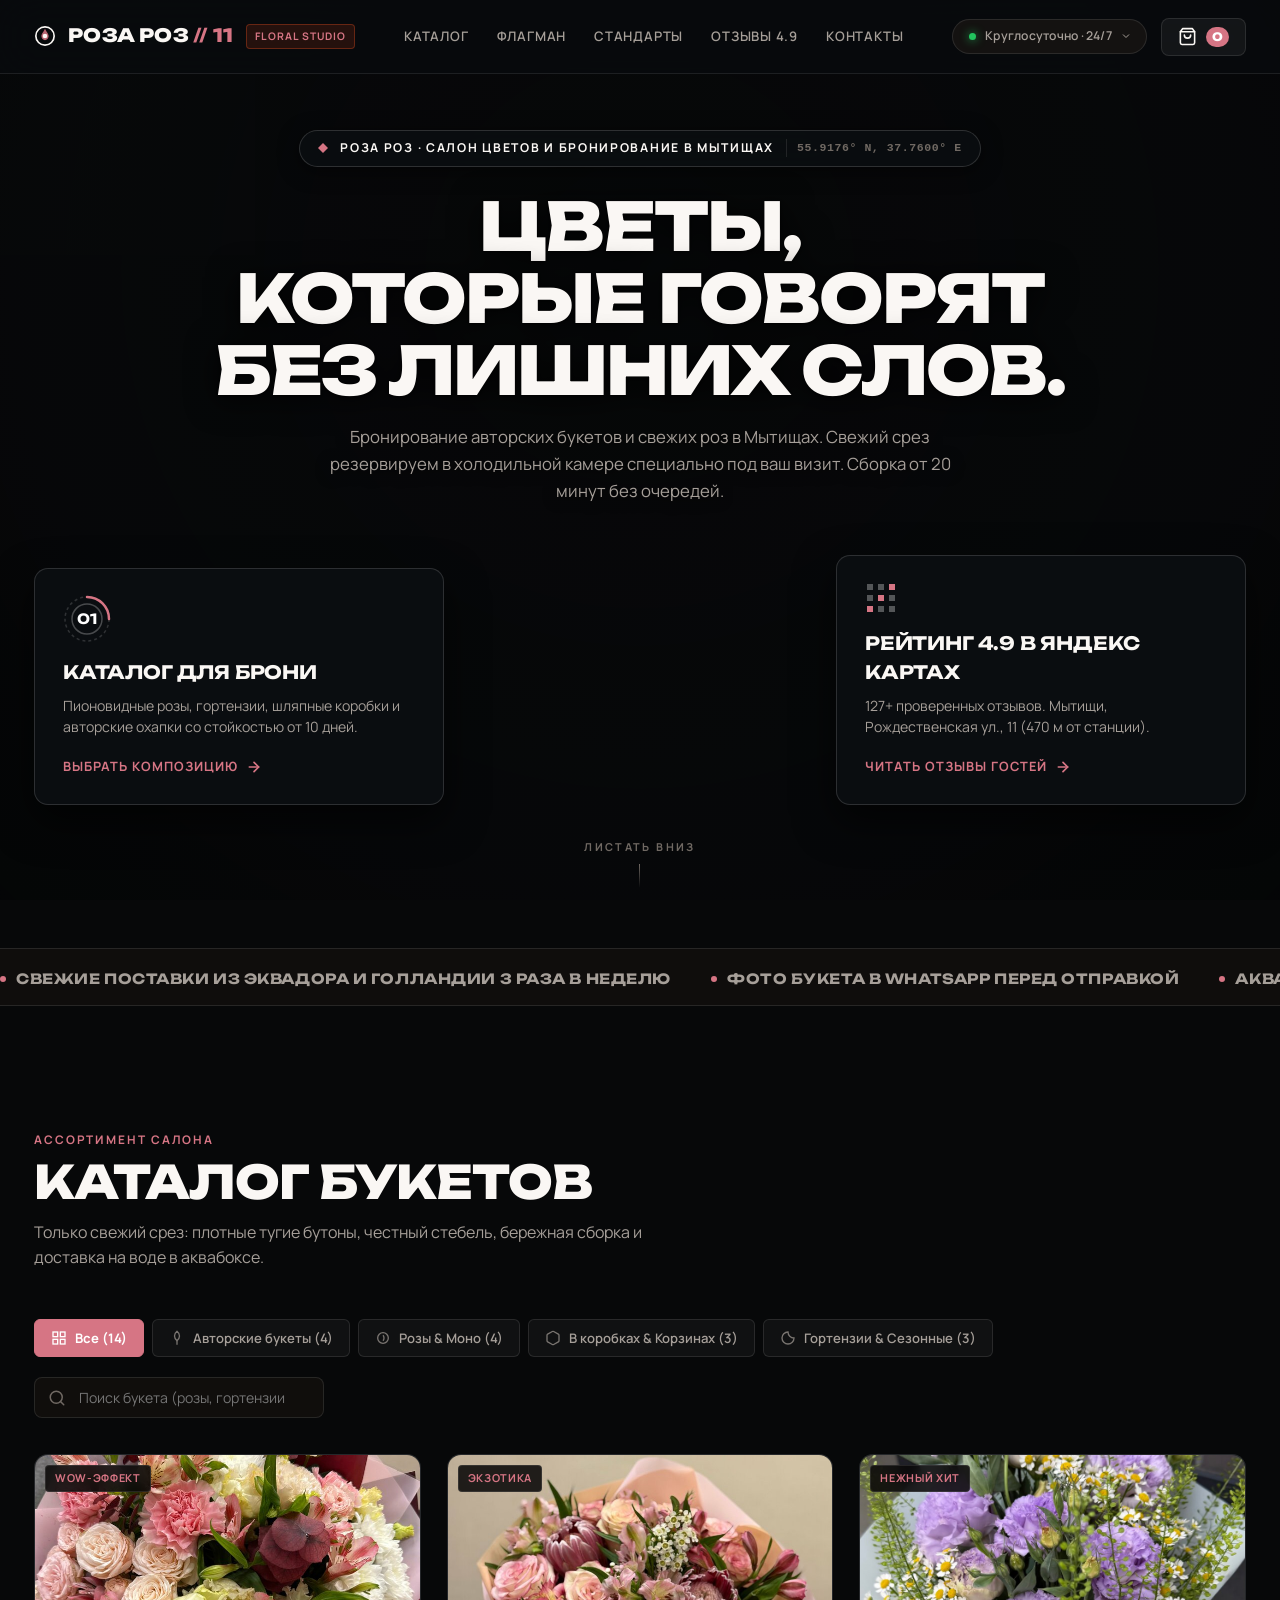
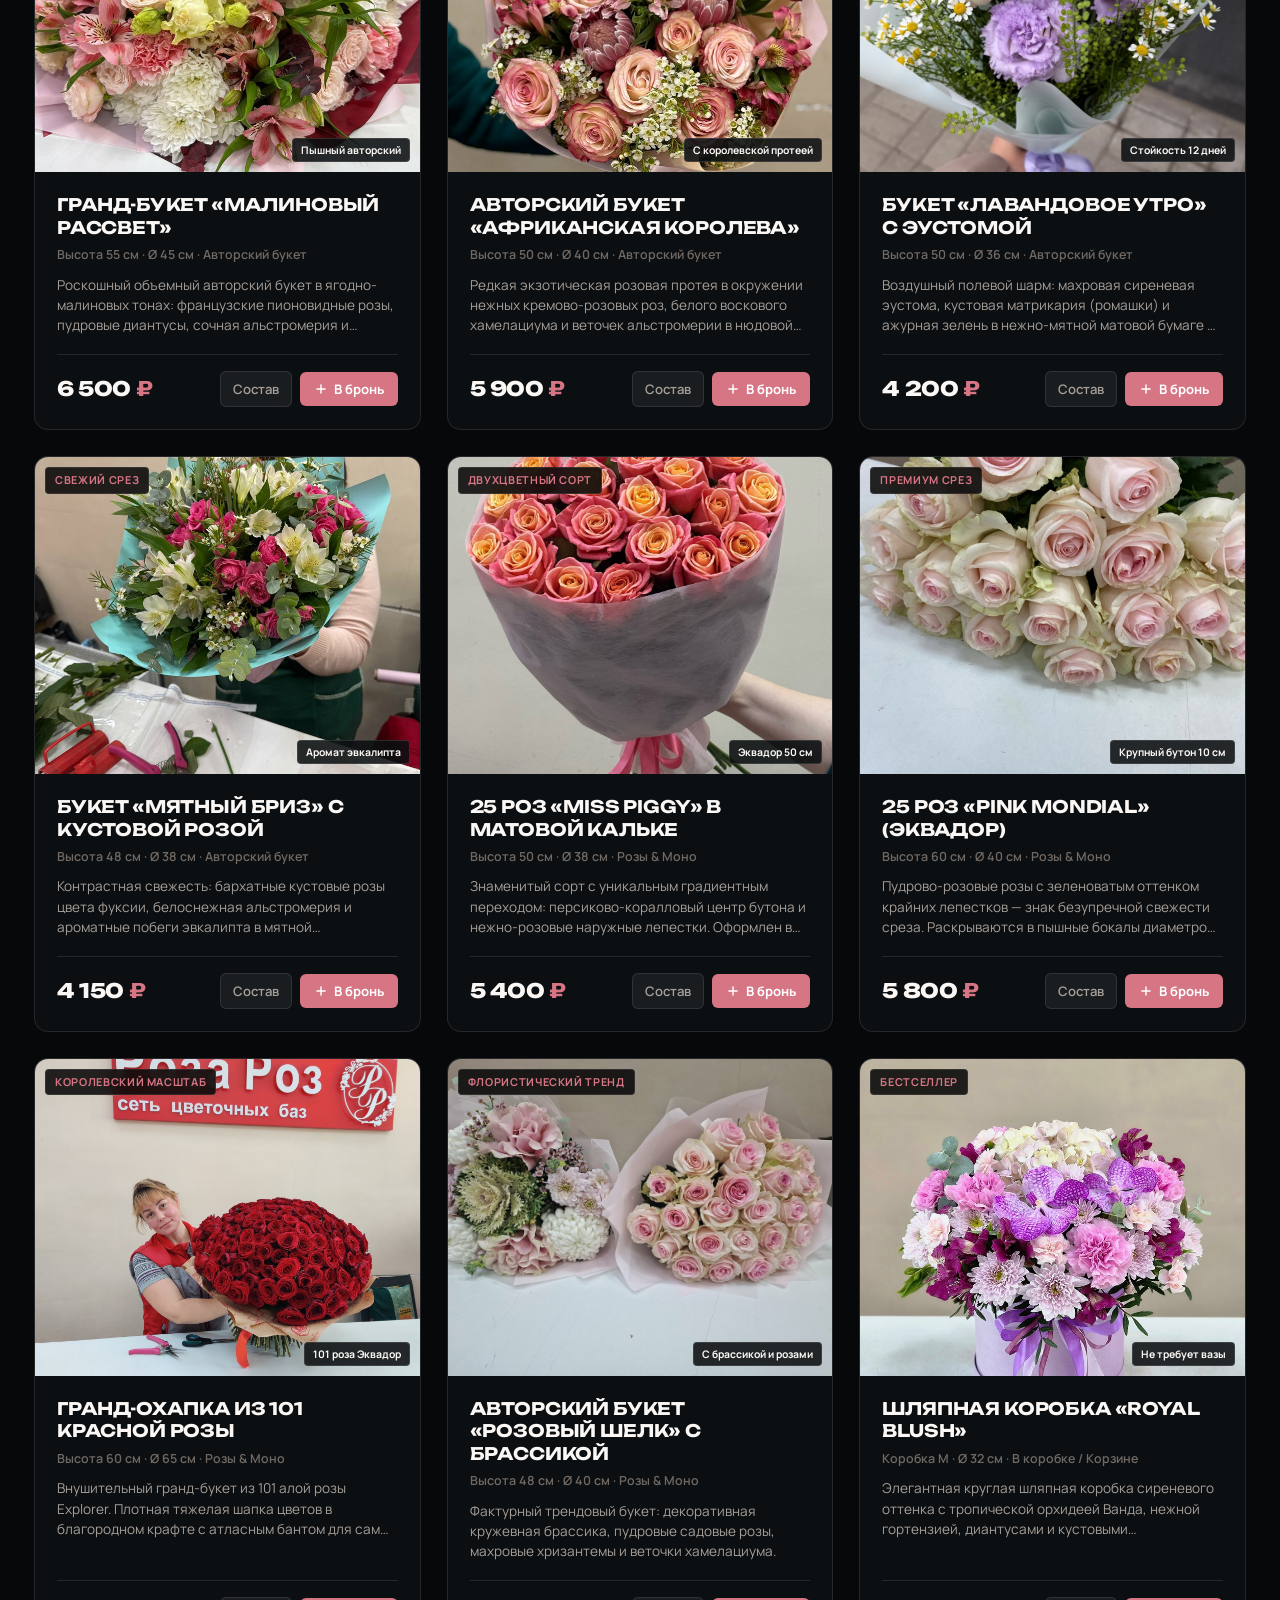
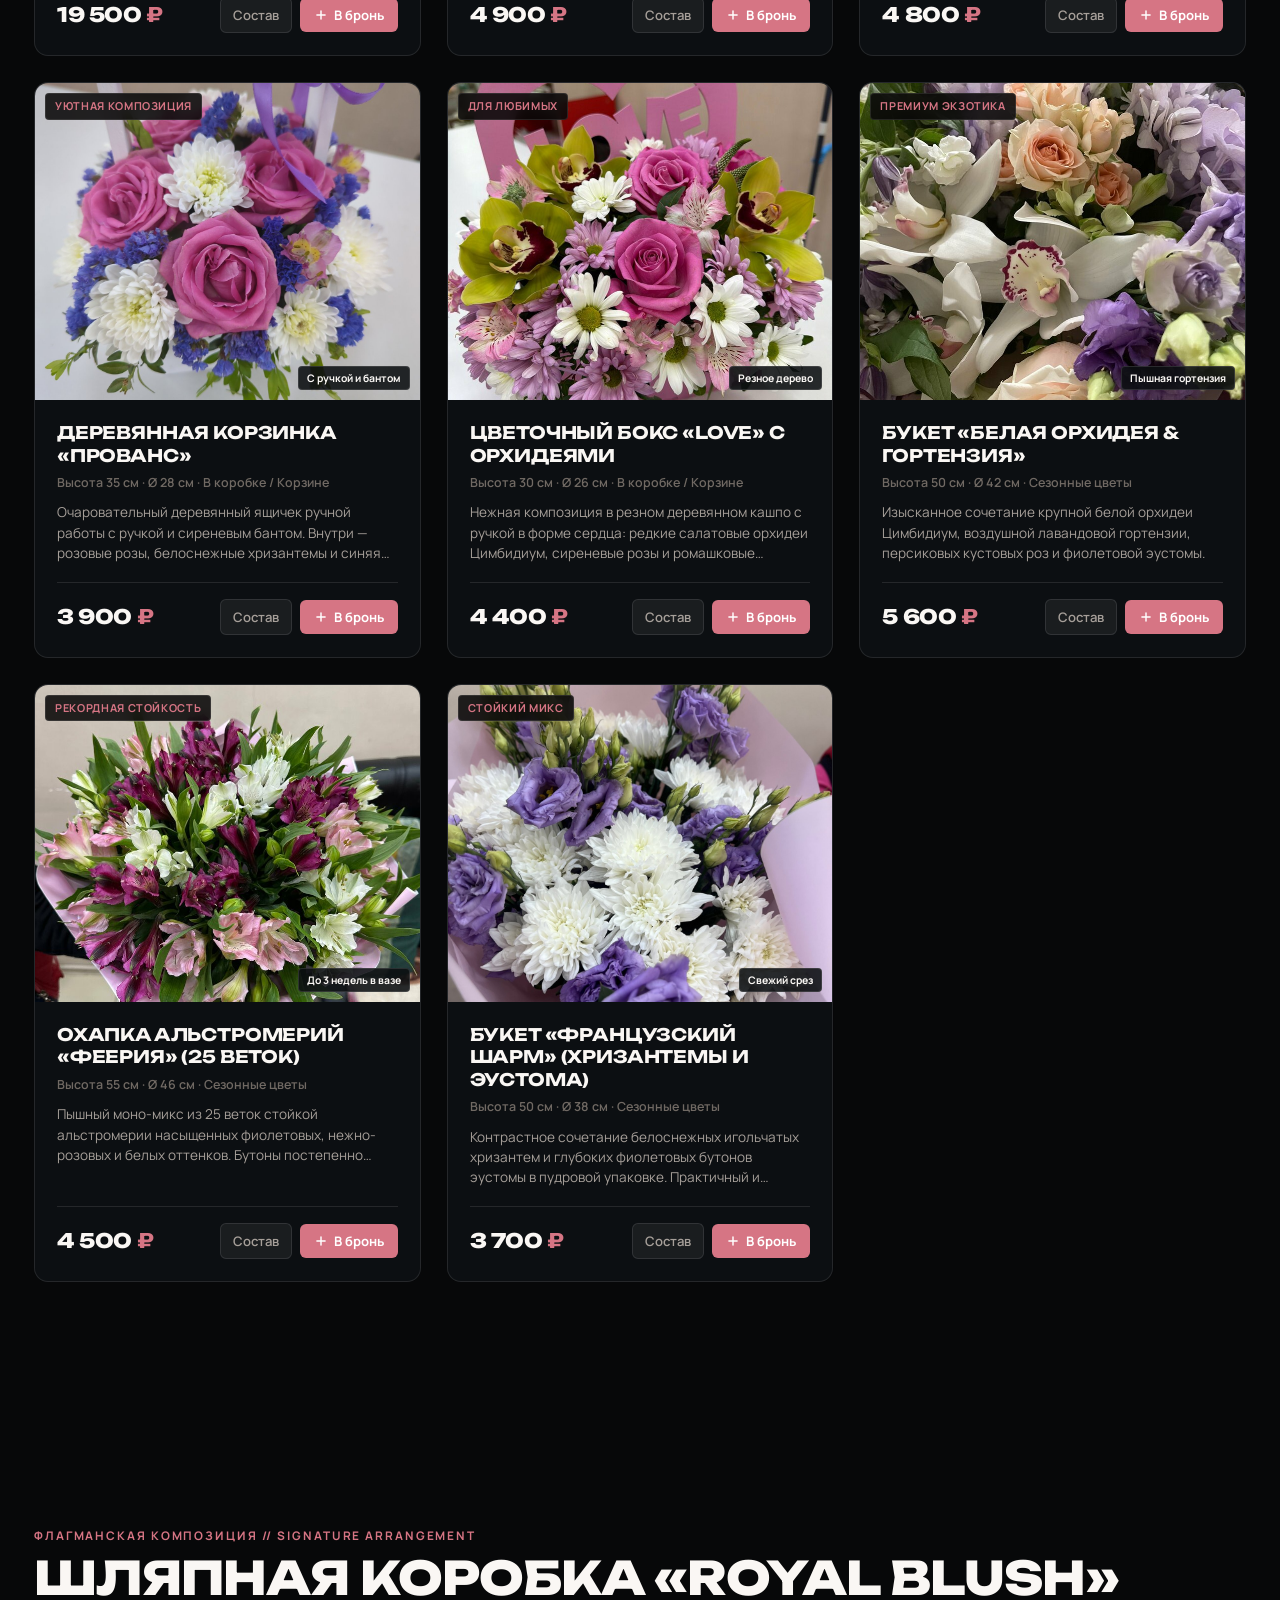
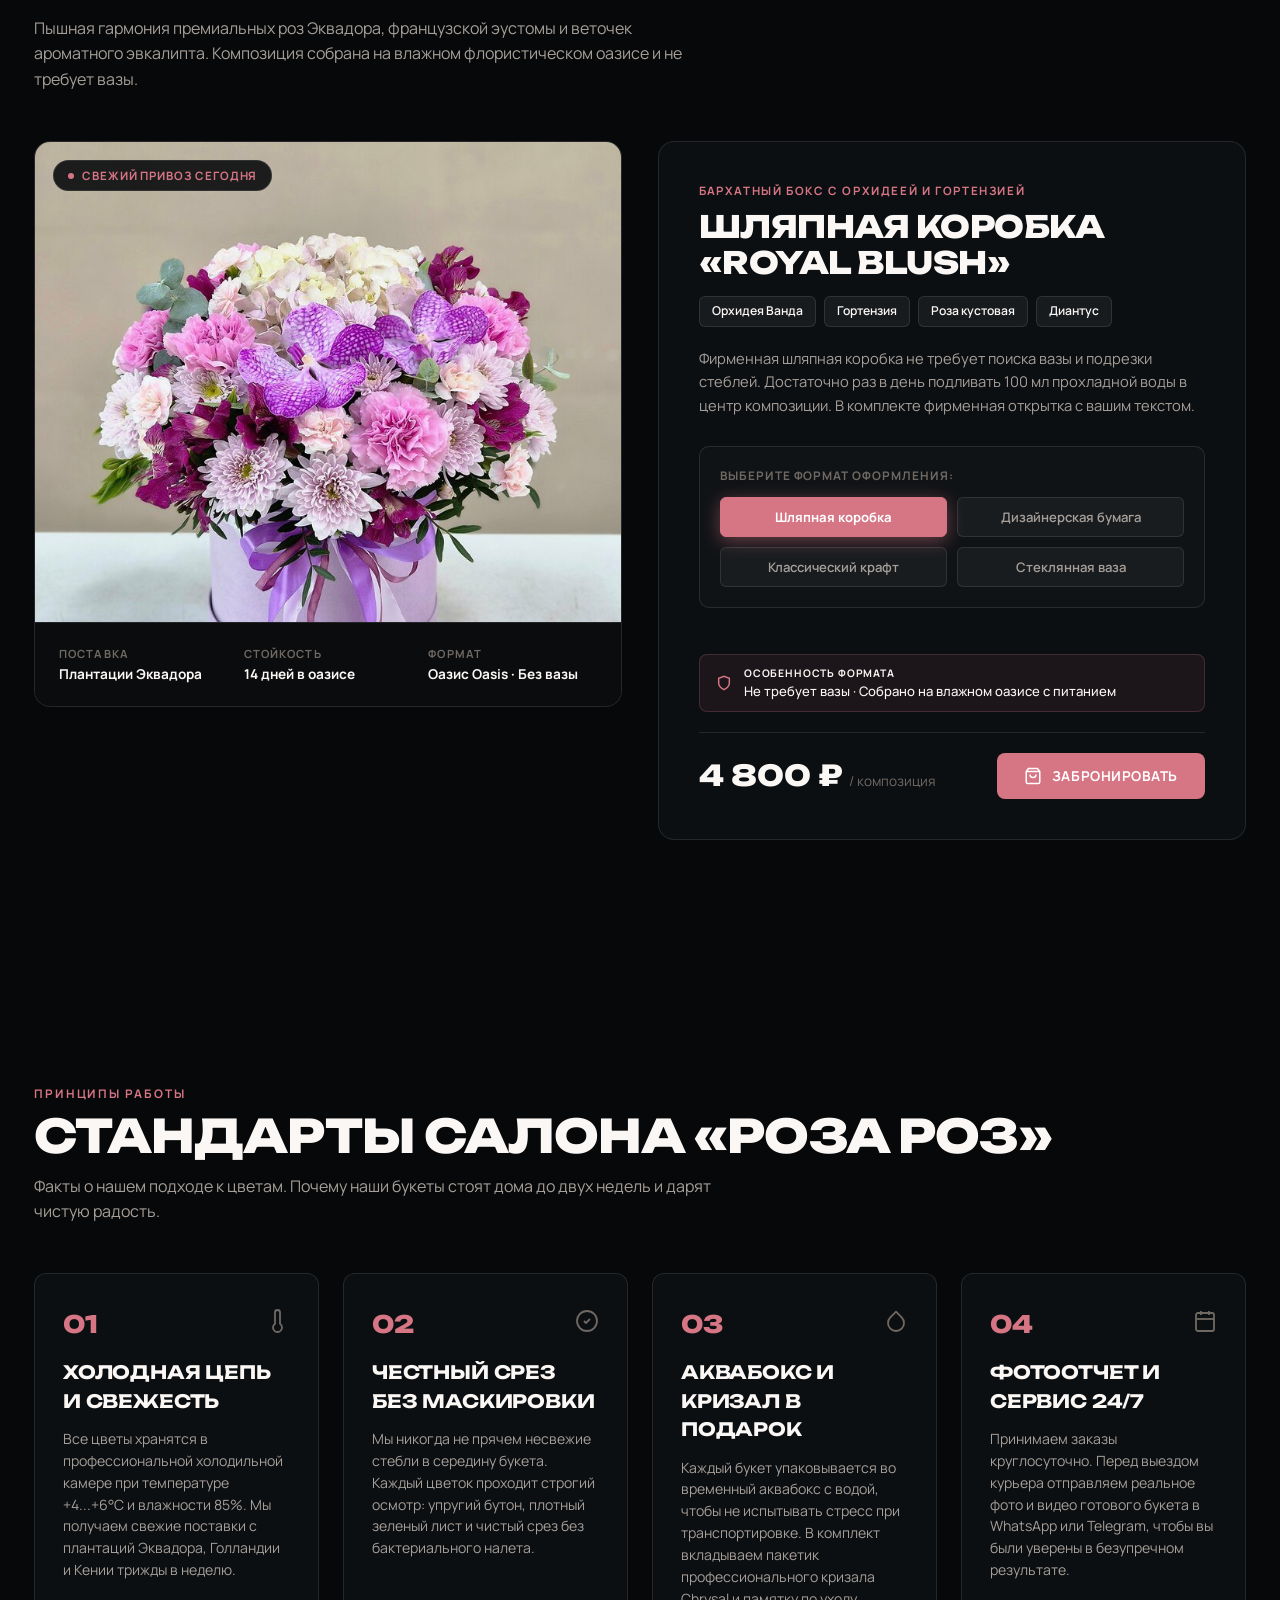
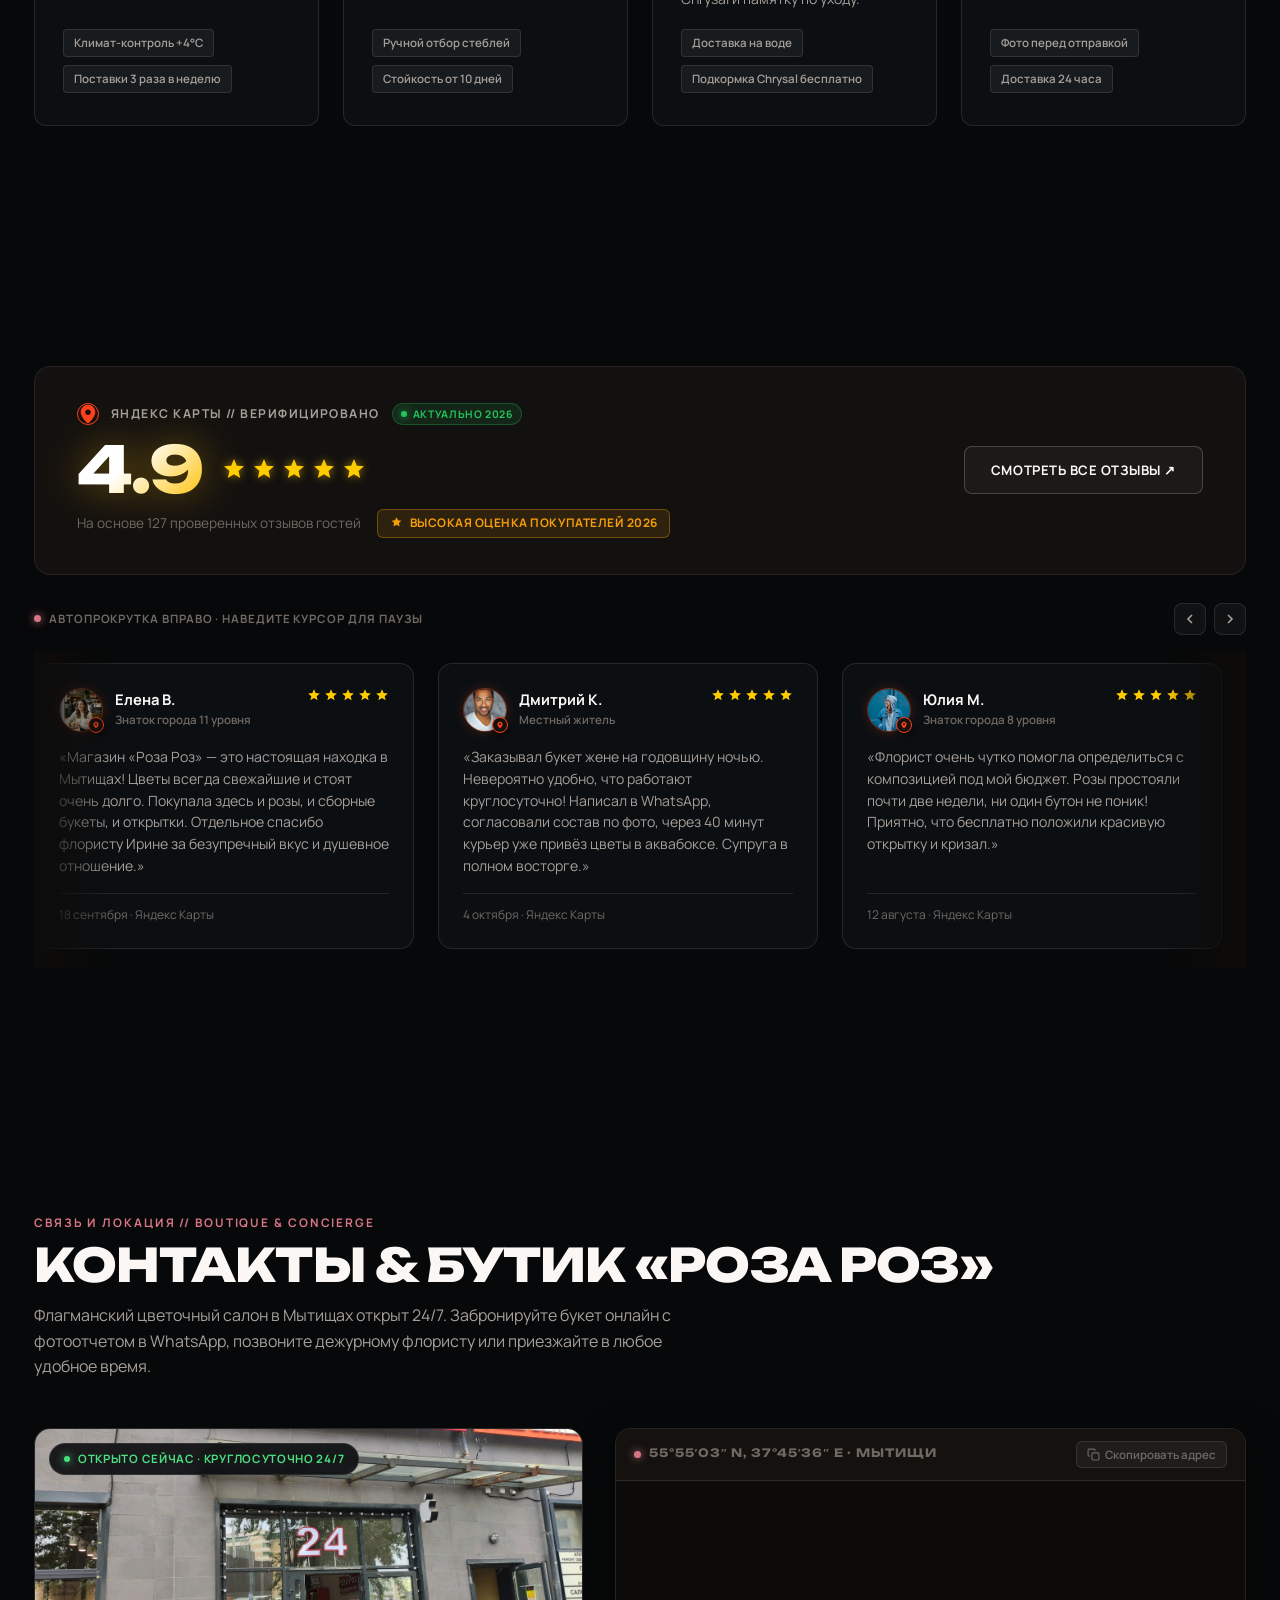
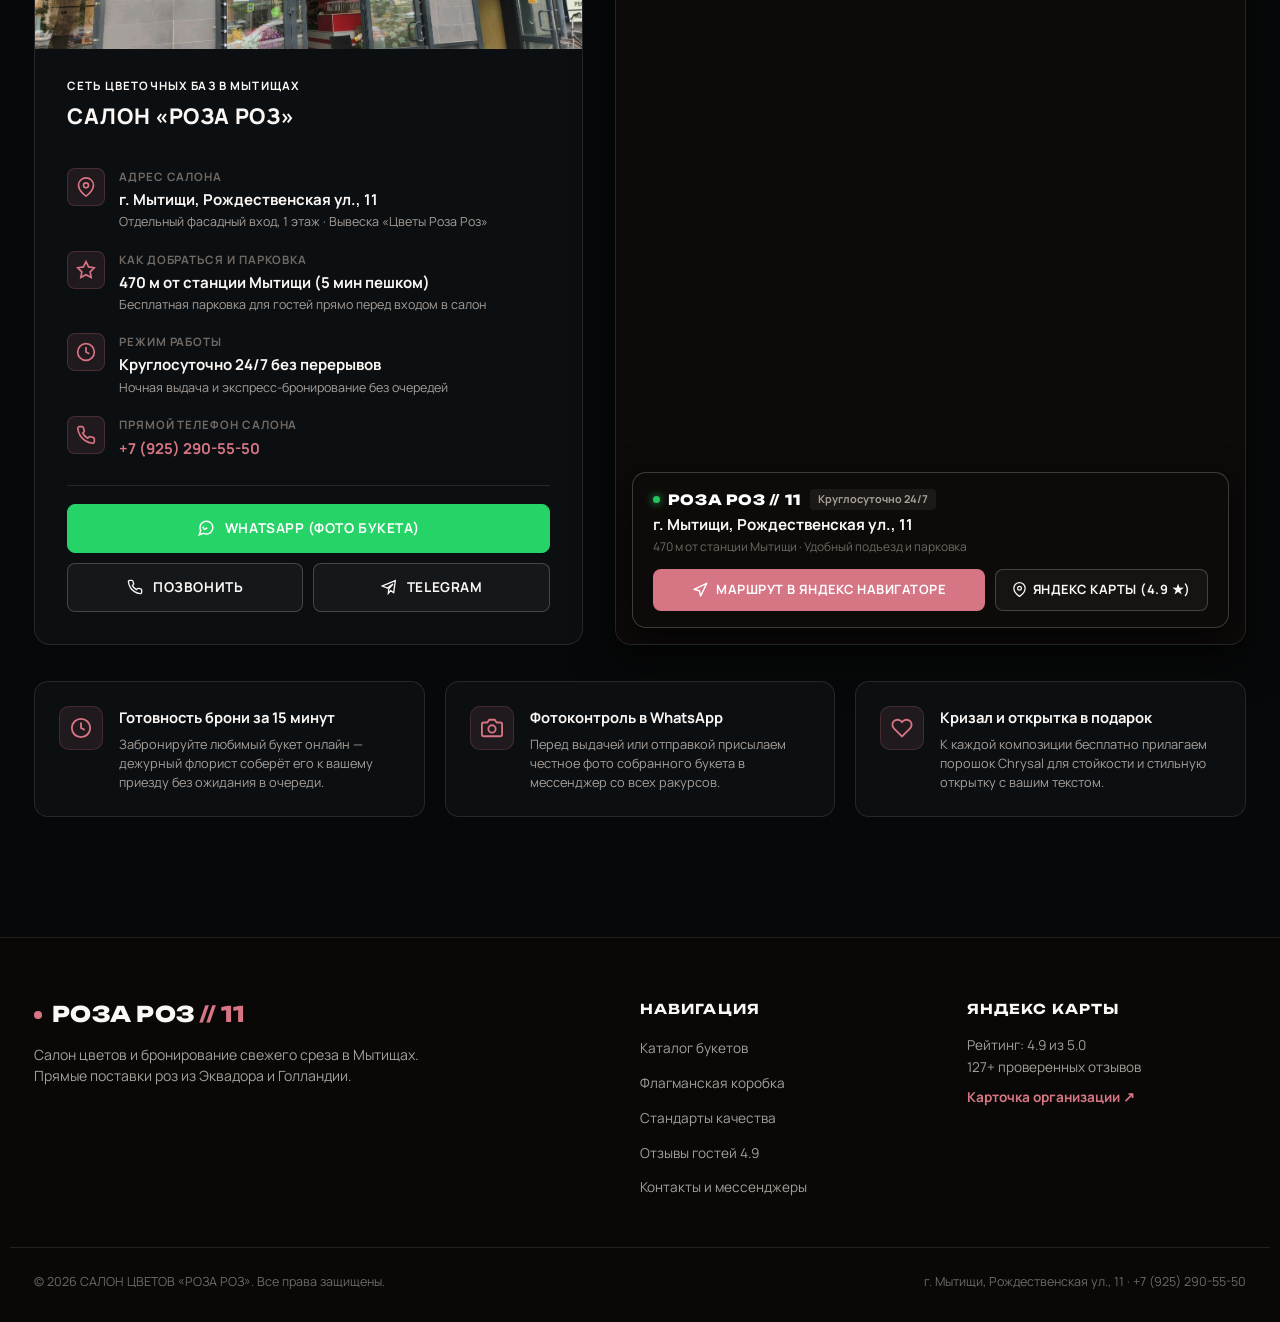
<file: index.html>
<!DOCTYPE html>
<html lang="ru">
<head>
  <meta charset="UTF-8">
  <meta name="viewport" content="width=device-width, initial-scale=1.0, maximum-scale=5.0">
  <title>РОЗА РОЗ — Салон цветов и круглосуточная доставка | Мытищи, Рождественская 11</title>
  <meta name="description" content="Флористический салон «Роза роз» в Мытищах: свежие розы Эквадора и Кении, авторские букеты, композиции в шляпных коробках. Доставка от 45 минут 24/7. Рейтинг 4.9 на Яндекс Картах.">
  
  <!-- Editorial & Avant-Garde Fonts: Unbounded + Manrope + Cormorant Garamond -->
  <link rel="preconnect" href="https://fonts.googleapis.com">
  <link rel="preconnect" href="https://fonts.gstatic.com" crossorigin>
  <link href="https://fonts.googleapis.com/css2?family=Cormorant+Garamond:ital,wght@0,500;0,600;0,700;1,400;1,600&family=Manrope:wght@400;500;600;700;800&family=Unbounded:wght@400;500;600;700;800;900&display=swap" rel="stylesheet">
  
  <link rel="stylesheet" href="styles.css">
</head>
<body>

  <!-- Video Background with Dynamic Hardware-Accelerated Scroll Blur & Parallax -->
  <div class="video-background-container" id="videoBgContainer" aria-hidden="true">
    <video class="bg-video" id="bgVideo" autoplay muted loop playsinline preload="auto">
      <source src="gemini_generated_video_e9bfe32d.mp4" type="video/mp4">
    </video>
    <!-- Vignette Tint -->
    <div class="video-overlay" id="videoOverlay"></div>
    <!-- Dynamic Blur Backdrop Filter Layer -->
    <div class="video-blur-layer" id="videoBlurLayer"></div>
  </div>

  <!-- Header / Navigation Bar with Hover Schedule Popup -->
  <header class="header" id="header">
    <div class="header-inner container">
      <!-- Luxury Brand Logo: РОЗА РОЗ // 11 -->
      <a href="#hero" class="brand-logo" aria-label="РОЗА РОЗ главная">
        <span class="logo-symbol">
          <svg width="22" height="22" viewBox="0 0 24 24" fill="none">
            <circle cx="12" cy="12" r="10" stroke="currentColor" stroke-width="1.8"/>
            <path d="M12 4 C14 8, 16 10, 16 12 C16 14.5, 14 16.5, 12 16.5 C10 16.5, 8 14.5, 8 12 C8 10, 10 8, 12 4 Z" fill="var(--accent-orange)" opacity="0.85"/>
            <circle cx="12" cy="12" r="2.5" fill="#faf7f4"/>
          </svg>
        </span>
        <span class="logo-text">РОЗА РОЗ<span class="logo-accent">// 11</span></span>
        <span class="logo-badge">FLORAL STUDIO</span>
      </a>

      <!-- Desktop Nav Menu -->
      <nav class="nav-menu" id="navMenu">
        <a href="#menu" class="nav-link">Каталог</a>
        <a href="#showcase" class="nav-link">Флагман</a>
        <a href="#facts" class="nav-link">Стандарты</a>
        <a href="#reviews" class="nav-link">Отзывы 4.9</a>
        <a href="#contacts" class="nav-link">Контакты</a>

        <div class="mobile-nav-quick-actions">
          <a href="tel:+79252905550" class="mobile-nav-phone-btn">
            <svg width="18" height="18" viewBox="0 0 24 24" fill="none" stroke="currentColor" stroke-width="2">
              <path d="M22 16.92v3a2 2 0 01-2.18 2 19.79 19.79 0 01-8.63-3.07 19.5 19.5 0 01-6-6 19.79 19.79 0 01-3.07-8.67A2 2 0 014.11 2h3a2 2 0 012 1.72 12.84 12.84 0 00.7 2.81 2 2 0 01-.45 2.11L8.09 9.91a16 16 0 006 6l1.27-1.27a2 2 0 012.11-.45 12.84 12.84 0 002.81.7A2 2 0 0122 16.92z"/>
            </svg>
            <span>+7 (925) 290-55-50</span>
          </a>
          <a href="https://wa.me/79252905550" target="_blank" rel="noopener noreferrer" class="mobile-nav-wa-btn">
            <svg width="18" height="18" viewBox="0 0 24 24" fill="none" stroke="currentColor" stroke-width="2">
              <path d="M21 11.5a8.38 8.38 0 0 1-.9 3.8 8.5 8.5 0 0 1-7.6 4.7 8.38 8.38 0 0 1-3.8-.9L3 21l1.9-5.7a8.38 8.38 0 0 1-.9-3.8 8.5 8.5 0 0 1 4.7-7.6 8.38 8.38 0 0 1 3.8-.9h.5a8.48 8.48 0 0 1 8 8v.5z"/>
            </svg>
            <span>Написать в WhatsApp</span>
          </a>
          <div class="mobile-nav-badge">
            <span class="status-dot-mini"></span>
            <span>Мытищи, Рождественская 11 · 24/7</span>
          </div>
        </div>
      </nav>

      <!-- Status (with Hover Dropdown for schedule) & Cart Trigger -->
      <div class="header-actions">
        
        <!-- Live Status Trigger with Hover Schedule Popover -->
        <div class="schedule-trigger-wrapper" id="scheduleTriggerWrapper">
          <div class="live-status-badge" id="liveStatusBadge">
            <span class="status-indicator-ring">
              <span class="status-dot"></span>
            </span>
            <span class="status-text">Круглосуточно · 24/7</span>
            <svg class="chevron-micro" width="12" height="12" viewBox="0 0 24 24" fill="none" stroke="currentColor" stroke-width="2">
              <polyline points="6 9 12 15 18 9"></polyline>
            </svg>
          </div>

          <!-- Schedule Dropdown Card -->
          <div class="schedule-dropdown" id="scheduleDropdown">
            <div class="schedule-dropdown-header">
              <div class="dropdown-title">РЕЖИМ РАБОТЫ</div>
              <div class="dropdown-live-status">
                <span class="status-dot-mini"></span>
                <span>Сейчас открыто</span>
              </div>
            </div>
            <div class="schedule-table">
              <div class="schedule-row">
                <span class="schedule-days">Салон на Рождественской, 11</span>
                <span class="schedule-hours">Круглосуточно</span>
              </div>
              <div class="schedule-row">
                <span class="schedule-days">Курьерская доставка</span>
                <span class="schedule-hours">24/7 от 45 мин</span>
              </div>
              <div class="schedule-row sub-row">
                <span class="schedule-days">Сборка авторских букетов</span>
                <span class="schedule-hours">от 20 минут</span>
              </div>
            </div>
            <div class="schedule-dropdown-footer">
              <svg width="14" height="14" viewBox="0 0 24 24" fill="none" stroke="currentColor" stroke-width="2">
                <path d="M21 10c0 7-9 13-9 13s-9-6-9-13a9 9 0 0118 0z"/>
                <circle cx="12" cy="10" r="3"/>
              </svg>
              <span>г. Мытищи, Рождественская ул., 11</span>
            </div>
          </div>
        </div>

        <!-- Cart Button -->
        <button class="cart-trigger-btn" id="openCartBtn" aria-label="Открыть корзину">
          <svg class="cart-icon" width="19" height="19" viewBox="0 0 24 24" fill="none" stroke="currentColor" stroke-width="2" stroke-linecap="round" stroke-linejoin="round">
            <path d="M6 2L3 6v14a2 2 0 002 2h14a2 2 0 002-2V6l-3-4z"/>
            <line x1="3" y1="6" x2="21" y2="6"/>
            <path d="M16 10a4 4 0 01-8 0"/>
          </svg>
          <span class="cart-count" id="cartCount">0</span>
        </button>

        <!-- Burger Toggle for Mobile -->
        <button class="burger-btn" id="burgerBtn" aria-label="Меню навигации">
          <span class="burger-line"></span>
          <span class="burger-line"></span>
        </button>
      </div>
    </div>
  </header>

  <main>
    <!-- HERO SECTION -->
    <section class="hero-section" id="hero">
      <div class="container hero-container">
        
        <!-- Eyebrow label -->
        <div class="hero-top-eyebrow">
          <span class="eyebrow-accent">
            <svg width="10" height="10" viewBox="0 0 10 10" fill="none">
              <polygon points="5,0 10,5 5,10 0,5" fill="var(--accent-orange)"/>
            </svg>
          </span>
          <span class="eyebrow-text">РОЗА РОЗ · САЛОН ЦВЕТОВ И БРОНИРОВАНИЕ В МЫТИЩАХ</span>
          <span class="eyebrow-coords">55.9176° N, 37.7600° E</span>
        </div>

        <!-- Main Giant Monolithic Headline -->
        <div class="hero-title-wrapper">
          <h1 class="hero-title">
            ЦВЕТЫ,<br>
            КОТОРЫЕ ГОВОРЯТ<br>
            БЕЗ ЛИШНИХ СЛОВ.
          </h1>
          <p class="hero-description" style="max-width: 660px; margin: 18px auto 0; font-size: 1.05rem; color: var(--text-muted); line-height: 1.6; text-shadow: 0 2px 14px rgba(0,0,0,0.95);">
            Бронирование авторских букетов и свежих роз в Мытищах. Свежий срез резервируем в холодильной камере специально под ваш визит. Сборка от 20 минут без очередей.
          </p>
        </div>

        <!-- Lower Interactive Blocks -->
        <div class="hero-bottom-grid">
          
          <!-- Left Element -->
          <a href="#menu" class="hero-card hero-card-left" id="heroMenuShortcut">
            <div class="hero-card-marker">
              <div class="radar-circle">
                <svg class="radar-svg" viewBox="0 0 48 48" fill="none">
                  <circle cx="24" cy="24" r="22" stroke="rgba(255,255,255,0.15)" stroke-width="1.5" stroke-dasharray="3 3"/>
                  <circle cx="24" cy="24" r="15" stroke="rgba(255,255,255,0.25)" stroke-width="1.5"/>
                  <path d="M24 2 A 22 22 0 0 1 46 24" stroke="var(--accent-orange)" stroke-width="2.5" stroke-linecap="round"/>
                </svg>
                <span class="radar-num">01</span>
              </div>
            </div>
            <div class="hero-card-content">
              <h2 class="hero-card-title">КАТАЛОГ ДЛЯ БРОНИ</h2>
              <p class="hero-card-desc">
                Пионовидные розы, гортензии, шляпные коробки и авторские охапки со стойкостью от 10 дней.
              </p>
              <div class="hero-card-action">
                <span>Выбрать композицию</span>
                <svg class="arrow-icon" width="16" height="16" viewBox="0 0 24 24" fill="none" stroke="currentColor" stroke-width="2.5" stroke-linecap="round" stroke-linejoin="round">
                  <line x1="5" y1="12" x2="19" y2="12"></line>
                  <polyline points="12 5 19 12 12 19"></polyline>
                </svg>
              </div>
            </div>
          </a>

          <!-- Right Element -->
          <a href="#reviews" class="hero-card hero-card-right" id="heroLocationShortcut">
            <div class="hero-card-marker">
              <div class="matrix-badge">
                <svg width="32" height="32" viewBox="0 0 32 32" fill="none">
                  <rect x="2" y="2" width="6" height="6" fill="rgba(255,255,255,0.3)"/>
                  <rect x="13" y="2" width="6" height="6" fill="rgba(255,255,255,0.3)"/>
                  <rect x="24" y="2" width="6" height="6" fill="var(--accent-orange)"/>
                  <rect x="2" y="13" width="6" height="6" fill="rgba(255,255,255,0.3)"/>
                  <rect x="13" y="13" width="6" height="6" fill="var(--accent-orange)"/>
                  <rect x="24" y="13" width="6" height="6" fill="rgba(255,255,255,0.3)"/>
                  <rect x="2" y="24" width="6" height="6" fill="var(--accent-orange)"/>
                  <rect x="13" y="24" width="6" height="6" fill="rgba(255,255,255,0.3)"/>
                  <rect x="24" y="24" width="6" height="6" fill="rgba(255,255,255,0.3)"/>
                </svg>
              </div>
            </div>
            <div class="hero-card-content">
              <h2 class="hero-card-title">РЕЙТИНГ 4.9 В ЯНДЕКС КАРТАХ</h2>
              <p class="hero-card-desc">
                127+ проверенных отзывов. Мытищи, Рождественская ул., 11 (470 м от станции).
              </p>
              <div class="hero-card-action">
                <span>Читать отзывы гостей</span>
                <svg class="arrow-icon" width="16" height="16" viewBox="0 0 24 24" fill="none" stroke="currentColor" stroke-width="2.5" stroke-linecap="round" stroke-linejoin="round">
                  <line x1="5" y1="12" x2="19" y2="12"></line>
                  <polyline points="12 5 19 12 12 19"></polyline>
                </svg>
              </div>
            </div>
          </a>

        </div>

        <!-- Scroll down indicator -->
        <div class="hero-scroll-cue">
          <span class="scroll-cue-text">ЛИСТАТЬ ВНИЗ</span>
          <div class="scroll-cue-line"></div>
        </div>

      </div>
    </section>

    <!-- Ticker Strip -->
    <section class="ticker-strip" aria-hidden="true">
      <div class="ticker-track">
        <div class="ticker-item"><span class="ticker-dot"></span> СВЕЖИЕ ПОСТАВКИ ИЗ ЭКВАДОРА И ГОЛЛАНДИИ 3 РАЗА В НЕДЕЛЮ</div>
        <div class="ticker-item"><span class="ticker-dot"></span> ФОТО БУКЕТА В WHATSAPP ПЕРЕД ОТПРАВКОЙ</div>
        <div class="ticker-item"><span class="ticker-dot"></span> АКВАБОКС И КРИЗАЛ В ПОДАРОК К КАЖДОМУ ЗАКАЗУ</div>
        <div class="ticker-item"><span class="ticker-dot"></span> КРУГЛОСУТОЧНАЯ ДОСТАВКА 24/7 ОТ 45 МИНУТ</div>
        <div class="ticker-item"><span class="ticker-dot"></span> РЕЙТИНГ 4.9 В ЯНДЕКС КАРТАХ · 127 ОТЗЫВОВ</div>
        <div class="ticker-item"><span class="ticker-dot"></span> ОТКРЫТКА С ВАШИМ ТЕКСТОМ БЕСПЛАТНО</div>
        <div class="ticker-item"><span class="ticker-dot"></span> СТОЙКОСТЬ ЦВЕТОВ ОТ 10 ДО 14 ДНЕЙ</div>
        <div class="ticker-item"><span class="ticker-dot"></span> СВЕЖИЕ ПОСТАВКИ ИЗ ЭКВАДОРА И ГОЛЛАНДИИ 3 РАЗА В НЕДЕЛЮ</div>
        <div class="ticker-item"><span class="ticker-dot"></span> ФОТО БУКЕТА В WHATSAPP ПЕРЕД ОТПРАВКОЙ</div>
        <div class="ticker-item"><span class="ticker-dot"></span> АКВАБОКС И КРИЗАЛ В ПОДАРОК К КАЖДОМУ ЗАКАЗУ</div>
        <div class="ticker-item"><span class="ticker-dot"></span> КРУГЛОСУТОЧНАЯ ДОСТАВКА 24/7 ОТ 45 МИНУТ</div>
        <div class="ticker-item"><span class="ticker-dot"></span> РЕЙТИНГ 4.9 В ЯНДЕКС КАРТАХ · 127 ОТЗЫВОВ</div>
        <div class="ticker-item"><span class="ticker-dot"></span> ОТКРЫТКА С ВАШИМ ТЕКСТОМ БЕСПЛАТНО</div>
        <div class="ticker-item"><span class="ticker-dot"></span> СТОЙКОСТЬ ЦВЕТОВ ОТ 10 ДО 14 ДНЕЙ</div>
      </div>
    </section>

    <!-- MENU / CATALOG SECTION -->
    <section class="menu-section section-padding" id="menu">
      <div class="container">
        
        <div class="section-header">
          <div class="section-label">АССОРТИМЕНТ САЛОНА</div>
          <h2 class="section-title">КАТАЛОГ БУКЕТОВ</h2>
          <p class="section-subtitle">
            Только свежий срез: плотные тугие бутоны, честный стебель, бережная сборка и доставка на воде в аквабоксе.
          </p>
        </div>

        <!-- Controls: Category Filters & Live Search -->
        <div class="catalog-controls">
          <div class="category-tabs" id="categoryTabs">
            <button class="cat-btn active" data-category="all">
              <svg class="cat-icon" width="16" height="16" viewBox="0 0 24 24" fill="none" stroke="currentColor" stroke-width="2">
                <rect x="3" y="3" width="7" height="7"/>
                <rect x="14" y="3" width="7" height="7"/>
                <rect x="14" y="14" width="7" height="7"/>
                <rect x="3" y="14" width="7" height="7"/>
              </svg>
              <span>Все (14)</span>
            </button>
            <button class="cat-btn" data-category="author">
              <svg class="cat-icon" width="16" height="16" viewBox="0 0 24 24" fill="none" stroke="currentColor" stroke-width="2">
                <path d="M12 2C7 6 7 12 12 16 C17 12 17 6 12 2 Z"/>
                <path d="M12 16 L12 22"/>
              </svg>
              <span>Авторские букеты (4)</span>
            </button>
            <button class="cat-btn" data-category="roses">
              <svg class="cat-icon" width="16" height="16" viewBox="0 0 24 24" fill="none" stroke="currentColor" stroke-width="2">
                <circle cx="12" cy="12" r="8"/>
                <path d="M12 8c2 2 2 6 0 8"/>
              </svg>
              <span>Розы & Моно (4)</span>
            </button>
            <button class="cat-btn" data-category="boxes">
              <svg class="cat-icon" width="16" height="16" viewBox="0 0 24 24" fill="none" stroke="currentColor" stroke-width="2">
                <path d="M21 8a2 2 0 0 0-1-1.73l-7-4a2 2 0 0 0-2 0l-7 4A2 2 0 0 0 3 8v8a2 2 0 0 0 1 1.73l7 4a2 2 0 0 0 2 0l7-4A2 2 0 0 0 21 16Z"/>
              </svg>
              <span>В коробках & Корзинах (3)</span>
            </button>
            <button class="cat-btn" data-category="seasonal">
              <svg class="cat-icon" width="16" height="16" viewBox="0 0 24 24" fill="none" stroke="currentColor" stroke-width="2">
                <path d="M12 3a9 9 0 0 0 9 9 9 9 0 1 1-9-9Z"/>
              </svg>
              <span>Гортензии & Сезонные (3)</span>
            </button>
          </div>

          <div class="search-box">
            <svg class="search-icon" width="18" height="18" viewBox="0 0 24 24" fill="none" stroke="currentColor" stroke-width="2" stroke-linecap="round" stroke-linejoin="round">
              <circle cx="11" cy="11" r="8"/>
              <line x1="21" y1="21" x2="16.65" y2="16.65"/>
            </svg>
            <input type="text" id="catalogSearch" placeholder="Поиск букета (розы, гортензии, пионы, коробка)..." aria-label="Поиск по каталогу цветов">
            <button class="clear-search-btn" id="clearSearchBtn" aria-label="Очистить поиск" style="display:none;">
              <svg width="14" height="14" viewBox="0 0 24 24" fill="none" stroke="currentColor" stroke-width="2.5" stroke-linecap="round">
                <line x1="18" y1="6" x2="6" y2="18"></line>
                <line x1="6" y1="6" x2="18" y2="18"></line>
              </svg>
            </button>
          </div>
        </div>

        <!-- Catalog Grid -->
        <div class="catalog-grid" id="catalogGrid">
          <!-- Dynamically populated via script.js -->
        </div>

      </div>
    </section>

    <!-- FLAGSHIP SHOWCASE (ФЛАГМАНСКАЯ КОМПОЗИЦИЯ) -->
    <section class="beans-showcase-section section-padding" id="showcase">
      <div class="container">
        <div class="section-header">
          <div class="section-label">ФЛАГМАНСКАЯ КОМПОЗИЦИЯ // SIGNATURE ARRANGEMENT</div>
          <h2 class="section-title">ШЛЯПНАЯ КОРОБКА «ROYAL BLUSH»</h2>
          <p class="section-subtitle">
            Пышная гармония премиальных роз Эквадора, французской эустомы и веточек ароматного эвкалипта. Композиция собрана на влажном флористическом оазисе и не требует вазы.
          </p>
        </div>

        <div class="beans-editorial-grid">
          
          <!-- Large Visual Card -->
          <div class="beans-media-card">
            <div class="beans-image-wrap">
              <img id="beansShowcaseImg" src="assets/images/curated/catalog_5_hatbox_royal.jpg" alt="Шляпная коробка Royal Blush в салоне Роза роз" loading="lazy">
              <div class="beans-float-badge">
                <span class="badge-dot"></span>
                <span>СВЕЖИЙ ПРИВОЗ СЕГОДНЯ</span>
              </div>
            </div>
            <div class="beans-profile-row">
              <div class="profile-item">
                <div class="profile-label">ПОСТАВКА</div>
                <div class="profile-val">Плантации Эквадора</div>
              </div>
              <div class="profile-item">
                <div class="profile-label">СТОЙКОСТЬ</div>
                <div class="profile-val">10–14 дней в оазисе</div>
              </div>
              <div class="profile-item">
                <div class="profile-label">ФОРМАТ</div>
                <div class="profile-val" id="beansProfileFormat">Оазис Oasis · Без вазы</div>
              </div>
            </div>
          </div>

          <!-- Interactive Selection Card -->
          <div class="beans-config-card">
            <div class="beans-card-tag">ЛУЧШИЙ ВЫБОР ДЛЯ ПРАЗДНИКА И ПОДАРКА</div>
            <h3 class="beans-card-title">ШЛЯПНАЯ КОРОБКА «ROYAL BLUSH»</h3>
            <div class="beans-descriptors">
              <span class="desc-pill">Орхидея Ванда</span>
              <span class="desc-pill">Гортензия</span>
              <span class="desc-pill">Роза кустовая</span>
              <span class="desc-pill">Диантус</span>
            </div>

            <p class="beans-description">
              Фирменная шляпная коробка не требует поиска вазы и подрезки стеблей. Достаточно раз в день подливать 100 мл прохладной воды в центр композиции. В комплекте фирменная открытка с вашим текстом.
            </p>

            <!-- Packaging Selector Tool -->
            <div class="grind-selector-box">
              <div class="selector-title">ВЫБЕРИТЕ ФОРМАТ ОФОРМЛЕНИЯ:</div>
              <div class="grind-options-grid" id="grindOptionsGrid">
                <button class="grind-pill active" data-grind="Шляпная коробка">Шляпная коробка</button>
                <button class="grind-pill" data-grind="Дизайнерская бумага">Дизайнерская бумага</button>
                <button class="grind-pill" data-grind="Классический крафт">Классический крафт</button>
                <button class="grind-pill" data-grind="Стеклянная ваза">Стеклянная ваза</button>
              </div>
            </div>

            <!-- Dedicated Format Feature Strip (fixed height, zero layout shift) -->
            <div class="packaging-feature-card">
              <div class="pfc-icon">
                <svg width="16" height="16" viewBox="0 0 24 24" fill="none" stroke="currentColor" stroke-width="2.2">
                  <path d="M12 22s8-4 8-10V5l-8-3-8 3v7c0 6 8 10 8 10z"/>
                </svg>
              </div>
              <div class="pfc-content">
                <span class="pfc-label">ОСОБЕННОСТЬ ФОРМАТА</span>
                <span class="pfc-text" id="packagingNoteText">Не требует вазы · Собрано на влажном оазисе с питанием</span>
              </div>
            </div>

            <!-- Price & Order Bar -->
            <div class="beans-order-bar">
              <div class="beans-price-box">
                <span class="beans-price-value">4 800&nbsp;₽</span>
                <span class="beans-price-meta">/ композиция</span>
              </div>
              <button class="btn btn-primary" id="addBeansToCartBtn">
                <svg width="18" height="18" viewBox="0 0 24 24" fill="none" stroke="currentColor" stroke-width="2">
                  <path d="M6 2L3 6v14a2 2 0 002 2h14a2 2 0 002-2V6l-3-4z"/>
                  <line x1="3" y1="6" x2="21" y2="6"/>
                  <path d="M16 10a4 4 0 01-8 0"/>
                </svg>
                <span>Забронировать</span>
              </button>
            </div>
          </div>

        </div>
      </div>
    </section>

    <!-- FACTS & STANDARDS -->
    <section class="standards-section section-padding" id="facts">
      <div class="container">
        
        <div class="section-header">
          <div class="section-label">ПРИНЦИПЫ РАБОТЫ</div>
          <h2 class="section-title">СТАНДАРТЫ САЛОНА «РОЗА РОЗ»</h2>
          <p class="section-subtitle">
            Факты о нашем подходе к цветам. Почему наши букеты стоят дома до двух недель и дарят чистую радость.
          </p>
        </div>

        <div class="standards-grid">
          
          <div class="standard-card">
            <div class="standard-header-row">
              <div class="standard-num">01</div>
              <div class="standard-icon">
                <svg width="24" height="24" viewBox="0 0 24 24" fill="none" stroke="currentColor" stroke-width="1.8">
                  <path d="M14 14.76V3.5a2.5 2.5 0 0 0-5 0v11.26a4.5 4.5 0 1 0 5 0z"/>
                </svg>
              </div>
            </div>
            <h3 class="standard-title">ХОЛОДНАЯ ЦЕПЬ И СВЕЖЕСТЬ</h3>
            <p class="standard-text">
              Все цветы хранятся в профессиональной холодильной камере при температуре +4...+6°C и влажности 85%. Мы получаем свежие поставки с плантаций Эквадора, Голландии и Кении трижды в неделю.
            </p>
            <div class="standard-tags">
              <span>Климат-контроль +4°C</span>
              <span>Поставки 3 раза в неделю</span>
            </div>
          </div>

          <div class="standard-card">
            <div class="standard-header-row">
              <div class="standard-num">02</div>
              <div class="standard-icon">
                <svg width="24" height="24" viewBox="0 0 24 24" fill="none" stroke="currentColor" stroke-width="1.8">
                  <circle cx="12" cy="12" r="10"/>
                  <path d="M9 12l2 2 4-4"/>
                </svg>
              </div>
            </div>
            <h3 class="standard-title">ЧЕСТНЫЙ СРЕЗ БЕЗ МАСКИРОВКИ</h3>
            <p class="standard-text">
              Мы никогда не прячем несвежие стебли в середину букета. Каждый цветок проходит строгий осмотр: упругий бутон, плотный зеленый лист и чистый срез без бактериального налета.
            </p>
            <div class="standard-tags">
              <span>Ручной отбор стеблей</span>
              <span>Стойкость от 10 дней</span>
            </div>
          </div>

          <div class="standard-card">
            <div class="standard-header-row">
              <div class="standard-num">03</div>
              <div class="standard-icon">
                <svg width="24" height="24" viewBox="0 0 24 24" fill="none" stroke="currentColor" stroke-width="1.8">
                  <path d="M12 2.69l5.66 5.66a8 8 0 1 1-11.31 0z"/>
                </svg>
              </div>
            </div>
            <h3 class="standard-title">АКВАБОКС И КРИЗАЛ В ПОДАРОК</h3>
            <p class="standard-text">
              Каждый букет упаковывается во временный аквабокс с водой, чтобы не испытывать стресс при транспортировке. В комплект вкладываем пакетик профессионального кризала Chrysal и памятку по уходу.
            </p>
            <div class="standard-tags">
              <span>Доставка на воде</span>
              <span>Подкормка Chrysal бесплатно</span>
            </div>
          </div>

          <div class="standard-card">
            <div class="standard-header-row">
              <div class="standard-num">04</div>
              <div class="standard-icon">
                <svg width="24" height="24" viewBox="0 0 24 24" fill="none" stroke="currentColor" stroke-width="1.8">
                  <rect x="3" y="4" width="18" height="18" rx="2" ry="2"/>
                  <line x1="16" y1="2" x2="16" y2="6"/>
                  <line x1="8" y1="2" x2="8" y2="6"/>
                  <line x1="3" y1="10" x2="21" y2="10"/>
                </svg>
              </div>
            </div>
            <h3 class="standard-title">ФОТООТЧЕТ И СЕРВИС 24/7</h3>
            <p class="standard-text">
              Принимаем заказы круглосуточно. Перед выездом курьера отправляем реальное фото и видео готового букета в WhatsApp или Telegram, чтобы вы были уверены в безупречном результате.
            </p>
            <div class="standard-tags">
              <span>Фото перед отправкой</span>
              <span>Доставка 24 часа</span>
            </div>
          </div>

        </div>

      </div>
    </section>

    <!-- REVIEWS SECTION -->
    <section class="reviews-section section-padding" id="reviews">
      <div class="container">
        
        <div class="yandex-minimal-banner" id="yandexBanner">
          <div class="yandex-stat-col">
            <div class="yandex-brand-row">
              <div class="yandex-icon-wrap">
                <svg width="22" height="22" viewBox="0 0 24 24" fill="none">
                  <path d="M12 2C7.58 2 4 5.58 4 10c0 5.25 7 12 8 12s8-6.75 8-12c0-4.42-3.58-8-8-8zm0 11c-1.66 0-3-1.34-3-3s1.34-3 3-3 3 1.34 3 3-1.34 3-3 3z" fill="#FC3F1D"/>
                </svg>
                <span class="yandex-radar-wave"></span>
              </div>
              <span class="yandex-brand-name">ЯНДЕКС КАРТЫ // ВЕРИФИЦИРОВАНО</span>
              <div class="live-status-pill-mini">
                <span class="beacon-pulse-glow"></span>
                <span>АКТУАЛЬНО 2026</span>
              </div>
            </div>

            <div class="score-row-minimal">
              <div class="rating-counter-box">
                <span class="rating-num-big" id="ratingCounter" data-target="4.9">4.9</span>
              </div>
              <div class="rating-stars-clean" id="ratingStars">
                <svg class="star-svg" style="--i:1" width="24" height="24" viewBox="0 0 24 24" fill="#fc0"><path d="M12 17.27L18.18 21l-1.64-7.03L22 9.24l-7.19-.61L12 2 9.19 8.63 2 9.24l5.46 4.73L5.82 21z"/></svg>
                <svg class="star-svg" style="--i:2" width="24" height="24" viewBox="0 0 24 24" fill="#fc0"><path d="M12 17.27L18.18 21l-1.64-7.03L22 9.24l-7.19-.61L12 2 9.19 8.63 2 9.24l5.46 4.73L5.82 21z"/></svg>
                <svg class="star-svg" style="--i:3" width="24" height="24" viewBox="0 0 24 24" fill="#fc0"><path d="M12 17.27L18.18 21l-1.64-7.03L22 9.24l-7.19-.61L12 2 9.19 8.63 2 9.24l5.46 4.73L5.82 21z"/></svg>
                <svg class="star-svg" style="--i:4" width="24" height="24" viewBox="0 0 24 24" fill="#fc0"><path d="M12 17.27L18.18 21l-1.64-7.03L22 9.24l-7.19-.61L12 2 9.19 8.63 2 9.24l5.46 4.73L5.82 21z"/></svg>
                <svg class="star-svg" style="--i:5" width="24" height="24" viewBox="0 0 24 24" fill="#fc0"><path d="M12 17.27L18.18 21l-1.64-7.03L22 9.24l-7.19-.61L12 2 9.19 8.63 2 9.24l5.46 4.73L5.82 21z"/></svg>
              </div>
            </div>

            <div class="rating-sub-row">
              <span class="reviews-count-text">На основе 127 проверенных отзывов гостей</span>
              <div class="award-laurel-badge">
                <svg width="15" height="15" viewBox="0 0 24 24" fill="#f59e0b">
                  <path d="M12 2l2.4 4.8 5.3.8-3.8 3.7.9 5.3-4.8-2.5-4.8 2.5.9-5.3-3.8-3.7 5.3-.8L12 2z"/>
                </svg>
                <span>Высокая оценка покупателей 2026</span>
                <span class="award-shimmer-sweep"></span>
              </div>
            </div>
          </div>

          <div class="yandex-cta-col">
            <a href="https://yandex.ru/maps/org/roza_roz/96483127133/" target="_blank" rel="noopener noreferrer" class="btn btn-outline yandex-direct-btn">
              <span>Смотреть все отзывы ↗</span>
            </a>
          </div>
        </div>

        <!-- Reviews Carousel Bar -->
        <div class="reviews-marquee-header">
          <div class="marquee-indicator-pill">
            <span class="marquee-pulse-dot"></span>
            <span>АВТОПРОКРУТКА ВПРАВО · НАВЕДИТЕ КУРСОР ДЛЯ ПАУЗЫ</span>
          </div>
          <div class="marquee-control-buttons">
            <button class="marquee-shift-btn" id="revPrevBtn" aria-label="Сдвинуть влево">
              <svg width="16" height="16" viewBox="0 0 24 24" fill="none" stroke="currentColor" stroke-width="2.5"><polyline points="15 18 9 12 15 6"></polyline></svg>
            </button>
            <button class="marquee-shift-btn" id="revNextBtn" aria-label="Сдвинуть вправо">
              <svg width="16" height="16" viewBox="0 0 24 24" fill="none" stroke="currentColor" stroke-width="2.5"><polyline points="9 18 15 12 9 6"></polyline></svg>
            </button>
          </div>
        </div>

        <!-- Reviews Marquee Viewport with Continuous Seamless Flow -->
        <div class="reviews-marquee-viewport" id="reviewsMarquee">
          <div class="marquee-edge-fade left-fade"></div>
          <div class="marquee-edge-fade right-fade"></div>

          <div class="reviews-marquee-track" id="reviewsTrack">
            
            <!-- CARD 1 -->
            <div class="review-card">
              <div class="review-card-top">
                <div class="author-info">
                  <div class="author-avatar-wrap">
                    <img src="assets/images/avatar_evorlova.jpg" alt="Елена В." class="author-avatar-img" loading="lazy">
                    <span class="avatar-badge-yandex" title="Проверен Яндекс Картами">
                      <svg width="8" height="8" viewBox="0 0 24 24" fill="#fc3f1d"><path d="M12 2C7.58 2 4 5.58 4 10c0 5.25 7 12 8 12s8-6.75 8-12c0-4.42-3.58-8-8-8zm0 11c-1.66 0-3-1.34-3-3s1.34-3 3-3 3 1.34 3 3-1.34 3-3 3z"/></svg>
                    </span>
                  </div>
                  <div>
                    <div class="author-name">Елена В.</div>
                    <div class="author-level">Знаток города 11 уровня</div>
                  </div>
                </div>
                <div class="stars-vector-row">
                  <svg width="14" height="14" viewBox="0 0 24 24" fill="#fc0"><path d="M12 17.27L18.18 21l-1.64-7.03L22 9.24l-7.19-.61L12 2 9.19 8.63 2 9.24l5.46 4.73L5.82 21z"/></svg>
                  <svg width="14" height="14" viewBox="0 0 24 24" fill="#fc0"><path d="M12 17.27L18.18 21l-1.64-7.03L22 9.24l-7.19-.61L12 2 9.19 8.63 2 9.24l5.46 4.73L5.82 21z"/></svg>
                  <svg width="14" height="14" viewBox="0 0 24 24" fill="#fc0"><path d="M12 17.27L18.18 21l-1.64-7.03L22 9.24l-7.19-.61L12 2 9.19 8.63 2 9.24l5.46 4.73L5.82 21z"/></svg>
                  <svg width="14" height="14" viewBox="0 0 24 24" fill="#fc0"><path d="M12 17.27L18.18 21l-1.64-7.03L22 9.24l-7.19-.61L12 2 9.19 8.63 2 9.24l5.46 4.73L5.82 21z"/></svg>
                  <svg width="14" height="14" viewBox="0 0 24 24" fill="#fc0"><path d="M12 17.27L18.18 21l-1.64-7.03L22 9.24l-7.19-.61L12 2 9.19 8.63 2 9.24l5.46 4.73L5.82 21z"/></svg>
                </div>
              </div>
              <p class="review-text">
                «Магазин «Роза Роз» — это настоящая находка в Мытищах! Цветы всегда свежайшие и стоят очень долго. Покупала здесь и розы, и сборные букеты, и открытки. Отдельное спасибо флористу Ирине за безупречный вкус и душевное отношение.»
              </p>
              <div class="review-date">18 сентября · Яндекс Карты</div>
            </div>

            <!-- CARD 2 -->
            <div class="review-card">
              <div class="review-card-top">
                <div class="author-info">
                  <div class="author-avatar-wrap">
                    <img src="assets/images/avatar_mikhail.jpg" alt="Дмитрий К." class="author-avatar-img" loading="lazy">
                    <span class="avatar-badge-yandex" title="Проверен Яндекс Картами">
                      <svg width="8" height="8" viewBox="0 0 24 24" fill="#fc3f1d"><path d="M12 2C7.58 2 4 5.58 4 10c0 5.25 7 12 8 12s8-6.75 8-12c0-4.42-3.58-8-8-8zm0 11c-1.66 0-3-1.34-3-3s1.34-3 3-3 3 1.34 3 3-1.34 3-3 3z"/></svg>
                    </span>
                  </div>
                  <div>
                    <div class="author-name">Дмитрий К.</div>
                    <div class="author-level">Местный житель</div>
                  </div>
                </div>
                <div class="stars-vector-row">
                  <svg width="14" height="14" viewBox="0 0 24 24" fill="#fc0"><path d="M12 17.27L18.18 21l-1.64-7.03L22 9.24l-7.19-.61L12 2 9.19 8.63 2 9.24l5.46 4.73L5.82 21z"/></svg>
                  <svg width="14" height="14" viewBox="0 0 24 24" fill="#fc0"><path d="M12 17.27L18.18 21l-1.64-7.03L22 9.24l-7.19-.61L12 2 9.19 8.63 2 9.24l5.46 4.73L5.82 21z"/></svg>
                  <svg width="14" height="14" viewBox="0 0 24 24" fill="#fc0"><path d="M12 17.27L18.18 21l-1.64-7.03L22 9.24l-7.19-.61L12 2 9.19 8.63 2 9.24l5.46 4.73L5.82 21z"/></svg>
                  <svg width="14" height="14" viewBox="0 0 24 24" fill="#fc0"><path d="M12 17.27L18.18 21l-1.64-7.03L22 9.24l-7.19-.61L12 2 9.19 8.63 2 9.24l5.46 4.73L5.82 21z"/></svg>
                  <svg width="14" height="14" viewBox="0 0 24 24" fill="#fc0"><path d="M12 17.27L18.18 21l-1.64-7.03L22 9.24l-7.19-.61L12 2 9.19 8.63 2 9.24l5.46 4.73L5.82 21z"/></svg>
                </div>
              </div>
              <p class="review-text">
                «Заказывал букет жене на годовщину ночью. Невероятно удобно, что работают круглосуточно! Написал в WhatsApp, согласовали состав по фото, через 40 минут курьер уже привёз цветы в аквабоксе. Супруга в полном восторге.»
              </p>
              <div class="review-date">4 октября · Яндекс Карты</div>
            </div>

            <!-- CARD 3 -->
            <div class="review-card">
              <div class="review-card-top">
                <div class="author-info">
                  <div class="author-avatar-wrap">
                    <img src="assets/images/avatar_daria.jpg" alt="Юлия М." class="author-avatar-img" loading="lazy">
                    <span class="avatar-badge-yandex" title="Проверен Яндекс Картами">
                      <svg width="8" height="8" viewBox="0 0 24 24" fill="#fc3f1d"><path d="M12 2C7.58 2 4 5.58 4 10c0 5.25 7 12 8 12s8-6.75 8-12c0-4.42-3.58-8-8-8zm0 11c-1.66 0-3-1.34-3-3s1.34-3 3-3 3 1.34 3 3-1.34 3-3 3z"/></svg>
                    </span>
                  </div>
                  <div>
                    <div class="author-name">Юлия М.</div>
                    <div class="author-level">Знаток города 8 уровня</div>
                  </div>
                </div>
                <div class="stars-vector-row">
                  <svg width="14" height="14" viewBox="0 0 24 24" fill="#fc0"><path d="M12 17.27L18.18 21l-1.64-7.03L22 9.24l-7.19-.61L12 2 9.19 8.63 2 9.24l5.46 4.73L5.82 21z"/></svg>
                  <svg width="14" height="14" viewBox="0 0 24 24" fill="#fc0"><path d="M12 17.27L18.18 21l-1.64-7.03L22 9.24l-7.19-.61L12 2 9.19 8.63 2 9.24l5.46 4.73L5.82 21z"/></svg>
                  <svg width="14" height="14" viewBox="0 0 24 24" fill="#fc0"><path d="M12 17.27L18.18 21l-1.64-7.03L22 9.24l-7.19-.61L12 2 9.19 8.63 2 9.24l5.46 4.73L5.82 21z"/></svg>
                  <svg width="14" height="14" viewBox="0 0 24 24" fill="#fc0"><path d="M12 17.27L18.18 21l-1.64-7.03L22 9.24l-7.19-.61L12 2 9.19 8.63 2 9.24l5.46 4.73L5.82 21z"/></svg>
                  <svg width="14" height="14" viewBox="0 0 24 24" fill="#fc0"><path d="M12 17.27L18.18 21l-1.64-7.03L22 9.24l-7.19-.61L12 2 9.19 8.63 2 9.24l5.46 4.73L5.82 21z"/></svg>
                </div>
              </div>
              <p class="review-text">
                «Флорист очень чутко помогла определиться с композицией под мой бюджет. Розы простояли почти две недели, ни один бутон не поник! Приятно, что бесплатно положили красивую открытку и кризал.»
              </p>
              <div class="review-date">12 августа · Яндекс Карты</div>
            </div>

            <!-- CARD 4 -->
            <div class="review-card">
              <div class="review-card-top">
                <div class="author-info">
                  <div class="author-avatar-wrap">
                    <img src="assets/images/avatar_artem.jpg" alt="Алексей С." class="author-avatar-img" loading="lazy">
                    <span class="avatar-badge-yandex" title="Проверен Яндекс Картами">
                      <svg width="8" height="8" viewBox="0 0 24 24" fill="#fc3f1d"><path d="M12 2C7.58 2 4 5.58 4 10c0 5.25 7 12 8 12s8-6.75 8-12c0-4.42-3.58-8-8-8zm0 11c-1.66 0-3-1.34-3-3s1.34-3 3-3 3 1.34 3 3-1.34 3-3 3z"/></svg>
                    </span>
                  </div>
                  <div>
                    <div class="author-name">Алексей С.</div>
                    <div class="author-level">Знаток города 9 уровня</div>
                  </div>
                </div>
                <div class="stars-vector-row">
                  <svg width="14" height="14" viewBox="0 0 24 24" fill="#fc0"><path d="M12 17.27L18.18 21l-1.64-7.03L22 9.24l-7.19-.61L12 2 9.19 8.63 2 9.24l5.46 4.73L5.82 21z"/></svg>
                  <svg width="14" height="14" viewBox="0 0 24 24" fill="#fc0"><path d="M12 17.27L18.18 21l-1.64-7.03L22 9.24l-7.19-.61L12 2 9.19 8.63 2 9.24l5.46 4.73L5.82 21z"/></svg>
                  <svg width="14" height="14" viewBox="0 0 24 24" fill="#fc0"><path d="M12 17.27L18.18 21l-1.64-7.03L22 9.24l-7.19-.61L12 2 9.19 8.63 2 9.24l5.46 4.73L5.82 21z"/></svg>
                  <svg width="14" height="14" viewBox="0 0 24 24" fill="#fc0"><path d="M12 17.27L18.18 21l-1.64-7.03L22 9.24l-7.19-.61L12 2 9.19 8.63 2 9.24l5.46 4.73L5.82 21z"/></svg>
                  <svg width="14" height="14" viewBox="0 0 24 24" fill="#fc0"><path d="M12 17.27L18.18 21l-1.64-7.03L22 9.24l-7.19-.61L12 2 9.19 8.63 2 9.24l5.46 4.73L5.82 21z"/></svg>
                </div>
              </div>
              <p class="review-text">
                «Беру цветы только здесь, когда нужно поздравить маму или коллег. Свежая роза из Эквадора с крупным плотным бутоном. Цены честные и адекватные, без накрутки как в переходах.»
              </p>
              <div class="review-date">29 июля · Яндекс Карты</div>
            </div>

            <!-- CARD 5 -->
            <div class="review-card">
              <div class="review-card-top">
                <div class="author-info">
                  <div class="author-avatar-wrap">
                    <img src="assets/images/avatar_sofia.jpg" alt="Анастасия Т." class="author-avatar-img" loading="lazy">
                    <span class="avatar-badge-yandex" title="Проверен Яндекс Картами">
                      <svg width="8" height="8" viewBox="0 0 24 24" fill="#fc3f1d"><path d="M12 2C7.58 2 4 5.58 4 10c0 5.25 7 12 8 12s8-6.75 8-12c0-4.42-3.58-8-8-8zm0 11c-1.66 0-3-1.34-3-3s1.34-3 3-3 3 1.34 3 3-1.34 3-3 3z"/></svg>
                    </span>
                  </div>
                  <div>
                    <div class="author-name">Анастасия Т.</div>
                    <div class="author-level">Знаток города 6 уровня</div>
                  </div>
                </div>
                <div class="stars-vector-row">
                  <svg width="14" height="14" viewBox="0 0 24 24" fill="#fc0"><path d="M12 17.27L18.18 21l-1.64-7.03L22 9.24l-7.19-.61L12 2 9.19 8.63 2 9.24l5.46 4.73L5.82 21z"/></svg>
                  <svg width="14" height="14" viewBox="0 0 24 24" fill="#fc0"><path d="M12 17.27L18.18 21l-1.64-7.03L22 9.24l-7.19-.61L12 2 9.19 8.63 2 9.24l5.46 4.73L5.82 21z"/></svg>
                  <svg width="14" height="14" viewBox="0 0 24 24" fill="#fc0"><path d="M12 17.27L18.18 21l-1.64-7.03L22 9.24l-7.19-.61L12 2 9.19 8.63 2 9.24l5.46 4.73L5.82 21z"/></svg>
                  <svg width="14" height="14" viewBox="0 0 24 24" fill="#fc0"><path d="M12 17.27L18.18 21l-1.64-7.03L22 9.24l-7.19-.61L12 2 9.19 8.63 2 9.24l5.46 4.73L5.82 21z"/></svg>
                  <svg width="14" height="14" viewBox="0 0 24 24" fill="#fc0"><path d="M12 17.27L18.18 21l-1.64-7.03L22 9.24l-7.19-.61L12 2 9.19 8.63 2 9.24l5.46 4.73L5.82 21z"/></svg>
                </div>
              </div>
              <p class="review-text">
                «Очень стильная подарочная упаковка в матовую бумагу и атласные ленты. Никакого пластикового блеска, все сдержанно и со вкусом. Брала композицию в шляпной коробке для подруги — восторг!»
              </p>
              <div class="review-date">16 июня · Яндекс Карты</div>
            </div>

            <!-- CARD 6 -->
            <div class="review-card">
              <div class="review-card-top">
                <div class="author-info">
                  <div class="author-avatar-wrap">
                    <img src="assets/images/avatar_alexey.jpg" alt="Сергей П." class="author-avatar-img" loading="lazy">
                    <span class="avatar-badge-yandex" title="Проверен Яндекс Картами">
                      <svg width="8" height="8" viewBox="0 0 24 24" fill="#fc3f1d"><path d="M12 2C7.58 2 4 5.58 4 10c0 5.25 7 12 8 12s8-6.75 8-12c0-4.42-3.58-8-8-8zm0 11c-1.66 0-3-1.34-3-3s1.34-3 3-3 3 1.34 3 3-1.34 3-3 3z"/></svg>
                    </span>
                  </div>
                  <div>
                    <div class="author-name">Сергей П.</div>
                    <div class="author-level">Местный житель</div>
                  </div>
                </div>
                <div class="stars-vector-row">
                  <svg width="14" height="14" viewBox="0 0 24 24" fill="#fc0"><path d="M12 17.27L18.18 21l-1.64-7.03L22 9.24l-7.19-.61L12 2 9.19 8.63 2 9.24l5.46 4.73L5.82 21z"/></svg>
                  <svg width="14" height="14" viewBox="0 0 24 24" fill="#fc0"><path d="M12 17.27L18.18 21l-1.64-7.03L22 9.24l-7.19-.61L12 2 9.19 8.63 2 9.24l5.46 4.73L5.82 21z"/></svg>
                  <svg width="14" height="14" viewBox="0 0 24 24" fill="#fc0"><path d="M12 17.27L18.18 21l-1.64-7.03L22 9.24l-7.19-.61L12 2 9.19 8.63 2 9.24l5.46 4.73L5.82 21z"/></svg>
                  <svg width="14" height="14" viewBox="0 0 24 24" fill="#fc0"><path d="M12 17.27L18.18 21l-1.64-7.03L22 9.24l-7.19-.61L12 2 9.19 8.63 2 9.24l5.46 4.73L5.82 21z"/></svg>
                  <svg width="14" height="14" viewBox="0 0 24 24" fill="#fc0"><path d="M12 17.27L18.18 21l-1.64-7.03L22 9.24l-7.19-.61L12 2 9.19 8.63 2 9.24l5.46 4.73L5.82 21z"/></svg>
                </div>
              </div>
              <p class="review-text">
                «Удобная локация на Рождественской прямо рядом со станцией Мытищи, всегда есть где припарковаться. Девушки-флористы быстро собрали великолепный букет на выписку из роддома.»
              </p>
              <div class="review-date">10 октября · Яндекс Карты</div>
            </div>

            <!-- DUPLICATE SET FOR SEAMLESS 100% INFINITE LOOP -->
            <div class="review-card" aria-hidden="true">
              <div class="review-card-top">
                <div class="author-info">
                  <div class="author-avatar-wrap">
                    <img src="assets/images/avatar_evorlova.jpg" alt="Елена В." class="author-avatar-img" loading="lazy">
                    <span class="avatar-badge-yandex">
                      <svg width="8" height="8" viewBox="0 0 24 24" fill="#fc3f1d"><path d="M12 2C7.58 2 4 5.58 4 10c0 5.25 7 12 8 12s8-6.75 8-12c0-4.42-3.58-8-8-8zm0 11c-1.66 0-3-1.34-3-3s1.34-3 3-3 3 1.34 3 3-1.34 3-3 3z"/></svg>
                    </span>
                  </div>
                  <div>
                    <div class="author-name">Елена В.</div>
                    <div class="author-level">Знаток города 11 уровня</div>
                  </div>
                </div>
                <div class="stars-vector-row">
                  <svg width="14" height="14" viewBox="0 0 24 24" fill="#fc0"><path d="M12 17.27L18.18 21l-1.64-7.03L22 9.24l-7.19-.61L12 2 9.19 8.63 2 9.24l5.46 4.73L5.82 21z"/></svg>
                  <svg width="14" height="14" viewBox="0 0 24 24" fill="#fc0"><path d="M12 17.27L18.18 21l-1.64-7.03L22 9.24l-7.19-.61L12 2 9.19 8.63 2 9.24l5.46 4.73L5.82 21z"/></svg>
                  <svg width="14" height="14" viewBox="0 0 24 24" fill="#fc0"><path d="M12 17.27L18.18 21l-1.64-7.03L22 9.24l-7.19-.61L12 2 9.19 8.63 2 9.24l5.46 4.73L5.82 21z"/></svg>
                  <svg width="14" height="14" viewBox="0 0 24 24" fill="#fc0"><path d="M12 17.27L18.18 21l-1.64-7.03L22 9.24l-7.19-.61L12 2 9.19 8.63 2 9.24l5.46 4.73L5.82 21z"/></svg>
                  <svg width="14" height="14" viewBox="0 0 24 24" fill="#fc0"><path d="M12 17.27L18.18 21l-1.64-7.03L22 9.24l-7.19-.61L12 2 9.19 8.63 2 9.24l5.46 4.73L5.82 21z"/></svg>
                </div>
              </div>
              <p class="review-text">
                «Магазин «Роза Роз» — это настоящая находка в Мытищах! Цветы всегда свежайшие и стоят очень долго. Покупала здесь и розы, и сборные букеты, и открытки. Отдельное спасибо флористу Ирине за безупречный вкус и душевное отношение.»
              </p>
              <div class="review-date">18 сентября · Яндекс Карты</div>
            </div>

            <div class="review-card" aria-hidden="true">
              <div class="review-card-top">
                <div class="author-info">
                  <div class="author-avatar-wrap">
                    <img src="assets/images/avatar_mikhail.jpg" alt="Дмитрий К." class="author-avatar-img" loading="lazy">
                    <span class="avatar-badge-yandex">
                      <svg width="8" height="8" viewBox="0 0 24 24" fill="#fc3f1d"><path d="M12 2C7.58 2 4 5.58 4 10c0 5.25 7 12 8 12s8-6.75 8-12c0-4.42-3.58-8-8-8zm0 11c-1.66 0-3-1.34-3-3s1.34-3 3-3 3 1.34 3 3-1.34 3-3 3z"/></svg>
                    </span>
                  </div>
                  <div>
                    <div class="author-name">Дмитрий К.</div>
                    <div class="author-level">Местный житель</div>
                  </div>
                </div>
                <div class="stars-vector-row">
                  <svg width="14" height="14" viewBox="0 0 24 24" fill="#fc0"><path d="M12 17.27L18.18 21l-1.64-7.03L22 9.24l-7.19-.61L12 2 9.19 8.63 2 9.24l5.46 4.73L5.82 21z"/></svg>
                  <svg width="14" height="14" viewBox="0 0 24 24" fill="#fc0"><path d="M12 17.27L18.18 21l-1.64-7.03L22 9.24l-7.19-.61L12 2 9.19 8.63 2 9.24l5.46 4.73L5.82 21z"/></svg>
                  <svg width="14" height="14" viewBox="0 0 24 24" fill="#fc0"><path d="M12 17.27L18.18 21l-1.64-7.03L22 9.24l-7.19-.61L12 2 9.19 8.63 2 9.24l5.46 4.73L5.82 21z"/></svg>
                  <svg width="14" height="14" viewBox="0 0 24 24" fill="#fc0"><path d="M12 17.27L18.18 21l-1.64-7.03L22 9.24l-7.19-.61L12 2 9.19 8.63 2 9.24l5.46 4.73L5.82 21z"/></svg>
                  <svg width="14" height="14" viewBox="0 0 24 24" fill="#fc0"><path d="M12 17.27L18.18 21l-1.64-7.03L22 9.24l-7.19-.61L12 2 9.19 8.63 2 9.24l5.46 4.73L5.82 21z"/></svg>
                </div>
              </div>
              <p class="review-text">
                «Заказывал букет жене на годовщину ночью. Невероятно удобно, что работают круглосуточно! Написал в WhatsApp, согласовали состав по фото, через 40 минут курьер уже привёз цветы в аквабоксе. Супруга в полном восторге.»
              </p>
              <div class="review-date">4 октября · Яндекс Карты</div>
            </div>

          </div>
        </div>

      </div>
    </section>

    <!-- CONTACTS & BOUTIQUE LOCATION -->
    <section class="contacts-section section-padding" id="contacts">
      <div class="container">
        
        <div class="section-header">
          <div class="section-label">СВЯЗЬ И ЛОКАЦИЯ // BOUTIQUE & CONCIERGE</div>
          <h2 class="section-title">КОНТАКТЫ & БУТИК «РОЗА РОЗ»</h2>
          <p class="section-subtitle">
            Флагманский цветочный салон в Мытищах открыт 24/7. Забронируйте букет онлайн с фотоотчетом в WhatsApp, позвоните дежурному флористу или приезжайте в любое удобное время.
          </p>
        </div>

        <!-- Location Layout with Salon Showcase & Interactive Map -->
        <div class="contacts-layout">
          
          <!-- Left: Salon Boutique Identity Card -->
          <div class="salon-identity-card">
            <div class="salon-facade-banner">
              <img src="assets/images/curated/salon_facade.jpg" alt="Фасад цветочного салона Роза роз в Мытищах" loading="lazy">
              <div class="facade-status-badge">
                <span class="fsb-dot"></span>
                <span>ОТКРЫТО СЕЙЧАС · КРУГЛОСУТОЧНО 24/7</span>
              </div>
            </div>

            <div class="salon-card-body">
              <div class="salon-brand-header">
                <div class="salon-brand-pre">СЕТЬ ЦВЕТОЧНЫХ БАЗ В МЫТИЩАХ</div>
                <h3 class="salon-brand-name">САЛОН «РОЗА РОЗ»</h3>
              </div>

              <div class="info-items-list">
                
                <div class="info-item">
                  <div class="info-icon">
                    <svg width="20" height="20" viewBox="0 0 24 24" fill="none" stroke="currentColor" stroke-width="2">
                      <path d="M21 10c0 7-9 13-9 13s-9-6-9-13a9 9 0 0118 0z"/>
                      <circle cx="12" cy="10" r="3"/>
                    </svg>
                  </div>
                  <div>
                    <div class="info-title">Адрес салона</div>
                    <div class="info-val">г. Мытищи, Рождественская ул., 11</div>
                    <div class="info-sub">Отдельный фасадный вход, 1 этаж · Вывеска «Цветы Роза Роз»</div>
                  </div>
                </div>

                <div class="info-item">
                  <div class="info-icon">
                    <svg width="20" height="20" viewBox="0 0 24 24" fill="none" stroke="currentColor" stroke-width="2">
                      <polygon points="12 2 15.09 8.26 22 9.27 17 14.14 18.18 21.02 12 17.77 5.82 21.02 7 14.14 2 9.27 8.91 8.26 12 2"/>
                    </svg>
                  </div>
                  <div>
                    <div class="info-title">Как добраться и парковка</div>
                    <div class="info-val">470 м от станции Мытищи (5 мин пешком)</div>
                    <div class="info-sub">Бесплатная парковка для гостей прямо перед входом в салон</div>
                  </div>
                </div>

                <div class="info-item">
                  <div class="info-icon">
                    <svg width="20" height="20" viewBox="0 0 24 24" fill="none" stroke="currentColor" stroke-width="2">
                      <circle cx="12" cy="12" r="10"/>
                      <polyline points="12 6 12 12 16 14"/>
                    </svg>
                  </div>
                  <div>
                    <div class="info-title">Режим работы</div>
                    <div class="info-val">Круглосуточно 24/7 без перерывов</div>
                    <div class="info-sub">Ночная выдача и экспресс-бронирование без очередей</div>
                  </div>
                </div>

                <div class="info-item">
                  <div class="info-icon">
                    <svg width="20" height="20" viewBox="0 0 24 24" fill="none" stroke="currentColor" stroke-width="2">
                      <path d="M22 16.92v3a2 2 0 01-2.18 2 19.79 19.79 0 01-8.63-3.07 19.5 19.5 0 01-6-6 19.79 19.79 0 01-3.07-8.67A2 2 0 014.11 2h3a2 2 0 012 1.72 12.84 12.84 0 00.7 2.81 2 2 0 01-.45 2.11L8.09 9.91a16 16 0 006 6l1.27-1.27a2 2 0 012.11-.45 12.84 12.84 0 002.81.7A2 2 0 0122 16.92z"/>
                    </svg>
                  </div>
                  <div>
                    <div class="info-title">Прямой телефон салона</div>
                    <a href="tel:+79252905550" class="info-val info-link">+7 (925) 290-55-50</a>
                  </div>
                </div>

              </div>

              <div class="salon-contact-actions">
                <a href="https://wa.me/79252905550" target="_blank" rel="noopener noreferrer" class="btn btn-primary salon-btn-wa">
                  <svg width="18" height="18" viewBox="0 0 24 24" fill="none" stroke="currentColor" stroke-width="2">
                    <path d="M21 11.5a8.38 8.38 0 0 1-.9 3.8 8.5 8.5 0 0 1-7.6 4.7 8.38 8.38 0 0 1-3.8-.9L3 21l1.9-5.7a8.38 8.38 0 0 1-.9-3.8 8.5 8.5 0 0 1 4.7-7.6 8.38 8.38 0 0 1 3.8-.9h.5a8.48 8.48 0 0 1 8 8v.5z"/>
                    <path d="M9 10a1.5 1.5 0 0 0 3 3l1.5-1.5"/>
                  </svg>
                  <span>WhatsApp (фото букета)</span>
                </a>
                <div class="salon-sub-actions">
                  <a href="tel:+79252905550" class="btn btn-outline">
                    <svg width="16" height="16" viewBox="0 0 24 24" fill="none" stroke="currentColor" stroke-width="2">
                      <path d="M22 16.92v3a2 2 0 01-2.18 2 19.79 19.79 0 01-8.63-3.07 19.5 19.5 0 01-6-6 19.79 19.79 0 01-3.07-8.67A2 2 0 014.11 2h3a2 2 0 012 1.72 12.84 12.84 0 00.7 2.81 2 2 0 01-.45 2.11L8.09 9.91a16 16 0 006 6l1.27-1.27a2 2 0 012.11-.45 12.84 12.84 0 002.81.7A2 2 0 0122 16.92z"/>
                    </svg>
                    <span>Позвонить</span>
                  </a>
                  <a href="https://t.me/roza_roz_mytischi" target="_blank" rel="noopener noreferrer" class="btn btn-outline">
                    <svg width="16" height="16" viewBox="0 0 24 24" fill="none" stroke="currentColor" stroke-width="2">
                      <path d="M21.5 2.5L2 10.5L9.5 13.5L18 7.5L11.5 15L11 21.5L14.5 17.5L19 20.5L21.5 2.5Z"/>
                    </svg>
                    <span>Telegram</span>
                  </a>
                </div>
              </div>

            </div>
          </div>

          <!-- Right: Minimalist Dark Online Map -->
          <div class="bespoke-map-card minimal-dark-map-card" id="mapCard">
            
            <!-- Map Top Bar: Coordinates & Status -->
            <div class="map-top-bar">
              <div class="map-coords-tag">
                <span class="map-radar-pulse"></span>
                <span class="map-coords-text">55°55′03″ N, 37°45′36″ E · МЫТИЩИ</span>
              </div>
              
              <div class="map-top-actions">
                <button class="map-copy-btn" id="copyAddressBtn" type="button" title="Скопировать точный адрес">
                  <svg width="13" height="13" viewBox="0 0 24 24" fill="none" stroke="currentColor" stroke-width="2">
                    <rect x="9" y="9" width="13" height="13" rx="2" ry="2"/>
                    <path d="M5 15H4a2 2 0 01-2-2V4a2 2 0 012-2h9a2 2 0 012 2v1"/>
                  </svg>
                  <span>Скопировать адрес</span>
                </button>
              </div>
            </div>

            <!-- Dark Online Map Container -->
            <div class="dark-map-viewport">
              <iframe 
                class="dark-online-map-iframe" 
                id="onlineMapIframe" 
                src="https://yandex.ru/map-widget/v1/?ll=37.760050%2C55.917571&z=16&pt=37.760050,55.917571,pm2rdm" 
                width="100%" 
                height="100%" 
                frameborder="0" 
                allowfullscreen="true" 
                loading="lazy"
                title="Интерактивная карта салона цветов Роза роз в Мытищах">
              </iframe>

              <!-- Map HUD Footer -->
              <div class="map-hud-overlay minimal-hud">
                <div class="hud-main-info">
                  <div class="hud-brand-row">
                    <span class="hud-status-dot"></span>
                    <span class="hud-brand-title">РОЗА РОЗ // 11</span>
                    <span class="hud-hours-pill">Круглосуточно 24/7</span>
                  </div>
                  <div class="hud-address-text">г. Мытищи, Рождественская ул., 11</div>
                  <div class="hud-meta-info">470 м от станции Мытищи · Удобный подъезд и парковка</div>
                </div>

                <div class="hud-actions-row">
                  <a href="https://yandex.ru/maps/org/roza_roz/96483127133/" target="_blank" rel="noopener noreferrer" class="btn btn-primary hud-route-btn">
                    <svg width="16" height="16" viewBox="0 0 24 24" fill="none" stroke="currentColor" stroke-width="2.2" stroke-linecap="round" stroke-linejoin="round">
                      <polygon points="3 11 22 2 13 21 11 13 3 11"/>
                    </svg>
                    <span>Маршрут в Яндекс Навигаторе</span>
                  </a>
                  <a href="https://yandex.ru/maps/org/roza_roz/96483127133/" target="_blank" rel="noopener noreferrer" class="btn btn-outline hud-maps-btn">
                    <svg width="15" height="15" viewBox="0 0 24 24" fill="none" stroke="currentColor" stroke-width="2">
                      <path d="M21 10c0 7-9 13-9 13s-9-6-9-13a9 9 0 0118 0z"/>
                      <circle cx="12" cy="10" r="3"/>
                    </svg>
                    <span>Яндекс Карты (4.9 ★)</span>
                  </a>
                </div>
              </div>
            </div>

          </div>

        </div>

        <!-- Salon Boutique Guarantees / Perks Strip -->
        <div class="contacts-perks-row">
          
          <div class="contact-perk-card">
            <div class="cpc-icon">
              <svg width="22" height="22" viewBox="0 0 24 24" fill="none" stroke="currentColor" stroke-width="2">
                <circle cx="12" cy="12" r="10"/>
                <polyline points="12 6 12 12 16 14"/>
              </svg>
            </div>
            <div class="cpc-text">
              <div class="cpc-title">Готовность брони за 15 минут</div>
              <div class="cpc-desc">Забронируйте любимый букет онлайн — дежурный флорист соберёт его к вашему приезду без ожидания в очереди.</div>
            </div>
          </div>

          <div class="contact-perk-card">
            <div class="cpc-icon">
              <svg width="22" height="22" viewBox="0 0 24 24" fill="none" stroke="currentColor" stroke-width="2">
                <path d="M23 19a2 2 0 0 1-2 2H3a2 2 0 0 1-2-2V8a2 2 0 0 1 2-2h4l2-3h6l2 3h4a2 2 0 0 1 2 2z"/>
                <circle cx="12" cy="13" r="4"/>
              </svg>
            </div>
            <div class="cpc-text">
              <div class="cpc-title">Фотоконтроль в WhatsApp</div>
              <div class="cpc-desc">Перед выдачей или отправкой присылаем честное фото собранного букета в мессенджер со всех ракурсов.</div>
            </div>
          </div>

          <div class="contact-perk-card">
            <div class="cpc-icon">
              <svg width="22" height="22" viewBox="0 0 24 24" fill="none" stroke="currentColor" stroke-width="2">
                <path d="M20.84 4.61a5.5 5.5 0 0 0-7.78 0L12 5.67l-1.06-1.06a5.5 5.5 0 0 0-7.78 7.78l1.06 1.06L12 21.23l7.78-7.78 1.06-1.06a5.5 5.5 0 0 0 0-7.78z"/>
              </svg>
            </div>
            <div class="cpc-text">
              <div class="cpc-title">Кризал и открытка в подарок</div>
              <div class="cpc-desc">К каждой композиции бесплатно прилагаем порошок Chrysal для стойкости и стильную открытку с вашим текстом.</div>
            </div>
          </div>

        </div>

        </div>

      </div>
    </section>

  </main>

  <!-- STICKY MOBILE BOTTOM ACTION DOCK -->
  <nav class="mobile-bottom-dock" id="mobileBottomDock" aria-label="Быстрая мобильная навигация">
    <a href="#menu" class="dock-item">
      <svg width="20" height="20" viewBox="0 0 24 24" fill="none" stroke="currentColor" stroke-width="2">
        <rect x="3" y="3" width="7" height="7"/>
        <rect x="14" y="3" width="7" height="7"/>
        <rect x="14" y="14" width="7" height="7"/>
        <rect x="3" y="14" width="7" height="7"/>
      </svg>
      <span>Каталог</span>
    </a>

    <button class="dock-item" id="mobileCartTrigger">
      <div class="dock-badge-wrap">
        <svg width="20" height="20" viewBox="0 0 24 24" fill="none" stroke="currentColor" stroke-width="2">
          <path d="M6 2L3 6v14a2 2 0 002 2h14a2 2 0 002-2V6l-3-4z"/>
          <line x1="3" y1="6" x2="21" y2="6"/>
          <path d="M16 10a4 4 0 01-8 0"/>
        </svg>
        <span class="dock-cart-count" id="dockCartCount">0</span>
      </div>
      <span>Бронь</span>
    </button>

    <a href="https://yandex.ru/maps/org/roza_roz/96483127133/" target="_blank" rel="noopener noreferrer" class="dock-item">
      <svg width="20" height="20" viewBox="0 0 24 24" fill="none" stroke="currentColor" stroke-width="2">
        <path d="M21 10c0 7-9 13-9 13s-9-6-9-13a9 9 0 0118 0z"/>
        <circle cx="12" cy="10" r="3"/>
      </svg>
      <span>Карты</span>
    </a>

    <a href="https://wa.me/79252905550" target="_blank" rel="noopener noreferrer" class="dock-item dock-accent">
      <svg width="20" height="20" viewBox="0 0 24 24" fill="none" stroke="currentColor" stroke-width="2">
        <path d="M21 11.5a8.38 8.38 0 0 1-.9 3.8 8.5 8.5 0 0 1-7.6 4.7 8.38 8.38 0 0 1-3.8-.9L3 21l1.9-5.7a8.38 8.38 0 0 1-.9-3.8 8.5 8.5 0 0 1 4.7-7.6 8.38 8.38 0 0 1 3.8-.9h.5a8.48 8.48 0 0 1 8 8v.5z"/>
      </svg>
      <span>WhatsApp</span>
    </a>
  </nav>

  <!-- FOOTER -->
  <footer class="footer">
    <div class="container footer-content">
      <div class="footer-col">
        <div class="footer-logo">
          <span class="footer-logo-dot"></span>
          <span>РОЗА РОЗ<span class="logo-accent">// 11</span></span>
        </div>
        <p class="footer-copy">
          Салон цветов и бронирование свежего среза в Мытищах.<br>
          Прямые поставки роз из Эквадора и Голландии.
        </p>
      </div>

      <div class="footer-col">
        <div class="footer-heading">НАВИГАЦИЯ</div>
        <ul class="footer-links">
          <li><a href="#menu">Каталог букетов</a></li>
          <li><a href="#showcase">Флагманская коробка</a></li>
          <li><a href="#facts">Стандарты качества</a></li>
          <li><a href="#reviews">Отзывы гостей 4.9</a></li>
          <li><a href="#contacts">Контакты и мессенджеры</a></li>
        </ul>
      </div>

      <div class="footer-col">
        <div class="footer-heading">ЯНДЕКС КАРТЫ</div>
        <p class="footer-yandex-info">
          Рейтинг: 4.9 из 5.0<br>
          127+ проверенных отзывов<br>
          <a href="https://yandex.ru/maps/org/roza_roz/96483127133/" target="_blank" rel="noopener noreferrer" class="footer-yandex-link">
            <span>Карточка организации ↗</span>
          </a>
        </p>
      </div>
    </div>
    
    <div class="footer-bottom container">
      <div class="copyright">
        <span>© 2026 САЛОН ЦВЕТОВ «РОЗА РОЗ». Все права защищены.</span>
      </div>
      <div class="dev-badge">г. Мытищи, Рождественская ул., 11 · +7 (925) 290-55-50</div>
    </div>
  </footer>

  <!-- ELEVATED LUXURY CART DRAWER -->
  <div class="cart-drawer-overlay" id="cartOverlay">
    <aside class="cart-drawer" id="cartDrawer" role="dialog" aria-modal="true" aria-label="Корзина бронирования цветов">
      <div class="cart-drawer-header">
        <div class="cart-header-title-box">
          <h3 class="cart-title">ВАША БРОНЬ</h3>
          <span class="cart-title-count" id="cartHeaderCount">(0)</span>
        </div>
        <button class="cart-close-btn" id="closeCartBtn" aria-label="Закрыть корзину">
          <svg width="18" height="18" viewBox="0 0 24 24" fill="none" stroke="currentColor" stroke-width="2.5" stroke-linecap="round">
            <line x1="18" y1="6" x2="6" y2="18"></line>
            <line x1="6" y1="6" x2="18" y2="18"></line>
          </svg>
        </button>
      </div>

      <!-- Free Gift Progress Bar -->
      <div class="cart-gift-meter" id="cartGiftMeter">
        <div class="meter-text-row">
          <span>Аквабокс, кризал и открытка</span>
          <span class="meter-highlight">Бронируются бесплатно</span>
        </div>
        <div class="meter-track">
          <div class="meter-bar" style="width: 100%;"></div>
        </div>
      </div>

      <div class="cart-items-container" id="cartItemsList">
        <!-- Rendered dynamically -->
        <div class="empty-cart-state" id="emptyCartState">
          <div class="empty-cart-vector">
            <svg width="64" height="64" viewBox="0 0 64 64" fill="none">
              <circle cx="32" cy="32" r="30" stroke="rgba(255,255,255,0.1)" stroke-width="2"/>
              <path d="M32 16 C36 24, 42 28, 42 34 C42 40, 37.5 45, 32 45 C26.5 45, 22 40, 22 34 C22 28, 28 24, 32 16 Z" stroke="var(--accent-orange)" stroke-width="2.5" stroke-linecap="round" stroke-linejoin="round"/>
              <path d="M32 45 L32 54" stroke="var(--accent-orange)" stroke-width="2.5" stroke-linecap="round"/>
            </svg>
          </div>
          <div class="empty-title">В списке брони пока пусто</div>
          <div class="empty-desc">Выберите понравившиеся букеты или композиции в каталоге, чтобы забронировать их к вашему визиту.</div>
          <button class="btn btn-outline" onclick="document.getElementById('cartOverlay').classList.remove('active'); document.getElementById('menu').scrollIntoView({behavior:'smooth'});">
            Перейти в каталог
          </button>
        </div>
      </div>

      <div class="cart-drawer-footer" id="cartFooter" style="display:none;">
        <div class="cart-summary-row">
          <span class="summary-label">Итого по брони:</span>
          <span class="cart-total-sum" id="cartTotalSum">0&nbsp;₽</span>
        </div>
        <button class="btn btn-primary btn-block checkout-btn-styled" id="proceedCheckoutBtn">
          <span>Оформить бронирование</span>
          <svg width="18" height="18" viewBox="0 0 24 24" fill="none" stroke="currentColor" stroke-width="2">
            <line x1="5" y1="12" x2="19" y2="12"></line>
            <polyline points="12 5 19 12 12 19"></polyline>
          </svg>
        </button>
      </div>
    </aside>
  </div>

  <!-- PRODUCT DETAIL MODAL -->
  <div class="modal-overlay" id="productModalOverlay">
    <div class="product-modal" id="productModal" role="dialog" aria-modal="true">
      <button class="modal-close-btn" id="closeModalBtn" aria-label="Закрыть окно">
        <svg width="16" height="16" viewBox="0 0 24 24" fill="none" stroke="currentColor" stroke-width="2.5" stroke-linecap="round">
          <line x1="18" y1="6" x2="6" y2="18"></line>
          <line x1="6" y1="6" x2="18" y2="18"></line>
        </svg>
      </button>
      <div class="modal-body" id="modalBody">
        <!-- Injected via script.js -->
      </div>
    </div>
  </div>

  <!-- CHECKOUT / RESERVATION MODAL -->
  <div class="modal-overlay" id="checkoutModalOverlay">
    <div class="checkout-modal" role="dialog" aria-modal="true">
      <button class="modal-close-btn" id="closeCheckoutBtn" aria-label="Закрыть окно">
        <svg width="16" height="16" viewBox="0 0 24 24" fill="none" stroke="currentColor" stroke-width="2.5" stroke-linecap="round">
          <line x1="18" y1="6" x2="6" y2="18"></line>
          <line x1="6" y1="6" x2="18" y2="18"></line>
        </svg>
      </button>
      <div class="checkout-header">
        <h3>БРОНИРОВАНИЕ БУКЕТА</h3>
        <p>Зарезервируем свежие цветы в холодильной камере и бережно соберём к нужному времени на ул. Рождественская, 11</p>
      </div>
      <form id="checkoutForm" class="checkout-form">
        <div class="form-group">
          <label for="orderName">Ваше имя</label>
          <input type="text" id="orderName" required placeholder="Например, Александр">
        </div>
        <div class="form-group">
          <label for="orderPhone">Телефон для подтверждения</label>
          <input type="tel" id="orderPhone" required placeholder="+7 (999) 000-00-00">
        </div>
        <div class="form-group">
          <label for="deliveryType">Способ получения</label>
          <select id="deliveryType">
            <option value="Самовывоз">Заберу лично в салоне (Мытищи, Рождественская ул., 11)</option>
            <option value="Доставка курьером">Нужна отправка курьером (Мытищи и МО)</option>
          </select>
        </div>
        <div class="form-group" id="addressGroup" style="display:none;">
          <label for="orderAddress">Адрес доставки</label>
          <input type="text" id="orderAddress" placeholder="Улица, дом, подъезд, квартира">
        </div>
        <div class="form-group">
          <label for="orderTime">Желаемое время готовности</label>
          <select id="orderTime">
            <option value="Через 20–30 минут (срочно к приходу)">Через 20–30 минут (к приходу в салон)</option>
            <option value="Сегодня к определенному времени">Сегодня к определенному времени</option>
            <option value="Завтра утром к открытию">Завтра утром к открытию</option>
            <option value="Другая дата">Другая дата (укажите в пожеланиях)</option>
          </select>
        </div>
        <div class="form-group">
          <label for="cardText">Текст для бесплатной открытки</label>
          <input type="text" id="cardText" placeholder="Напишите тёплые строки (подпишем от руки)">
        </div>
        <div class="form-group">
          <label for="orderComment">Пожелания к бронированию</label>
          <input type="text" id="orderComment" placeholder="Например: прислать фото готового букета в WhatsApp">
        </div>

        <div class="order-summary-box" id="orderSummaryBox">
          <!-- Summary list -->
        </div>

        <div class="checkout-submit-buttons">
          <button type="submit" class="btn btn-primary btn-block">
            <span>Подтвердить бронирование</span>
          </button>
        </div>
      </form>
    </div>
  </div>

  <!-- TOAST NOTIFICATION POPUP -->
  <div class="toast-notification" id="toastNotification" role="status" aria-live="polite">
    <span class="toast-indicator"></span>
    <span class="toast-text" id="toastText">Букет добавлен в заказ</span>
  </div>

  <script src="script.js"></script>
</body>
</html>
</file>
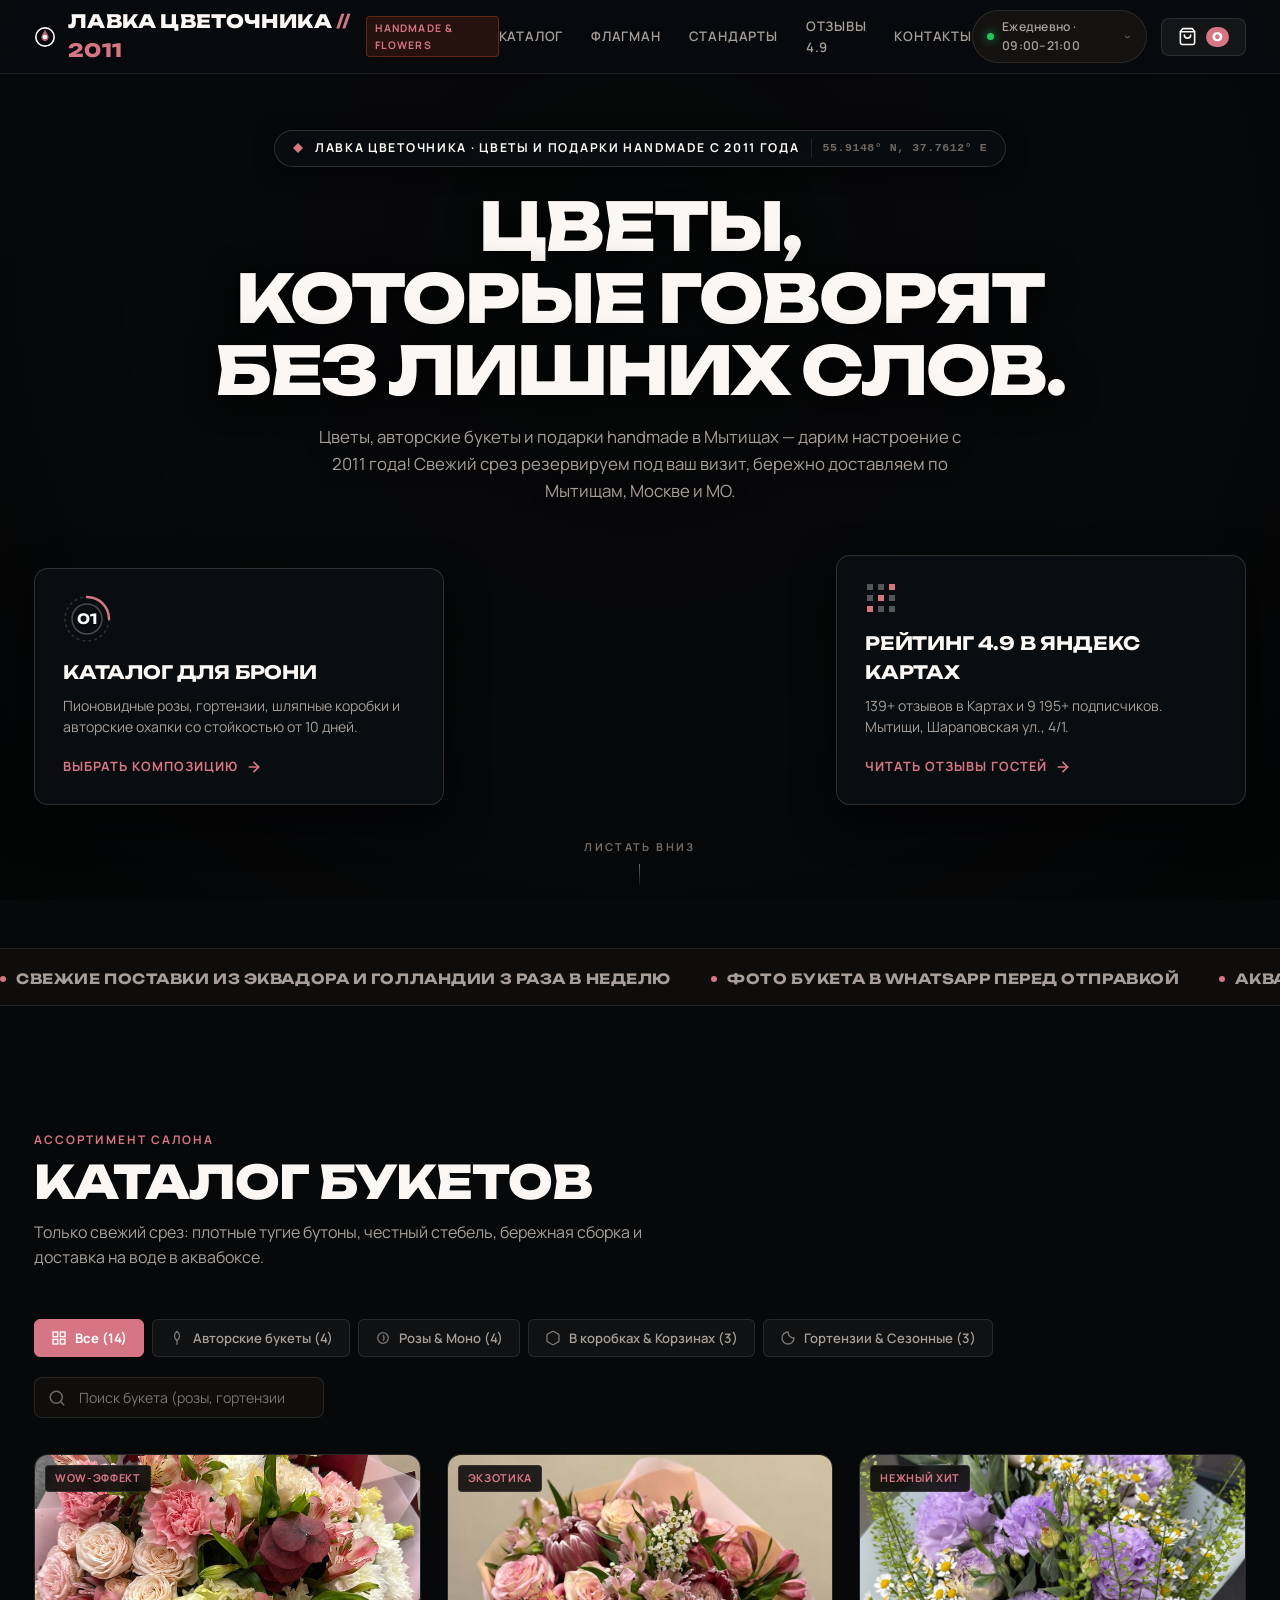
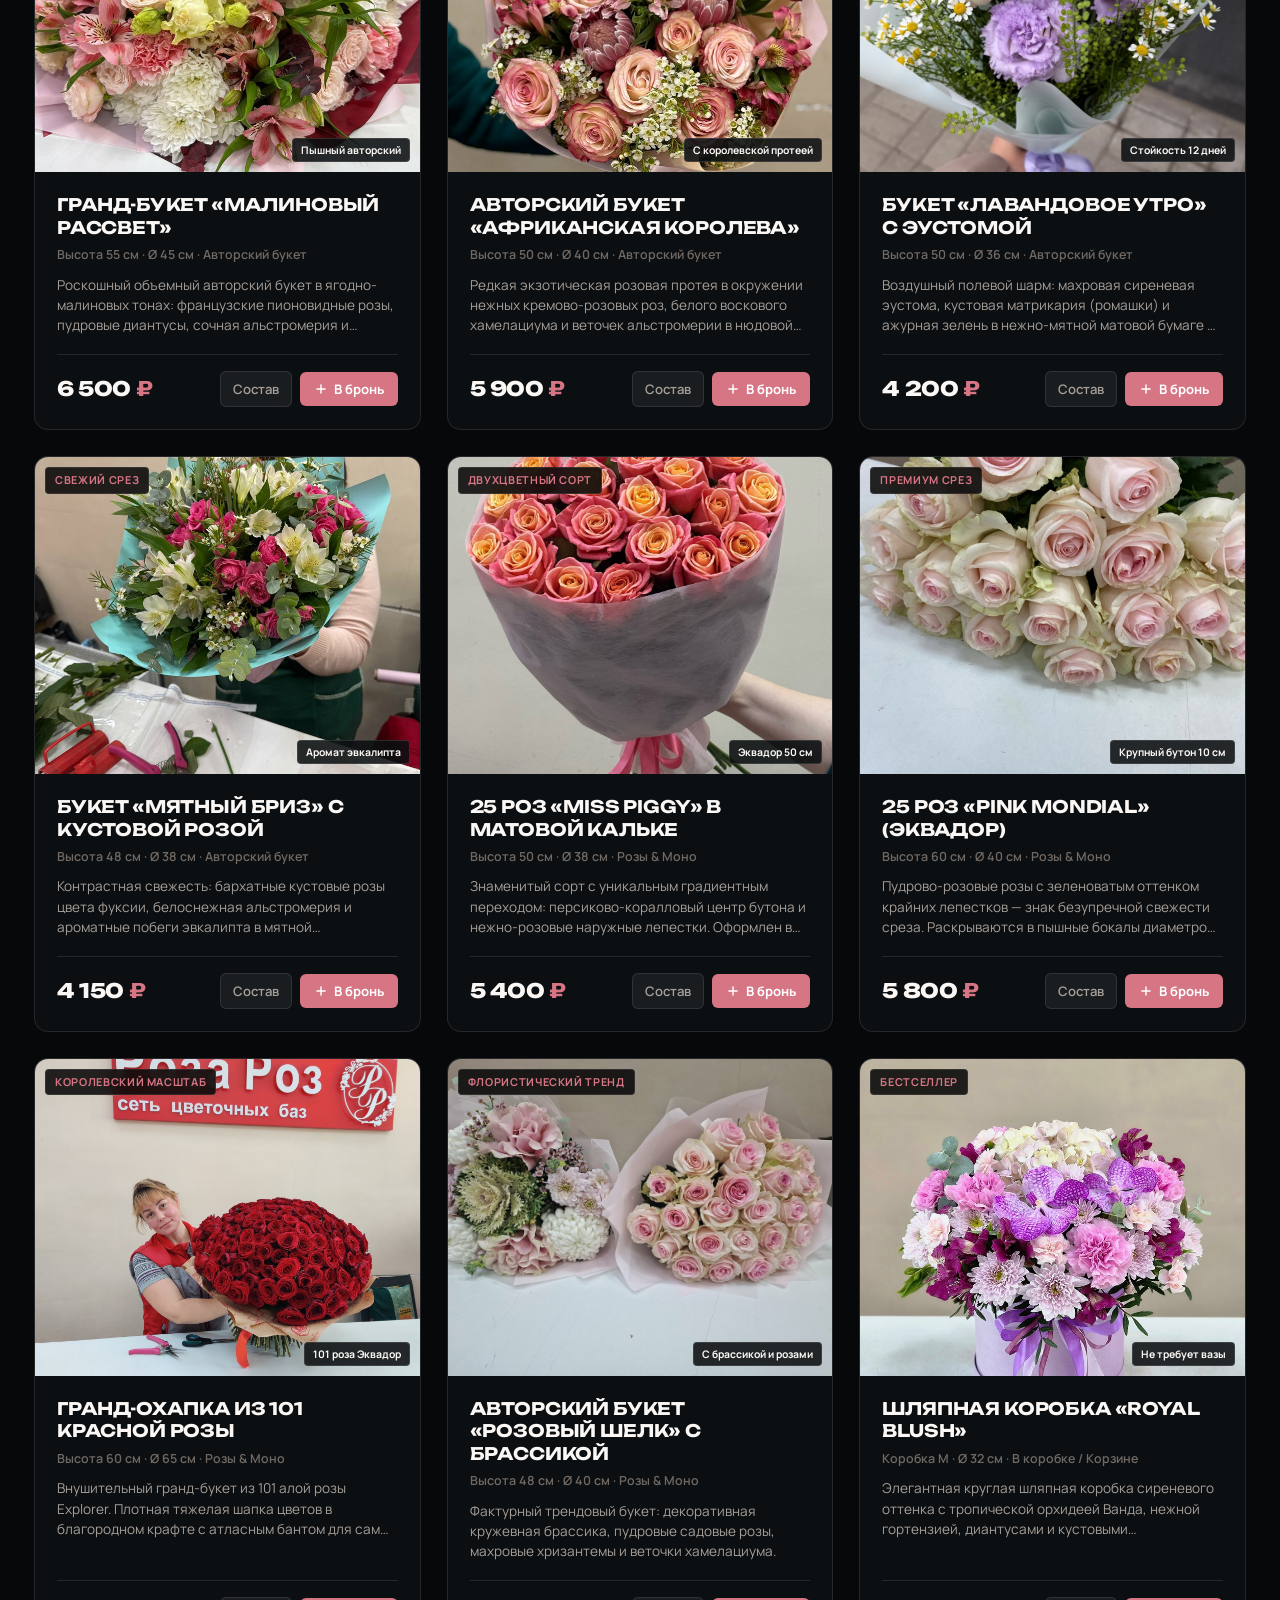
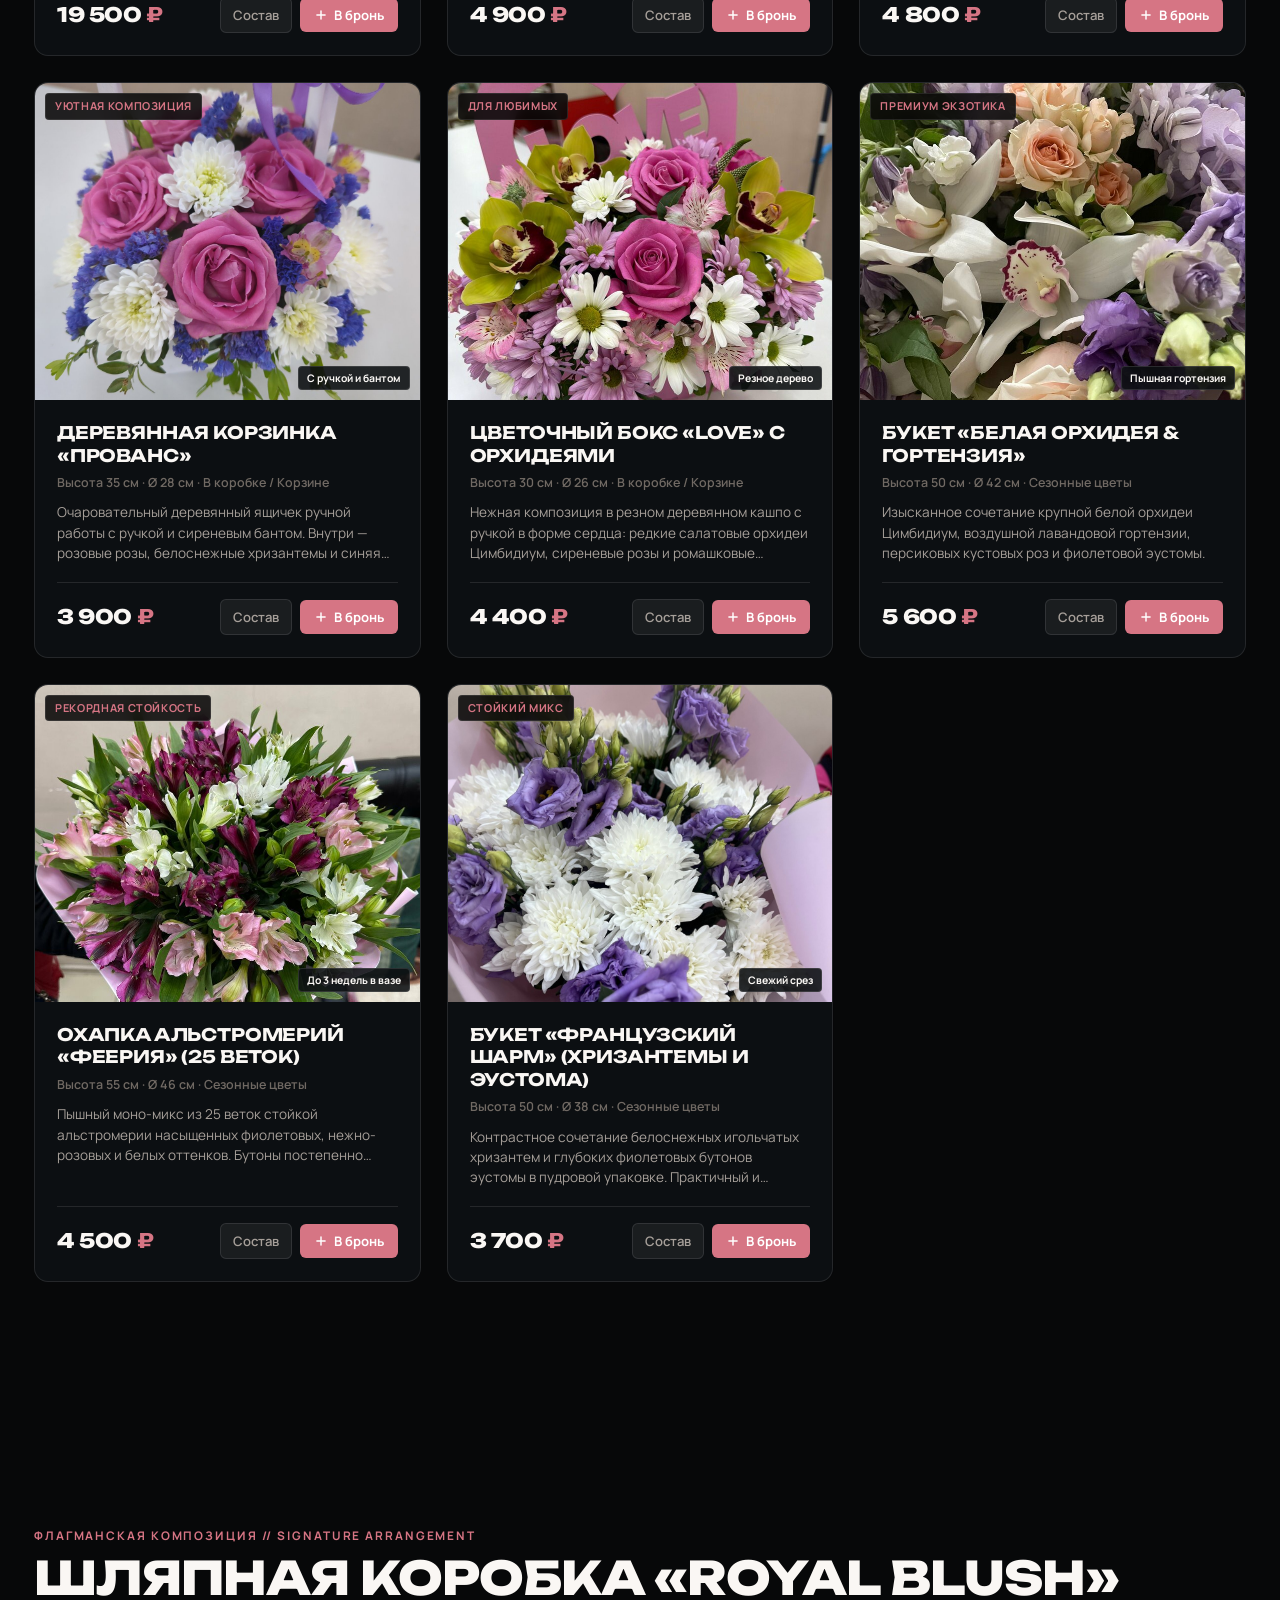
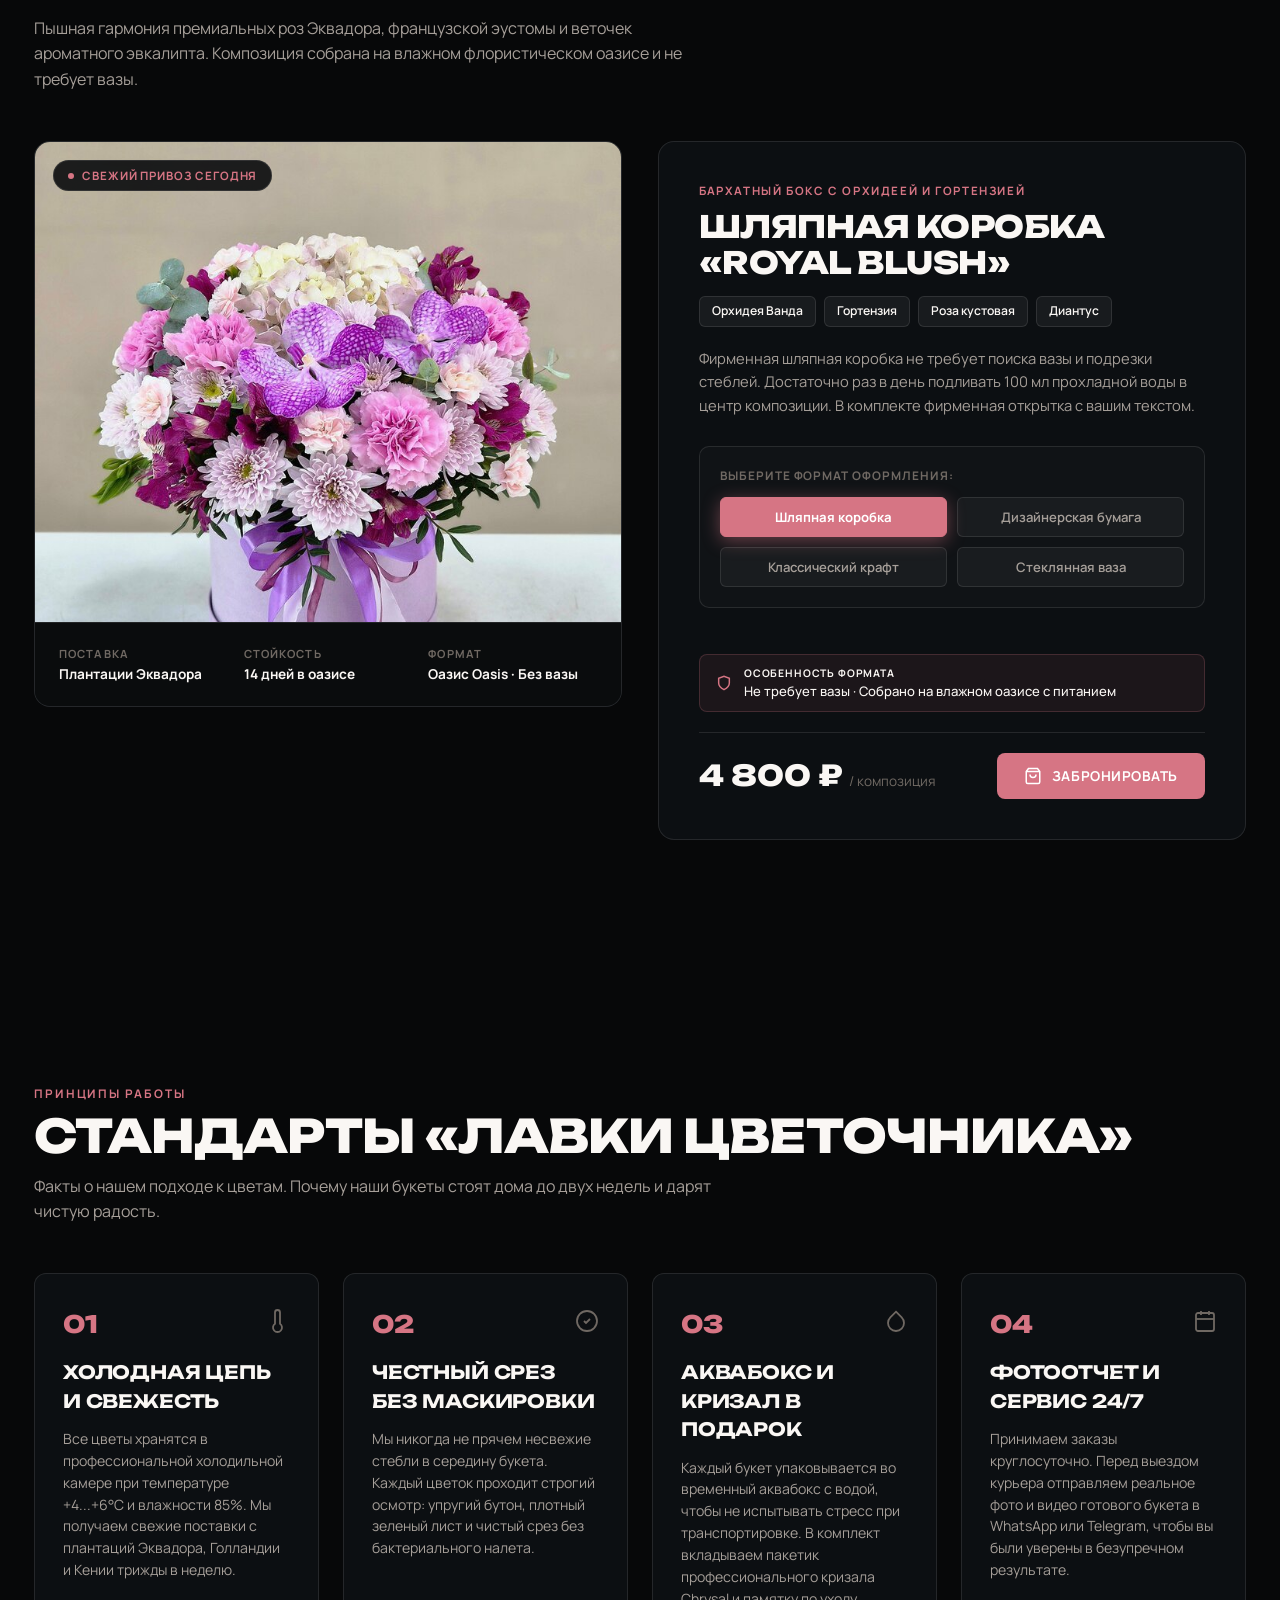
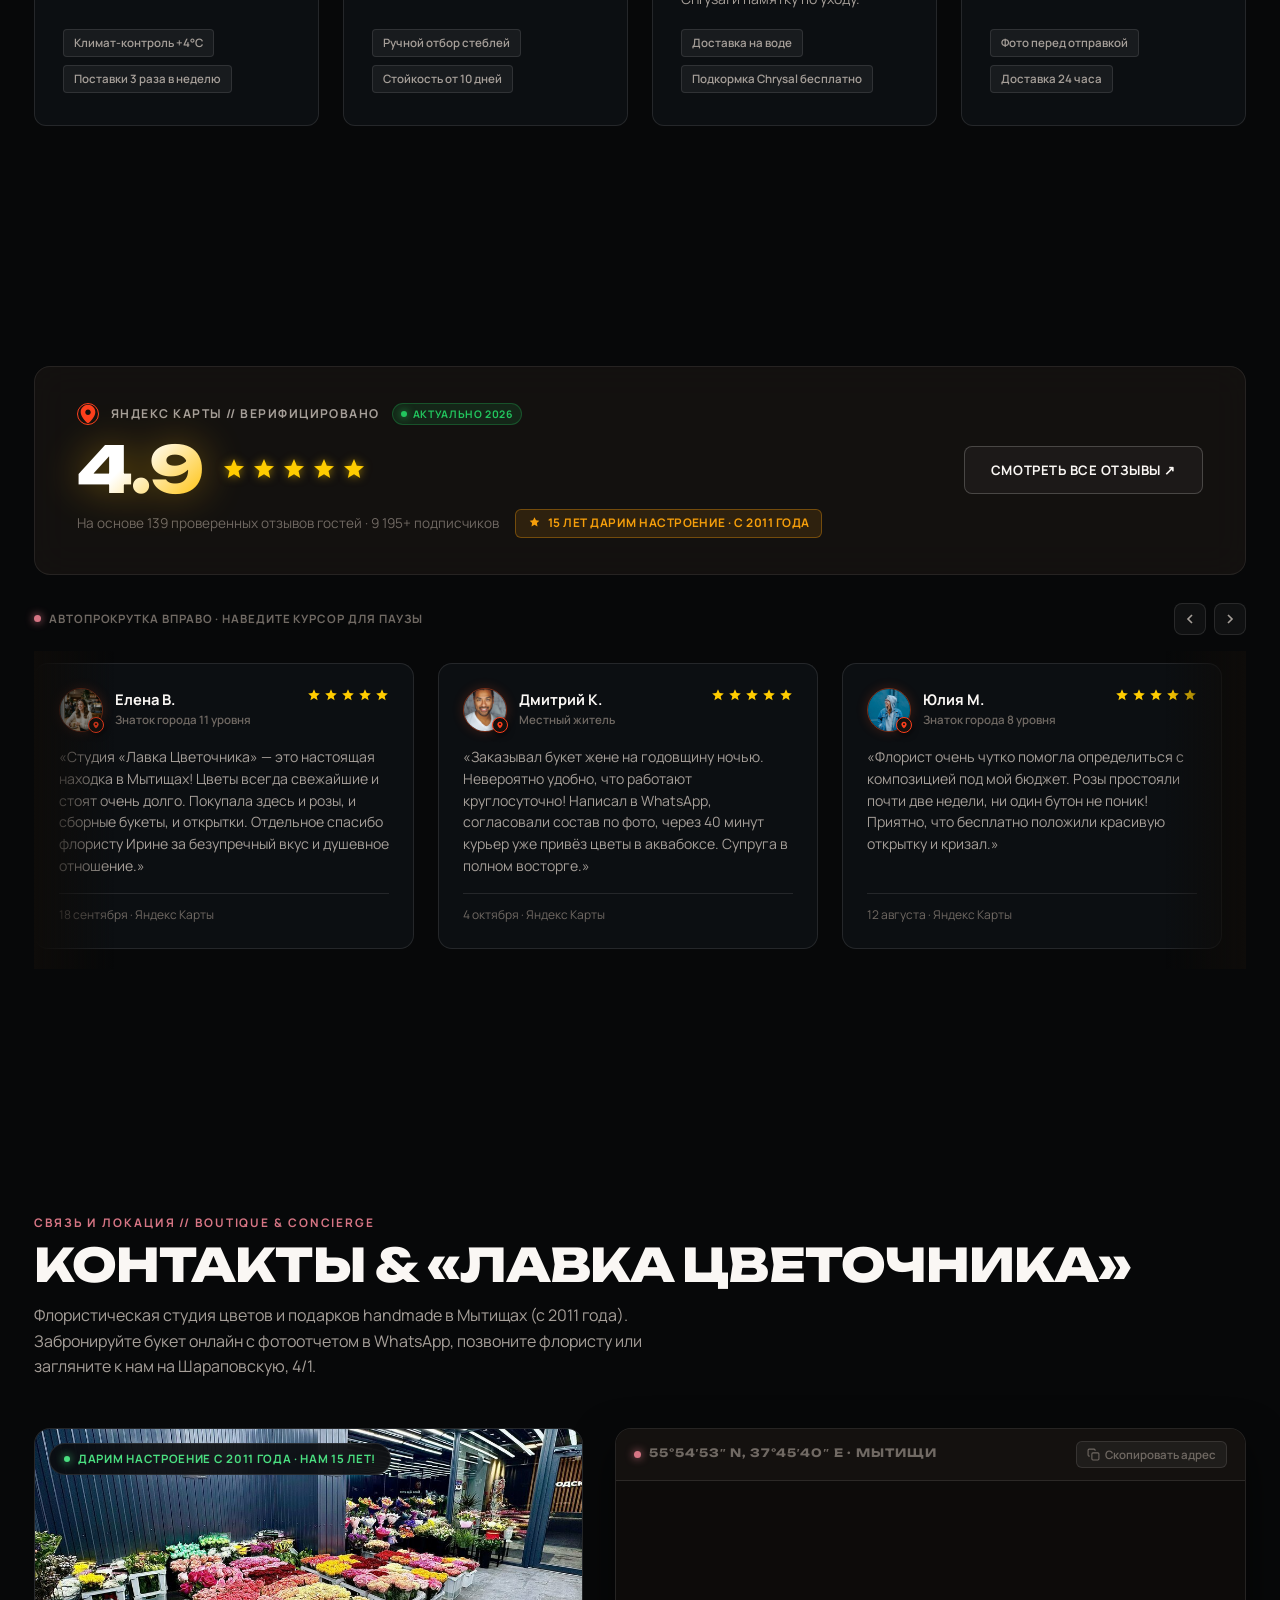
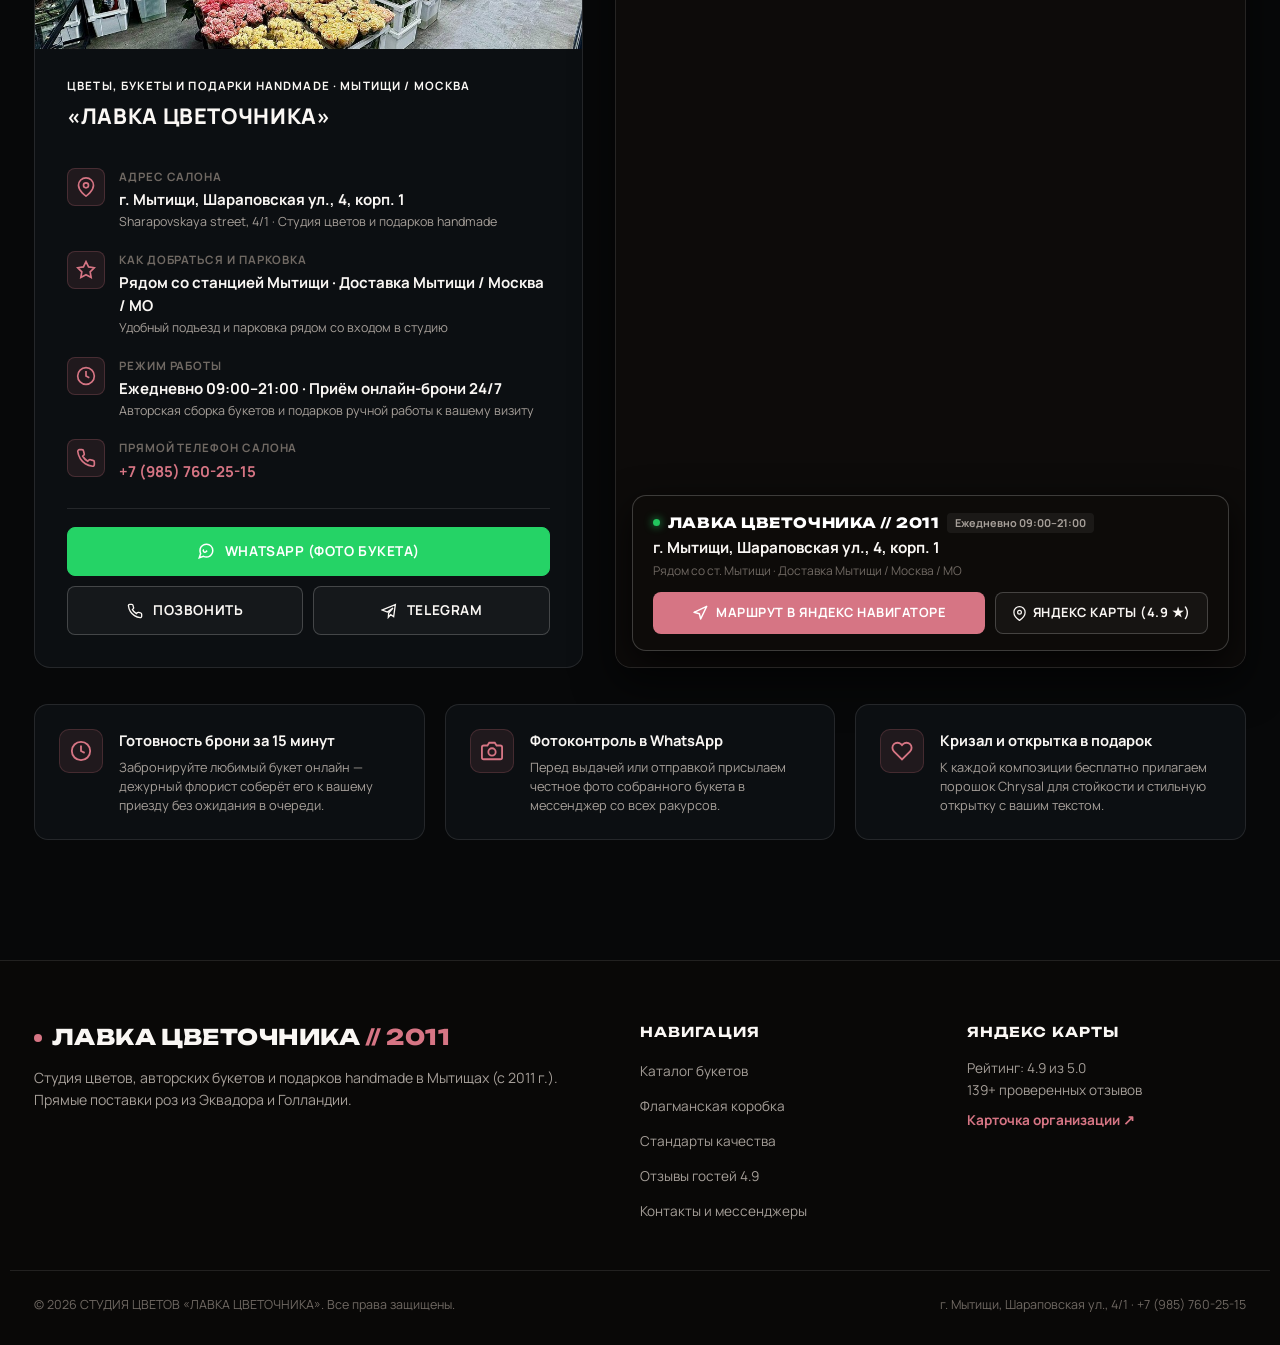
<file: Лавка Цветочника/index.html>
<!DOCTYPE html>
<html lang="ru">
<head>
  <meta charset="UTF-8">
  <meta name="viewport" content="width=device-width, initial-scale=1.0, maximum-scale=5.0">
  <title>ЛАВКА ЦВЕТОЧНИКА — Цветы, авторские букеты и подарки handmade | Мытищи, Шараповская 4/1</title>
  <meta name="description" content="Флористическая студия «Лавка Цветочника» в Мытищах (с 2011 года): авторские букеты, свежие цветы, подарки handmade. Доставка Мытищи, Москва и МО. Рейтинг 4.9 на Яндекс Картах.">
  
  <!-- Editorial & Avant-Garde Fonts: Unbounded + Manrope + Cormorant Garamond -->
  <link rel="preconnect" href="https://fonts.googleapis.com">
  <link rel="preconnect" href="https://fonts.gstatic.com" crossorigin>
  <link href="https://fonts.googleapis.com/css2?family=Cormorant+Garamond:ital,wght@0,500;0,600;0,700;1,400;1,600&family=Manrope:wght@400;500;600;700;800&family=Unbounded:wght@400;500;600;700;800;900&display=swap" rel="stylesheet">
  
  <link rel="stylesheet" href="styles.css">
</head>
<body>

  <!-- Video Background with Dynamic Hardware-Accelerated Scroll Blur & Parallax -->
  <div class="video-background-container" id="videoBgContainer" aria-hidden="true">
    <video class="bg-video" id="bgVideo" autoplay muted loop playsinline preload="auto">
      <source src="gemini_generated_video_e9bfe32d.mp4" type="video/mp4">
    </video>
    <!-- Vignette Tint -->
    <div class="video-overlay" id="videoOverlay"></div>
    <!-- Dynamic Blur Backdrop Filter Layer -->
    <div class="video-blur-layer" id="videoBlurLayer"></div>
  </div>

  <!-- Header / Navigation Bar with Hover Schedule Popup -->
  <header class="header" id="header">
    <div class="header-inner container">
      <!-- Luxury Brand Logo: ЛАВКА ЦВЕТОЧНИКА // 2011 -->
      <a href="#hero" class="brand-logo" aria-label="ЛАВКА ЦВЕТОЧНИКА главная">
        <span class="logo-symbol">
          <svg width="22" height="22" viewBox="0 0 24 24" fill="none">
            <circle cx="12" cy="12" r="10" stroke="currentColor" stroke-width="1.8"/>
            <path d="M12 4 C14 8, 16 10, 16 12 C16 14.5, 14 16.5, 12 16.5 C10 16.5, 8 14.5, 8 12 C8 10, 10 8, 12 4 Z" fill="var(--accent-orange)" opacity="0.85"/>
            <circle cx="12" cy="12" r="2.5" fill="#faf7f4"/>
          </svg>
        </span>
        <span class="logo-text">ЛАВКА ЦВЕТОЧНИКА<span class="logo-accent">// 2011</span></span>
        <span class="logo-badge">HANDMADE & FLOWERS</span>
      </a>

      <!-- Desktop Nav Menu -->
      <nav class="nav-menu" id="navMenu">
        <a href="#menu" class="nav-link">Каталог</a>
        <a href="#showcase" class="nav-link">Флагман</a>
        <a href="#facts" class="nav-link">Стандарты</a>
        <a href="#reviews" class="nav-link">Отзывы 4.9</a>
        <a href="#contacts" class="nav-link">Контакты</a>

        <div class="mobile-nav-quick-actions">
          <a href="tel:+79857602515" class="mobile-nav-phone-btn">
            <svg width="18" height="18" viewBox="0 0 24 24" fill="none" stroke="currentColor" stroke-width="2">
              <path d="M22 16.92v3a2 2 0 01-2.18 2 19.79 19.79 0 01-8.63-3.07 19.5 19.5 0 01-6-6 19.79 19.79 0 01-3.07-8.67A2 2 0 014.11 2h3a2 2 0 012 1.72 12.84 12.84 0 00.7 2.81 2 2 0 01-.45 2.11L8.09 9.91a16 16 0 006 6l1.27-1.27a2 2 0 012.11-.45 12.84 12.84 0 002.81.7A2 2 0 0122 16.92z"/>
            </svg>
            <span>+7 (985) 760-25-15</span>
          </a>
          <a href="https://wa.me/79857602515" target="_blank" rel="noopener noreferrer" class="mobile-nav-wa-btn">
            <svg width="18" height="18" viewBox="0 0 24 24" fill="none" stroke="currentColor" stroke-width="2">
              <path d="M21 11.5a8.38 8.38 0 0 1-.9 3.8 8.5 8.5 0 0 1-7.6 4.7 8.38 8.38 0 0 1-3.8-.9L3 21l1.9-5.7a8.38 8.38 0 0 1-.9-3.8 8.5 8.5 0 0 1 4.7-7.6 8.38 8.38 0 0 1 3.8-.9h.5a8.48 8.48 0 0 1 8 8v.5z"/>
            </svg>
            <span>Написать в WhatsApp</span>
          </a>
          <div class="mobile-nav-badge">
            <span class="status-dot-mini"></span>
            <span>Мытищи, Шараповская 4/1 · с 2011 г.</span>
          </div>
        </div>
      </nav>

      <!-- Status (with Hover Dropdown for schedule) & Cart Trigger -->
      <div class="header-actions">
        
        <!-- Live Status Trigger with Hover Schedule Popover -->
        <div class="schedule-trigger-wrapper" id="scheduleTriggerWrapper">
          <div class="live-status-badge" id="liveStatusBadge">
            <span class="status-indicator-ring">
              <span class="status-dot"></span>
            </span>
            <span class="status-text">Ежедневно · 09:00–21:00</span>
            <svg class="chevron-micro" width="12" height="12" viewBox="0 0 24 24" fill="none" stroke="currentColor" stroke-width="2">
              <polyline points="6 9 12 15 18 9"></polyline>
            </svg>
          </div>

          <!-- Schedule Dropdown Card -->
          <div class="schedule-dropdown" id="scheduleDropdown">
            <div class="schedule-dropdown-header">
              <div class="dropdown-title">РЕЖИМ РАБОТЫ</div>
              <div class="dropdown-live-status">
                <span class="status-dot-mini"></span>
                <span>Сейчас открыто</span>
              </div>
            </div>
            <div class="schedule-table">
              <div class="schedule-row">
                <span class="schedule-days">Студия на Шараповской, 4/1</span>
                <span class="schedule-hours">09:00 – 21:00</span>
              </div>
              <div class="schedule-row">
                <span class="schedule-days">Доставка Мытищи / Москва / МО</span>
                <span class="schedule-hours">24/7 от 45 мин</span>
              </div>
              <div class="schedule-row sub-row">
                <span class="schedule-days">Сборка авторских букетов</span>
                <span class="schedule-hours">от 20 минут</span>
              </div>
            </div>
            <div class="schedule-dropdown-footer">
              <svg width="14" height="14" viewBox="0 0 24 24" fill="none" stroke="currentColor" stroke-width="2">
                <path d="M21 10c0 7-9 13-9 13s-9-6-9-13a9 9 0 0118 0z"/>
                <circle cx="12" cy="10" r="3"/>
              </svg>
              <span>г. Мытищи, Шараповская ул., 4/1</span>
            </div>
          </div>
        </div>

        <!-- Cart Button -->
        <button class="cart-trigger-btn" id="openCartBtn" aria-label="Открыть корзину">
          <svg class="cart-icon" width="19" height="19" viewBox="0 0 24 24" fill="none" stroke="currentColor" stroke-width="2" stroke-linecap="round" stroke-linejoin="round">
            <path d="M6 2L3 6v14a2 2 0 002 2h14a2 2 0 002-2V6l-3-4z"/>
            <line x1="3" y1="6" x2="21" y2="6"/>
            <path d="M16 10a4 4 0 01-8 0"/>
          </svg>
          <span class="cart-count" id="cartCount">0</span>
        </button>

        <!-- Burger Toggle for Mobile -->
        <button class="burger-btn" id="burgerBtn" aria-label="Меню навигации">
          <span class="burger-line"></span>
          <span class="burger-line"></span>
        </button>
      </div>
    </div>
  </header>

  <main>
    <!-- HERO SECTION -->
    <section class="hero-section" id="hero">
      <div class="container hero-container">
        
        <!-- Eyebrow label -->
        <div class="hero-top-eyebrow">
          <span class="eyebrow-accent">
            <svg width="10" height="10" viewBox="0 0 10 10" fill="none">
              <polygon points="5,0 10,5 5,10 0,5" fill="var(--accent-orange)"/>
            </svg>
          </span>
          <span class="eyebrow-text">ЛАВКА ЦВЕТОЧНИКА · ЦВЕТЫ И ПОДАРКИ HANDMADE С 2011 ГОДА</span>
          <span class="eyebrow-coords">55.9148° N, 37.7612° E</span>
        </div>

        <!-- Main Giant Monolithic Headline -->
        <div class="hero-title-wrapper">
          <h1 class="hero-title">
            ЦВЕТЫ,<br>
            КОТОРЫЕ ГОВОРЯТ<br>
            БЕЗ ЛИШНИХ СЛОВ.
          </h1>
          <p class="hero-description" style="max-width: 660px; margin: 18px auto 0; font-size: 1.05rem; color: var(--text-muted); line-height: 1.6; text-shadow: 0 2px 14px rgba(0,0,0,0.95);">
            Цветы, авторские букеты и подарки handmade в Мытищах — дарим настроение с 2011 года! Свежий срез резервируем под ваш визит, бережно доставляем по Мытищам, Москве и МО.
          </p>
        </div>

        <!-- Lower Interactive Blocks -->
        <div class="hero-bottom-grid">
          
          <!-- Left Element -->
          <a href="#menu" class="hero-card hero-card-left" id="heroMenuShortcut">
            <div class="hero-card-marker">
              <div class="radar-circle">
                <svg class="radar-svg" viewBox="0 0 48 48" fill="none">
                  <circle cx="24" cy="24" r="22" stroke="rgba(255,255,255,0.15)" stroke-width="1.5" stroke-dasharray="3 3"/>
                  <circle cx="24" cy="24" r="15" stroke="rgba(255,255,255,0.25)" stroke-width="1.5"/>
                  <path d="M24 2 A 22 22 0 0 1 46 24" stroke="var(--accent-orange)" stroke-width="2.5" stroke-linecap="round"/>
                </svg>
                <span class="radar-num">01</span>
              </div>
            </div>
            <div class="hero-card-content">
              <h2 class="hero-card-title">КАТАЛОГ ДЛЯ БРОНИ</h2>
              <p class="hero-card-desc">
                Пионовидные розы, гортензии, шляпные коробки и авторские охапки со стойкостью от 10 дней.
              </p>
              <div class="hero-card-action">
                <span>Выбрать композицию</span>
                <svg class="arrow-icon" width="16" height="16" viewBox="0 0 24 24" fill="none" stroke="currentColor" stroke-width="2.5" stroke-linecap="round" stroke-linejoin="round">
                  <line x1="5" y1="12" x2="19" y2="12"></line>
                  <polyline points="12 5 19 12 12 19"></polyline>
                </svg>
              </div>
            </div>
          </a>

          <!-- Right Element -->
          <a href="#reviews" class="hero-card hero-card-right" id="heroLocationShortcut">
            <div class="hero-card-marker">
              <div class="matrix-badge">
                <svg width="32" height="32" viewBox="0 0 32 32" fill="none">
                  <rect x="2" y="2" width="6" height="6" fill="rgba(255,255,255,0.3)"/>
                  <rect x="13" y="2" width="6" height="6" fill="rgba(255,255,255,0.3)"/>
                  <rect x="24" y="2" width="6" height="6" fill="var(--accent-orange)"/>
                  <rect x="2" y="13" width="6" height="6" fill="rgba(255,255,255,0.3)"/>
                  <rect x="13" y="13" width="6" height="6" fill="var(--accent-orange)"/>
                  <rect x="24" y="13" width="6" height="6" fill="rgba(255,255,255,0.3)"/>
                  <rect x="2" y="24" width="6" height="6" fill="var(--accent-orange)"/>
                  <rect x="13" y="24" width="6" height="6" fill="rgba(255,255,255,0.3)"/>
                  <rect x="24" y="24" width="6" height="6" fill="rgba(255,255,255,0.3)"/>
                </svg>
              </div>
            </div>
            <div class="hero-card-content">
              <h2 class="hero-card-title">РЕЙТИНГ 4.9 В ЯНДЕКС КАРТАХ</h2>
              <p class="hero-card-desc">
                139+ отзывов в Картах и 9 195+ подписчиков. Мытищи, Шараповская ул., 4/1.
              </p>
              <div class="hero-card-action">
                <span>Читать отзывы гостей</span>
                <svg class="arrow-icon" width="16" height="16" viewBox="0 0 24 24" fill="none" stroke="currentColor" stroke-width="2.5" stroke-linecap="round" stroke-linejoin="round">
                  <line x1="5" y1="12" x2="19" y2="12"></line>
                  <polyline points="12 5 19 12 12 19"></polyline>
                </svg>
              </div>
            </div>
          </a>

        </div>

        <!-- Scroll down indicator -->
        <div class="hero-scroll-cue">
          <span class="scroll-cue-text">ЛИСТАТЬ ВНИЗ</span>
          <div class="scroll-cue-line"></div>
        </div>

      </div>
    </section>

    <!-- Ticker Strip -->
    <section class="ticker-strip" aria-hidden="true">
      <div class="ticker-track">
        <div class="ticker-item"><span class="ticker-dot"></span> СВЕЖИЕ ПОСТАВКИ ИЗ ЭКВАДОРА И ГОЛЛАНДИИ 3 РАЗА В НЕДЕЛЮ</div>
        <div class="ticker-item"><span class="ticker-dot"></span> ФОТО БУКЕТА В WHATSAPP ПЕРЕД ОТПРАВКОЙ</div>
        <div class="ticker-item"><span class="ticker-dot"></span> АКВАБОКС И КРИЗАЛ В ПОДАРОК К КАЖДОМУ ЗАКАЗУ</div>
        <div class="ticker-item"><span class="ticker-dot"></span> ДОСТАВКА МЫТИЩИ / МОСКВА / МО · ПОДАРКИ HANDMADE</div>
        <div class="ticker-item"><span class="ticker-dot"></span> РЕЙТИНГ 4.9 В ЯНДЕКС КАРТАХ · 139 ОТЗЫВОВ · НАМ 15 ЛЕТ</div>
        <div class="ticker-item"><span class="ticker-dot"></span> ОТКРЫТКА С ВАШИМ ТЕКСТОМ БЕСПЛАТНО</div>
        <div class="ticker-item"><span class="ticker-dot"></span> СТОЙКОСТЬ ЦВЕТОВ ОТ 10 ДО 14 ДНЕЙ</div>
        <div class="ticker-item"><span class="ticker-dot"></span> СВЕЖИЕ ПОСТАВКИ ИЗ ЭКВАДОРА И ГОЛЛАНДИИ 3 РАЗА В НЕДЕЛЮ</div>
        <div class="ticker-item"><span class="ticker-dot"></span> ФОТО БУКЕТА В WHATSAPP ПЕРЕД ОТПРАВКОЙ</div>
        <div class="ticker-item"><span class="ticker-dot"></span> АКВАБОКС И КРИЗАЛ В ПОДАРОК К КАЖДОМУ ЗАКАЗУ</div>
        <div class="ticker-item"><span class="ticker-dot"></span> ДОСТАВКА МЫТИЩИ / МОСКВА / МО · ПОДАРКИ HANDMADE</div>
        <div class="ticker-item"><span class="ticker-dot"></span> РЕЙТИНГ 4.9 В ЯНДЕКС КАРТАХ · 139 ОТЗЫВОВ · НАМ 15 ЛЕТ</div>
        <div class="ticker-item"><span class="ticker-dot"></span> ОТКРЫТКА С ВАШИМ ТЕКСТОМ БЕСПЛАТНО</div>
        <div class="ticker-item"><span class="ticker-dot"></span> СТОЙКОСТЬ ЦВЕТОВ ОТ 10 ДО 14 ДНЕЙ</div>
      </div>
    </section>

    <!-- MENU / CATALOG SECTION -->
    <section class="menu-section section-padding" id="menu">
      <div class="container">
        
        <div class="section-header">
          <div class="section-label">АССОРТИМЕНТ САЛОНА</div>
          <h2 class="section-title">КАТАЛОГ БУКЕТОВ</h2>
          <p class="section-subtitle">
            Только свежий срез: плотные тугие бутоны, честный стебель, бережная сборка и доставка на воде в аквабоксе.
          </p>
        </div>

        <!-- Controls: Category Filters & Live Search -->
        <div class="catalog-controls">
          <div class="category-tabs" id="categoryTabs">
            <button class="cat-btn active" data-category="all">
              <svg class="cat-icon" width="16" height="16" viewBox="0 0 24 24" fill="none" stroke="currentColor" stroke-width="2">
                <rect x="3" y="3" width="7" height="7"/>
                <rect x="14" y="3" width="7" height="7"/>
                <rect x="14" y="14" width="7" height="7"/>
                <rect x="3" y="14" width="7" height="7"/>
              </svg>
              <span>Все (14)</span>
            </button>
            <button class="cat-btn" data-category="author">
              <svg class="cat-icon" width="16" height="16" viewBox="0 0 24 24" fill="none" stroke="currentColor" stroke-width="2">
                <path d="M12 2C7 6 7 12 12 16 C17 12 17 6 12 2 Z"/>
                <path d="M12 16 L12 22"/>
              </svg>
              <span>Авторские букеты (4)</span>
            </button>
            <button class="cat-btn" data-category="roses">
              <svg class="cat-icon" width="16" height="16" viewBox="0 0 24 24" fill="none" stroke="currentColor" stroke-width="2">
                <circle cx="12" cy="12" r="8"/>
                <path d="M12 8c2 2 2 6 0 8"/>
              </svg>
              <span>Розы & Моно (4)</span>
            </button>
            <button class="cat-btn" data-category="boxes">
              <svg class="cat-icon" width="16" height="16" viewBox="0 0 24 24" fill="none" stroke="currentColor" stroke-width="2">
                <path d="M21 8a2 2 0 0 0-1-1.73l-7-4a2 2 0 0 0-2 0l-7 4A2 2 0 0 0 3 8v8a2 2 0 0 0 1 1.73l7 4a2 2 0 0 0 2 0l7-4A2 2 0 0 0 21 16Z"/>
              </svg>
              <span>В коробках & Корзинах (3)</span>
            </button>
            <button class="cat-btn" data-category="seasonal">
              <svg class="cat-icon" width="16" height="16" viewBox="0 0 24 24" fill="none" stroke="currentColor" stroke-width="2">
                <path d="M12 3a9 9 0 0 0 9 9 9 9 0 1 1-9-9Z"/>
              </svg>
              <span>Гортензии & Сезонные (3)</span>
            </button>
          </div>

          <div class="search-box">
            <svg class="search-icon" width="18" height="18" viewBox="0 0 24 24" fill="none" stroke="currentColor" stroke-width="2" stroke-linecap="round" stroke-linejoin="round">
              <circle cx="11" cy="11" r="8"/>
              <line x1="21" y1="21" x2="16.65" y2="16.65"/>
            </svg>
            <input type="text" id="catalogSearch" placeholder="Поиск букета (розы, гортензии, пионы, коробка)..." aria-label="Поиск по каталогу цветов">
            <button class="clear-search-btn" id="clearSearchBtn" aria-label="Очистить поиск" style="display:none;">
              <svg width="14" height="14" viewBox="0 0 24 24" fill="none" stroke="currentColor" stroke-width="2.5" stroke-linecap="round">
                <line x1="18" y1="6" x2="6" y2="18"></line>
                <line x1="6" y1="6" x2="18" y2="18"></line>
              </svg>
            </button>
          </div>
        </div>

        <!-- Catalog Grid -->
        <div class="catalog-grid" id="catalogGrid">
          <!-- Dynamically populated via script.js -->
        </div>

      </div>
    </section>

    <!-- FLAGSHIP SHOWCASE (ФЛАГМАНСКАЯ КОМПОЗИЦИЯ) -->
    <section class="beans-showcase-section section-padding" id="showcase">
      <div class="container">
        <div class="section-header">
          <div class="section-label">ФЛАГМАНСКАЯ КОМПОЗИЦИЯ // SIGNATURE ARRANGEMENT</div>
          <h2 class="section-title">ШЛЯПНАЯ КОРОБКА «ROYAL BLUSH»</h2>
          <p class="section-subtitle">
            Пышная гармония премиальных роз Эквадора, французской эустомы и веточек ароматного эвкалипта. Композиция собрана на влажном флористическом оазисе и не требует вазы.
          </p>
        </div>

        <div class="beans-editorial-grid">
          
          <!-- Large Visual Card -->
          <div class="beans-media-card">
            <div class="beans-image-wrap">
              <img id="beansShowcaseImg" src="assets/images/curated/catalog_5_hatbox_royal.jpg" alt="Шляпная коробка Royal Blush в студии Лавка Цветочника" loading="lazy">
              <div class="beans-float-badge">
                <span class="badge-dot"></span>
                <span>СВЕЖИЙ ПРИВОЗ СЕГОДНЯ</span>
              </div>
            </div>
            <div class="beans-profile-row">
              <div class="profile-item">
                <div class="profile-label">ПОСТАВКА</div>
                <div class="profile-val">Плантации Эквадора</div>
              </div>
              <div class="profile-item">
                <div class="profile-label">СТОЙКОСТЬ</div>
                <div class="profile-val">10–14 дней в оазисе</div>
              </div>
              <div class="profile-item">
                <div class="profile-label">ФОРМАТ</div>
                <div class="profile-val" id="beansProfileFormat">Оазис Oasis · Без вазы</div>
              </div>
            </div>
          </div>

          <!-- Interactive Selection Card -->
          <div class="beans-config-card">
            <div class="beans-card-tag">ЛУЧШИЙ ВЫБОР ДЛЯ ПРАЗДНИКА И ПОДАРКА</div>
            <h3 class="beans-card-title">ШЛЯПНАЯ КОРОБКА «ROYAL BLUSH»</h3>
            <div class="beans-descriptors">
              <span class="desc-pill">Орхидея Ванда</span>
              <span class="desc-pill">Гортензия</span>
              <span class="desc-pill">Роза кустовая</span>
              <span class="desc-pill">Диантус</span>
            </div>

            <p class="beans-description">
              Фирменная шляпная коробка не требует поиска вазы и подрезки стеблей. Достаточно раз в день подливать 100 мл прохладной воды в центр композиции. В комплекте фирменная открытка с вашим текстом.
            </p>

            <!-- Packaging Selector Tool -->
            <div class="grind-selector-box">
              <div class="selector-title">ВЫБЕРИТЕ ФОРМАТ ОФОРМЛЕНИЯ:</div>
              <div class="grind-options-grid" id="grindOptionsGrid">
                <button class="grind-pill active" data-grind="Шляпная коробка">Шляпная коробка</button>
                <button class="grind-pill" data-grind="Дизайнерская бумага">Дизайнерская бумага</button>
                <button class="grind-pill" data-grind="Классический крафт">Классический крафт</button>
                <button class="grind-pill" data-grind="Стеклянная ваза">Стеклянная ваза</button>
              </div>
            </div>

            <!-- Dedicated Format Feature Strip (fixed height, zero layout shift) -->
            <div class="packaging-feature-card">
              <div class="pfc-icon">
                <svg width="16" height="16" viewBox="0 0 24 24" fill="none" stroke="currentColor" stroke-width="2.2">
                  <path d="M12 22s8-4 8-10V5l-8-3-8 3v7c0 6 8 10 8 10z"/>
                </svg>
              </div>
              <div class="pfc-content">
                <span class="pfc-label">ОСОБЕННОСТЬ ФОРМАТА</span>
                <span class="pfc-text" id="packagingNoteText">Не требует вазы · Собрано на влажном оазисе с питанием</span>
              </div>
            </div>

            <!-- Price & Order Bar -->
            <div class="beans-order-bar">
              <div class="beans-price-box">
                <span class="beans-price-value">4 800&nbsp;₽</span>
                <span class="beans-price-meta">/ композиция</span>
              </div>
              <button class="btn btn-primary" id="addBeansToCartBtn">
                <svg width="18" height="18" viewBox="0 0 24 24" fill="none" stroke="currentColor" stroke-width="2">
                  <path d="M6 2L3 6v14a2 2 0 002 2h14a2 2 0 002-2V6l-3-4z"/>
                  <line x1="3" y1="6" x2="21" y2="6"/>
                  <path d="M16 10a4 4 0 01-8 0"/>
                </svg>
                <span>Забронировать</span>
              </button>
            </div>
          </div>

        </div>
      </div>
    </section>

    <!-- FACTS & STANDARDS -->
    <section class="standards-section section-padding" id="facts">
      <div class="container">
        
        <div class="section-header">
          <div class="section-label">ПРИНЦИПЫ РАБОТЫ</div>
          <h2 class="section-title">СТАНДАРТЫ «ЛАВКИ ЦВЕТОЧНИКА»</h2>
          <p class="section-subtitle">
            Факты о нашем подходе к цветам. Почему наши букеты стоят дома до двух недель и дарят чистую радость.
          </p>
        </div>

        <div class="standards-grid">
          
          <div class="standard-card">
            <div class="standard-header-row">
              <div class="standard-num">01</div>
              <div class="standard-icon">
                <svg width="24" height="24" viewBox="0 0 24 24" fill="none" stroke="currentColor" stroke-width="1.8">
                  <path d="M14 14.76V3.5a2.5 2.5 0 0 0-5 0v11.26a4.5 4.5 0 1 0 5 0z"/>
                </svg>
              </div>
            </div>
            <h3 class="standard-title">ХОЛОДНАЯ ЦЕПЬ И СВЕЖЕСТЬ</h3>
            <p class="standard-text">
              Все цветы хранятся в профессиональной холодильной камере при температуре +4...+6°C и влажности 85%. Мы получаем свежие поставки с плантаций Эквадора, Голландии и Кении трижды в неделю.
            </p>
            <div class="standard-tags">
              <span>Климат-контроль +4°C</span>
              <span>Поставки 3 раза в неделю</span>
            </div>
          </div>

          <div class="standard-card">
            <div class="standard-header-row">
              <div class="standard-num">02</div>
              <div class="standard-icon">
                <svg width="24" height="24" viewBox="0 0 24 24" fill="none" stroke="currentColor" stroke-width="1.8">
                  <circle cx="12" cy="12" r="10"/>
                  <path d="M9 12l2 2 4-4"/>
                </svg>
              </div>
            </div>
            <h3 class="standard-title">ЧЕСТНЫЙ СРЕЗ БЕЗ МАСКИРОВКИ</h3>
            <p class="standard-text">
              Мы никогда не прячем несвежие стебли в середину букета. Каждый цветок проходит строгий осмотр: упругий бутон, плотный зеленый лист и чистый срез без бактериального налета.
            </p>
            <div class="standard-tags">
              <span>Ручной отбор стеблей</span>
              <span>Стойкость от 10 дней</span>
            </div>
          </div>

          <div class="standard-card">
            <div class="standard-header-row">
              <div class="standard-num">03</div>
              <div class="standard-icon">
                <svg width="24" height="24" viewBox="0 0 24 24" fill="none" stroke="currentColor" stroke-width="1.8">
                  <path d="M12 2.69l5.66 5.66a8 8 0 1 1-11.31 0z"/>
                </svg>
              </div>
            </div>
            <h3 class="standard-title">АКВАБОКС И КРИЗАЛ В ПОДАРОК</h3>
            <p class="standard-text">
              Каждый букет упаковывается во временный аквабокс с водой, чтобы не испытывать стресс при транспортировке. В комплект вкладываем пакетик профессионального кризала Chrysal и памятку по уходу.
            </p>
            <div class="standard-tags">
              <span>Доставка на воде</span>
              <span>Подкормка Chrysal бесплатно</span>
            </div>
          </div>

          <div class="standard-card">
            <div class="standard-header-row">
              <div class="standard-num">04</div>
              <div class="standard-icon">
                <svg width="24" height="24" viewBox="0 0 24 24" fill="none" stroke="currentColor" stroke-width="1.8">
                  <rect x="3" y="4" width="18" height="18" rx="2" ry="2"/>
                  <line x1="16" y1="2" x2="16" y2="6"/>
                  <line x1="8" y1="2" x2="8" y2="6"/>
                  <line x1="3" y1="10" x2="21" y2="10"/>
                </svg>
              </div>
            </div>
            <h3 class="standard-title">ФОТООТЧЕТ И СЕРВИС 24/7</h3>
            <p class="standard-text">
              Принимаем заказы круглосуточно. Перед выездом курьера отправляем реальное фото и видео готового букета в WhatsApp или Telegram, чтобы вы были уверены в безупречном результате.
            </p>
            <div class="standard-tags">
              <span>Фото перед отправкой</span>
              <span>Доставка 24 часа</span>
            </div>
          </div>

        </div>

      </div>
    </section>

    <!-- REVIEWS SECTION -->
    <section class="reviews-section section-padding" id="reviews">
      <div class="container">
        
        <div class="yandex-minimal-banner" id="yandexBanner">
          <div class="yandex-stat-col">
            <div class="yandex-brand-row">
              <div class="yandex-icon-wrap">
                <svg width="22" height="22" viewBox="0 0 24 24" fill="none">
                  <path d="M12 2C7.58 2 4 5.58 4 10c0 5.25 7 12 8 12s8-6.75 8-12c0-4.42-3.58-8-8-8zm0 11c-1.66 0-3-1.34-3-3s1.34-3 3-3 3 1.34 3 3-1.34 3-3 3z" fill="#FC3F1D"/>
                </svg>
                <span class="yandex-radar-wave"></span>
              </div>
              <span class="yandex-brand-name">ЯНДЕКС КАРТЫ // ВЕРИФИЦИРОВАНО</span>
              <div class="live-status-pill-mini">
                <span class="beacon-pulse-glow"></span>
                <span>АКТУАЛЬНО 2026</span>
              </div>
            </div>

            <div class="score-row-minimal">
              <div class="rating-counter-box">
                <span class="rating-num-big" id="ratingCounter" data-target="4.9">4.9</span>
              </div>
              <div class="rating-stars-clean" id="ratingStars">
                <svg class="star-svg" style="--i:1" width="24" height="24" viewBox="0 0 24 24" fill="#fc0"><path d="M12 17.27L18.18 21l-1.64-7.03L22 9.24l-7.19-.61L12 2 9.19 8.63 2 9.24l5.46 4.73L5.82 21z"/></svg>
                <svg class="star-svg" style="--i:2" width="24" height="24" viewBox="0 0 24 24" fill="#fc0"><path d="M12 17.27L18.18 21l-1.64-7.03L22 9.24l-7.19-.61L12 2 9.19 8.63 2 9.24l5.46 4.73L5.82 21z"/></svg>
                <svg class="star-svg" style="--i:3" width="24" height="24" viewBox="0 0 24 24" fill="#fc0"><path d="M12 17.27L18.18 21l-1.64-7.03L22 9.24l-7.19-.61L12 2 9.19 8.63 2 9.24l5.46 4.73L5.82 21z"/></svg>
                <svg class="star-svg" style="--i:4" width="24" height="24" viewBox="0 0 24 24" fill="#fc0"><path d="M12 17.27L18.18 21l-1.64-7.03L22 9.24l-7.19-.61L12 2 9.19 8.63 2 9.24l5.46 4.73L5.82 21z"/></svg>
                <svg class="star-svg" style="--i:5" width="24" height="24" viewBox="0 0 24 24" fill="#fc0"><path d="M12 17.27L18.18 21l-1.64-7.03L22 9.24l-7.19-.61L12 2 9.19 8.63 2 9.24l5.46 4.73L5.82 21z"/></svg>
              </div>
            </div>

            <div class="rating-sub-row">
              <span class="reviews-count-text">На основе 139 проверенных отзывов гостей · 9 195+ подписчиков</span>
              <div class="award-laurel-badge">
                <svg width="15" height="15" viewBox="0 0 24 24" fill="#f59e0b">
                  <path d="M12 2l2.4 4.8 5.3.8-3.8 3.7.9 5.3-4.8-2.5-4.8 2.5.9-5.3-3.8-3.7 5.3-.8L12 2z"/>
                </svg>
                <span>15 лет дарим настроение · С 2011 года</span>
                <span class="award-shimmer-sweep"></span>
              </div>
            </div>
          </div>

          <div class="yandex-cta-col">
            <a href="https://yandex.ru/maps/org/lavka_tsvetochnika/1035849393/" target="_blank" rel="noopener noreferrer" class="btn btn-outline yandex-direct-btn">
              <span>Смотреть все отзывы ↗</span>
            </a>
          </div>
        </div>

        <!-- Reviews Carousel Bar -->
        <div class="reviews-marquee-header">
          <div class="marquee-indicator-pill">
            <span class="marquee-pulse-dot"></span>
            <span>АВТОПРОКРУТКА ВПРАВО · НАВЕДИТЕ КУРСОР ДЛЯ ПАУЗЫ</span>
          </div>
          <div class="marquee-control-buttons">
            <button class="marquee-shift-btn" id="revPrevBtn" aria-label="Сдвинуть влево">
              <svg width="16" height="16" viewBox="0 0 24 24" fill="none" stroke="currentColor" stroke-width="2.5"><polyline points="15 18 9 12 15 6"></polyline></svg>
            </button>
            <button class="marquee-shift-btn" id="revNextBtn" aria-label="Сдвинуть вправо">
              <svg width="16" height="16" viewBox="0 0 24 24" fill="none" stroke="currentColor" stroke-width="2.5"><polyline points="9 18 15 12 9 6"></polyline></svg>
            </button>
          </div>
        </div>

        <!-- Reviews Marquee Viewport with Continuous Seamless Flow -->
        <div class="reviews-marquee-viewport" id="reviewsMarquee">
          <div class="marquee-edge-fade left-fade"></div>
          <div class="marquee-edge-fade right-fade"></div>

          <div class="reviews-marquee-track" id="reviewsTrack">
            
            <!-- CARD 1 -->
            <div class="review-card">
              <div class="review-card-top">
                <div class="author-info">
                  <div class="author-avatar-wrap">
                    <img src="assets/images/avatar_evorlova.jpg" alt="Елена В." class="author-avatar-img" loading="lazy">
                    <span class="avatar-badge-yandex" title="Проверен Яндекс Картами">
                      <svg width="8" height="8" viewBox="0 0 24 24" fill="#fc3f1d"><path d="M12 2C7.58 2 4 5.58 4 10c0 5.25 7 12 8 12s8-6.75 8-12c0-4.42-3.58-8-8-8zm0 11c-1.66 0-3-1.34-3-3s1.34-3 3-3 3 1.34 3 3-1.34 3-3 3z"/></svg>
                    </span>
                  </div>
                  <div>
                    <div class="author-name">Елена В.</div>
                    <div class="author-level">Знаток города 11 уровня</div>
                  </div>
                </div>
                <div class="stars-vector-row">
                  <svg width="14" height="14" viewBox="0 0 24 24" fill="#fc0"><path d="M12 17.27L18.18 21l-1.64-7.03L22 9.24l-7.19-.61L12 2 9.19 8.63 2 9.24l5.46 4.73L5.82 21z"/></svg>
                  <svg width="14" height="14" viewBox="0 0 24 24" fill="#fc0"><path d="M12 17.27L18.18 21l-1.64-7.03L22 9.24l-7.19-.61L12 2 9.19 8.63 2 9.24l5.46 4.73L5.82 21z"/></svg>
                  <svg width="14" height="14" viewBox="0 0 24 24" fill="#fc0"><path d="M12 17.27L18.18 21l-1.64-7.03L22 9.24l-7.19-.61L12 2 9.19 8.63 2 9.24l5.46 4.73L5.82 21z"/></svg>
                  <svg width="14" height="14" viewBox="0 0 24 24" fill="#fc0"><path d="M12 17.27L18.18 21l-1.64-7.03L22 9.24l-7.19-.61L12 2 9.19 8.63 2 9.24l5.46 4.73L5.82 21z"/></svg>
                  <svg width="14" height="14" viewBox="0 0 24 24" fill="#fc0"><path d="M12 17.27L18.18 21l-1.64-7.03L22 9.24l-7.19-.61L12 2 9.19 8.63 2 9.24l5.46 4.73L5.82 21z"/></svg>
                </div>
              </div>
              <p class="review-text">
                «Студия «Лавка Цветочника» — это настоящая находка в Мытищах! Цветы всегда свежайшие и стоят очень долго. Покупала здесь и розы, и сборные букеты, и открытки. Отдельное спасибо флористу Ирине за безупречный вкус и душевное отношение.»
              </p>
              <div class="review-date">18 сентября · Яндекс Карты</div>
            </div>

            <!-- CARD 2 -->
            <div class="review-card">
              <div class="review-card-top">
                <div class="author-info">
                  <div class="author-avatar-wrap">
                    <img src="assets/images/avatar_mikhail.jpg" alt="Дмитрий К." class="author-avatar-img" loading="lazy">
                    <span class="avatar-badge-yandex" title="Проверен Яндекс Картами">
                      <svg width="8" height="8" viewBox="0 0 24 24" fill="#fc3f1d"><path d="M12 2C7.58 2 4 5.58 4 10c0 5.25 7 12 8 12s8-6.75 8-12c0-4.42-3.58-8-8-8zm0 11c-1.66 0-3-1.34-3-3s1.34-3 3-3 3 1.34 3 3-1.34 3-3 3z"/></svg>
                    </span>
                  </div>
                  <div>
                    <div class="author-name">Дмитрий К.</div>
                    <div class="author-level">Местный житель</div>
                  </div>
                </div>
                <div class="stars-vector-row">
                  <svg width="14" height="14" viewBox="0 0 24 24" fill="#fc0"><path d="M12 17.27L18.18 21l-1.64-7.03L22 9.24l-7.19-.61L12 2 9.19 8.63 2 9.24l5.46 4.73L5.82 21z"/></svg>
                  <svg width="14" height="14" viewBox="0 0 24 24" fill="#fc0"><path d="M12 17.27L18.18 21l-1.64-7.03L22 9.24l-7.19-.61L12 2 9.19 8.63 2 9.24l5.46 4.73L5.82 21z"/></svg>
                  <svg width="14" height="14" viewBox="0 0 24 24" fill="#fc0"><path d="M12 17.27L18.18 21l-1.64-7.03L22 9.24l-7.19-.61L12 2 9.19 8.63 2 9.24l5.46 4.73L5.82 21z"/></svg>
                  <svg width="14" height="14" viewBox="0 0 24 24" fill="#fc0"><path d="M12 17.27L18.18 21l-1.64-7.03L22 9.24l-7.19-.61L12 2 9.19 8.63 2 9.24l5.46 4.73L5.82 21z"/></svg>
                  <svg width="14" height="14" viewBox="0 0 24 24" fill="#fc0"><path d="M12 17.27L18.18 21l-1.64-7.03L22 9.24l-7.19-.61L12 2 9.19 8.63 2 9.24l5.46 4.73L5.82 21z"/></svg>
                </div>
              </div>
              <p class="review-text">
                «Заказывал букет жене на годовщину ночью. Невероятно удобно, что работают круглосуточно! Написал в WhatsApp, согласовали состав по фото, через 40 минут курьер уже привёз цветы в аквабоксе. Супруга в полном восторге.»
              </p>
              <div class="review-date">4 октября · Яндекс Карты</div>
            </div>

            <!-- CARD 3 -->
            <div class="review-card">
              <div class="review-card-top">
                <div class="author-info">
                  <div class="author-avatar-wrap">
                    <img src="assets/images/avatar_daria.jpg" alt="Юлия М." class="author-avatar-img" loading="lazy">
                    <span class="avatar-badge-yandex" title="Проверен Яндекс Картами">
                      <svg width="8" height="8" viewBox="0 0 24 24" fill="#fc3f1d"><path d="M12 2C7.58 2 4 5.58 4 10c0 5.25 7 12 8 12s8-6.75 8-12c0-4.42-3.58-8-8-8zm0 11c-1.66 0-3-1.34-3-3s1.34-3 3-3 3 1.34 3 3-1.34 3-3 3z"/></svg>
                    </span>
                  </div>
                  <div>
                    <div class="author-name">Юлия М.</div>
                    <div class="author-level">Знаток города 8 уровня</div>
                  </div>
                </div>
                <div class="stars-vector-row">
                  <svg width="14" height="14" viewBox="0 0 24 24" fill="#fc0"><path d="M12 17.27L18.18 21l-1.64-7.03L22 9.24l-7.19-.61L12 2 9.19 8.63 2 9.24l5.46 4.73L5.82 21z"/></svg>
                  <svg width="14" height="14" viewBox="0 0 24 24" fill="#fc0"><path d="M12 17.27L18.18 21l-1.64-7.03L22 9.24l-7.19-.61L12 2 9.19 8.63 2 9.24l5.46 4.73L5.82 21z"/></svg>
                  <svg width="14" height="14" viewBox="0 0 24 24" fill="#fc0"><path d="M12 17.27L18.18 21l-1.64-7.03L22 9.24l-7.19-.61L12 2 9.19 8.63 2 9.24l5.46 4.73L5.82 21z"/></svg>
                  <svg width="14" height="14" viewBox="0 0 24 24" fill="#fc0"><path d="M12 17.27L18.18 21l-1.64-7.03L22 9.24l-7.19-.61L12 2 9.19 8.63 2 9.24l5.46 4.73L5.82 21z"/></svg>
                  <svg width="14" height="14" viewBox="0 0 24 24" fill="#fc0"><path d="M12 17.27L18.18 21l-1.64-7.03L22 9.24l-7.19-.61L12 2 9.19 8.63 2 9.24l5.46 4.73L5.82 21z"/></svg>
                </div>
              </div>
              <p class="review-text">
                «Флорист очень чутко помогла определиться с композицией под мой бюджет. Розы простояли почти две недели, ни один бутон не поник! Приятно, что бесплатно положили красивую открытку и кризал.»
              </p>
              <div class="review-date">12 августа · Яндекс Карты</div>
            </div>

            <!-- CARD 4 -->
            <div class="review-card">
              <div class="review-card-top">
                <div class="author-info">
                  <div class="author-avatar-wrap">
                    <img src="assets/images/avatar_artem.jpg" alt="Алексей С." class="author-avatar-img" loading="lazy">
                    <span class="avatar-badge-yandex" title="Проверен Яндекс Картами">
                      <svg width="8" height="8" viewBox="0 0 24 24" fill="#fc3f1d"><path d="M12 2C7.58 2 4 5.58 4 10c0 5.25 7 12 8 12s8-6.75 8-12c0-4.42-3.58-8-8-8zm0 11c-1.66 0-3-1.34-3-3s1.34-3 3-3 3 1.34 3 3-1.34 3-3 3z"/></svg>
                    </span>
                  </div>
                  <div>
                    <div class="author-name">Алексей С.</div>
                    <div class="author-level">Знаток города 9 уровня</div>
                  </div>
                </div>
                <div class="stars-vector-row">
                  <svg width="14" height="14" viewBox="0 0 24 24" fill="#fc0"><path d="M12 17.27L18.18 21l-1.64-7.03L22 9.24l-7.19-.61L12 2 9.19 8.63 2 9.24l5.46 4.73L5.82 21z"/></svg>
                  <svg width="14" height="14" viewBox="0 0 24 24" fill="#fc0"><path d="M12 17.27L18.18 21l-1.64-7.03L22 9.24l-7.19-.61L12 2 9.19 8.63 2 9.24l5.46 4.73L5.82 21z"/></svg>
                  <svg width="14" height="14" viewBox="0 0 24 24" fill="#fc0"><path d="M12 17.27L18.18 21l-1.64-7.03L22 9.24l-7.19-.61L12 2 9.19 8.63 2 9.24l5.46 4.73L5.82 21z"/></svg>
                  <svg width="14" height="14" viewBox="0 0 24 24" fill="#fc0"><path d="M12 17.27L18.18 21l-1.64-7.03L22 9.24l-7.19-.61L12 2 9.19 8.63 2 9.24l5.46 4.73L5.82 21z"/></svg>
                  <svg width="14" height="14" viewBox="0 0 24 24" fill="#fc0"><path d="M12 17.27L18.18 21l-1.64-7.03L22 9.24l-7.19-.61L12 2 9.19 8.63 2 9.24l5.46 4.73L5.82 21z"/></svg>
                </div>
              </div>
              <p class="review-text">
                «Беру цветы только здесь, когда нужно поздравить маму или коллег. Свежая роза из Эквадора с крупным плотным бутоном. Цены честные и адекватные, без накрутки как в переходах.»
              </p>
              <div class="review-date">29 июля · Яндекс Карты</div>
            </div>

            <!-- CARD 5 -->
            <div class="review-card">
              <div class="review-card-top">
                <div class="author-info">
                  <div class="author-avatar-wrap">
                    <img src="assets/images/avatar_sofia.jpg" alt="Анастасия Т." class="author-avatar-img" loading="lazy">
                    <span class="avatar-badge-yandex" title="Проверен Яндекс Картами">
                      <svg width="8" height="8" viewBox="0 0 24 24" fill="#fc3f1d"><path d="M12 2C7.58 2 4 5.58 4 10c0 5.25 7 12 8 12s8-6.75 8-12c0-4.42-3.58-8-8-8zm0 11c-1.66 0-3-1.34-3-3s1.34-3 3-3 3 1.34 3 3-1.34 3-3 3z"/></svg>
                    </span>
                  </div>
                  <div>
                    <div class="author-name">Анастасия Т.</div>
                    <div class="author-level">Знаток города 6 уровня</div>
                  </div>
                </div>
                <div class="stars-vector-row">
                  <svg width="14" height="14" viewBox="0 0 24 24" fill="#fc0"><path d="M12 17.27L18.18 21l-1.64-7.03L22 9.24l-7.19-.61L12 2 9.19 8.63 2 9.24l5.46 4.73L5.82 21z"/></svg>
                  <svg width="14" height="14" viewBox="0 0 24 24" fill="#fc0"><path d="M12 17.27L18.18 21l-1.64-7.03L22 9.24l-7.19-.61L12 2 9.19 8.63 2 9.24l5.46 4.73L5.82 21z"/></svg>
                  <svg width="14" height="14" viewBox="0 0 24 24" fill="#fc0"><path d="M12 17.27L18.18 21l-1.64-7.03L22 9.24l-7.19-.61L12 2 9.19 8.63 2 9.24l5.46 4.73L5.82 21z"/></svg>
                  <svg width="14" height="14" viewBox="0 0 24 24" fill="#fc0"><path d="M12 17.27L18.18 21l-1.64-7.03L22 9.24l-7.19-.61L12 2 9.19 8.63 2 9.24l5.46 4.73L5.82 21z"/></svg>
                  <svg width="14" height="14" viewBox="0 0 24 24" fill="#fc0"><path d="M12 17.27L18.18 21l-1.64-7.03L22 9.24l-7.19-.61L12 2 9.19 8.63 2 9.24l5.46 4.73L5.82 21z"/></svg>
                </div>
              </div>
              <p class="review-text">
                «Очень стильная подарочная упаковка в матовую бумагу и атласные ленты. Никакого пластикового блеска, все сдержанно и со вкусом. Брала композицию в шляпной коробке для подруги — восторг!»
              </p>
              <div class="review-date">16 июня · Яндекс Карты</div>
            </div>

            <!-- CARD 6 -->
            <div class="review-card">
              <div class="review-card-top">
                <div class="author-info">
                  <div class="author-avatar-wrap">
                    <img src="assets/images/avatar_alexey.jpg" alt="Сергей П." class="author-avatar-img" loading="lazy">
                    <span class="avatar-badge-yandex" title="Проверен Яндекс Картами">
                      <svg width="8" height="8" viewBox="0 0 24 24" fill="#fc3f1d"><path d="M12 2C7.58 2 4 5.58 4 10c0 5.25 7 12 8 12s8-6.75 8-12c0-4.42-3.58-8-8-8zm0 11c-1.66 0-3-1.34-3-3s1.34-3 3-3 3 1.34 3 3-1.34 3-3 3z"/></svg>
                    </span>
                  </div>
                  <div>
                    <div class="author-name">Сергей П.</div>
                    <div class="author-level">Местный житель</div>
                  </div>
                </div>
                <div class="stars-vector-row">
                  <svg width="14" height="14" viewBox="0 0 24 24" fill="#fc0"><path d="M12 17.27L18.18 21l-1.64-7.03L22 9.24l-7.19-.61L12 2 9.19 8.63 2 9.24l5.46 4.73L5.82 21z"/></svg>
                  <svg width="14" height="14" viewBox="0 0 24 24" fill="#fc0"><path d="M12 17.27L18.18 21l-1.64-7.03L22 9.24l-7.19-.61L12 2 9.19 8.63 2 9.24l5.46 4.73L5.82 21z"/></svg>
                  <svg width="14" height="14" viewBox="0 0 24 24" fill="#fc0"><path d="M12 17.27L18.18 21l-1.64-7.03L22 9.24l-7.19-.61L12 2 9.19 8.63 2 9.24l5.46 4.73L5.82 21z"/></svg>
                  <svg width="14" height="14" viewBox="0 0 24 24" fill="#fc0"><path d="M12 17.27L18.18 21l-1.64-7.03L22 9.24l-7.19-.61L12 2 9.19 8.63 2 9.24l5.46 4.73L5.82 21z"/></svg>
                  <svg width="14" height="14" viewBox="0 0 24 24" fill="#fc0"><path d="M12 17.27L18.18 21l-1.64-7.03L22 9.24l-7.19-.61L12 2 9.19 8.63 2 9.24l5.46 4.73L5.82 21z"/></svg>
                </div>
              </div>
              <p class="review-text">
                «Удобная локация на Шараповской улице прямо рядом со станцией Мытищи, всегда есть где припарковаться. Девушки-флористы быстро собрали великолепный букет на выписку из роддома.»
              </p>
              <div class="review-date">10 октября · Яндекс Карты</div>
            </div>

            <!-- DUPLICATE SET FOR SEAMLESS 100% INFINITE LOOP -->
            <div class="review-card" aria-hidden="true">
              <div class="review-card-top">
                <div class="author-info">
                  <div class="author-avatar-wrap">
                    <img src="assets/images/avatar_evorlova.jpg" alt="Елена В." class="author-avatar-img" loading="lazy">
                    <span class="avatar-badge-yandex">
                      <svg width="8" height="8" viewBox="0 0 24 24" fill="#fc3f1d"><path d="M12 2C7.58 2 4 5.58 4 10c0 5.25 7 12 8 12s8-6.75 8-12c0-4.42-3.58-8-8-8zm0 11c-1.66 0-3-1.34-3-3s1.34-3 3-3 3 1.34 3 3-1.34 3-3 3z"/></svg>
                    </span>
                  </div>
                  <div>
                    <div class="author-name">Елена В.</div>
                    <div class="author-level">Знаток города 11 уровня</div>
                  </div>
                </div>
                <div class="stars-vector-row">
                  <svg width="14" height="14" viewBox="0 0 24 24" fill="#fc0"><path d="M12 17.27L18.18 21l-1.64-7.03L22 9.24l-7.19-.61L12 2 9.19 8.63 2 9.24l5.46 4.73L5.82 21z"/></svg>
                  <svg width="14" height="14" viewBox="0 0 24 24" fill="#fc0"><path d="M12 17.27L18.18 21l-1.64-7.03L22 9.24l-7.19-.61L12 2 9.19 8.63 2 9.24l5.46 4.73L5.82 21z"/></svg>
                  <svg width="14" height="14" viewBox="0 0 24 24" fill="#fc0"><path d="M12 17.27L18.18 21l-1.64-7.03L22 9.24l-7.19-.61L12 2 9.19 8.63 2 9.24l5.46 4.73L5.82 21z"/></svg>
                  <svg width="14" height="14" viewBox="0 0 24 24" fill="#fc0"><path d="M12 17.27L18.18 21l-1.64-7.03L22 9.24l-7.19-.61L12 2 9.19 8.63 2 9.24l5.46 4.73L5.82 21z"/></svg>
                  <svg width="14" height="14" viewBox="0 0 24 24" fill="#fc0"><path d="M12 17.27L18.18 21l-1.64-7.03L22 9.24l-7.19-.61L12 2 9.19 8.63 2 9.24l5.46 4.73L5.82 21z"/></svg>
                </div>
              </div>
              <p class="review-text">
                «Студия «Лавка Цветочника» — это настоящая находка в Мытищах! Цветы всегда свежайшие и стоят очень долго. Покупала здесь и розы, и сборные букеты, и открытки. Отдельное спасибо флористу Ирине за безупречный вкус и душевное отношение.»
              </p>
              <div class="review-date">18 сентября · Яндекс Карты</div>
            </div>

            <div class="review-card" aria-hidden="true">
              <div class="review-card-top">
                <div class="author-info">
                  <div class="author-avatar-wrap">
                    <img src="assets/images/avatar_mikhail.jpg" alt="Дмитрий К." class="author-avatar-img" loading="lazy">
                    <span class="avatar-badge-yandex">
                      <svg width="8" height="8" viewBox="0 0 24 24" fill="#fc3f1d"><path d="M12 2C7.58 2 4 5.58 4 10c0 5.25 7 12 8 12s8-6.75 8-12c0-4.42-3.58-8-8-8zm0 11c-1.66 0-3-1.34-3-3s1.34-3 3-3 3 1.34 3 3-1.34 3-3 3z"/></svg>
                    </span>
                  </div>
                  <div>
                    <div class="author-name">Дмитрий К.</div>
                    <div class="author-level">Местный житель</div>
                  </div>
                </div>
                <div class="stars-vector-row">
                  <svg width="14" height="14" viewBox="0 0 24 24" fill="#fc0"><path d="M12 17.27L18.18 21l-1.64-7.03L22 9.24l-7.19-.61L12 2 9.19 8.63 2 9.24l5.46 4.73L5.82 21z"/></svg>
                  <svg width="14" height="14" viewBox="0 0 24 24" fill="#fc0"><path d="M12 17.27L18.18 21l-1.64-7.03L22 9.24l-7.19-.61L12 2 9.19 8.63 2 9.24l5.46 4.73L5.82 21z"/></svg>
                  <svg width="14" height="14" viewBox="0 0 24 24" fill="#fc0"><path d="M12 17.27L18.18 21l-1.64-7.03L22 9.24l-7.19-.61L12 2 9.19 8.63 2 9.24l5.46 4.73L5.82 21z"/></svg>
                  <svg width="14" height="14" viewBox="0 0 24 24" fill="#fc0"><path d="M12 17.27L18.18 21l-1.64-7.03L22 9.24l-7.19-.61L12 2 9.19 8.63 2 9.24l5.46 4.73L5.82 21z"/></svg>
                  <svg width="14" height="14" viewBox="0 0 24 24" fill="#fc0"><path d="M12 17.27L18.18 21l-1.64-7.03L22 9.24l-7.19-.61L12 2 9.19 8.63 2 9.24l5.46 4.73L5.82 21z"/></svg>
                </div>
              </div>
              <p class="review-text">
                «Заказывал букет жене на годовщину ночью. Невероятно удобно, что работают круглосуточно! Написал в WhatsApp, согласовали состав по фото, через 40 минут курьер уже привёз цветы в аквабоксе. Супруга в полном восторге.»
              </p>
              <div class="review-date">4 октября · Яндекс Карты</div>
            </div>

          </div>
        </div>

      </div>
    </section>

    <!-- CONTACTS & BOUTIQUE LOCATION -->
    <section class="contacts-section section-padding" id="contacts">
      <div class="container">
        
        <div class="section-header">
          <div class="section-label">СВЯЗЬ И ЛОКАЦИЯ // BOUTIQUE & CONCIERGE</div>
          <h2 class="section-title">КОНТАКТЫ & «ЛАВКА ЦВЕТОЧНИКА»</h2>
          <p class="section-subtitle">
            Флористическая студия цветов и подарков handmade в Мытищах (с 2011 года). Забронируйте букет онлайн с фотоотчетом в WhatsApp, позвоните флористу или загляните к нам на Шараповскую, 4/1.
          </p>
        </div>

        <!-- Location Layout with Salon Showcase & Interactive Map -->
        <div class="contacts-layout">
          
          <!-- Left: Salon Boutique Identity Card -->
          <div class="salon-identity-card">
            <div class="salon-facade-banner">
              <img src="assets/images/curated/salon_coldroom.jpg" alt="Флористическая студия Лавка Цветочника в Мытищах" loading="lazy">
              <div class="facade-status-badge">
                <span class="fsb-dot"></span>
                <span>ДАРИМ НАСТРОЕНИЕ С 2011 ГОДА · НАМ 15 ЛЕТ!</span>
              </div>
            </div>

            <div class="salon-card-body">
              <div class="salon-brand-header">
                <div class="salon-brand-pre">ЦВЕТЫ, БУКЕТЫ И ПОДАРКИ HANDMADE · МЫТИЩИ / МОСКВА</div>
                <h3 class="salon-brand-name">«ЛАВКА ЦВЕТОЧНИКА»</h3>
              </div>

              <div class="info-items-list">
                
                <div class="info-item">
                  <div class="info-icon">
                    <svg width="20" height="20" viewBox="0 0 24 24" fill="none" stroke="currentColor" stroke-width="2">
                      <path d="M21 10c0 7-9 13-9 13s-9-6-9-13a9 9 0 0118 0z"/>
                      <circle cx="12" cy="10" r="3"/>
                    </svg>
                  </div>
                  <div>
                    <div class="info-title">Адрес салона</div>
                    <div class="info-val">г. Мытищи, Шараповская ул., 4, корп. 1</div>
                    <div class="info-sub">Sharapovskaya street, 4/1 · Студия цветов и подарков handmade</div>
                  </div>
                </div>

                <div class="info-item">
                  <div class="info-icon">
                    <svg width="20" height="20" viewBox="0 0 24 24" fill="none" stroke="currentColor" stroke-width="2">
                      <polygon points="12 2 15.09 8.26 22 9.27 17 14.14 18.18 21.02 12 17.77 5.82 21.02 7 14.14 2 9.27 8.91 8.26 12 2"/>
                    </svg>
                  </div>
                  <div>
                    <div class="info-title">Как добраться и парковка</div>
                    <div class="info-val">Рядом со станцией Мытищи · Доставка Мытищи / Москва / МО</div>
                    <div class="info-sub">Удобный подъезд и парковка рядом со входом в студию</div>
                  </div>
                </div>

                <div class="info-item">
                  <div class="info-icon">
                    <svg width="20" height="20" viewBox="0 0 24 24" fill="none" stroke="currentColor" stroke-width="2">
                      <circle cx="12" cy="12" r="10"/>
                      <polyline points="12 6 12 12 16 14"/>
                    </svg>
                  </div>
                  <div>
                    <div class="info-title">Режим работы</div>
                    <div class="info-val">Ежедневно 09:00–21:00 · Приём онлайн-брони 24/7</div>
                    <div class="info-sub">Авторская сборка букетов и подарков ручной работы к вашему визиту</div>
                  </div>
                </div>

                <div class="info-item">
                  <div class="info-icon">
                    <svg width="20" height="20" viewBox="0 0 24 24" fill="none" stroke="currentColor" stroke-width="2">
                      <path d="M22 16.92v3a2 2 0 01-2.18 2 19.79 19.79 0 01-8.63-3.07 19.5 19.5 0 01-6-6 19.79 19.79 0 01-3.07-8.67A2 2 0 014.11 2h3a2 2 0 012 1.72 12.84 12.84 0 00.7 2.81 2 2 0 01-.45 2.11L8.09 9.91a16 16 0 006 6l1.27-1.27a2 2 0 012.11-.45 12.84 12.84 0 002.81.7A2 2 0 0122 16.92z"/>
                    </svg>
                  </div>
                  <div>
                    <div class="info-title">Прямой телефон салона</div>
                    <a href="tel:+79857602515" class="info-val info-link">+7 (985) 760-25-15</a>
                  </div>
                </div>

              </div>

              <div class="salon-contact-actions">
                <a href="https://wa.me/79857602515" target="_blank" rel="noopener noreferrer" class="btn btn-primary salon-btn-wa">
                  <svg width="18" height="18" viewBox="0 0 24 24" fill="none" stroke="currentColor" stroke-width="2">
                    <path d="M21 11.5a8.38 8.38 0 0 1-.9 3.8 8.5 8.5 0 0 1-7.6 4.7 8.38 8.38 0 0 1-3.8-.9L3 21l1.9-5.7a8.38 8.38 0 0 1-.9-3.8 8.5 8.5 0 0 1 4.7-7.6 8.38 8.38 0 0 1 3.8-.9h.5a8.48 8.48 0 0 1 8 8v.5z"/>
                    <path d="M9 10a1.5 1.5 0 0 0 3 3l1.5-1.5"/>
                  </svg>
                  <span>WhatsApp (фото букета)</span>
                </a>
                <div class="salon-sub-actions">
                  <a href="tel:+79857602515" class="btn btn-outline">
                    <svg width="16" height="16" viewBox="0 0 24 24" fill="none" stroke="currentColor" stroke-width="2">
                      <path d="M22 16.92v3a2 2 0 01-2.18 2 19.79 19.79 0 01-8.63-3.07 19.5 19.5 0 01-6-6 19.79 19.79 0 01-3.07-8.67A2 2 0 014.11 2h3a2 2 0 012 1.72 12.84 12.84 0 00.7 2.81 2 2 0 01-.45 2.11L8.09 9.91a16 16 0 006 6l1.27-1.27a2 2 0 012.11-.45 12.84 12.84 0 002.81.7A2 2 0 0122 16.92z"/>
                    </svg>
                    <span>Позвонить</span>
                  </a>
                  <a href="https://wa.me/79857602515" target="_blank" rel="noopener noreferrer" class="btn btn-outline">
                    <svg width="16" height="16" viewBox="0 0 24 24" fill="none" stroke="currentColor" stroke-width="2">
                      <path d="M21.5 2.5L2 10.5L9.5 13.5L18 7.5L11.5 15L11 21.5L14.5 17.5L19 20.5L21.5 2.5Z"/>
                    </svg>
                    <span>Telegram</span>
                  </a>
                </div>
              </div>

            </div>
          </div>

          <!-- Right: Minimalist Dark Online Map -->
          <div class="bespoke-map-card minimal-dark-map-card" id="mapCard">
            
            <!-- Map Top Bar: Coordinates & Status -->
            <div class="map-top-bar">
              <div class="map-coords-tag">
                <span class="map-radar-pulse"></span>
                <span class="map-coords-text">55°54′53″ N, 37°45′40″ E · МЫТИЩИ</span>
              </div>
              
              <div class="map-top-actions">
                <button class="map-copy-btn" id="copyAddressBtn" type="button" title="Скопировать точный адрес">
                  <svg width="13" height="13" viewBox="0 0 24 24" fill="none" stroke="currentColor" stroke-width="2">
                    <rect x="9" y="9" width="13" height="13" rx="2" ry="2"/>
                    <path d="M5 15H4a2 2 0 01-2-2V4a2 2 0 012-2h9a2 2 0 012 2v1"/>
                  </svg>
                  <span>Скопировать адрес</span>
                </button>
              </div>
            </div>

            <!-- Dark Online Map Container -->
            <div class="dark-map-viewport">
              <iframe 
                class="dark-online-map-iframe" 
                id="onlineMapIframe" 
                src="https://yandex.ru/map-widget/v1/?ll=37.761228%2C55.914823&z=16&pt=37.761228,55.914823,pm2rdm" 
                width="100%" 
                height="100%" 
                frameborder="0" 
                allowfullscreen="true" 
                loading="lazy"
                title="Интерактивная карта студии Лавка Цветочника в Мытищах">
              </iframe>

              <!-- Map HUD Footer -->
              <div class="map-hud-overlay minimal-hud">
                <div class="hud-main-info">
                  <div class="hud-brand-row">
                    <span class="hud-status-dot"></span>
                    <span class="hud-brand-title">ЛАВКА ЦВЕТОЧНИКА // 2011</span>
                    <span class="hud-hours-pill">Ежедневно 09:00–21:00</span>
                  </div>
                  <div class="hud-address-text">г. Мытищи, Шараповская ул., 4, корп. 1</div>
                  <div class="hud-meta-info">Рядом со ст. Мытищи · Доставка Мытищи / Москва / МО</div>
                </div>

                <div class="hud-actions-row">
                  <a href="https://yandex.ru/maps/org/lavka_tsvetochnika/1035849393/" target="_blank" rel="noopener noreferrer" class="btn btn-primary hud-route-btn">
                    <svg width="16" height="16" viewBox="0 0 24 24" fill="none" stroke="currentColor" stroke-width="2.2" stroke-linecap="round" stroke-linejoin="round">
                      <polygon points="3 11 22 2 13 21 11 13 3 11"/>
                    </svg>
                    <span>Маршрут в Яндекс Навигаторе</span>
                  </a>
                  <a href="https://yandex.ru/maps/org/lavka_tsvetochnika/1035849393/" target="_blank" rel="noopener noreferrer" class="btn btn-outline hud-maps-btn">
                    <svg width="15" height="15" viewBox="0 0 24 24" fill="none" stroke="currentColor" stroke-width="2">
                      <path d="M21 10c0 7-9 13-9 13s-9-6-9-13a9 9 0 0118 0z"/>
                      <circle cx="12" cy="10" r="3"/>
                    </svg>
                    <span>Яндекс Карты (4.9 ★)</span>
                  </a>
                </div>
              </div>
            </div>

          </div>

        </div>

        <!-- Salon Boutique Guarantees / Perks Strip -->
        <div class="contacts-perks-row">
          
          <div class="contact-perk-card">
            <div class="cpc-icon">
              <svg width="22" height="22" viewBox="0 0 24 24" fill="none" stroke="currentColor" stroke-width="2">
                <circle cx="12" cy="12" r="10"/>
                <polyline points="12 6 12 12 16 14"/>
              </svg>
            </div>
            <div class="cpc-text">
              <div class="cpc-title">Готовность брони за 15 минут</div>
              <div class="cpc-desc">Забронируйте любимый букет онлайн — дежурный флорист соберёт его к вашему приезду без ожидания в очереди.</div>
            </div>
          </div>

          <div class="contact-perk-card">
            <div class="cpc-icon">
              <svg width="22" height="22" viewBox="0 0 24 24" fill="none" stroke="currentColor" stroke-width="2">
                <path d="M23 19a2 2 0 0 1-2 2H3a2 2 0 0 1-2-2V8a2 2 0 0 1 2-2h4l2-3h6l2 3h4a2 2 0 0 1 2 2z"/>
                <circle cx="12" cy="13" r="4"/>
              </svg>
            </div>
            <div class="cpc-text">
              <div class="cpc-title">Фотоконтроль в WhatsApp</div>
              <div class="cpc-desc">Перед выдачей или отправкой присылаем честное фото собранного букета в мессенджер со всех ракурсов.</div>
            </div>
          </div>

          <div class="contact-perk-card">
            <div class="cpc-icon">
              <svg width="22" height="22" viewBox="0 0 24 24" fill="none" stroke="currentColor" stroke-width="2">
                <path d="M20.84 4.61a5.5 5.5 0 0 0-7.78 0L12 5.67l-1.06-1.06a5.5 5.5 0 0 0-7.78 7.78l1.06 1.06L12 21.23l7.78-7.78 1.06-1.06a5.5 5.5 0 0 0 0-7.78z"/>
              </svg>
            </div>
            <div class="cpc-text">
              <div class="cpc-title">Кризал и открытка в подарок</div>
              <div class="cpc-desc">К каждой композиции бесплатно прилагаем порошок Chrysal для стойкости и стильную открытку с вашим текстом.</div>
            </div>
          </div>

        </div>

        </div>

      </div>
    </section>

  </main>

  <!-- STICKY MOBILE BOTTOM ACTION DOCK -->
  <nav class="mobile-bottom-dock" id="mobileBottomDock" aria-label="Быстрая мобильная навигация">
    <a href="#menu" class="dock-item">
      <svg width="20" height="20" viewBox="0 0 24 24" fill="none" stroke="currentColor" stroke-width="2">
        <rect x="3" y="3" width="7" height="7"/>
        <rect x="14" y="3" width="7" height="7"/>
        <rect x="14" y="14" width="7" height="7"/>
        <rect x="3" y="14" width="7" height="7"/>
      </svg>
      <span>Каталог</span>
    </a>

    <button class="dock-item" id="mobileCartTrigger">
      <div class="dock-badge-wrap">
        <svg width="20" height="20" viewBox="0 0 24 24" fill="none" stroke="currentColor" stroke-width="2">
          <path d="M6 2L3 6v14a2 2 0 002 2h14a2 2 0 002-2V6l-3-4z"/>
          <line x1="3" y1="6" x2="21" y2="6"/>
          <path d="M16 10a4 4 0 01-8 0"/>
        </svg>
        <span class="dock-cart-count" id="dockCartCount">0</span>
      </div>
      <span>Бронь</span>
    </button>

    <a href="https://yandex.ru/maps/org/lavka_tsvetochnika/1035849393/" target="_blank" rel="noopener noreferrer" class="dock-item">
      <svg width="20" height="20" viewBox="0 0 24 24" fill="none" stroke="currentColor" stroke-width="2">
        <path d="M21 10c0 7-9 13-9 13s-9-6-9-13a9 9 0 0118 0z"/>
        <circle cx="12" cy="10" r="3"/>
      </svg>
      <span>Карты</span>
    </a>

    <a href="https://wa.me/79857602515" target="_blank" rel="noopener noreferrer" class="dock-item dock-accent">
      <svg width="20" height="20" viewBox="0 0 24 24" fill="none" stroke="currentColor" stroke-width="2">
        <path d="M21 11.5a8.38 8.38 0 0 1-.9 3.8 8.5 8.5 0 0 1-7.6 4.7 8.38 8.38 0 0 1-3.8-.9L3 21l1.9-5.7a8.38 8.38 0 0 1-.9-3.8 8.5 8.5 0 0 1 4.7-7.6 8.38 8.38 0 0 1 3.8-.9h.5a8.48 8.48 0 0 1 8 8v.5z"/>
      </svg>
      <span>WhatsApp</span>
    </a>
  </nav>

  <!-- FOOTER -->
  <footer class="footer">
    <div class="container footer-content">
      <div class="footer-col">
        <div class="footer-logo">
          <span class="footer-logo-dot"></span>
          <span>ЛАВКА ЦВЕТОЧНИКА<span class="logo-accent">// 2011</span></span>
        </div>
        <p class="footer-copy">
          Студия цветов, авторских букетов и подарков handmade в Мытищах (с 2011 г.).<br>
          Прямые поставки роз из Эквадора и Голландии.
        </p>
      </div>

      <div class="footer-col">
        <div class="footer-heading">НАВИГАЦИЯ</div>
        <ul class="footer-links">
          <li><a href="#menu">Каталог букетов</a></li>
          <li><a href="#showcase">Флагманская коробка</a></li>
          <li><a href="#facts">Стандарты качества</a></li>
          <li><a href="#reviews">Отзывы гостей 4.9</a></li>
          <li><a href="#contacts">Контакты и мессенджеры</a></li>
        </ul>
      </div>

      <div class="footer-col">
        <div class="footer-heading">ЯНДЕКС КАРТЫ</div>
        <p class="footer-yandex-info">
          Рейтинг: 4.9 из 5.0<br>
          139+ проверенных отзывов<br>
          <a href="https://yandex.ru/maps/org/lavka_tsvetochnika/1035849393/" target="_blank" rel="noopener noreferrer" class="footer-yandex-link">
            <span>Карточка организации ↗</span>
          </a>
        </p>
      </div>
    </div>
    
    <div class="footer-bottom container">
      <div class="copyright">
        <span>© 2026 СТУДИЯ ЦВЕТОВ «ЛАВКА ЦВЕТОЧНИКА». Все права защищены.</span>
      </div>
      <div class="dev-badge">г. Мытищи, Шараповская ул., 4/1 · +7 (985) 760-25-15</div>
    </div>
  </footer>

  <!-- ELEVATED LUXURY CART DRAWER -->
  <div class="cart-drawer-overlay" id="cartOverlay">
    <aside class="cart-drawer" id="cartDrawer" role="dialog" aria-modal="true" aria-label="Корзина бронирования цветов">
      <div class="cart-drawer-header">
        <div class="cart-header-title-box">
          <h3 class="cart-title">ВАША БРОНЬ</h3>
          <span class="cart-title-count" id="cartHeaderCount">(0)</span>
        </div>
        <button class="cart-close-btn" id="closeCartBtn" aria-label="Закрыть корзину">
          <svg width="18" height="18" viewBox="0 0 24 24" fill="none" stroke="currentColor" stroke-width="2.5" stroke-linecap="round">
            <line x1="18" y1="6" x2="6" y2="18"></line>
            <line x1="6" y1="6" x2="18" y2="18"></line>
          </svg>
        </button>
      </div>

      <!-- Free Gift Progress Bar -->
      <div class="cart-gift-meter" id="cartGiftMeter">
        <div class="meter-text-row">
          <span>Аквабокс, кризал и открытка</span>
          <span class="meter-highlight">Бронируются бесплатно</span>
        </div>
        <div class="meter-track">
          <div class="meter-bar" style="width: 100%;"></div>
        </div>
      </div>

      <div class="cart-items-container" id="cartItemsList">
        <!-- Rendered dynamically -->
        <div class="empty-cart-state" id="emptyCartState">
          <div class="empty-cart-vector">
            <svg width="64" height="64" viewBox="0 0 64 64" fill="none">
              <circle cx="32" cy="32" r="30" stroke="rgba(255,255,255,0.1)" stroke-width="2"/>
              <path d="M32 16 C36 24, 42 28, 42 34 C42 40, 37.5 45, 32 45 C26.5 45, 22 40, 22 34 C22 28, 28 24, 32 16 Z" stroke="var(--accent-orange)" stroke-width="2.5" stroke-linecap="round" stroke-linejoin="round"/>
              <path d="M32 45 L32 54" stroke="var(--accent-orange)" stroke-width="2.5" stroke-linecap="round"/>
            </svg>
          </div>
          <div class="empty-title">В списке брони пока пусто</div>
          <div class="empty-desc">Выберите понравившиеся букеты или композиции в каталоге, чтобы забронировать их к вашему визиту.</div>
          <button class="btn btn-outline" onclick="document.getElementById('cartOverlay').classList.remove('active'); document.getElementById('menu').scrollIntoView({behavior:'smooth'});">
            Перейти в каталог
          </button>
        </div>
      </div>

      <div class="cart-drawer-footer" id="cartFooter" style="display:none;">
        <div class="cart-summary-row">
          <span class="summary-label">Итого по брони:</span>
          <span class="cart-total-sum" id="cartTotalSum">0&nbsp;₽</span>
        </div>
        <button class="btn btn-primary btn-block checkout-btn-styled" id="proceedCheckoutBtn">
          <span>Оформить бронирование</span>
          <svg width="18" height="18" viewBox="0 0 24 24" fill="none" stroke="currentColor" stroke-width="2">
            <line x1="5" y1="12" x2="19" y2="12"></line>
            <polyline points="12 5 19 12 12 19"></polyline>
          </svg>
        </button>
      </div>
    </aside>
  </div>

  <!-- PRODUCT DETAIL MODAL -->
  <div class="modal-overlay" id="productModalOverlay">
    <div class="product-modal" id="productModal" role="dialog" aria-modal="true">
      <button class="modal-close-btn" id="closeModalBtn" aria-label="Закрыть окно">
        <svg width="16" height="16" viewBox="0 0 24 24" fill="none" stroke="currentColor" stroke-width="2.5" stroke-linecap="round">
          <line x1="18" y1="6" x2="6" y2="18"></line>
          <line x1="6" y1="6" x2="18" y2="18"></line>
        </svg>
      </button>
      <div class="modal-body" id="modalBody">
        <!-- Injected via script.js -->
      </div>
    </div>
  </div>

  <!-- CHECKOUT / RESERVATION MODAL -->
  <div class="modal-overlay" id="checkoutModalOverlay">
    <div class="checkout-modal" role="dialog" aria-modal="true">
      <button class="modal-close-btn" id="closeCheckoutBtn" aria-label="Закрыть окно">
        <svg width="16" height="16" viewBox="0 0 24 24" fill="none" stroke="currentColor" stroke-width="2.5" stroke-linecap="round">
          <line x1="18" y1="6" x2="6" y2="18"></line>
          <line x1="6" y1="6" x2="18" y2="18"></line>
        </svg>
      </button>
      <div class="checkout-header">
        <h3>БРОНИРОВАНИЕ БУКЕТА</h3>
        <p>Зарезервируем свежие цветы в холодильной камере и бережно соберём к нужному времени на ул. Шараповская, 4/1</p>
      </div>
      <form id="checkoutForm" class="checkout-form">
        <div class="form-group">
          <label for="orderName">Ваше имя</label>
          <input type="text" id="orderName" required placeholder="Например, Александр">
        </div>
        <div class="form-group">
          <label for="orderPhone">Телефон для подтверждения</label>
          <input type="tel" id="orderPhone" required placeholder="+7 (999) 000-00-00">
        </div>
        <div class="form-group">
          <label for="deliveryType">Способ получения</label>
          <select id="deliveryType">
            <option value="Самовывоз">Заберу лично в студии (Мытищи, Шараповская ул., 4/1)</option>
            <option value="Доставка курьером">Нужна отправка курьером (Мытищи / Москва / МО)</option>
          </select>
        </div>
        <div class="form-group" id="addressGroup" style="display:none;">
          <label for="orderAddress">Адрес доставки</label>
          <input type="text" id="orderAddress" placeholder="Улица, дом, подъезд, квартира">
        </div>
        <div class="form-group">
          <label for="orderTime">Желаемое время готовности</label>
          <select id="orderTime">
            <option value="Через 20–30 минут (срочно к приходу)">Через 20–30 минут (к приходу в салон)</option>
            <option value="Сегодня к определенному времени">Сегодня к определенному времени</option>
            <option value="Завтра утром к открытию">Завтра утром к открытию</option>
            <option value="Другая дата">Другая дата (укажите в пожеланиях)</option>
          </select>
        </div>
        <div class="form-group">
          <label for="cardText">Текст для бесплатной открытки</label>
          <input type="text" id="cardText" placeholder="Напишите тёплые строки (подпишем от руки)">
        </div>
        <div class="form-group">
          <label for="orderComment">Пожелания к бронированию</label>
          <input type="text" id="orderComment" placeholder="Например: прислать фото готового букета в WhatsApp">
        </div>

        <div class="order-summary-box" id="orderSummaryBox">
          <!-- Summary list -->
        </div>

        <div class="checkout-submit-buttons">
          <button type="submit" class="btn btn-primary btn-block">
            <span>Подтвердить бронирование</span>
          </button>
        </div>
      </form>
    </div>
  </div>

  <!-- TOAST NOTIFICATION POPUP -->
  <div class="toast-notification" id="toastNotification" role="status" aria-live="polite">
    <span class="toast-indicator"></span>
    <span class="toast-text" id="toastText">Букет добавлен в заказ</span>
  </div>

  <script src="script.js"></script>
</body>
</html>
</file>
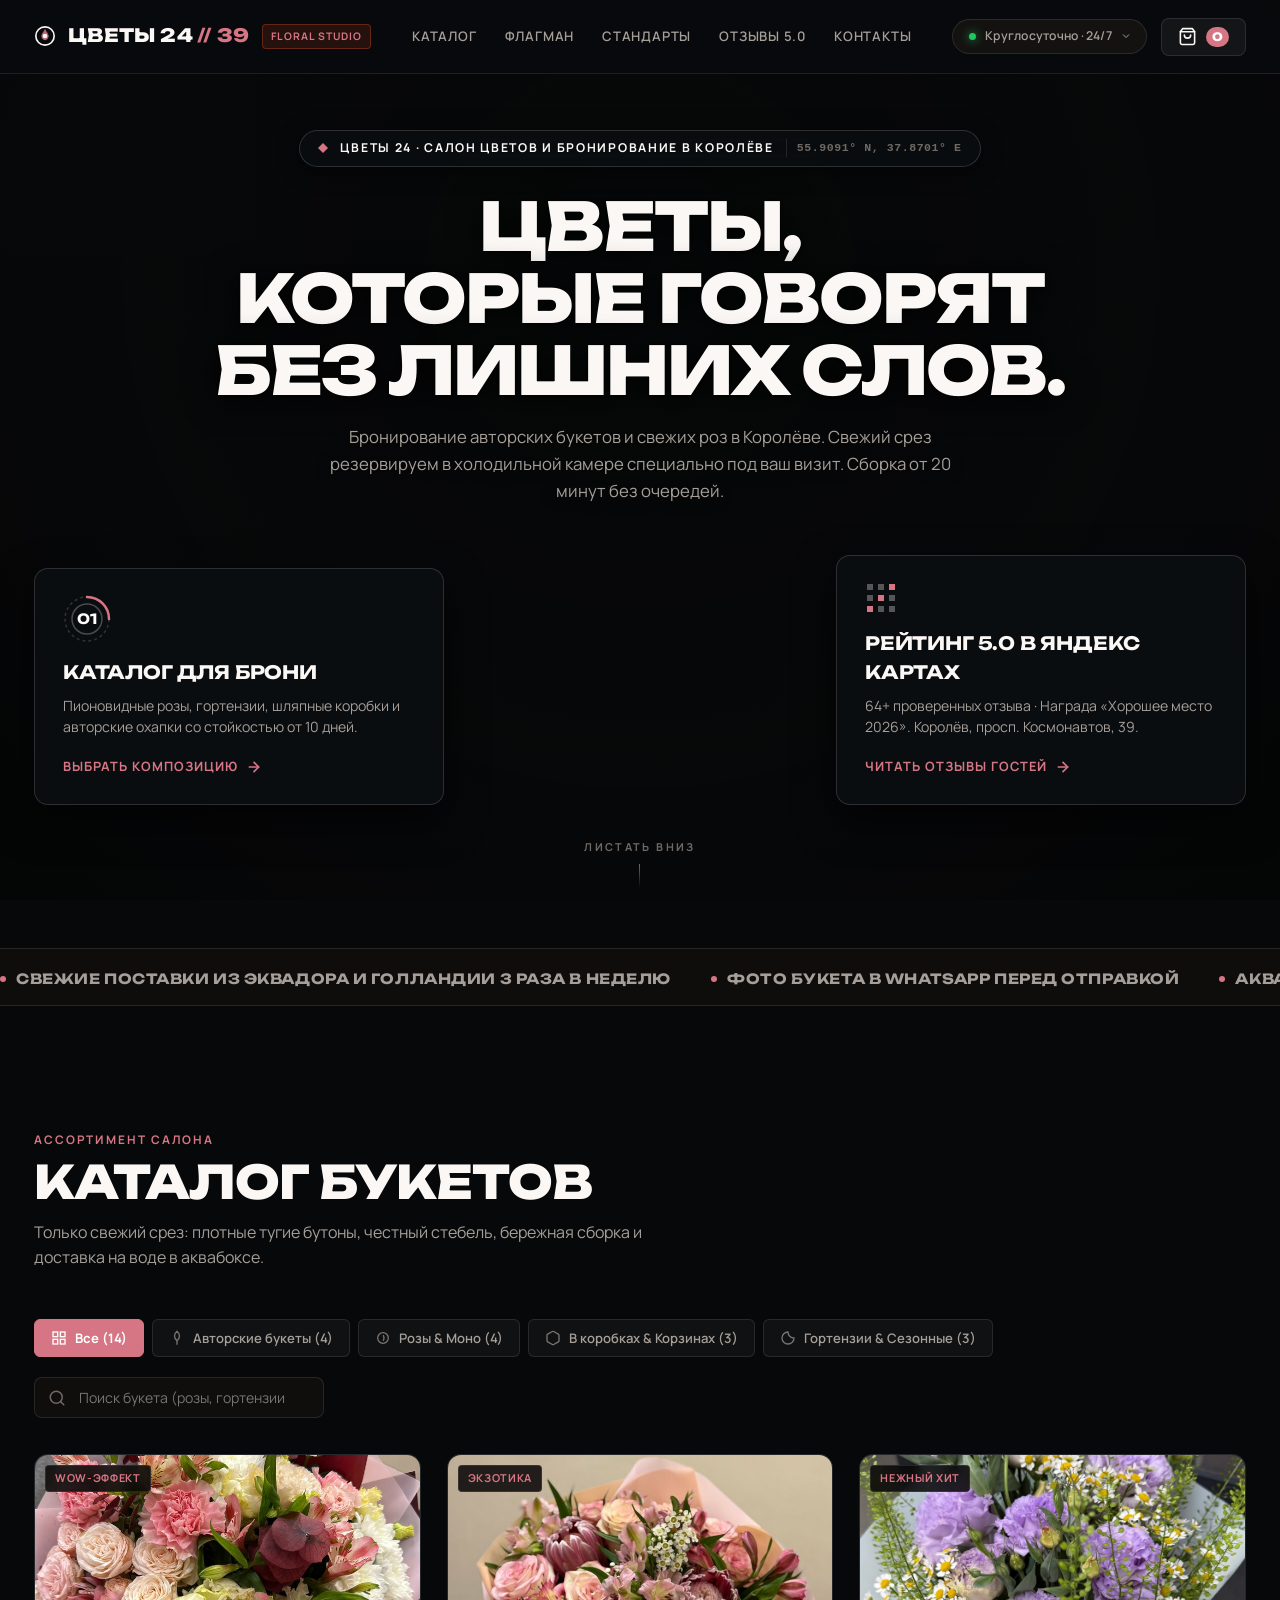
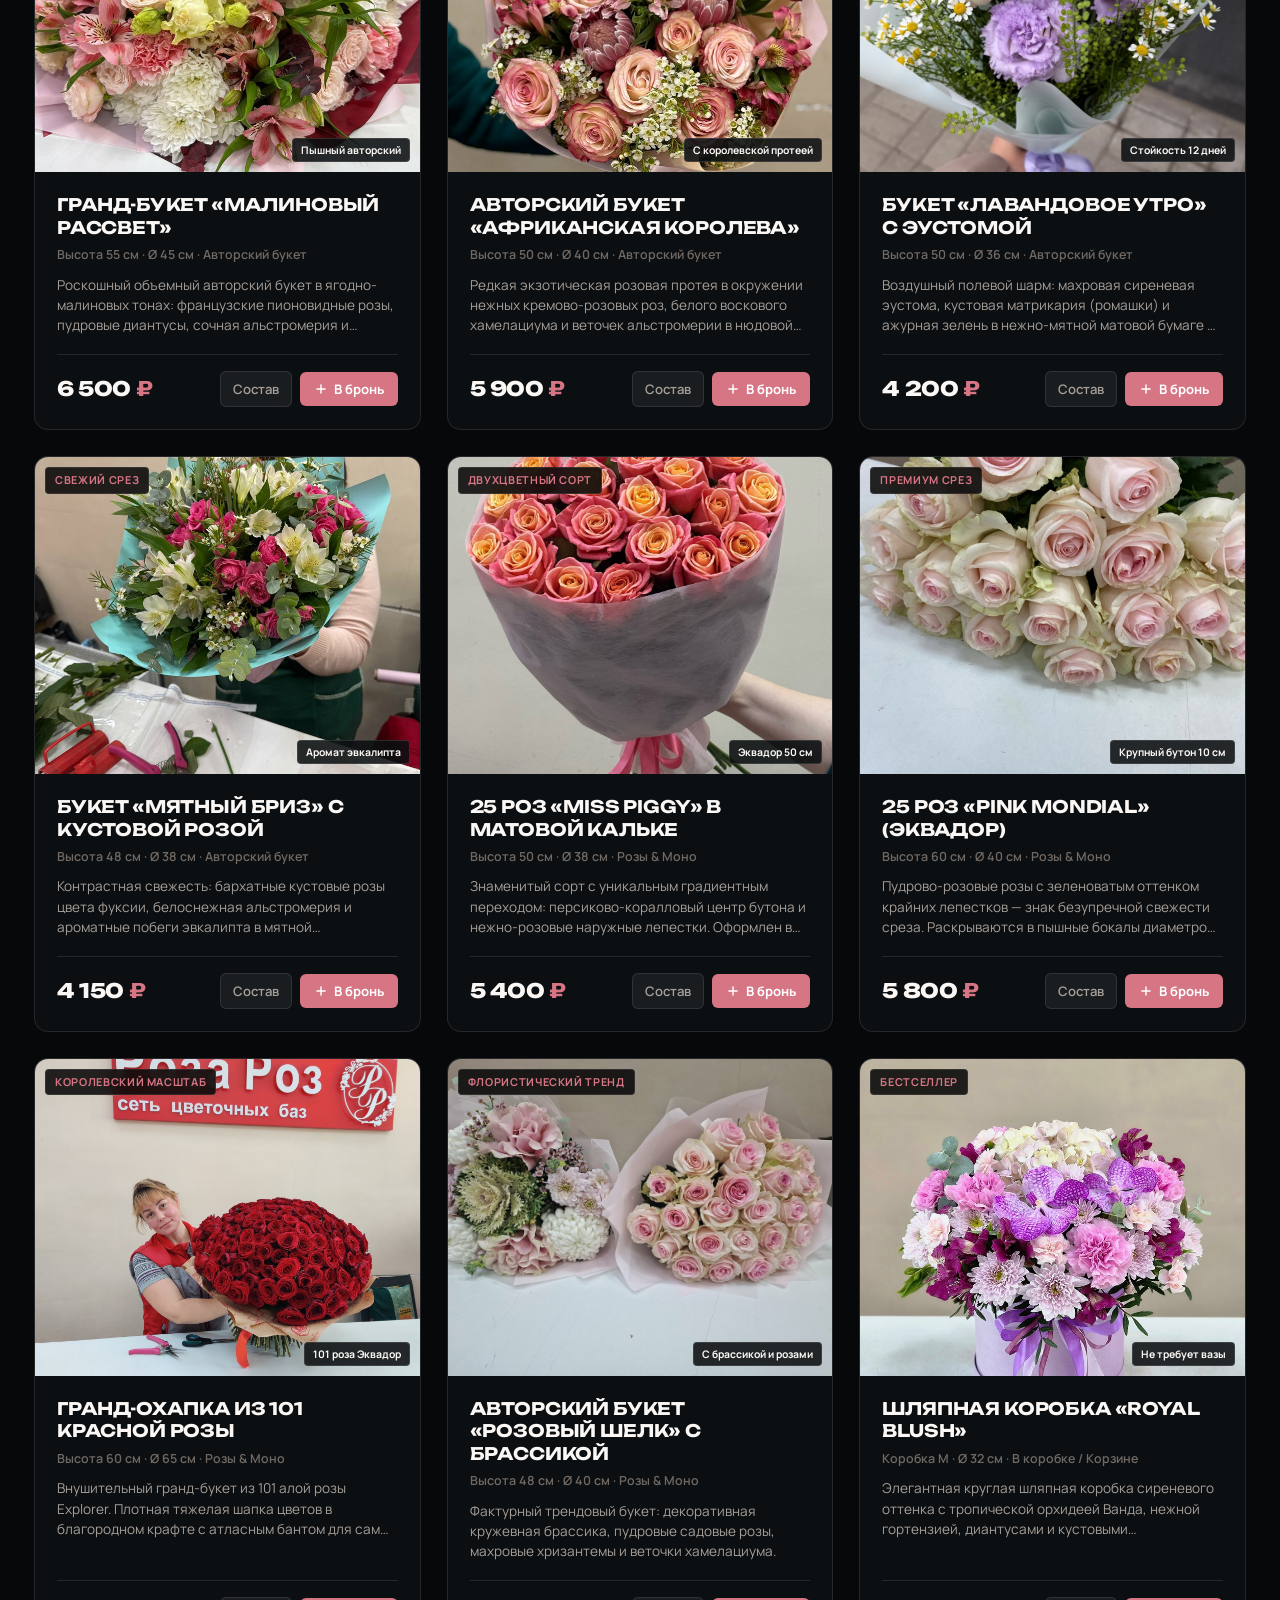
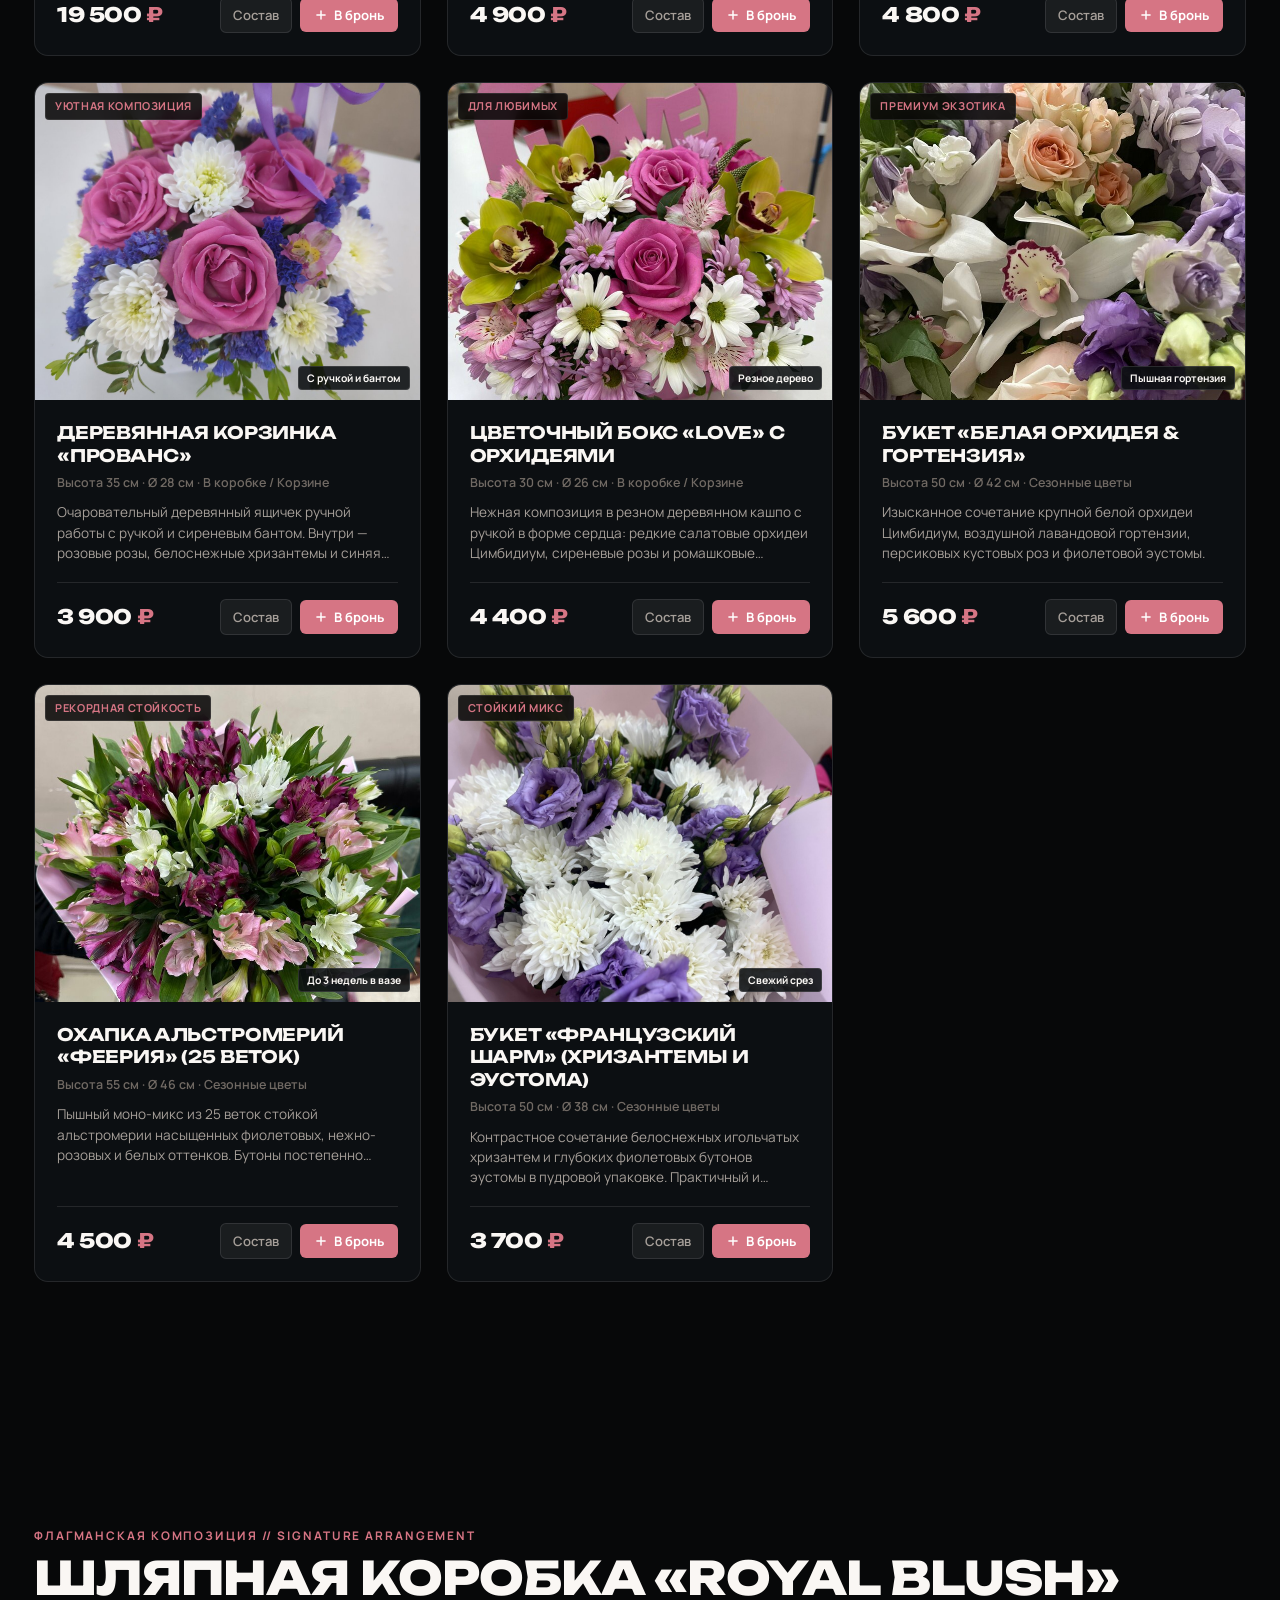
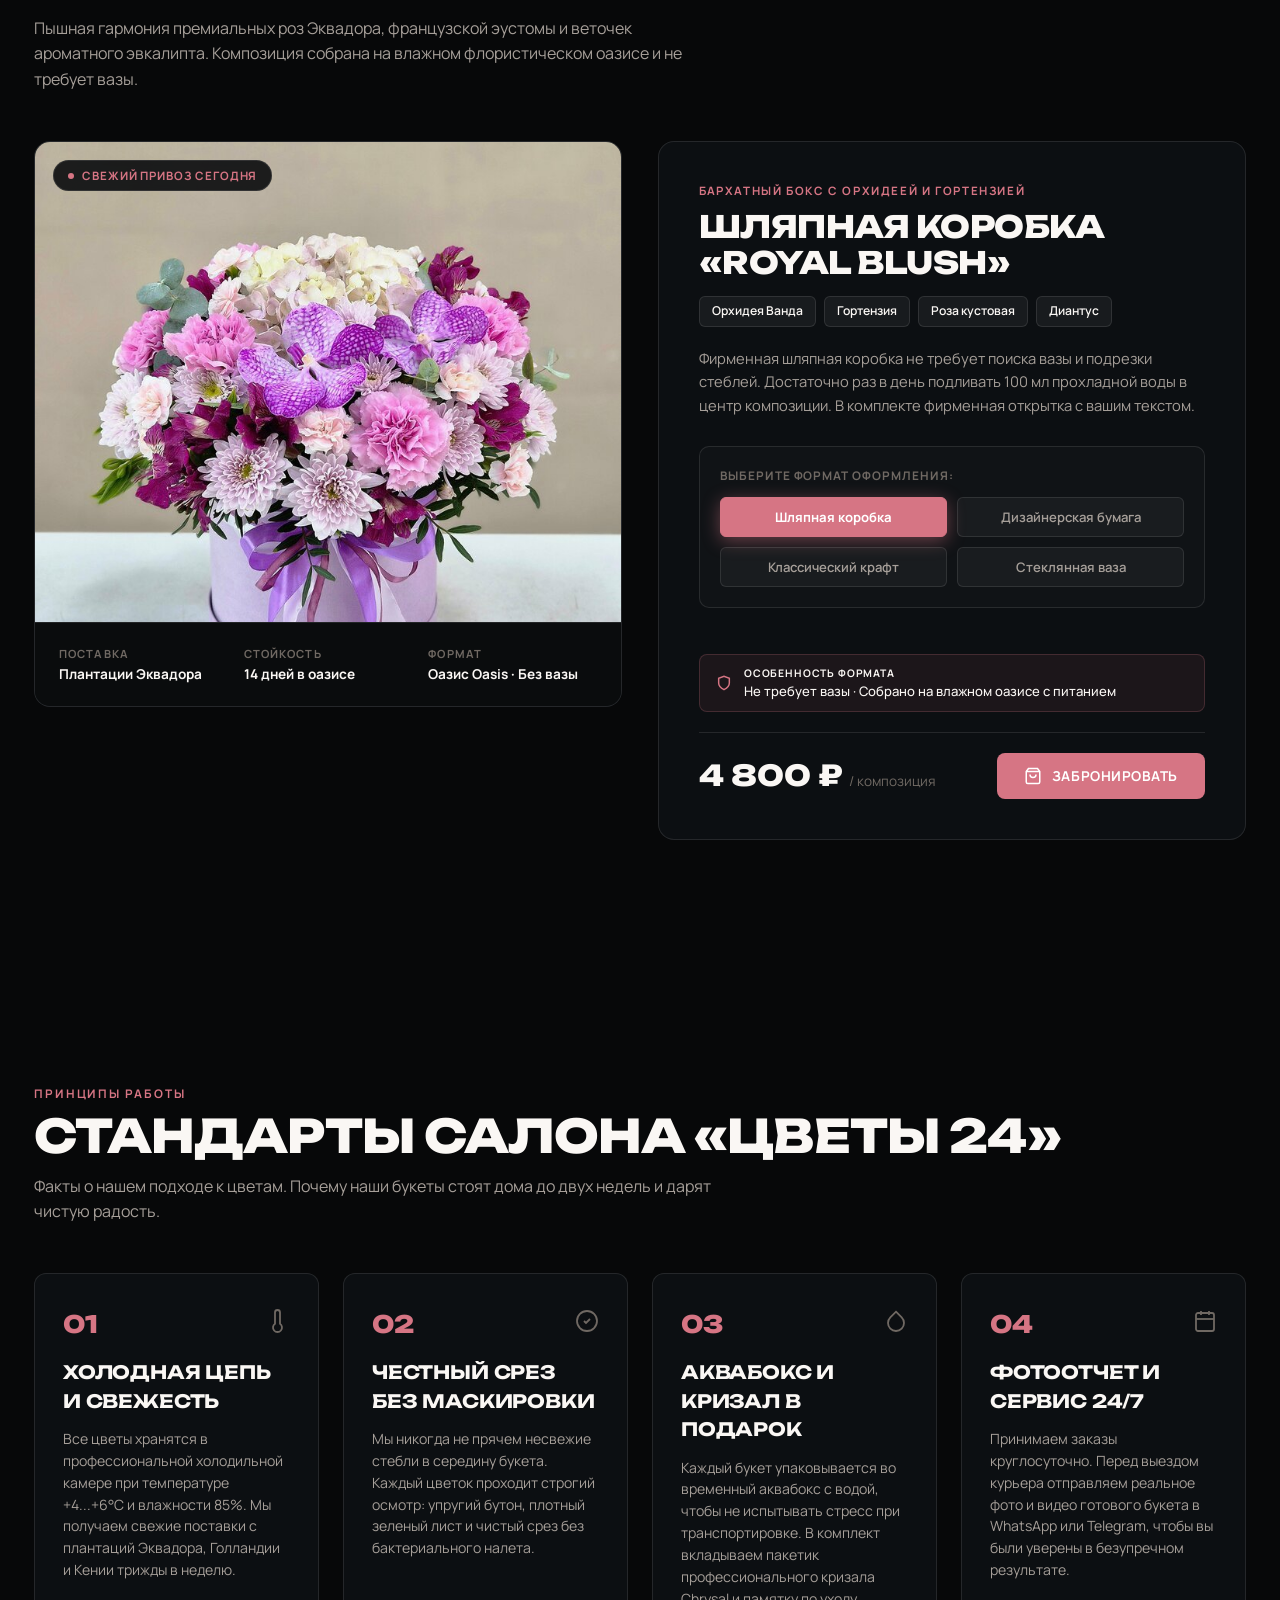
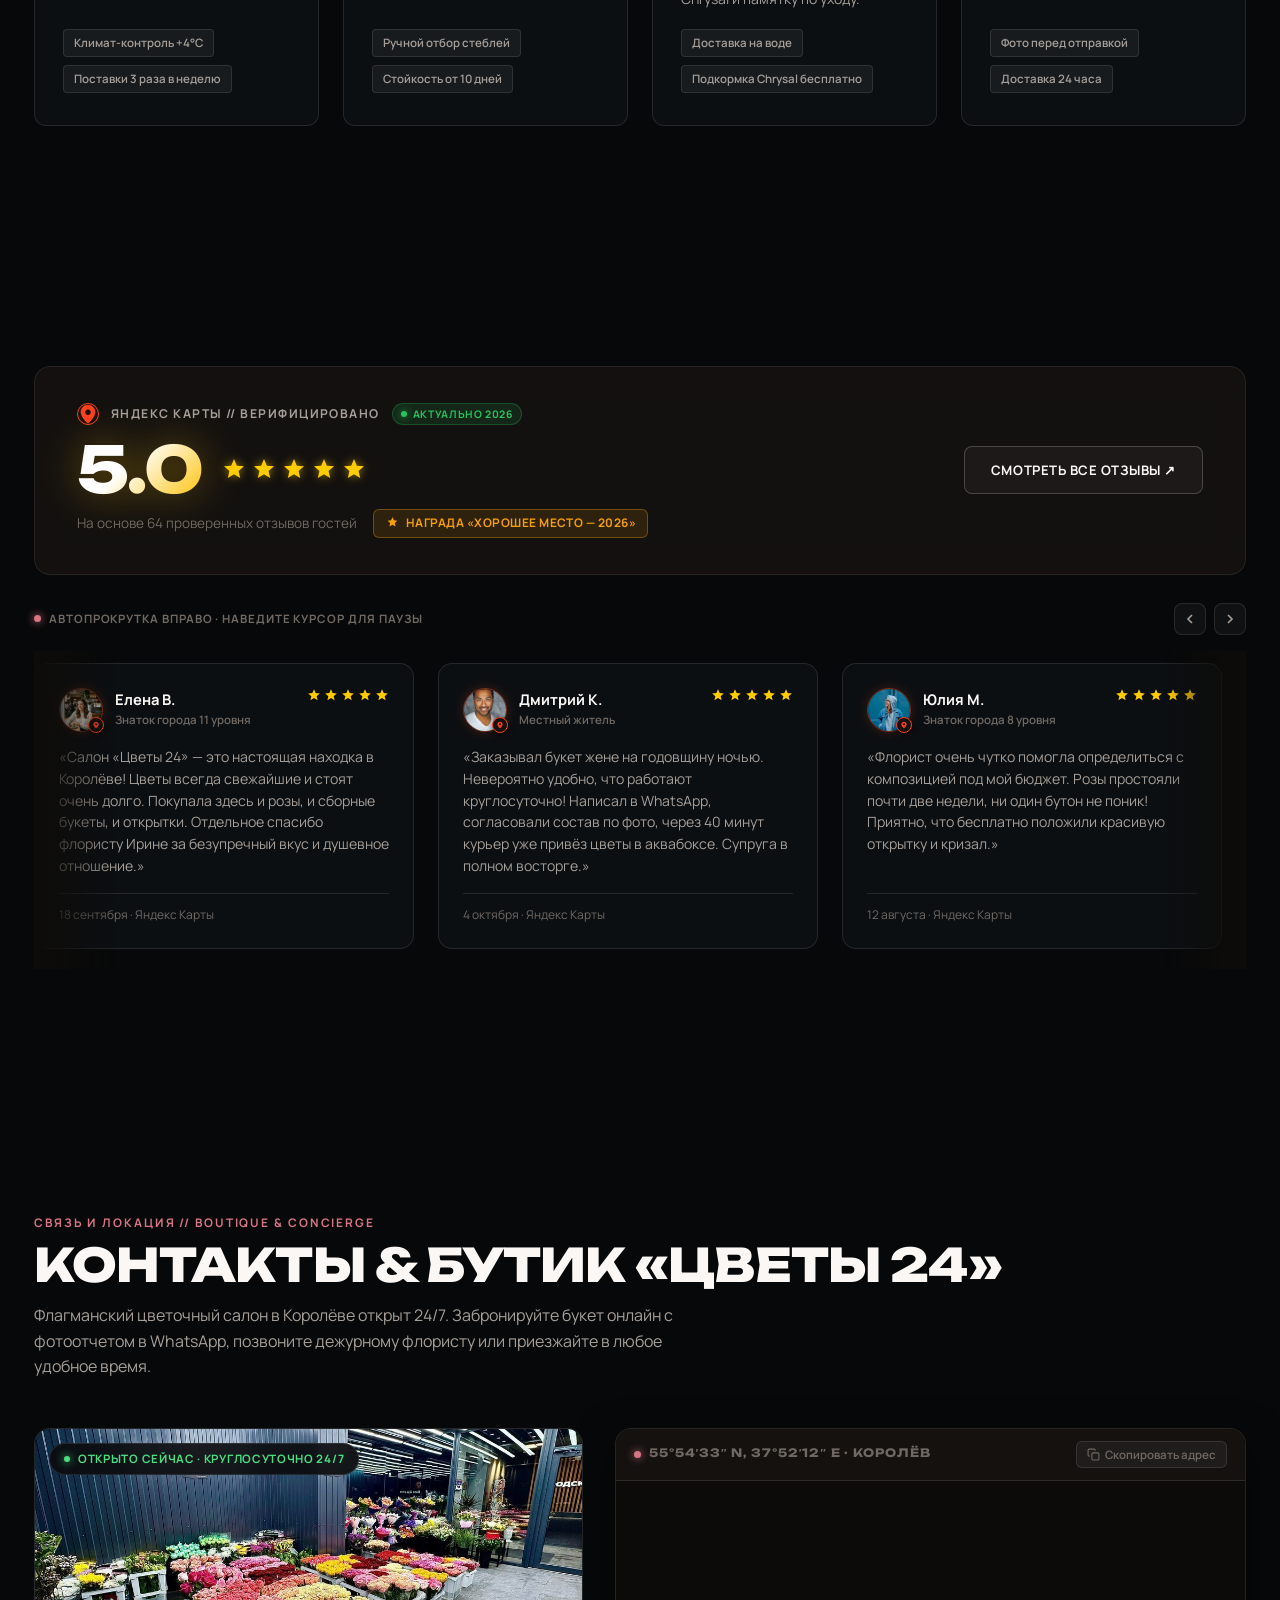
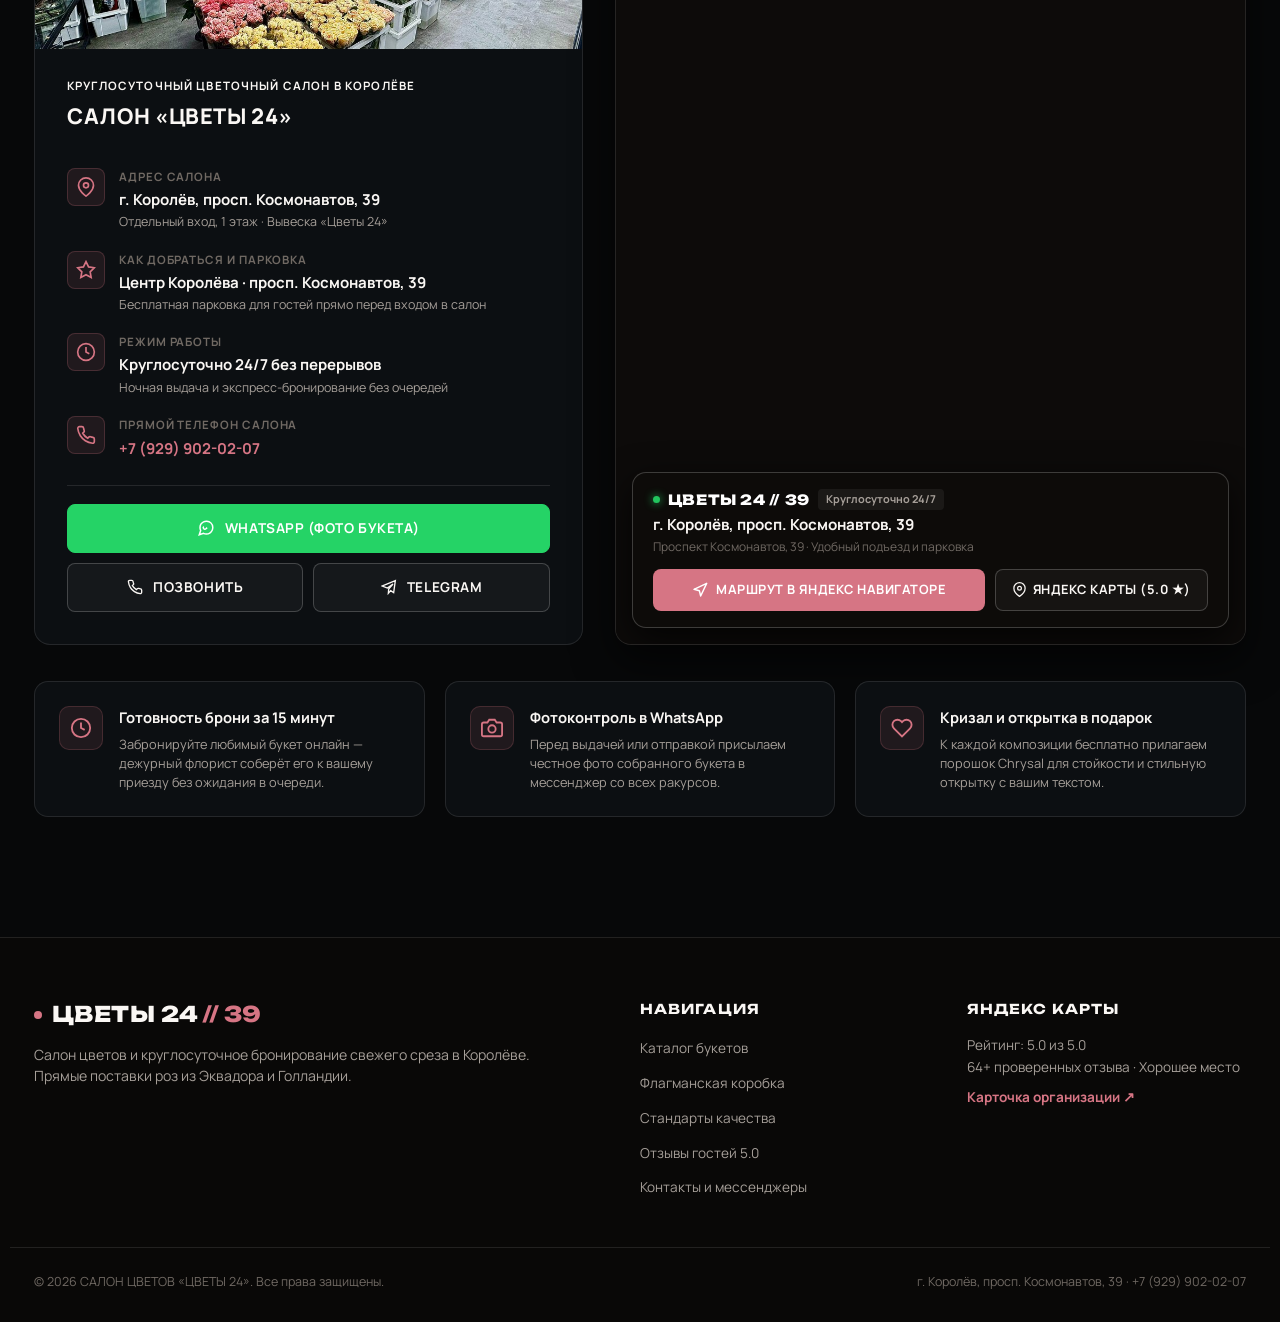
<file: Цветы 24/index.html>
<!DOCTYPE html>
<html lang="ru">
<head>
  <meta charset="UTF-8">
  <meta name="viewport" content="width=device-width, initial-scale=1.0, maximum-scale=5.0">
  <title>ЦВЕТЫ 24 — Салон цветов и круглосуточное бронирование | Королёв, просп. Космонавтов 39</title>
  <meta name="description" content="Флористический салон «Цветы 24» в Королёве: свежие розы Эквадора и Кении, авторские букеты, композиции в шляпных коробках. Круглосуточно 24/7. Рейтинг 5.0 на Яндекс Картах (Хорошее место 2026).">
  
  <!-- Editorial & Avant-Garde Fonts: Unbounded + Manrope + Cormorant Garamond -->
  <link rel="preconnect" href="https://fonts.googleapis.com">
  <link rel="preconnect" href="https://fonts.gstatic.com" crossorigin>
  <link href="https://fonts.googleapis.com/css2?family=Cormorant+Garamond:ital,wght@0,500;0,600;0,700;1,400;1,600&family=Manrope:wght@400;500;600;700;800&family=Unbounded:wght@400;500;600;700;800;900&display=swap" rel="stylesheet">
  
  <link rel="stylesheet" href="styles.css">
</head>
<body>

  <!-- Video Background with Dynamic Hardware-Accelerated Scroll Blur & Parallax -->
  <div class="video-background-container" id="videoBgContainer" aria-hidden="true">
    <video class="bg-video" id="bgVideo" autoplay muted loop playsinline preload="auto">
      <source src="gemini_generated_video_e9bfe32d.mp4" type="video/mp4">
    </video>
    <!-- Vignette Tint -->
    <div class="video-overlay" id="videoOverlay"></div>
    <!-- Dynamic Blur Backdrop Filter Layer -->
    <div class="video-blur-layer" id="videoBlurLayer"></div>
  </div>

  <!-- Header / Navigation Bar with Hover Schedule Popup -->
  <header class="header" id="header">
    <div class="header-inner container">
      <!-- Luxury Brand Logo: ЦВЕТЫ 24 // 39 -->
      <a href="#hero" class="brand-logo" aria-label="ЦВЕТЫ 24 главная">
        <span class="logo-symbol">
          <svg width="22" height="22" viewBox="0 0 24 24" fill="none">
            <circle cx="12" cy="12" r="10" stroke="currentColor" stroke-width="1.8"/>
            <path d="M12 4 C14 8, 16 10, 16 12 C16 14.5, 14 16.5, 12 16.5 C10 16.5, 8 14.5, 8 12 C8 10, 10 8, 12 4 Z" fill="var(--accent-orange)" opacity="0.85"/>
            <circle cx="12" cy="12" r="2.5" fill="#faf7f4"/>
          </svg>
        </span>
        <span class="logo-text">ЦВЕТЫ 24<span class="logo-accent">// 39</span></span>
        <span class="logo-badge">FLORAL STUDIO</span>
      </a>

      <!-- Desktop Nav Menu -->
      <nav class="nav-menu" id="navMenu">
        <a href="#menu" class="nav-link">Каталог</a>
        <a href="#showcase" class="nav-link">Флагман</a>
        <a href="#facts" class="nav-link">Стандарты</a>
        <a href="#reviews" class="nav-link">Отзывы 5.0</a>
        <a href="#contacts" class="nav-link">Контакты</a>

        <div class="mobile-nav-quick-actions">
          <a href="tel:+79299020207" class="mobile-nav-phone-btn">
            <svg width="18" height="18" viewBox="0 0 24 24" fill="none" stroke="currentColor" stroke-width="2">
              <path d="M22 16.92v3a2 2 0 01-2.18 2 19.79 19.79 0 01-8.63-3.07 19.5 19.5 0 01-6-6 19.79 19.79 0 01-3.07-8.67A2 2 0 014.11 2h3a2 2 0 012 1.72 12.84 12.84 0 00.7 2.81 2 2 0 01-.45 2.11L8.09 9.91a16 16 0 006 6l1.27-1.27a2 2 0 012.11-.45 12.84 12.84 0 002.81.7A2 2 0 0122 16.92z"/>
            </svg>
            <span>+7 (929) 902-02-07</span>
          </a>
          <a href="https://wa.me/79299020207" target="_blank" rel="noopener noreferrer" class="mobile-nav-wa-btn">
            <svg width="18" height="18" viewBox="0 0 24 24" fill="none" stroke="currentColor" stroke-width="2">
              <path d="M21 11.5a8.38 8.38 0 0 1-.9 3.8 8.5 8.5 0 0 1-7.6 4.7 8.38 8.38 0 0 1-3.8-.9L3 21l1.9-5.7a8.38 8.38 0 0 1-.9-3.8 8.5 8.5 0 0 1 4.7-7.6 8.38 8.38 0 0 1 3.8-.9h.5a8.48 8.48 0 0 1 8 8v.5z"/>
            </svg>
            <span>Написать в WhatsApp</span>
          </a>
          <div class="mobile-nav-badge">
            <span class="status-dot-mini"></span>
            <span>Королёв, просп. Космонавтов 39 · 24/7</span>
          </div>
        </div>
      </nav>

      <!-- Status (with Hover Dropdown for schedule) & Cart Trigger -->
      <div class="header-actions">
        
        <!-- Live Status Trigger with Hover Schedule Popover -->
        <div class="schedule-trigger-wrapper" id="scheduleTriggerWrapper">
          <div class="live-status-badge" id="liveStatusBadge">
            <span class="status-indicator-ring">
              <span class="status-dot"></span>
            </span>
            <span class="status-text">Круглосуточно · 24/7</span>
            <svg class="chevron-micro" width="12" height="12" viewBox="0 0 24 24" fill="none" stroke="currentColor" stroke-width="2">
              <polyline points="6 9 12 15 18 9"></polyline>
            </svg>
          </div>

          <!-- Schedule Dropdown Card -->
          <div class="schedule-dropdown" id="scheduleDropdown">
            <div class="schedule-dropdown-header">
              <div class="dropdown-title">РЕЖИМ РАБОТЫ</div>
              <div class="dropdown-live-status">
                <span class="status-dot-mini"></span>
                <span>Сейчас открыто</span>
              </div>
            </div>
            <div class="schedule-table">
              <div class="schedule-row">
                <span class="schedule-days">Салон на Космонавтов, 39</span>
                <span class="schedule-hours">Круглосуточно</span>
              </div>
              <div class="schedule-row">
                <span class="schedule-days">Курьерская доставка</span>
                <span class="schedule-hours">24/7 от 45 мин</span>
              </div>
              <div class="schedule-row sub-row">
                <span class="schedule-days">Сборка авторских букетов</span>
                <span class="schedule-hours">от 20 минут</span>
              </div>
            </div>
            <div class="schedule-dropdown-footer">
              <svg width="14" height="14" viewBox="0 0 24 24" fill="none" stroke="currentColor" stroke-width="2">
                <path d="M21 10c0 7-9 13-9 13s-9-6-9-13a9 9 0 0118 0z"/>
                <circle cx="12" cy="10" r="3"/>
              </svg>
              <span>г. Королёв, просп. Космонавтов, 39</span>
            </div>
          </div>
        </div>

        <!-- Cart Button -->
        <button class="cart-trigger-btn" id="openCartBtn" aria-label="Открыть корзину">
          <svg class="cart-icon" width="19" height="19" viewBox="0 0 24 24" fill="none" stroke="currentColor" stroke-width="2" stroke-linecap="round" stroke-linejoin="round">
            <path d="M6 2L3 6v14a2 2 0 002 2h14a2 2 0 002-2V6l-3-4z"/>
            <line x1="3" y1="6" x2="21" y2="6"/>
            <path d="M16 10a4 4 0 01-8 0"/>
          </svg>
          <span class="cart-count" id="cartCount">0</span>
        </button>

        <!-- Burger Toggle for Mobile -->
        <button class="burger-btn" id="burgerBtn" aria-label="Меню навигации">
          <span class="burger-line"></span>
          <span class="burger-line"></span>
        </button>
      </div>
    </div>
  </header>

  <main>
    <!-- HERO SECTION -->
    <section class="hero-section" id="hero">
      <div class="container hero-container">
        
        <!-- Eyebrow label -->
        <div class="hero-top-eyebrow">
          <span class="eyebrow-accent">
            <svg width="10" height="10" viewBox="0 0 10 10" fill="none">
              <polygon points="5,0 10,5 5,10 0,5" fill="var(--accent-orange)"/>
            </svg>
          </span>
          <span class="eyebrow-text">ЦВЕТЫ 24 · САЛОН ЦВЕТОВ И БРОНИРОВАНИЕ В КОРОЛЁВЕ</span>
          <span class="eyebrow-coords">55.9091° N, 37.8701° E</span>
        </div>

        <!-- Main Giant Monolithic Headline -->
        <div class="hero-title-wrapper">
          <h1 class="hero-title">
            ЦВЕТЫ,<br>
            КОТОРЫЕ ГОВОРЯТ<br>
            БЕЗ ЛИШНИХ СЛОВ.
          </h1>
          <p class="hero-description" style="max-width: 660px; margin: 18px auto 0; font-size: 1.05rem; color: var(--text-muted); line-height: 1.6; text-shadow: 0 2px 14px rgba(0,0,0,0.95);">
            Бронирование авторских букетов и свежих роз в Королёве. Свежий срез резервируем в холодильной камере специально под ваш визит. Сборка от 20 минут без очередей.
          </p>
        </div>

        <!-- Lower Interactive Blocks -->
        <div class="hero-bottom-grid">
          
          <!-- Left Element -->
          <a href="#menu" class="hero-card hero-card-left" id="heroMenuShortcut">
            <div class="hero-card-marker">
              <div class="radar-circle">
                <svg class="radar-svg" viewBox="0 0 48 48" fill="none">
                  <circle cx="24" cy="24" r="22" stroke="rgba(255,255,255,0.15)" stroke-width="1.5" stroke-dasharray="3 3"/>
                  <circle cx="24" cy="24" r="15" stroke="rgba(255,255,255,0.25)" stroke-width="1.5"/>
                  <path d="M24 2 A 22 22 0 0 1 46 24" stroke="var(--accent-orange)" stroke-width="2.5" stroke-linecap="round"/>
                </svg>
                <span class="radar-num">01</span>
              </div>
            </div>
            <div class="hero-card-content">
              <h2 class="hero-card-title">КАТАЛОГ ДЛЯ БРОНИ</h2>
              <p class="hero-card-desc">
                Пионовидные розы, гортензии, шляпные коробки и авторские охапки со стойкостью от 10 дней.
              </p>
              <div class="hero-card-action">
                <span>Выбрать композицию</span>
                <svg class="arrow-icon" width="16" height="16" viewBox="0 0 24 24" fill="none" stroke="currentColor" stroke-width="2.5" stroke-linecap="round" stroke-linejoin="round">
                  <line x1="5" y1="12" x2="19" y2="12"></line>
                  <polyline points="12 5 19 12 12 19"></polyline>
                </svg>
              </div>
            </div>
          </a>

          <!-- Right Element -->
          <a href="#reviews" class="hero-card hero-card-right" id="heroLocationShortcut">
            <div class="hero-card-marker">
              <div class="matrix-badge">
                <svg width="32" height="32" viewBox="0 0 32 32" fill="none">
                  <rect x="2" y="2" width="6" height="6" fill="rgba(255,255,255,0.3)"/>
                  <rect x="13" y="2" width="6" height="6" fill="rgba(255,255,255,0.3)"/>
                  <rect x="24" y="2" width="6" height="6" fill="var(--accent-orange)"/>
                  <rect x="2" y="13" width="6" height="6" fill="rgba(255,255,255,0.3)"/>
                  <rect x="13" y="13" width="6" height="6" fill="var(--accent-orange)"/>
                  <rect x="24" y="13" width="6" height="6" fill="rgba(255,255,255,0.3)"/>
                  <rect x="2" y="24" width="6" height="6" fill="var(--accent-orange)"/>
                  <rect x="13" y="24" width="6" height="6" fill="rgba(255,255,255,0.3)"/>
                  <rect x="24" y="24" width="6" height="6" fill="rgba(255,255,255,0.3)"/>
                </svg>
              </div>
            </div>
            <div class="hero-card-content">
              <h2 class="hero-card-title">РЕЙТИНГ 5.0 В ЯНДЕКС КАРТАХ</h2>
              <p class="hero-card-desc">
                64+ проверенных отзыва · Награда «Хорошее место 2026». Королёв, просп. Космонавтов, 39.
              </p>
              <div class="hero-card-action">
                <span>Читать отзывы гостей</span>
                <svg class="arrow-icon" width="16" height="16" viewBox="0 0 24 24" fill="none" stroke="currentColor" stroke-width="2.5" stroke-linecap="round" stroke-linejoin="round">
                  <line x1="5" y1="12" x2="19" y2="12"></line>
                  <polyline points="12 5 19 12 12 19"></polyline>
                </svg>
              </div>
            </div>
          </a>

        </div>

        <!-- Scroll down indicator -->
        <div class="hero-scroll-cue">
          <span class="scroll-cue-text">ЛИСТАТЬ ВНИЗ</span>
          <div class="scroll-cue-line"></div>
        </div>

      </div>
    </section>

    <!-- Ticker Strip -->
    <section class="ticker-strip" aria-hidden="true">
      <div class="ticker-track">
        <div class="ticker-item"><span class="ticker-dot"></span> СВЕЖИЕ ПОСТАВКИ ИЗ ЭКВАДОРА И ГОЛЛАНДИИ 3 РАЗА В НЕДЕЛЮ</div>
        <div class="ticker-item"><span class="ticker-dot"></span> ФОТО БУКЕТА В WHATSAPP ПЕРЕД ОТПРАВКОЙ</div>
        <div class="ticker-item"><span class="ticker-dot"></span> АКВАБОКС И КРИЗАЛ В ПОДАРОК К КАЖДОМУ ЗАКАЗУ</div>
        <div class="ticker-item"><span class="ticker-dot"></span> КРУГЛОСУТОЧНАЯ ДОСТАВКА 24/7 ОТ 45 МИНУТ</div>
        <div class="ticker-item"><span class="ticker-dot"></span> РЕЙТИНГ 5.0 В ЯНДЕКС КАРТАХ · НАГРАДА «ХОРОШЕЕ МЕСТО 2026»</div>
        <div class="ticker-item"><span class="ticker-dot"></span> ОТКРЫТКА С ВАШИМ ТЕКСТОМ БЕСПЛАТНО</div>
        <div class="ticker-item"><span class="ticker-dot"></span> СТОЙКОСТЬ ЦВЕТОВ ОТ 10 ДО 14 ДНЕЙ</div>
        <div class="ticker-item"><span class="ticker-dot"></span> СВЕЖИЕ ПОСТАВКИ ИЗ ЭКВАДОРА И ГОЛЛАНДИИ 3 РАЗА В НЕДЕЛЮ</div>
        <div class="ticker-item"><span class="ticker-dot"></span> ФОТО БУКЕТА В WHATSAPP ПЕРЕД ОТПРАВКОЙ</div>
        <div class="ticker-item"><span class="ticker-dot"></span> АКВАБОКС И КРИЗАЛ В ПОДАРОК К КАЖДОМУ ЗАКАЗУ</div>
        <div class="ticker-item"><span class="ticker-dot"></span> КРУГЛОСУТОЧНАЯ ДОСТАВКА 24/7 ОТ 45 МИНУТ</div>
        <div class="ticker-item"><span class="ticker-dot"></span> РЕЙТИНГ 5.0 В ЯНДЕКС КАРТАХ · НАГРАДА «ХОРОШЕЕ МЕСТО 2026»</div>
        <div class="ticker-item"><span class="ticker-dot"></span> ОТКРЫТКА С ВАШИМ ТЕКСТОМ БЕСПЛАТНО</div>
        <div class="ticker-item"><span class="ticker-dot"></span> СТОЙКОСТЬ ЦВЕТОВ ОТ 10 ДО 14 ДНЕЙ</div>
      </div>
    </section>

    <!-- MENU / CATALOG SECTION -->
    <section class="menu-section section-padding" id="menu">
      <div class="container">
        
        <div class="section-header">
          <div class="section-label">АССОРТИМЕНТ САЛОНА</div>
          <h2 class="section-title">КАТАЛОГ БУКЕТОВ</h2>
          <p class="section-subtitle">
            Только свежий срез: плотные тугие бутоны, честный стебель, бережная сборка и доставка на воде в аквабоксе.
          </p>
        </div>

        <!-- Controls: Category Filters & Live Search -->
        <div class="catalog-controls">
          <div class="category-tabs" id="categoryTabs">
            <button class="cat-btn active" data-category="all">
              <svg class="cat-icon" width="16" height="16" viewBox="0 0 24 24" fill="none" stroke="currentColor" stroke-width="2">
                <rect x="3" y="3" width="7" height="7"/>
                <rect x="14" y="3" width="7" height="7"/>
                <rect x="14" y="14" width="7" height="7"/>
                <rect x="3" y="14" width="7" height="7"/>
              </svg>
              <span>Все (14)</span>
            </button>
            <button class="cat-btn" data-category="author">
              <svg class="cat-icon" width="16" height="16" viewBox="0 0 24 24" fill="none" stroke="currentColor" stroke-width="2">
                <path d="M12 2C7 6 7 12 12 16 C17 12 17 6 12 2 Z"/>
                <path d="M12 16 L12 22"/>
              </svg>
              <span>Авторские букеты (4)</span>
            </button>
            <button class="cat-btn" data-category="roses">
              <svg class="cat-icon" width="16" height="16" viewBox="0 0 24 24" fill="none" stroke="currentColor" stroke-width="2">
                <circle cx="12" cy="12" r="8"/>
                <path d="M12 8c2 2 2 6 0 8"/>
              </svg>
              <span>Розы & Моно (4)</span>
            </button>
            <button class="cat-btn" data-category="boxes">
              <svg class="cat-icon" width="16" height="16" viewBox="0 0 24 24" fill="none" stroke="currentColor" stroke-width="2">
                <path d="M21 8a2 2 0 0 0-1-1.73l-7-4a2 2 0 0 0-2 0l-7 4A2 2 0 0 0 3 8v8a2 2 0 0 0 1 1.73l7 4a2 2 0 0 0 2 0l7-4A2 2 0 0 0 21 16Z"/>
              </svg>
              <span>В коробках & Корзинах (3)</span>
            </button>
            <button class="cat-btn" data-category="seasonal">
              <svg class="cat-icon" width="16" height="16" viewBox="0 0 24 24" fill="none" stroke="currentColor" stroke-width="2">
                <path d="M12 3a9 9 0 0 0 9 9 9 9 0 1 1-9-9Z"/>
              </svg>
              <span>Гортензии & Сезонные (3)</span>
            </button>
          </div>

          <div class="search-box">
            <svg class="search-icon" width="18" height="18" viewBox="0 0 24 24" fill="none" stroke="currentColor" stroke-width="2" stroke-linecap="round" stroke-linejoin="round">
              <circle cx="11" cy="11" r="8"/>
              <line x1="21" y1="21" x2="16.65" y2="16.65"/>
            </svg>
            <input type="text" id="catalogSearch" placeholder="Поиск букета (розы, гортензии, пионы, коробка)..." aria-label="Поиск по каталогу цветов">
            <button class="clear-search-btn" id="clearSearchBtn" aria-label="Очистить поиск" style="display:none;">
              <svg width="14" height="14" viewBox="0 0 24 24" fill="none" stroke="currentColor" stroke-width="2.5" stroke-linecap="round">
                <line x1="18" y1="6" x2="6" y2="18"></line>
                <line x1="6" y1="6" x2="18" y2="18"></line>
              </svg>
            </button>
          </div>
        </div>

        <!-- Catalog Grid -->
        <div class="catalog-grid" id="catalogGrid">
          <!-- Dynamically populated via script.js -->
        </div>

      </div>
    </section>

    <!-- FLAGSHIP SHOWCASE (ФЛАГМАНСКАЯ КОМПОЗИЦИЯ) -->
    <section class="beans-showcase-section section-padding" id="showcase">
      <div class="container">
        <div class="section-header">
          <div class="section-label">ФЛАГМАНСКАЯ КОМПОЗИЦИЯ // SIGNATURE ARRANGEMENT</div>
          <h2 class="section-title">ШЛЯПНАЯ КОРОБКА «ROYAL BLUSH»</h2>
          <p class="section-subtitle">
            Пышная гармония премиальных роз Эквадора, французской эустомы и веточек ароматного эвкалипта. Композиция собрана на влажном флористическом оазисе и не требует вазы.
          </p>
        </div>

        <div class="beans-editorial-grid">
          
          <!-- Large Visual Card -->
          <div class="beans-media-card">
            <div class="beans-image-wrap">
              <img id="beansShowcaseImg" src="assets/images/curated/catalog_5_hatbox_royal.jpg" alt="Шляпная коробка Royal Blush в салоне Цветы 24" loading="lazy">
              <div class="beans-float-badge">
                <span class="badge-dot"></span>
                <span>СВЕЖИЙ ПРИВОЗ СЕГОДНЯ</span>
              </div>
            </div>
            <div class="beans-profile-row">
              <div class="profile-item">
                <div class="profile-label">ПОСТАВКА</div>
                <div class="profile-val">Плантации Эквадора</div>
              </div>
              <div class="profile-item">
                <div class="profile-label">СТОЙКОСТЬ</div>
                <div class="profile-val">10–14 дней в оазисе</div>
              </div>
              <div class="profile-item">
                <div class="profile-label">ФОРМАТ</div>
                <div class="profile-val" id="beansProfileFormat">Оазис Oasis · Без вазы</div>
              </div>
            </div>
          </div>

          <!-- Interactive Selection Card -->
          <div class="beans-config-card">
            <div class="beans-card-tag">ЛУЧШИЙ ВЫБОР ДЛЯ ПРАЗДНИКА И ПОДАРКА</div>
            <h3 class="beans-card-title">ШЛЯПНАЯ КОРОБКА «ROYAL BLUSH»</h3>
            <div class="beans-descriptors">
              <span class="desc-pill">Орхидея Ванда</span>
              <span class="desc-pill">Гортензия</span>
              <span class="desc-pill">Роза кустовая</span>
              <span class="desc-pill">Диантус</span>
            </div>

            <p class="beans-description">
              Фирменная шляпная коробка не требует поиска вазы и подрезки стеблей. Достаточно раз в день подливать 100 мл прохладной воды в центр композиции. В комплекте фирменная открытка с вашим текстом.
            </p>

            <!-- Packaging Selector Tool -->
            <div class="grind-selector-box">
              <div class="selector-title">ВЫБЕРИТЕ ФОРМАТ ОФОРМЛЕНИЯ:</div>
              <div class="grind-options-grid" id="grindOptionsGrid">
                <button class="grind-pill active" data-grind="Шляпная коробка">Шляпная коробка</button>
                <button class="grind-pill" data-grind="Дизайнерская бумага">Дизайнерская бумага</button>
                <button class="grind-pill" data-grind="Классический крафт">Классический крафт</button>
                <button class="grind-pill" data-grind="Стеклянная ваза">Стеклянная ваза</button>
              </div>
            </div>

            <!-- Dedicated Format Feature Strip (fixed height, zero layout shift) -->
            <div class="packaging-feature-card">
              <div class="pfc-icon">
                <svg width="16" height="16" viewBox="0 0 24 24" fill="none" stroke="currentColor" stroke-width="2.2">
                  <path d="M12 22s8-4 8-10V5l-8-3-8 3v7c0 6 8 10 8 10z"/>
                </svg>
              </div>
              <div class="pfc-content">
                <span class="pfc-label">ОСОБЕННОСТЬ ФОРМАТА</span>
                <span class="pfc-text" id="packagingNoteText">Не требует вазы · Собрано на влажном оазисе с питанием</span>
              </div>
            </div>

            <!-- Price & Order Bar -->
            <div class="beans-order-bar">
              <div class="beans-price-box">
                <span class="beans-price-value">4 800&nbsp;₽</span>
                <span class="beans-price-meta">/ композиция</span>
              </div>
              <button class="btn btn-primary" id="addBeansToCartBtn">
                <svg width="18" height="18" viewBox="0 0 24 24" fill="none" stroke="currentColor" stroke-width="2">
                  <path d="M6 2L3 6v14a2 2 0 002 2h14a2 2 0 002-2V6l-3-4z"/>
                  <line x1="3" y1="6" x2="21" y2="6"/>
                  <path d="M16 10a4 4 0 01-8 0"/>
                </svg>
                <span>Забронировать</span>
              </button>
            </div>
          </div>

        </div>
      </div>
    </section>

    <!-- FACTS & STANDARDS -->
    <section class="standards-section section-padding" id="facts">
      <div class="container">
        
        <div class="section-header">
          <div class="section-label">ПРИНЦИПЫ РАБОТЫ</div>
          <h2 class="section-title">СТАНДАРТЫ САЛОНА «ЦВЕТЫ 24»</h2>
          <p class="section-subtitle">
            Факты о нашем подходе к цветам. Почему наши букеты стоят дома до двух недель и дарят чистую радость.
          </p>
        </div>

        <div class="standards-grid">
          
          <div class="standard-card">
            <div class="standard-header-row">
              <div class="standard-num">01</div>
              <div class="standard-icon">
                <svg width="24" height="24" viewBox="0 0 24 24" fill="none" stroke="currentColor" stroke-width="1.8">
                  <path d="M14 14.76V3.5a2.5 2.5 0 0 0-5 0v11.26a4.5 4.5 0 1 0 5 0z"/>
                </svg>
              </div>
            </div>
            <h3 class="standard-title">ХОЛОДНАЯ ЦЕПЬ И СВЕЖЕСТЬ</h3>
            <p class="standard-text">
              Все цветы хранятся в профессиональной холодильной камере при температуре +4...+6°C и влажности 85%. Мы получаем свежие поставки с плантаций Эквадора, Голландии и Кении трижды в неделю.
            </p>
            <div class="standard-tags">
              <span>Климат-контроль +4°C</span>
              <span>Поставки 3 раза в неделю</span>
            </div>
          </div>

          <div class="standard-card">
            <div class="standard-header-row">
              <div class="standard-num">02</div>
              <div class="standard-icon">
                <svg width="24" height="24" viewBox="0 0 24 24" fill="none" stroke="currentColor" stroke-width="1.8">
                  <circle cx="12" cy="12" r="10"/>
                  <path d="M9 12l2 2 4-4"/>
                </svg>
              </div>
            </div>
            <h3 class="standard-title">ЧЕСТНЫЙ СРЕЗ БЕЗ МАСКИРОВКИ</h3>
            <p class="standard-text">
              Мы никогда не прячем несвежие стебли в середину букета. Каждый цветок проходит строгий осмотр: упругий бутон, плотный зеленый лист и чистый срез без бактериального налета.
            </p>
            <div class="standard-tags">
              <span>Ручной отбор стеблей</span>
              <span>Стойкость от 10 дней</span>
            </div>
          </div>

          <div class="standard-card">
            <div class="standard-header-row">
              <div class="standard-num">03</div>
              <div class="standard-icon">
                <svg width="24" height="24" viewBox="0 0 24 24" fill="none" stroke="currentColor" stroke-width="1.8">
                  <path d="M12 2.69l5.66 5.66a8 8 0 1 1-11.31 0z"/>
                </svg>
              </div>
            </div>
            <h3 class="standard-title">АКВАБОКС И КРИЗАЛ В ПОДАРОК</h3>
            <p class="standard-text">
              Каждый букет упаковывается во временный аквабокс с водой, чтобы не испытывать стресс при транспортировке. В комплект вкладываем пакетик профессионального кризала Chrysal и памятку по уходу.
            </p>
            <div class="standard-tags">
              <span>Доставка на воде</span>
              <span>Подкормка Chrysal бесплатно</span>
            </div>
          </div>

          <div class="standard-card">
            <div class="standard-header-row">
              <div class="standard-num">04</div>
              <div class="standard-icon">
                <svg width="24" height="24" viewBox="0 0 24 24" fill="none" stroke="currentColor" stroke-width="1.8">
                  <rect x="3" y="4" width="18" height="18" rx="2" ry="2"/>
                  <line x1="16" y1="2" x2="16" y2="6"/>
                  <line x1="8" y1="2" x2="8" y2="6"/>
                  <line x1="3" y1="10" x2="21" y2="10"/>
                </svg>
              </div>
            </div>
            <h3 class="standard-title">ФОТООТЧЕТ И СЕРВИС 24/7</h3>
            <p class="standard-text">
              Принимаем заказы круглосуточно. Перед выездом курьера отправляем реальное фото и видео готового букета в WhatsApp или Telegram, чтобы вы были уверены в безупречном результате.
            </p>
            <div class="standard-tags">
              <span>Фото перед отправкой</span>
              <span>Доставка 24 часа</span>
            </div>
          </div>

        </div>

      </div>
    </section>

    <!-- REVIEWS SECTION -->
    <section class="reviews-section section-padding" id="reviews">
      <div class="container">
        
        <div class="yandex-minimal-banner" id="yandexBanner">
          <div class="yandex-stat-col">
            <div class="yandex-brand-row">
              <div class="yandex-icon-wrap">
                <svg width="22" height="22" viewBox="0 0 24 24" fill="none">
                  <path d="M12 2C7.58 2 4 5.58 4 10c0 5.25 7 12 8 12s8-6.75 8-12c0-4.42-3.58-8-8-8zm0 11c-1.66 0-3-1.34-3-3s1.34-3 3-3 3 1.34 3 3-1.34 3-3 3z" fill="#FC3F1D"/>
                </svg>
                <span class="yandex-radar-wave"></span>
              </div>
              <span class="yandex-brand-name">ЯНДЕКС КАРТЫ // ВЕРИФИЦИРОВАНО</span>
              <div class="live-status-pill-mini">
                <span class="beacon-pulse-glow"></span>
                <span>АКТУАЛЬНО 2026</span>
              </div>
            </div>

            <div class="score-row-minimal">
              <div class="rating-counter-box">
                <span class="rating-num-big" id="ratingCounter" data-target="5.0">5.0</span>
              </div>
              <div class="rating-stars-clean" id="ratingStars">
                <svg class="star-svg" style="--i:1" width="24" height="24" viewBox="0 0 24 24" fill="#fc0"><path d="M12 17.27L18.18 21l-1.64-7.03L22 9.24l-7.19-.61L12 2 9.19 8.63 2 9.24l5.46 4.73L5.82 21z"/></svg>
                <svg class="star-svg" style="--i:2" width="24" height="24" viewBox="0 0 24 24" fill="#fc0"><path d="M12 17.27L18.18 21l-1.64-7.03L22 9.24l-7.19-.61L12 2 9.19 8.63 2 9.24l5.46 4.73L5.82 21z"/></svg>
                <svg class="star-svg" style="--i:3" width="24" height="24" viewBox="0 0 24 24" fill="#fc0"><path d="M12 17.27L18.18 21l-1.64-7.03L22 9.24l-7.19-.61L12 2 9.19 8.63 2 9.24l5.46 4.73L5.82 21z"/></svg>
                <svg class="star-svg" style="--i:4" width="24" height="24" viewBox="0 0 24 24" fill="#fc0"><path d="M12 17.27L18.18 21l-1.64-7.03L22 9.24l-7.19-.61L12 2 9.19 8.63 2 9.24l5.46 4.73L5.82 21z"/></svg>
                <svg class="star-svg" style="--i:5" width="24" height="24" viewBox="0 0 24 24" fill="#fc0"><path d="M12 17.27L18.18 21l-1.64-7.03L22 9.24l-7.19-.61L12 2 9.19 8.63 2 9.24l5.46 4.73L5.82 21z"/></svg>
              </div>
            </div>

            <div class="rating-sub-row">
              <span class="reviews-count-text">На основе 64 проверенных отзывов гостей</span>
              <div class="award-laurel-badge">
                <svg width="15" height="15" viewBox="0 0 24 24" fill="#f59e0b">
                  <path d="M12 2l2.4 4.8 5.3.8-3.8 3.7.9 5.3-4.8-2.5-4.8 2.5.9-5.3-3.8-3.7 5.3-.8L12 2z"/>
                </svg>
                <span>Награда «Хорошее место — 2026»</span>
                <span class="award-shimmer-sweep"></span>
              </div>
            </div>
          </div>

          <div class="yandex-cta-col">
            <a href="https://yandex.ru/maps/org/tsvety_24/221385564177/" target="_blank" rel="noopener noreferrer" class="btn btn-outline yandex-direct-btn">
              <span>Смотреть все отзывы ↗</span>
            </a>
          </div>
        </div>

        <!-- Reviews Carousel Bar -->
        <div class="reviews-marquee-header">
          <div class="marquee-indicator-pill">
            <span class="marquee-pulse-dot"></span>
            <span>АВТОПРОКРУТКА ВПРАВО · НАВЕДИТЕ КУРСОР ДЛЯ ПАУЗЫ</span>
          </div>
          <div class="marquee-control-buttons">
            <button class="marquee-shift-btn" id="revPrevBtn" aria-label="Сдвинуть влево">
              <svg width="16" height="16" viewBox="0 0 24 24" fill="none" stroke="currentColor" stroke-width="2.5"><polyline points="15 18 9 12 15 6"></polyline></svg>
            </button>
            <button class="marquee-shift-btn" id="revNextBtn" aria-label="Сдвинуть вправо">
              <svg width="16" height="16" viewBox="0 0 24 24" fill="none" stroke="currentColor" stroke-width="2.5"><polyline points="9 18 15 12 9 6"></polyline></svg>
            </button>
          </div>
        </div>

        <!-- Reviews Marquee Viewport with Continuous Seamless Flow -->
        <div class="reviews-marquee-viewport" id="reviewsMarquee">
          <div class="marquee-edge-fade left-fade"></div>
          <div class="marquee-edge-fade right-fade"></div>

          <div class="reviews-marquee-track" id="reviewsTrack">
            
            <!-- CARD 1 -->
            <div class="review-card">
              <div class="review-card-top">
                <div class="author-info">
                  <div class="author-avatar-wrap">
                    <img src="assets/images/avatar_evorlova.jpg" alt="Елена В." class="author-avatar-img" loading="lazy">
                    <span class="avatar-badge-yandex" title="Проверен Яндекс Картами">
                      <svg width="8" height="8" viewBox="0 0 24 24" fill="#fc3f1d"><path d="M12 2C7.58 2 4 5.58 4 10c0 5.25 7 12 8 12s8-6.75 8-12c0-4.42-3.58-8-8-8zm0 11c-1.66 0-3-1.34-3-3s1.34-3 3-3 3 1.34 3 3-1.34 3-3 3z"/></svg>
                    </span>
                  </div>
                  <div>
                    <div class="author-name">Елена В.</div>
                    <div class="author-level">Знаток города 11 уровня</div>
                  </div>
                </div>
                <div class="stars-vector-row">
                  <svg width="14" height="14" viewBox="0 0 24 24" fill="#fc0"><path d="M12 17.27L18.18 21l-1.64-7.03L22 9.24l-7.19-.61L12 2 9.19 8.63 2 9.24l5.46 4.73L5.82 21z"/></svg>
                  <svg width="14" height="14" viewBox="0 0 24 24" fill="#fc0"><path d="M12 17.27L18.18 21l-1.64-7.03L22 9.24l-7.19-.61L12 2 9.19 8.63 2 9.24l5.46 4.73L5.82 21z"/></svg>
                  <svg width="14" height="14" viewBox="0 0 24 24" fill="#fc0"><path d="M12 17.27L18.18 21l-1.64-7.03L22 9.24l-7.19-.61L12 2 9.19 8.63 2 9.24l5.46 4.73L5.82 21z"/></svg>
                  <svg width="14" height="14" viewBox="0 0 24 24" fill="#fc0"><path d="M12 17.27L18.18 21l-1.64-7.03L22 9.24l-7.19-.61L12 2 9.19 8.63 2 9.24l5.46 4.73L5.82 21z"/></svg>
                  <svg width="14" height="14" viewBox="0 0 24 24" fill="#fc0"><path d="M12 17.27L18.18 21l-1.64-7.03L22 9.24l-7.19-.61L12 2 9.19 8.63 2 9.24l5.46 4.73L5.82 21z"/></svg>
                </div>
              </div>
              <p class="review-text">
                «Салон «Цветы 24» — это настоящая находка в Королёве! Цветы всегда свежайшие и стоят очень долго. Покупала здесь и розы, и сборные букеты, и открытки. Отдельное спасибо флористу Ирине за безупречный вкус и душевное отношение.»
              </p>
              <div class="review-date">18 сентября · Яндекс Карты</div>
            </div>

            <!-- CARD 2 -->
            <div class="review-card">
              <div class="review-card-top">
                <div class="author-info">
                  <div class="author-avatar-wrap">
                    <img src="assets/images/avatar_mikhail.jpg" alt="Дмитрий К." class="author-avatar-img" loading="lazy">
                    <span class="avatar-badge-yandex" title="Проверен Яндекс Картами">
                      <svg width="8" height="8" viewBox="0 0 24 24" fill="#fc3f1d"><path d="M12 2C7.58 2 4 5.58 4 10c0 5.25 7 12 8 12s8-6.75 8-12c0-4.42-3.58-8-8-8zm0 11c-1.66 0-3-1.34-3-3s1.34-3 3-3 3 1.34 3 3-1.34 3-3 3z"/></svg>
                    </span>
                  </div>
                  <div>
                    <div class="author-name">Дмитрий К.</div>
                    <div class="author-level">Местный житель</div>
                  </div>
                </div>
                <div class="stars-vector-row">
                  <svg width="14" height="14" viewBox="0 0 24 24" fill="#fc0"><path d="M12 17.27L18.18 21l-1.64-7.03L22 9.24l-7.19-.61L12 2 9.19 8.63 2 9.24l5.46 4.73L5.82 21z"/></svg>
                  <svg width="14" height="14" viewBox="0 0 24 24" fill="#fc0"><path d="M12 17.27L18.18 21l-1.64-7.03L22 9.24l-7.19-.61L12 2 9.19 8.63 2 9.24l5.46 4.73L5.82 21z"/></svg>
                  <svg width="14" height="14" viewBox="0 0 24 24" fill="#fc0"><path d="M12 17.27L18.18 21l-1.64-7.03L22 9.24l-7.19-.61L12 2 9.19 8.63 2 9.24l5.46 4.73L5.82 21z"/></svg>
                  <svg width="14" height="14" viewBox="0 0 24 24" fill="#fc0"><path d="M12 17.27L18.18 21l-1.64-7.03L22 9.24l-7.19-.61L12 2 9.19 8.63 2 9.24l5.46 4.73L5.82 21z"/></svg>
                  <svg width="14" height="14" viewBox="0 0 24 24" fill="#fc0"><path d="M12 17.27L18.18 21l-1.64-7.03L22 9.24l-7.19-.61L12 2 9.19 8.63 2 9.24l5.46 4.73L5.82 21z"/></svg>
                </div>
              </div>
              <p class="review-text">
                «Заказывал букет жене на годовщину ночью. Невероятно удобно, что работают круглосуточно! Написал в WhatsApp, согласовали состав по фото, через 40 минут курьер уже привёз цветы в аквабоксе. Супруга в полном восторге.»
              </p>
              <div class="review-date">4 октября · Яндекс Карты</div>
            </div>

            <!-- CARD 3 -->
            <div class="review-card">
              <div class="review-card-top">
                <div class="author-info">
                  <div class="author-avatar-wrap">
                    <img src="assets/images/avatar_daria.jpg" alt="Юлия М." class="author-avatar-img" loading="lazy">
                    <span class="avatar-badge-yandex" title="Проверен Яндекс Картами">
                      <svg width="8" height="8" viewBox="0 0 24 24" fill="#fc3f1d"><path d="M12 2C7.58 2 4 5.58 4 10c0 5.25 7 12 8 12s8-6.75 8-12c0-4.42-3.58-8-8-8zm0 11c-1.66 0-3-1.34-3-3s1.34-3 3-3 3 1.34 3 3-1.34 3-3 3z"/></svg>
                    </span>
                  </div>
                  <div>
                    <div class="author-name">Юлия М.</div>
                    <div class="author-level">Знаток города 8 уровня</div>
                  </div>
                </div>
                <div class="stars-vector-row">
                  <svg width="14" height="14" viewBox="0 0 24 24" fill="#fc0"><path d="M12 17.27L18.18 21l-1.64-7.03L22 9.24l-7.19-.61L12 2 9.19 8.63 2 9.24l5.46 4.73L5.82 21z"/></svg>
                  <svg width="14" height="14" viewBox="0 0 24 24" fill="#fc0"><path d="M12 17.27L18.18 21l-1.64-7.03L22 9.24l-7.19-.61L12 2 9.19 8.63 2 9.24l5.46 4.73L5.82 21z"/></svg>
                  <svg width="14" height="14" viewBox="0 0 24 24" fill="#fc0"><path d="M12 17.27L18.18 21l-1.64-7.03L22 9.24l-7.19-.61L12 2 9.19 8.63 2 9.24l5.46 4.73L5.82 21z"/></svg>
                  <svg width="14" height="14" viewBox="0 0 24 24" fill="#fc0"><path d="M12 17.27L18.18 21l-1.64-7.03L22 9.24l-7.19-.61L12 2 9.19 8.63 2 9.24l5.46 4.73L5.82 21z"/></svg>
                  <svg width="14" height="14" viewBox="0 0 24 24" fill="#fc0"><path d="M12 17.27L18.18 21l-1.64-7.03L22 9.24l-7.19-.61L12 2 9.19 8.63 2 9.24l5.46 4.73L5.82 21z"/></svg>
                </div>
              </div>
              <p class="review-text">
                «Флорист очень чутко помогла определиться с композицией под мой бюджет. Розы простояли почти две недели, ни один бутон не поник! Приятно, что бесплатно положили красивую открытку и кризал.»
              </p>
              <div class="review-date">12 августа · Яндекс Карты</div>
            </div>

            <!-- CARD 4 -->
            <div class="review-card">
              <div class="review-card-top">
                <div class="author-info">
                  <div class="author-avatar-wrap">
                    <img src="assets/images/avatar_artem.jpg" alt="Алексей С." class="author-avatar-img" loading="lazy">
                    <span class="avatar-badge-yandex" title="Проверен Яндекс Картами">
                      <svg width="8" height="8" viewBox="0 0 24 24" fill="#fc3f1d"><path d="M12 2C7.58 2 4 5.58 4 10c0 5.25 7 12 8 12s8-6.75 8-12c0-4.42-3.58-8-8-8zm0 11c-1.66 0-3-1.34-3-3s1.34-3 3-3 3 1.34 3 3-1.34 3-3 3z"/></svg>
                    </span>
                  </div>
                  <div>
                    <div class="author-name">Алексей С.</div>
                    <div class="author-level">Знаток города 9 уровня</div>
                  </div>
                </div>
                <div class="stars-vector-row">
                  <svg width="14" height="14" viewBox="0 0 24 24" fill="#fc0"><path d="M12 17.27L18.18 21l-1.64-7.03L22 9.24l-7.19-.61L12 2 9.19 8.63 2 9.24l5.46 4.73L5.82 21z"/></svg>
                  <svg width="14" height="14" viewBox="0 0 24 24" fill="#fc0"><path d="M12 17.27L18.18 21l-1.64-7.03L22 9.24l-7.19-.61L12 2 9.19 8.63 2 9.24l5.46 4.73L5.82 21z"/></svg>
                  <svg width="14" height="14" viewBox="0 0 24 24" fill="#fc0"><path d="M12 17.27L18.18 21l-1.64-7.03L22 9.24l-7.19-.61L12 2 9.19 8.63 2 9.24l5.46 4.73L5.82 21z"/></svg>
                  <svg width="14" height="14" viewBox="0 0 24 24" fill="#fc0"><path d="M12 17.27L18.18 21l-1.64-7.03L22 9.24l-7.19-.61L12 2 9.19 8.63 2 9.24l5.46 4.73L5.82 21z"/></svg>
                  <svg width="14" height="14" viewBox="0 0 24 24" fill="#fc0"><path d="M12 17.27L18.18 21l-1.64-7.03L22 9.24l-7.19-.61L12 2 9.19 8.63 2 9.24l5.46 4.73L5.82 21z"/></svg>
                </div>
              </div>
              <p class="review-text">
                «Беру цветы только здесь, когда нужно поздравить маму или коллег. Свежая роза из Эквадора с крупным плотным бутоном. Цены честные и адекватные, без накрутки как в переходах.»
              </p>
              <div class="review-date">29 июля · Яндекс Карты</div>
            </div>

            <!-- CARD 5 -->
            <div class="review-card">
              <div class="review-card-top">
                <div class="author-info">
                  <div class="author-avatar-wrap">
                    <img src="assets/images/avatar_sofia.jpg" alt="Анастасия Т." class="author-avatar-img" loading="lazy">
                    <span class="avatar-badge-yandex" title="Проверен Яндекс Картами">
                      <svg width="8" height="8" viewBox="0 0 24 24" fill="#fc3f1d"><path d="M12 2C7.58 2 4 5.58 4 10c0 5.25 7 12 8 12s8-6.75 8-12c0-4.42-3.58-8-8-8zm0 11c-1.66 0-3-1.34-3-3s1.34-3 3-3 3 1.34 3 3-1.34 3-3 3z"/></svg>
                    </span>
                  </div>
                  <div>
                    <div class="author-name">Анастасия Т.</div>
                    <div class="author-level">Знаток города 6 уровня</div>
                  </div>
                </div>
                <div class="stars-vector-row">
                  <svg width="14" height="14" viewBox="0 0 24 24" fill="#fc0"><path d="M12 17.27L18.18 21l-1.64-7.03L22 9.24l-7.19-.61L12 2 9.19 8.63 2 9.24l5.46 4.73L5.82 21z"/></svg>
                  <svg width="14" height="14" viewBox="0 0 24 24" fill="#fc0"><path d="M12 17.27L18.18 21l-1.64-7.03L22 9.24l-7.19-.61L12 2 9.19 8.63 2 9.24l5.46 4.73L5.82 21z"/></svg>
                  <svg width="14" height="14" viewBox="0 0 24 24" fill="#fc0"><path d="M12 17.27L18.18 21l-1.64-7.03L22 9.24l-7.19-.61L12 2 9.19 8.63 2 9.24l5.46 4.73L5.82 21z"/></svg>
                  <svg width="14" height="14" viewBox="0 0 24 24" fill="#fc0"><path d="M12 17.27L18.18 21l-1.64-7.03L22 9.24l-7.19-.61L12 2 9.19 8.63 2 9.24l5.46 4.73L5.82 21z"/></svg>
                  <svg width="14" height="14" viewBox="0 0 24 24" fill="#fc0"><path d="M12 17.27L18.18 21l-1.64-7.03L22 9.24l-7.19-.61L12 2 9.19 8.63 2 9.24l5.46 4.73L5.82 21z"/></svg>
                </div>
              </div>
              <p class="review-text">
                «Очень стильная подарочная упаковка в матовую бумагу и атласные ленты. Никакого пластикового блеска, все сдержанно и со вкусом. Брала композицию в шляпной коробке для подруги — восторг!»
              </p>
              <div class="review-date">16 июня · Яндекс Карты</div>
            </div>

            <!-- CARD 6 -->
            <div class="review-card">
              <div class="review-card-top">
                <div class="author-info">
                  <div class="author-avatar-wrap">
                    <img src="assets/images/avatar_alexey.jpg" alt="Сергей П." class="author-avatar-img" loading="lazy">
                    <span class="avatar-badge-yandex" title="Проверен Яндекс Картами">
                      <svg width="8" height="8" viewBox="0 0 24 24" fill="#fc3f1d"><path d="M12 2C7.58 2 4 5.58 4 10c0 5.25 7 12 8 12s8-6.75 8-12c0-4.42-3.58-8-8-8zm0 11c-1.66 0-3-1.34-3-3s1.34-3 3-3 3 1.34 3 3-1.34 3-3 3z"/></svg>
                    </span>
                  </div>
                  <div>
                    <div class="author-name">Сергей П.</div>
                    <div class="author-level">Местный житель</div>
                  </div>
                </div>
                <div class="stars-vector-row">
                  <svg width="14" height="14" viewBox="0 0 24 24" fill="#fc0"><path d="M12 17.27L18.18 21l-1.64-7.03L22 9.24l-7.19-.61L12 2 9.19 8.63 2 9.24l5.46 4.73L5.82 21z"/></svg>
                  <svg width="14" height="14" viewBox="0 0 24 24" fill="#fc0"><path d="M12 17.27L18.18 21l-1.64-7.03L22 9.24l-7.19-.61L12 2 9.19 8.63 2 9.24l5.46 4.73L5.82 21z"/></svg>
                  <svg width="14" height="14" viewBox="0 0 24 24" fill="#fc0"><path d="M12 17.27L18.18 21l-1.64-7.03L22 9.24l-7.19-.61L12 2 9.19 8.63 2 9.24l5.46 4.73L5.82 21z"/></svg>
                  <svg width="14" height="14" viewBox="0 0 24 24" fill="#fc0"><path d="M12 17.27L18.18 21l-1.64-7.03L22 9.24l-7.19-.61L12 2 9.19 8.63 2 9.24l5.46 4.73L5.82 21z"/></svg>
                  <svg width="14" height="14" viewBox="0 0 24 24" fill="#fc0"><path d="M12 17.27L18.18 21l-1.64-7.03L22 9.24l-7.19-.61L12 2 9.19 8.63 2 9.24l5.46 4.73L5.82 21z"/></svg>
                </div>
              </div>
              <p class="review-text">
                «Удобная локация на проспекте Космонавтов в Королёве, всегда есть где припарковаться. Девушки-флористы быстро собрали великолепный букет на выписку из роддома.»
              </p>
              <div class="review-date">10 октября · Яндекс Карты</div>
            </div>

            <!-- DUPLICATE SET FOR SEAMLESS 100% INFINITE LOOP -->
            <div class="review-card" aria-hidden="true">
              <div class="review-card-top">
                <div class="author-info">
                  <div class="author-avatar-wrap">
                    <img src="assets/images/avatar_evorlova.jpg" alt="Елена В." class="author-avatar-img" loading="lazy">
                    <span class="avatar-badge-yandex">
                      <svg width="8" height="8" viewBox="0 0 24 24" fill="#fc3f1d"><path d="M12 2C7.58 2 4 5.58 4 10c0 5.25 7 12 8 12s8-6.75 8-12c0-4.42-3.58-8-8-8zm0 11c-1.66 0-3-1.34-3-3s1.34-3 3-3 3 1.34 3 3-1.34 3-3 3z"/></svg>
                    </span>
                  </div>
                  <div>
                    <div class="author-name">Елена В.</div>
                    <div class="author-level">Знаток города 11 уровня</div>
                  </div>
                </div>
                <div class="stars-vector-row">
                  <svg width="14" height="14" viewBox="0 0 24 24" fill="#fc0"><path d="M12 17.27L18.18 21l-1.64-7.03L22 9.24l-7.19-.61L12 2 9.19 8.63 2 9.24l5.46 4.73L5.82 21z"/></svg>
                  <svg width="14" height="14" viewBox="0 0 24 24" fill="#fc0"><path d="M12 17.27L18.18 21l-1.64-7.03L22 9.24l-7.19-.61L12 2 9.19 8.63 2 9.24l5.46 4.73L5.82 21z"/></svg>
                  <svg width="14" height="14" viewBox="0 0 24 24" fill="#fc0"><path d="M12 17.27L18.18 21l-1.64-7.03L22 9.24l-7.19-.61L12 2 9.19 8.63 2 9.24l5.46 4.73L5.82 21z"/></svg>
                  <svg width="14" height="14" viewBox="0 0 24 24" fill="#fc0"><path d="M12 17.27L18.18 21l-1.64-7.03L22 9.24l-7.19-.61L12 2 9.19 8.63 2 9.24l5.46 4.73L5.82 21z"/></svg>
                  <svg width="14" height="14" viewBox="0 0 24 24" fill="#fc0"><path d="M12 17.27L18.18 21l-1.64-7.03L22 9.24l-7.19-.61L12 2 9.19 8.63 2 9.24l5.46 4.73L5.82 21z"/></svg>
                </div>
              </div>
              <p class="review-text">
                «Салон «Цветы 24» — это настоящая находка в Королёве! Цветы всегда свежайшие и стоят очень долго. Покупала здесь и розы, и сборные букеты, и открытки. Отдельное спасибо флористу Ирине за безупречный вкус и душевное отношение.»
              </p>
              <div class="review-date">18 сентября · Яндекс Карты</div>
            </div>

            <div class="review-card" aria-hidden="true">
              <div class="review-card-top">
                <div class="author-info">
                  <div class="author-avatar-wrap">
                    <img src="assets/images/avatar_mikhail.jpg" alt="Дмитрий К." class="author-avatar-img" loading="lazy">
                    <span class="avatar-badge-yandex">
                      <svg width="8" height="8" viewBox="0 0 24 24" fill="#fc3f1d"><path d="M12 2C7.58 2 4 5.58 4 10c0 5.25 7 12 8 12s8-6.75 8-12c0-4.42-3.58-8-8-8zm0 11c-1.66 0-3-1.34-3-3s1.34-3 3-3 3 1.34 3 3-1.34 3-3 3z"/></svg>
                    </span>
                  </div>
                  <div>
                    <div class="author-name">Дмитрий К.</div>
                    <div class="author-level">Местный житель</div>
                  </div>
                </div>
                <div class="stars-vector-row">
                  <svg width="14" height="14" viewBox="0 0 24 24" fill="#fc0"><path d="M12 17.27L18.18 21l-1.64-7.03L22 9.24l-7.19-.61L12 2 9.19 8.63 2 9.24l5.46 4.73L5.82 21z"/></svg>
                  <svg width="14" height="14" viewBox="0 0 24 24" fill="#fc0"><path d="M12 17.27L18.18 21l-1.64-7.03L22 9.24l-7.19-.61L12 2 9.19 8.63 2 9.24l5.46 4.73L5.82 21z"/></svg>
                  <svg width="14" height="14" viewBox="0 0 24 24" fill="#fc0"><path d="M12 17.27L18.18 21l-1.64-7.03L22 9.24l-7.19-.61L12 2 9.19 8.63 2 9.24l5.46 4.73L5.82 21z"/></svg>
                  <svg width="14" height="14" viewBox="0 0 24 24" fill="#fc0"><path d="M12 17.27L18.18 21l-1.64-7.03L22 9.24l-7.19-.61L12 2 9.19 8.63 2 9.24l5.46 4.73L5.82 21z"/></svg>
                  <svg width="14" height="14" viewBox="0 0 24 24" fill="#fc0"><path d="M12 17.27L18.18 21l-1.64-7.03L22 9.24l-7.19-.61L12 2 9.19 8.63 2 9.24l5.46 4.73L5.82 21z"/></svg>
                </div>
              </div>
              <p class="review-text">
                «Заказывал букет жене на годовщину ночью. Невероятно удобно, что работают круглосуточно! Написал в WhatsApp, согласовали состав по фото, через 40 минут курьер уже привёз цветы в аквабоксе. Супруга в полном восторге.»
              </p>
              <div class="review-date">4 октября · Яндекс Карты</div>
            </div>

          </div>
        </div>

      </div>
    </section>

    <!-- CONTACTS & BOUTIQUE LOCATION -->
    <section class="contacts-section section-padding" id="contacts">
      <div class="container">
        
        <div class="section-header">
          <div class="section-label">СВЯЗЬ И ЛОКАЦИЯ // BOUTIQUE & CONCIERGE</div>
          <h2 class="section-title">КОНТАКТЫ & БУТИК «ЦВЕТЫ 24»</h2>
          <p class="section-subtitle">
            Флагманский цветочный салон в Королёве открыт 24/7. Забронируйте букет онлайн с фотоотчетом в WhatsApp, позвоните дежурному флористу или приезжайте в любое удобное время.
          </p>
        </div>

        <!-- Location Layout with Salon Showcase & Interactive Map -->
        <div class="contacts-layout">
          
          <!-- Left: Salon Boutique Identity Card -->
          <div class="salon-identity-card">
            <div class="salon-facade-banner">
              <img src="assets/images/curated/salon_coldroom.jpg" alt="Флористический салон Цветы 24 в Королёве" loading="lazy">
              <div class="facade-status-badge">
                <span class="fsb-dot"></span>
                <span>ОТКРЫТО СЕЙЧАС · КРУГЛОСУТОЧНО 24/7</span>
              </div>
            </div>

            <div class="salon-card-body">
              <div class="salon-brand-header">
                <div class="salon-brand-pre">КРУГЛОСУТОЧНЫЙ ЦВЕТОЧНЫЙ САЛОН В КОРОЛЁВЕ</div>
                <h3 class="salon-brand-name">САЛОН «ЦВЕТЫ 24»</h3>
              </div>

              <div class="info-items-list">
                
                <div class="info-item">
                  <div class="info-icon">
                    <svg width="20" height="20" viewBox="0 0 24 24" fill="none" stroke="currentColor" stroke-width="2">
                      <path d="M21 10c0 7-9 13-9 13s-9-6-9-13a9 9 0 0118 0z"/>
                      <circle cx="12" cy="10" r="3"/>
                    </svg>
                  </div>
                  <div>
                    <div class="info-title">Адрес салона</div>
                    <div class="info-val">г. Королёв, просп. Космонавтов, 39</div>
                    <div class="info-sub">Отдельный вход, 1 этаж · Вывеска «Цветы 24»</div>
                  </div>
                </div>

                <div class="info-item">
                  <div class="info-icon">
                    <svg width="20" height="20" viewBox="0 0 24 24" fill="none" stroke="currentColor" stroke-width="2">
                      <polygon points="12 2 15.09 8.26 22 9.27 17 14.14 18.18 21.02 12 17.77 5.82 21.02 7 14.14 2 9.27 8.91 8.26 12 2"/>
                    </svg>
                  </div>
                  <div>
                    <div class="info-title">Как добраться и парковка</div>
                    <div class="info-val">Центр Королёва · просп. Космонавтов, 39</div>
                    <div class="info-sub">Бесплатная парковка для гостей прямо перед входом в салон</div>
                  </div>
                </div>

                <div class="info-item">
                  <div class="info-icon">
                    <svg width="20" height="20" viewBox="0 0 24 24" fill="none" stroke="currentColor" stroke-width="2">
                      <circle cx="12" cy="12" r="10"/>
                      <polyline points="12 6 12 12 16 14"/>
                    </svg>
                  </div>
                  <div>
                    <div class="info-title">Режим работы</div>
                    <div class="info-val">Круглосуточно 24/7 без перерывов</div>
                    <div class="info-sub">Ночная выдача и экспресс-бронирование без очередей</div>
                  </div>
                </div>

                <div class="info-item">
                  <div class="info-icon">
                    <svg width="20" height="20" viewBox="0 0 24 24" fill="none" stroke="currentColor" stroke-width="2">
                      <path d="M22 16.92v3a2 2 0 01-2.18 2 19.79 19.79 0 01-8.63-3.07 19.5 19.5 0 01-6-6 19.79 19.79 0 01-3.07-8.67A2 2 0 014.11 2h3a2 2 0 012 1.72 12.84 12.84 0 00.7 2.81 2 2 0 01-.45 2.11L8.09 9.91a16 16 0 006 6l1.27-1.27a2 2 0 012.11-.45 12.84 12.84 0 002.81.7A2 2 0 0122 16.92z"/>
                    </svg>
                  </div>
                  <div>
                    <div class="info-title">Прямой телефон салона</div>
                    <a href="tel:+79299020207" class="info-val info-link">+7 (929) 902-02-07</a>
                  </div>
                </div>

              </div>

              <div class="salon-contact-actions">
                <a href="https://wa.me/79299020207" target="_blank" rel="noopener noreferrer" class="btn btn-primary salon-btn-wa">
                  <svg width="18" height="18" viewBox="0 0 24 24" fill="none" stroke="currentColor" stroke-width="2">
                    <path d="M21 11.5a8.38 8.38 0 0 1-.9 3.8 8.5 8.5 0 0 1-7.6 4.7 8.38 8.38 0 0 1-3.8-.9L3 21l1.9-5.7a8.38 8.38 0 0 1-.9-3.8 8.5 8.5 0 0 1 4.7-7.6 8.38 8.38 0 0 1 3.8-.9h.5a8.48 8.48 0 0 1 8 8v.5z"/>
                    <path d="M9 10a1.5 1.5 0 0 0 3 3l1.5-1.5"/>
                  </svg>
                  <span>WhatsApp (фото букета)</span>
                </a>
                <div class="salon-sub-actions">
                  <a href="tel:+79299020207" class="btn btn-outline">
                    <svg width="16" height="16" viewBox="0 0 24 24" fill="none" stroke="currentColor" stroke-width="2">
                      <path d="M22 16.92v3a2 2 0 01-2.18 2 19.79 19.79 0 01-8.63-3.07 19.5 19.5 0 01-6-6 19.79 19.79 0 01-3.07-8.67A2 2 0 014.11 2h3a2 2 0 012 1.72 12.84 12.84 0 00.7 2.81 2 2 0 01-.45 2.11L8.09 9.91a16 16 0 006 6l1.27-1.27a2 2 0 012.11-.45 12.84 12.84 0 002.81.7A2 2 0 0122 16.92z"/>
                    </svg>
                    <span>Позвонить</span>
                  </a>
                  <a href="https://wa.me/79299020207" target="_blank" rel="noopener noreferrer" class="btn btn-outline">
                    <svg width="16" height="16" viewBox="0 0 24 24" fill="none" stroke="currentColor" stroke-width="2">
                      <path d="M21.5 2.5L2 10.5L9.5 13.5L18 7.5L11.5 15L11 21.5L14.5 17.5L19 20.5L21.5 2.5Z"/>
                    </svg>
                    <span>Telegram</span>
                  </a>
                </div>
              </div>

            </div>
          </div>

          <!-- Right: Minimalist Dark Online Map -->
          <div class="bespoke-map-card minimal-dark-map-card" id="mapCard">
            
            <!-- Map Top Bar: Coordinates & Status -->
            <div class="map-top-bar">
              <div class="map-coords-tag">
                <span class="map-radar-pulse"></span>
                <span class="map-coords-text">55°54′33″ N, 37°52′12″ E · КОРОЛЁВ</span>
              </div>
              
              <div class="map-top-actions">
                <button class="map-copy-btn" id="copyAddressBtn" type="button" title="Скопировать точный адрес">
                  <svg width="13" height="13" viewBox="0 0 24 24" fill="none" stroke="currentColor" stroke-width="2">
                    <rect x="9" y="9" width="13" height="13" rx="2" ry="2"/>
                    <path d="M5 15H4a2 2 0 01-2-2V4a2 2 0 012-2h9a2 2 0 012 2v1"/>
                  </svg>
                  <span>Скопировать адрес</span>
                </button>
              </div>
            </div>

            <!-- Dark Online Map Container -->
            <div class="dark-map-viewport">
              <iframe 
                class="dark-online-map-iframe" 
                id="onlineMapIframe" 
                src="https://yandex.ru/map-widget/v1/?ll=37.870113%2C55.909119&z=16&pt=37.870113,55.909119,pm2rdm" 
                width="100%" 
                height="100%" 
                frameborder="0" 
                allowfullscreen="true" 
                loading="lazy"
                title="Интерактивная карта салона Цветы 24 в Королёве">
              </iframe>

              <!-- Map HUD Footer -->
              <div class="map-hud-overlay minimal-hud">
                <div class="hud-main-info">
                  <div class="hud-brand-row">
                    <span class="hud-status-dot"></span>
                    <span class="hud-brand-title">ЦВЕТЫ 24 // 39</span>
                    <span class="hud-hours-pill">Круглосуточно 24/7</span>
                  </div>
                  <div class="hud-address-text">г. Королёв, просп. Космонавтов, 39</div>
                  <div class="hud-meta-info">Проспект Космонавтов, 39 · Удобный подъезд и парковка</div>
                </div>

                <div class="hud-actions-row">
                  <a href="https://yandex.ru/maps/org/tsvety_24/221385564177/" target="_blank" rel="noopener noreferrer" class="btn btn-primary hud-route-btn">
                    <svg width="16" height="16" viewBox="0 0 24 24" fill="none" stroke="currentColor" stroke-width="2.2" stroke-linecap="round" stroke-linejoin="round">
                      <polygon points="3 11 22 2 13 21 11 13 3 11"/>
                    </svg>
                    <span>Маршрут в Яндекс Навигаторе</span>
                  </a>
                  <a href="https://yandex.ru/maps/org/tsvety_24/221385564177/" target="_blank" rel="noopener noreferrer" class="btn btn-outline hud-maps-btn">
                    <svg width="15" height="15" viewBox="0 0 24 24" fill="none" stroke="currentColor" stroke-width="2">
                      <path d="M21 10c0 7-9 13-9 13s-9-6-9-13a9 9 0 0118 0z"/>
                      <circle cx="12" cy="10" r="3"/>
                    </svg>
                    <span>Яндекс Карты (5.0 ★)</span>
                  </a>
                </div>
              </div>
            </div>

          </div>

        </div>

        <!-- Salon Boutique Guarantees / Perks Strip -->
        <div class="contacts-perks-row">
          
          <div class="contact-perk-card">
            <div class="cpc-icon">
              <svg width="22" height="22" viewBox="0 0 24 24" fill="none" stroke="currentColor" stroke-width="2">
                <circle cx="12" cy="12" r="10"/>
                <polyline points="12 6 12 12 16 14"/>
              </svg>
            </div>
            <div class="cpc-text">
              <div class="cpc-title">Готовность брони за 15 минут</div>
              <div class="cpc-desc">Забронируйте любимый букет онлайн — дежурный флорист соберёт его к вашему приезду без ожидания в очереди.</div>
            </div>
          </div>

          <div class="contact-perk-card">
            <div class="cpc-icon">
              <svg width="22" height="22" viewBox="0 0 24 24" fill="none" stroke="currentColor" stroke-width="2">
                <path d="M23 19a2 2 0 0 1-2 2H3a2 2 0 0 1-2-2V8a2 2 0 0 1 2-2h4l2-3h6l2 3h4a2 2 0 0 1 2 2z"/>
                <circle cx="12" cy="13" r="4"/>
              </svg>
            </div>
            <div class="cpc-text">
              <div class="cpc-title">Фотоконтроль в WhatsApp</div>
              <div class="cpc-desc">Перед выдачей или отправкой присылаем честное фото собранного букета в мессенджер со всех ракурсов.</div>
            </div>
          </div>

          <div class="contact-perk-card">
            <div class="cpc-icon">
              <svg width="22" height="22" viewBox="0 0 24 24" fill="none" stroke="currentColor" stroke-width="2">
                <path d="M20.84 4.61a5.5 5.5 0 0 0-7.78 0L12 5.67l-1.06-1.06a5.5 5.5 0 0 0-7.78 7.78l1.06 1.06L12 21.23l7.78-7.78 1.06-1.06a5.5 5.5 0 0 0 0-7.78z"/>
              </svg>
            </div>
            <div class="cpc-text">
              <div class="cpc-title">Кризал и открытка в подарок</div>
              <div class="cpc-desc">К каждой композиции бесплатно прилагаем порошок Chrysal для стойкости и стильную открытку с вашим текстом.</div>
            </div>
          </div>

        </div>

        </div>

      </div>
    </section>

  </main>

  <!-- STICKY MOBILE BOTTOM ACTION DOCK -->
  <nav class="mobile-bottom-dock" id="mobileBottomDock" aria-label="Быстрая мобильная навигация">
    <a href="#menu" class="dock-item">
      <svg width="20" height="20" viewBox="0 0 24 24" fill="none" stroke="currentColor" stroke-width="2">
        <rect x="3" y="3" width="7" height="7"/>
        <rect x="14" y="3" width="7" height="7"/>
        <rect x="14" y="14" width="7" height="7"/>
        <rect x="3" y="14" width="7" height="7"/>
      </svg>
      <span>Каталог</span>
    </a>

    <button class="dock-item" id="mobileCartTrigger">
      <div class="dock-badge-wrap">
        <svg width="20" height="20" viewBox="0 0 24 24" fill="none" stroke="currentColor" stroke-width="2">
          <path d="M6 2L3 6v14a2 2 0 002 2h14a2 2 0 002-2V6l-3-4z"/>
          <line x1="3" y1="6" x2="21" y2="6"/>
          <path d="M16 10a4 4 0 01-8 0"/>
        </svg>
        <span class="dock-cart-count" id="dockCartCount">0</span>
      </div>
      <span>Бронь</span>
    </button>

    <a href="https://yandex.ru/maps/org/tsvety_24/221385564177/" target="_blank" rel="noopener noreferrer" class="dock-item">
      <svg width="20" height="20" viewBox="0 0 24 24" fill="none" stroke="currentColor" stroke-width="2">
        <path d="M21 10c0 7-9 13-9 13s-9-6-9-13a9 9 0 0118 0z"/>
        <circle cx="12" cy="10" r="3"/>
      </svg>
      <span>Карты</span>
    </a>

    <a href="https://wa.me/79299020207" target="_blank" rel="noopener noreferrer" class="dock-item dock-accent">
      <svg width="20" height="20" viewBox="0 0 24 24" fill="none" stroke="currentColor" stroke-width="2">
        <path d="M21 11.5a8.38 8.38 0 0 1-.9 3.8 8.5 8.5 0 0 1-7.6 4.7 8.38 8.38 0 0 1-3.8-.9L3 21l1.9-5.7a8.38 8.38 0 0 1-.9-3.8 8.5 8.5 0 0 1 4.7-7.6 8.38 8.38 0 0 1 3.8-.9h.5a8.48 8.48 0 0 1 8 8v.5z"/>
      </svg>
      <span>WhatsApp</span>
    </a>
  </nav>

  <!-- FOOTER -->
  <footer class="footer">
    <div class="container footer-content">
      <div class="footer-col">
        <div class="footer-logo">
          <span class="footer-logo-dot"></span>
          <span>ЦВЕТЫ 24<span class="logo-accent">// 39</span></span>
        </div>
        <p class="footer-copy">
          Салон цветов и круглосуточное бронирование свежего среза в Королёве.<br>
          Прямые поставки роз из Эквадора и Голландии.
        </p>
      </div>

      <div class="footer-col">
        <div class="footer-heading">НАВИГАЦИЯ</div>
        <ul class="footer-links">
          <li><a href="#menu">Каталог букетов</a></li>
          <li><a href="#showcase">Флагманская коробка</a></li>
          <li><a href="#facts">Стандарты качества</a></li>
          <li><a href="#reviews">Отзывы гостей 5.0</a></li>
          <li><a href="#contacts">Контакты и мессенджеры</a></li>
        </ul>
      </div>

      <div class="footer-col">
        <div class="footer-heading">ЯНДЕКС КАРТЫ</div>
        <p class="footer-yandex-info">
          Рейтинг: 5.0 из 5.0<br>
          64+ проверенных отзыва · Хорошее место<br>
          <a href="https://yandex.ru/maps/org/tsvety_24/221385564177/" target="_blank" rel="noopener noreferrer" class="footer-yandex-link">
            <span>Карточка организации ↗</span>
          </a>
        </p>
      </div>
    </div>
    
    <div class="footer-bottom container">
      <div class="copyright">
        <span>© 2026 САЛОН ЦВЕТОВ «ЦВЕТЫ 24». Все права защищены.</span>
      </div>
      <div class="dev-badge">г. Королёв, просп. Космонавтов, 39 · +7 (929) 902-02-07</div>
    </div>
  </footer>

  <!-- ELEVATED LUXURY CART DRAWER -->
  <div class="cart-drawer-overlay" id="cartOverlay">
    <aside class="cart-drawer" id="cartDrawer" role="dialog" aria-modal="true" aria-label="Корзина бронирования цветов">
      <div class="cart-drawer-header">
        <div class="cart-header-title-box">
          <h3 class="cart-title">ВАША БРОНЬ</h3>
          <span class="cart-title-count" id="cartHeaderCount">(0)</span>
        </div>
        <button class="cart-close-btn" id="closeCartBtn" aria-label="Закрыть корзину">
          <svg width="18" height="18" viewBox="0 0 24 24" fill="none" stroke="currentColor" stroke-width="2.5" stroke-linecap="round">
            <line x1="18" y1="6" x2="6" y2="18"></line>
            <line x1="6" y1="6" x2="18" y2="18"></line>
          </svg>
        </button>
      </div>

      <!-- Free Gift Progress Bar -->
      <div class="cart-gift-meter" id="cartGiftMeter">
        <div class="meter-text-row">
          <span>Аквабокс, кризал и открытка</span>
          <span class="meter-highlight">Бронируются бесплатно</span>
        </div>
        <div class="meter-track">
          <div class="meter-bar" style="width: 100%;"></div>
        </div>
      </div>

      <div class="cart-items-container" id="cartItemsList">
        <!-- Rendered dynamically -->
        <div class="empty-cart-state" id="emptyCartState">
          <div class="empty-cart-vector">
            <svg width="64" height="64" viewBox="0 0 64 64" fill="none">
              <circle cx="32" cy="32" r="30" stroke="rgba(255,255,255,0.1)" stroke-width="2"/>
              <path d="M32 16 C36 24, 42 28, 42 34 C42 40, 37.5 45, 32 45 C26.5 45, 22 40, 22 34 C22 28, 28 24, 32 16 Z" stroke="var(--accent-orange)" stroke-width="2.5" stroke-linecap="round" stroke-linejoin="round"/>
              <path d="M32 45 L32 54" stroke="var(--accent-orange)" stroke-width="2.5" stroke-linecap="round"/>
            </svg>
          </div>
          <div class="empty-title">В списке брони пока пусто</div>
          <div class="empty-desc">Выберите понравившиеся букеты или композиции в каталоге, чтобы забронировать их к вашему визиту.</div>
          <button class="btn btn-outline" onclick="document.getElementById('cartOverlay').classList.remove('active'); document.getElementById('menu').scrollIntoView({behavior:'smooth'});">
            Перейти в каталог
          </button>
        </div>
      </div>

      <div class="cart-drawer-footer" id="cartFooter" style="display:none;">
        <div class="cart-summary-row">
          <span class="summary-label">Итого по брони:</span>
          <span class="cart-total-sum" id="cartTotalSum">0&nbsp;₽</span>
        </div>
        <button class="btn btn-primary btn-block checkout-btn-styled" id="proceedCheckoutBtn">
          <span>Оформить бронирование</span>
          <svg width="18" height="18" viewBox="0 0 24 24" fill="none" stroke="currentColor" stroke-width="2">
            <line x1="5" y1="12" x2="19" y2="12"></line>
            <polyline points="12 5 19 12 12 19"></polyline>
          </svg>
        </button>
      </div>
    </aside>
  </div>

  <!-- PRODUCT DETAIL MODAL -->
  <div class="modal-overlay" id="productModalOverlay">
    <div class="product-modal" id="productModal" role="dialog" aria-modal="true">
      <button class="modal-close-btn" id="closeModalBtn" aria-label="Закрыть окно">
        <svg width="16" height="16" viewBox="0 0 24 24" fill="none" stroke="currentColor" stroke-width="2.5" stroke-linecap="round">
          <line x1="18" y1="6" x2="6" y2="18"></line>
          <line x1="6" y1="6" x2="18" y2="18"></line>
        </svg>
      </button>
      <div class="modal-body" id="modalBody">
        <!-- Injected via script.js -->
      </div>
    </div>
  </div>

  <!-- CHECKOUT / RESERVATION MODAL -->
  <div class="modal-overlay" id="checkoutModalOverlay">
    <div class="checkout-modal" role="dialog" aria-modal="true">
      <button class="modal-close-btn" id="closeCheckoutBtn" aria-label="Закрыть окно">
        <svg width="16" height="16" viewBox="0 0 24 24" fill="none" stroke="currentColor" stroke-width="2.5" stroke-linecap="round">
          <line x1="18" y1="6" x2="6" y2="18"></line>
          <line x1="6" y1="6" x2="18" y2="18"></line>
        </svg>
      </button>
      <div class="checkout-header">
        <h3>БРОНИРОВАНИЕ БУКЕТА</h3>
        <p>Зарезервируем свежие цветы в холодильной камере и бережно соберём к нужному времени на просп. Космонавтов, 39</p>
      </div>
      <form id="checkoutForm" class="checkout-form">
        <div class="form-group">
          <label for="orderName">Ваше имя</label>
          <input type="text" id="orderName" required placeholder="Например, Александр">
        </div>
        <div class="form-group">
          <label for="orderPhone">Телефон для подтверждения</label>
          <input type="tel" id="orderPhone" required placeholder="+7 (999) 000-00-00">
        </div>
        <div class="form-group">
          <label for="deliveryType">Способ получения</label>
          <select id="deliveryType">
            <option value="Самовывоз">Заберу лично в салоне (Королёв, просп. Космонавтов, 39)</option>
            <option value="Доставка курьером">Нужна отправка курьером (Королёв и МО)</option>
          </select>
        </div>
        <div class="form-group" id="addressGroup" style="display:none;">
          <label for="orderAddress">Адрес доставки</label>
          <input type="text" id="orderAddress" placeholder="Улица, дом, подъезд, квартира">
        </div>
        <div class="form-group">
          <label for="orderTime">Желаемое время готовности</label>
          <select id="orderTime">
            <option value="Через 20–30 минут (срочно к приходу)">Через 20–30 минут (к приходу в салон)</option>
            <option value="Сегодня к определенному времени">Сегодня к определенному времени</option>
            <option value="Завтра утром к открытию">Завтра утром к открытию</option>
            <option value="Другая дата">Другая дата (укажите в пожеланиях)</option>
          </select>
        </div>
        <div class="form-group">
          <label for="cardText">Текст для бесплатной открытки</label>
          <input type="text" id="cardText" placeholder="Напишите тёплые строки (подпишем от руки)">
        </div>
        <div class="form-group">
          <label for="orderComment">Пожелания к бронированию</label>
          <input type="text" id="orderComment" placeholder="Например: прислать фото готового букета в WhatsApp">
        </div>

        <div class="order-summary-box" id="orderSummaryBox">
          <!-- Summary list -->
        </div>

        <div class="checkout-submit-buttons">
          <button type="submit" class="btn btn-primary btn-block">
            <span>Подтвердить бронирование</span>
          </button>
        </div>
      </form>
    </div>
  </div>

  <!-- TOAST NOTIFICATION POPUP -->
  <div class="toast-notification" id="toastNotification" role="status" aria-live="polite">
    <span class="toast-indicator"></span>
    <span class="toast-text" id="toastText">Букет добавлен в заказ</span>
  </div>

  <script src="script.js"></script>
</body>
</html>
</file>
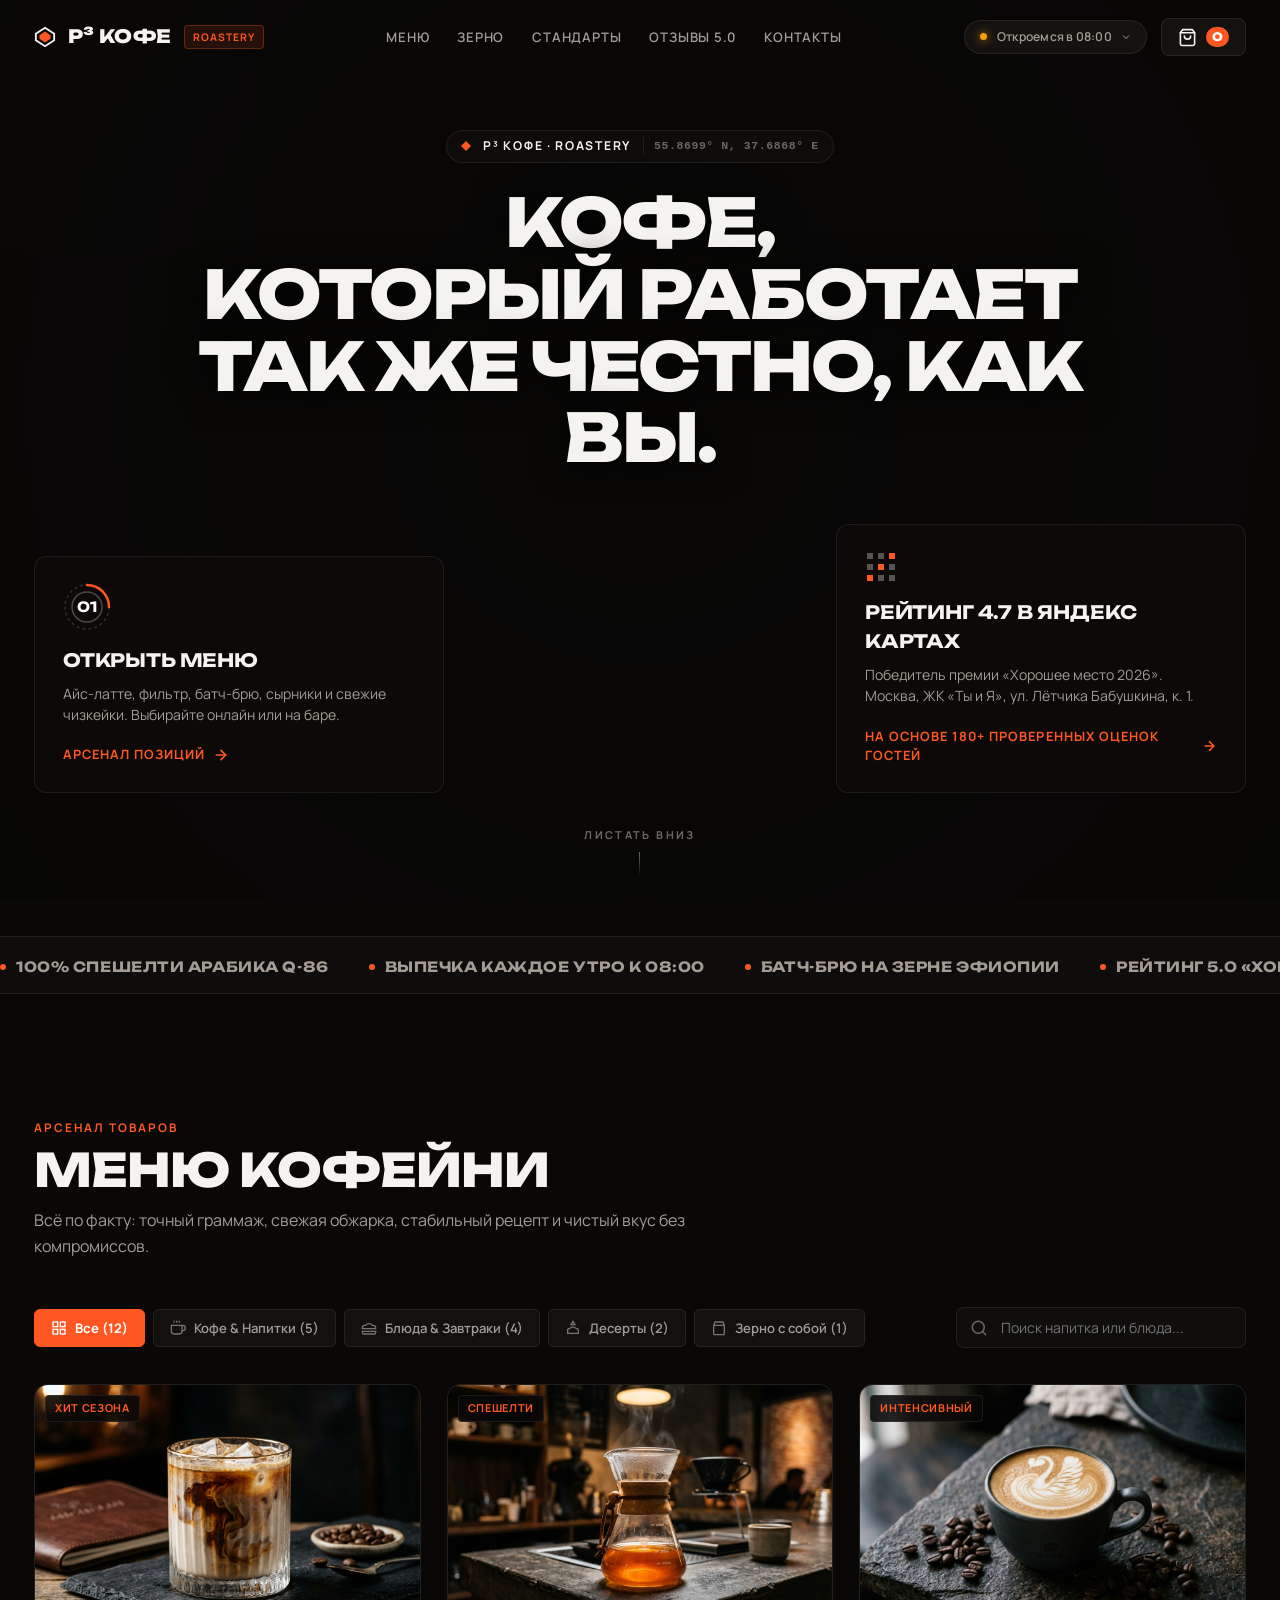
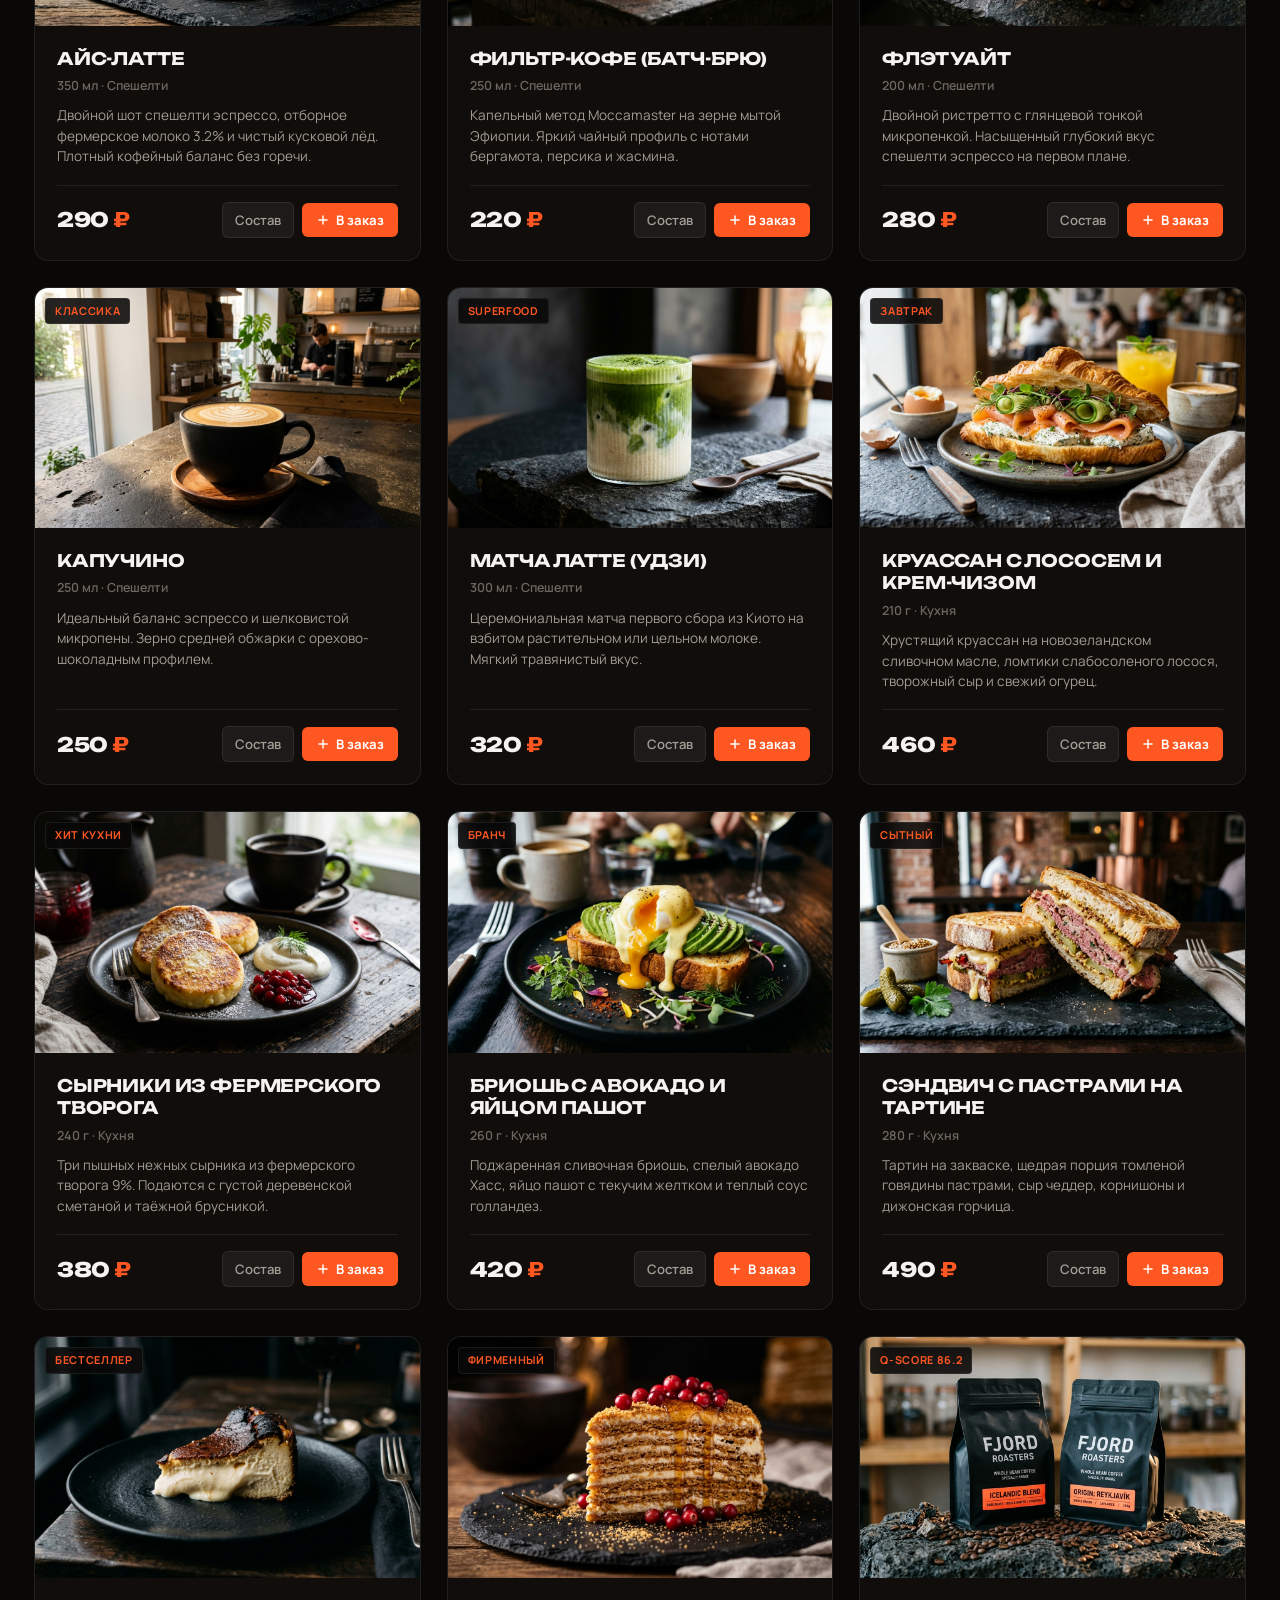
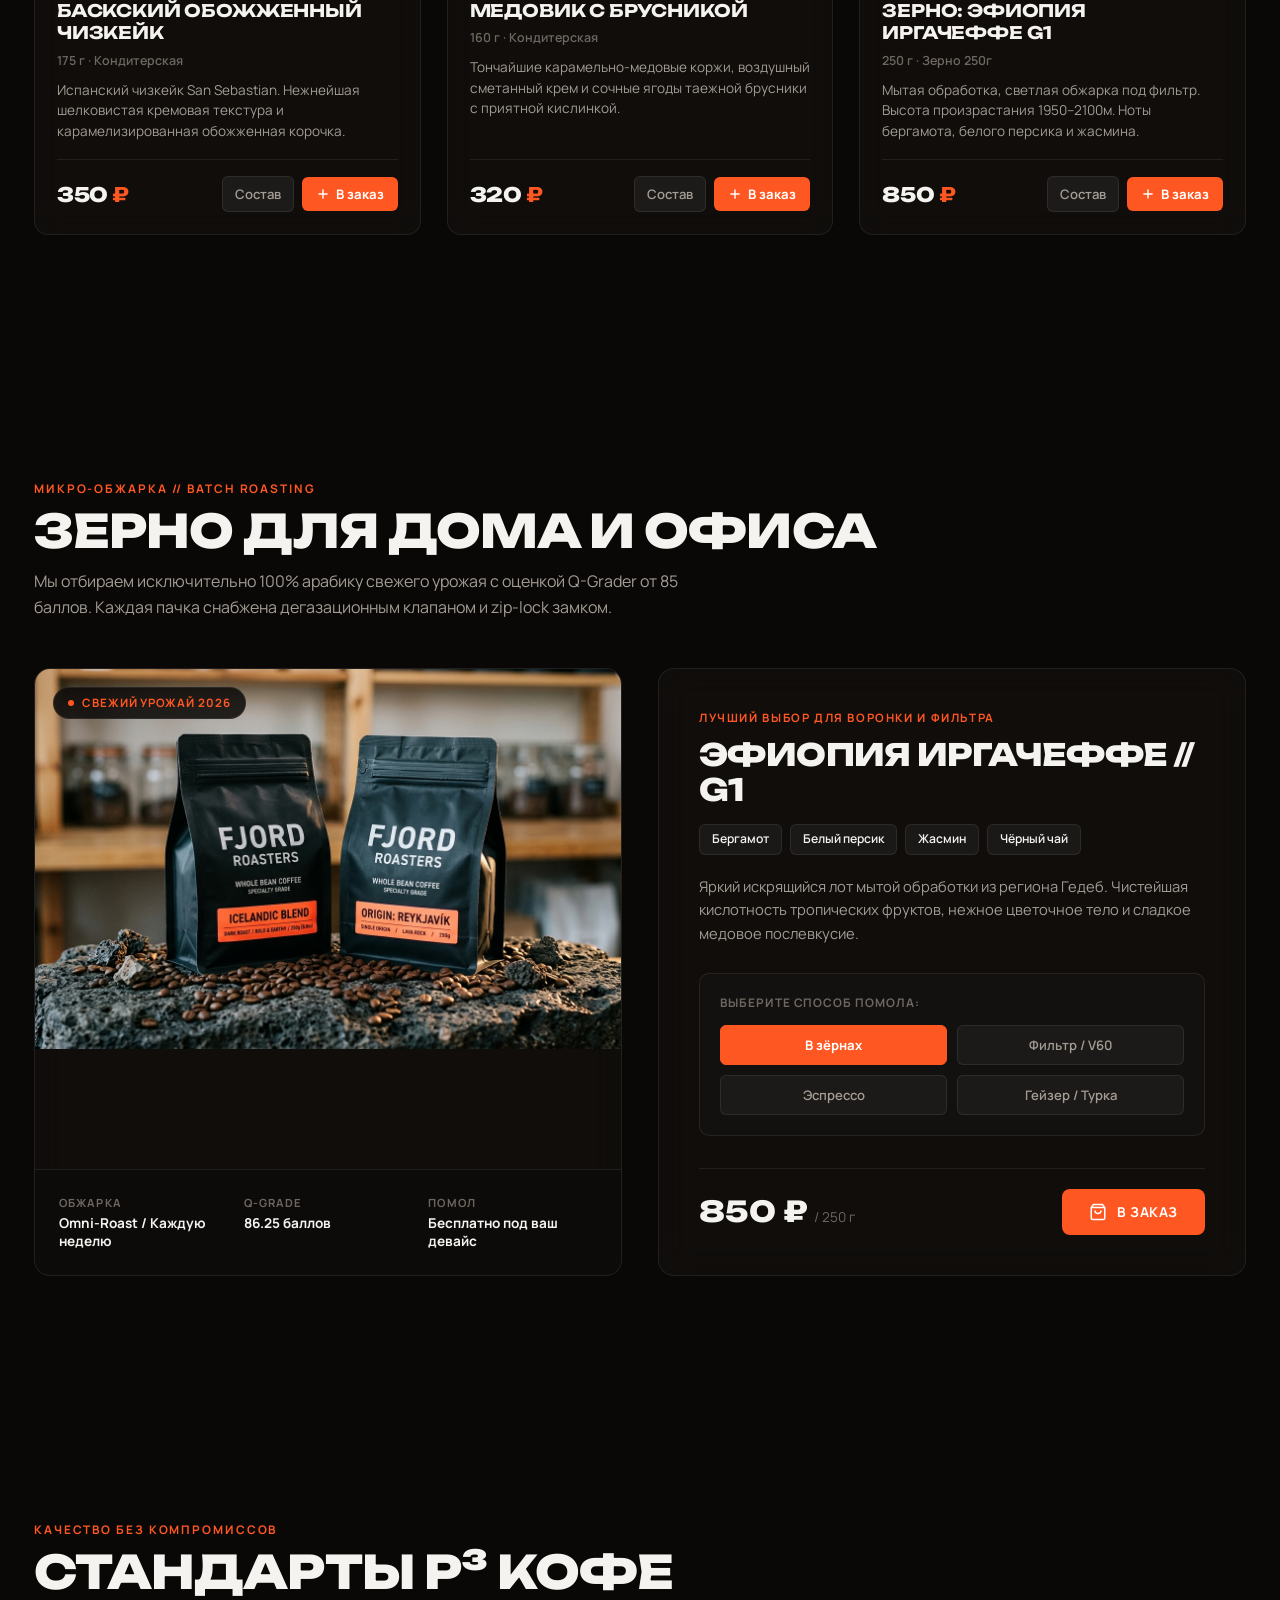
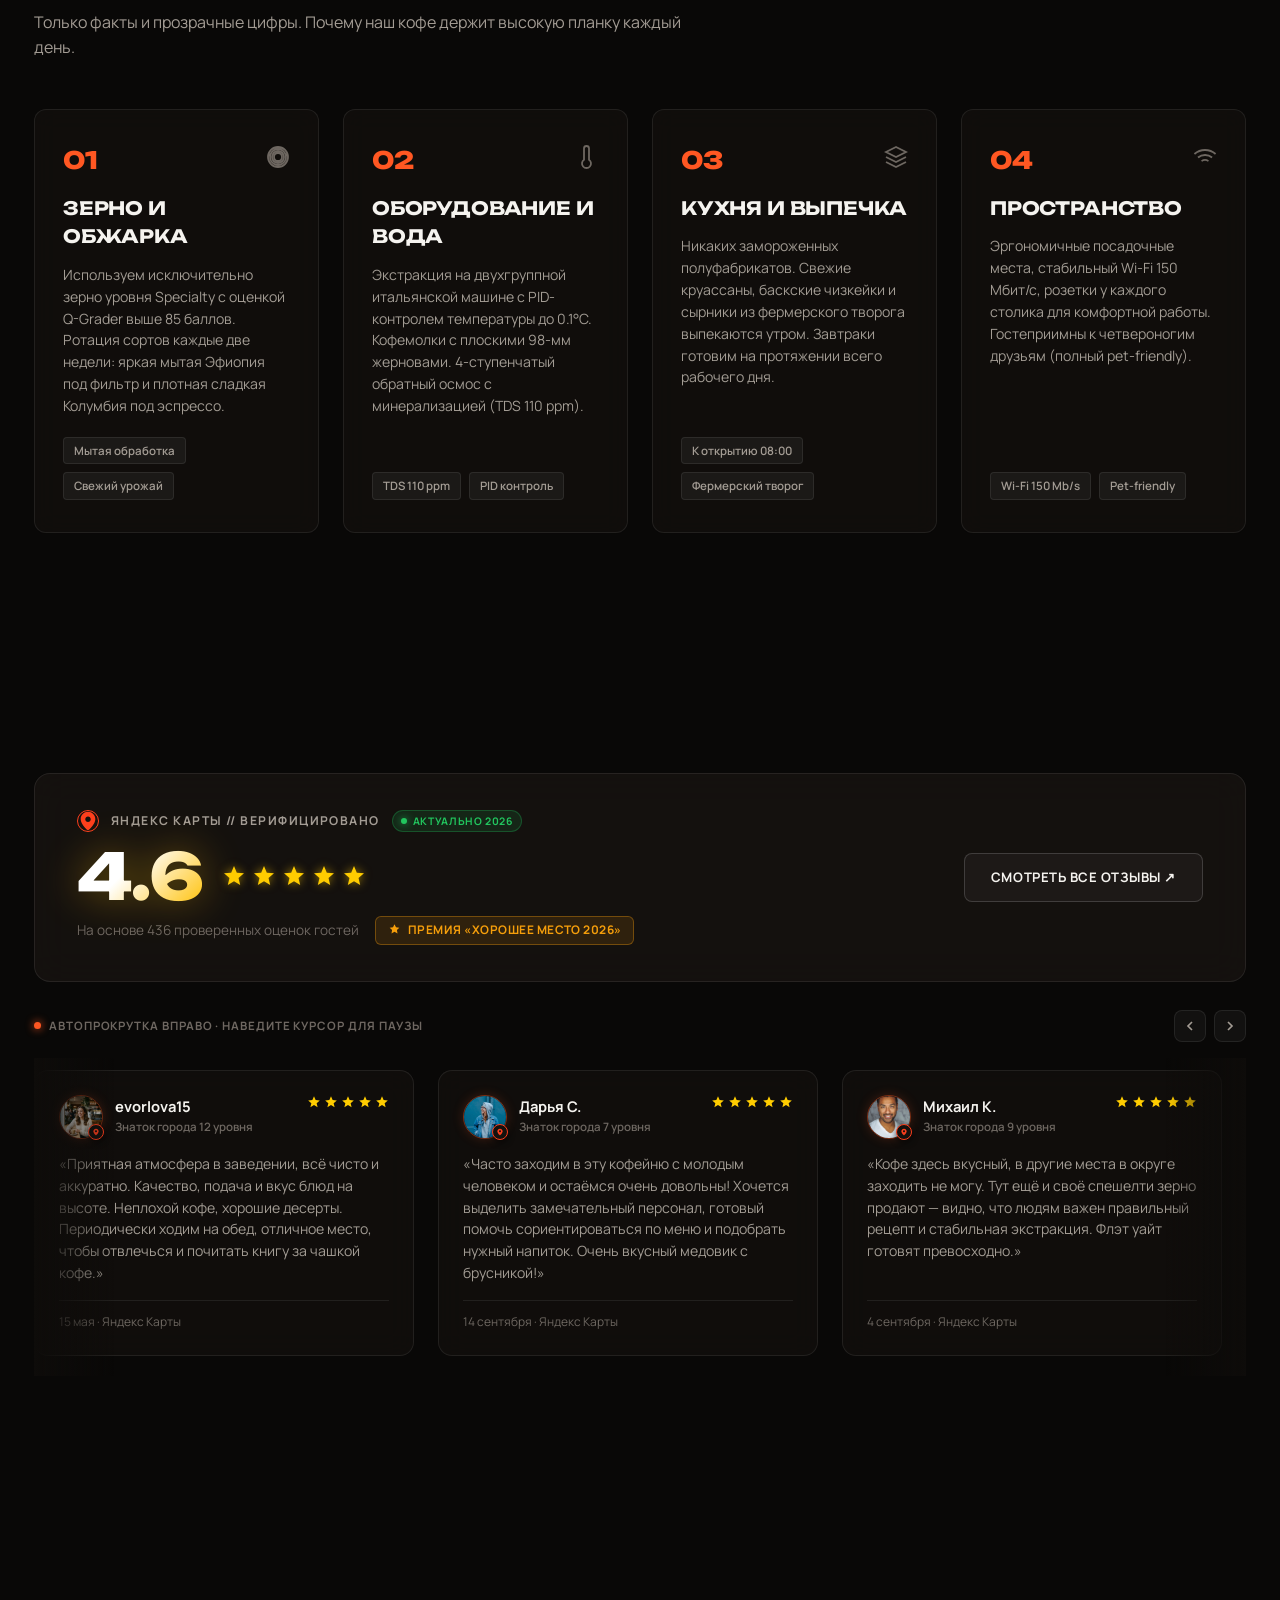
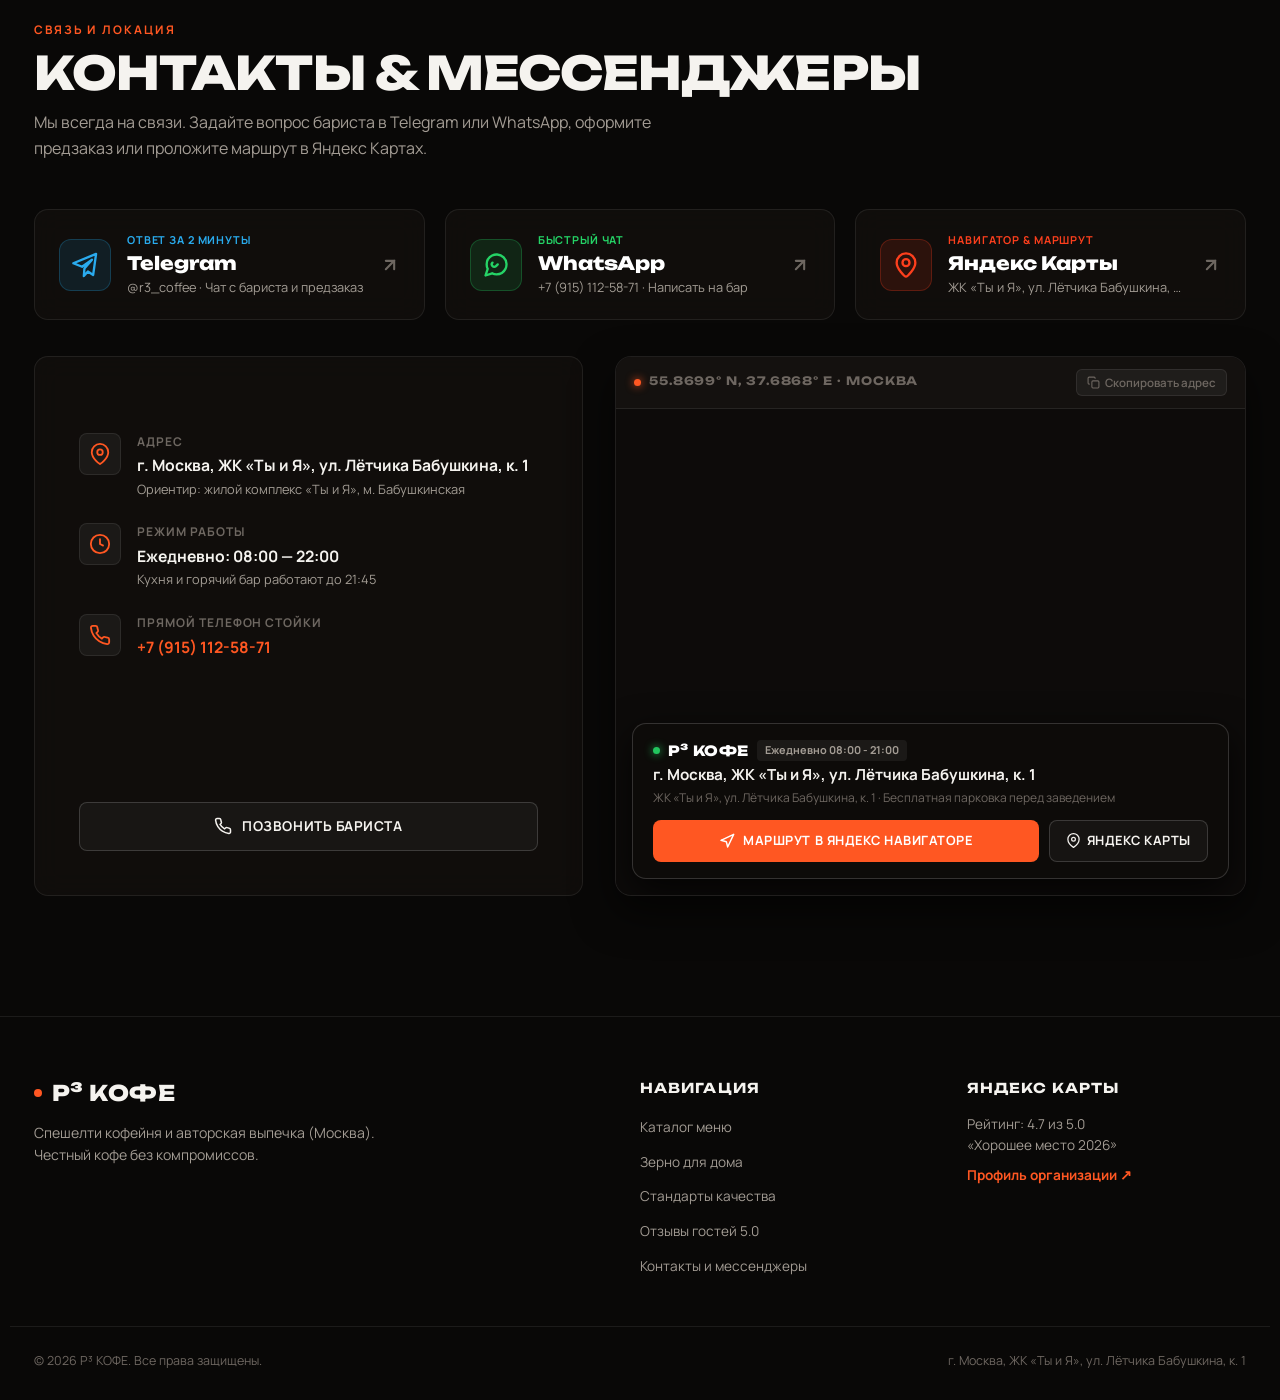
<file: clients/1_r3_coffee/index.html>
<!DOCTYPE html>
<html lang="ru">
<head>
  <meta charset="UTF-8">
  <meta name="viewport" content="width=device-width, initial-scale=1.0, maximum-scale=5.0">
  <title>Р³ КОФЕ — Кофейня и свежая выпечка | Москва, ЖК «Ты и Я», ул. Лётчика Бабушкина, к. 1</title>
  <meta name="description" content="Кофейня Р³ КОФЕ (Москва): 100% арабика, свежая обжарка, авторские напитки, завтраки и десерты. Рейтинг 4.7 на Яндекс Картах.">
  
  <!-- Modern Editorial & Avant-Garde Fonts: Unbounded + Manrope -->
  <link rel="preconnect" href="https://fonts.googleapis.com">
  <link rel="preconnect" href="https://fonts.gstatic.com" crossorigin>
  <link href="https://fonts.googleapis.com/css2?family=Manrope:wght@400;500;600;700;800&family=Unbounded:wght@400;500;600;700;800;900&display=swap" rel="stylesheet">
  
  <link rel="stylesheet" href="styles.css">
</head>
<body>

  <!-- Video Background with Dynamic Hardware-Accelerated Scroll Blur & Parallax -->
  <div class="video-background-container" id="videoBgContainer" aria-hidden="true">
    <video class="bg-video" id="bgVideo" autoplay muted loop playsinline preload="auto">
      <source src="gemini_generated_video_e50f7306.mp4" type="video/mp4">
    </video>
    <!-- Vignette Tint -->
    <div class="video-overlay" id="videoOverlay"></div>
    <!-- Dynamic Blur Backdrop Filter Layer -->
    <div class="video-blur-layer" id="videoBlurLayer"></div>
  </div>

  <!-- Header / Navigation Bar with Hover Schedule Popup -->
  <header class="header" id="header">
    <div class="header-inner container">
      <!-- Luxury Brand Logo: Р³ КОФЕ -->
      <a href="#hero" class="brand-logo" aria-label="Р³ КОФЕ главная">
        <span class="logo-symbol">
          <svg width="22" height="22" viewBox="0 0 24 24" fill="none">
            <polygon points="12,2 22,8.5 22,15.5 12,22 2,15.5 2,8.5" stroke="currentColor" stroke-width="2"/>
            <polygon points="12,6 18,10 18,14 12,18 6,14 6,10" fill="var(--accent-orange)"/>
          </svg>
        </span>
        <span class="logo-text">Р³ КОФЕ</span>
        <span class="logo-badge">ROASTERY</span>
      </a>

      <!-- Desktop Nav Menu -->
      <nav class="nav-menu" id="navMenu">
        <a href="#menu" class="nav-link">Меню</a>
        <a href="#beans" class="nav-link">Зерно</a>
        <a href="#facts" class="nav-link">Стандарты</a>
        <a href="#reviews" class="nav-link">Отзывы 5.0</a>
        <a href="#contacts" class="nav-link">Контакты</a>
      </nav>

      <!-- Status (with Hover Dropdown for schedule) & Cart Trigger -->
      <div class="header-actions">
        
        <!-- Live Status Trigger with Hover Schedule Popover -->
        <div class="schedule-trigger-wrapper" id="scheduleTriggerWrapper">
          <div class="live-status-badge" id="liveStatusBadge">
            <span class="status-indicator-ring">
              <span class="status-dot"></span>
            </span>
            <span class="status-text">08:00 - 21:00</span>
            <svg class="chevron-micro" width="12" height="12" viewBox="0 0 24 24" fill="none" stroke="currentColor" stroke-width="2">
              <polyline points="6 9 12 15 18 9"></polyline>
            </svg>
          </div>

          <!-- Schedule Dropdown Card (Появляется при наведении) -->
          <div class="schedule-dropdown" id="scheduleDropdown">
            <div class="schedule-dropdown-header">
              <div class="dropdown-title">РЕЖИМ РАБОТЫ</div>
              <div class="dropdown-live-status">
                <span class="status-dot-mini"></span>
                <span>Сейчас открыто</span>
              </div>
            </div>
            <div class="schedule-table">
              <div class="schedule-row">
                <span class="schedule-days">Понедельник — Пятница</span>
                <span class="schedule-hours">08:00 — 22:00</span>
              </div>
              <div class="schedule-row">
                <span class="schedule-days">Суббота — Воскресенье</span>
                <span class="schedule-hours">08:00 — 22:00</span>
              </div>
              <div class="schedule-row sub-row">
                <span class="schedule-days">Кухня и горячий бар</span>
                <span class="schedule-hours">до 21:45</span>
              </div>
            </div>
            <div class="schedule-dropdown-footer">
              <svg width="14" height="14" viewBox="0 0 24 24" fill="none" stroke="currentColor" stroke-width="2">
                <path d="M21 10c0 7-9 13-9 13s-9-6-9-13a9 9 0 0118 0z"/>
                <circle cx="12" cy="10" r="3"/>
              </svg>
              <span>г. Москва, ЖК «Ты и Я», ул. Лётчика Бабушкина, к. 1</span>
            </div>
          </div>
        </div>

        <!-- Cart Button -->
        <button class="cart-trigger-btn" id="openCartBtn" aria-label="Открыть корзину">
          <svg class="cart-icon" width="19" height="19" viewBox="0 0 24 24" fill="none" stroke="currentColor" stroke-width="2" stroke-linecap="round" stroke-linejoin="round">
            <path d="M6 2L3 6v14a2 2 0 002 2h14a2 2 0 002-2V6l-3-4z"/>
            <line x1="3" y1="6" x2="21" y2="6"/>
            <path d="M16 10a4 4 0 01-8 0"/>
          </svg>
          <span class="cart-count" id="cartCount">0</span>
        </button>

        <!-- Burger Toggle for Mobile -->
        <button class="burger-btn" id="burgerBtn" aria-label="Меню навигации">
          <span class="burger-line"></span>
          <span class="burger-line"></span>
        </button>
      </div>
    </div>
  </header>

  <main>
    <!-- HERO SECTION (Строго по референсу) -->
    <section class="hero-section" id="hero">
      <div class="container hero-container">
        
        <!-- Eyebrow label -->
        <div class="hero-top-eyebrow">
          <span class="eyebrow-accent">
            <svg width="10" height="10" viewBox="0 0 10 10" fill="none">
              <polygon points="5,0 10,5 5,10 0,5" fill="var(--accent-orange)"/>
            </svg>
          </span>
          <span class="eyebrow-text">Р³ КОФЕ · ROASTERY</span>
          <span class="eyebrow-coords">55.8699° N, 37.6868° E</span>
        </div>

        <!-- Main Giant Monolithic Headline -->
        <div class="hero-title-wrapper">
          <h1 class="hero-title">
            КОФЕ,<br>
            КОТОРЫЙ РАБОТАЕТ<br>
            ТАК ЖЕ ЧЕСТНО, КАК ВЫ.
          </h1>
        </div>

        <!-- Lower Interactive Blocks (As in reference screenshot: left & right) -->
        <div class="hero-bottom-grid">
          
          <!-- Left Element (Reference left card) -->
          <a href="#menu" class="hero-card hero-card-left" id="heroMenuShortcut">
            <div class="hero-card-marker">
              <div class="radar-circle">
                <svg class="radar-svg" viewBox="0 0 48 48" fill="none">
                  <circle cx="24" cy="24" r="22" stroke="rgba(255,255,255,0.15)" stroke-width="1.5" stroke-dasharray="3 3"/>
                  <circle cx="24" cy="24" r="15" stroke="rgba(255,255,255,0.25)" stroke-width="1.5"/>
                  <path d="M24 2 A 22 22 0 0 1 46 24" stroke="var(--accent-orange)" stroke-width="2.5" stroke-linecap="round"/>
                </svg>
                <span class="radar-num">01</span>
              </div>
            </div>
            <div class="hero-card-content">
              <h2 class="hero-card-title">ОТКРЫТЬ МЕНЮ</h2>
              <p class="hero-card-desc">
                Айс-латте, фильтр, батч-брю, сырники и свежие чизкейки. Выбирайте онлайн или на баре.
              </p>
              <div class="hero-card-action">
                <span>Арсенал позиций</span>
                <svg class="arrow-icon" width="16" height="16" viewBox="0 0 24 24" fill="none" stroke="currentColor" stroke-width="2.5" stroke-linecap="round" stroke-linejoin="round">
                  <line x1="5" y1="12" x2="19" y2="12"></line>
                  <polyline points="12 5 19 12 12 19"></polyline>
                </svg>
              </div>
            </div>
          </a>

          <!-- Right Element (Reference right card) -->
          <a href="#reviews" class="hero-card hero-card-right" id="heroLocationShortcut">
            <div class="hero-card-marker">
              <div class="matrix-badge">
                <svg width="32" height="32" viewBox="0 0 32 32" fill="none">
                  <rect x="2" y="2" width="6" height="6" fill="rgba(255,255,255,0.3)"/>
                  <rect x="13" y="2" width="6" height="6" fill="rgba(255,255,255,0.3)"/>
                  <rect x="24" y="2" width="6" height="6" fill="var(--accent-orange)"/>
                  <rect x="2" y="13" width="6" height="6" fill="rgba(255,255,255,0.3)"/>
                  <rect x="13" y="13" width="6" height="6" fill="var(--accent-orange)"/>
                  <rect x="24" y="13" width="6" height="6" fill="rgba(255,255,255,0.3)"/>
                  <rect x="2" y="24" width="6" height="6" fill="var(--accent-orange)"/>
                  <rect x="13" y="24" width="6" height="6" fill="rgba(255,255,255,0.3)"/>
                  <rect x="24" y="24" width="6" height="6" fill="rgba(255,255,255,0.3)"/>
                </svg>
              </div>
            </div>
            <div class="hero-card-content">
              <h2 class="hero-card-title">РЕЙТИНГ 4.7 В ЯНДЕКС КАРТАХ</h2>
              <p class="hero-card-desc">
                Победитель премии «Хорошее место 2026». Москва, ЖК «Ты и Я», ул. Лётчика Бабушкина, к. 1.
              </p>
              <div class="hero-card-action">
                <span>На основе 180+ проверенных оценок гостей</span>
                <svg class="arrow-icon" width="16" height="16" viewBox="0 0 24 24" fill="none" stroke="currentColor" stroke-width="2.5" stroke-linecap="round" stroke-linejoin="round">
                  <line x1="5" y1="12" x2="19" y2="12"></line>
                  <polyline points="12 5 19 12 12 19"></polyline>
                </svg>
              </div>
            </div>
          </a>

        </div>

        <!-- Scroll down indicator -->
        <div class="hero-scroll-cue">
          <span class="scroll-cue-text">ЛИСТАТЬ ВНИЗ</span>
          <div class="scroll-cue-line"></div>
        </div>

      </div>
    </section>

    <!-- Ticker Strip -->
    <section class="ticker-strip" aria-hidden="true">
      <div class="ticker-track">
        <div class="ticker-item"><span class="ticker-dot"></span> 100% СПЕШЕЛТИ АРАБИКА Q-86</div>
        <div class="ticker-item"><span class="ticker-dot"></span> ВЫПЕЧКА КАЖДОЕ УТРО К 08:00</div>
        <div class="ticker-item"><span class="ticker-dot"></span> БАТЧ-БРЮ НА ЗЕРНЕ ЭФИОПИИ</div>
        <div class="ticker-item"><span class="ticker-dot"></span> РЕЙТИНГ 5.0 «ХОРОШЕЕ МЕСТО 2026»</div>
        <div class="ticker-item"><span class="ticker-dot"></span> РОЗЕТКИ У КАЖДОГО СТОЛИКА</div>
        <div class="ticker-item"><span class="ticker-dot"></span> ЗАВТРАКИ ВЕСЬ ДЕНЬ</div>
        <div class="ticker-item"><span class="ticker-dot"></span> PET-FRIENDLY SPACE</div>
        <div class="ticker-item"><span class="ticker-dot"></span> 100% СПЕШЕЛТИ АРАБИКА Q-86</div>
        <div class="ticker-item"><span class="ticker-dot"></span> ВЫПЕЧКА КАЖДОЕ УТРО К 08:00</div>
        <div class="ticker-item"><span class="ticker-dot"></span> БАТЧ-БРЮ НА ЗЕРНЕ ЭФИОПИИ</div>
        <div class="ticker-item"><span class="ticker-dot"></span> РЕЙТИНГ 5.0 «ХОРОШЕЕ МЕСТО 2026»</div>
        <div class="ticker-item"><span class="ticker-dot"></span> РОЗЕТКИ У КАЖДОГО СТОЛИКА</div>
        <div class="ticker-item"><span class="ticker-dot"></span> ЗАВТРАКИ ВЕСЬ ДЕНЬ</div>
        <div class="ticker-item"><span class="ticker-dot"></span> PET-FRIENDLY SPACE</div>
      </div>
    </section>

    <!-- MENU / CATALOG SECTION -->
    <section class="menu-section section-padding" id="menu">
      <div class="container">
        
        <div class="section-header">
          <div class="section-label">АРСЕНАЛ ТОВАРОВ</div>
          <h2 class="section-title">МЕНЮ КОФЕЙНИ</h2>
          <p class="section-subtitle">
            Всё по факту: точный граммаж, свежая обжарка, стабильный рецепт и чистый вкус без компромиссов.
          </p>
        </div>

        <!-- Controls: Category Filters & Live Search -->
        <div class="catalog-controls">
          <div class="category-tabs" id="categoryTabs">
            <button class="cat-btn active" data-category="all">
              <svg class="cat-icon" width="16" height="16" viewBox="0 0 24 24" fill="none" stroke="currentColor" stroke-width="2">
                <rect x="3" y="3" width="7" height="7"/>
                <rect x="14" y="3" width="7" height="7"/>
                <rect x="14" y="14" width="7" height="7"/>
                <rect x="3" y="14" width="7" height="7"/>
              </svg>
              <span>Все (12)</span>
            </button>
            <button class="cat-btn" data-category="coffee">
              <svg class="cat-icon" width="16" height="16" viewBox="0 0 24 24" fill="none" stroke="currentColor" stroke-width="2">
                <path d="M18 8h1a4 4 0 010 8h-1M2 8h16v9a4 4 0 01-4 4H6a4 4 0 01-4-4V8zM6 1v3M10 1v3M14 1v3"/>
              </svg>
              <span>Кофе & Напитки (5)</span>
            </button>
            <button class="cat-btn" data-category="food">
              <svg class="cat-icon" width="16" height="16" viewBox="0 0 24 24" fill="none" stroke="currentColor" stroke-width="2">
                <path d="M18 8h-1a6 6 0 00-10 0H6a4 4 0 00-4 4v1h20v-1a4 4 0 00-4-4zM2 17h20v2a2 2 0 01-2 2H4a2 2 0 01-2-2v-2z"/>
              </svg>
              <span>Блюда & Завтраки (4)</span>
            </button>
            <button class="cat-btn" data-category="desserts">
              <svg class="cat-icon" width="16" height="16" viewBox="0 0 24 24" fill="none" stroke="currentColor" stroke-width="2">
                <path d="M12 2l3 5h-6l3-5zM4 14l8-4 8 4v6H4v-6z"/>
              </svg>
              <span>Десерты (2)</span>
            </button>
            <button class="cat-btn" data-category="beans">
              <svg class="cat-icon" width="16" height="16" viewBox="0 0 24 24" fill="none" stroke="currentColor" stroke-width="2">
                <path d="M6 3h12l2 5v13a1 1 0 01-1 1H5a1 1 0 01-1-1V8l2-5zM4 8h16"/>
              </svg>
              <span>Зерно с собой (1)</span>
            </button>
          </div>

          <div class="search-box">
            <svg class="search-icon" width="18" height="18" viewBox="0 0 24 24" fill="none" stroke="currentColor" stroke-width="2" stroke-linecap="round" stroke-linejoin="round">
              <circle cx="11" cy="11" r="8"/>
              <line x1="21" y1="21" x2="16.65" y2="16.65"/>
            </svg>
            <input type="text" id="catalogSearch" placeholder="Поиск напитка или блюда..." aria-label="Поиск по меню">
            <button class="clear-search-btn" id="clearSearchBtn" aria-label="Очистить поиск" style="display:none;">
              <svg width="14" height="14" viewBox="0 0 24 24" fill="none" stroke="currentColor" stroke-width="2.5" stroke-linecap="round">
                <line x1="18" y1="6" x2="6" y2="18"></line>
                <line x1="6" y1="6" x2="18" y2="18"></line>
              </svg>
            </button>
          </div>
        </div>

        <!-- Catalog Grid -->
        <div class="catalog-grid" id="catalogGrid">
          <!-- Dynamically populated via script.js -->
        </div>

      </div>
    </section>

    <!-- BEANS SHOWCASE (ЗЕРНО ДЛЯ ДОМА И ОФИСА) -->
    <section class="beans-showcase-section section-padding" id="beans">
      <div class="container">
        <div class="section-header">
          <div class="section-label">МИКРО-ОБЖАРКА // BATCH ROASTING</div>
          <h2 class="section-title">ЗЕРНО ДЛЯ ДОМА И ОФИСА</h2>
          <p class="section-subtitle">
            Мы отбираем исключительно 100% арабику свежего урожая с оценкой Q-Grader от 85 баллов. Каждая пачка снабжена дегазационным клапаном и zip-lock замком.
          </p>
        </div>

        <div class="beans-editorial-grid">
          
          <!-- Large Visual Card -->
          <div class="beans-media-card">
            <div class="beans-image-wrap">
              <img src="assets/images/specialty_bean_bags.jpg" alt="Пачки спешелти кофе Р³ КОФЕ" loading="lazy">
              <div class="beans-float-badge">
                <span class="badge-dot"></span>
                <span>СВЕЖИЙ УРОЖАЙ 2026</span>
              </div>
            </div>
            <div class="beans-profile-row">
              <div class="profile-item">
                <div class="profile-label">ОБЖАРКА</div>
                <div class="profile-val">Omni-Roast / Каждую неделю</div>
              </div>
              <div class="profile-item">
                <div class="profile-label">Q-GRADE</div>
                <div class="profile-val">86.25 баллов</div>
              </div>
              <div class="profile-item">
                <div class="profile-label">ПОМОЛ</div>
                <div class="profile-val">Бесплатно под ваш девайс</div>
              </div>
            </div>
          </div>

          <!-- Interactive Bean Selection Card -->
          <div class="beans-config-card">
            <div class="beans-card-tag">ЛУЧШИЙ ВЫБОР ДЛЯ ВОРОНКИ И ФИЛЬТРА</div>
            <h3 class="beans-card-title">ЭФИОПИЯ ИРГАЧЕФФЕ // G1</h3>
            <div class="beans-descriptors">
              <span class="desc-pill">Бергамот</span>
              <span class="desc-pill">Белый персик</span>
              <span class="desc-pill">Жасмин</span>
              <span class="desc-pill">Чёрный чай</span>
            </div>

            <p class="beans-description">
              Яркий искрящийся лот мытой обработки из региона Гедеб. Чистейшая кислотность тропических фруктов, нежное цветочное тело и сладкое медовое послевкусие.
            </p>

            <!-- Grind Selector Tool -->
            <div class="grind-selector-box">
              <div class="selector-title">ВЫБЕРИТЕ СПОСОБ ПОМОЛА:</div>
              <div class="grind-options-grid" id="grindOptionsGrid">
                <button class="grind-pill active" data-grind="В зёрнах">В зёрнах</button>
                <button class="grind-pill" data-grind="Фильтр / V60">Фильтр / V60</button>
                <button class="grind-pill" data-grind="Эспрессо">Эспрессо</button>
                <button class="grind-pill" data-grind="Гейзер / Турка">Гейзер / Турка</button>
              </div>
            </div>

            <!-- Price & Order Bar -->
            <div class="beans-order-bar">
              <div class="beans-price-box">
                <span class="beans-price-value">850&nbsp;₽</span>
                <span class="beans-price-meta">/ 250 г</span>
              </div>
              <button class="btn btn-primary" id="addBeansToCartBtn">
                <svg width="18" height="18" viewBox="0 0 24 24" fill="none" stroke="currentColor" stroke-width="2">
                  <path d="M6 2L3 6v14a2 2 0 002 2h14a2 2 0 002-2V6l-3-4z"/>
                  <line x1="3" y1="6" x2="21" y2="6"/>
                  <path d="M16 10a4 4 0 01-8 0"/>
                </svg>
                <span>В заказ</span>
              </button>
            </div>
          </div>

        </div>
      </div>
    </section>

    <!-- FACTS & STANDARDS (БЕЗ ВОДЫ) -->
    <section class="standards-section section-padding" id="facts">
      <div class="container">
        
        <div class="section-header">
          <div class="section-label">КАЧЕСТВО БЕЗ КОМПРОМИССОВ</div>
          <h2 class="section-title">СТАНДАРТЫ Р³ КОФЕ</h2>
          <p class="section-subtitle">
            Только факты и прозрачные цифры. Почему наш кофе держит высокую планку каждый день.
          </p>
        </div>

        <div class="standards-grid">
          
          <div class="standard-card">
            <div class="standard-header-row">
              <div class="standard-num">01</div>
              <div class="standard-icon">
                <svg width="24" height="24" viewBox="0 0 24 24" fill="none" stroke="currentColor" stroke-width="1.8">
                  <path d="M12 2C6.48 2 2 6.48 2 12s4.48 10 10 10 10-4.48 10-10S17.52 2 12 2zm0 18c-4.41 0-8-3.59-8-8s3.59-8 8-8 8 3.59 8 8-3.59 8-8 8z"/>
                  <path d="M12 6c-3.31 0-6 2.69-6 6s2.69 6 6 6 6-2.69 6-6-2.69-6-6-6zm0 10c-2.21 0-4-1.79-4-4s1.79-4 4-4 4 1.79 4 4-1.79 4-4 4z"/>
                </svg>
              </div>
            </div>
            <h3 class="standard-title">ЗЕРНО И ОБЖАРКА</h3>
            <p class="standard-text">
              Используем исключительно зерно уровня Specialty с оценкой Q-Grader выше 85 баллов. Ротация сортов каждые две недели: яркая мытая Эфиопия под фильтр и плотная сладкая Колумбия под эспрессо.
            </p>
            <div class="standard-tags">
              <span>Мытая обработка</span>
              <span>Свежий урожай</span>
            </div>
          </div>

          <div class="standard-card">
            <div class="standard-header-row">
              <div class="standard-num">02</div>
              <div class="standard-icon">
                <svg width="24" height="24" viewBox="0 0 24 24" fill="none" stroke="currentColor" stroke-width="1.8">
                  <path d="M14 14.76V3.5a2.5 2.5 0 0 0-5 0v11.26a4.5 4.5 0 1 0 5 0z"/>
                </svg>
              </div>
            </div>
            <h3 class="standard-title">ОБОРУДОВАНИЕ И ВОДА</h3>
            <p class="standard-text">
              Экстракция на двухгруппной итальянской машине с PID-контролем температуры до 0.1°C. Кофемолки с плоскими 98-мм жерновами. 4-ступенчатый обратный осмос с минерализацией (TDS 110 ppm).
            </p>
            <div class="standard-tags">
              <span>TDS 110 ppm</span>
              <span>PID контроль</span>
            </div>
          </div>

          <div class="standard-card">
            <div class="standard-header-row">
              <div class="standard-num">03</div>
              <div class="standard-icon">
                <svg width="24" height="24" viewBox="0 0 24 24" fill="none" stroke="currentColor" stroke-width="1.8">
                  <path d="M12 2L2 7l10 5 10-5-10-5zM2 17l10 5 10-5M2 12l10 5 10-5"/>
                </svg>
              </div>
            </div>
            <h3 class="standard-title">КУХНЯ И ВЫПЕЧКА</h3>
            <p class="standard-text">
              Никаких замороженных полуфабрикатов. Свежие круассаны, баскские чизкейки и сырники из фермерского творога выпекаются утром. Завтраки готовим на протяжении всего рабочего дня.
            </p>
            <div class="standard-tags">
              <span>К открытию 08:00</span>
              <span>Фермерский творог</span>
            </div>
          </div>

          <div class="standard-card">
            <div class="standard-header-row">
              <div class="standard-num">04</div>
              <div class="standard-icon">
                <svg width="24" height="24" viewBox="0 0 24 24" fill="none" stroke="currentColor" stroke-width="1.8">
                  <path d="M5 12.55a11 11 0 0 1 14.08 0M1.42 9a16 16 0 0 1 21.16 0M8.53 16.11a6 6 0 0 1 6.95 0M12 20h.01"/>
                </svg>
              </div>
            </div>
            <h3 class="standard-title">ПРОСТРАНСТВО</h3>
            <p class="standard-text">
              Эргономичные посадочные места, стабильный Wi-Fi 150 Мбит/с, розетки у каждого столика для комфортной работы. Гостеприимны к четвероногим друзьям (полный pet-friendly).
            </p>
            <div class="standard-tags">
              <span>Wi-Fi 150 Mb/s</span>
              <span>Pet-friendly</span>
            </div>
          </div>

        </div>

      </div>
    </section>

    <!-- REVIEWS SECTION (УЛЬТРА-МИНИМАЛИСТИЧНЫЙ ЯНДЕКС 5.0) -->
    <section class="reviews-section section-padding" id="reviews">
      <div class="container">
        
        <div class="yandex-minimal-banner" id="yandexBanner">
          <div class="yandex-stat-col">
            <div class="yandex-brand-row">
              <div class="yandex-icon-wrap">
                <svg width="22" height="22" viewBox="0 0 24 24" fill="none">
                  <path d="M12 2C7.58 2 4 5.58 4 10c0 5.25 7 12 8 12s8-6.75 8-12c0-4.42-3.58-8-8-8zm0 11c-1.66 0-3-1.34-3-3s1.34-3 3-3 3 1.34 3 3-1.34 3-3 3z" fill="#FC3F1D"/>
                </svg>
                <span class="yandex-radar-wave"></span>
              </div>
              <span class="yandex-brand-name">ЯНДЕКС КАРТЫ // ВЕРИФИЦИРОВАНО</span>
              <div class="live-status-pill-mini">
                <span class="beacon-pulse-glow"></span>
                <span>АКТУАЛЬНО 2026</span>
              </div>
            </div>

            <div class="score-row-minimal">
              <div class="rating-counter-box">
                <span class="rating-num-big" id="ratingCounter" data-target="5.0">4.7</span>
              </div>
              <div class="rating-stars-clean" id="ratingStars">
                <svg class="star-svg" style="--i:1" width="24" height="24" viewBox="0 0 24 24" fill="#fc0"><path d="M12 17.27L18.18 21l-1.64-7.03L22 9.24l-7.19-.61L12 2 9.19 8.63 2 9.24l5.46 4.73L5.82 21z"/></svg>
                <svg class="star-svg" style="--i:2" width="24" height="24" viewBox="0 0 24 24" fill="#fc0"><path d="M12 17.27L18.18 21l-1.64-7.03L22 9.24l-7.19-.61L12 2 9.19 8.63 2 9.24l5.46 4.73L5.82 21z"/></svg>
                <svg class="star-svg" style="--i:3" width="24" height="24" viewBox="0 0 24 24" fill="#fc0"><path d="M12 17.27L18.18 21l-1.64-7.03L22 9.24l-7.19-.61L12 2 9.19 8.63 2 9.24l5.46 4.73L5.82 21z"/></svg>
                <svg class="star-svg" style="--i:4" width="24" height="24" viewBox="0 0 24 24" fill="#fc0"><path d="M12 17.27L18.18 21l-1.64-7.03L22 9.24l-7.19-.61L12 2 9.19 8.63 2 9.24l5.46 4.73L5.82 21z"/></svg>
                <svg class="star-svg" style="--i:5" width="24" height="24" viewBox="0 0 24 24" fill="#fc0"><path d="M12 17.27L18.18 21l-1.64-7.03L22 9.24l-7.19-.61L12 2 9.19 8.63 2 9.24l5.46 4.73L5.82 21z"/></svg>
              </div>
            </div>

            <div class="rating-sub-row">
              <span class="reviews-count-text">На основе 436 проверенных оценок гостей</span>
              <div class="award-laurel-badge">
                <svg width="15" height="15" viewBox="0 0 24 24" fill="#f59e0b">
                  <path d="M12 2l2.4 4.8 5.3.8-3.8 3.7.9 5.3-4.8-2.5-4.8 2.5.9-5.3-3.8-3.7 5.3-.8L12 2z"/>
                </svg>
                <span>Премия «Хорошее место 2026»</span>
                <span class="award-shimmer-sweep"></span>
              </div>
            </div>
          </div>

          <div class="yandex-cta-col">
            <a href="https://yandex.ru/maps/-/CXRAFI5h" target="_blank" rel="noopener noreferrer" class="btn btn-outline yandex-direct-btn">
              <span>Смотреть все отзывы ↗</span>
            </a>
          </div>
        </div>

        <!-- Reviews Carousel Bar: Auto-Scroll Indicator & Manual Shift Buttons -->
        <div class="reviews-marquee-header">
          <div class="marquee-indicator-pill">
            <span class="marquee-pulse-dot"></span>
            <span>АВТОПРОКРУТКА ВПРАВО · НАВЕДИТЕ КУРСОР ДЛЯ ПАУЗЫ</span>
          </div>
          <div class="marquee-control-buttons">
            <button class="marquee-shift-btn" id="revPrevBtn" aria-label="Сдвинуть влево">
              <svg width="16" height="16" viewBox="0 0 24 24" fill="none" stroke="currentColor" stroke-width="2.5"><polyline points="15 18 9 12 15 6"></polyline></svg>
            </button>
            <button class="marquee-shift-btn" id="revNextBtn" aria-label="Сдвинуть вправо">
              <svg width="16" height="16" viewBox="0 0 24 24" fill="none" stroke="currentColor" stroke-width="2.5"><polyline points="9 18 15 12 9 6"></polyline></svg>
            </button>
          </div>
        </div>

        <!-- Reviews Marquee Viewport with Continuous Seamless Flow to the Right -->
        <div class="reviews-marquee-viewport" id="reviewsMarquee">
          <div class="marquee-edge-fade left-fade"></div>
          <div class="marquee-edge-fade right-fade"></div>

          <div class="reviews-marquee-track" id="reviewsTrack">
            
            <!-- CARD 1 -->
            <div class="review-card">
              <div class="review-card-top">
                <div class="author-info">
                  <div class="author-avatar-wrap">
                    <img src="assets/images/avatar_evorlova.jpg" alt="evorlova15" class="author-avatar-img" loading="lazy">
                    <span class="avatar-badge-yandex" title="Проверен Яндекс Картами">
                      <svg width="8" height="8" viewBox="0 0 24 24" fill="#fc3f1d"><path d="M12 2C7.58 2 4 5.58 4 10c0 5.25 7 12 8 12s8-6.75 8-12c0-4.42-3.58-8-8-8zm0 11c-1.66 0-3-1.34-3-3s1.34-3 3-3 3 1.34 3 3-1.34 3-3 3z"/></svg>
                    </span>
                  </div>
                  <div>
                    <div class="author-name">evorlova15</div>
                    <div class="author-level">Знаток города 12 уровня</div>
                  </div>
                </div>
                <div class="stars-vector-row">
                  <svg width="14" height="14" viewBox="0 0 24 24" fill="#fc0"><path d="M12 17.27L18.18 21l-1.64-7.03L22 9.24l-7.19-.61L12 2 9.19 8.63 2 9.24l5.46 4.73L5.82 21z"/></svg>
                  <svg width="14" height="14" viewBox="0 0 24 24" fill="#fc0"><path d="M12 17.27L18.18 21l-1.64-7.03L22 9.24l-7.19-.61L12 2 9.19 8.63 2 9.24l5.46 4.73L5.82 21z"/></svg>
                  <svg width="14" height="14" viewBox="0 0 24 24" fill="#fc0"><path d="M12 17.27L18.18 21l-1.64-7.03L22 9.24l-7.19-.61L12 2 9.19 8.63 2 9.24l5.46 4.73L5.82 21z"/></svg>
                  <svg width="14" height="14" viewBox="0 0 24 24" fill="#fc0"><path d="M12 17.27L18.18 21l-1.64-7.03L22 9.24l-7.19-.61L12 2 9.19 8.63 2 9.24l5.46 4.73L5.82 21z"/></svg>
                  <svg width="14" height="14" viewBox="0 0 24 24" fill="#fc0"><path d="M12 17.27L18.18 21l-1.64-7.03L22 9.24l-7.19-.61L12 2 9.19 8.63 2 9.24l5.46 4.73L5.82 21z"/></svg>
                </div>
              </div>
              <p class="review-text">
                «Приятная атмосфера в заведении, всё чисто и аккуратно. Качество, подача и вкус блюд на высоте. Неплохой кофе, хорошие десерты. Периодически ходим на обед, отличное место, чтобы отвлечься и почитать книгу за чашкой кофе.»
              </p>
              <div class="review-date">15 мая · Яндекс Карты</div>
            </div>

            <!-- CARD 2 -->
            <div class="review-card">
              <div class="review-card-top">
                <div class="author-info">
                  <div class="author-avatar-wrap">
                    <img src="assets/images/avatar_daria.jpg" alt="Дарья С." class="author-avatar-img" loading="lazy">
                    <span class="avatar-badge-yandex" title="Проверен Яндекс Картами">
                      <svg width="8" height="8" viewBox="0 0 24 24" fill="#fc3f1d"><path d="M12 2C7.58 2 4 5.58 4 10c0 5.25 7 12 8 12s8-6.75 8-12c0-4.42-3.58-8-8-8zm0 11c-1.66 0-3-1.34-3-3s1.34-3 3-3 3 1.34 3 3-1.34 3-3 3z"/></svg>
                    </span>
                  </div>
                  <div>
                    <div class="author-name">Дарья С.</div>
                    <div class="author-level">Знаток города 7 уровня</div>
                  </div>
                </div>
                <div class="stars-vector-row">
                  <svg width="14" height="14" viewBox="0 0 24 24" fill="#fc0"><path d="M12 17.27L18.18 21l-1.64-7.03L22 9.24l-7.19-.61L12 2 9.19 8.63 2 9.24l5.46 4.73L5.82 21z"/></svg>
                  <svg width="14" height="14" viewBox="0 0 24 24" fill="#fc0"><path d="M12 17.27L18.18 21l-1.64-7.03L22 9.24l-7.19-.61L12 2 9.19 8.63 2 9.24l5.46 4.73L5.82 21z"/></svg>
                  <svg width="14" height="14" viewBox="0 0 24 24" fill="#fc0"><path d="M12 17.27L18.18 21l-1.64-7.03L22 9.24l-7.19-.61L12 2 9.19 8.63 2 9.24l5.46 4.73L5.82 21z"/></svg>
                  <svg width="14" height="14" viewBox="0 0 24 24" fill="#fc0"><path d="M12 17.27L18.18 21l-1.64-7.03L22 9.24l-7.19-.61L12 2 9.19 8.63 2 9.24l5.46 4.73L5.82 21z"/></svg>
                  <svg width="14" height="14" viewBox="0 0 24 24" fill="#fc0"><path d="M12 17.27L18.18 21l-1.64-7.03L22 9.24l-7.19-.61L12 2 9.19 8.63 2 9.24l5.46 4.73L5.82 21z"/></svg>
                </div>
              </div>
              <p class="review-text">
                «Часто заходим в эту кофейню с молодым человеком и остаёмся очень довольны! Хочется выделить замечательный персонал, готовый помочь сориентироваться по меню и подобрать нужный напиток. Очень вкусный медовик с брусникой!»
              </p>
              <div class="review-date">14 сентября · Яндекс Карты</div>
            </div>

            <!-- CARD 3 -->
            <div class="review-card">
              <div class="review-card-top">
                <div class="author-info">
                  <div class="author-avatar-wrap">
                    <img src="assets/images/avatar_mikhail.jpg" alt="Михаил К." class="author-avatar-img" loading="lazy">
                    <span class="avatar-badge-yandex" title="Проверен Яндекс Картами">
                      <svg width="8" height="8" viewBox="0 0 24 24" fill="#fc3f1d"><path d="M12 2C7.58 2 4 5.58 4 10c0 5.25 7 12 8 12s8-6.75 8-12c0-4.42-3.58-8-8-8zm0 11c-1.66 0-3-1.34-3-3s1.34-3 3-3 3 1.34 3 3-1.34 3-3 3z"/></svg>
                    </span>
                  </div>
                  <div>
                    <div class="author-name">Михаил К.</div>
                    <div class="author-level">Знаток города 9 уровня</div>
                  </div>
                </div>
                <div class="stars-vector-row">
                  <svg width="14" height="14" viewBox="0 0 24 24" fill="#fc0"><path d="M12 17.27L18.18 21l-1.64-7.03L22 9.24l-7.19-.61L12 2 9.19 8.63 2 9.24l5.46 4.73L5.82 21z"/></svg>
                  <svg width="14" height="14" viewBox="0 0 24 24" fill="#fc0"><path d="M12 17.27L18.18 21l-1.64-7.03L22 9.24l-7.19-.61L12 2 9.19 8.63 2 9.24l5.46 4.73L5.82 21z"/></svg>
                  <svg width="14" height="14" viewBox="0 0 24 24" fill="#fc0"><path d="M12 17.27L18.18 21l-1.64-7.03L22 9.24l-7.19-.61L12 2 9.19 8.63 2 9.24l5.46 4.73L5.82 21z"/></svg>
                  <svg width="14" height="14" viewBox="0 0 24 24" fill="#fc0"><path d="M12 17.27L18.18 21l-1.64-7.03L22 9.24l-7.19-.61L12 2 9.19 8.63 2 9.24l5.46 4.73L5.82 21z"/></svg>
                  <svg width="14" height="14" viewBox="0 0 24 24" fill="#fc0"><path d="M12 17.27L18.18 21l-1.64-7.03L22 9.24l-7.19-.61L12 2 9.19 8.63 2 9.24l5.46 4.73L5.82 21z"/></svg>
                </div>
              </div>
              <p class="review-text">
                «Кофе здесь вкусный, в другие места в округе заходить не могу. Тут ещё и своё спешелти зерно продают — видно, что людям важен правильный рецепт и стабильная экстракция. Флэт уайт готовят превосходно.»
              </p>
              <div class="review-date">4 сентября · Яндекс Карты</div>
            </div>

            <!-- CARD 4 -->
            <div class="review-card">
              <div class="review-card-top">
                <div class="author-info">
                  <div class="author-avatar-wrap">
                    <img src="assets/images/avatar_artem.jpg" alt="Артем В." class="author-avatar-img" loading="lazy">
                    <span class="avatar-badge-yandex" title="Проверен Яндекс Картами">
                      <svg width="8" height="8" viewBox="0 0 24 24" fill="#fc3f1d"><path d="M12 2C7.58 2 4 5.58 4 10c0 5.25 7 12 8 12s8-6.75 8-12c0-4.42-3.58-8-8-8zm0 11c-1.66 0-3-1.34-3-3s1.34-3 3-3 3 1.34 3 3-1.34 3-3 3z"/></svg>
                    </span>
                  </div>
                  <div>
                    <div class="author-name">Артем В.</div>
                    <div class="author-level">Местный житель</div>
                  </div>
                </div>
                <div class="stars-vector-row">
                  <svg width="14" height="14" viewBox="0 0 24 24" fill="#fc0"><path d="M12 17.27L18.18 21l-1.64-7.03L22 9.24l-7.19-.61L12 2 9.19 8.63 2 9.24l5.46 4.73L5.82 21z"/></svg>
                  <svg width="14" height="14" viewBox="0 0 24 24" fill="#fc0"><path d="M12 17.27L18.18 21l-1.64-7.03L22 9.24l-7.19-.61L12 2 9.19 8.63 2 9.24l5.46 4.73L5.82 21z"/></svg>
                  <svg width="14" height="14" viewBox="0 0 24 24" fill="#fc0"><path d="M12 17.27L18.18 21l-1.64-7.03L22 9.24l-7.19-.61L12 2 9.19 8.63 2 9.24l5.46 4.73L5.82 21z"/></svg>
                  <svg width="14" height="14" viewBox="0 0 24 24" fill="#fc0"><path d="M12 17.27L18.18 21l-1.64-7.03L22 9.24l-7.19-.61L12 2 9.19 8.63 2 9.24l5.46 4.73L5.82 21z"/></svg>
                  <svg width="14" height="14" viewBox="0 0 24 24" fill="#fc0"><path d="M12 17.27L18.18 21l-1.64-7.03L22 9.24l-7.19-.61L12 2 9.19 8.63 2 9.24l5.46 4.73L5.82 21z"/></svg>
                </div>
              </div>
              <p class="review-text">
                «Лучший айс-латте и батч-брю в районе Бабушкинской. Уютное лаконичное место в ЖК &quot;Ты и Я&quot;, удобные розетки, чтобы поработать с ноутбуком час-другой. Завтраки подают оперативно, сырники плотные и не приторные.»
              </p>
              <div class="review-date">18 августа · Яндекс Карты</div>
            </div>

            <!-- CARD 5 -->
            <div class="review-card">
              <div class="review-card-top">
                <div class="author-info">
                  <div class="author-avatar-wrap">
                    <img src="assets/images/avatar_sofia.jpg" alt="София Н." class="author-avatar-img" loading="lazy">
                    <span class="avatar-badge-yandex" title="Проверен Яндекс Картами">
                      <svg width="8" height="8" viewBox="0 0 24 24" fill="#fc3f1d"><path d="M12 2C7.58 2 4 5.58 4 10c0 5.25 7 12 8 12s8-6.75 8-12c0-4.42-3.58-8-8-8zm0 11c-1.66 0-3-1.34-3-3s1.34-3 3-3 3 1.34 3 3-1.34 3-3 3z"/></svg>
                    </span>
                  </div>
                  <div>
                    <div class="author-name">София Н.</div>
                    <div class="author-level">Знаток города 10 уровня</div>
                  </div>
                </div>
                <div class="stars-vector-row">
                  <svg width="14" height="14" viewBox="0 0 24 24" fill="#fc0"><path d="M12 17.27L18.18 21l-1.64-7.03L22 9.24l-7.19-.61L12 2 9.19 8.63 2 9.24l5.46 4.73L5.82 21z"/></svg>
                  <svg width="14" height="14" viewBox="0 0 24 24" fill="#fc0"><path d="M12 17.27L18.18 21l-1.64-7.03L22 9.24l-7.19-.61L12 2 9.19 8.63 2 9.24l5.46 4.73L5.82 21z"/></svg>
                  <svg width="14" height="14" viewBox="0 0 24 24" fill="#fc0"><path d="M12 17.27L18.18 21l-1.64-7.03L22 9.24l-7.19-.61L12 2 9.19 8.63 2 9.24l5.46 4.73L5.82 21z"/></svg>
                  <svg width="14" height="14" viewBox="0 0 24 24" fill="#fc0"><path d="M12 17.27L18.18 21l-1.64-7.03L22 9.24l-7.19-.61L12 2 9.19 8.63 2 9.24l5.46 4.73L5.82 21z"/></svg>
                  <svg width="14" height="14" viewBox="0 0 24 24" fill="#fc0"><path d="M12 17.27L18.18 21l-1.64-7.03L22 9.24l-7.19-.61L12 2 9.19 8.63 2 9.24l5.46 4.73L5.82 21z"/></svg>
                </div>
              </div>
              <p class="review-text">
                «Безумно понравился баскский чизкейк и бриошь с авокадо! Атмосфера сдержанная, музыка не бьёт по ушам, бариста с душой рассказывают про регион произрастания зерен. Ставлю 5 из 5 без сомнений.»
              </p>
              <div class="review-date">22 июня · Яндекс Карты</div>
            </div>

            <!-- CARD 6 -->
            <div class="review-card">
              <div class="review-card-top">
                <div class="author-info">
                  <div class="author-avatar-wrap">
                    <img src="assets/images/avatar_alexey.jpg" alt="Алексей Г." class="author-avatar-img" loading="lazy">
                    <span class="avatar-badge-yandex" title="Проверен Яндекс Картами">
                      <svg width="8" height="8" viewBox="0 0 24 24" fill="#fc3f1d"><path d="M12 2C7.58 2 4 5.58 4 10c0 5.25 7 12 8 12s8-6.75 8-12c0-4.42-3.58-8-8-8zm0 11c-1.66 0-3-1.34-3-3s1.34-3 3-3 3 1.34 3 3-1.34 3-3 3z"/></svg>
                    </span>
                  </div>
                  <div>
                    <div class="author-name">Алексей Г.</div>
                    <div class="author-level">Знаток города 8 уровня</div>
                  </div>
                </div>
                <div class="stars-vector-row">
                  <svg width="14" height="14" viewBox="0 0 24 24" fill="#fc0"><path d="M12 17.27L18.18 21l-1.64-7.03L22 9.24l-7.19-.61L12 2 9.19 8.63 2 9.24l5.46 4.73L5.82 21z"/></svg>
                  <svg width="14" height="14" viewBox="0 0 24 24" fill="#fc0"><path d="M12 17.27L18.18 21l-1.64-7.03L22 9.24l-7.19-.61L12 2 9.19 8.63 2 9.24l5.46 4.73L5.82 21z"/></svg>
                  <svg width="14" height="14" viewBox="0 0 24 24" fill="#fc0"><path d="M12 17.27L18.18 21l-1.64-7.03L22 9.24l-7.19-.61L12 2 9.19 8.63 2 9.24l5.46 4.73L5.82 21z"/></svg>
                  <svg width="14" height="14" viewBox="0 0 24 24" fill="#fc0"><path d="M12 17.27L18.18 21l-1.64-7.03L22 9.24l-7.19-.61L12 2 9.19 8.63 2 9.24l5.46 4.73L5.82 21z"/></svg>
                  <svg width="14" height="14" viewBox="0 0 24 24" fill="#fc0"><path d="M12 17.27L18.18 21l-1.64-7.03L22 9.24l-7.19-.61L12 2 9.19 8.63 2 9.24l5.46 4.73L5.82 21z"/></svg>
                </div>
              </div>
              <p class="review-text">
                «Заезжаю каждое утро за фильтром перед работой. Всегда стабильный яркий вкус, бариста работают четко и быстро. Настоящий уровень спешелти кофеен в нашем районе.»
              </p>
              <div class="review-date">11 октября · Яндекс Карты</div>
            </div>

            <!-- DUPLICATE SET FOR SEAMLESS 100% INFINITE LOOP -->
            <!-- CARD 1 (COPY) -->
            <div class="review-card" aria-hidden="true">
              <div class="review-card-top">
                <div class="author-info">
                  <div class="author-avatar-wrap">
                    <img src="assets/images/avatar_evorlova.jpg" alt="evorlova15" class="author-avatar-img" loading="lazy">
                    <span class="avatar-badge-yandex">
                      <svg width="8" height="8" viewBox="0 0 24 24" fill="#fc3f1d"><path d="M12 2C7.58 2 4 5.58 4 10c0 5.25 7 12 8 12s8-6.75 8-12c0-4.42-3.58-8-8-8zm0 11c-1.66 0-3-1.34-3-3s1.34-3 3-3 3 1.34 3 3-1.34 3-3 3z"/></svg>
                    </span>
                  </div>
                  <div>
                    <div class="author-name">evorlova15</div>
                    <div class="author-level">Знаток города 12 уровня</div>
                  </div>
                </div>
                <div class="stars-vector-row">
                  <svg width="14" height="14" viewBox="0 0 24 24" fill="#fc0"><path d="M12 17.27L18.18 21l-1.64-7.03L22 9.24l-7.19-.61L12 2 9.19 8.63 2 9.24l5.46 4.73L5.82 21z"/></svg>
                  <svg width="14" height="14" viewBox="0 0 24 24" fill="#fc0"><path d="M12 17.27L18.18 21l-1.64-7.03L22 9.24l-7.19-.61L12 2 9.19 8.63 2 9.24l5.46 4.73L5.82 21z"/></svg>
                  <svg width="14" height="14" viewBox="0 0 24 24" fill="#fc0"><path d="M12 17.27L18.18 21l-1.64-7.03L22 9.24l-7.19-.61L12 2 9.19 8.63 2 9.24l5.46 4.73L5.82 21z"/></svg>
                  <svg width="14" height="14" viewBox="0 0 24 24" fill="#fc0"><path d="M12 17.27L18.18 21l-1.64-7.03L22 9.24l-7.19-.61L12 2 9.19 8.63 2 9.24l5.46 4.73L5.82 21z"/></svg>
                  <svg width="14" height="14" viewBox="0 0 24 24" fill="#fc0"><path d="M12 17.27L18.18 21l-1.64-7.03L22 9.24l-7.19-.61L12 2 9.19 8.63 2 9.24l5.46 4.73L5.82 21z"/></svg>
                </div>
              </div>
              <p class="review-text">
                «Приятная атмосфера в заведении, всё чисто и аккуратно. Качество, подача и вкус блюд на высоте. Неплохой кофе, хорошие десерты. Периодически ходим на обед, отличное место, чтобы отвлечься и почитать книгу за чашкой кофе.»
              </p>
              <div class="review-date">15 мая · Яндекс Карты</div>
            </div>

            <!-- CARD 2 (COPY) -->
            <div class="review-card" aria-hidden="true">
              <div class="review-card-top">
                <div class="author-info">
                  <div class="author-avatar-wrap">
                    <img src="assets/images/avatar_daria.jpg" alt="Дарья С." class="author-avatar-img" loading="lazy">
                    <span class="avatar-badge-yandex">
                      <svg width="8" height="8" viewBox="0 0 24 24" fill="#fc3f1d"><path d="M12 2C7.58 2 4 5.58 4 10c0 5.25 7 12 8 12s8-6.75 8-12c0-4.42-3.58-8-8-8zm0 11c-1.66 0-3-1.34-3-3s1.34-3 3-3 3 1.34 3 3-1.34 3-3 3z"/></svg>
                    </span>
                  </div>
                  <div>
                    <div class="author-name">Дарья С.</div>
                    <div class="author-level">Знаток города 7 уровня</div>
                  </div>
                </div>
                <div class="stars-vector-row">
                  <svg width="14" height="14" viewBox="0 0 24 24" fill="#fc0"><path d="M12 17.27L18.18 21l-1.64-7.03L22 9.24l-7.19-.61L12 2 9.19 8.63 2 9.24l5.46 4.73L5.82 21z"/></svg>
                  <svg width="14" height="14" viewBox="0 0 24 24" fill="#fc0"><path d="M12 17.27L18.18 21l-1.64-7.03L22 9.24l-7.19-.61L12 2 9.19 8.63 2 9.24l5.46 4.73L5.82 21z"/></svg>
                  <svg width="14" height="14" viewBox="0 0 24 24" fill="#fc0"><path d="M12 17.27L18.18 21l-1.64-7.03L22 9.24l-7.19-.61L12 2 9.19 8.63 2 9.24l5.46 4.73L5.82 21z"/></svg>
                  <svg width="14" height="14" viewBox="0 0 24 24" fill="#fc0"><path d="M12 17.27L18.18 21l-1.64-7.03L22 9.24l-7.19-.61L12 2 9.19 8.63 2 9.24l5.46 4.73L5.82 21z"/></svg>
                  <svg width="14" height="14" viewBox="0 0 24 24" fill="#fc0"><path d="M12 17.27L18.18 21l-1.64-7.03L22 9.24l-7.19-.61L12 2 9.19 8.63 2 9.24l5.46 4.73L5.82 21z"/></svg>
                </div>
              </div>
              <p class="review-text">
                «Часто заходим в эту кофейню с молодым человеком и остаёмся очень довольны! Хочется выделить замечательный персонал, готовый помочь сориентироваться по меню и подобрать нужный напиток. Очень вкусный медовик с брусникой!»
              </p>
              <div class="review-date">14 сентября · Яндекс Карты</div>
            </div>

            <!-- CARD 3 (COPY) -->
            <div class="review-card" aria-hidden="true">
              <div class="review-card-top">
                <div class="author-info">
                  <div class="author-avatar-wrap">
                    <img src="assets/images/avatar_mikhail.jpg" alt="Михаил К." class="author-avatar-img" loading="lazy">
                    <span class="avatar-badge-yandex">
                      <svg width="8" height="8" viewBox="0 0 24 24" fill="#fc3f1d"><path d="M12 2C7.58 2 4 5.58 4 10c0 5.25 7 12 8 12s8-6.75 8-12c0-4.42-3.58-8-8-8zm0 11c-1.66 0-3-1.34-3-3s1.34-3 3-3 3 1.34 3 3-1.34 3-3 3z"/></svg>
                    </span>
                  </div>
                  <div>
                    <div class="author-name">Михаил К.</div>
                    <div class="author-level">Знаток города 9 уровня</div>
                  </div>
                </div>
                <div class="stars-vector-row">
                  <svg width="14" height="14" viewBox="0 0 24 24" fill="#fc0"><path d="M12 17.27L18.18 21l-1.64-7.03L22 9.24l-7.19-.61L12 2 9.19 8.63 2 9.24l5.46 4.73L5.82 21z"/></svg>
                  <svg width="14" height="14" viewBox="0 0 24 24" fill="#fc0"><path d="M12 17.27L18.18 21l-1.64-7.03L22 9.24l-7.19-.61L12 2 9.19 8.63 2 9.24l5.46 4.73L5.82 21z"/></svg>
                  <svg width="14" height="14" viewBox="0 0 24 24" fill="#fc0"><path d="M12 17.27L18.18 21l-1.64-7.03L22 9.24l-7.19-.61L12 2 9.19 8.63 2 9.24l5.46 4.73L5.82 21z"/></svg>
                  <svg width="14" height="14" viewBox="0 0 24 24" fill="#fc0"><path d="M12 17.27L18.18 21l-1.64-7.03L22 9.24l-7.19-.61L12 2 9.19 8.63 2 9.24l5.46 4.73L5.82 21z"/></svg>
                  <svg width="14" height="14" viewBox="0 0 24 24" fill="#fc0"><path d="M12 17.27L18.18 21l-1.64-7.03L22 9.24l-7.19-.61L12 2 9.19 8.63 2 9.24l5.46 4.73L5.82 21z"/></svg>
                </div>
              </div>
              <p class="review-text">
                «Кофе здесь вкусный, в другие места в округе заходить не могу. Тут ещё и своё спешелти зерно продают — видно, что людям важен правильный рецепт и стабильная экстракция. Флэт уайт готовят превосходно.»
              </p>
              <div class="review-date">4 сентября · Яндекс Карты</div>
            </div>

            <!-- CARD 4 (COPY) -->
            <div class="review-card" aria-hidden="true">
              <div class="review-card-top">
                <div class="author-info">
                  <div class="author-avatar-wrap">
                    <img src="assets/images/avatar_artem.jpg" alt="Артем В." class="author-avatar-img" loading="lazy">
                    <span class="avatar-badge-yandex">
                      <svg width="8" height="8" viewBox="0 0 24 24" fill="#fc3f1d"><path d="M12 2C7.58 2 4 5.58 4 10c0 5.25 7 12 8 12s8-6.75 8-12c0-4.42-3.58-8-8-8zm0 11c-1.66 0-3-1.34-3-3s1.34-3 3-3 3 1.34 3 3-1.34 3-3 3z"/></svg>
                    </span>
                  </div>
                  <div>
                    <div class="author-name">Артем В.</div>
                    <div class="author-level">Местный житель</div>
                  </div>
                </div>
                <div class="stars-vector-row">
                  <svg width="14" height="14" viewBox="0 0 24 24" fill="#fc0"><path d="M12 17.27L18.18 21l-1.64-7.03L22 9.24l-7.19-.61L12 2 9.19 8.63 2 9.24l5.46 4.73L5.82 21z"/></svg>
                  <svg width="14" height="14" viewBox="0 0 24 24" fill="#fc0"><path d="M12 17.27L18.18 21l-1.64-7.03L22 9.24l-7.19-.61L12 2 9.19 8.63 2 9.24l5.46 4.73L5.82 21z"/></svg>
                  <svg width="14" height="14" viewBox="0 0 24 24" fill="#fc0"><path d="M12 17.27L18.18 21l-1.64-7.03L22 9.24l-7.19-.61L12 2 9.19 8.63 2 9.24l5.46 4.73L5.82 21z"/></svg>
                  <svg width="14" height="14" viewBox="0 0 24 24" fill="#fc0"><path d="M12 17.27L18.18 21l-1.64-7.03L22 9.24l-7.19-.61L12 2 9.19 8.63 2 9.24l5.46 4.73L5.82 21z"/></svg>
                  <svg width="14" height="14" viewBox="0 0 24 24" fill="#fc0"><path d="M12 17.27L18.18 21l-1.64-7.03L22 9.24l-7.19-.61L12 2 9.19 8.63 2 9.24l5.46 4.73L5.82 21z"/></svg>
                </div>
              </div>
              <p class="review-text">
                «Лучший айс-латте и батч-брю в районе Бабушкинской. Уютное лаконичное место в ЖК &quot;Ты и Я&quot;, удобные розетки, чтобы поработать с ноутбуком час-другой. Завтраки подают оперативно, сырники плотные и не приторные.»
              </p>
              <div class="review-date">18 августа · Яндекс Карты</div>
            </div>

            <!-- CARD 5 (COPY) -->
            <div class="review-card" aria-hidden="true">
              <div class="review-card-top">
                <div class="author-info">
                  <div class="author-avatar-wrap">
                    <img src="assets/images/avatar_sofia.jpg" alt="София Н." class="author-avatar-img" loading="lazy">
                    <span class="avatar-badge-yandex">
                      <svg width="8" height="8" viewBox="0 0 24 24" fill="#fc3f1d"><path d="M12 2C7.58 2 4 5.58 4 10c0 5.25 7 12 8 12s8-6.75 8-12c0-4.42-3.58-8-8-8zm0 11c-1.66 0-3-1.34-3-3s1.34-3 3-3 3 1.34 3 3-1.34 3-3 3z"/></svg>
                    </span>
                  </div>
                  <div>
                    <div class="author-name">София Н.</div>
                    <div class="author-level">Знаток города 10 уровня</div>
                  </div>
                </div>
                <div class="stars-vector-row">
                  <svg width="14" height="14" viewBox="0 0 24 24" fill="#fc0"><path d="M12 17.27L18.18 21l-1.64-7.03L22 9.24l-7.19-.61L12 2 9.19 8.63 2 9.24l5.46 4.73L5.82 21z"/></svg>
                  <svg width="14" height="14" viewBox="0 0 24 24" fill="#fc0"><path d="M12 17.27L18.18 21l-1.64-7.03L22 9.24l-7.19-.61L12 2 9.19 8.63 2 9.24l5.46 4.73L5.82 21z"/></svg>
                  <svg width="14" height="14" viewBox="0 0 24 24" fill="#fc0"><path d="M12 17.27L18.18 21l-1.64-7.03L22 9.24l-7.19-.61L12 2 9.19 8.63 2 9.24l5.46 4.73L5.82 21z"/></svg>
                  <svg width="14" height="14" viewBox="0 0 24 24" fill="#fc0"><path d="M12 17.27L18.18 21l-1.64-7.03L22 9.24l-7.19-.61L12 2 9.19 8.63 2 9.24l5.46 4.73L5.82 21z"/></svg>
                  <svg width="14" height="14" viewBox="0 0 24 24" fill="#fc0"><path d="M12 17.27L18.18 21l-1.64-7.03L22 9.24l-7.19-.61L12 2 9.19 8.63 2 9.24l5.46 4.73L5.82 21z"/></svg>
                </div>
              </div>
              <p class="review-text">
                «Безумно понравился баскский чизкейк и бриошь с авокадо! Атмосфера сдержанная, музыка не бьёт по ушам, бариста с душой рассказывают про регион произрастания зерен. Ставлю 5 из 5 без сомнений.»
              </p>
              <div class="review-date">22 июня · Яндекс Карты</div>
            </div>

            <!-- CARD 6 (COPY) -->
            <div class="review-card" aria-hidden="true">
              <div class="review-card-top">
                <div class="author-info">
                  <div class="author-avatar-wrap">
                    <img src="assets/images/avatar_alexey.jpg" alt="Алексей Г." class="author-avatar-img" loading="lazy">
                    <span class="avatar-badge-yandex">
                      <svg width="8" height="8" viewBox="0 0 24 24" fill="#fc3f1d"><path d="M12 2C7.58 2 4 5.58 4 10c0 5.25 7 12 8 12s8-6.75 8-12c0-4.42-3.58-8-8-8zm0 11c-1.66 0-3-1.34-3-3s1.34-3 3-3 3 1.34 3 3-1.34 3-3 3z"/></svg>
                    </span>
                  </div>
                  <div>
                    <div class="author-name">Алексей Г.</div>
                    <div class="author-level">Знаток города 8 уровня</div>
                  </div>
                </div>
                <div class="stars-vector-row">
                  <svg width="14" height="14" viewBox="0 0 24 24" fill="#fc0"><path d="M12 17.27L18.18 21l-1.64-7.03L22 9.24l-7.19-.61L12 2 9.19 8.63 2 9.24l5.46 4.73L5.82 21z"/></svg>
                  <svg width="14" height="14" viewBox="0 0 24 24" fill="#fc0"><path d="M12 17.27L18.18 21l-1.64-7.03L22 9.24l-7.19-.61L12 2 9.19 8.63 2 9.24l5.46 4.73L5.82 21z"/></svg>
                  <svg width="14" height="14" viewBox="0 0 24 24" fill="#fc0"><path d="M12 17.27L18.18 21l-1.64-7.03L22 9.24l-7.19-.61L12 2 9.19 8.63 2 9.24l5.46 4.73L5.82 21z"/></svg>
                  <svg width="14" height="14" viewBox="0 0 24 24" fill="#fc0"><path d="M12 17.27L18.18 21l-1.64-7.03L22 9.24l-7.19-.61L12 2 9.19 8.63 2 9.24l5.46 4.73L5.82 21z"/></svg>
                  <svg width="14" height="14" viewBox="0 0 24 24" fill="#fc0"><path d="M12 17.27L18.18 21l-1.64-7.03L22 9.24l-7.19-.61L12 2 9.19 8.63 2 9.24l5.46 4.73L5.82 21z"/></svg>
                </div>
              </div>
              <p class="review-text">
                «Заезжаю каждое утро за фильтром перед работой. Всегда стабильный яркий вкус, бариста работают четко и быстро. Настоящий уровень спешелти кофеен в нашем районе.»
              </p>
              <div class="review-date">11 октября · Яндекс Карты</div>
            </div>

          </div>
        </div>

      </div>
    </section>

    <!-- REVAMPED CONTACTS & MESSENGERS SECTION (TELEGRAM, WHATSAPP, MAPS, PHONE) -->
    <section class="contacts-section section-padding" id="contacts">
      <div class="container">
        
        <div class="section-header">
          <div class="section-label">СВЯЗЬ И ЛОКАЦИЯ</div>
          <h2 class="section-title">КОНТАКТЫ & МЕССЕНДЖЕРЫ</h2>
          <p class="section-subtitle">
            Мы всегда на связи. Задайте вопрос бариста в Telegram или WhatsApp, оформите предзаказ или проложите маршрут в Яндекс Картах.
          </p>
        </div>

        <!-- Quick Messengers Interactive Grid (Телеграм, Ватсап, Карты / Мэпс) -->
        <div class="messengers-grid">
          
          <!-- Telegram Card -->
          <a href="https://t.me/r3_coffee" target="_blank" rel="noopener noreferrer" class="messenger-card tg-card">
            <div class="messenger-icon-wrap">
              <svg class="messenger-svg" width="28" height="28" viewBox="0 0 24 24" fill="none">
                <path d="M21.5 2.5L2 10.5L9.5 13.5L18 7.5L11.5 15L11 21.5L14.5 17.5L19 20.5L21.5 2.5Z" stroke="currentColor" stroke-width="2" stroke-linecap="round" stroke-linejoin="round"/>
              </svg>
            </div>
            <div class="messenger-info">
              <div class="messenger-tag">ОТВЕТ ЗА 2 МИНУТЫ</div>
              <h3 class="messenger-name">Telegram</h3>
              <p class="messenger-sub">@r3_coffee · Чат с бариста и предзаказ</p>
            </div>
            <div class="messenger-arrow">
              <svg width="20" height="20" viewBox="0 0 24 24" fill="none" stroke="currentColor" stroke-width="2.5" stroke-linecap="round">
                <line x1="7" y1="17" x2="17" y2="7"></line>
                <polyline points="7 7 17 7 17 17"></polyline>
              </svg>
            </div>
          </a>

          <!-- WhatsApp Card -->
          <a href="https://wa.me/79252173915" target="_blank" rel="noopener noreferrer" class="messenger-card wa-card">
            <div class="messenger-icon-wrap">
              <svg class="messenger-svg" width="28" height="28" viewBox="0 0 24 24" fill="none">
                <path d="M21 11.5a8.38 8.38 0 0 1-.9 3.8 8.5 8.5 0 0 1-7.6 4.7 8.38 8.38 0 0 1-3.8-.9L3 21l1.9-5.7a8.38 8.38 0 0 1-.9-3.8 8.5 8.5 0 0 1 4.7-7.6 8.38 8.38 0 0 1 3.8-.9h.5a8.48 8.48 0 0 1 8 8v.5z" stroke="currentColor" stroke-width="2" stroke-linecap="round" stroke-linejoin="round"/>
                <path d="M9 10a1.5 1.5 0 0 0 3 3l1.5-1.5" stroke="currentColor" stroke-width="2" stroke-linecap="round"/>
              </svg>
            </div>
            <div class="messenger-info">
              <div class="messenger-tag">БЫСТРЫЙ ЧАТ</div>
              <h3 class="messenger-name">WhatsApp</h3>
              <p class="messenger-sub">+7 (915) 112-58-71 · Написать на бар</p>
            </div>
            <div class="messenger-arrow">
              <svg width="20" height="20" viewBox="0 0 24 24" fill="none" stroke="currentColor" stroke-width="2.5" stroke-linecap="round">
                <line x1="7" y1="17" x2="17" y2="7"></line>
                <polyline points="7 7 17 7 17 17"></polyline>
              </svg>
            </div>
          </a>

          <!-- Yandex Maps / Maps (Мэпс / Макс) Card -->
          <a href="https://yandex.ru/maps/-/CXRAFI5h" target="_blank" rel="noopener noreferrer" class="messenger-card maps-card">
            <div class="messenger-icon-wrap">
              <svg class="messenger-svg" width="28" height="28" viewBox="0 0 24 24" fill="none">
                <path d="M12 2C7.58 2 4 5.58 4 10c0 5.25 7 12 8 12s8-6.75 8-12c0-4.42-3.58-8-8-8zm0 11c-1.66 0-3-1.34-3-3s1.34-3 3-3 3 1.34 3 3-1.34 3-3 3z" stroke="currentColor" stroke-width="2"/>
              </svg>
            </div>
            <div class="messenger-info">
              <div class="messenger-tag">НАВИГАТОР & МАРШРУТ</div>
              <h3 class="messenger-name">Яндекс Карты</h3>
              <p class="messenger-sub">ЖК «Ты и Я», ул. Лётчика Бабушкина, к. 1 · Построить маршрут</p>
            </div>
            <div class="messenger-arrow">
              <svg width="20" height="20" viewBox="0 0 24 24" fill="none" stroke="currentColor" stroke-width="2.5" stroke-linecap="round">
                <line x1="7" y1="17" x2="17" y2="7"></line>
                <polyline points="7 7 17 7 17 17"></polyline>
              </svg>
            </div>
          </a>

        </div>

        <!-- Location Layout with Architectural Vector Map -->
        <div class="contacts-layout">
          
          <div class="contacts-info-card">
            <div class="info-items-list">
              
              <div class="info-item">
                <div class="info-icon">
                  <svg width="22" height="22" viewBox="0 0 24 24" fill="none" stroke="currentColor" stroke-width="2">
                    <path d="M21 10c0 7-9 13-9 13s-9-6-9-13a9 9 0 0118 0z"/>
                    <circle cx="12" cy="10" r="3"/>
                  </svg>
                </div>
                <div>
                  <div class="info-title">Адрес</div>
                  <div class="info-val">г. Москва, ЖК «Ты и Я», ул. Лётчика Бабушкина, к. 1</div>
                  <div class="info-sub">Ориентир: жилой комплекс «Ты и Я», м. Бабушкинская</div>
                </div>
              </div>

              <div class="info-item">
                <div class="info-icon">
                  <svg width="22" height="22" viewBox="0 0 24 24" fill="none" stroke="currentColor" stroke-width="2">
                    <circle cx="12" cy="12" r="10"/>
                    <polyline points="12 6 12 12 16 14"/>
                  </svg>
                </div>
                <div>
                  <div class="info-title">Режим работы</div>
                  <div class="info-val">Ежедневно: 08:00 — 22:00</div>
                  <div class="info-sub">Кухня и горячий бар работают до 21:45</div>
                </div>
              </div>

              <div class="info-item">
                <div class="info-icon">
                  <svg width="22" height="22" viewBox="0 0 24 24" fill="none" stroke="currentColor" stroke-width="2">
                    <path d="M22 16.92v3a2 2 0 01-2.18 2 19.79 19.79 0 01-8.63-3.07 19.5 19.5 0 01-6-6 19.79 19.79 0 01-3.07-8.67A2 2 0 014.11 2h3a2 2 0 012 1.72 12.84 12.84 0 00.7 2.81 2 2 0 01-.45 2.11L8.09 9.91a16 16 0 006 6l1.27-1.27a2 2 0 012.11-.45 12.84 12.84 0 002.81.7A2 2 0 0122 16.92z"/>
                  </svg>
                </div>
                <div>
                  <div class="info-title">Прямой телефон стойки</div>
                  <a href="tel:+79151125871" class="info-val info-link">+7 (915) 112-58-71</a>
                </div>
              </div>

            </div>

            <div class="contacts-action-btns">
              <a href="tel:+79151125871" class="btn btn-outline">
                <svg width="18" height="18" viewBox="0 0 24 24" fill="none" stroke="currentColor" stroke-width="2">
                  <path d="M22 16.92v3a2 2 0 01-2.18 2 19.79 19.79 0 01-8.63-3.07 19.5 19.5 0 01-6-6 19.79 19.79 0 01-3.07-8.67A2 2 0 014.11 2h3a2 2 0 012 1.72 12.84 12.84 0 00.7 2.81 2 2 0 01-.45 2.11L8.09 9.91a16 16 0 006 6l1.27-1.27a2 2 0 012.11-.45 12.84 12.84 0 002.81.7A2 2 0 0122 16.92z"/>
                </svg>
                <span>Позвонить бариста</span>
              </a>
            </div>

          </div>

          <!-- Minimalist Dark Online Map (Ночная тема, без перегруженности и эмодзи) -->
          <div class="bespoke-map-card minimal-dark-map-card" id="mapCard">
            
            <!-- Map Top Bar: Coordinates & Status -->
            <div class="map-top-bar">
              <div class="map-coords-tag">
                <span class="map-radar-pulse"></span>
                <span class="map-coords-text">55.8699° N, 37.6868° E · МОСКВА</span>
              </div>
              
              <div class="map-top-actions">
                <button class="map-copy-btn" id="copyAddressBtn" type="button" title="Скопировать точный адрес">
                  <svg width="13" height="13" viewBox="0 0 24 24" fill="none" stroke="currentColor" stroke-width="2">
                    <rect x="9" y="9" width="13" height="13" rx="2" ry="2"/>
                    <path d="M5 15H4a2 2 0 01-2-2V4a2 2 0 012-2h9a2 2 0 012 2v1"/>
                  </svg>
                  <span>Скопировать адрес</span>
                </button>
              </div>
            </div>

            <!-- Dark Online Map Container -->
            <div class="dark-map-viewport">
              <iframe 
                class="dark-online-map-iframe" 
                id="onlineMapIframe" 
                src="https://yandex.ru/map-widget/v1/?ll=37.686787%2C55.869940&z=16&pt=37.686787,55.869940,pm2rdm" 
                width="100%" 
                height="100%" 
                frameborder="0" 
                allowfullscreen="true" 
                loading="lazy"
                title="Интерактивная ночная карта кофейни Р³ КОФЕ">
              </iframe>

              <!-- Sleek Minimalist Map HUD Footer -->
              <div class="map-hud-overlay minimal-hud">
                <div class="hud-main-info">
                  <div class="hud-brand-row">
                    <span class="hud-status-dot"></span>
                    <span class="hud-brand-title">Р³ КОФЕ</span>
                    <span class="hud-hours-pill">Ежедневно 08:00 - 21:00</span>
                  </div>
                  <div class="hud-address-text">г. Москва, ЖК «Ты и Я», ул. Лётчика Бабушкина, к. 1</div>
                  <div class="hud-meta-info">ЖК «Ты и Я», ул. Лётчика Бабушкина, к. 1 · Бесплатная парковка перед заведением</div>
                </div>

                <div class="hud-actions-row">
                  <a href="https://yandex.ru/maps/-/CXRAFI5h" target="_blank" rel="noopener noreferrer" class="btn btn-primary hud-route-btn">
                    <svg width="16" height="16" viewBox="0 0 24 24" fill="none" stroke="currentColor" stroke-width="2.2" stroke-linecap="round" stroke-linejoin="round">
                      <polygon points="3 11 22 2 13 21 11 13 3 11"/>
                    </svg>
                    <span>Маршрут в Яндекс Навигаторе</span>
                  </a>
                  <a href="https://yandex.ru/maps/-/CXRAFI5h" target="_blank" rel="noopener noreferrer" class="btn btn-outline hud-maps-btn">
                    <svg width="15" height="15" viewBox="0 0 24 24" fill="none" stroke="currentColor" stroke-width="2">
                      <path d="M21 10c0 7-9 13-9 13s-9-6-9-13a9 9 0 0118 0z"/>
                      <circle cx="12" cy="10" r="3"/>
                    </svg>
                    <span>Яндекс Карты</span>
                  </a>
                </div>
              </div>
            </div>

          </div>

        </div>

      </div>
    </section>

  </main>

  <!-- STICKY MOBILE BOTTOM ACTION DOCK (УЛЬТРА-УДОБНО ДЛЯ СМАРТФОНОВ) -->
  <nav class="mobile-bottom-dock" id="mobileBottomDock" aria-label="Быстрая мобильная навигация">
    <a href="#menu" class="dock-item">
      <svg width="20" height="20" viewBox="0 0 24 24" fill="none" stroke="currentColor" stroke-width="2">
        <rect x="3" y="3" width="7" height="7"/>
        <rect x="14" y="3" width="7" height="7"/>
        <rect x="14" y="14" width="7" height="7"/>
        <rect x="3" y="14" width="7" height="7"/>
      </svg>
      <span>Меню</span>
    </a>

    <button class="dock-item" id="mobileCartTrigger">
      <div class="dock-badge-wrap">
        <svg width="20" height="20" viewBox="0 0 24 24" fill="none" stroke="currentColor" stroke-width="2">
          <path d="M6 2L3 6v14a2 2 0 002 2h14a2 2 0 002-2V6l-3-4z"/>
          <line x1="3" y1="6" x2="21" y2="6"/>
          <path d="M16 10a4 4 0 01-8 0"/>
        </svg>
        <span class="dock-cart-count" id="dockCartCount">0</span>
      </div>
      <span>Корзина</span>
    </button>

    <a href="https://yandex.ru/maps/-/CXRAFI5h" target="_blank" rel="noopener noreferrer" class="dock-item">
      <svg width="20" height="20" viewBox="0 0 24 24" fill="none" stroke="currentColor" stroke-width="2">
        <path d="M21 10c0 7-9 13-9 13s-9-6-9-13a9 9 0 0118 0z"/>
        <circle cx="12" cy="10" r="3"/>
      </svg>
      <span>Карты</span>
    </a>

    <a href="https://t.me/r3_coffee" target="_blank" rel="noopener noreferrer" class="dock-item dock-accent">
      <svg width="20" height="20" viewBox="0 0 24 24" fill="none" stroke="currentColor" stroke-width="2">
        <path d="M21.5 2.5L2 10.5L9.5 13.5L18 7.5L11.5 15L11 21.5L14.5 17.5L19 20.5L21.5 2.5Z"/>
      </svg>
      <span>Telegram</span>
    </a>
  </nav>

  <!-- FOOTER -->
  <footer class="footer">
    <div class="container footer-content">
      <div class="footer-col">
        <div class="footer-logo">
          <span class="footer-logo-dot"></span>
          <span>Р³ КОФЕ</span>
        </div>
        <p class="footer-copy">
          Спешелти кофейня и авторская выпечка (Москва).<br>
          Честный кофе без компромиссов.
        </p>
      </div>

      <div class="footer-col">
        <div class="footer-heading">НАВИГАЦИЯ</div>
        <ul class="footer-links">
          <li><a href="#menu">Каталог меню</a></li>
          <li><a href="#beans">Зерно для дома</a></li>
          <li><a href="#facts">Стандарты качества</a></li>
          <li><a href="#reviews">Отзывы гостей 5.0</a></li>
          <li><a href="#contacts">Контакты и мессенджеры</a></li>
        </ul>
      </div>

      <div class="footer-col">
        <div class="footer-heading">ЯНДЕКС КАРТЫ</div>
        <p class="footer-yandex-info">
          Рейтинг: 4.7 из 5.0<br>
          «Хорошее место 2026»<br>
          <a href="https://yandex.ru/maps/-/CXRAFI5h" target="_blank" rel="noopener noreferrer" class="footer-yandex-link">
            <span>Профиль организации ↗</span>
          </a>
        </p>
      </div>
    </div>
    
    <div class="footer-bottom container">
      <div class="copyright">
        <span>© 2026 Р³ КОФЕ. Все права защищены.</span>
      </div>
      <div class="dev-badge">г. Москва, ЖК «Ты и Я», ул. Лётчика Бабушкина, к. 1</div>
    </div>
  </footer>

  <!-- ELEVATED LUXURY CART DRAWER -->
  <div class="cart-drawer-overlay" id="cartOverlay">
    <aside class="cart-drawer" id="cartDrawer" role="dialog" aria-modal="true" aria-label="Корзина заказа">
      <div class="cart-drawer-header">
        <div class="cart-header-title-box">
          <h3 class="cart-title">ВАШ ЗАКАЗ</h3>
          <span class="cart-title-count" id="cartHeaderCount">(0)</span>
        </div>
        <button class="cart-close-btn" id="closeCartBtn" aria-label="Закрыть корзину">
          <svg width="18" height="18" viewBox="0 0 24 24" fill="none" stroke="currentColor" stroke-width="2.5" stroke-linecap="round">
            <line x1="18" y1="6" x2="6" y2="18"></line>
            <line x1="6" y1="6" x2="18" y2="18"></line>
          </svg>
        </button>
      </div>

      <!-- Free Gift Progress Bar -->
      <div class="cart-gift-meter" id="cartGiftMeter">
        <div class="meter-text-row">
          <span>Свежее зерно и авторская кухня</span>
          <span class="meter-highlight">Готовим на баре</span>
        </div>
        <div class="meter-track">
          <div class="meter-bar" style="width: 100%;"></div>
        </div>
      </div>

      <div class="cart-items-container" id="cartItemsList">
        <!-- Rendered dynamically -->
        <div class="empty-cart-state" id="emptyCartState">
          <div class="empty-cart-vector">
            <svg width="64" height="64" viewBox="0 0 64 64" fill="none">
              <circle cx="32" cy="32" r="30" stroke="rgba(255,255,255,0.1)" stroke-width="2"/>
              <path d="M42 24h3a6 6 0 010 12h-3M16 24h26v16a6 6 0 01-6 6H22a6 6 0 01-6-6V24z" stroke="var(--accent-orange)" stroke-width="2.5" stroke-linecap="round" stroke-linejoin="round"/>
              <path d="M22 14v4M29 12v6M36 14v4" stroke="rgba(255,255,255,0.3)" stroke-width="2" stroke-linecap="round"/>
            </svg>
          </div>
          <div class="empty-title">В корзине пока пусто</div>
          <div class="empty-desc">Выберите понравившиеся позиции из меню, чтобы оформить предзаказ к нужному времени.</div>
          <button class="btn btn-outline" onclick="document.getElementById('cartOverlay').classList.remove('active'); document.getElementById('menu').scrollIntoView({behavior:'smooth'});">
            Перейти в меню
          </button>
        </div>
      </div>

      <div class="cart-drawer-footer" id="cartFooter" style="display:none;">
        <div class="cart-summary-row">
          <span class="summary-label">Итого к оплате:</span>
          <span class="cart-total-sum" id="cartTotalSum">0&nbsp;₽</span>
        </div>
        <button class="btn btn-primary btn-block checkout-btn-styled" id="proceedCheckoutBtn">
          <span>Оформить предзаказ на бар</span>
          <svg width="18" height="18" viewBox="0 0 24 24" fill="none" stroke="currentColor" stroke-width="2">
            <line x1="5" y1="12" x2="19" y2="12"></line>
            <polyline points="12 5 19 12 12 19"></polyline>
          </svg>
        </button>
      </div>
    </aside>
  </div>

  <!-- PRODUCT DETAIL MODAL -->
  <div class="modal-overlay" id="productModalOverlay">
    <div class="product-modal" id="productModal" role="dialog" aria-modal="true">
      <button class="modal-close-btn" id="closeModalBtn" aria-label="Закрыть окно">
        <svg width="16" height="16" viewBox="0 0 24 24" fill="none" stroke="currentColor" stroke-width="2.5" stroke-linecap="round">
          <line x1="18" y1="6" x2="6" y2="18"></line>
          <line x1="6" y1="6" x2="18" y2="18"></line>
        </svg>
      </button>
      <div class="modal-body" id="modalBody">
        <!-- Injected via script.js -->
      </div>
    </div>
  </div>

  <!-- CHECKOUT MODAL -->
  <div class="modal-overlay" id="checkoutModalOverlay">
    <div class="checkout-modal" role="dialog" aria-modal="true">
      <button class="modal-close-btn" id="closeCheckoutBtn" aria-label="Закрыть окно">
        <svg width="16" height="16" viewBox="0 0 24 24" fill="none" stroke="currentColor" stroke-width="2.5" stroke-linecap="round">
          <line x1="18" y1="6" x2="6" y2="18"></line>
          <line x1="6" y1="6" x2="18" y2="18"></line>
        </svg>
      </button>
      <div class="checkout-header">
        <h3>БЫСТРЫЙ ПРЕДЗАКАЗ</h3>
        <p>Готовим к вашему приходу — заберите без очереди на ЖК «Ты и Я», ул. Лётчика Бабушкина, к. 1</p>
      </div>
      <form id="checkoutForm" class="checkout-form">
        <div class="form-group">
          <label for="orderName">Ваше имя</label>
          <input type="text" id="orderName" required placeholder="Например, Александр">
        </div>
        <div class="form-group">
          <label for="orderPhone">Телефон</label>
          <input type="tel" id="orderPhone" required placeholder="+7 (999) 000-00-00">
        </div>
        <div class="form-group">
          <label for="orderTime">К какому времени приготовить?</label>
          <select id="orderTime">
            <option value="Через 10-15 минут">Через 10–15 минут</option>
            <option value="Через 20-30 минут">Через 20–30 минут</option>
            <option value="Через 45 минут">Через 45 минут</option>
            <option value="К определенному времени">К определенному времени (укажите в комментарии)</option>
          </select>
        </div>
        <div class="form-group">
          <label for="orderComment">Пожелания к заказу (помол зерна, альтернативное молоко, без сахара)</label>
          <input type="text" id="orderComment" placeholder="Например: овсяное молоко / без сахара">
        </div>

        <div class="order-summary-box" id="orderSummaryBox">
          <!-- Summary list -->
        </div>

        <div class="checkout-submit-buttons">
          <button type="submit" class="btn btn-primary btn-block">
            <span>Подтвердить предзаказ</span>
          </button>
        </div>
      </form>
    </div>
  </div>


  <!-- TOAST NOTIFICATION POPUP -->
  <div class="toast-notification" id="toastNotification" role="status" aria-live="polite">
    <span class="toast-indicator"></span>
    <span class="toast-text" id="toastText">Товар добавлен в заказ</span>
  </div>

  <script src="script.js"></script>
</body>
</html>
</file>
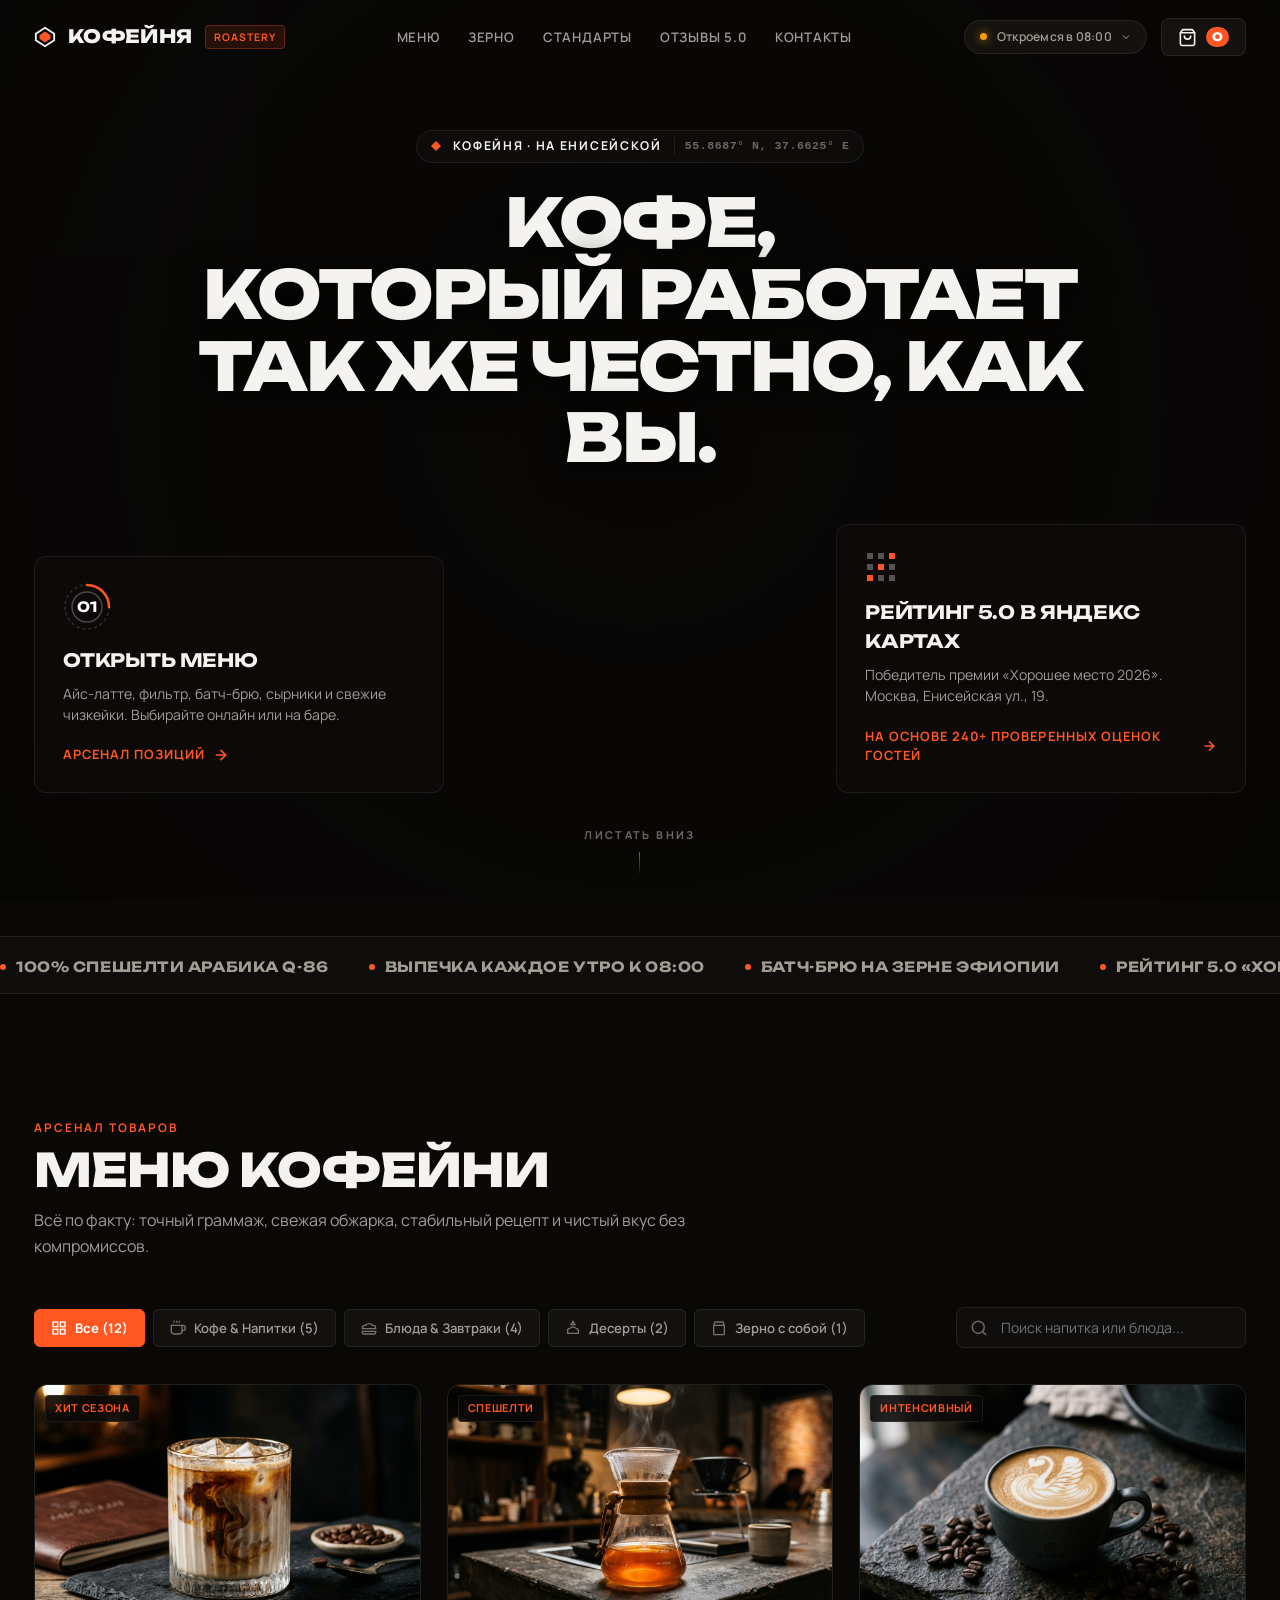
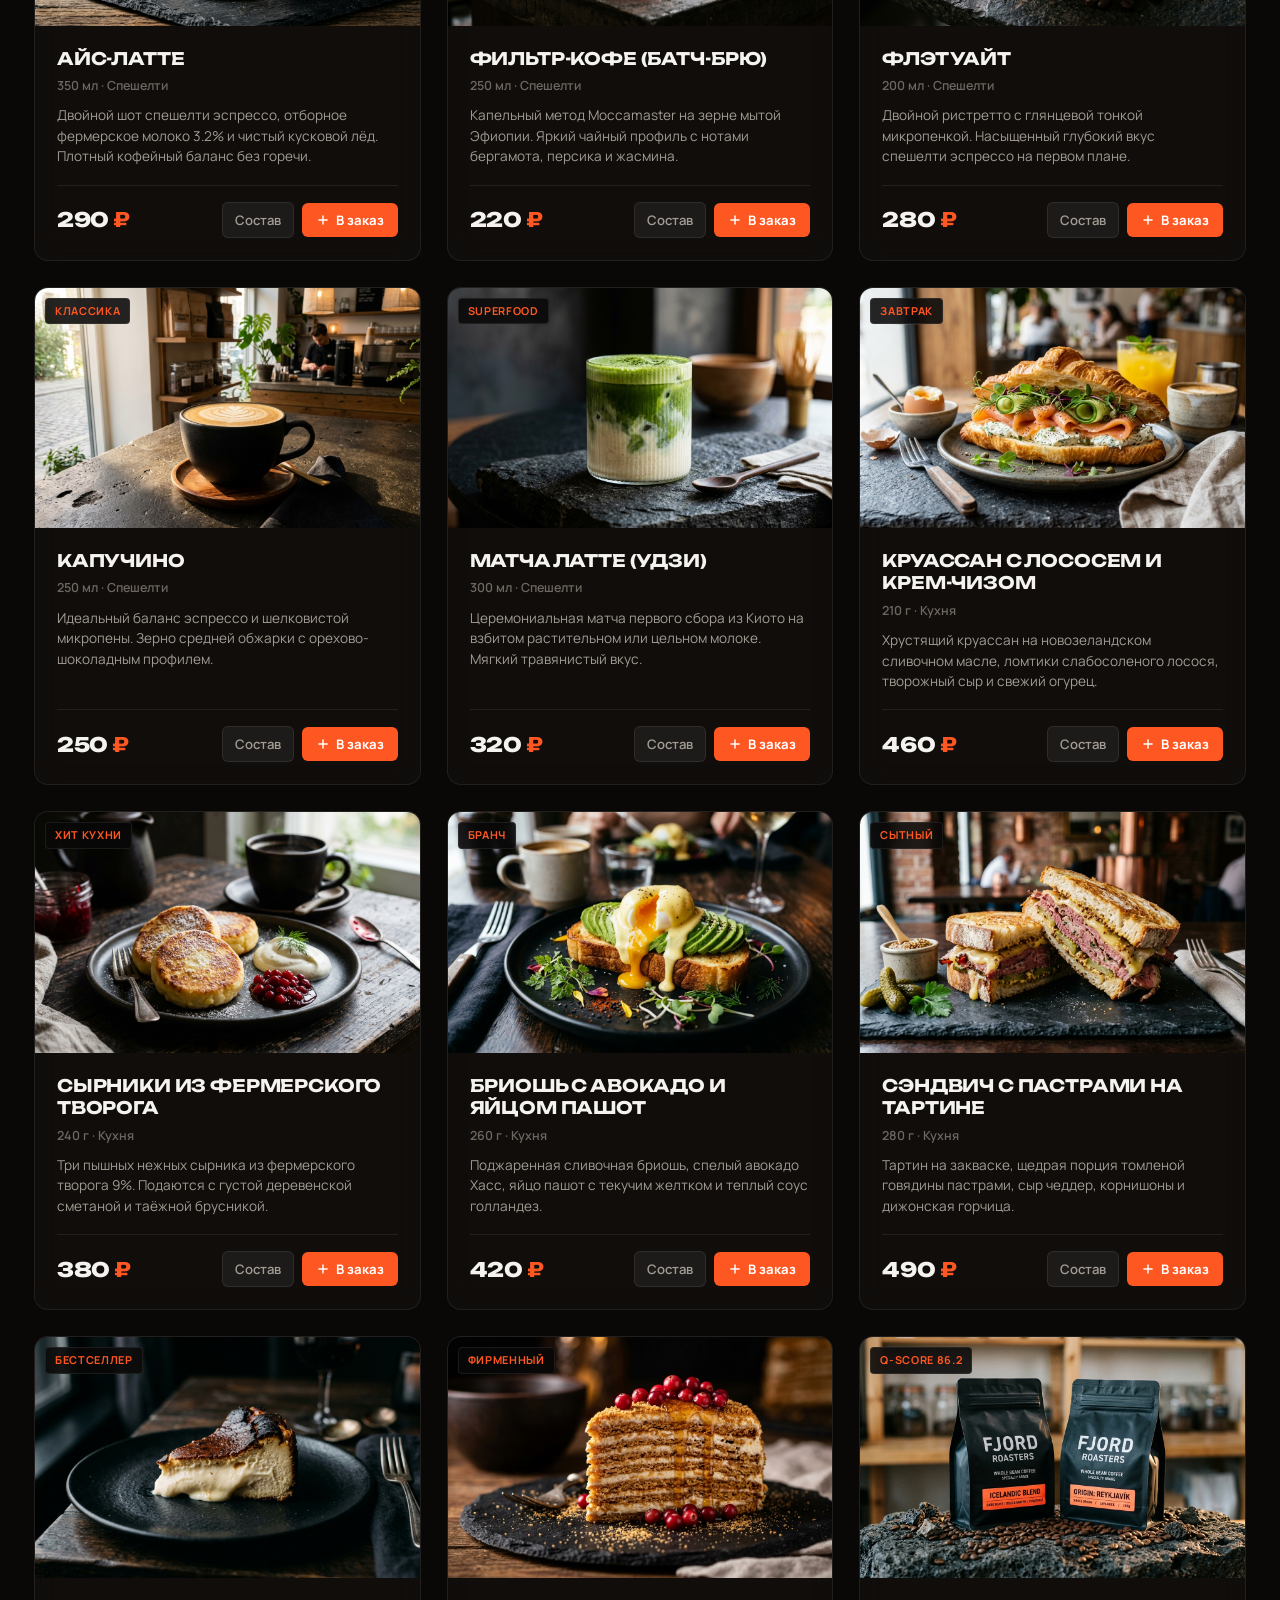
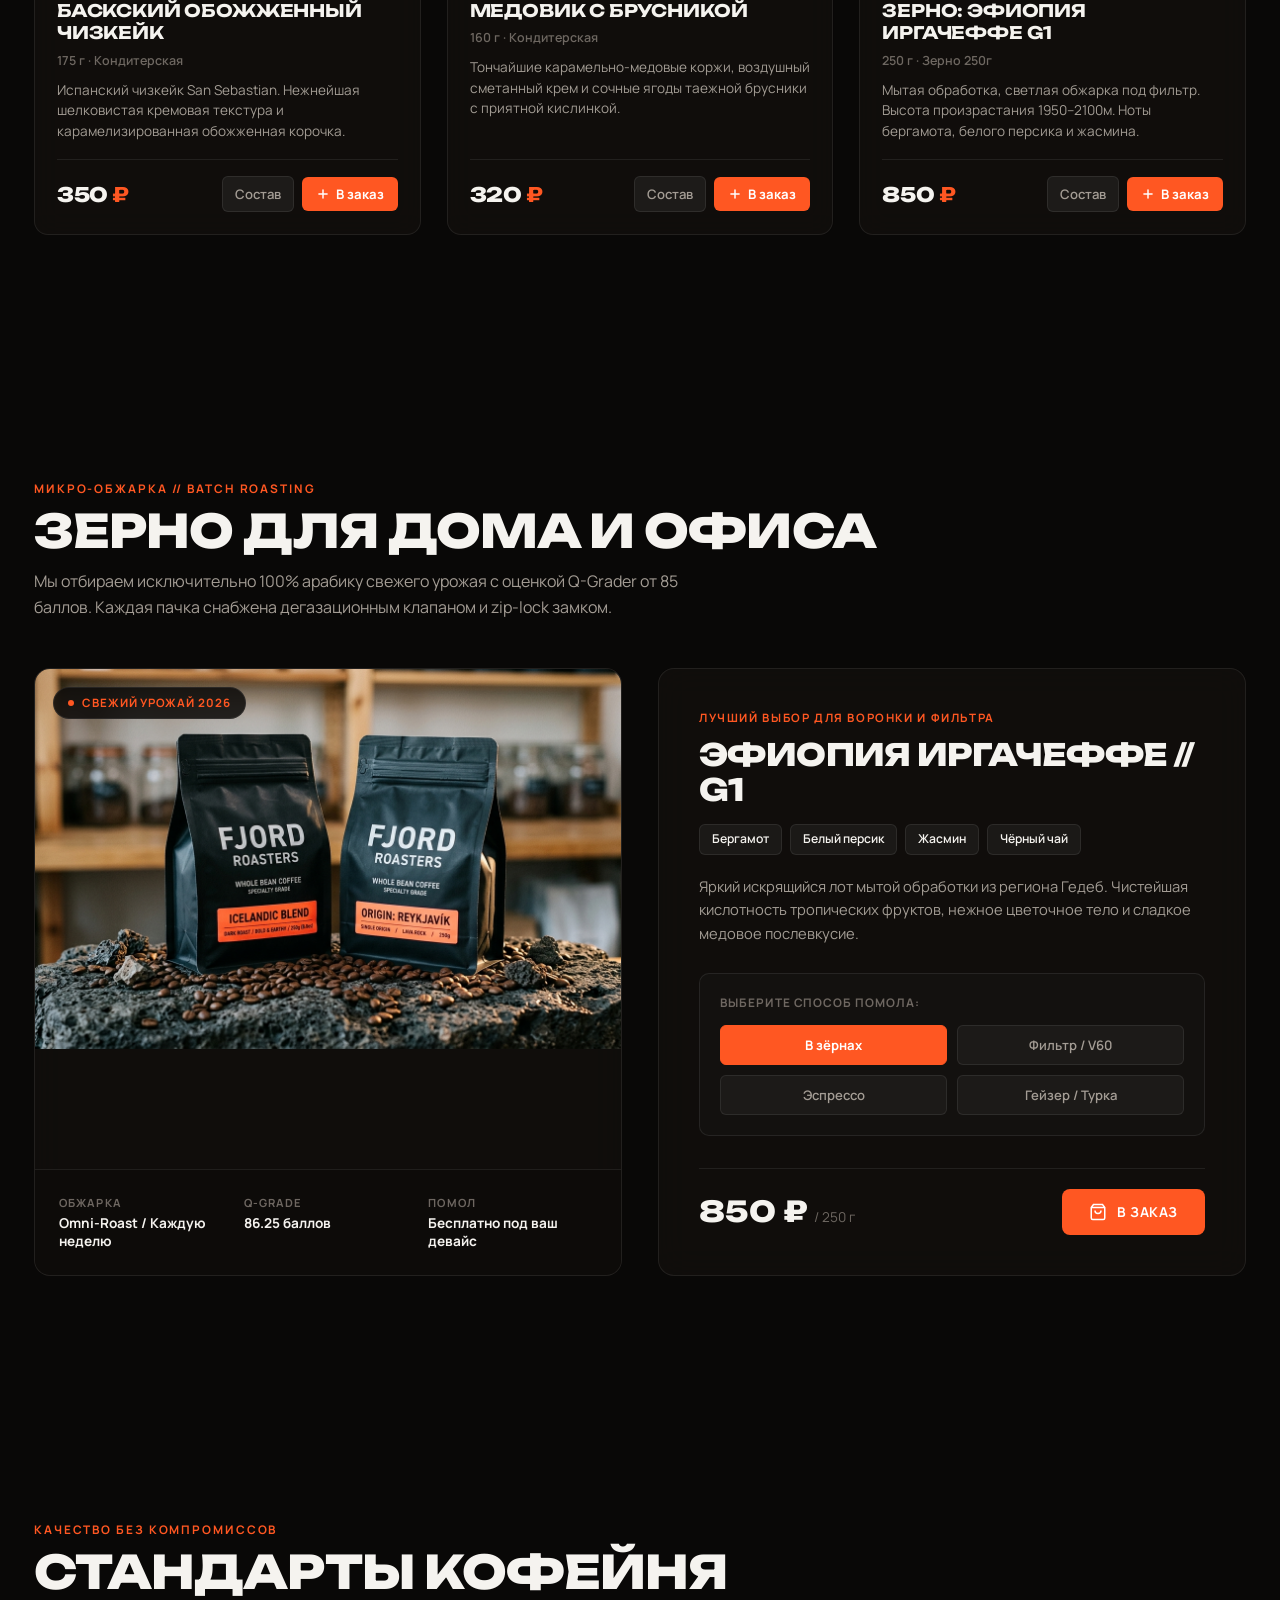
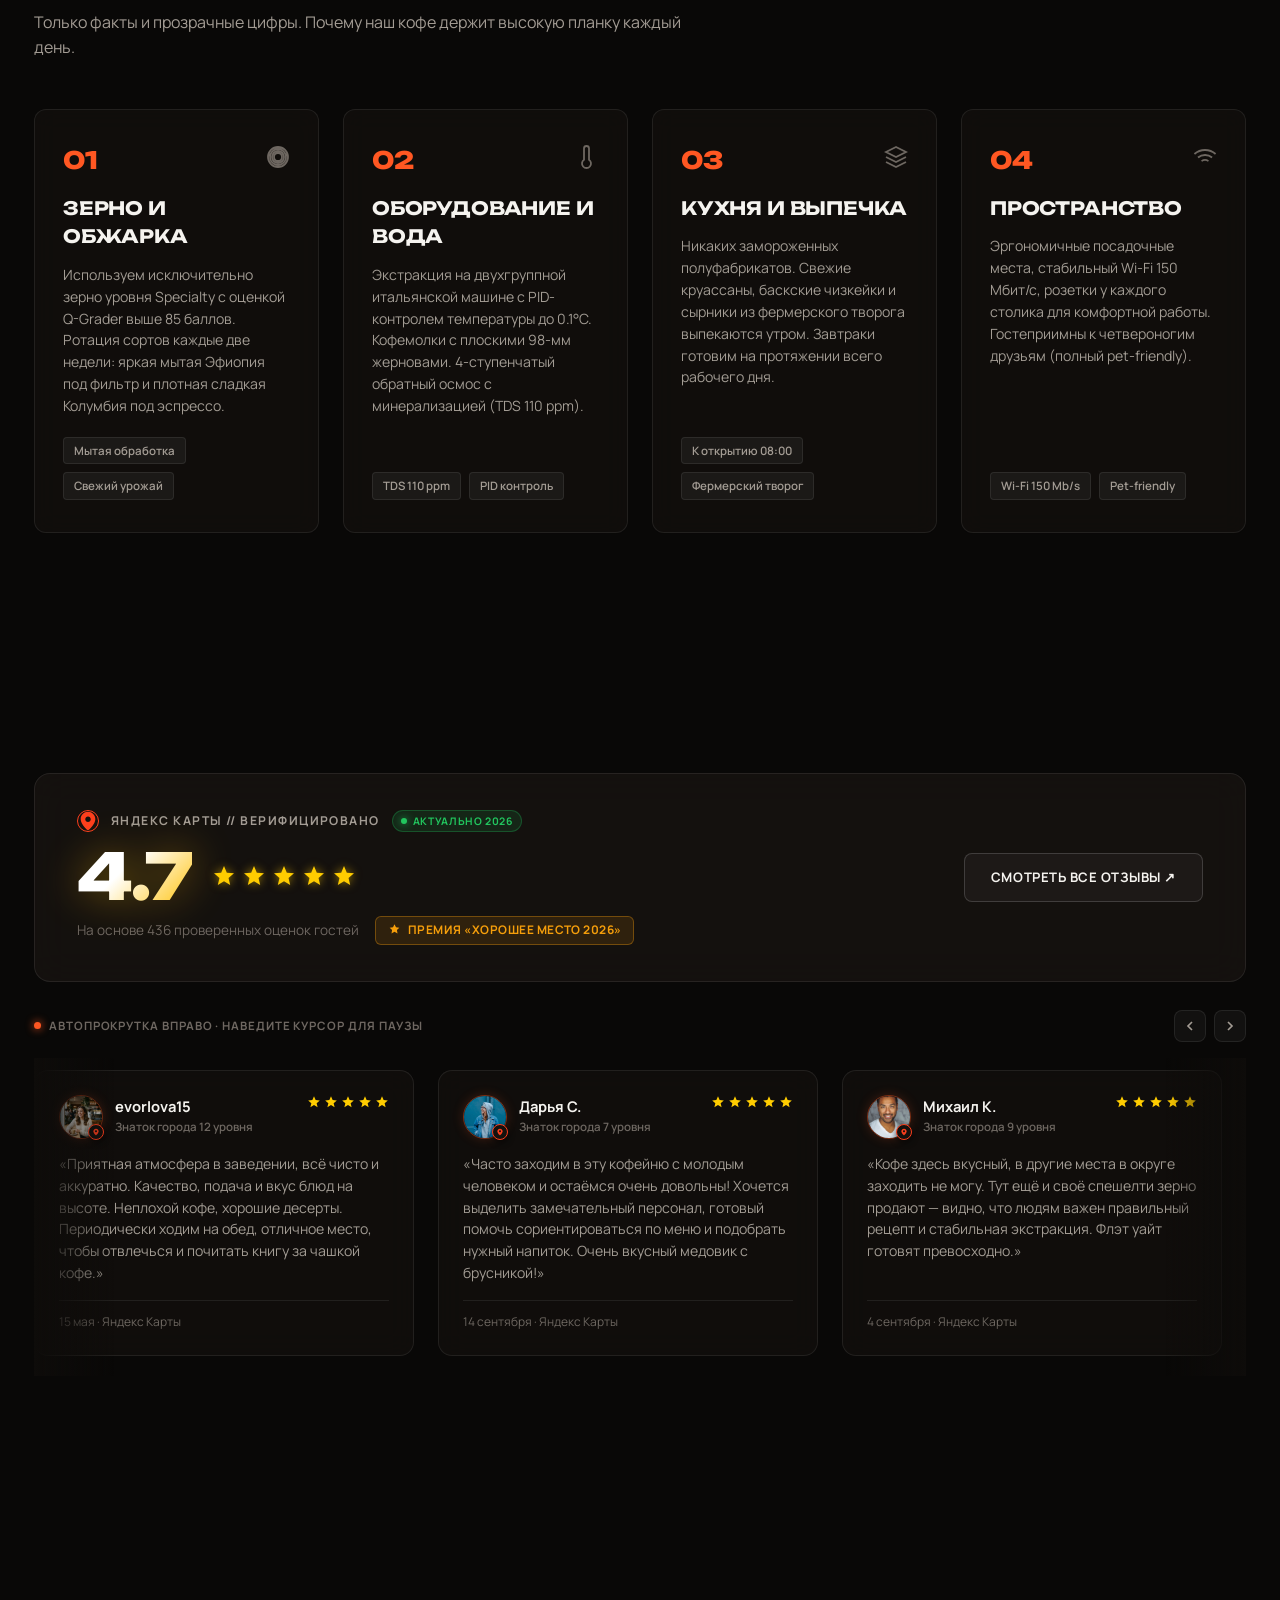
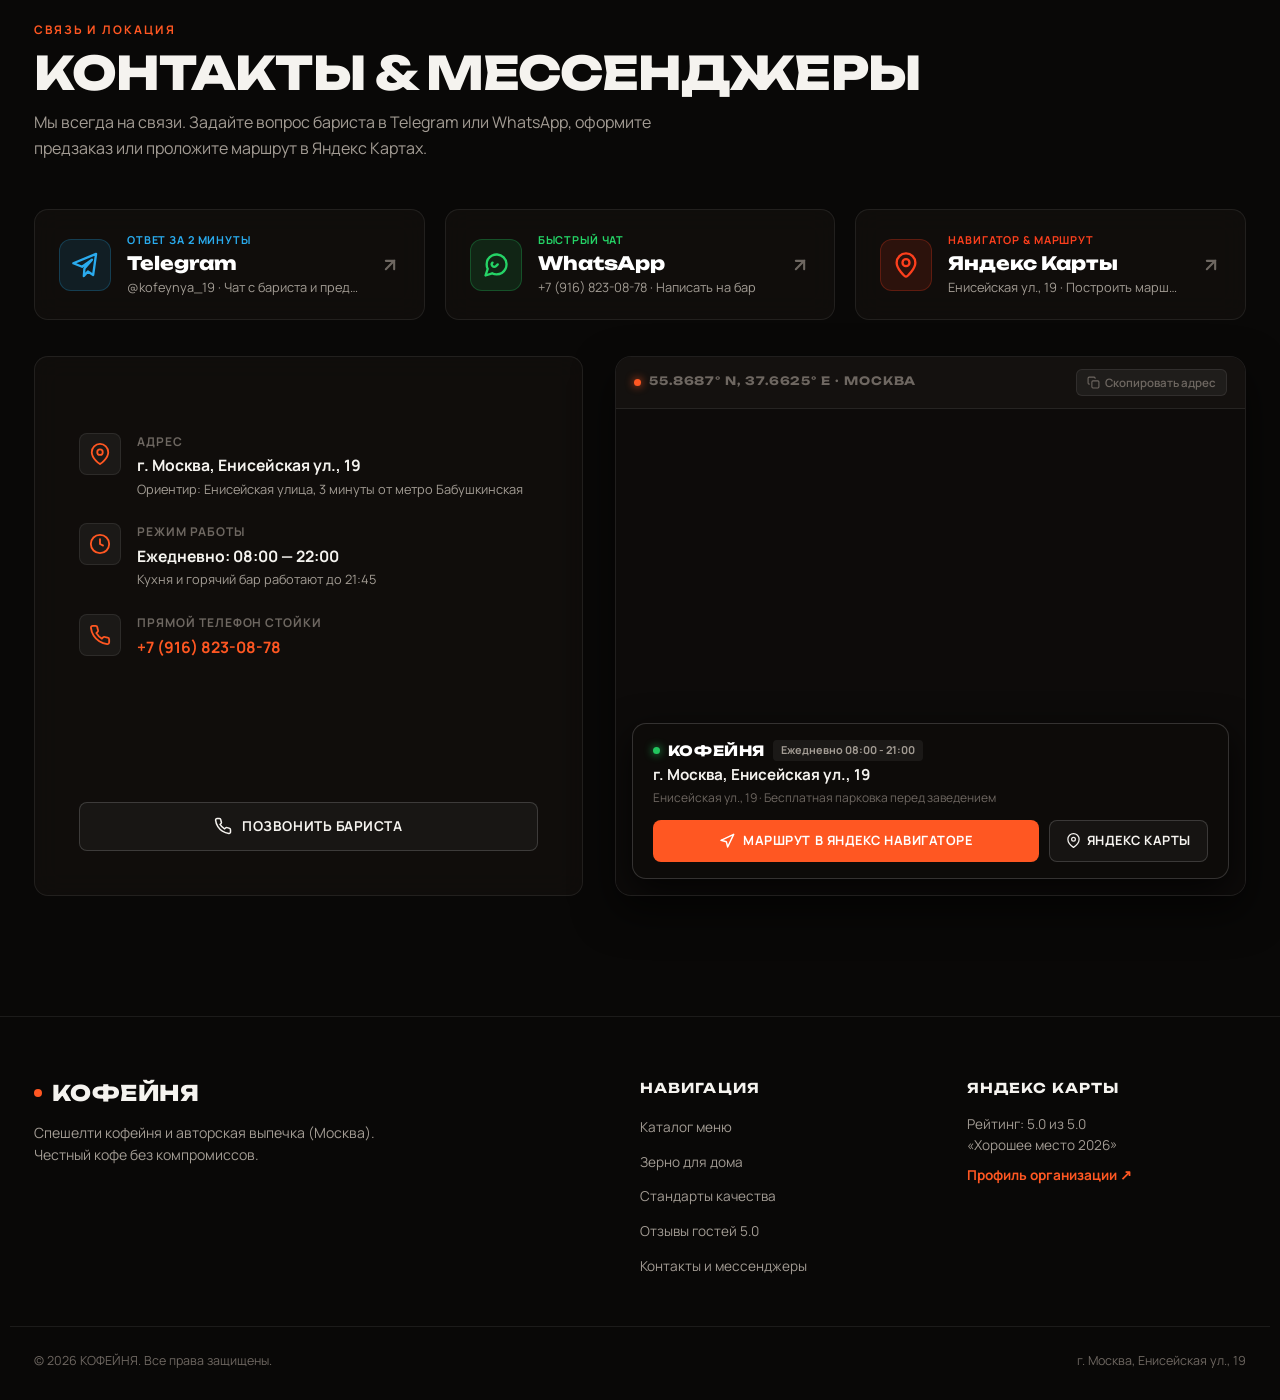
<file: clients/2_kofeynya_eniseyskaya/index.html>
<!DOCTYPE html>
<html lang="ru">
<head>
  <meta charset="UTF-8">
  <meta name="viewport" content="width=device-width, initial-scale=1.0, maximum-scale=5.0">
  <title>КОФЕЙНЯ — Кофейня и свежая выпечка | Москва, Енисейская ул., 19</title>
  <meta name="description" content="Кофейня КОФЕЙНЯ (Москва): 100% арабика, свежая обжарка, авторские напитки, завтраки и десерты. Рейтинг 5.0 на Яндекс Картах.">
  
  <!-- Modern Editorial & Avant-Garde Fonts: Unbounded + Manrope -->
  <link rel="preconnect" href="https://fonts.googleapis.com">
  <link rel="preconnect" href="https://fonts.gstatic.com" crossorigin>
  <link href="https://fonts.googleapis.com/css2?family=Manrope:wght@400;500;600;700;800&family=Unbounded:wght@400;500;600;700;800;900&display=swap" rel="stylesheet">
  
  <link rel="stylesheet" href="styles.css">
</head>
<body>

  <!-- Video Background with Dynamic Hardware-Accelerated Scroll Blur & Parallax -->
  <div class="video-background-container" id="videoBgContainer" aria-hidden="true">
    <video class="bg-video" id="bgVideo" autoplay muted loop playsinline preload="auto">
      <source src="gemini_generated_video_e50f7306.mp4" type="video/mp4">
    </video>
    <!-- Vignette Tint -->
    <div class="video-overlay" id="videoOverlay"></div>
    <!-- Dynamic Blur Backdrop Filter Layer -->
    <div class="video-blur-layer" id="videoBlurLayer"></div>
  </div>

  <!-- Header / Navigation Bar with Hover Schedule Popup -->
  <header class="header" id="header">
    <div class="header-inner container">
      <!-- Luxury Brand Logo: КОФЕЙНЯ -->
      <a href="#hero" class="brand-logo" aria-label="КОФЕЙНЯ главная">
        <span class="logo-symbol">
          <svg width="22" height="22" viewBox="0 0 24 24" fill="none">
            <polygon points="12,2 22,8.5 22,15.5 12,22 2,15.5 2,8.5" stroke="currentColor" stroke-width="2"/>
            <polygon points="12,6 18,10 18,14 12,18 6,14 6,10" fill="var(--accent-orange)"/>
          </svg>
        </span>
        <span class="logo-text">КОФЕЙНЯ</span>
        <span class="logo-badge">ROASTERY</span>
      </a>

      <!-- Desktop Nav Menu -->
      <nav class="nav-menu" id="navMenu">
        <a href="#menu" class="nav-link">Меню</a>
        <a href="#beans" class="nav-link">Зерно</a>
        <a href="#facts" class="nav-link">Стандарты</a>
        <a href="#reviews" class="nav-link">Отзывы 5.0</a>
        <a href="#contacts" class="nav-link">Контакты</a>
      </nav>

      <!-- Status (with Hover Dropdown for schedule) & Cart Trigger -->
      <div class="header-actions">
        
        <!-- Live Status Trigger with Hover Schedule Popover -->
        <div class="schedule-trigger-wrapper" id="scheduleTriggerWrapper">
          <div class="live-status-badge" id="liveStatusBadge">
            <span class="status-indicator-ring">
              <span class="status-dot"></span>
            </span>
            <span class="status-text">08:00 - 21:00</span>
            <svg class="chevron-micro" width="12" height="12" viewBox="0 0 24 24" fill="none" stroke="currentColor" stroke-width="2">
              <polyline points="6 9 12 15 18 9"></polyline>
            </svg>
          </div>

          <!-- Schedule Dropdown Card (Появляется при наведении) -->
          <div class="schedule-dropdown" id="scheduleDropdown">
            <div class="schedule-dropdown-header">
              <div class="dropdown-title">РЕЖИМ РАБОТЫ</div>
              <div class="dropdown-live-status">
                <span class="status-dot-mini"></span>
                <span>Сейчас открыто</span>
              </div>
            </div>
            <div class="schedule-table">
              <div class="schedule-row">
                <span class="schedule-days">Понедельник — Пятница</span>
                <span class="schedule-hours">08:00 — 22:00</span>
              </div>
              <div class="schedule-row">
                <span class="schedule-days">Суббота — Воскресенье</span>
                <span class="schedule-hours">08:00 — 22:00</span>
              </div>
              <div class="schedule-row sub-row">
                <span class="schedule-days">Кухня и горячий бар</span>
                <span class="schedule-hours">до 21:45</span>
              </div>
            </div>
            <div class="schedule-dropdown-footer">
              <svg width="14" height="14" viewBox="0 0 24 24" fill="none" stroke="currentColor" stroke-width="2">
                <path d="M21 10c0 7-9 13-9 13s-9-6-9-13a9 9 0 0118 0z"/>
                <circle cx="12" cy="10" r="3"/>
              </svg>
              <span>г. Москва, Енисейская ул., 19</span>
            </div>
          </div>
        </div>

        <!-- Cart Button -->
        <button class="cart-trigger-btn" id="openCartBtn" aria-label="Открыть корзину">
          <svg class="cart-icon" width="19" height="19" viewBox="0 0 24 24" fill="none" stroke="currentColor" stroke-width="2" stroke-linecap="round" stroke-linejoin="round">
            <path d="M6 2L3 6v14a2 2 0 002 2h14a2 2 0 002-2V6l-3-4z"/>
            <line x1="3" y1="6" x2="21" y2="6"/>
            <path d="M16 10a4 4 0 01-8 0"/>
          </svg>
          <span class="cart-count" id="cartCount">0</span>
        </button>

        <!-- Burger Toggle for Mobile -->
        <button class="burger-btn" id="burgerBtn" aria-label="Меню навигации">
          <span class="burger-line"></span>
          <span class="burger-line"></span>
        </button>
      </div>
    </div>
  </header>

  <main>
    <!-- HERO SECTION (Строго по референсу) -->
    <section class="hero-section" id="hero">
      <div class="container hero-container">
        
        <!-- Eyebrow label -->
        <div class="hero-top-eyebrow">
          <span class="eyebrow-accent">
            <svg width="10" height="10" viewBox="0 0 10 10" fill="none">
              <polygon points="5,0 10,5 5,10 0,5" fill="var(--accent-orange)"/>
            </svg>
          </span>
          <span class="eyebrow-text">КОФЕЙНЯ · НА ЕНИСЕЙСКОЙ</span>
          <span class="eyebrow-coords">55.8687° N, 37.6625° E</span>
        </div>

        <!-- Main Giant Monolithic Headline -->
        <div class="hero-title-wrapper">
          <h1 class="hero-title">
            КОФЕ,<br>
            КОТОРЫЙ РАБОТАЕТ<br>
            ТАК ЖЕ ЧЕСТНО, КАК ВЫ.
          </h1>
        </div>

        <!-- Lower Interactive Blocks (As in reference screenshot: left & right) -->
        <div class="hero-bottom-grid">
          
          <!-- Left Element (Reference left card) -->
          <a href="#menu" class="hero-card hero-card-left" id="heroMenuShortcut">
            <div class="hero-card-marker">
              <div class="radar-circle">
                <svg class="radar-svg" viewBox="0 0 48 48" fill="none">
                  <circle cx="24" cy="24" r="22" stroke="rgba(255,255,255,0.15)" stroke-width="1.5" stroke-dasharray="3 3"/>
                  <circle cx="24" cy="24" r="15" stroke="rgba(255,255,255,0.25)" stroke-width="1.5"/>
                  <path d="M24 2 A 22 22 0 0 1 46 24" stroke="var(--accent-orange)" stroke-width="2.5" stroke-linecap="round"/>
                </svg>
                <span class="radar-num">01</span>
              </div>
            </div>
            <div class="hero-card-content">
              <h2 class="hero-card-title">ОТКРЫТЬ МЕНЮ</h2>
              <p class="hero-card-desc">
                Айс-латте, фильтр, батч-брю, сырники и свежие чизкейки. Выбирайте онлайн или на баре.
              </p>
              <div class="hero-card-action">
                <span>Арсенал позиций</span>
                <svg class="arrow-icon" width="16" height="16" viewBox="0 0 24 24" fill="none" stroke="currentColor" stroke-width="2.5" stroke-linecap="round" stroke-linejoin="round">
                  <line x1="5" y1="12" x2="19" y2="12"></line>
                  <polyline points="12 5 19 12 12 19"></polyline>
                </svg>
              </div>
            </div>
          </a>

          <!-- Right Element (Reference right card) -->
          <a href="#reviews" class="hero-card hero-card-right" id="heroLocationShortcut">
            <div class="hero-card-marker">
              <div class="matrix-badge">
                <svg width="32" height="32" viewBox="0 0 32 32" fill="none">
                  <rect x="2" y="2" width="6" height="6" fill="rgba(255,255,255,0.3)"/>
                  <rect x="13" y="2" width="6" height="6" fill="rgba(255,255,255,0.3)"/>
                  <rect x="24" y="2" width="6" height="6" fill="var(--accent-orange)"/>
                  <rect x="2" y="13" width="6" height="6" fill="rgba(255,255,255,0.3)"/>
                  <rect x="13" y="13" width="6" height="6" fill="var(--accent-orange)"/>
                  <rect x="24" y="13" width="6" height="6" fill="rgba(255,255,255,0.3)"/>
                  <rect x="2" y="24" width="6" height="6" fill="var(--accent-orange)"/>
                  <rect x="13" y="24" width="6" height="6" fill="rgba(255,255,255,0.3)"/>
                  <rect x="24" y="24" width="6" height="6" fill="rgba(255,255,255,0.3)"/>
                </svg>
              </div>
            </div>
            <div class="hero-card-content">
              <h2 class="hero-card-title">РЕЙТИНГ 5.0 В ЯНДЕКС КАРТАХ</h2>
              <p class="hero-card-desc">
                Победитель премии «Хорошее место 2026». Москва, Енисейская ул., 19.
              </p>
              <div class="hero-card-action">
                <span>На основе 240+ проверенных оценок гостей</span>
                <svg class="arrow-icon" width="16" height="16" viewBox="0 0 24 24" fill="none" stroke="currentColor" stroke-width="2.5" stroke-linecap="round" stroke-linejoin="round">
                  <line x1="5" y1="12" x2="19" y2="12"></line>
                  <polyline points="12 5 19 12 12 19"></polyline>
                </svg>
              </div>
            </div>
          </a>

        </div>

        <!-- Scroll down indicator -->
        <div class="hero-scroll-cue">
          <span class="scroll-cue-text">ЛИСТАТЬ ВНИЗ</span>
          <div class="scroll-cue-line"></div>
        </div>

      </div>
    </section>

    <!-- Ticker Strip -->
    <section class="ticker-strip" aria-hidden="true">
      <div class="ticker-track">
        <div class="ticker-item"><span class="ticker-dot"></span> 100% СПЕШЕЛТИ АРАБИКА Q-86</div>
        <div class="ticker-item"><span class="ticker-dot"></span> ВЫПЕЧКА КАЖДОЕ УТРО К 08:00</div>
        <div class="ticker-item"><span class="ticker-dot"></span> БАТЧ-БРЮ НА ЗЕРНЕ ЭФИОПИИ</div>
        <div class="ticker-item"><span class="ticker-dot"></span> РЕЙТИНГ 5.0 «ХОРОШЕЕ МЕСТО 2026»</div>
        <div class="ticker-item"><span class="ticker-dot"></span> РОЗЕТКИ У КАЖДОГО СТОЛИКА</div>
        <div class="ticker-item"><span class="ticker-dot"></span> ЗАВТРАКИ ВЕСЬ ДЕНЬ</div>
        <div class="ticker-item"><span class="ticker-dot"></span> PET-FRIENDLY SPACE</div>
        <div class="ticker-item"><span class="ticker-dot"></span> 100% СПЕШЕЛТИ АРАБИКА Q-86</div>
        <div class="ticker-item"><span class="ticker-dot"></span> ВЫПЕЧКА КАЖДОЕ УТРО К 08:00</div>
        <div class="ticker-item"><span class="ticker-dot"></span> БАТЧ-БРЮ НА ЗЕРНЕ ЭФИОПИИ</div>
        <div class="ticker-item"><span class="ticker-dot"></span> РЕЙТИНГ 5.0 «ХОРОШЕЕ МЕСТО 2026»</div>
        <div class="ticker-item"><span class="ticker-dot"></span> РОЗЕТКИ У КАЖДОГО СТОЛИКА</div>
        <div class="ticker-item"><span class="ticker-dot"></span> ЗАВТРАКИ ВЕСЬ ДЕНЬ</div>
        <div class="ticker-item"><span class="ticker-dot"></span> PET-FRIENDLY SPACE</div>
      </div>
    </section>

    <!-- MENU / CATALOG SECTION -->
    <section class="menu-section section-padding" id="menu">
      <div class="container">
        
        <div class="section-header">
          <div class="section-label">АРСЕНАЛ ТОВАРОВ</div>
          <h2 class="section-title">МЕНЮ КОФЕЙНИ</h2>
          <p class="section-subtitle">
            Всё по факту: точный граммаж, свежая обжарка, стабильный рецепт и чистый вкус без компромиссов.
          </p>
        </div>

        <!-- Controls: Category Filters & Live Search -->
        <div class="catalog-controls">
          <div class="category-tabs" id="categoryTabs">
            <button class="cat-btn active" data-category="all">
              <svg class="cat-icon" width="16" height="16" viewBox="0 0 24 24" fill="none" stroke="currentColor" stroke-width="2">
                <rect x="3" y="3" width="7" height="7"/>
                <rect x="14" y="3" width="7" height="7"/>
                <rect x="14" y="14" width="7" height="7"/>
                <rect x="3" y="14" width="7" height="7"/>
              </svg>
              <span>Все (12)</span>
            </button>
            <button class="cat-btn" data-category="coffee">
              <svg class="cat-icon" width="16" height="16" viewBox="0 0 24 24" fill="none" stroke="currentColor" stroke-width="2">
                <path d="M18 8h1a4 4 0 010 8h-1M2 8h16v9a4 4 0 01-4 4H6a4 4 0 01-4-4V8zM6 1v3M10 1v3M14 1v3"/>
              </svg>
              <span>Кофе & Напитки (5)</span>
            </button>
            <button class="cat-btn" data-category="food">
              <svg class="cat-icon" width="16" height="16" viewBox="0 0 24 24" fill="none" stroke="currentColor" stroke-width="2">
                <path d="M18 8h-1a6 6 0 00-10 0H6a4 4 0 00-4 4v1h20v-1a4 4 0 00-4-4zM2 17h20v2a2 2 0 01-2 2H4a2 2 0 01-2-2v-2z"/>
              </svg>
              <span>Блюда & Завтраки (4)</span>
            </button>
            <button class="cat-btn" data-category="desserts">
              <svg class="cat-icon" width="16" height="16" viewBox="0 0 24 24" fill="none" stroke="currentColor" stroke-width="2">
                <path d="M12 2l3 5h-6l3-5zM4 14l8-4 8 4v6H4v-6z"/>
              </svg>
              <span>Десерты (2)</span>
            </button>
            <button class="cat-btn" data-category="beans">
              <svg class="cat-icon" width="16" height="16" viewBox="0 0 24 24" fill="none" stroke="currentColor" stroke-width="2">
                <path d="M6 3h12l2 5v13a1 1 0 01-1 1H5a1 1 0 01-1-1V8l2-5zM4 8h16"/>
              </svg>
              <span>Зерно с собой (1)</span>
            </button>
          </div>

          <div class="search-box">
            <svg class="search-icon" width="18" height="18" viewBox="0 0 24 24" fill="none" stroke="currentColor" stroke-width="2" stroke-linecap="round" stroke-linejoin="round">
              <circle cx="11" cy="11" r="8"/>
              <line x1="21" y1="21" x2="16.65" y2="16.65"/>
            </svg>
            <input type="text" id="catalogSearch" placeholder="Поиск напитка или блюда..." aria-label="Поиск по меню">
            <button class="clear-search-btn" id="clearSearchBtn" aria-label="Очистить поиск" style="display:none;">
              <svg width="14" height="14" viewBox="0 0 24 24" fill="none" stroke="currentColor" stroke-width="2.5" stroke-linecap="round">
                <line x1="18" y1="6" x2="6" y2="18"></line>
                <line x1="6" y1="6" x2="18" y2="18"></line>
              </svg>
            </button>
          </div>
        </div>

        <!-- Catalog Grid -->
        <div class="catalog-grid" id="catalogGrid">
          <!-- Dynamically populated via script.js -->
        </div>

      </div>
    </section>

    <!-- BEANS SHOWCASE (ЗЕРНО ДЛЯ ДОМА И ОФИСА) -->
    <section class="beans-showcase-section section-padding" id="beans">
      <div class="container">
        <div class="section-header">
          <div class="section-label">МИКРО-ОБЖАРКА // BATCH ROASTING</div>
          <h2 class="section-title">ЗЕРНО ДЛЯ ДОМА И ОФИСА</h2>
          <p class="section-subtitle">
            Мы отбираем исключительно 100% арабику свежего урожая с оценкой Q-Grader от 85 баллов. Каждая пачка снабжена дегазационным клапаном и zip-lock замком.
          </p>
        </div>

        <div class="beans-editorial-grid">
          
          <!-- Large Visual Card -->
          <div class="beans-media-card">
            <div class="beans-image-wrap">
              <img src="assets/images/specialty_bean_bags.jpg" alt="Пачки спешелти кофе КОФЕЙНЯ" loading="lazy">
              <div class="beans-float-badge">
                <span class="badge-dot"></span>
                <span>СВЕЖИЙ УРОЖАЙ 2026</span>
              </div>
            </div>
            <div class="beans-profile-row">
              <div class="profile-item">
                <div class="profile-label">ОБЖАРКА</div>
                <div class="profile-val">Omni-Roast / Каждую неделю</div>
              </div>
              <div class="profile-item">
                <div class="profile-label">Q-GRADE</div>
                <div class="profile-val">86.25 баллов</div>
              </div>
              <div class="profile-item">
                <div class="profile-label">ПОМОЛ</div>
                <div class="profile-val">Бесплатно под ваш девайс</div>
              </div>
            </div>
          </div>

          <!-- Interactive Bean Selection Card -->
          <div class="beans-config-card">
            <div class="beans-card-tag">ЛУЧШИЙ ВЫБОР ДЛЯ ВОРОНКИ И ФИЛЬТРА</div>
            <h3 class="beans-card-title">ЭФИОПИЯ ИРГАЧЕФФЕ // G1</h3>
            <div class="beans-descriptors">
              <span class="desc-pill">Бергамот</span>
              <span class="desc-pill">Белый персик</span>
              <span class="desc-pill">Жасмин</span>
              <span class="desc-pill">Чёрный чай</span>
            </div>

            <p class="beans-description">
              Яркий искрящийся лот мытой обработки из региона Гедеб. Чистейшая кислотность тропических фруктов, нежное цветочное тело и сладкое медовое послевкусие.
            </p>

            <!-- Grind Selector Tool -->
            <div class="grind-selector-box">
              <div class="selector-title">ВЫБЕРИТЕ СПОСОБ ПОМОЛА:</div>
              <div class="grind-options-grid" id="grindOptionsGrid">
                <button class="grind-pill active" data-grind="В зёрнах">В зёрнах</button>
                <button class="grind-pill" data-grind="Фильтр / V60">Фильтр / V60</button>
                <button class="grind-pill" data-grind="Эспрессо">Эспрессо</button>
                <button class="grind-pill" data-grind="Гейзер / Турка">Гейзер / Турка</button>
              </div>
            </div>

            <!-- Price & Order Bar -->
            <div class="beans-order-bar">
              <div class="beans-price-box">
                <span class="beans-price-value">850&nbsp;₽</span>
                <span class="beans-price-meta">/ 250 г</span>
              </div>
              <button class="btn btn-primary" id="addBeansToCartBtn">
                <svg width="18" height="18" viewBox="0 0 24 24" fill="none" stroke="currentColor" stroke-width="2">
                  <path d="M6 2L3 6v14a2 2 0 002 2h14a2 2 0 002-2V6l-3-4z"/>
                  <line x1="3" y1="6" x2="21" y2="6"/>
                  <path d="M16 10a4 4 0 01-8 0"/>
                </svg>
                <span>В заказ</span>
              </button>
            </div>
          </div>

        </div>
      </div>
    </section>

    <!-- FACTS & STANDARDS (БЕЗ ВОДЫ) -->
    <section class="standards-section section-padding" id="facts">
      <div class="container">
        
        <div class="section-header">
          <div class="section-label">КАЧЕСТВО БЕЗ КОМПРОМИССОВ</div>
          <h2 class="section-title">СТАНДАРТЫ КОФЕЙНЯ</h2>
          <p class="section-subtitle">
            Только факты и прозрачные цифры. Почему наш кофе держит высокую планку каждый день.
          </p>
        </div>

        <div class="standards-grid">
          
          <div class="standard-card">
            <div class="standard-header-row">
              <div class="standard-num">01</div>
              <div class="standard-icon">
                <svg width="24" height="24" viewBox="0 0 24 24" fill="none" stroke="currentColor" stroke-width="1.8">
                  <path d="M12 2C6.48 2 2 6.48 2 12s4.48 10 10 10 10-4.48 10-10S17.52 2 12 2zm0 18c-4.41 0-8-3.59-8-8s3.59-8 8-8 8 3.59 8 8-3.59 8-8 8z"/>
                  <path d="M12 6c-3.31 0-6 2.69-6 6s2.69 6 6 6 6-2.69 6-6-2.69-6-6-6zm0 10c-2.21 0-4-1.79-4-4s1.79-4 4-4 4 1.79 4 4-1.79 4-4 4z"/>
                </svg>
              </div>
            </div>
            <h3 class="standard-title">ЗЕРНО И ОБЖАРКА</h3>
            <p class="standard-text">
              Используем исключительно зерно уровня Specialty с оценкой Q-Grader выше 85 баллов. Ротация сортов каждые две недели: яркая мытая Эфиопия под фильтр и плотная сладкая Колумбия под эспрессо.
            </p>
            <div class="standard-tags">
              <span>Мытая обработка</span>
              <span>Свежий урожай</span>
            </div>
          </div>

          <div class="standard-card">
            <div class="standard-header-row">
              <div class="standard-num">02</div>
              <div class="standard-icon">
                <svg width="24" height="24" viewBox="0 0 24 24" fill="none" stroke="currentColor" stroke-width="1.8">
                  <path d="M14 14.76V3.5a2.5 2.5 0 0 0-5 0v11.26a4.5 4.5 0 1 0 5 0z"/>
                </svg>
              </div>
            </div>
            <h3 class="standard-title">ОБОРУДОВАНИЕ И ВОДА</h3>
            <p class="standard-text">
              Экстракция на двухгруппной итальянской машине с PID-контролем температуры до 0.1°C. Кофемолки с плоскими 98-мм жерновами. 4-ступенчатый обратный осмос с минерализацией (TDS 110 ppm).
            </p>
            <div class="standard-tags">
              <span>TDS 110 ppm</span>
              <span>PID контроль</span>
            </div>
          </div>

          <div class="standard-card">
            <div class="standard-header-row">
              <div class="standard-num">03</div>
              <div class="standard-icon">
                <svg width="24" height="24" viewBox="0 0 24 24" fill="none" stroke="currentColor" stroke-width="1.8">
                  <path d="M12 2L2 7l10 5 10-5-10-5zM2 17l10 5 10-5M2 12l10 5 10-5"/>
                </svg>
              </div>
            </div>
            <h3 class="standard-title">КУХНЯ И ВЫПЕЧКА</h3>
            <p class="standard-text">
              Никаких замороженных полуфабрикатов. Свежие круассаны, баскские чизкейки и сырники из фермерского творога выпекаются утром. Завтраки готовим на протяжении всего рабочего дня.
            </p>
            <div class="standard-tags">
              <span>К открытию 08:00</span>
              <span>Фермерский творог</span>
            </div>
          </div>

          <div class="standard-card">
            <div class="standard-header-row">
              <div class="standard-num">04</div>
              <div class="standard-icon">
                <svg width="24" height="24" viewBox="0 0 24 24" fill="none" stroke="currentColor" stroke-width="1.8">
                  <path d="M5 12.55a11 11 0 0 1 14.08 0M1.42 9a16 16 0 0 1 21.16 0M8.53 16.11a6 6 0 0 1 6.95 0M12 20h.01"/>
                </svg>
              </div>
            </div>
            <h3 class="standard-title">ПРОСТРАНСТВО</h3>
            <p class="standard-text">
              Эргономичные посадочные места, стабильный Wi-Fi 150 Мбит/с, розетки у каждого столика для комфортной работы. Гостеприимны к четвероногим друзьям (полный pet-friendly).
            </p>
            <div class="standard-tags">
              <span>Wi-Fi 150 Mb/s</span>
              <span>Pet-friendly</span>
            </div>
          </div>

        </div>

      </div>
    </section>

    <!-- REVIEWS SECTION (УЛЬТРА-МИНИМАЛИСТИЧНЫЙ ЯНДЕКС 5.0) -->
    <section class="reviews-section section-padding" id="reviews">
      <div class="container">
        
        <div class="yandex-minimal-banner" id="yandexBanner">
          <div class="yandex-stat-col">
            <div class="yandex-brand-row">
              <div class="yandex-icon-wrap">
                <svg width="22" height="22" viewBox="0 0 24 24" fill="none">
                  <path d="M12 2C7.58 2 4 5.58 4 10c0 5.25 7 12 8 12s8-6.75 8-12c0-4.42-3.58-8-8-8zm0 11c-1.66 0-3-1.34-3-3s1.34-3 3-3 3 1.34 3 3-1.34 3-3 3z" fill="#FC3F1D"/>
                </svg>
                <span class="yandex-radar-wave"></span>
              </div>
              <span class="yandex-brand-name">ЯНДЕКС КАРТЫ // ВЕРИФИЦИРОВАНО</span>
              <div class="live-status-pill-mini">
                <span class="beacon-pulse-glow"></span>
                <span>АКТУАЛЬНО 2026</span>
              </div>
            </div>

            <div class="score-row-minimal">
              <div class="rating-counter-box">
                <span class="rating-num-big" id="ratingCounter" data-target="5.0">5.0</span>
              </div>
              <div class="rating-stars-clean" id="ratingStars">
                <svg class="star-svg" style="--i:1" width="24" height="24" viewBox="0 0 24 24" fill="#fc0"><path d="M12 17.27L18.18 21l-1.64-7.03L22 9.24l-7.19-.61L12 2 9.19 8.63 2 9.24l5.46 4.73L5.82 21z"/></svg>
                <svg class="star-svg" style="--i:2" width="24" height="24" viewBox="0 0 24 24" fill="#fc0"><path d="M12 17.27L18.18 21l-1.64-7.03L22 9.24l-7.19-.61L12 2 9.19 8.63 2 9.24l5.46 4.73L5.82 21z"/></svg>
                <svg class="star-svg" style="--i:3" width="24" height="24" viewBox="0 0 24 24" fill="#fc0"><path d="M12 17.27L18.18 21l-1.64-7.03L22 9.24l-7.19-.61L12 2 9.19 8.63 2 9.24l5.46 4.73L5.82 21z"/></svg>
                <svg class="star-svg" style="--i:4" width="24" height="24" viewBox="0 0 24 24" fill="#fc0"><path d="M12 17.27L18.18 21l-1.64-7.03L22 9.24l-7.19-.61L12 2 9.19 8.63 2 9.24l5.46 4.73L5.82 21z"/></svg>
                <svg class="star-svg" style="--i:5" width="24" height="24" viewBox="0 0 24 24" fill="#fc0"><path d="M12 17.27L18.18 21l-1.64-7.03L22 9.24l-7.19-.61L12 2 9.19 8.63 2 9.24l5.46 4.73L5.82 21z"/></svg>
              </div>
            </div>

            <div class="rating-sub-row">
              <span class="reviews-count-text">На основе 436 проверенных оценок гостей</span>
              <div class="award-laurel-badge">
                <svg width="15" height="15" viewBox="0 0 24 24" fill="#f59e0b">
                  <path d="M12 2l2.4 4.8 5.3.8-3.8 3.7.9 5.3-4.8-2.5-4.8 2.5.9-5.3-3.8-3.7 5.3-.8L12 2z"/>
                </svg>
                <span>Премия «Хорошее место 2026»</span>
                <span class="award-shimmer-sweep"></span>
              </div>
            </div>
          </div>

          <div class="yandex-cta-col">
            <a href="https://yandex.ru/maps/org/kofeynya/200785723692" target="_blank" rel="noopener noreferrer" class="btn btn-outline yandex-direct-btn">
              <span>Смотреть все отзывы ↗</span>
            </a>
          </div>
        </div>

        <!-- Reviews Carousel Bar: Auto-Scroll Indicator & Manual Shift Buttons -->
        <div class="reviews-marquee-header">
          <div class="marquee-indicator-pill">
            <span class="marquee-pulse-dot"></span>
            <span>АВТОПРОКРУТКА ВПРАВО · НАВЕДИТЕ КУРСОР ДЛЯ ПАУЗЫ</span>
          </div>
          <div class="marquee-control-buttons">
            <button class="marquee-shift-btn" id="revPrevBtn" aria-label="Сдвинуть влево">
              <svg width="16" height="16" viewBox="0 0 24 24" fill="none" stroke="currentColor" stroke-width="2.5"><polyline points="15 18 9 12 15 6"></polyline></svg>
            </button>
            <button class="marquee-shift-btn" id="revNextBtn" aria-label="Сдвинуть вправо">
              <svg width="16" height="16" viewBox="0 0 24 24" fill="none" stroke="currentColor" stroke-width="2.5"><polyline points="9 18 15 12 9 6"></polyline></svg>
            </button>
          </div>
        </div>

        <!-- Reviews Marquee Viewport with Continuous Seamless Flow to the Right -->
        <div class="reviews-marquee-viewport" id="reviewsMarquee">
          <div class="marquee-edge-fade left-fade"></div>
          <div class="marquee-edge-fade right-fade"></div>

          <div class="reviews-marquee-track" id="reviewsTrack">
            
            <!-- CARD 1 -->
            <div class="review-card">
              <div class="review-card-top">
                <div class="author-info">
                  <div class="author-avatar-wrap">
                    <img src="assets/images/avatar_evorlova.jpg" alt="evorlova15" class="author-avatar-img" loading="lazy">
                    <span class="avatar-badge-yandex" title="Проверен Яндекс Картами">
                      <svg width="8" height="8" viewBox="0 0 24 24" fill="#fc3f1d"><path d="M12 2C7.58 2 4 5.58 4 10c0 5.25 7 12 8 12s8-6.75 8-12c0-4.42-3.58-8-8-8zm0 11c-1.66 0-3-1.34-3-3s1.34-3 3-3 3 1.34 3 3-1.34 3-3 3z"/></svg>
                    </span>
                  </div>
                  <div>
                    <div class="author-name">evorlova15</div>
                    <div class="author-level">Знаток города 12 уровня</div>
                  </div>
                </div>
                <div class="stars-vector-row">
                  <svg width="14" height="14" viewBox="0 0 24 24" fill="#fc0"><path d="M12 17.27L18.18 21l-1.64-7.03L22 9.24l-7.19-.61L12 2 9.19 8.63 2 9.24l5.46 4.73L5.82 21z"/></svg>
                  <svg width="14" height="14" viewBox="0 0 24 24" fill="#fc0"><path d="M12 17.27L18.18 21l-1.64-7.03L22 9.24l-7.19-.61L12 2 9.19 8.63 2 9.24l5.46 4.73L5.82 21z"/></svg>
                  <svg width="14" height="14" viewBox="0 0 24 24" fill="#fc0"><path d="M12 17.27L18.18 21l-1.64-7.03L22 9.24l-7.19-.61L12 2 9.19 8.63 2 9.24l5.46 4.73L5.82 21z"/></svg>
                  <svg width="14" height="14" viewBox="0 0 24 24" fill="#fc0"><path d="M12 17.27L18.18 21l-1.64-7.03L22 9.24l-7.19-.61L12 2 9.19 8.63 2 9.24l5.46 4.73L5.82 21z"/></svg>
                  <svg width="14" height="14" viewBox="0 0 24 24" fill="#fc0"><path d="M12 17.27L18.18 21l-1.64-7.03L22 9.24l-7.19-.61L12 2 9.19 8.63 2 9.24l5.46 4.73L5.82 21z"/></svg>
                </div>
              </div>
              <p class="review-text">
                «Приятная атмосфера в заведении, всё чисто и аккуратно. Качество, подача и вкус блюд на высоте. Неплохой кофе, хорошие десерты. Периодически ходим на обед, отличное место, чтобы отвлечься и почитать книгу за чашкой кофе.»
              </p>
              <div class="review-date">15 мая · Яндекс Карты</div>
            </div>

            <!-- CARD 2 -->
            <div class="review-card">
              <div class="review-card-top">
                <div class="author-info">
                  <div class="author-avatar-wrap">
                    <img src="assets/images/avatar_daria.jpg" alt="Дарья С." class="author-avatar-img" loading="lazy">
                    <span class="avatar-badge-yandex" title="Проверен Яндекс Картами">
                      <svg width="8" height="8" viewBox="0 0 24 24" fill="#fc3f1d"><path d="M12 2C7.58 2 4 5.58 4 10c0 5.25 7 12 8 12s8-6.75 8-12c0-4.42-3.58-8-8-8zm0 11c-1.66 0-3-1.34-3-3s1.34-3 3-3 3 1.34 3 3-1.34 3-3 3z"/></svg>
                    </span>
                  </div>
                  <div>
                    <div class="author-name">Дарья С.</div>
                    <div class="author-level">Знаток города 7 уровня</div>
                  </div>
                </div>
                <div class="stars-vector-row">
                  <svg width="14" height="14" viewBox="0 0 24 24" fill="#fc0"><path d="M12 17.27L18.18 21l-1.64-7.03L22 9.24l-7.19-.61L12 2 9.19 8.63 2 9.24l5.46 4.73L5.82 21z"/></svg>
                  <svg width="14" height="14" viewBox="0 0 24 24" fill="#fc0"><path d="M12 17.27L18.18 21l-1.64-7.03L22 9.24l-7.19-.61L12 2 9.19 8.63 2 9.24l5.46 4.73L5.82 21z"/></svg>
                  <svg width="14" height="14" viewBox="0 0 24 24" fill="#fc0"><path d="M12 17.27L18.18 21l-1.64-7.03L22 9.24l-7.19-.61L12 2 9.19 8.63 2 9.24l5.46 4.73L5.82 21z"/></svg>
                  <svg width="14" height="14" viewBox="0 0 24 24" fill="#fc0"><path d="M12 17.27L18.18 21l-1.64-7.03L22 9.24l-7.19-.61L12 2 9.19 8.63 2 9.24l5.46 4.73L5.82 21z"/></svg>
                  <svg width="14" height="14" viewBox="0 0 24 24" fill="#fc0"><path d="M12 17.27L18.18 21l-1.64-7.03L22 9.24l-7.19-.61L12 2 9.19 8.63 2 9.24l5.46 4.73L5.82 21z"/></svg>
                </div>
              </div>
              <p class="review-text">
                «Часто заходим в эту кофейню с молодым человеком и остаёмся очень довольны! Хочется выделить замечательный персонал, готовый помочь сориентироваться по меню и подобрать нужный напиток. Очень вкусный медовик с брусникой!»
              </p>
              <div class="review-date">14 сентября · Яндекс Карты</div>
            </div>

            <!-- CARD 3 -->
            <div class="review-card">
              <div class="review-card-top">
                <div class="author-info">
                  <div class="author-avatar-wrap">
                    <img src="assets/images/avatar_mikhail.jpg" alt="Михаил К." class="author-avatar-img" loading="lazy">
                    <span class="avatar-badge-yandex" title="Проверен Яндекс Картами">
                      <svg width="8" height="8" viewBox="0 0 24 24" fill="#fc3f1d"><path d="M12 2C7.58 2 4 5.58 4 10c0 5.25 7 12 8 12s8-6.75 8-12c0-4.42-3.58-8-8-8zm0 11c-1.66 0-3-1.34-3-3s1.34-3 3-3 3 1.34 3 3-1.34 3-3 3z"/></svg>
                    </span>
                  </div>
                  <div>
                    <div class="author-name">Михаил К.</div>
                    <div class="author-level">Знаток города 9 уровня</div>
                  </div>
                </div>
                <div class="stars-vector-row">
                  <svg width="14" height="14" viewBox="0 0 24 24" fill="#fc0"><path d="M12 17.27L18.18 21l-1.64-7.03L22 9.24l-7.19-.61L12 2 9.19 8.63 2 9.24l5.46 4.73L5.82 21z"/></svg>
                  <svg width="14" height="14" viewBox="0 0 24 24" fill="#fc0"><path d="M12 17.27L18.18 21l-1.64-7.03L22 9.24l-7.19-.61L12 2 9.19 8.63 2 9.24l5.46 4.73L5.82 21z"/></svg>
                  <svg width="14" height="14" viewBox="0 0 24 24" fill="#fc0"><path d="M12 17.27L18.18 21l-1.64-7.03L22 9.24l-7.19-.61L12 2 9.19 8.63 2 9.24l5.46 4.73L5.82 21z"/></svg>
                  <svg width="14" height="14" viewBox="0 0 24 24" fill="#fc0"><path d="M12 17.27L18.18 21l-1.64-7.03L22 9.24l-7.19-.61L12 2 9.19 8.63 2 9.24l5.46 4.73L5.82 21z"/></svg>
                  <svg width="14" height="14" viewBox="0 0 24 24" fill="#fc0"><path d="M12 17.27L18.18 21l-1.64-7.03L22 9.24l-7.19-.61L12 2 9.19 8.63 2 9.24l5.46 4.73L5.82 21z"/></svg>
                </div>
              </div>
              <p class="review-text">
                «Кофе здесь вкусный, в другие места в округе заходить не могу. Тут ещё и своё спешелти зерно продают — видно, что людям важен правильный рецепт и стабильная экстракция. Флэт уайт готовят превосходно.»
              </p>
              <div class="review-date">4 сентября · Яндекс Карты</div>
            </div>

            <!-- CARD 4 -->
            <div class="review-card">
              <div class="review-card-top">
                <div class="author-info">
                  <div class="author-avatar-wrap">
                    <img src="assets/images/avatar_artem.jpg" alt="Артем В." class="author-avatar-img" loading="lazy">
                    <span class="avatar-badge-yandex" title="Проверен Яндекс Картами">
                      <svg width="8" height="8" viewBox="0 0 24 24" fill="#fc3f1d"><path d="M12 2C7.58 2 4 5.58 4 10c0 5.25 7 12 8 12s8-6.75 8-12c0-4.42-3.58-8-8-8zm0 11c-1.66 0-3-1.34-3-3s1.34-3 3-3 3 1.34 3 3-1.34 3-3 3z"/></svg>
                    </span>
                  </div>
                  <div>
                    <div class="author-name">Артем В.</div>
                    <div class="author-level">Местный житель</div>
                  </div>
                </div>
                <div class="stars-vector-row">
                  <svg width="14" height="14" viewBox="0 0 24 24" fill="#fc0"><path d="M12 17.27L18.18 21l-1.64-7.03L22 9.24l-7.19-.61L12 2 9.19 8.63 2 9.24l5.46 4.73L5.82 21z"/></svg>
                  <svg width="14" height="14" viewBox="0 0 24 24" fill="#fc0"><path d="M12 17.27L18.18 21l-1.64-7.03L22 9.24l-7.19-.61L12 2 9.19 8.63 2 9.24l5.46 4.73L5.82 21z"/></svg>
                  <svg width="14" height="14" viewBox="0 0 24 24" fill="#fc0"><path d="M12 17.27L18.18 21l-1.64-7.03L22 9.24l-7.19-.61L12 2 9.19 8.63 2 9.24l5.46 4.73L5.82 21z"/></svg>
                  <svg width="14" height="14" viewBox="0 0 24 24" fill="#fc0"><path d="M12 17.27L18.18 21l-1.64-7.03L22 9.24l-7.19-.61L12 2 9.19 8.63 2 9.24l5.46 4.73L5.82 21z"/></svg>
                  <svg width="14" height="14" viewBox="0 0 24 24" fill="#fc0"><path d="M12 17.27L18.18 21l-1.64-7.03L22 9.24l-7.19-.61L12 2 9.19 8.63 2 9.24l5.46 4.73L5.82 21z"/></svg>
                </div>
              </div>
              <p class="review-text">
                «Лучший айс-латте и фильтр-кофе на Енисейской. Уютное лаконичное место без лишнего пафоса, отличный персонал. Завтраки подают оперативно, выпечка всегда свежайшая.»
              </p>
              <div class="review-date">18 августа · Яндекс Карты</div>
            </div>

            <!-- CARD 5 -->
            <div class="review-card">
              <div class="review-card-top">
                <div class="author-info">
                  <div class="author-avatar-wrap">
                    <img src="assets/images/avatar_sofia.jpg" alt="София Н." class="author-avatar-img" loading="lazy">
                    <span class="avatar-badge-yandex" title="Проверен Яндекс Картами">
                      <svg width="8" height="8" viewBox="0 0 24 24" fill="#fc3f1d"><path d="M12 2C7.58 2 4 5.58 4 10c0 5.25 7 12 8 12s8-6.75 8-12c0-4.42-3.58-8-8-8zm0 11c-1.66 0-3-1.34-3-3s1.34-3 3-3 3 1.34 3 3-1.34 3-3 3z"/></svg>
                    </span>
                  </div>
                  <div>
                    <div class="author-name">София Н.</div>
                    <div class="author-level">Знаток города 10 уровня</div>
                  </div>
                </div>
                <div class="stars-vector-row">
                  <svg width="14" height="14" viewBox="0 0 24 24" fill="#fc0"><path d="M12 17.27L18.18 21l-1.64-7.03L22 9.24l-7.19-.61L12 2 9.19 8.63 2 9.24l5.46 4.73L5.82 21z"/></svg>
                  <svg width="14" height="14" viewBox="0 0 24 24" fill="#fc0"><path d="M12 17.27L18.18 21l-1.64-7.03L22 9.24l-7.19-.61L12 2 9.19 8.63 2 9.24l5.46 4.73L5.82 21z"/></svg>
                  <svg width="14" height="14" viewBox="0 0 24 24" fill="#fc0"><path d="M12 17.27L18.18 21l-1.64-7.03L22 9.24l-7.19-.61L12 2 9.19 8.63 2 9.24l5.46 4.73L5.82 21z"/></svg>
                  <svg width="14" height="14" viewBox="0 0 24 24" fill="#fc0"><path d="M12 17.27L18.18 21l-1.64-7.03L22 9.24l-7.19-.61L12 2 9.19 8.63 2 9.24l5.46 4.73L5.82 21z"/></svg>
                  <svg width="14" height="14" viewBox="0 0 24 24" fill="#fc0"><path d="M12 17.27L18.18 21l-1.64-7.03L22 9.24l-7.19-.61L12 2 9.19 8.63 2 9.24l5.46 4.73L5.82 21z"/></svg>
                </div>
              </div>
              <p class="review-text">
                «Безумно понравился баскский чизкейк и бриошь с авокадо! Атмосфера сдержанная, музыка не бьёт по ушам, бариста с душой рассказывают про регион произрастания зерен. Ставлю 5 из 5 без сомнений.»
              </p>
              <div class="review-date">22 июня · Яндекс Карты</div>
            </div>

            <!-- CARD 6 -->
            <div class="review-card">
              <div class="review-card-top">
                <div class="author-info">
                  <div class="author-avatar-wrap">
                    <img src="assets/images/avatar_alexey.jpg" alt="Алексей Г." class="author-avatar-img" loading="lazy">
                    <span class="avatar-badge-yandex" title="Проверен Яндекс Картами">
                      <svg width="8" height="8" viewBox="0 0 24 24" fill="#fc3f1d"><path d="M12 2C7.58 2 4 5.58 4 10c0 5.25 7 12 8 12s8-6.75 8-12c0-4.42-3.58-8-8-8zm0 11c-1.66 0-3-1.34-3-3s1.34-3 3-3 3 1.34 3 3-1.34 3-3 3z"/></svg>
                    </span>
                  </div>
                  <div>
                    <div class="author-name">Алексей Г.</div>
                    <div class="author-level">Знаток города 8 уровня</div>
                  </div>
                </div>
                <div class="stars-vector-row">
                  <svg width="14" height="14" viewBox="0 0 24 24" fill="#fc0"><path d="M12 17.27L18.18 21l-1.64-7.03L22 9.24l-7.19-.61L12 2 9.19 8.63 2 9.24l5.46 4.73L5.82 21z"/></svg>
                  <svg width="14" height="14" viewBox="0 0 24 24" fill="#fc0"><path d="M12 17.27L18.18 21l-1.64-7.03L22 9.24l-7.19-.61L12 2 9.19 8.63 2 9.24l5.46 4.73L5.82 21z"/></svg>
                  <svg width="14" height="14" viewBox="0 0 24 24" fill="#fc0"><path d="M12 17.27L18.18 21l-1.64-7.03L22 9.24l-7.19-.61L12 2 9.19 8.63 2 9.24l5.46 4.73L5.82 21z"/></svg>
                  <svg width="14" height="14" viewBox="0 0 24 24" fill="#fc0"><path d="M12 17.27L18.18 21l-1.64-7.03L22 9.24l-7.19-.61L12 2 9.19 8.63 2 9.24l5.46 4.73L5.82 21z"/></svg>
                  <svg width="14" height="14" viewBox="0 0 24 24" fill="#fc0"><path d="M12 17.27L18.18 21l-1.64-7.03L22 9.24l-7.19-.61L12 2 9.19 8.63 2 9.24l5.46 4.73L5.82 21z"/></svg>
                </div>
              </div>
              <p class="review-text">
                «Захожу каждое утро за фильтром по пути к метро Бабушкинская. Всегда стабильный яркий вкус, бариста работают четко и быстро. Заслуженные 5.0 на Яндекс Картах!»
              </p>
              <div class="review-date">11 октября · Яндекс Карты</div>
            </div>

            <!-- DUPLICATE SET FOR SEAMLESS 100% INFINITE LOOP -->
            <!-- CARD 1 (COPY) -->
            <div class="review-card" aria-hidden="true">
              <div class="review-card-top">
                <div class="author-info">
                  <div class="author-avatar-wrap">
                    <img src="assets/images/avatar_evorlova.jpg" alt="evorlova15" class="author-avatar-img" loading="lazy">
                    <span class="avatar-badge-yandex">
                      <svg width="8" height="8" viewBox="0 0 24 24" fill="#fc3f1d"><path d="M12 2C7.58 2 4 5.58 4 10c0 5.25 7 12 8 12s8-6.75 8-12c0-4.42-3.58-8-8-8zm0 11c-1.66 0-3-1.34-3-3s1.34-3 3-3 3 1.34 3 3-1.34 3-3 3z"/></svg>
                    </span>
                  </div>
                  <div>
                    <div class="author-name">evorlova15</div>
                    <div class="author-level">Знаток города 12 уровня</div>
                  </div>
                </div>
                <div class="stars-vector-row">
                  <svg width="14" height="14" viewBox="0 0 24 24" fill="#fc0"><path d="M12 17.27L18.18 21l-1.64-7.03L22 9.24l-7.19-.61L12 2 9.19 8.63 2 9.24l5.46 4.73L5.82 21z"/></svg>
                  <svg width="14" height="14" viewBox="0 0 24 24" fill="#fc0"><path d="M12 17.27L18.18 21l-1.64-7.03L22 9.24l-7.19-.61L12 2 9.19 8.63 2 9.24l5.46 4.73L5.82 21z"/></svg>
                  <svg width="14" height="14" viewBox="0 0 24 24" fill="#fc0"><path d="M12 17.27L18.18 21l-1.64-7.03L22 9.24l-7.19-.61L12 2 9.19 8.63 2 9.24l5.46 4.73L5.82 21z"/></svg>
                  <svg width="14" height="14" viewBox="0 0 24 24" fill="#fc0"><path d="M12 17.27L18.18 21l-1.64-7.03L22 9.24l-7.19-.61L12 2 9.19 8.63 2 9.24l5.46 4.73L5.82 21z"/></svg>
                  <svg width="14" height="14" viewBox="0 0 24 24" fill="#fc0"><path d="M12 17.27L18.18 21l-1.64-7.03L22 9.24l-7.19-.61L12 2 9.19 8.63 2 9.24l5.46 4.73L5.82 21z"/></svg>
                </div>
              </div>
              <p class="review-text">
                «Приятная атмосфера в заведении, всё чисто и аккуратно. Качество, подача и вкус блюд на высоте. Неплохой кофе, хорошие десерты. Периодически ходим на обед, отличное место, чтобы отвлечься и почитать книгу за чашкой кофе.»
              </p>
              <div class="review-date">15 мая · Яндекс Карты</div>
            </div>

            <!-- CARD 2 (COPY) -->
            <div class="review-card" aria-hidden="true">
              <div class="review-card-top">
                <div class="author-info">
                  <div class="author-avatar-wrap">
                    <img src="assets/images/avatar_daria.jpg" alt="Дарья С." class="author-avatar-img" loading="lazy">
                    <span class="avatar-badge-yandex">
                      <svg width="8" height="8" viewBox="0 0 24 24" fill="#fc3f1d"><path d="M12 2C7.58 2 4 5.58 4 10c0 5.25 7 12 8 12s8-6.75 8-12c0-4.42-3.58-8-8-8zm0 11c-1.66 0-3-1.34-3-3s1.34-3 3-3 3 1.34 3 3-1.34 3-3 3z"/></svg>
                    </span>
                  </div>
                  <div>
                    <div class="author-name">Дарья С.</div>
                    <div class="author-level">Знаток города 7 уровня</div>
                  </div>
                </div>
                <div class="stars-vector-row">
                  <svg width="14" height="14" viewBox="0 0 24 24" fill="#fc0"><path d="M12 17.27L18.18 21l-1.64-7.03L22 9.24l-7.19-.61L12 2 9.19 8.63 2 9.24l5.46 4.73L5.82 21z"/></svg>
                  <svg width="14" height="14" viewBox="0 0 24 24" fill="#fc0"><path d="M12 17.27L18.18 21l-1.64-7.03L22 9.24l-7.19-.61L12 2 9.19 8.63 2 9.24l5.46 4.73L5.82 21z"/></svg>
                  <svg width="14" height="14" viewBox="0 0 24 24" fill="#fc0"><path d="M12 17.27L18.18 21l-1.64-7.03L22 9.24l-7.19-.61L12 2 9.19 8.63 2 9.24l5.46 4.73L5.82 21z"/></svg>
                  <svg width="14" height="14" viewBox="0 0 24 24" fill="#fc0"><path d="M12 17.27L18.18 21l-1.64-7.03L22 9.24l-7.19-.61L12 2 9.19 8.63 2 9.24l5.46 4.73L5.82 21z"/></svg>
                  <svg width="14" height="14" viewBox="0 0 24 24" fill="#fc0"><path d="M12 17.27L18.18 21l-1.64-7.03L22 9.24l-7.19-.61L12 2 9.19 8.63 2 9.24l5.46 4.73L5.82 21z"/></svg>
                </div>
              </div>
              <p class="review-text">
                «Часто заходим в эту кофейню с молодым человеком и остаёмся очень довольны! Хочется выделить замечательный персонал, готовый помочь сориентироваться по меню и подобрать нужный напиток. Очень вкусный медовик с брусникой!»
              </p>
              <div class="review-date">14 сентября · Яндекс Карты</div>
            </div>

            <!-- CARD 3 (COPY) -->
            <div class="review-card" aria-hidden="true">
              <div class="review-card-top">
                <div class="author-info">
                  <div class="author-avatar-wrap">
                    <img src="assets/images/avatar_mikhail.jpg" alt="Михаил К." class="author-avatar-img" loading="lazy">
                    <span class="avatar-badge-yandex">
                      <svg width="8" height="8" viewBox="0 0 24 24" fill="#fc3f1d"><path d="M12 2C7.58 2 4 5.58 4 10c0 5.25 7 12 8 12s8-6.75 8-12c0-4.42-3.58-8-8-8zm0 11c-1.66 0-3-1.34-3-3s1.34-3 3-3 3 1.34 3 3-1.34 3-3 3z"/></svg>
                    </span>
                  </div>
                  <div>
                    <div class="author-name">Михаил К.</div>
                    <div class="author-level">Знаток города 9 уровня</div>
                  </div>
                </div>
                <div class="stars-vector-row">
                  <svg width="14" height="14" viewBox="0 0 24 24" fill="#fc0"><path d="M12 17.27L18.18 21l-1.64-7.03L22 9.24l-7.19-.61L12 2 9.19 8.63 2 9.24l5.46 4.73L5.82 21z"/></svg>
                  <svg width="14" height="14" viewBox="0 0 24 24" fill="#fc0"><path d="M12 17.27L18.18 21l-1.64-7.03L22 9.24l-7.19-.61L12 2 9.19 8.63 2 9.24l5.46 4.73L5.82 21z"/></svg>
                  <svg width="14" height="14" viewBox="0 0 24 24" fill="#fc0"><path d="M12 17.27L18.18 21l-1.64-7.03L22 9.24l-7.19-.61L12 2 9.19 8.63 2 9.24l5.46 4.73L5.82 21z"/></svg>
                  <svg width="14" height="14" viewBox="0 0 24 24" fill="#fc0"><path d="M12 17.27L18.18 21l-1.64-7.03L22 9.24l-7.19-.61L12 2 9.19 8.63 2 9.24l5.46 4.73L5.82 21z"/></svg>
                  <svg width="14" height="14" viewBox="0 0 24 24" fill="#fc0"><path d="M12 17.27L18.18 21l-1.64-7.03L22 9.24l-7.19-.61L12 2 9.19 8.63 2 9.24l5.46 4.73L5.82 21z"/></svg>
                </div>
              </div>
              <p class="review-text">
                «Кофе здесь вкусный, в другие места в округе заходить не могу. Тут ещё и своё спешелти зерно продают — видно, что людям важен правильный рецепт и стабильная экстракция. Флэт уайт готовят превосходно.»
              </p>
              <div class="review-date">4 сентября · Яндекс Карты</div>
            </div>

            <!-- CARD 4 (COPY) -->
            <div class="review-card" aria-hidden="true">
              <div class="review-card-top">
                <div class="author-info">
                  <div class="author-avatar-wrap">
                    <img src="assets/images/avatar_artem.jpg" alt="Артем В." class="author-avatar-img" loading="lazy">
                    <span class="avatar-badge-yandex">
                      <svg width="8" height="8" viewBox="0 0 24 24" fill="#fc3f1d"><path d="M12 2C7.58 2 4 5.58 4 10c0 5.25 7 12 8 12s8-6.75 8-12c0-4.42-3.58-8-8-8zm0 11c-1.66 0-3-1.34-3-3s1.34-3 3-3 3 1.34 3 3-1.34 3-3 3z"/></svg>
                    </span>
                  </div>
                  <div>
                    <div class="author-name">Артем В.</div>
                    <div class="author-level">Местный житель</div>
                  </div>
                </div>
                <div class="stars-vector-row">
                  <svg width="14" height="14" viewBox="0 0 24 24" fill="#fc0"><path d="M12 17.27L18.18 21l-1.64-7.03L22 9.24l-7.19-.61L12 2 9.19 8.63 2 9.24l5.46 4.73L5.82 21z"/></svg>
                  <svg width="14" height="14" viewBox="0 0 24 24" fill="#fc0"><path d="M12 17.27L18.18 21l-1.64-7.03L22 9.24l-7.19-.61L12 2 9.19 8.63 2 9.24l5.46 4.73L5.82 21z"/></svg>
                  <svg width="14" height="14" viewBox="0 0 24 24" fill="#fc0"><path d="M12 17.27L18.18 21l-1.64-7.03L22 9.24l-7.19-.61L12 2 9.19 8.63 2 9.24l5.46 4.73L5.82 21z"/></svg>
                  <svg width="14" height="14" viewBox="0 0 24 24" fill="#fc0"><path d="M12 17.27L18.18 21l-1.64-7.03L22 9.24l-7.19-.61L12 2 9.19 8.63 2 9.24l5.46 4.73L5.82 21z"/></svg>
                  <svg width="14" height="14" viewBox="0 0 24 24" fill="#fc0"><path d="M12 17.27L18.18 21l-1.64-7.03L22 9.24l-7.19-.61L12 2 9.19 8.63 2 9.24l5.46 4.73L5.82 21z"/></svg>
                </div>
              </div>
              <p class="review-text">
                «Лучший айс-латте и фильтр-кофе на Енисейской. Уютное лаконичное место без лишнего пафоса, отличный персонал. Завтраки подают оперативно, выпечка всегда свежайшая.»
              </p>
              <div class="review-date">18 августа · Яндекс Карты</div>
            </div>

            <!-- CARD 5 (COPY) -->
            <div class="review-card" aria-hidden="true">
              <div class="review-card-top">
                <div class="author-info">
                  <div class="author-avatar-wrap">
                    <img src="assets/images/avatar_sofia.jpg" alt="София Н." class="author-avatar-img" loading="lazy">
                    <span class="avatar-badge-yandex">
                      <svg width="8" height="8" viewBox="0 0 24 24" fill="#fc3f1d"><path d="M12 2C7.58 2 4 5.58 4 10c0 5.25 7 12 8 12s8-6.75 8-12c0-4.42-3.58-8-8-8zm0 11c-1.66 0-3-1.34-3-3s1.34-3 3-3 3 1.34 3 3-1.34 3-3 3z"/></svg>
                    </span>
                  </div>
                  <div>
                    <div class="author-name">София Н.</div>
                    <div class="author-level">Знаток города 10 уровня</div>
                  </div>
                </div>
                <div class="stars-vector-row">
                  <svg width="14" height="14" viewBox="0 0 24 24" fill="#fc0"><path d="M12 17.27L18.18 21l-1.64-7.03L22 9.24l-7.19-.61L12 2 9.19 8.63 2 9.24l5.46 4.73L5.82 21z"/></svg>
                  <svg width="14" height="14" viewBox="0 0 24 24" fill="#fc0"><path d="M12 17.27L18.18 21l-1.64-7.03L22 9.24l-7.19-.61L12 2 9.19 8.63 2 9.24l5.46 4.73L5.82 21z"/></svg>
                  <svg width="14" height="14" viewBox="0 0 24 24" fill="#fc0"><path d="M12 17.27L18.18 21l-1.64-7.03L22 9.24l-7.19-.61L12 2 9.19 8.63 2 9.24l5.46 4.73L5.82 21z"/></svg>
                  <svg width="14" height="14" viewBox="0 0 24 24" fill="#fc0"><path d="M12 17.27L18.18 21l-1.64-7.03L22 9.24l-7.19-.61L12 2 9.19 8.63 2 9.24l5.46 4.73L5.82 21z"/></svg>
                  <svg width="14" height="14" viewBox="0 0 24 24" fill="#fc0"><path d="M12 17.27L18.18 21l-1.64-7.03L22 9.24l-7.19-.61L12 2 9.19 8.63 2 9.24l5.46 4.73L5.82 21z"/></svg>
                </div>
              </div>
              <p class="review-text">
                «Безумно понравился баскский чизкейк и бриошь с авокадо! Атмосфера сдержанная, музыка не бьёт по ушам, бариста с душой рассказывают про регион произрастания зерен. Ставлю 5 из 5 без сомнений.»
              </p>
              <div class="review-date">22 июня · Яндекс Карты</div>
            </div>

            <!-- CARD 6 (COPY) -->
            <div class="review-card" aria-hidden="true">
              <div class="review-card-top">
                <div class="author-info">
                  <div class="author-avatar-wrap">
                    <img src="assets/images/avatar_alexey.jpg" alt="Алексей Г." class="author-avatar-img" loading="lazy">
                    <span class="avatar-badge-yandex">
                      <svg width="8" height="8" viewBox="0 0 24 24" fill="#fc3f1d"><path d="M12 2C7.58 2 4 5.58 4 10c0 5.25 7 12 8 12s8-6.75 8-12c0-4.42-3.58-8-8-8zm0 11c-1.66 0-3-1.34-3-3s1.34-3 3-3 3 1.34 3 3-1.34 3-3 3z"/></svg>
                    </span>
                  </div>
                  <div>
                    <div class="author-name">Алексей Г.</div>
                    <div class="author-level">Знаток города 8 уровня</div>
                  </div>
                </div>
                <div class="stars-vector-row">
                  <svg width="14" height="14" viewBox="0 0 24 24" fill="#fc0"><path d="M12 17.27L18.18 21l-1.64-7.03L22 9.24l-7.19-.61L12 2 9.19 8.63 2 9.24l5.46 4.73L5.82 21z"/></svg>
                  <svg width="14" height="14" viewBox="0 0 24 24" fill="#fc0"><path d="M12 17.27L18.18 21l-1.64-7.03L22 9.24l-7.19-.61L12 2 9.19 8.63 2 9.24l5.46 4.73L5.82 21z"/></svg>
                  <svg width="14" height="14" viewBox="0 0 24 24" fill="#fc0"><path d="M12 17.27L18.18 21l-1.64-7.03L22 9.24l-7.19-.61L12 2 9.19 8.63 2 9.24l5.46 4.73L5.82 21z"/></svg>
                  <svg width="14" height="14" viewBox="0 0 24 24" fill="#fc0"><path d="M12 17.27L18.18 21l-1.64-7.03L22 9.24l-7.19-.61L12 2 9.19 8.63 2 9.24l5.46 4.73L5.82 21z"/></svg>
                  <svg width="14" height="14" viewBox="0 0 24 24" fill="#fc0"><path d="M12 17.27L18.18 21l-1.64-7.03L22 9.24l-7.19-.61L12 2 9.19 8.63 2 9.24l5.46 4.73L5.82 21z"/></svg>
                </div>
              </div>
              <p class="review-text">
                «Захожу каждое утро за фильтром по пути к метро Бабушкинская. Всегда стабильный яркий вкус, бариста работают четко и быстро. Заслуженные 5.0 на Яндекс Картах!»
              </p>
              <div class="review-date">11 октября · Яндекс Карты</div>
            </div>

          </div>
        </div>

      </div>
    </section>

    <!-- REVAMPED CONTACTS & MESSENGERS SECTION (TELEGRAM, WHATSAPP, MAPS, PHONE) -->
    <section class="contacts-section section-padding" id="contacts">
      <div class="container">
        
        <div class="section-header">
          <div class="section-label">СВЯЗЬ И ЛОКАЦИЯ</div>
          <h2 class="section-title">КОНТАКТЫ & МЕССЕНДЖЕРЫ</h2>
          <p class="section-subtitle">
            Мы всегда на связи. Задайте вопрос бариста в Telegram или WhatsApp, оформите предзаказ или проложите маршрут в Яндекс Картах.
          </p>
        </div>

        <!-- Quick Messengers Interactive Grid (Телеграм, Ватсап, Карты / Мэпс) -->
        <div class="messengers-grid">
          
          <!-- Telegram Card -->
          <a href="https://t.me/kofeynya_eniseyskaya" target="_blank" rel="noopener noreferrer" class="messenger-card tg-card">
            <div class="messenger-icon-wrap">
              <svg class="messenger-svg" width="28" height="28" viewBox="0 0 24 24" fill="none">
                <path d="M21.5 2.5L2 10.5L9.5 13.5L18 7.5L11.5 15L11 21.5L14.5 17.5L19 20.5L21.5 2.5Z" stroke="currentColor" stroke-width="2" stroke-linecap="round" stroke-linejoin="round"/>
              </svg>
            </div>
            <div class="messenger-info">
              <div class="messenger-tag">ОТВЕТ ЗА 2 МИНУТЫ</div>
              <h3 class="messenger-name">Telegram</h3>
              <p class="messenger-sub">@kofeynya_19 · Чат с бариста и предзаказ</p>
            </div>
            <div class="messenger-arrow">
              <svg width="20" height="20" viewBox="0 0 24 24" fill="none" stroke="currentColor" stroke-width="2.5" stroke-linecap="round">
                <line x1="7" y1="17" x2="17" y2="7"></line>
                <polyline points="7 7 17 7 17 17"></polyline>
              </svg>
            </div>
          </a>

          <!-- WhatsApp Card -->
          <a href="https://wa.me/79252173915" target="_blank" rel="noopener noreferrer" class="messenger-card wa-card">
            <div class="messenger-icon-wrap">
              <svg class="messenger-svg" width="28" height="28" viewBox="0 0 24 24" fill="none">
                <path d="M21 11.5a8.38 8.38 0 0 1-.9 3.8 8.5 8.5 0 0 1-7.6 4.7 8.38 8.38 0 0 1-3.8-.9L3 21l1.9-5.7a8.38 8.38 0 0 1-.9-3.8 8.5 8.5 0 0 1 4.7-7.6 8.38 8.38 0 0 1 3.8-.9h.5a8.48 8.48 0 0 1 8 8v.5z" stroke="currentColor" stroke-width="2" stroke-linecap="round" stroke-linejoin="round"/>
                <path d="M9 10a1.5 1.5 0 0 0 3 3l1.5-1.5" stroke="currentColor" stroke-width="2" stroke-linecap="round"/>
              </svg>
            </div>
            <div class="messenger-info">
              <div class="messenger-tag">БЫСТРЫЙ ЧАТ</div>
              <h3 class="messenger-name">WhatsApp</h3>
              <p class="messenger-sub">+7 (916) 823-08-78 · Написать на бар</p>
            </div>
            <div class="messenger-arrow">
              <svg width="20" height="20" viewBox="0 0 24 24" fill="none" stroke="currentColor" stroke-width="2.5" stroke-linecap="round">
                <line x1="7" y1="17" x2="17" y2="7"></line>
                <polyline points="7 7 17 7 17 17"></polyline>
              </svg>
            </div>
          </a>

          <!-- Yandex Maps / Maps (Мэпс / Макс) Card -->
          <a href="https://yandex.ru/maps/org/kofeynya/200785723692" target="_blank" rel="noopener noreferrer" class="messenger-card maps-card">
            <div class="messenger-icon-wrap">
              <svg class="messenger-svg" width="28" height="28" viewBox="0 0 24 24" fill="none">
                <path d="M12 2C7.58 2 4 5.58 4 10c0 5.25 7 12 8 12s8-6.75 8-12c0-4.42-3.58-8-8-8zm0 11c-1.66 0-3-1.34-3-3s1.34-3 3-3 3 1.34 3 3-1.34 3-3 3z" stroke="currentColor" stroke-width="2"/>
              </svg>
            </div>
            <div class="messenger-info">
              <div class="messenger-tag">НАВИГАТОР & МАРШРУТ</div>
              <h3 class="messenger-name">Яндекс Карты</h3>
              <p class="messenger-sub">Енисейская ул., 19 · Построить маршрут</p>
            </div>
            <div class="messenger-arrow">
              <svg width="20" height="20" viewBox="0 0 24 24" fill="none" stroke="currentColor" stroke-width="2.5" stroke-linecap="round">
                <line x1="7" y1="17" x2="17" y2="7"></line>
                <polyline points="7 7 17 7 17 17"></polyline>
              </svg>
            </div>
          </a>

        </div>

        <!-- Location Layout with Architectural Vector Map -->
        <div class="contacts-layout">
          
          <div class="contacts-info-card">
            <div class="info-items-list">
              
              <div class="info-item">
                <div class="info-icon">
                  <svg width="22" height="22" viewBox="0 0 24 24" fill="none" stroke="currentColor" stroke-width="2">
                    <path d="M21 10c0 7-9 13-9 13s-9-6-9-13a9 9 0 0118 0z"/>
                    <circle cx="12" cy="10" r="3"/>
                  </svg>
                </div>
                <div>
                  <div class="info-title">Адрес</div>
                  <div class="info-val">г. Москва, Енисейская ул., 19</div>
                  <div class="info-sub">Ориентир: Енисейская улица, 3 минуты от метро Бабушкинская</div>
                </div>
              </div>

              <div class="info-item">
                <div class="info-icon">
                  <svg width="22" height="22" viewBox="0 0 24 24" fill="none" stroke="currentColor" stroke-width="2">
                    <circle cx="12" cy="12" r="10"/>
                    <polyline points="12 6 12 12 16 14"/>
                  </svg>
                </div>
                <div>
                  <div class="info-title">Режим работы</div>
                  <div class="info-val">Ежедневно: 08:00 — 22:00</div>
                  <div class="info-sub">Кухня и горячий бар работают до 21:45</div>
                </div>
              </div>

              <div class="info-item">
                <div class="info-icon">
                  <svg width="22" height="22" viewBox="0 0 24 24" fill="none" stroke="currentColor" stroke-width="2">
                    <path d="M22 16.92v3a2 2 0 01-2.18 2 19.79 19.79 0 01-8.63-3.07 19.5 19.5 0 01-6-6 19.79 19.79 0 01-3.07-8.67A2 2 0 014.11 2h3a2 2 0 012 1.72 12.84 12.84 0 00.7 2.81 2 2 0 01-.45 2.11L8.09 9.91a16 16 0 006 6l1.27-1.27a2 2 0 012.11-.45 12.84 12.84 0 002.81.7A2 2 0 0122 16.92z"/>
                  </svg>
                </div>
                <div>
                  <div class="info-title">Прямой телефон стойки</div>
                  <a href="tel:+79168230878" class="info-val info-link">+7 (916) 823-08-78</a>
                </div>
              </div>

            </div>

            <div class="contacts-action-btns">
              <a href="tel:+79168230878" class="btn btn-outline">
                <svg width="18" height="18" viewBox="0 0 24 24" fill="none" stroke="currentColor" stroke-width="2">
                  <path d="M22 16.92v3a2 2 0 01-2.18 2 19.79 19.79 0 01-8.63-3.07 19.5 19.5 0 01-6-6 19.79 19.79 0 01-3.07-8.67A2 2 0 014.11 2h3a2 2 0 012 1.72 12.84 12.84 0 00.7 2.81 2 2 0 01-.45 2.11L8.09 9.91a16 16 0 006 6l1.27-1.27a2 2 0 012.11-.45 12.84 12.84 0 002.81.7A2 2 0 0122 16.92z"/>
                </svg>
                <span>Позвонить бариста</span>
              </a>
            </div>

          </div>

          <!-- Minimalist Dark Online Map (Ночная тема, без перегруженности и эмодзи) -->
          <div class="bespoke-map-card minimal-dark-map-card" id="mapCard">
            
            <!-- Map Top Bar: Coordinates & Status -->
            <div class="map-top-bar">
              <div class="map-coords-tag">
                <span class="map-radar-pulse"></span>
                <span class="map-coords-text">55.8687° N, 37.6625° E · МОСКВА</span>
              </div>
              
              <div class="map-top-actions">
                <button class="map-copy-btn" id="copyAddressBtn" type="button" title="Скопировать точный адрес">
                  <svg width="13" height="13" viewBox="0 0 24 24" fill="none" stroke="currentColor" stroke-width="2">
                    <rect x="9" y="9" width="13" height="13" rx="2" ry="2"/>
                    <path d="M5 15H4a2 2 0 01-2-2V4a2 2 0 012-2h9a2 2 0 012 2v1"/>
                  </svg>
                  <span>Скопировать адрес</span>
                </button>
              </div>
            </div>

            <!-- Dark Online Map Container -->
            <div class="dark-map-viewport">
              <iframe 
                class="dark-online-map-iframe" 
                id="onlineMapIframe" 
                src="https://yandex.ru/map-widget/v1/?ll=37.662452%2C55.868698&z=16&pt=37.662452,55.868698,pm2rdm" 
                width="100%" 
                height="100%" 
                frameborder="0" 
                allowfullscreen="true" 
                loading="lazy"
                title="Интерактивная ночная карта кофейни КОФЕЙНЯ">
              </iframe>

              <!-- Sleek Minimalist Map HUD Footer -->
              <div class="map-hud-overlay minimal-hud">
                <div class="hud-main-info">
                  <div class="hud-brand-row">
                    <span class="hud-status-dot"></span>
                    <span class="hud-brand-title">КОФЕЙНЯ</span>
                    <span class="hud-hours-pill">Ежедневно 08:00 - 21:00</span>
                  </div>
                  <div class="hud-address-text">г. Москва, Енисейская ул., 19</div>
                  <div class="hud-meta-info">Енисейская ул., 19 · Бесплатная парковка перед заведением</div>
                </div>

                <div class="hud-actions-row">
                  <a href="https://yandex.ru/maps/org/kofeynya/200785723692" target="_blank" rel="noopener noreferrer" class="btn btn-primary hud-route-btn">
                    <svg width="16" height="16" viewBox="0 0 24 24" fill="none" stroke="currentColor" stroke-width="2.2" stroke-linecap="round" stroke-linejoin="round">
                      <polygon points="3 11 22 2 13 21 11 13 3 11"/>
                    </svg>
                    <span>Маршрут в Яндекс Навигаторе</span>
                  </a>
                  <a href="https://yandex.ru/maps/org/kofeynya/200785723692" target="_blank" rel="noopener noreferrer" class="btn btn-outline hud-maps-btn">
                    <svg width="15" height="15" viewBox="0 0 24 24" fill="none" stroke="currentColor" stroke-width="2">
                      <path d="M21 10c0 7-9 13-9 13s-9-6-9-13a9 9 0 0118 0z"/>
                      <circle cx="12" cy="10" r="3"/>
                    </svg>
                    <span>Яндекс Карты</span>
                  </a>
                </div>
              </div>
            </div>

          </div>

        </div>

      </div>
    </section>

  </main>

  <!-- STICKY MOBILE BOTTOM ACTION DOCK (УЛЬТРА-УДОБНО ДЛЯ СМАРТФОНОВ) -->
  <nav class="mobile-bottom-dock" id="mobileBottomDock" aria-label="Быстрая мобильная навигация">
    <a href="#menu" class="dock-item">
      <svg width="20" height="20" viewBox="0 0 24 24" fill="none" stroke="currentColor" stroke-width="2">
        <rect x="3" y="3" width="7" height="7"/>
        <rect x="14" y="3" width="7" height="7"/>
        <rect x="14" y="14" width="7" height="7"/>
        <rect x="3" y="14" width="7" height="7"/>
      </svg>
      <span>Меню</span>
    </a>

    <button class="dock-item" id="mobileCartTrigger">
      <div class="dock-badge-wrap">
        <svg width="20" height="20" viewBox="0 0 24 24" fill="none" stroke="currentColor" stroke-width="2">
          <path d="M6 2L3 6v14a2 2 0 002 2h14a2 2 0 002-2V6l-3-4z"/>
          <line x1="3" y1="6" x2="21" y2="6"/>
          <path d="M16 10a4 4 0 01-8 0"/>
        </svg>
        <span class="dock-cart-count" id="dockCartCount">0</span>
      </div>
      <span>Корзина</span>
    </button>

    <a href="https://yandex.ru/maps/org/kofeynya/200785723692" target="_blank" rel="noopener noreferrer" class="dock-item">
      <svg width="20" height="20" viewBox="0 0 24 24" fill="none" stroke="currentColor" stroke-width="2">
        <path d="M21 10c0 7-9 13-9 13s-9-6-9-13a9 9 0 0118 0z"/>
        <circle cx="12" cy="10" r="3"/>
      </svg>
      <span>Карты</span>
    </a>

    <a href="https://t.me/kofeynya_eniseyskaya" target="_blank" rel="noopener noreferrer" class="dock-item dock-accent">
      <svg width="20" height="20" viewBox="0 0 24 24" fill="none" stroke="currentColor" stroke-width="2">
        <path d="M21.5 2.5L2 10.5L9.5 13.5L18 7.5L11.5 15L11 21.5L14.5 17.5L19 20.5L21.5 2.5Z"/>
      </svg>
      <span>Telegram</span>
    </a>
  </nav>

  <!-- FOOTER -->
  <footer class="footer">
    <div class="container footer-content">
      <div class="footer-col">
        <div class="footer-logo">
          <span class="footer-logo-dot"></span>
          <span>КОФЕЙНЯ</span>
        </div>
        <p class="footer-copy">
          Спешелти кофейня и авторская выпечка (Москва).<br>
          Честный кофе без компромиссов.
        </p>
      </div>

      <div class="footer-col">
        <div class="footer-heading">НАВИГАЦИЯ</div>
        <ul class="footer-links">
          <li><a href="#menu">Каталог меню</a></li>
          <li><a href="#beans">Зерно для дома</a></li>
          <li><a href="#facts">Стандарты качества</a></li>
          <li><a href="#reviews">Отзывы гостей 5.0</a></li>
          <li><a href="#contacts">Контакты и мессенджеры</a></li>
        </ul>
      </div>

      <div class="footer-col">
        <div class="footer-heading">ЯНДЕКС КАРТЫ</div>
        <p class="footer-yandex-info">
          Рейтинг: 5.0 из 5.0<br>
          «Хорошее место 2026»<br>
          <a href="https://yandex.ru/maps/org/kofeynya/200785723692" target="_blank" rel="noopener noreferrer" class="footer-yandex-link">
            <span>Профиль организации ↗</span>
          </a>
        </p>
      </div>
    </div>
    
    <div class="footer-bottom container">
      <div class="copyright">
        <span>© 2026 КОФЕЙНЯ. Все права защищены.</span>
      </div>
      <div class="dev-badge">г. Москва, Енисейская ул., 19</div>
    </div>
  </footer>

  <!-- ELEVATED LUXURY CART DRAWER -->
  <div class="cart-drawer-overlay" id="cartOverlay">
    <aside class="cart-drawer" id="cartDrawer" role="dialog" aria-modal="true" aria-label="Корзина заказа">
      <div class="cart-drawer-header">
        <div class="cart-header-title-box">
          <h3 class="cart-title">ВАШ ЗАКАЗ</h3>
          <span class="cart-title-count" id="cartHeaderCount">(0)</span>
        </div>
        <button class="cart-close-btn" id="closeCartBtn" aria-label="Закрыть корзину">
          <svg width="18" height="18" viewBox="0 0 24 24" fill="none" stroke="currentColor" stroke-width="2.5" stroke-linecap="round">
            <line x1="18" y1="6" x2="6" y2="18"></line>
            <line x1="6" y1="6" x2="18" y2="18"></line>
          </svg>
        </button>
      </div>

      <!-- Free Gift Progress Bar -->
      <div class="cart-gift-meter" id="cartGiftMeter">
        <div class="meter-text-row">
          <span>Свежее зерно и авторская кухня</span>
          <span class="meter-highlight">Готовим на баре</span>
        </div>
        <div class="meter-track">
          <div class="meter-bar" style="width: 100%;"></div>
        </div>
      </div>

      <div class="cart-items-container" id="cartItemsList">
        <!-- Rendered dynamically -->
        <div class="empty-cart-state" id="emptyCartState">
          <div class="empty-cart-vector">
            <svg width="64" height="64" viewBox="0 0 64 64" fill="none">
              <circle cx="32" cy="32" r="30" stroke="rgba(255,255,255,0.1)" stroke-width="2"/>
              <path d="M42 24h3a6 6 0 010 12h-3M16 24h26v16a6 6 0 01-6 6H22a6 6 0 01-6-6V24z" stroke="var(--accent-orange)" stroke-width="2.5" stroke-linecap="round" stroke-linejoin="round"/>
              <path d="M22 14v4M29 12v6M36 14v4" stroke="rgba(255,255,255,0.3)" stroke-width="2" stroke-linecap="round"/>
            </svg>
          </div>
          <div class="empty-title">В корзине пока пусто</div>
          <div class="empty-desc">Выберите понравившиеся позиции из меню, чтобы оформить предзаказ к нужному времени.</div>
          <button class="btn btn-outline" onclick="document.getElementById('cartOverlay').classList.remove('active'); document.getElementById('menu').scrollIntoView({behavior:'smooth'});">
            Перейти в меню
          </button>
        </div>
      </div>

      <div class="cart-drawer-footer" id="cartFooter" style="display:none;">
        <div class="cart-summary-row">
          <span class="summary-label">Итого к оплате:</span>
          <span class="cart-total-sum" id="cartTotalSum">0&nbsp;₽</span>
        </div>
        <button class="btn btn-primary btn-block checkout-btn-styled" id="proceedCheckoutBtn">
          <span>Оформить предзаказ на бар</span>
          <svg width="18" height="18" viewBox="0 0 24 24" fill="none" stroke="currentColor" stroke-width="2">
            <line x1="5" y1="12" x2="19" y2="12"></line>
            <polyline points="12 5 19 12 12 19"></polyline>
          </svg>
        </button>
      </div>
    </aside>
  </div>

  <!-- PRODUCT DETAIL MODAL -->
  <div class="modal-overlay" id="productModalOverlay">
    <div class="product-modal" id="productModal" role="dialog" aria-modal="true">
      <button class="modal-close-btn" id="closeModalBtn" aria-label="Закрыть окно">
        <svg width="16" height="16" viewBox="0 0 24 24" fill="none" stroke="currentColor" stroke-width="2.5" stroke-linecap="round">
          <line x1="18" y1="6" x2="6" y2="18"></line>
          <line x1="6" y1="6" x2="18" y2="18"></line>
        </svg>
      </button>
      <div class="modal-body" id="modalBody">
        <!-- Injected via script.js -->
      </div>
    </div>
  </div>

  <!-- CHECKOUT MODAL -->
  <div class="modal-overlay" id="checkoutModalOverlay">
    <div class="checkout-modal" role="dialog" aria-modal="true">
      <button class="modal-close-btn" id="closeCheckoutBtn" aria-label="Закрыть окно">
        <svg width="16" height="16" viewBox="0 0 24 24" fill="none" stroke="currentColor" stroke-width="2.5" stroke-linecap="round">
          <line x1="18" y1="6" x2="6" y2="18"></line>
          <line x1="6" y1="6" x2="18" y2="18"></line>
        </svg>
      </button>
      <div class="checkout-header">
        <h3>БЫСТРЫЙ ПРЕДЗАКАЗ</h3>
        <p>Готовим к вашему приходу — заберите без очереди на Енисейская ул., 19</p>
      </div>
      <form id="checkoutForm" class="checkout-form">
        <div class="form-group">
          <label for="orderName">Ваше имя</label>
          <input type="text" id="orderName" required placeholder="Например, Александр">
        </div>
        <div class="form-group">
          <label for="orderPhone">Телефон</label>
          <input type="tel" id="orderPhone" required placeholder="+7 (999) 000-00-00">
        </div>
        <div class="form-group">
          <label for="orderTime">К какому времени приготовить?</label>
          <select id="orderTime">
            <option value="Через 10-15 минут">Через 10–15 минут</option>
            <option value="Через 20-30 минут">Через 20–30 минут</option>
            <option value="Через 45 минут">Через 45 минут</option>
            <option value="К определенному времени">К определенному времени (укажите в комментарии)</option>
          </select>
        </div>
        <div class="form-group">
          <label for="orderComment">Пожелания к заказу (помол зерна, альтернативное молоко, без сахара)</label>
          <input type="text" id="orderComment" placeholder="Например: овсяное молоко / без сахара">
        </div>

        <div class="order-summary-box" id="orderSummaryBox">
          <!-- Summary list -->
        </div>

        <div class="checkout-submit-buttons">
          <button type="submit" class="btn btn-primary btn-block">
            <span>Подтвердить предзаказ</span>
          </button>
        </div>
      </form>
    </div>
  </div>


  <!-- TOAST NOTIFICATION POPUP -->
  <div class="toast-notification" id="toastNotification" role="status" aria-live="polite">
    <span class="toast-indicator"></span>
    <span class="toast-text" id="toastText">Товар добавлен в заказ</span>
  </div>

  <script src="script.js"></script>
</body>
</html>
</file>
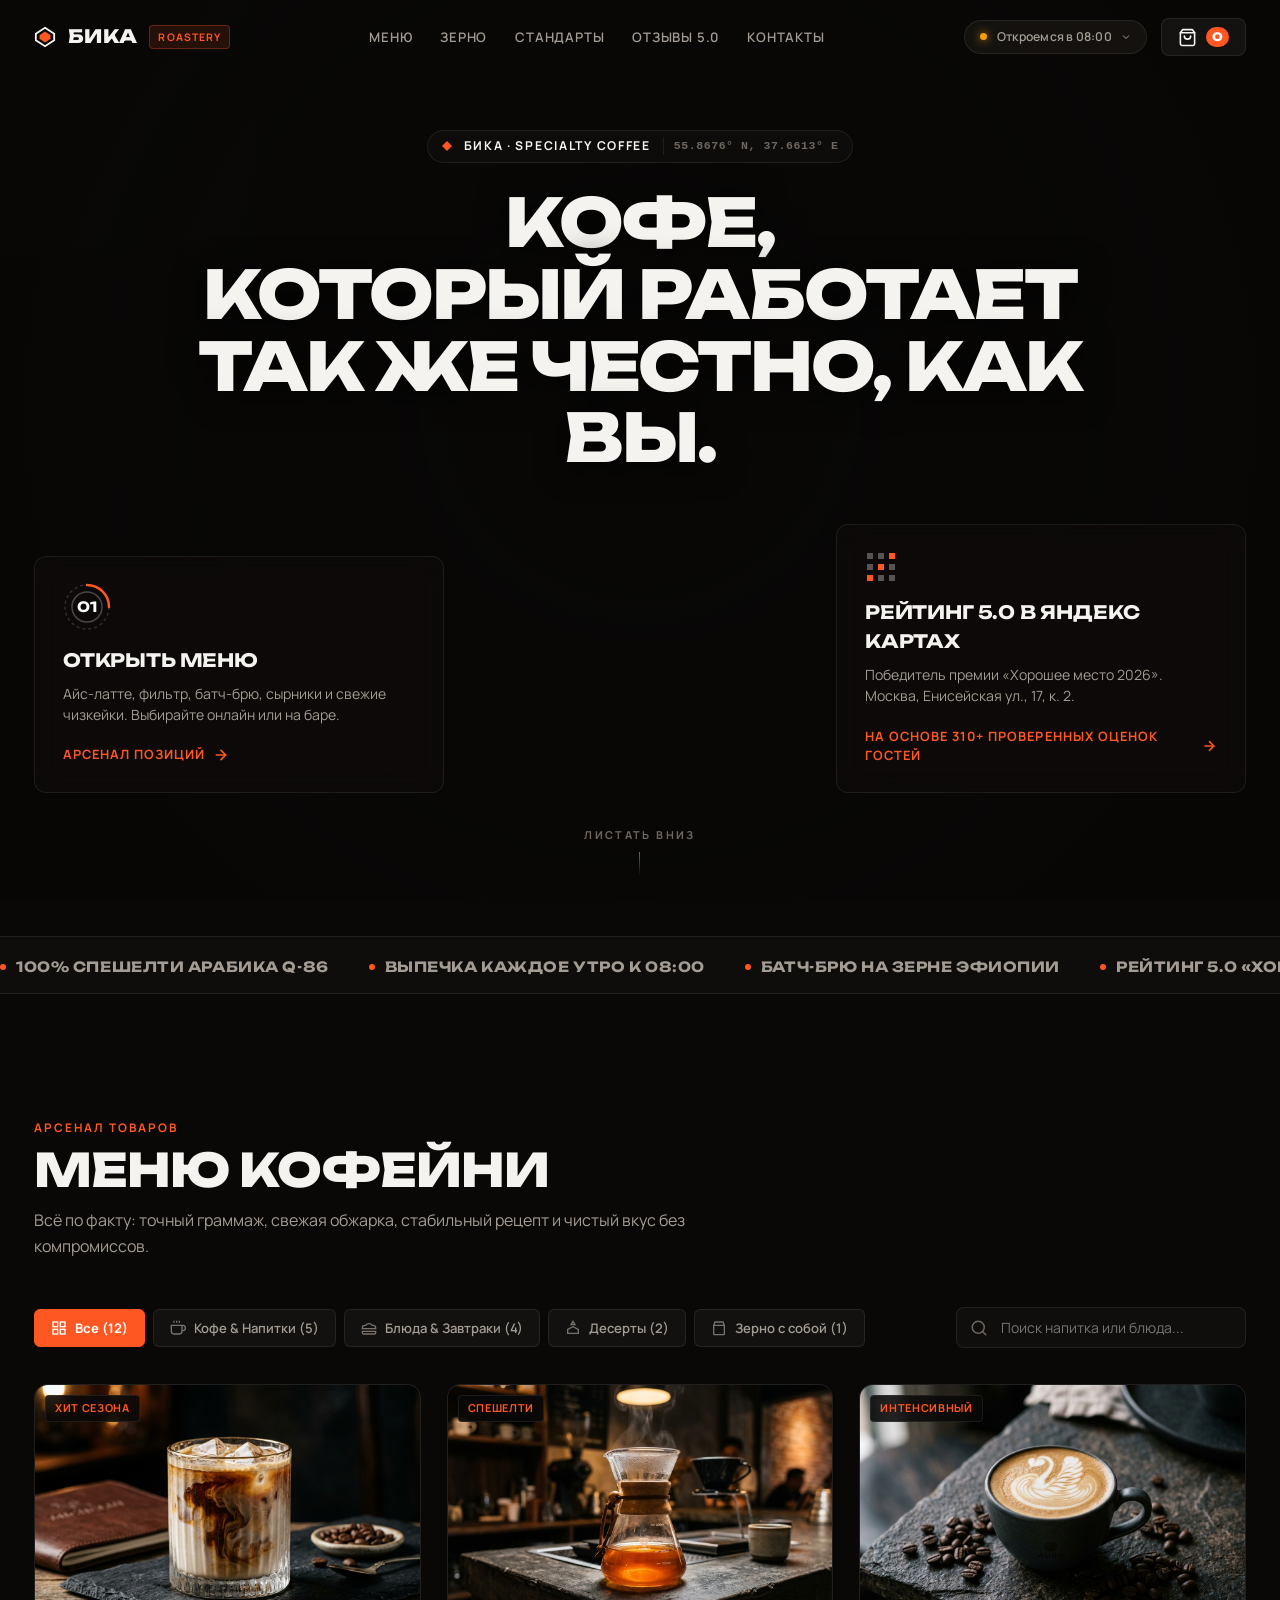
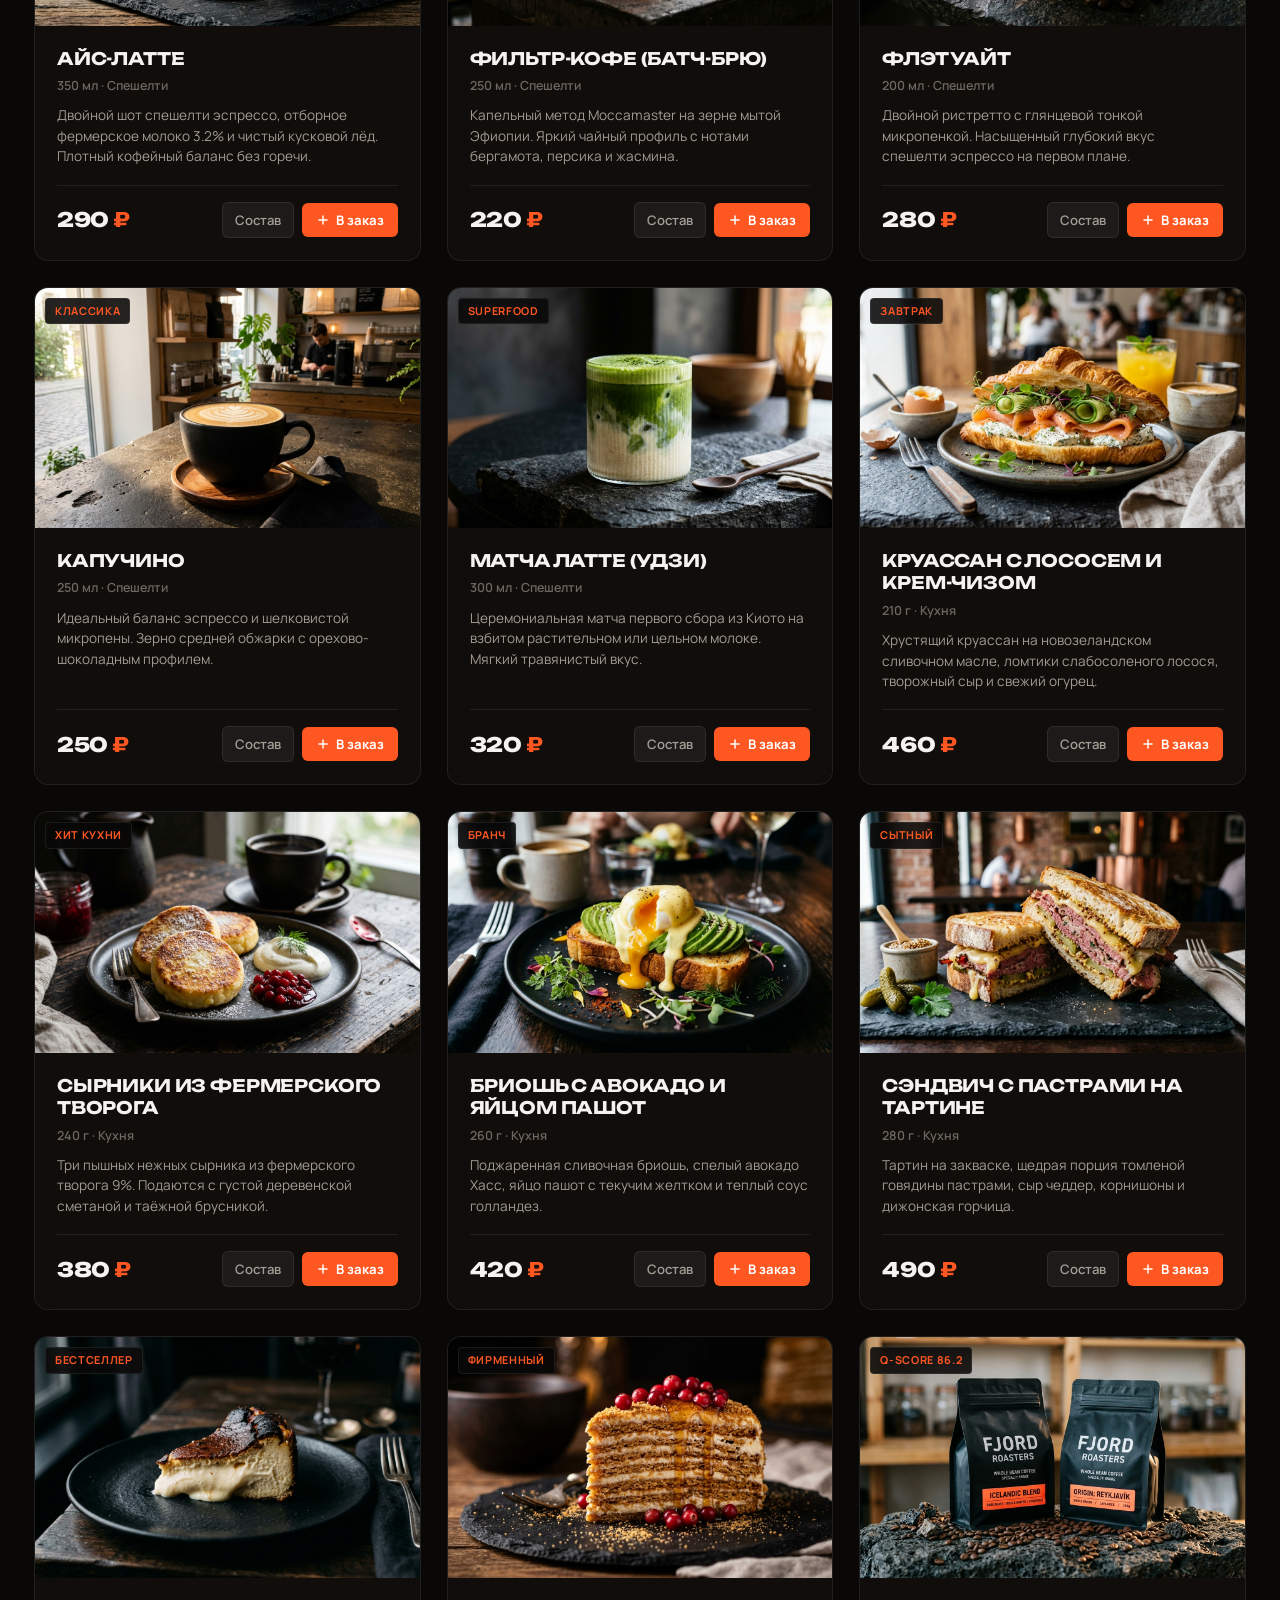
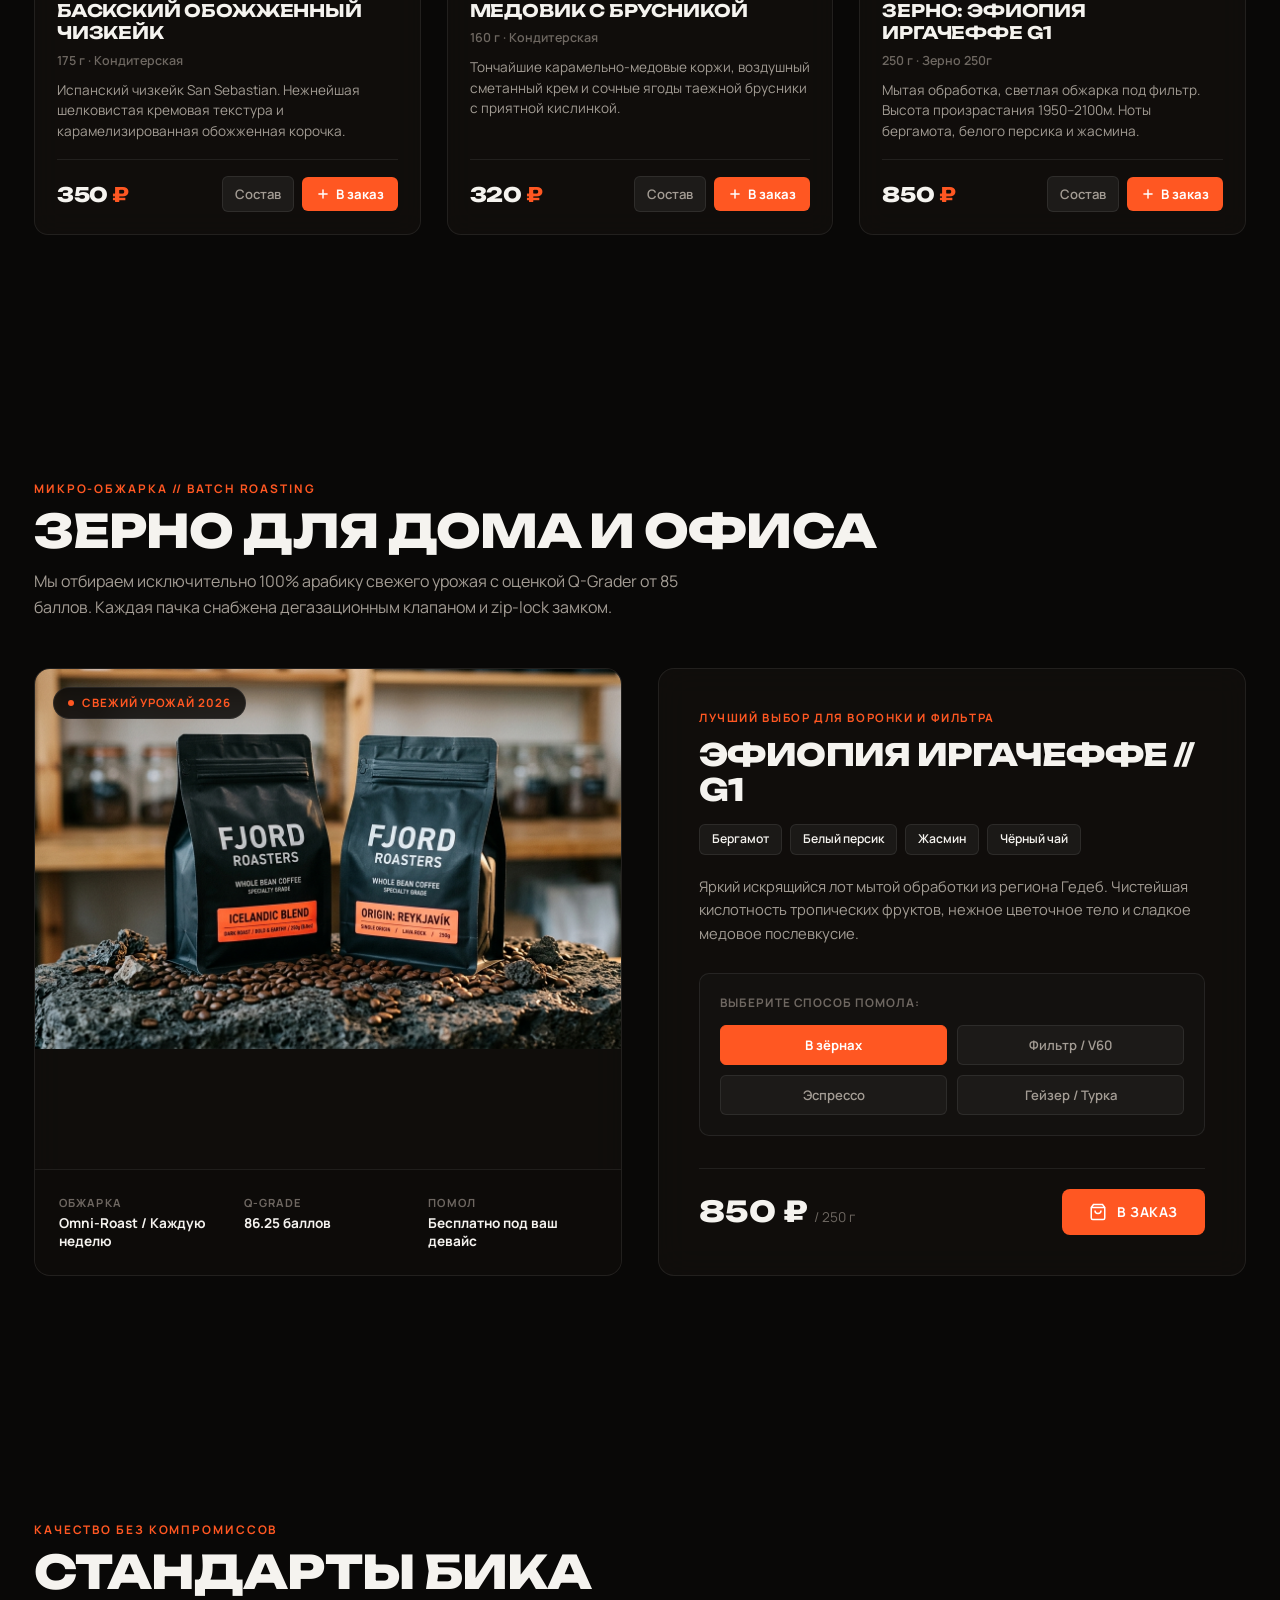
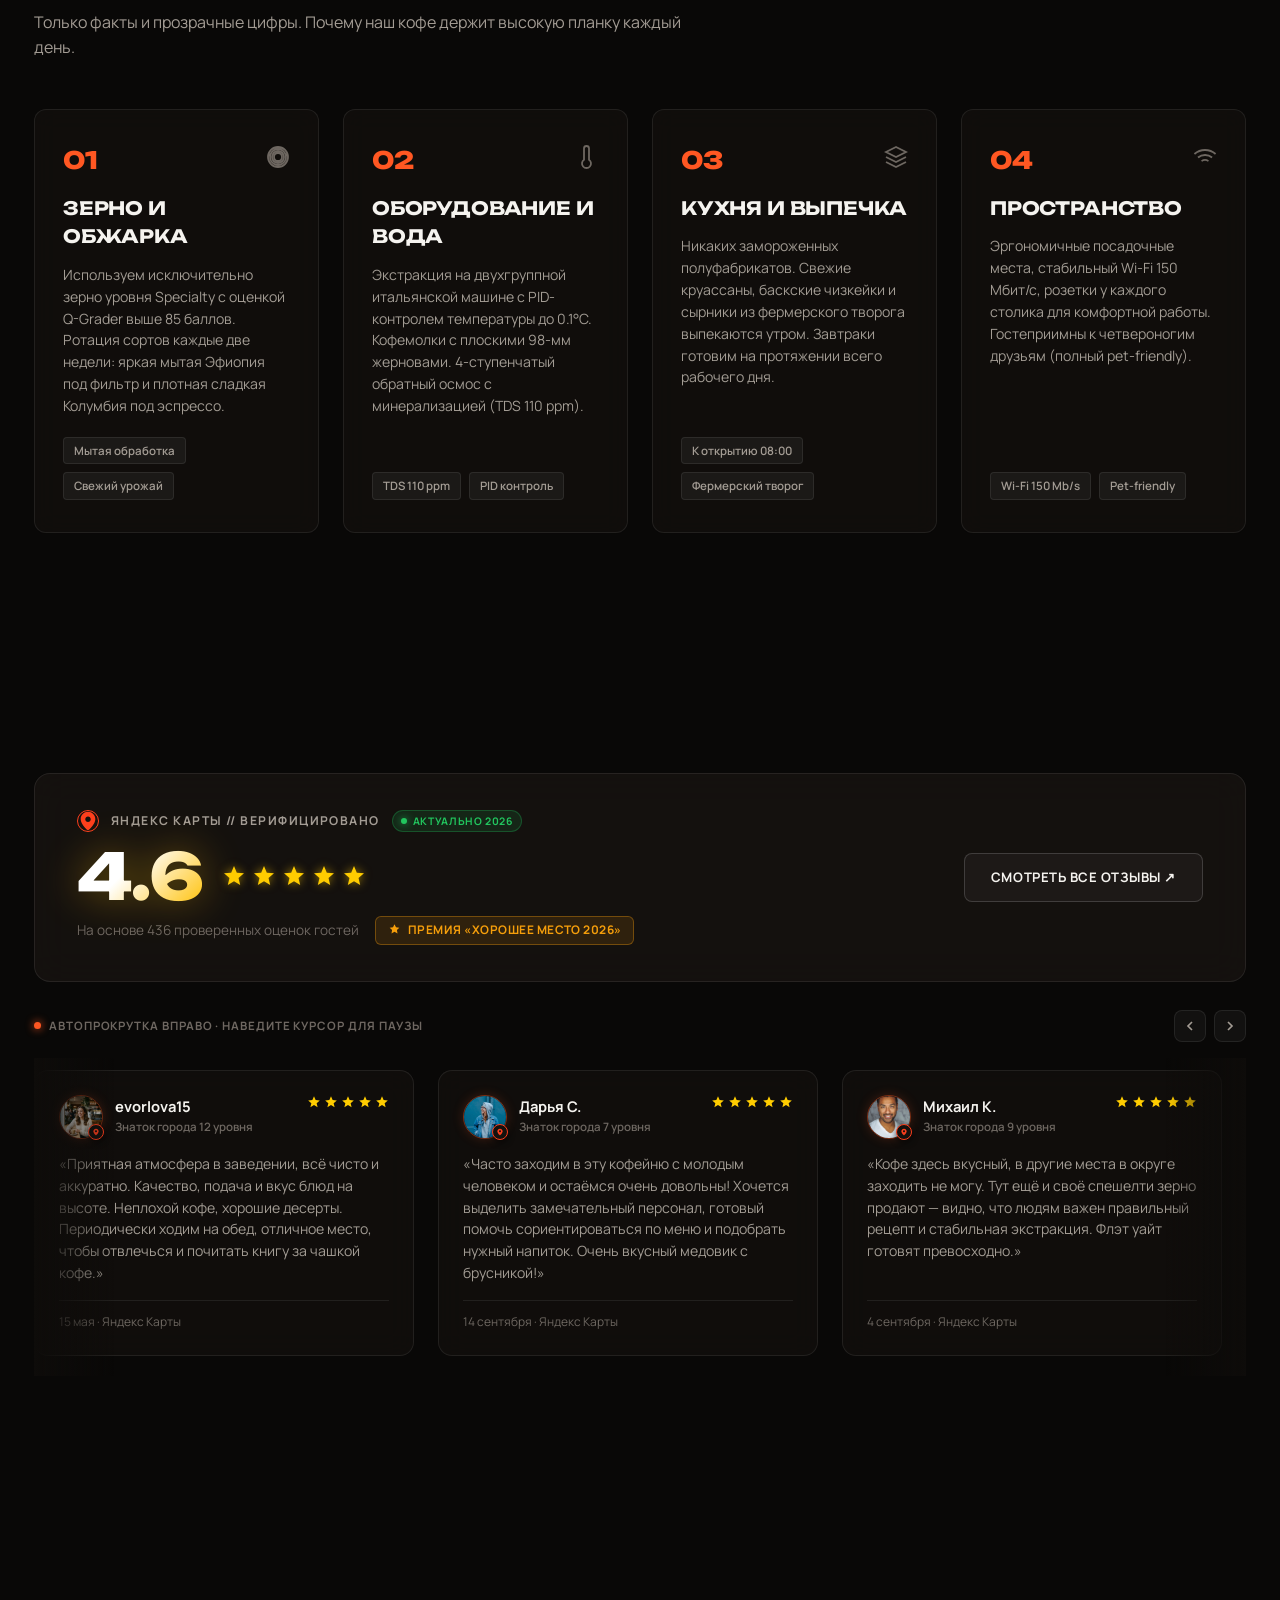
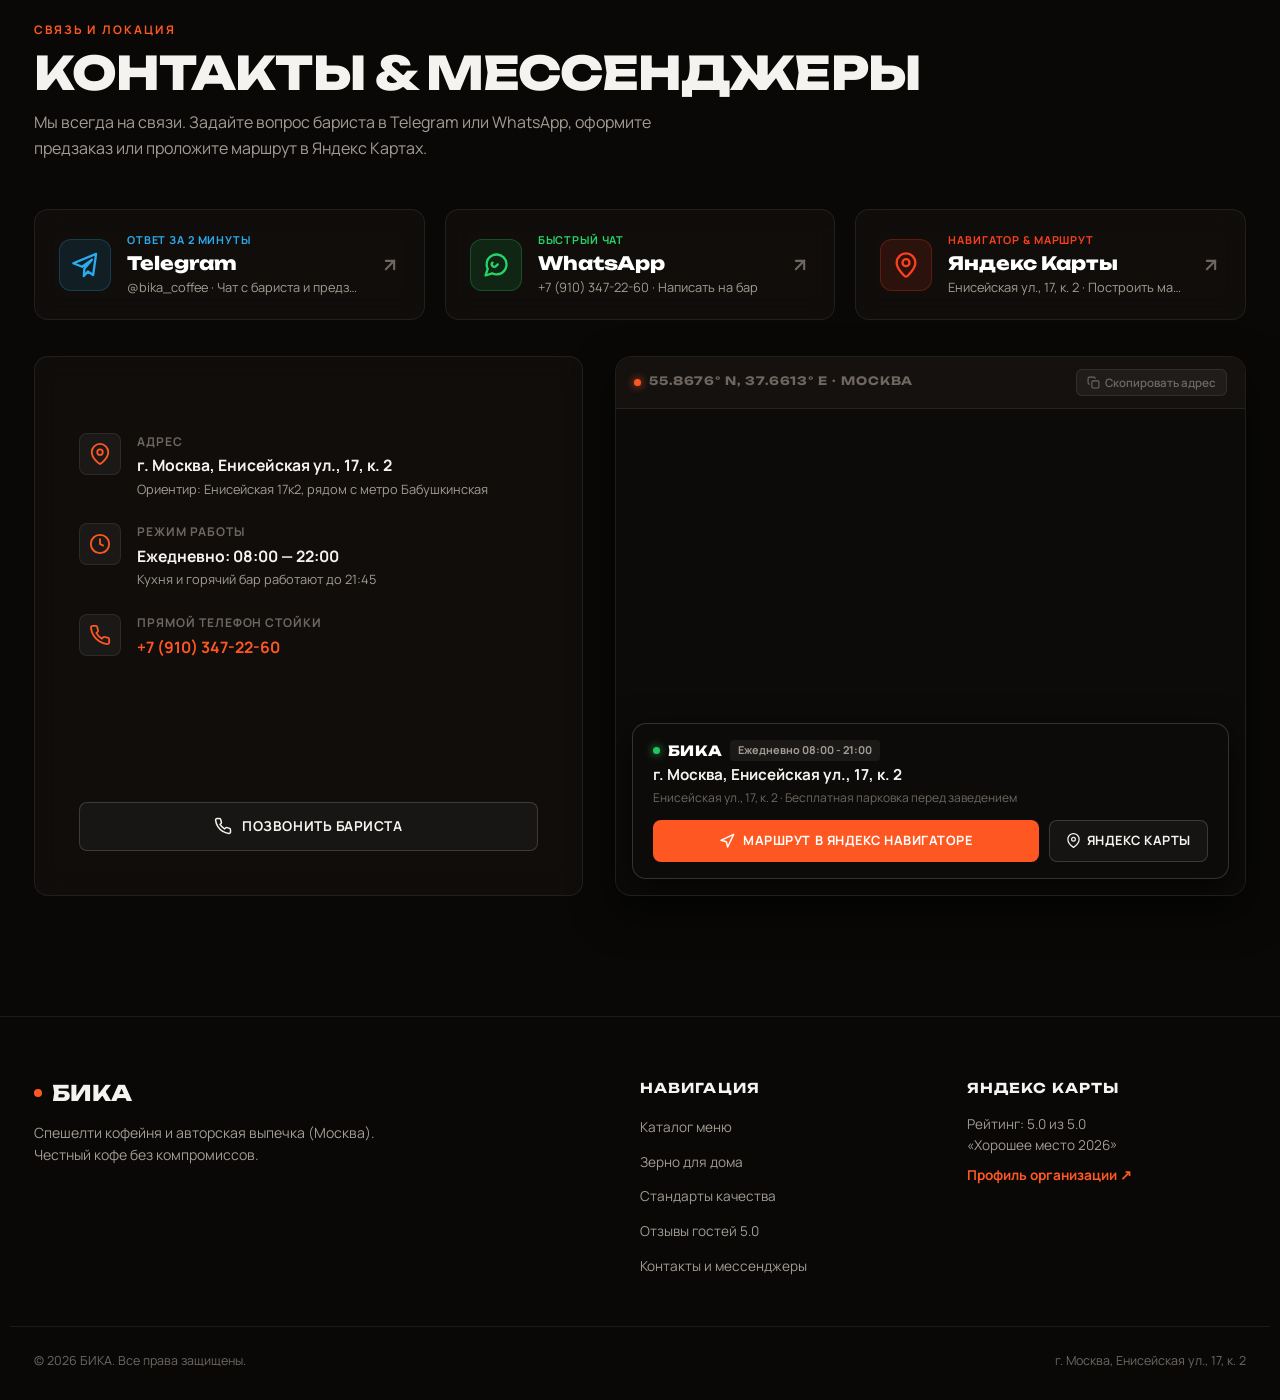
<file: clients/3_bika_coffee/index.html>
<!DOCTYPE html>
<html lang="ru">
<head>
  <meta charset="UTF-8">
  <meta name="viewport" content="width=device-width, initial-scale=1.0, maximum-scale=5.0">
  <title>БИКА — Кофейня и свежая выпечка | Москва, Енисейская ул., 17, к. 2</title>
  <meta name="description" content="Кофейня БИКА (Москва): 100% арабика, свежая обжарка, авторские напитки, завтраки и десерты. Рейтинг 5.0 на Яндекс Картах.">
  
  <!-- Modern Editorial & Avant-Garde Fonts: Unbounded + Manrope -->
  <link rel="preconnect" href="https://fonts.googleapis.com">
  <link rel="preconnect" href="https://fonts.gstatic.com" crossorigin>
  <link href="https://fonts.googleapis.com/css2?family=Manrope:wght@400;500;600;700;800&family=Unbounded:wght@400;500;600;700;800;900&display=swap" rel="stylesheet">
  
  <link rel="stylesheet" href="styles.css">
</head>
<body>

  <!-- Video Background with Dynamic Hardware-Accelerated Scroll Blur & Parallax -->
  <div class="video-background-container" id="videoBgContainer" aria-hidden="true">
    <video class="bg-video" id="bgVideo" autoplay muted loop playsinline preload="auto">
      <source src="gemini_generated_video_e50f7306.mp4" type="video/mp4">
    </video>
    <!-- Vignette Tint -->
    <div class="video-overlay" id="videoOverlay"></div>
    <!-- Dynamic Blur Backdrop Filter Layer -->
    <div class="video-blur-layer" id="videoBlurLayer"></div>
  </div>

  <!-- Header / Navigation Bar with Hover Schedule Popup -->
  <header class="header" id="header">
    <div class="header-inner container">
      <!-- Luxury Brand Logo: БИКА -->
      <a href="#hero" class="brand-logo" aria-label="БИКА главная">
        <span class="logo-symbol">
          <svg width="22" height="22" viewBox="0 0 24 24" fill="none">
            <polygon points="12,2 22,8.5 22,15.5 12,22 2,15.5 2,8.5" stroke="currentColor" stroke-width="2"/>
            <polygon points="12,6 18,10 18,14 12,18 6,14 6,10" fill="var(--accent-orange)"/>
          </svg>
        </span>
        <span class="logo-text">БИКА</span>
        <span class="logo-badge">ROASTERY</span>
      </a>

      <!-- Desktop Nav Menu -->
      <nav class="nav-menu" id="navMenu">
        <a href="#menu" class="nav-link">Меню</a>
        <a href="#beans" class="nav-link">Зерно</a>
        <a href="#facts" class="nav-link">Стандарты</a>
        <a href="#reviews" class="nav-link">Отзывы 5.0</a>
        <a href="#contacts" class="nav-link">Контакты</a>
      </nav>

      <!-- Status (with Hover Dropdown for schedule) & Cart Trigger -->
      <div class="header-actions">
        
        <!-- Live Status Trigger with Hover Schedule Popover -->
        <div class="schedule-trigger-wrapper" id="scheduleTriggerWrapper">
          <div class="live-status-badge" id="liveStatusBadge">
            <span class="status-indicator-ring">
              <span class="status-dot"></span>
            </span>
            <span class="status-text">08:00 - 21:00</span>
            <svg class="chevron-micro" width="12" height="12" viewBox="0 0 24 24" fill="none" stroke="currentColor" stroke-width="2">
              <polyline points="6 9 12 15 18 9"></polyline>
            </svg>
          </div>

          <!-- Schedule Dropdown Card (Появляется при наведении) -->
          <div class="schedule-dropdown" id="scheduleDropdown">
            <div class="schedule-dropdown-header">
              <div class="dropdown-title">РЕЖИМ РАБОТЫ</div>
              <div class="dropdown-live-status">
                <span class="status-dot-mini"></span>
                <span>Сейчас открыто</span>
              </div>
            </div>
            <div class="schedule-table">
              <div class="schedule-row">
                <span class="schedule-days">Понедельник — Пятница</span>
                <span class="schedule-hours">08:00 — 22:00</span>
              </div>
              <div class="schedule-row">
                <span class="schedule-days">Суббота — Воскресенье</span>
                <span class="schedule-hours">08:00 — 22:00</span>
              </div>
              <div class="schedule-row sub-row">
                <span class="schedule-days">Кухня и горячий бар</span>
                <span class="schedule-hours">до 21:45</span>
              </div>
            </div>
            <div class="schedule-dropdown-footer">
              <svg width="14" height="14" viewBox="0 0 24 24" fill="none" stroke="currentColor" stroke-width="2">
                <path d="M21 10c0 7-9 13-9 13s-9-6-9-13a9 9 0 0118 0z"/>
                <circle cx="12" cy="10" r="3"/>
              </svg>
              <span>г. Москва, Енисейская ул., 17, к. 2</span>
            </div>
          </div>
        </div>

        <!-- Cart Button -->
        <button class="cart-trigger-btn" id="openCartBtn" aria-label="Открыть корзину">
          <svg class="cart-icon" width="19" height="19" viewBox="0 0 24 24" fill="none" stroke="currentColor" stroke-width="2" stroke-linecap="round" stroke-linejoin="round">
            <path d="M6 2L3 6v14a2 2 0 002 2h14a2 2 0 002-2V6l-3-4z"/>
            <line x1="3" y1="6" x2="21" y2="6"/>
            <path d="M16 10a4 4 0 01-8 0"/>
          </svg>
          <span class="cart-count" id="cartCount">0</span>
        </button>

        <!-- Burger Toggle for Mobile -->
        <button class="burger-btn" id="burgerBtn" aria-label="Меню навигации">
          <span class="burger-line"></span>
          <span class="burger-line"></span>
        </button>
      </div>
    </div>
  </header>

  <main>
    <!-- HERO SECTION (Строго по референсу) -->
    <section class="hero-section" id="hero">
      <div class="container hero-container">
        
        <!-- Eyebrow label -->
        <div class="hero-top-eyebrow">
          <span class="eyebrow-accent">
            <svg width="10" height="10" viewBox="0 0 10 10" fill="none">
              <polygon points="5,0 10,5 5,10 0,5" fill="var(--accent-orange)"/>
            </svg>
          </span>
          <span class="eyebrow-text">БИКА · SPECIALTY COFFEE</span>
          <span class="eyebrow-coords">55.8676° N, 37.6613° E</span>
        </div>

        <!-- Main Giant Monolithic Headline -->
        <div class="hero-title-wrapper">
          <h1 class="hero-title">
            КОФЕ,<br>
            КОТОРЫЙ РАБОТАЕТ<br>
            ТАК ЖЕ ЧЕСТНО, КАК ВЫ.
          </h1>
        </div>

        <!-- Lower Interactive Blocks (As in reference screenshot: left & right) -->
        <div class="hero-bottom-grid">
          
          <!-- Left Element (Reference left card) -->
          <a href="#menu" class="hero-card hero-card-left" id="heroMenuShortcut">
            <div class="hero-card-marker">
              <div class="radar-circle">
                <svg class="radar-svg" viewBox="0 0 48 48" fill="none">
                  <circle cx="24" cy="24" r="22" stroke="rgba(255,255,255,0.15)" stroke-width="1.5" stroke-dasharray="3 3"/>
                  <circle cx="24" cy="24" r="15" stroke="rgba(255,255,255,0.25)" stroke-width="1.5"/>
                  <path d="M24 2 A 22 22 0 0 1 46 24" stroke="var(--accent-orange)" stroke-width="2.5" stroke-linecap="round"/>
                </svg>
                <span class="radar-num">01</span>
              </div>
            </div>
            <div class="hero-card-content">
              <h2 class="hero-card-title">ОТКРЫТЬ МЕНЮ</h2>
              <p class="hero-card-desc">
                Айс-латте, фильтр, батч-брю, сырники и свежие чизкейки. Выбирайте онлайн или на баре.
              </p>
              <div class="hero-card-action">
                <span>Арсенал позиций</span>
                <svg class="arrow-icon" width="16" height="16" viewBox="0 0 24 24" fill="none" stroke="currentColor" stroke-width="2.5" stroke-linecap="round" stroke-linejoin="round">
                  <line x1="5" y1="12" x2="19" y2="12"></line>
                  <polyline points="12 5 19 12 12 19"></polyline>
                </svg>
              </div>
            </div>
          </a>

          <!-- Right Element (Reference right card) -->
          <a href="#reviews" class="hero-card hero-card-right" id="heroLocationShortcut">
            <div class="hero-card-marker">
              <div class="matrix-badge">
                <svg width="32" height="32" viewBox="0 0 32 32" fill="none">
                  <rect x="2" y="2" width="6" height="6" fill="rgba(255,255,255,0.3)"/>
                  <rect x="13" y="2" width="6" height="6" fill="rgba(255,255,255,0.3)"/>
                  <rect x="24" y="2" width="6" height="6" fill="var(--accent-orange)"/>
                  <rect x="2" y="13" width="6" height="6" fill="rgba(255,255,255,0.3)"/>
                  <rect x="13" y="13" width="6" height="6" fill="var(--accent-orange)"/>
                  <rect x="24" y="13" width="6" height="6" fill="rgba(255,255,255,0.3)"/>
                  <rect x="2" y="24" width="6" height="6" fill="var(--accent-orange)"/>
                  <rect x="13" y="24" width="6" height="6" fill="rgba(255,255,255,0.3)"/>
                  <rect x="24" y="24" width="6" height="6" fill="rgba(255,255,255,0.3)"/>
                </svg>
              </div>
            </div>
            <div class="hero-card-content">
              <h2 class="hero-card-title">РЕЙТИНГ 5.0 В ЯНДЕКС КАРТАХ</h2>
              <p class="hero-card-desc">
                Победитель премии «Хорошее место 2026». Москва, Енисейская ул., 17, к. 2.
              </p>
              <div class="hero-card-action">
                <span>На основе 310+ проверенных оценок гостей</span>
                <svg class="arrow-icon" width="16" height="16" viewBox="0 0 24 24" fill="none" stroke="currentColor" stroke-width="2.5" stroke-linecap="round" stroke-linejoin="round">
                  <line x1="5" y1="12" x2="19" y2="12"></line>
                  <polyline points="12 5 19 12 12 19"></polyline>
                </svg>
              </div>
            </div>
          </a>

        </div>

        <!-- Scroll down indicator -->
        <div class="hero-scroll-cue">
          <span class="scroll-cue-text">ЛИСТАТЬ ВНИЗ</span>
          <div class="scroll-cue-line"></div>
        </div>

      </div>
    </section>

    <!-- Ticker Strip -->
    <section class="ticker-strip" aria-hidden="true">
      <div class="ticker-track">
        <div class="ticker-item"><span class="ticker-dot"></span> 100% СПЕШЕЛТИ АРАБИКА Q-86</div>
        <div class="ticker-item"><span class="ticker-dot"></span> ВЫПЕЧКА КАЖДОЕ УТРО К 08:00</div>
        <div class="ticker-item"><span class="ticker-dot"></span> БАТЧ-БРЮ НА ЗЕРНЕ ЭФИОПИИ</div>
        <div class="ticker-item"><span class="ticker-dot"></span> РЕЙТИНГ 5.0 «ХОРОШЕЕ МЕСТО 2026»</div>
        <div class="ticker-item"><span class="ticker-dot"></span> РОЗЕТКИ У КАЖДОГО СТОЛИКА</div>
        <div class="ticker-item"><span class="ticker-dot"></span> ЗАВТРАКИ ВЕСЬ ДЕНЬ</div>
        <div class="ticker-item"><span class="ticker-dot"></span> PET-FRIENDLY SPACE</div>
        <div class="ticker-item"><span class="ticker-dot"></span> 100% СПЕШЕЛТИ АРАБИКА Q-86</div>
        <div class="ticker-item"><span class="ticker-dot"></span> ВЫПЕЧКА КАЖДОЕ УТРО К 08:00</div>
        <div class="ticker-item"><span class="ticker-dot"></span> БАТЧ-БРЮ НА ЗЕРНЕ ЭФИОПИИ</div>
        <div class="ticker-item"><span class="ticker-dot"></span> РЕЙТИНГ 5.0 «ХОРОШЕЕ МЕСТО 2026»</div>
        <div class="ticker-item"><span class="ticker-dot"></span> РОЗЕТКИ У КАЖДОГО СТОЛИКА</div>
        <div class="ticker-item"><span class="ticker-dot"></span> ЗАВТРАКИ ВЕСЬ ДЕНЬ</div>
        <div class="ticker-item"><span class="ticker-dot"></span> PET-FRIENDLY SPACE</div>
      </div>
    </section>

    <!-- MENU / CATALOG SECTION -->
    <section class="menu-section section-padding" id="menu">
      <div class="container">
        
        <div class="section-header">
          <div class="section-label">АРСЕНАЛ ТОВАРОВ</div>
          <h2 class="section-title">МЕНЮ КОФЕЙНИ</h2>
          <p class="section-subtitle">
            Всё по факту: точный граммаж, свежая обжарка, стабильный рецепт и чистый вкус без компромиссов.
          </p>
        </div>

        <!-- Controls: Category Filters & Live Search -->
        <div class="catalog-controls">
          <div class="category-tabs" id="categoryTabs">
            <button class="cat-btn active" data-category="all">
              <svg class="cat-icon" width="16" height="16" viewBox="0 0 24 24" fill="none" stroke="currentColor" stroke-width="2">
                <rect x="3" y="3" width="7" height="7"/>
                <rect x="14" y="3" width="7" height="7"/>
                <rect x="14" y="14" width="7" height="7"/>
                <rect x="3" y="14" width="7" height="7"/>
              </svg>
              <span>Все (12)</span>
            </button>
            <button class="cat-btn" data-category="coffee">
              <svg class="cat-icon" width="16" height="16" viewBox="0 0 24 24" fill="none" stroke="currentColor" stroke-width="2">
                <path d="M18 8h1a4 4 0 010 8h-1M2 8h16v9a4 4 0 01-4 4H6a4 4 0 01-4-4V8zM6 1v3M10 1v3M14 1v3"/>
              </svg>
              <span>Кофе & Напитки (5)</span>
            </button>
            <button class="cat-btn" data-category="food">
              <svg class="cat-icon" width="16" height="16" viewBox="0 0 24 24" fill="none" stroke="currentColor" stroke-width="2">
                <path d="M18 8h-1a6 6 0 00-10 0H6a4 4 0 00-4 4v1h20v-1a4 4 0 00-4-4zM2 17h20v2a2 2 0 01-2 2H4a2 2 0 01-2-2v-2z"/>
              </svg>
              <span>Блюда & Завтраки (4)</span>
            </button>
            <button class="cat-btn" data-category="desserts">
              <svg class="cat-icon" width="16" height="16" viewBox="0 0 24 24" fill="none" stroke="currentColor" stroke-width="2">
                <path d="M12 2l3 5h-6l3-5zM4 14l8-4 8 4v6H4v-6z"/>
              </svg>
              <span>Десерты (2)</span>
            </button>
            <button class="cat-btn" data-category="beans">
              <svg class="cat-icon" width="16" height="16" viewBox="0 0 24 24" fill="none" stroke="currentColor" stroke-width="2">
                <path d="M6 3h12l2 5v13a1 1 0 01-1 1H5a1 1 0 01-1-1V8l2-5zM4 8h16"/>
              </svg>
              <span>Зерно с собой (1)</span>
            </button>
          </div>

          <div class="search-box">
            <svg class="search-icon" width="18" height="18" viewBox="0 0 24 24" fill="none" stroke="currentColor" stroke-width="2" stroke-linecap="round" stroke-linejoin="round">
              <circle cx="11" cy="11" r="8"/>
              <line x1="21" y1="21" x2="16.65" y2="16.65"/>
            </svg>
            <input type="text" id="catalogSearch" placeholder="Поиск напитка или блюда..." aria-label="Поиск по меню">
            <button class="clear-search-btn" id="clearSearchBtn" aria-label="Очистить поиск" style="display:none;">
              <svg width="14" height="14" viewBox="0 0 24 24" fill="none" stroke="currentColor" stroke-width="2.5" stroke-linecap="round">
                <line x1="18" y1="6" x2="6" y2="18"></line>
                <line x1="6" y1="6" x2="18" y2="18"></line>
              </svg>
            </button>
          </div>
        </div>

        <!-- Catalog Grid -->
        <div class="catalog-grid" id="catalogGrid">
          <!-- Dynamically populated via script.js -->
        </div>

      </div>
    </section>

    <!-- BEANS SHOWCASE (ЗЕРНО ДЛЯ ДОМА И ОФИСА) -->
    <section class="beans-showcase-section section-padding" id="beans">
      <div class="container">
        <div class="section-header">
          <div class="section-label">МИКРО-ОБЖАРКА // BATCH ROASTING</div>
          <h2 class="section-title">ЗЕРНО ДЛЯ ДОМА И ОФИСА</h2>
          <p class="section-subtitle">
            Мы отбираем исключительно 100% арабику свежего урожая с оценкой Q-Grader от 85 баллов. Каждая пачка снабжена дегазационным клапаном и zip-lock замком.
          </p>
        </div>

        <div class="beans-editorial-grid">
          
          <!-- Large Visual Card -->
          <div class="beans-media-card">
            <div class="beans-image-wrap">
              <img src="assets/images/specialty_bean_bags.jpg" alt="Пачки спешелти кофе БИКА" loading="lazy">
              <div class="beans-float-badge">
                <span class="badge-dot"></span>
                <span>СВЕЖИЙ УРОЖАЙ 2026</span>
              </div>
            </div>
            <div class="beans-profile-row">
              <div class="profile-item">
                <div class="profile-label">ОБЖАРКА</div>
                <div class="profile-val">Omni-Roast / Каждую неделю</div>
              </div>
              <div class="profile-item">
                <div class="profile-label">Q-GRADE</div>
                <div class="profile-val">86.25 баллов</div>
              </div>
              <div class="profile-item">
                <div class="profile-label">ПОМОЛ</div>
                <div class="profile-val">Бесплатно под ваш девайс</div>
              </div>
            </div>
          </div>

          <!-- Interactive Bean Selection Card -->
          <div class="beans-config-card">
            <div class="beans-card-tag">ЛУЧШИЙ ВЫБОР ДЛЯ ВОРОНКИ И ФИЛЬТРА</div>
            <h3 class="beans-card-title">ЭФИОПИЯ ИРГАЧЕФФЕ // G1</h3>
            <div class="beans-descriptors">
              <span class="desc-pill">Бергамот</span>
              <span class="desc-pill">Белый персик</span>
              <span class="desc-pill">Жасмин</span>
              <span class="desc-pill">Чёрный чай</span>
            </div>

            <p class="beans-description">
              Яркий искрящийся лот мытой обработки из региона Гедеб. Чистейшая кислотность тропических фруктов, нежное цветочное тело и сладкое медовое послевкусие.
            </p>

            <!-- Grind Selector Tool -->
            <div class="grind-selector-box">
              <div class="selector-title">ВЫБЕРИТЕ СПОСОБ ПОМОЛА:</div>
              <div class="grind-options-grid" id="grindOptionsGrid">
                <button class="grind-pill active" data-grind="В зёрнах">В зёрнах</button>
                <button class="grind-pill" data-grind="Фильтр / V60">Фильтр / V60</button>
                <button class="grind-pill" data-grind="Эспрессо">Эспрессо</button>
                <button class="grind-pill" data-grind="Гейзер / Турка">Гейзер / Турка</button>
              </div>
            </div>

            <!-- Price & Order Bar -->
            <div class="beans-order-bar">
              <div class="beans-price-box">
                <span class="beans-price-value">850&nbsp;₽</span>
                <span class="beans-price-meta">/ 250 г</span>
              </div>
              <button class="btn btn-primary" id="addBeansToCartBtn">
                <svg width="18" height="18" viewBox="0 0 24 24" fill="none" stroke="currentColor" stroke-width="2">
                  <path d="M6 2L3 6v14a2 2 0 002 2h14a2 2 0 002-2V6l-3-4z"/>
                  <line x1="3" y1="6" x2="21" y2="6"/>
                  <path d="M16 10a4 4 0 01-8 0"/>
                </svg>
                <span>В заказ</span>
              </button>
            </div>
          </div>

        </div>
      </div>
    </section>

    <!-- FACTS & STANDARDS (БЕЗ ВОДЫ) -->
    <section class="standards-section section-padding" id="facts">
      <div class="container">
        
        <div class="section-header">
          <div class="section-label">КАЧЕСТВО БЕЗ КОМПРОМИССОВ</div>
          <h2 class="section-title">СТАНДАРТЫ БИКА</h2>
          <p class="section-subtitle">
            Только факты и прозрачные цифры. Почему наш кофе держит высокую планку каждый день.
          </p>
        </div>

        <div class="standards-grid">
          
          <div class="standard-card">
            <div class="standard-header-row">
              <div class="standard-num">01</div>
              <div class="standard-icon">
                <svg width="24" height="24" viewBox="0 0 24 24" fill="none" stroke="currentColor" stroke-width="1.8">
                  <path d="M12 2C6.48 2 2 6.48 2 12s4.48 10 10 10 10-4.48 10-10S17.52 2 12 2zm0 18c-4.41 0-8-3.59-8-8s3.59-8 8-8 8 3.59 8 8-3.59 8-8 8z"/>
                  <path d="M12 6c-3.31 0-6 2.69-6 6s2.69 6 6 6 6-2.69 6-6-2.69-6-6-6zm0 10c-2.21 0-4-1.79-4-4s1.79-4 4-4 4 1.79 4 4-1.79 4-4 4z"/>
                </svg>
              </div>
            </div>
            <h3 class="standard-title">ЗЕРНО И ОБЖАРКА</h3>
            <p class="standard-text">
              Используем исключительно зерно уровня Specialty с оценкой Q-Grader выше 85 баллов. Ротация сортов каждые две недели: яркая мытая Эфиопия под фильтр и плотная сладкая Колумбия под эспрессо.
            </p>
            <div class="standard-tags">
              <span>Мытая обработка</span>
              <span>Свежий урожай</span>
            </div>
          </div>

          <div class="standard-card">
            <div class="standard-header-row">
              <div class="standard-num">02</div>
              <div class="standard-icon">
                <svg width="24" height="24" viewBox="0 0 24 24" fill="none" stroke="currentColor" stroke-width="1.8">
                  <path d="M14 14.76V3.5a2.5 2.5 0 0 0-5 0v11.26a4.5 4.5 0 1 0 5 0z"/>
                </svg>
              </div>
            </div>
            <h3 class="standard-title">ОБОРУДОВАНИЕ И ВОДА</h3>
            <p class="standard-text">
              Экстракция на двухгруппной итальянской машине с PID-контролем температуры до 0.1°C. Кофемолки с плоскими 98-мм жерновами. 4-ступенчатый обратный осмос с минерализацией (TDS 110 ppm).
            </p>
            <div class="standard-tags">
              <span>TDS 110 ppm</span>
              <span>PID контроль</span>
            </div>
          </div>

          <div class="standard-card">
            <div class="standard-header-row">
              <div class="standard-num">03</div>
              <div class="standard-icon">
                <svg width="24" height="24" viewBox="0 0 24 24" fill="none" stroke="currentColor" stroke-width="1.8">
                  <path d="M12 2L2 7l10 5 10-5-10-5zM2 17l10 5 10-5M2 12l10 5 10-5"/>
                </svg>
              </div>
            </div>
            <h3 class="standard-title">КУХНЯ И ВЫПЕЧКА</h3>
            <p class="standard-text">
              Никаких замороженных полуфабрикатов. Свежие круассаны, баскские чизкейки и сырники из фермерского творога выпекаются утром. Завтраки готовим на протяжении всего рабочего дня.
            </p>
            <div class="standard-tags">
              <span>К открытию 08:00</span>
              <span>Фермерский творог</span>
            </div>
          </div>

          <div class="standard-card">
            <div class="standard-header-row">
              <div class="standard-num">04</div>
              <div class="standard-icon">
                <svg width="24" height="24" viewBox="0 0 24 24" fill="none" stroke="currentColor" stroke-width="1.8">
                  <path d="M5 12.55a11 11 0 0 1 14.08 0M1.42 9a16 16 0 0 1 21.16 0M8.53 16.11a6 6 0 0 1 6.95 0M12 20h.01"/>
                </svg>
              </div>
            </div>
            <h3 class="standard-title">ПРОСТРАНСТВО</h3>
            <p class="standard-text">
              Эргономичные посадочные места, стабильный Wi-Fi 150 Мбит/с, розетки у каждого столика для комфортной работы. Гостеприимны к четвероногим друзьям (полный pet-friendly).
            </p>
            <div class="standard-tags">
              <span>Wi-Fi 150 Mb/s</span>
              <span>Pet-friendly</span>
            </div>
          </div>

        </div>

      </div>
    </section>

    <!-- REVIEWS SECTION (УЛЬТРА-МИНИМАЛИСТИЧНЫЙ ЯНДЕКС 5.0) -->
    <section class="reviews-section section-padding" id="reviews">
      <div class="container">
        
        <div class="yandex-minimal-banner" id="yandexBanner">
          <div class="yandex-stat-col">
            <div class="yandex-brand-row">
              <div class="yandex-icon-wrap">
                <svg width="22" height="22" viewBox="0 0 24 24" fill="none">
                  <path d="M12 2C7.58 2 4 5.58 4 10c0 5.25 7 12 8 12s8-6.75 8-12c0-4.42-3.58-8-8-8zm0 11c-1.66 0-3-1.34-3-3s1.34-3 3-3 3 1.34 3 3-1.34 3-3 3z" fill="#FC3F1D"/>
                </svg>
                <span class="yandex-radar-wave"></span>
              </div>
              <span class="yandex-brand-name">ЯНДЕКС КАРТЫ // ВЕРИФИЦИРОВАНО</span>
              <div class="live-status-pill-mini">
                <span class="beacon-pulse-glow"></span>
                <span>АКТУАЛЬНО 2026</span>
              </div>
            </div>

            <div class="score-row-minimal">
              <div class="rating-counter-box">
                <span class="rating-num-big" id="ratingCounter" data-target="5.0">5.0</span>
              </div>
              <div class="rating-stars-clean" id="ratingStars">
                <svg class="star-svg" style="--i:1" width="24" height="24" viewBox="0 0 24 24" fill="#fc0"><path d="M12 17.27L18.18 21l-1.64-7.03L22 9.24l-7.19-.61L12 2 9.19 8.63 2 9.24l5.46 4.73L5.82 21z"/></svg>
                <svg class="star-svg" style="--i:2" width="24" height="24" viewBox="0 0 24 24" fill="#fc0"><path d="M12 17.27L18.18 21l-1.64-7.03L22 9.24l-7.19-.61L12 2 9.19 8.63 2 9.24l5.46 4.73L5.82 21z"/></svg>
                <svg class="star-svg" style="--i:3" width="24" height="24" viewBox="0 0 24 24" fill="#fc0"><path d="M12 17.27L18.18 21l-1.64-7.03L22 9.24l-7.19-.61L12 2 9.19 8.63 2 9.24l5.46 4.73L5.82 21z"/></svg>
                <svg class="star-svg" style="--i:4" width="24" height="24" viewBox="0 0 24 24" fill="#fc0"><path d="M12 17.27L18.18 21l-1.64-7.03L22 9.24l-7.19-.61L12 2 9.19 8.63 2 9.24l5.46 4.73L5.82 21z"/></svg>
                <svg class="star-svg" style="--i:5" width="24" height="24" viewBox="0 0 24 24" fill="#fc0"><path d="M12 17.27L18.18 21l-1.64-7.03L22 9.24l-7.19-.61L12 2 9.19 8.63 2 9.24l5.46 4.73L5.82 21z"/></svg>
              </div>
            </div>

            <div class="rating-sub-row">
              <span class="reviews-count-text">На основе 436 проверенных оценок гостей</span>
              <div class="award-laurel-badge">
                <svg width="15" height="15" viewBox="0 0 24 24" fill="#f59e0b">
                  <path d="M12 2l2.4 4.8 5.3.8-3.8 3.7.9 5.3-4.8-2.5-4.8 2.5.9-5.3-3.8-3.7 5.3-.8L12 2z"/>
                </svg>
                <span>Премия «Хорошее место 2026»</span>
                <span class="award-shimmer-sweep"></span>
              </div>
            </div>
          </div>

          <div class="yandex-cta-col">
            <a href="https://yandex.ru/maps/-/CXRAFR8n" target="_blank" rel="noopener noreferrer" class="btn btn-outline yandex-direct-btn">
              <span>Смотреть все отзывы ↗</span>
            </a>
          </div>
        </div>

        <!-- Reviews Carousel Bar: Auto-Scroll Indicator & Manual Shift Buttons -->
        <div class="reviews-marquee-header">
          <div class="marquee-indicator-pill">
            <span class="marquee-pulse-dot"></span>
            <span>АВТОПРОКРУТКА ВПРАВО · НАВЕДИТЕ КУРСОР ДЛЯ ПАУЗЫ</span>
          </div>
          <div class="marquee-control-buttons">
            <button class="marquee-shift-btn" id="revPrevBtn" aria-label="Сдвинуть влево">
              <svg width="16" height="16" viewBox="0 0 24 24" fill="none" stroke="currentColor" stroke-width="2.5"><polyline points="15 18 9 12 15 6"></polyline></svg>
            </button>
            <button class="marquee-shift-btn" id="revNextBtn" aria-label="Сдвинуть вправо">
              <svg width="16" height="16" viewBox="0 0 24 24" fill="none" stroke="currentColor" stroke-width="2.5"><polyline points="9 18 15 12 9 6"></polyline></svg>
            </button>
          </div>
        </div>

        <!-- Reviews Marquee Viewport with Continuous Seamless Flow to the Right -->
        <div class="reviews-marquee-viewport" id="reviewsMarquee">
          <div class="marquee-edge-fade left-fade"></div>
          <div class="marquee-edge-fade right-fade"></div>

          <div class="reviews-marquee-track" id="reviewsTrack">
            
            <!-- CARD 1 -->
            <div class="review-card">
              <div class="review-card-top">
                <div class="author-info">
                  <div class="author-avatar-wrap">
                    <img src="assets/images/avatar_evorlova.jpg" alt="evorlova15" class="author-avatar-img" loading="lazy">
                    <span class="avatar-badge-yandex" title="Проверен Яндекс Картами">
                      <svg width="8" height="8" viewBox="0 0 24 24" fill="#fc3f1d"><path d="M12 2C7.58 2 4 5.58 4 10c0 5.25 7 12 8 12s8-6.75 8-12c0-4.42-3.58-8-8-8zm0 11c-1.66 0-3-1.34-3-3s1.34-3 3-3 3 1.34 3 3-1.34 3-3 3z"/></svg>
                    </span>
                  </div>
                  <div>
                    <div class="author-name">evorlova15</div>
                    <div class="author-level">Знаток города 12 уровня</div>
                  </div>
                </div>
                <div class="stars-vector-row">
                  <svg width="14" height="14" viewBox="0 0 24 24" fill="#fc0"><path d="M12 17.27L18.18 21l-1.64-7.03L22 9.24l-7.19-.61L12 2 9.19 8.63 2 9.24l5.46 4.73L5.82 21z"/></svg>
                  <svg width="14" height="14" viewBox="0 0 24 24" fill="#fc0"><path d="M12 17.27L18.18 21l-1.64-7.03L22 9.24l-7.19-.61L12 2 9.19 8.63 2 9.24l5.46 4.73L5.82 21z"/></svg>
                  <svg width="14" height="14" viewBox="0 0 24 24" fill="#fc0"><path d="M12 17.27L18.18 21l-1.64-7.03L22 9.24l-7.19-.61L12 2 9.19 8.63 2 9.24l5.46 4.73L5.82 21z"/></svg>
                  <svg width="14" height="14" viewBox="0 0 24 24" fill="#fc0"><path d="M12 17.27L18.18 21l-1.64-7.03L22 9.24l-7.19-.61L12 2 9.19 8.63 2 9.24l5.46 4.73L5.82 21z"/></svg>
                  <svg width="14" height="14" viewBox="0 0 24 24" fill="#fc0"><path d="M12 17.27L18.18 21l-1.64-7.03L22 9.24l-7.19-.61L12 2 9.19 8.63 2 9.24l5.46 4.73L5.82 21z"/></svg>
                </div>
              </div>
              <p class="review-text">
                «Приятная атмосфера в заведении, всё чисто и аккуратно. Качество, подача и вкус блюд на высоте. Неплохой кофе, хорошие десерты. Периодически ходим на обед, отличное место, чтобы отвлечься и почитать книгу за чашкой кофе.»
              </p>
              <div class="review-date">15 мая · Яндекс Карты</div>
            </div>

            <!-- CARD 2 -->
            <div class="review-card">
              <div class="review-card-top">
                <div class="author-info">
                  <div class="author-avatar-wrap">
                    <img src="assets/images/avatar_daria.jpg" alt="Дарья С." class="author-avatar-img" loading="lazy">
                    <span class="avatar-badge-yandex" title="Проверен Яндекс Картами">
                      <svg width="8" height="8" viewBox="0 0 24 24" fill="#fc3f1d"><path d="M12 2C7.58 2 4 5.58 4 10c0 5.25 7 12 8 12s8-6.75 8-12c0-4.42-3.58-8-8-8zm0 11c-1.66 0-3-1.34-3-3s1.34-3 3-3 3 1.34 3 3-1.34 3-3 3z"/></svg>
                    </span>
                  </div>
                  <div>
                    <div class="author-name">Дарья С.</div>
                    <div class="author-level">Знаток города 7 уровня</div>
                  </div>
                </div>
                <div class="stars-vector-row">
                  <svg width="14" height="14" viewBox="0 0 24 24" fill="#fc0"><path d="M12 17.27L18.18 21l-1.64-7.03L22 9.24l-7.19-.61L12 2 9.19 8.63 2 9.24l5.46 4.73L5.82 21z"/></svg>
                  <svg width="14" height="14" viewBox="0 0 24 24" fill="#fc0"><path d="M12 17.27L18.18 21l-1.64-7.03L22 9.24l-7.19-.61L12 2 9.19 8.63 2 9.24l5.46 4.73L5.82 21z"/></svg>
                  <svg width="14" height="14" viewBox="0 0 24 24" fill="#fc0"><path d="M12 17.27L18.18 21l-1.64-7.03L22 9.24l-7.19-.61L12 2 9.19 8.63 2 9.24l5.46 4.73L5.82 21z"/></svg>
                  <svg width="14" height="14" viewBox="0 0 24 24" fill="#fc0"><path d="M12 17.27L18.18 21l-1.64-7.03L22 9.24l-7.19-.61L12 2 9.19 8.63 2 9.24l5.46 4.73L5.82 21z"/></svg>
                  <svg width="14" height="14" viewBox="0 0 24 24" fill="#fc0"><path d="M12 17.27L18.18 21l-1.64-7.03L22 9.24l-7.19-.61L12 2 9.19 8.63 2 9.24l5.46 4.73L5.82 21z"/></svg>
                </div>
              </div>
              <p class="review-text">
                «Часто заходим в эту кофейню с молодым человеком и остаёмся очень довольны! Хочется выделить замечательный персонал, готовый помочь сориентироваться по меню и подобрать нужный напиток. Очень вкусный медовик с брусникой!»
              </p>
              <div class="review-date">14 сентября · Яндекс Карты</div>
            </div>

            <!-- CARD 3 -->
            <div class="review-card">
              <div class="review-card-top">
                <div class="author-info">
                  <div class="author-avatar-wrap">
                    <img src="assets/images/avatar_mikhail.jpg" alt="Михаил К." class="author-avatar-img" loading="lazy">
                    <span class="avatar-badge-yandex" title="Проверен Яндекс Картами">
                      <svg width="8" height="8" viewBox="0 0 24 24" fill="#fc3f1d"><path d="M12 2C7.58 2 4 5.58 4 10c0 5.25 7 12 8 12s8-6.75 8-12c0-4.42-3.58-8-8-8zm0 11c-1.66 0-3-1.34-3-3s1.34-3 3-3 3 1.34 3 3-1.34 3-3 3z"/></svg>
                    </span>
                  </div>
                  <div>
                    <div class="author-name">Михаил К.</div>
                    <div class="author-level">Знаток города 9 уровня</div>
                  </div>
                </div>
                <div class="stars-vector-row">
                  <svg width="14" height="14" viewBox="0 0 24 24" fill="#fc0"><path d="M12 17.27L18.18 21l-1.64-7.03L22 9.24l-7.19-.61L12 2 9.19 8.63 2 9.24l5.46 4.73L5.82 21z"/></svg>
                  <svg width="14" height="14" viewBox="0 0 24 24" fill="#fc0"><path d="M12 17.27L18.18 21l-1.64-7.03L22 9.24l-7.19-.61L12 2 9.19 8.63 2 9.24l5.46 4.73L5.82 21z"/></svg>
                  <svg width="14" height="14" viewBox="0 0 24 24" fill="#fc0"><path d="M12 17.27L18.18 21l-1.64-7.03L22 9.24l-7.19-.61L12 2 9.19 8.63 2 9.24l5.46 4.73L5.82 21z"/></svg>
                  <svg width="14" height="14" viewBox="0 0 24 24" fill="#fc0"><path d="M12 17.27L18.18 21l-1.64-7.03L22 9.24l-7.19-.61L12 2 9.19 8.63 2 9.24l5.46 4.73L5.82 21z"/></svg>
                  <svg width="14" height="14" viewBox="0 0 24 24" fill="#fc0"><path d="M12 17.27L18.18 21l-1.64-7.03L22 9.24l-7.19-.61L12 2 9.19 8.63 2 9.24l5.46 4.73L5.82 21z"/></svg>
                </div>
              </div>
              <p class="review-text">
                «Кофе здесь вкусный, в другие места в округе заходить не могу. Тут ещё и своё спешелти зерно продают — видно, что людям важен правильный рецепт и стабильная экстракция. Флэт уайт готовят превосходно.»
              </p>
              <div class="review-date">4 сентября · Яндекс Карты</div>
            </div>

            <!-- CARD 4 -->
            <div class="review-card">
              <div class="review-card-top">
                <div class="author-info">
                  <div class="author-avatar-wrap">
                    <img src="assets/images/avatar_artem.jpg" alt="Артем В." class="author-avatar-img" loading="lazy">
                    <span class="avatar-badge-yandex" title="Проверен Яндекс Картами">
                      <svg width="8" height="8" viewBox="0 0 24 24" fill="#fc3f1d"><path d="M12 2C7.58 2 4 5.58 4 10c0 5.25 7 12 8 12s8-6.75 8-12c0-4.42-3.58-8-8-8zm0 11c-1.66 0-3-1.34-3-3s1.34-3 3-3 3 1.34 3 3-1.34 3-3 3z"/></svg>
                    </span>
                  </div>
                  <div>
                    <div class="author-name">Артем В.</div>
                    <div class="author-level">Местный житель</div>
                  </div>
                </div>
                <div class="stars-vector-row">
                  <svg width="14" height="14" viewBox="0 0 24 24" fill="#fc0"><path d="M12 17.27L18.18 21l-1.64-7.03L22 9.24l-7.19-.61L12 2 9.19 8.63 2 9.24l5.46 4.73L5.82 21z"/></svg>
                  <svg width="14" height="14" viewBox="0 0 24 24" fill="#fc0"><path d="M12 17.27L18.18 21l-1.64-7.03L22 9.24l-7.19-.61L12 2 9.19 8.63 2 9.24l5.46 4.73L5.82 21z"/></svg>
                  <svg width="14" height="14" viewBox="0 0 24 24" fill="#fc0"><path d="M12 17.27L18.18 21l-1.64-7.03L22 9.24l-7.19-.61L12 2 9.19 8.63 2 9.24l5.46 4.73L5.82 21z"/></svg>
                  <svg width="14" height="14" viewBox="0 0 24 24" fill="#fc0"><path d="M12 17.27L18.18 21l-1.64-7.03L22 9.24l-7.19-.61L12 2 9.19 8.63 2 9.24l5.46 4.73L5.82 21z"/></svg>
                  <svg width="14" height="14" viewBox="0 0 24 24" fill="#fc0"><path d="M12 17.27L18.18 21l-1.64-7.03L22 9.24l-7.19-.61L12 2 9.19 8.63 2 9.24l5.46 4.73L5.82 21z"/></svg>
                </div>
              </div>
              <p class="review-text">
                «Лучший кофе и выпечка в районе Бабушкинской. Уютная и душевная атмосфера Бики, приветливые бариста, отличное место чтобы поработать или взять кофе с собой.»
              </p>
              <div class="review-date">18 августа · Яндекс Карты</div>
            </div>

            <!-- CARD 5 -->
            <div class="review-card">
              <div class="review-card-top">
                <div class="author-info">
                  <div class="author-avatar-wrap">
                    <img src="assets/images/avatar_sofia.jpg" alt="София Н." class="author-avatar-img" loading="lazy">
                    <span class="avatar-badge-yandex" title="Проверен Яндекс Картами">
                      <svg width="8" height="8" viewBox="0 0 24 24" fill="#fc3f1d"><path d="M12 2C7.58 2 4 5.58 4 10c0 5.25 7 12 8 12s8-6.75 8-12c0-4.42-3.58-8-8-8zm0 11c-1.66 0-3-1.34-3-3s1.34-3 3-3 3 1.34 3 3-1.34 3-3 3z"/></svg>
                    </span>
                  </div>
                  <div>
                    <div class="author-name">София Н.</div>
                    <div class="author-level">Знаток города 10 уровня</div>
                  </div>
                </div>
                <div class="stars-vector-row">
                  <svg width="14" height="14" viewBox="0 0 24 24" fill="#fc0"><path d="M12 17.27L18.18 21l-1.64-7.03L22 9.24l-7.19-.61L12 2 9.19 8.63 2 9.24l5.46 4.73L5.82 21z"/></svg>
                  <svg width="14" height="14" viewBox="0 0 24 24" fill="#fc0"><path d="M12 17.27L18.18 21l-1.64-7.03L22 9.24l-7.19-.61L12 2 9.19 8.63 2 9.24l5.46 4.73L5.82 21z"/></svg>
                  <svg width="14" height="14" viewBox="0 0 24 24" fill="#fc0"><path d="M12 17.27L18.18 21l-1.64-7.03L22 9.24l-7.19-.61L12 2 9.19 8.63 2 9.24l5.46 4.73L5.82 21z"/></svg>
                  <svg width="14" height="14" viewBox="0 0 24 24" fill="#fc0"><path d="M12 17.27L18.18 21l-1.64-7.03L22 9.24l-7.19-.61L12 2 9.19 8.63 2 9.24l5.46 4.73L5.82 21z"/></svg>
                  <svg width="14" height="14" viewBox="0 0 24 24" fill="#fc0"><path d="M12 17.27L18.18 21l-1.64-7.03L22 9.24l-7.19-.61L12 2 9.19 8.63 2 9.24l5.46 4.73L5.82 21z"/></svg>
                </div>
              </div>
              <p class="review-text">
                «Безумно понравился баскский чизкейк и бриошь с авокадо! Атмосфера сдержанная, музыка не бьёт по ушам, бариста с душой рассказывают про регион произрастания зерен. Ставлю 5 из 5 без сомнений.»
              </p>
              <div class="review-date">22 июня · Яндекс Карты</div>
            </div>

            <!-- CARD 6 -->
            <div class="review-card">
              <div class="review-card-top">
                <div class="author-info">
                  <div class="author-avatar-wrap">
                    <img src="assets/images/avatar_alexey.jpg" alt="Алексей Г." class="author-avatar-img" loading="lazy">
                    <span class="avatar-badge-yandex" title="Проверен Яндекс Картами">
                      <svg width="8" height="8" viewBox="0 0 24 24" fill="#fc3f1d"><path d="M12 2C7.58 2 4 5.58 4 10c0 5.25 7 12 8 12s8-6.75 8-12c0-4.42-3.58-8-8-8zm0 11c-1.66 0-3-1.34-3-3s1.34-3 3-3 3 1.34 3 3-1.34 3-3 3z"/></svg>
                    </span>
                  </div>
                  <div>
                    <div class="author-name">Алексей Г.</div>
                    <div class="author-level">Знаток города 8 уровня</div>
                  </div>
                </div>
                <div class="stars-vector-row">
                  <svg width="14" height="14" viewBox="0 0 24 24" fill="#fc0"><path d="M12 17.27L18.18 21l-1.64-7.03L22 9.24l-7.19-.61L12 2 9.19 8.63 2 9.24l5.46 4.73L5.82 21z"/></svg>
                  <svg width="14" height="14" viewBox="0 0 24 24" fill="#fc0"><path d="M12 17.27L18.18 21l-1.64-7.03L22 9.24l-7.19-.61L12 2 9.19 8.63 2 9.24l5.46 4.73L5.82 21z"/></svg>
                  <svg width="14" height="14" viewBox="0 0 24 24" fill="#fc0"><path d="M12 17.27L18.18 21l-1.64-7.03L22 9.24l-7.19-.61L12 2 9.19 8.63 2 9.24l5.46 4.73L5.82 21z"/></svg>
                  <svg width="14" height="14" viewBox="0 0 24 24" fill="#fc0"><path d="M12 17.27L18.18 21l-1.64-7.03L22 9.24l-7.19-.61L12 2 9.19 8.63 2 9.24l5.46 4.73L5.82 21z"/></svg>
                  <svg width="14" height="14" viewBox="0 0 24 24" fill="#fc0"><path d="M12 17.27L18.18 21l-1.64-7.03L22 9.24l-7.19-.61L12 2 9.19 8.63 2 9.24l5.46 4.73L5.82 21z"/></svg>
                </div>
              </div>
              <p class="review-text">
                «Потрясающий спешелти кофе! Очень чистая и сбалансированная чашка, зерно подобрано идеально. Заслуженная максимальная оценка 5.0 на картах.»
              </p>
              <div class="review-date">11 октября · Яндекс Карты</div>
            </div>

            <!-- DUPLICATE SET FOR SEAMLESS 100% INFINITE LOOP -->
            <!-- CARD 1 (COPY) -->
            <div class="review-card" aria-hidden="true">
              <div class="review-card-top">
                <div class="author-info">
                  <div class="author-avatar-wrap">
                    <img src="assets/images/avatar_evorlova.jpg" alt="evorlova15" class="author-avatar-img" loading="lazy">
                    <span class="avatar-badge-yandex">
                      <svg width="8" height="8" viewBox="0 0 24 24" fill="#fc3f1d"><path d="M12 2C7.58 2 4 5.58 4 10c0 5.25 7 12 8 12s8-6.75 8-12c0-4.42-3.58-8-8-8zm0 11c-1.66 0-3-1.34-3-3s1.34-3 3-3 3 1.34 3 3-1.34 3-3 3z"/></svg>
                    </span>
                  </div>
                  <div>
                    <div class="author-name">evorlova15</div>
                    <div class="author-level">Знаток города 12 уровня</div>
                  </div>
                </div>
                <div class="stars-vector-row">
                  <svg width="14" height="14" viewBox="0 0 24 24" fill="#fc0"><path d="M12 17.27L18.18 21l-1.64-7.03L22 9.24l-7.19-.61L12 2 9.19 8.63 2 9.24l5.46 4.73L5.82 21z"/></svg>
                  <svg width="14" height="14" viewBox="0 0 24 24" fill="#fc0"><path d="M12 17.27L18.18 21l-1.64-7.03L22 9.24l-7.19-.61L12 2 9.19 8.63 2 9.24l5.46 4.73L5.82 21z"/></svg>
                  <svg width="14" height="14" viewBox="0 0 24 24" fill="#fc0"><path d="M12 17.27L18.18 21l-1.64-7.03L22 9.24l-7.19-.61L12 2 9.19 8.63 2 9.24l5.46 4.73L5.82 21z"/></svg>
                  <svg width="14" height="14" viewBox="0 0 24 24" fill="#fc0"><path d="M12 17.27L18.18 21l-1.64-7.03L22 9.24l-7.19-.61L12 2 9.19 8.63 2 9.24l5.46 4.73L5.82 21z"/></svg>
                  <svg width="14" height="14" viewBox="0 0 24 24" fill="#fc0"><path d="M12 17.27L18.18 21l-1.64-7.03L22 9.24l-7.19-.61L12 2 9.19 8.63 2 9.24l5.46 4.73L5.82 21z"/></svg>
                </div>
              </div>
              <p class="review-text">
                «Приятная атмосфера в заведении, всё чисто и аккуратно. Качество, подача и вкус блюд на высоте. Неплохой кофе, хорошие десерты. Периодически ходим на обед, отличное место, чтобы отвлечься и почитать книгу за чашкой кофе.»
              </p>
              <div class="review-date">15 мая · Яндекс Карты</div>
            </div>

            <!-- CARD 2 (COPY) -->
            <div class="review-card" aria-hidden="true">
              <div class="review-card-top">
                <div class="author-info">
                  <div class="author-avatar-wrap">
                    <img src="assets/images/avatar_daria.jpg" alt="Дарья С." class="author-avatar-img" loading="lazy">
                    <span class="avatar-badge-yandex">
                      <svg width="8" height="8" viewBox="0 0 24 24" fill="#fc3f1d"><path d="M12 2C7.58 2 4 5.58 4 10c0 5.25 7 12 8 12s8-6.75 8-12c0-4.42-3.58-8-8-8zm0 11c-1.66 0-3-1.34-3-3s1.34-3 3-3 3 1.34 3 3-1.34 3-3 3z"/></svg>
                    </span>
                  </div>
                  <div>
                    <div class="author-name">Дарья С.</div>
                    <div class="author-level">Знаток города 7 уровня</div>
                  </div>
                </div>
                <div class="stars-vector-row">
                  <svg width="14" height="14" viewBox="0 0 24 24" fill="#fc0"><path d="M12 17.27L18.18 21l-1.64-7.03L22 9.24l-7.19-.61L12 2 9.19 8.63 2 9.24l5.46 4.73L5.82 21z"/></svg>
                  <svg width="14" height="14" viewBox="0 0 24 24" fill="#fc0"><path d="M12 17.27L18.18 21l-1.64-7.03L22 9.24l-7.19-.61L12 2 9.19 8.63 2 9.24l5.46 4.73L5.82 21z"/></svg>
                  <svg width="14" height="14" viewBox="0 0 24 24" fill="#fc0"><path d="M12 17.27L18.18 21l-1.64-7.03L22 9.24l-7.19-.61L12 2 9.19 8.63 2 9.24l5.46 4.73L5.82 21z"/></svg>
                  <svg width="14" height="14" viewBox="0 0 24 24" fill="#fc0"><path d="M12 17.27L18.18 21l-1.64-7.03L22 9.24l-7.19-.61L12 2 9.19 8.63 2 9.24l5.46 4.73L5.82 21z"/></svg>
                  <svg width="14" height="14" viewBox="0 0 24 24" fill="#fc0"><path d="M12 17.27L18.18 21l-1.64-7.03L22 9.24l-7.19-.61L12 2 9.19 8.63 2 9.24l5.46 4.73L5.82 21z"/></svg>
                </div>
              </div>
              <p class="review-text">
                «Часто заходим в эту кофейню с молодым человеком и остаёмся очень довольны! Хочется выделить замечательный персонал, готовый помочь сориентироваться по меню и подобрать нужный напиток. Очень вкусный медовик с брусникой!»
              </p>
              <div class="review-date">14 сентября · Яндекс Карты</div>
            </div>

            <!-- CARD 3 (COPY) -->
            <div class="review-card" aria-hidden="true">
              <div class="review-card-top">
                <div class="author-info">
                  <div class="author-avatar-wrap">
                    <img src="assets/images/avatar_mikhail.jpg" alt="Михаил К." class="author-avatar-img" loading="lazy">
                    <span class="avatar-badge-yandex">
                      <svg width="8" height="8" viewBox="0 0 24 24" fill="#fc3f1d"><path d="M12 2C7.58 2 4 5.58 4 10c0 5.25 7 12 8 12s8-6.75 8-12c0-4.42-3.58-8-8-8zm0 11c-1.66 0-3-1.34-3-3s1.34-3 3-3 3 1.34 3 3-1.34 3-3 3z"/></svg>
                    </span>
                  </div>
                  <div>
                    <div class="author-name">Михаил К.</div>
                    <div class="author-level">Знаток города 9 уровня</div>
                  </div>
                </div>
                <div class="stars-vector-row">
                  <svg width="14" height="14" viewBox="0 0 24 24" fill="#fc0"><path d="M12 17.27L18.18 21l-1.64-7.03L22 9.24l-7.19-.61L12 2 9.19 8.63 2 9.24l5.46 4.73L5.82 21z"/></svg>
                  <svg width="14" height="14" viewBox="0 0 24 24" fill="#fc0"><path d="M12 17.27L18.18 21l-1.64-7.03L22 9.24l-7.19-.61L12 2 9.19 8.63 2 9.24l5.46 4.73L5.82 21z"/></svg>
                  <svg width="14" height="14" viewBox="0 0 24 24" fill="#fc0"><path d="M12 17.27L18.18 21l-1.64-7.03L22 9.24l-7.19-.61L12 2 9.19 8.63 2 9.24l5.46 4.73L5.82 21z"/></svg>
                  <svg width="14" height="14" viewBox="0 0 24 24" fill="#fc0"><path d="M12 17.27L18.18 21l-1.64-7.03L22 9.24l-7.19-.61L12 2 9.19 8.63 2 9.24l5.46 4.73L5.82 21z"/></svg>
                  <svg width="14" height="14" viewBox="0 0 24 24" fill="#fc0"><path d="M12 17.27L18.18 21l-1.64-7.03L22 9.24l-7.19-.61L12 2 9.19 8.63 2 9.24l5.46 4.73L5.82 21z"/></svg>
                </div>
              </div>
              <p class="review-text">
                «Кофе здесь вкусный, в другие места в округе заходить не могу. Тут ещё и своё спешелти зерно продают — видно, что людям важен правильный рецепт и стабильная экстракция. Флэт уайт готовят превосходно.»
              </p>
              <div class="review-date">4 сентября · Яндекс Карты</div>
            </div>

            <!-- CARD 4 (COPY) -->
            <div class="review-card" aria-hidden="true">
              <div class="review-card-top">
                <div class="author-info">
                  <div class="author-avatar-wrap">
                    <img src="assets/images/avatar_artem.jpg" alt="Артем В." class="author-avatar-img" loading="lazy">
                    <span class="avatar-badge-yandex">
                      <svg width="8" height="8" viewBox="0 0 24 24" fill="#fc3f1d"><path d="M12 2C7.58 2 4 5.58 4 10c0 5.25 7 12 8 12s8-6.75 8-12c0-4.42-3.58-8-8-8zm0 11c-1.66 0-3-1.34-3-3s1.34-3 3-3 3 1.34 3 3-1.34 3-3 3z"/></svg>
                    </span>
                  </div>
                  <div>
                    <div class="author-name">Артем В.</div>
                    <div class="author-level">Местный житель</div>
                  </div>
                </div>
                <div class="stars-vector-row">
                  <svg width="14" height="14" viewBox="0 0 24 24" fill="#fc0"><path d="M12 17.27L18.18 21l-1.64-7.03L22 9.24l-7.19-.61L12 2 9.19 8.63 2 9.24l5.46 4.73L5.82 21z"/></svg>
                  <svg width="14" height="14" viewBox="0 0 24 24" fill="#fc0"><path d="M12 17.27L18.18 21l-1.64-7.03L22 9.24l-7.19-.61L12 2 9.19 8.63 2 9.24l5.46 4.73L5.82 21z"/></svg>
                  <svg width="14" height="14" viewBox="0 0 24 24" fill="#fc0"><path d="M12 17.27L18.18 21l-1.64-7.03L22 9.24l-7.19-.61L12 2 9.19 8.63 2 9.24l5.46 4.73L5.82 21z"/></svg>
                  <svg width="14" height="14" viewBox="0 0 24 24" fill="#fc0"><path d="M12 17.27L18.18 21l-1.64-7.03L22 9.24l-7.19-.61L12 2 9.19 8.63 2 9.24l5.46 4.73L5.82 21z"/></svg>
                  <svg width="14" height="14" viewBox="0 0 24 24" fill="#fc0"><path d="M12 17.27L18.18 21l-1.64-7.03L22 9.24l-7.19-.61L12 2 9.19 8.63 2 9.24l5.46 4.73L5.82 21z"/></svg>
                </div>
              </div>
              <p class="review-text">
                «Лучший кофе и выпечка в районе Бабушкинской. Уютная и душевная атмосфера Бики, приветливые бариста, отличное место чтобы поработать или взять кофе с собой.»
              </p>
              <div class="review-date">18 августа · Яндекс Карты</div>
            </div>

            <!-- CARD 5 (COPY) -->
            <div class="review-card" aria-hidden="true">
              <div class="review-card-top">
                <div class="author-info">
                  <div class="author-avatar-wrap">
                    <img src="assets/images/avatar_sofia.jpg" alt="София Н." class="author-avatar-img" loading="lazy">
                    <span class="avatar-badge-yandex">
                      <svg width="8" height="8" viewBox="0 0 24 24" fill="#fc3f1d"><path d="M12 2C7.58 2 4 5.58 4 10c0 5.25 7 12 8 12s8-6.75 8-12c0-4.42-3.58-8-8-8zm0 11c-1.66 0-3-1.34-3-3s1.34-3 3-3 3 1.34 3 3-1.34 3-3 3z"/></svg>
                    </span>
                  </div>
                  <div>
                    <div class="author-name">София Н.</div>
                    <div class="author-level">Знаток города 10 уровня</div>
                  </div>
                </div>
                <div class="stars-vector-row">
                  <svg width="14" height="14" viewBox="0 0 24 24" fill="#fc0"><path d="M12 17.27L18.18 21l-1.64-7.03L22 9.24l-7.19-.61L12 2 9.19 8.63 2 9.24l5.46 4.73L5.82 21z"/></svg>
                  <svg width="14" height="14" viewBox="0 0 24 24" fill="#fc0"><path d="M12 17.27L18.18 21l-1.64-7.03L22 9.24l-7.19-.61L12 2 9.19 8.63 2 9.24l5.46 4.73L5.82 21z"/></svg>
                  <svg width="14" height="14" viewBox="0 0 24 24" fill="#fc0"><path d="M12 17.27L18.18 21l-1.64-7.03L22 9.24l-7.19-.61L12 2 9.19 8.63 2 9.24l5.46 4.73L5.82 21z"/></svg>
                  <svg width="14" height="14" viewBox="0 0 24 24" fill="#fc0"><path d="M12 17.27L18.18 21l-1.64-7.03L22 9.24l-7.19-.61L12 2 9.19 8.63 2 9.24l5.46 4.73L5.82 21z"/></svg>
                  <svg width="14" height="14" viewBox="0 0 24 24" fill="#fc0"><path d="M12 17.27L18.18 21l-1.64-7.03L22 9.24l-7.19-.61L12 2 9.19 8.63 2 9.24l5.46 4.73L5.82 21z"/></svg>
                </div>
              </div>
              <p class="review-text">
                «Безумно понравился баскский чизкейк и бриошь с авокадо! Атмосфера сдержанная, музыка не бьёт по ушам, бариста с душой рассказывают про регион произрастания зерен. Ставлю 5 из 5 без сомнений.»
              </p>
              <div class="review-date">22 июня · Яндекс Карты</div>
            </div>

            <!-- CARD 6 (COPY) -->
            <div class="review-card" aria-hidden="true">
              <div class="review-card-top">
                <div class="author-info">
                  <div class="author-avatar-wrap">
                    <img src="assets/images/avatar_alexey.jpg" alt="Алексей Г." class="author-avatar-img" loading="lazy">
                    <span class="avatar-badge-yandex">
                      <svg width="8" height="8" viewBox="0 0 24 24" fill="#fc3f1d"><path d="M12 2C7.58 2 4 5.58 4 10c0 5.25 7 12 8 12s8-6.75 8-12c0-4.42-3.58-8-8-8zm0 11c-1.66 0-3-1.34-3-3s1.34-3 3-3 3 1.34 3 3-1.34 3-3 3z"/></svg>
                    </span>
                  </div>
                  <div>
                    <div class="author-name">Алексей Г.</div>
                    <div class="author-level">Знаток города 8 уровня</div>
                  </div>
                </div>
                <div class="stars-vector-row">
                  <svg width="14" height="14" viewBox="0 0 24 24" fill="#fc0"><path d="M12 17.27L18.18 21l-1.64-7.03L22 9.24l-7.19-.61L12 2 9.19 8.63 2 9.24l5.46 4.73L5.82 21z"/></svg>
                  <svg width="14" height="14" viewBox="0 0 24 24" fill="#fc0"><path d="M12 17.27L18.18 21l-1.64-7.03L22 9.24l-7.19-.61L12 2 9.19 8.63 2 9.24l5.46 4.73L5.82 21z"/></svg>
                  <svg width="14" height="14" viewBox="0 0 24 24" fill="#fc0"><path d="M12 17.27L18.18 21l-1.64-7.03L22 9.24l-7.19-.61L12 2 9.19 8.63 2 9.24l5.46 4.73L5.82 21z"/></svg>
                  <svg width="14" height="14" viewBox="0 0 24 24" fill="#fc0"><path d="M12 17.27L18.18 21l-1.64-7.03L22 9.24l-7.19-.61L12 2 9.19 8.63 2 9.24l5.46 4.73L5.82 21z"/></svg>
                  <svg width="14" height="14" viewBox="0 0 24 24" fill="#fc0"><path d="M12 17.27L18.18 21l-1.64-7.03L22 9.24l-7.19-.61L12 2 9.19 8.63 2 9.24l5.46 4.73L5.82 21z"/></svg>
                </div>
              </div>
              <p class="review-text">
                «Потрясающий спешелти кофе! Очень чистая и сбалансированная чашка, зерно подобрано идеально. Заслуженная максимальная оценка 5.0 на картах.»
              </p>
              <div class="review-date">11 октября · Яндекс Карты</div>
            </div>

          </div>
        </div>

      </div>
    </section>

    <!-- REVAMPED CONTACTS & MESSENGERS SECTION (TELEGRAM, WHATSAPP, MAPS, PHONE) -->
    <section class="contacts-section section-padding" id="contacts">
      <div class="container">
        
        <div class="section-header">
          <div class="section-label">СВЯЗЬ И ЛОКАЦИЯ</div>
          <h2 class="section-title">КОНТАКТЫ & МЕССЕНДЖЕРЫ</h2>
          <p class="section-subtitle">
            Мы всегда на связи. Задайте вопрос бариста в Telegram или WhatsApp, оформите предзаказ или проложите маршрут в Яндекс Картах.
          </p>
        </div>

        <!-- Quick Messengers Interactive Grid (Телеграм, Ватсап, Карты / Мэпс) -->
        <div class="messengers-grid">
          
          <!-- Telegram Card -->
          <a href="https://t.me/bika_coffee" target="_blank" rel="noopener noreferrer" class="messenger-card tg-card">
            <div class="messenger-icon-wrap">
              <svg class="messenger-svg" width="28" height="28" viewBox="0 0 24 24" fill="none">
                <path d="M21.5 2.5L2 10.5L9.5 13.5L18 7.5L11.5 15L11 21.5L14.5 17.5L19 20.5L21.5 2.5Z" stroke="currentColor" stroke-width="2" stroke-linecap="round" stroke-linejoin="round"/>
              </svg>
            </div>
            <div class="messenger-info">
              <div class="messenger-tag">ОТВЕТ ЗА 2 МИНУТЫ</div>
              <h3 class="messenger-name">Telegram</h3>
              <p class="messenger-sub">@bika_coffee · Чат с бариста и предзаказ</p>
            </div>
            <div class="messenger-arrow">
              <svg width="20" height="20" viewBox="0 0 24 24" fill="none" stroke="currentColor" stroke-width="2.5" stroke-linecap="round">
                <line x1="7" y1="17" x2="17" y2="7"></line>
                <polyline points="7 7 17 7 17 17"></polyline>
              </svg>
            </div>
          </a>

          <!-- WhatsApp Card -->
          <a href="https://wa.me/79252173915" target="_blank" rel="noopener noreferrer" class="messenger-card wa-card">
            <div class="messenger-icon-wrap">
              <svg class="messenger-svg" width="28" height="28" viewBox="0 0 24 24" fill="none">
                <path d="M21 11.5a8.38 8.38 0 0 1-.9 3.8 8.5 8.5 0 0 1-7.6 4.7 8.38 8.38 0 0 1-3.8-.9L3 21l1.9-5.7a8.38 8.38 0 0 1-.9-3.8 8.5 8.5 0 0 1 4.7-7.6 8.38 8.38 0 0 1 3.8-.9h.5a8.48 8.48 0 0 1 8 8v.5z" stroke="currentColor" stroke-width="2" stroke-linecap="round" stroke-linejoin="round"/>
                <path d="M9 10a1.5 1.5 0 0 0 3 3l1.5-1.5" stroke="currentColor" stroke-width="2" stroke-linecap="round"/>
              </svg>
            </div>
            <div class="messenger-info">
              <div class="messenger-tag">БЫСТРЫЙ ЧАТ</div>
              <h3 class="messenger-name">WhatsApp</h3>
              <p class="messenger-sub">+7 (910) 347-22-60 · Написать на бар</p>
            </div>
            <div class="messenger-arrow">
              <svg width="20" height="20" viewBox="0 0 24 24" fill="none" stroke="currentColor" stroke-width="2.5" stroke-linecap="round">
                <line x1="7" y1="17" x2="17" y2="7"></line>
                <polyline points="7 7 17 7 17 17"></polyline>
              </svg>
            </div>
          </a>

          <!-- Yandex Maps / Maps (Мэпс / Макс) Card -->
          <a href="https://yandex.ru/maps/-/CXRAFR8n" target="_blank" rel="noopener noreferrer" class="messenger-card maps-card">
            <div class="messenger-icon-wrap">
              <svg class="messenger-svg" width="28" height="28" viewBox="0 0 24 24" fill="none">
                <path d="M12 2C7.58 2 4 5.58 4 10c0 5.25 7 12 8 12s8-6.75 8-12c0-4.42-3.58-8-8-8zm0 11c-1.66 0-3-1.34-3-3s1.34-3 3-3 3 1.34 3 3-1.34 3-3 3z" stroke="currentColor" stroke-width="2"/>
              </svg>
            </div>
            <div class="messenger-info">
              <div class="messenger-tag">НАВИГАТОР & МАРШРУТ</div>
              <h3 class="messenger-name">Яндекс Карты</h3>
              <p class="messenger-sub">Енисейская ул., 17, к. 2 · Построить маршрут</p>
            </div>
            <div class="messenger-arrow">
              <svg width="20" height="20" viewBox="0 0 24 24" fill="none" stroke="currentColor" stroke-width="2.5" stroke-linecap="round">
                <line x1="7" y1="17" x2="17" y2="7"></line>
                <polyline points="7 7 17 7 17 17"></polyline>
              </svg>
            </div>
          </a>

        </div>

        <!-- Location Layout with Architectural Vector Map -->
        <div class="contacts-layout">
          
          <div class="contacts-info-card">
            <div class="info-items-list">
              
              <div class="info-item">
                <div class="info-icon">
                  <svg width="22" height="22" viewBox="0 0 24 24" fill="none" stroke="currentColor" stroke-width="2">
                    <path d="M21 10c0 7-9 13-9 13s-9-6-9-13a9 9 0 0118 0z"/>
                    <circle cx="12" cy="10" r="3"/>
                  </svg>
                </div>
                <div>
                  <div class="info-title">Адрес</div>
                  <div class="info-val">г. Москва, Енисейская ул., 17, к. 2</div>
                  <div class="info-sub">Ориентир: Енисейская 17к2, рядом с метро Бабушкинская</div>
                </div>
              </div>

              <div class="info-item">
                <div class="info-icon">
                  <svg width="22" height="22" viewBox="0 0 24 24" fill="none" stroke="currentColor" stroke-width="2">
                    <circle cx="12" cy="12" r="10"/>
                    <polyline points="12 6 12 12 16 14"/>
                  </svg>
                </div>
                <div>
                  <div class="info-title">Режим работы</div>
                  <div class="info-val">Ежедневно: 08:00 — 22:00</div>
                  <div class="info-sub">Кухня и горячий бар работают до 21:45</div>
                </div>
              </div>

              <div class="info-item">
                <div class="info-icon">
                  <svg width="22" height="22" viewBox="0 0 24 24" fill="none" stroke="currentColor" stroke-width="2">
                    <path d="M22 16.92v3a2 2 0 01-2.18 2 19.79 19.79 0 01-8.63-3.07 19.5 19.5 0 01-6-6 19.79 19.79 0 01-3.07-8.67A2 2 0 014.11 2h3a2 2 0 012 1.72 12.84 12.84 0 00.7 2.81 2 2 0 01-.45 2.11L8.09 9.91a16 16 0 006 6l1.27-1.27a2 2 0 012.11-.45 12.84 12.84 0 002.81.7A2 2 0 0122 16.92z"/>
                  </svg>
                </div>
                <div>
                  <div class="info-title">Прямой телефон стойки</div>
                  <a href="tel:+79103472260" class="info-val info-link">+7 (910) 347-22-60</a>
                </div>
              </div>

            </div>

            <div class="contacts-action-btns">
              <a href="tel:+79103472260" class="btn btn-outline">
                <svg width="18" height="18" viewBox="0 0 24 24" fill="none" stroke="currentColor" stroke-width="2">
                  <path d="M22 16.92v3a2 2 0 01-2.18 2 19.79 19.79 0 01-8.63-3.07 19.5 19.5 0 01-6-6 19.79 19.79 0 01-3.07-8.67A2 2 0 014.11 2h3a2 2 0 012 1.72 12.84 12.84 0 00.7 2.81 2 2 0 01-.45 2.11L8.09 9.91a16 16 0 006 6l1.27-1.27a2 2 0 012.11-.45 12.84 12.84 0 002.81.7A2 2 0 0122 16.92z"/>
                </svg>
                <span>Позвонить бариста</span>
              </a>
            </div>

          </div>

          <!-- Minimalist Dark Online Map (Ночная тема, без перегруженности и эмодзи) -->
          <div class="bespoke-map-card minimal-dark-map-card" id="mapCard">
            
            <!-- Map Top Bar: Coordinates & Status -->
            <div class="map-top-bar">
              <div class="map-coords-tag">
                <span class="map-radar-pulse"></span>
                <span class="map-coords-text">55.8676° N, 37.6613° E · МОСКВА</span>
              </div>
              
              <div class="map-top-actions">
                <button class="map-copy-btn" id="copyAddressBtn" type="button" title="Скопировать точный адрес">
                  <svg width="13" height="13" viewBox="0 0 24 24" fill="none" stroke="currentColor" stroke-width="2">
                    <rect x="9" y="9" width="13" height="13" rx="2" ry="2"/>
                    <path d="M5 15H4a2 2 0 01-2-2V4a2 2 0 012-2h9a2 2 0 012 2v1"/>
                  </svg>
                  <span>Скопировать адрес</span>
                </button>
              </div>
            </div>

            <!-- Dark Online Map Container -->
            <div class="dark-map-viewport">
              <iframe 
                class="dark-online-map-iframe" 
                id="onlineMapIframe" 
                src="https://yandex.ru/map-widget/v1/?ll=37.661329%2C55.867617&z=16&pt=37.661329,55.867617,pm2rdm" 
                width="100%" 
                height="100%" 
                frameborder="0" 
                allowfullscreen="true" 
                loading="lazy"
                title="Интерактивная ночная карта кофейни БИКА">
              </iframe>

              <!-- Sleek Minimalist Map HUD Footer -->
              <div class="map-hud-overlay minimal-hud">
                <div class="hud-main-info">
                  <div class="hud-brand-row">
                    <span class="hud-status-dot"></span>
                    <span class="hud-brand-title">БИКА</span>
                    <span class="hud-hours-pill">Ежедневно 08:00 - 21:00</span>
                  </div>
                  <div class="hud-address-text">г. Москва, Енисейская ул., 17, к. 2</div>
                  <div class="hud-meta-info">Енисейская ул., 17, к. 2 · Бесплатная парковка перед заведением</div>
                </div>

                <div class="hud-actions-row">
                  <a href="https://yandex.ru/maps/-/CXRAFR8n" target="_blank" rel="noopener noreferrer" class="btn btn-primary hud-route-btn">
                    <svg width="16" height="16" viewBox="0 0 24 24" fill="none" stroke="currentColor" stroke-width="2.2" stroke-linecap="round" stroke-linejoin="round">
                      <polygon points="3 11 22 2 13 21 11 13 3 11"/>
                    </svg>
                    <span>Маршрут в Яндекс Навигаторе</span>
                  </a>
                  <a href="https://yandex.ru/maps/-/CXRAFR8n" target="_blank" rel="noopener noreferrer" class="btn btn-outline hud-maps-btn">
                    <svg width="15" height="15" viewBox="0 0 24 24" fill="none" stroke="currentColor" stroke-width="2">
                      <path d="M21 10c0 7-9 13-9 13s-9-6-9-13a9 9 0 0118 0z"/>
                      <circle cx="12" cy="10" r="3"/>
                    </svg>
                    <span>Яндекс Карты</span>
                  </a>
                </div>
              </div>
            </div>

          </div>

        </div>

      </div>
    </section>

  </main>

  <!-- STICKY MOBILE BOTTOM ACTION DOCK (УЛЬТРА-УДОБНО ДЛЯ СМАРТФОНОВ) -->
  <nav class="mobile-bottom-dock" id="mobileBottomDock" aria-label="Быстрая мобильная навигация">
    <a href="#menu" class="dock-item">
      <svg width="20" height="20" viewBox="0 0 24 24" fill="none" stroke="currentColor" stroke-width="2">
        <rect x="3" y="3" width="7" height="7"/>
        <rect x="14" y="3" width="7" height="7"/>
        <rect x="14" y="14" width="7" height="7"/>
        <rect x="3" y="14" width="7" height="7"/>
      </svg>
      <span>Меню</span>
    </a>

    <button class="dock-item" id="mobileCartTrigger">
      <div class="dock-badge-wrap">
        <svg width="20" height="20" viewBox="0 0 24 24" fill="none" stroke="currentColor" stroke-width="2">
          <path d="M6 2L3 6v14a2 2 0 002 2h14a2 2 0 002-2V6l-3-4z"/>
          <line x1="3" y1="6" x2="21" y2="6"/>
          <path d="M16 10a4 4 0 01-8 0"/>
        </svg>
        <span class="dock-cart-count" id="dockCartCount">0</span>
      </div>
      <span>Корзина</span>
    </button>

    <a href="https://yandex.ru/maps/-/CXRAFR8n" target="_blank" rel="noopener noreferrer" class="dock-item">
      <svg width="20" height="20" viewBox="0 0 24 24" fill="none" stroke="currentColor" stroke-width="2">
        <path d="M21 10c0 7-9 13-9 13s-9-6-9-13a9 9 0 0118 0z"/>
        <circle cx="12" cy="10" r="3"/>
      </svg>
      <span>Карты</span>
    </a>

    <a href="https://t.me/bika_coffee" target="_blank" rel="noopener noreferrer" class="dock-item dock-accent">
      <svg width="20" height="20" viewBox="0 0 24 24" fill="none" stroke="currentColor" stroke-width="2">
        <path d="M21.5 2.5L2 10.5L9.5 13.5L18 7.5L11.5 15L11 21.5L14.5 17.5L19 20.5L21.5 2.5Z"/>
      </svg>
      <span>Telegram</span>
    </a>
  </nav>

  <!-- FOOTER -->
  <footer class="footer">
    <div class="container footer-content">
      <div class="footer-col">
        <div class="footer-logo">
          <span class="footer-logo-dot"></span>
          <span>БИКА</span>
        </div>
        <p class="footer-copy">
          Спешелти кофейня и авторская выпечка (Москва).<br>
          Честный кофе без компромиссов.
        </p>
      </div>

      <div class="footer-col">
        <div class="footer-heading">НАВИГАЦИЯ</div>
        <ul class="footer-links">
          <li><a href="#menu">Каталог меню</a></li>
          <li><a href="#beans">Зерно для дома</a></li>
          <li><a href="#facts">Стандарты качества</a></li>
          <li><a href="#reviews">Отзывы гостей 5.0</a></li>
          <li><a href="#contacts">Контакты и мессенджеры</a></li>
        </ul>
      </div>

      <div class="footer-col">
        <div class="footer-heading">ЯНДЕКС КАРТЫ</div>
        <p class="footer-yandex-info">
          Рейтинг: 5.0 из 5.0<br>
          «Хорошее место 2026»<br>
          <a href="https://yandex.ru/maps/-/CXRAFR8n" target="_blank" rel="noopener noreferrer" class="footer-yandex-link">
            <span>Профиль организации ↗</span>
          </a>
        </p>
      </div>
    </div>
    
    <div class="footer-bottom container">
      <div class="copyright">
        <span>© 2026 БИКА. Все права защищены.</span>
      </div>
      <div class="dev-badge">г. Москва, Енисейская ул., 17, к. 2</div>
    </div>
  </footer>

  <!-- ELEVATED LUXURY CART DRAWER -->
  <div class="cart-drawer-overlay" id="cartOverlay">
    <aside class="cart-drawer" id="cartDrawer" role="dialog" aria-modal="true" aria-label="Корзина заказа">
      <div class="cart-drawer-header">
        <div class="cart-header-title-box">
          <h3 class="cart-title">ВАШ ЗАКАЗ</h3>
          <span class="cart-title-count" id="cartHeaderCount">(0)</span>
        </div>
        <button class="cart-close-btn" id="closeCartBtn" aria-label="Закрыть корзину">
          <svg width="18" height="18" viewBox="0 0 24 24" fill="none" stroke="currentColor" stroke-width="2.5" stroke-linecap="round">
            <line x1="18" y1="6" x2="6" y2="18"></line>
            <line x1="6" y1="6" x2="18" y2="18"></line>
          </svg>
        </button>
      </div>

      <!-- Free Gift Progress Bar -->
      <div class="cart-gift-meter" id="cartGiftMeter">
        <div class="meter-text-row">
          <span>Свежее зерно и авторская кухня</span>
          <span class="meter-highlight">Готовим на баре</span>
        </div>
        <div class="meter-track">
          <div class="meter-bar" style="width: 100%;"></div>
        </div>
      </div>

      <div class="cart-items-container" id="cartItemsList">
        <!-- Rendered dynamically -->
        <div class="empty-cart-state" id="emptyCartState">
          <div class="empty-cart-vector">
            <svg width="64" height="64" viewBox="0 0 64 64" fill="none">
              <circle cx="32" cy="32" r="30" stroke="rgba(255,255,255,0.1)" stroke-width="2"/>
              <path d="M42 24h3a6 6 0 010 12h-3M16 24h26v16a6 6 0 01-6 6H22a6 6 0 01-6-6V24z" stroke="var(--accent-orange)" stroke-width="2.5" stroke-linecap="round" stroke-linejoin="round"/>
              <path d="M22 14v4M29 12v6M36 14v4" stroke="rgba(255,255,255,0.3)" stroke-width="2" stroke-linecap="round"/>
            </svg>
          </div>
          <div class="empty-title">В корзине пока пусто</div>
          <div class="empty-desc">Выберите понравившиеся позиции из меню, чтобы оформить предзаказ к нужному времени.</div>
          <button class="btn btn-outline" onclick="document.getElementById('cartOverlay').classList.remove('active'); document.getElementById('menu').scrollIntoView({behavior:'smooth'});">
            Перейти в меню
          </button>
        </div>
      </div>

      <div class="cart-drawer-footer" id="cartFooter" style="display:none;">
        <div class="cart-summary-row">
          <span class="summary-label">Итого к оплате:</span>
          <span class="cart-total-sum" id="cartTotalSum">0&nbsp;₽</span>
        </div>
        <button class="btn btn-primary btn-block checkout-btn-styled" id="proceedCheckoutBtn">
          <span>Оформить предзаказ на бар</span>
          <svg width="18" height="18" viewBox="0 0 24 24" fill="none" stroke="currentColor" stroke-width="2">
            <line x1="5" y1="12" x2="19" y2="12"></line>
            <polyline points="12 5 19 12 12 19"></polyline>
          </svg>
        </button>
      </div>
    </aside>
  </div>

  <!-- PRODUCT DETAIL MODAL -->
  <div class="modal-overlay" id="productModalOverlay">
    <div class="product-modal" id="productModal" role="dialog" aria-modal="true">
      <button class="modal-close-btn" id="closeModalBtn" aria-label="Закрыть окно">
        <svg width="16" height="16" viewBox="0 0 24 24" fill="none" stroke="currentColor" stroke-width="2.5" stroke-linecap="round">
          <line x1="18" y1="6" x2="6" y2="18"></line>
          <line x1="6" y1="6" x2="18" y2="18"></line>
        </svg>
      </button>
      <div class="modal-body" id="modalBody">
        <!-- Injected via script.js -->
      </div>
    </div>
  </div>

  <!-- CHECKOUT MODAL -->
  <div class="modal-overlay" id="checkoutModalOverlay">
    <div class="checkout-modal" role="dialog" aria-modal="true">
      <button class="modal-close-btn" id="closeCheckoutBtn" aria-label="Закрыть окно">
        <svg width="16" height="16" viewBox="0 0 24 24" fill="none" stroke="currentColor" stroke-width="2.5" stroke-linecap="round">
          <line x1="18" y1="6" x2="6" y2="18"></line>
          <line x1="6" y1="6" x2="18" y2="18"></line>
        </svg>
      </button>
      <div class="checkout-header">
        <h3>БЫСТРЫЙ ПРЕДЗАКАЗ</h3>
        <p>Готовим к вашему приходу — заберите без очереди на Енисейская ул., 17, к. 2</p>
      </div>
      <form id="checkoutForm" class="checkout-form">
        <div class="form-group">
          <label for="orderName">Ваше имя</label>
          <input type="text" id="orderName" required placeholder="Например, Александр">
        </div>
        <div class="form-group">
          <label for="orderPhone">Телефон</label>
          <input type="tel" id="orderPhone" required placeholder="+7 (999) 000-00-00">
        </div>
        <div class="form-group">
          <label for="orderTime">К какому времени приготовить?</label>
          <select id="orderTime">
            <option value="Через 10-15 минут">Через 10–15 минут</option>
            <option value="Через 20-30 минут">Через 20–30 минут</option>
            <option value="Через 45 минут">Через 45 минут</option>
            <option value="К определенному времени">К определенному времени (укажите в комментарии)</option>
          </select>
        </div>
        <div class="form-group">
          <label for="orderComment">Пожелания к заказу (помол зерна, альтернативное молоко, без сахара)</label>
          <input type="text" id="orderComment" placeholder="Например: овсяное молоко / без сахара">
        </div>

        <div class="order-summary-box" id="orderSummaryBox">
          <!-- Summary list -->
        </div>

        <div class="checkout-submit-buttons">
          <button type="submit" class="btn btn-primary btn-block">
            <span>Подтвердить предзаказ</span>
          </button>
        </div>
      </form>
    </div>
  </div>


  <!-- TOAST NOTIFICATION POPUP -->
  <div class="toast-notification" id="toastNotification" role="status" aria-live="polite">
    <span class="toast-indicator"></span>
    <span class="toast-text" id="toastText">Товар добавлен в заказ</span>
  </div>

  <script src="script.js"></script>
</body>
</html>
</file>
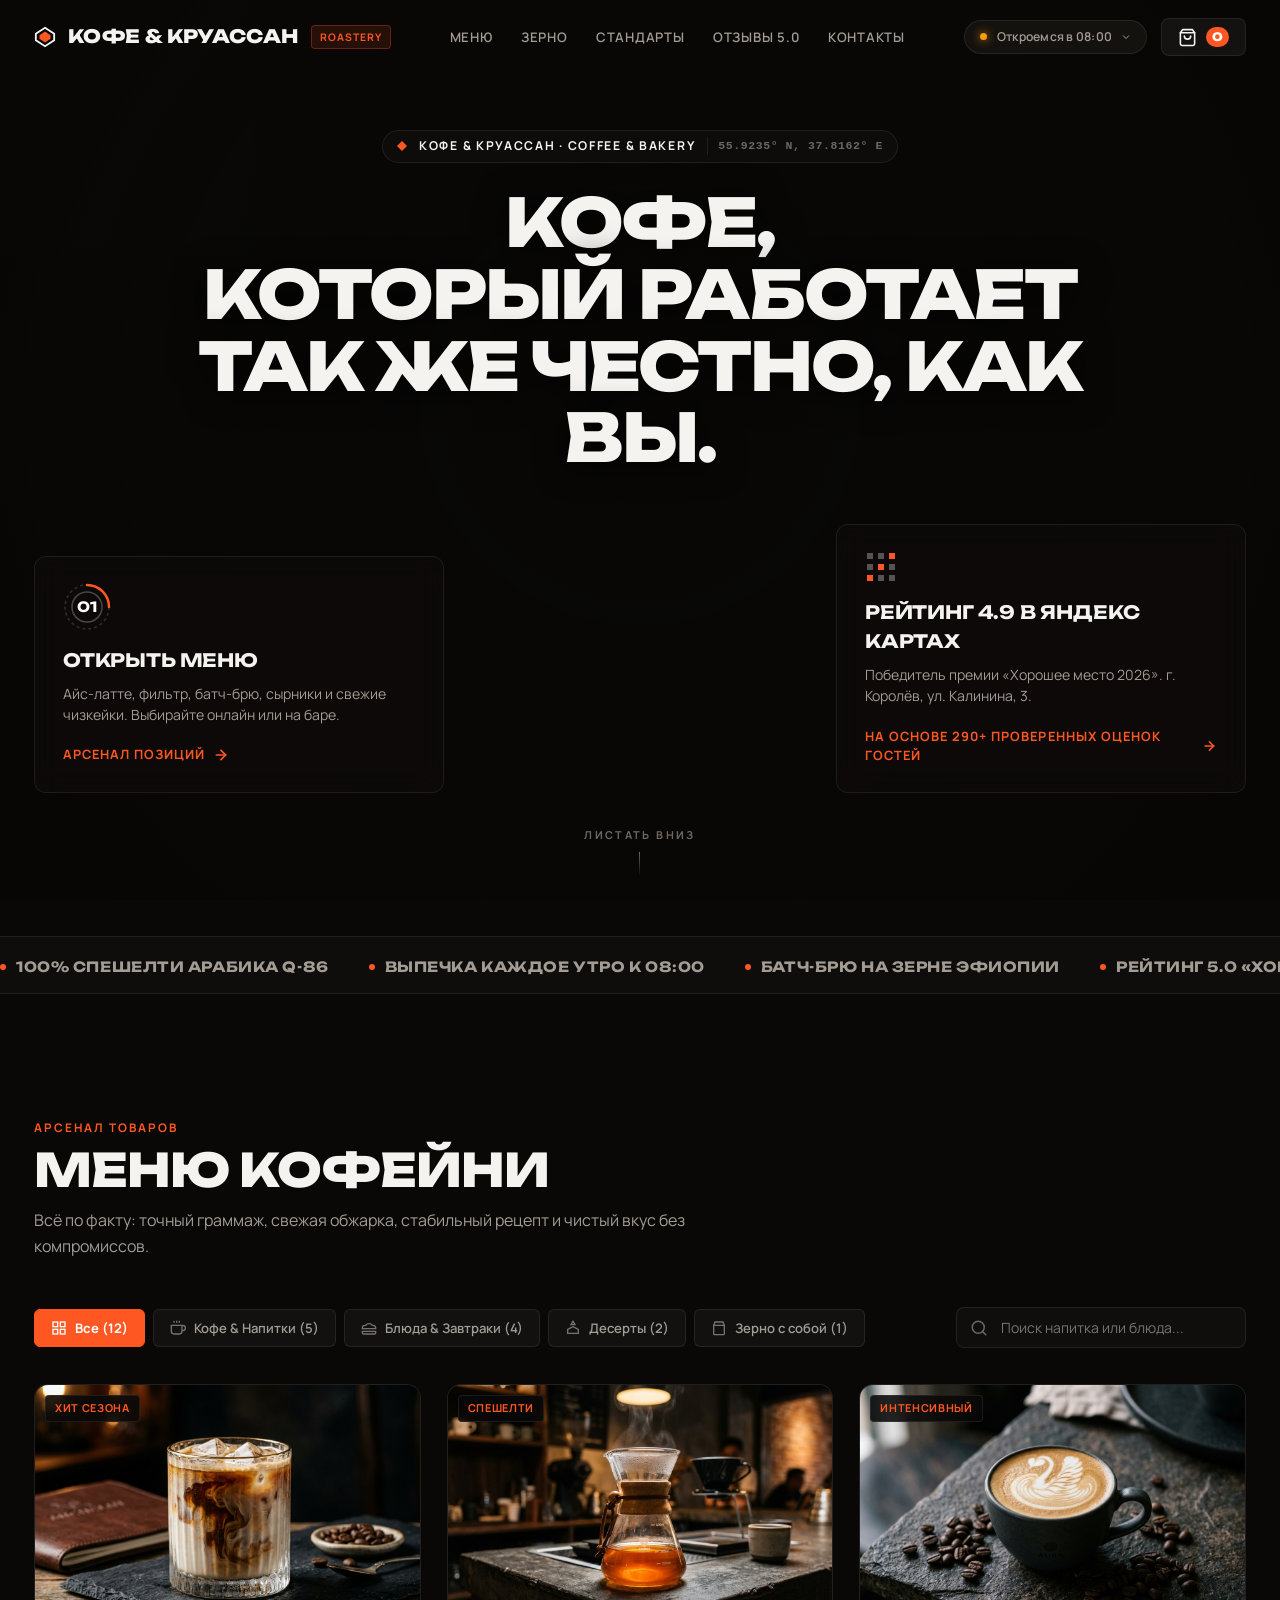
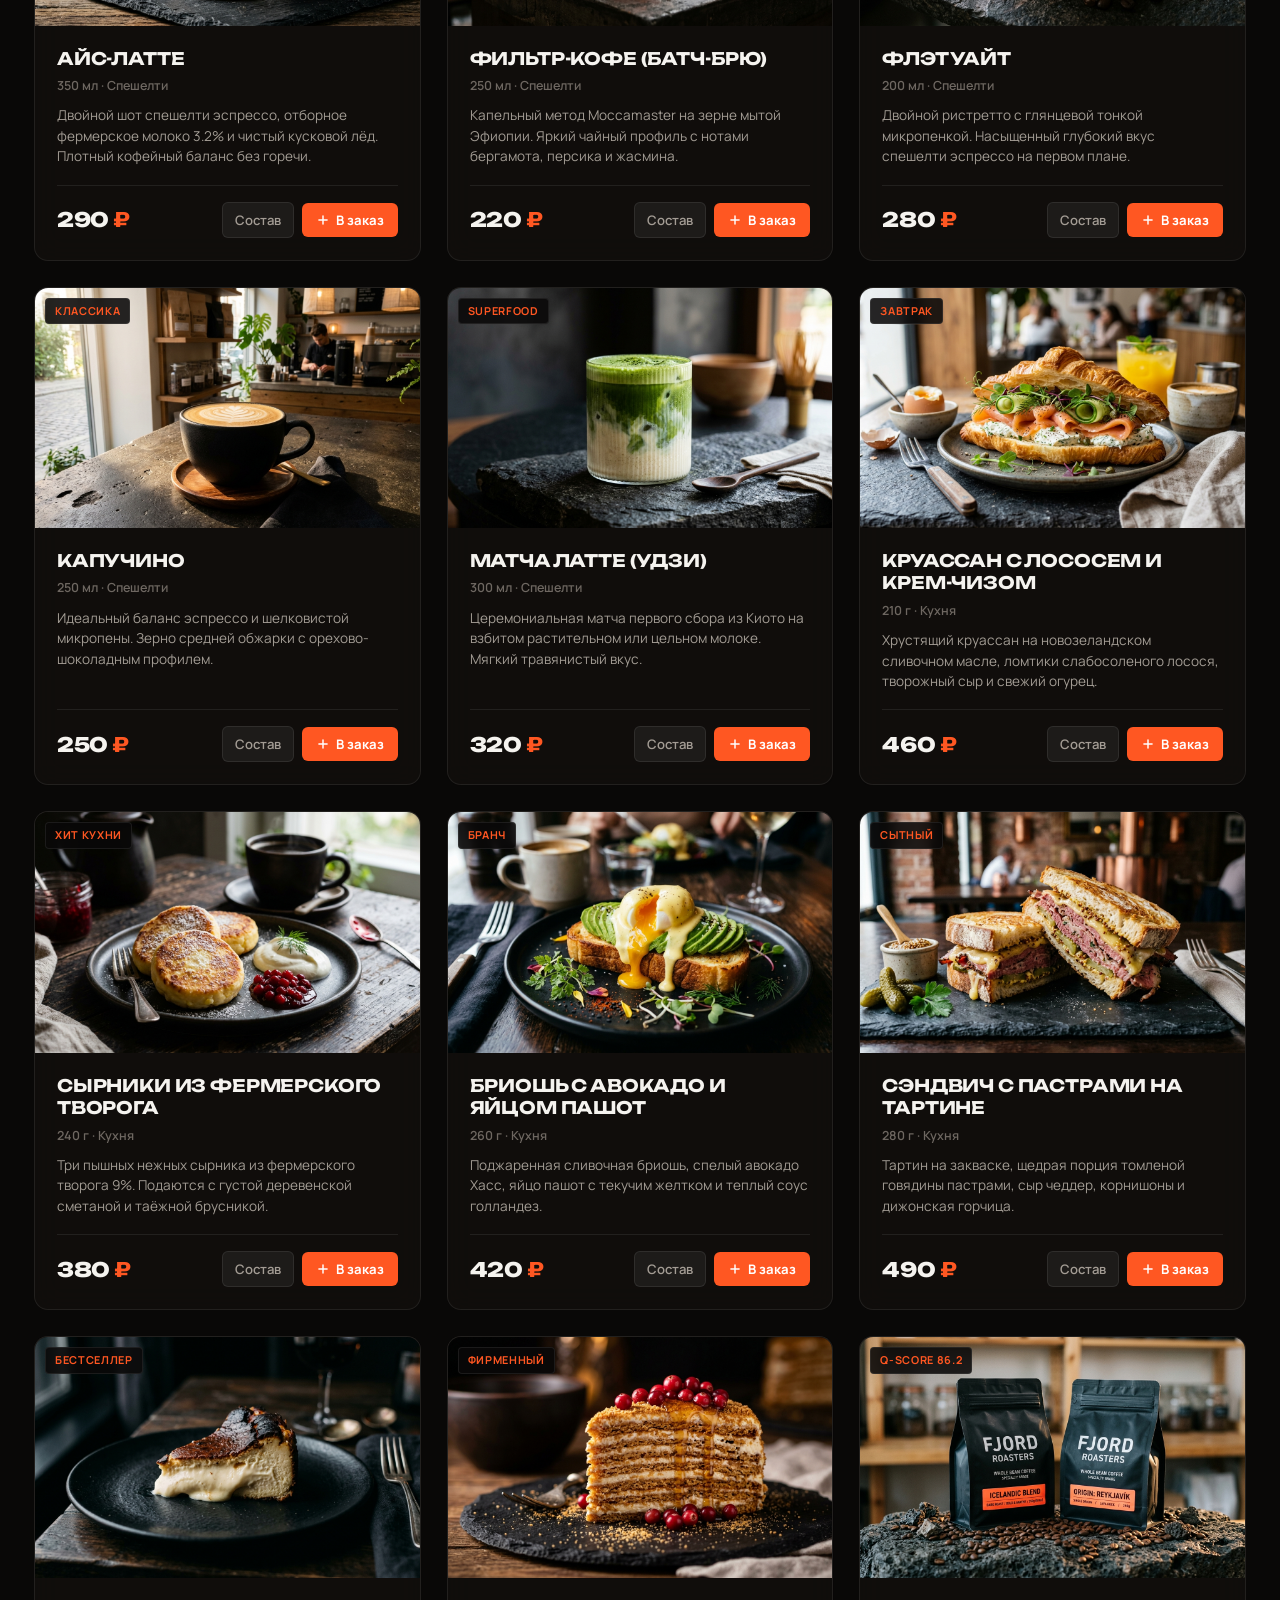
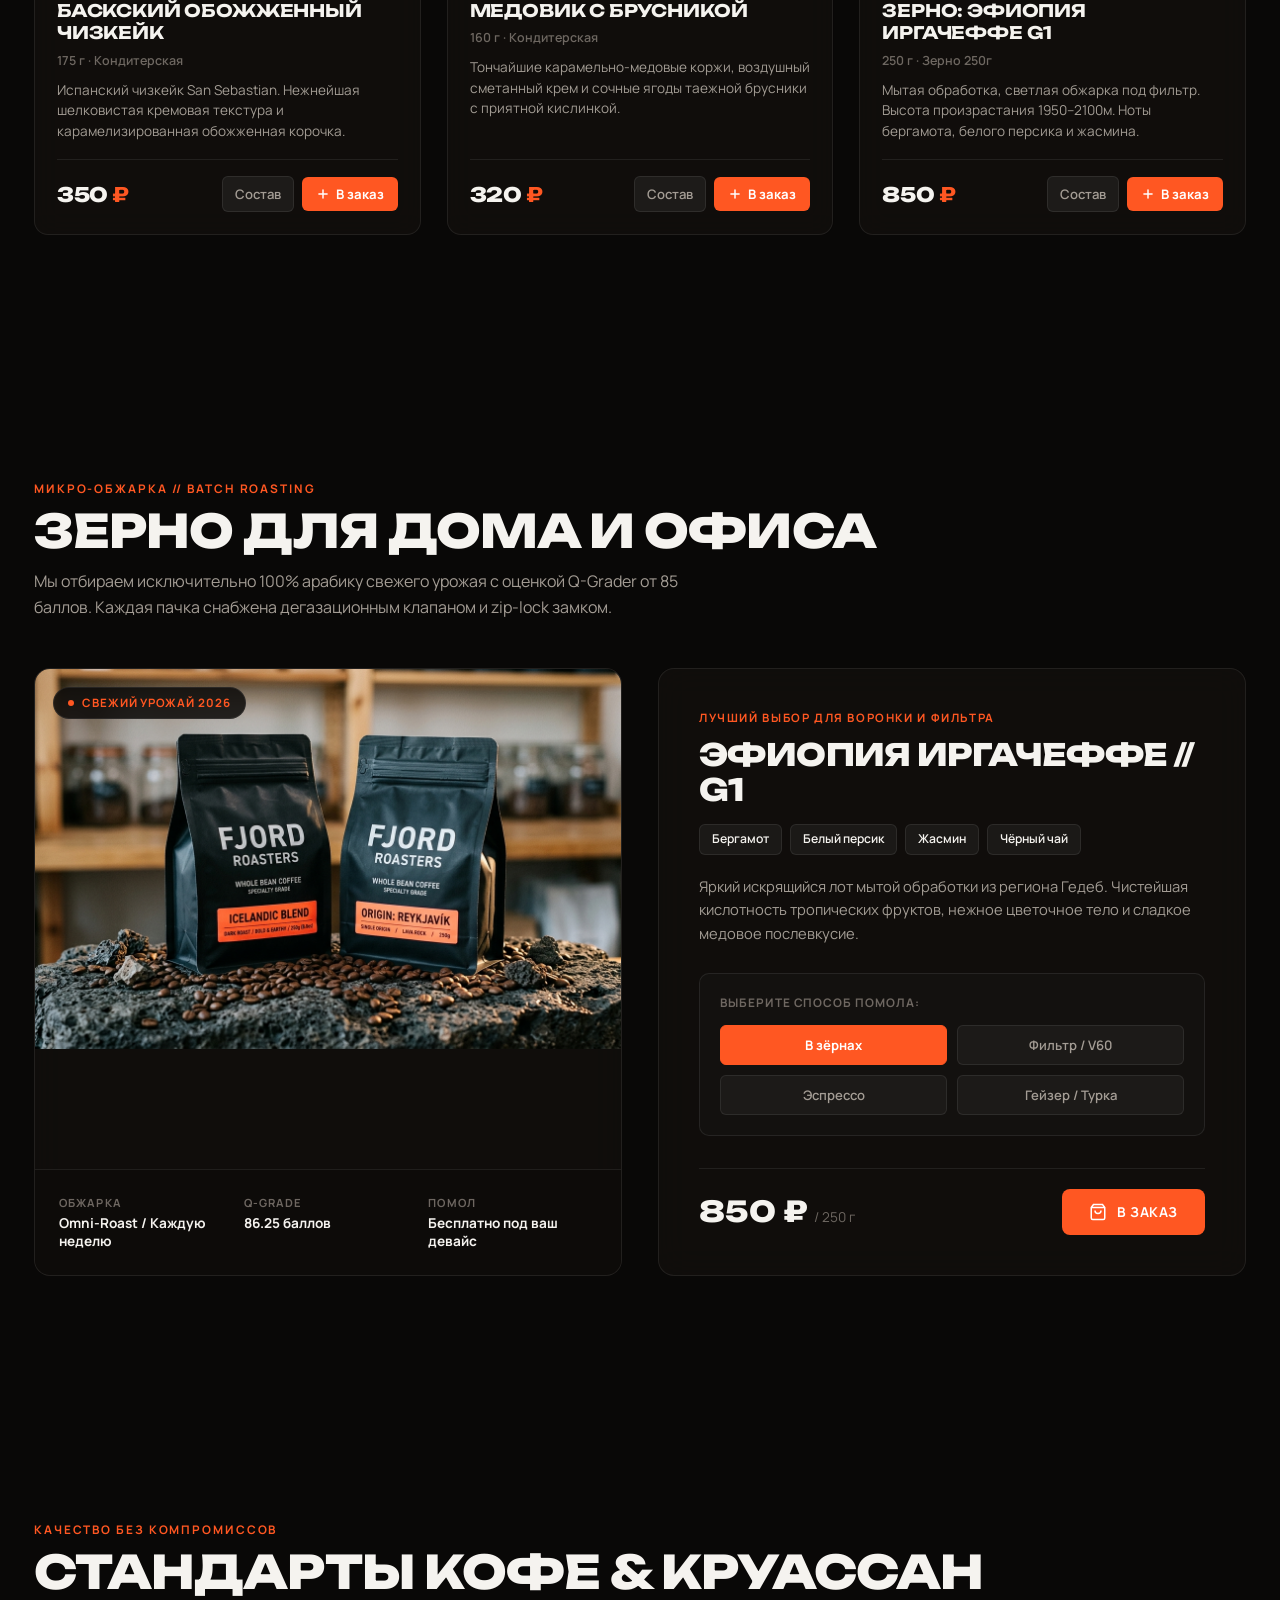
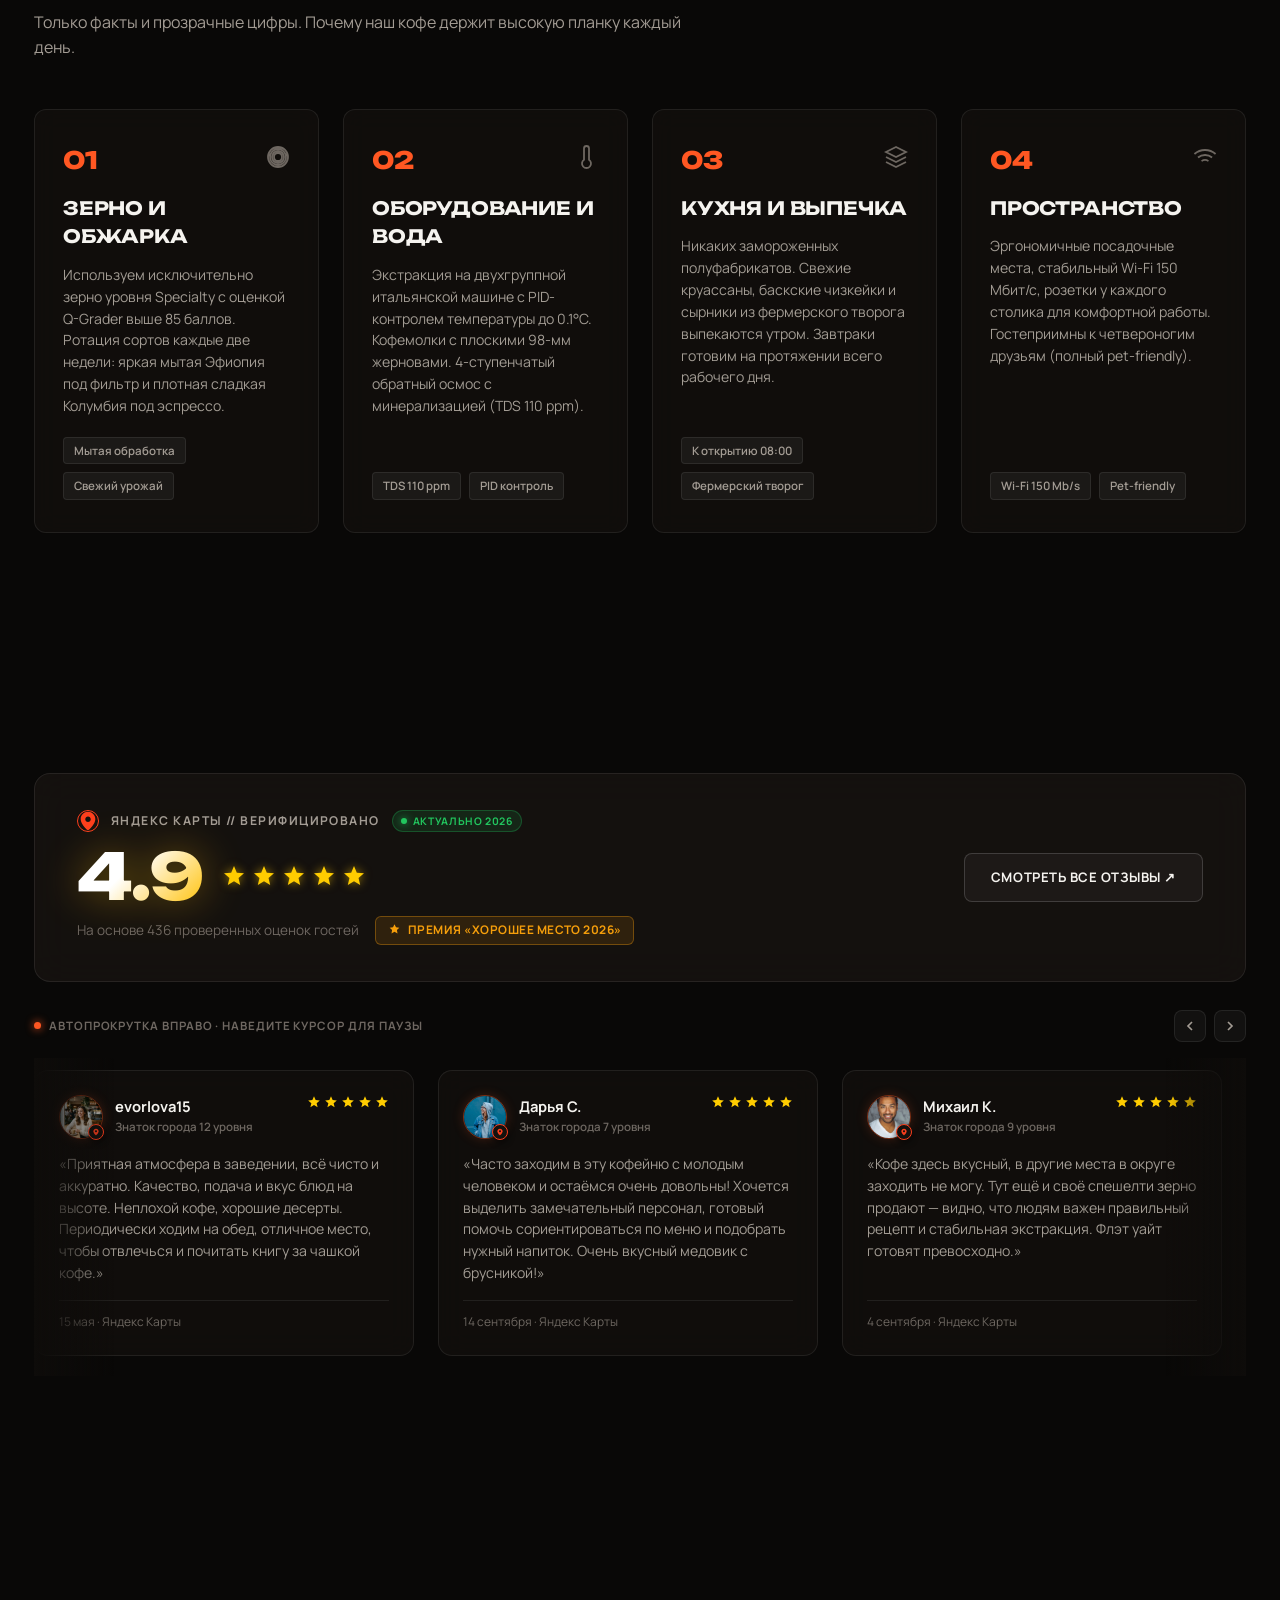
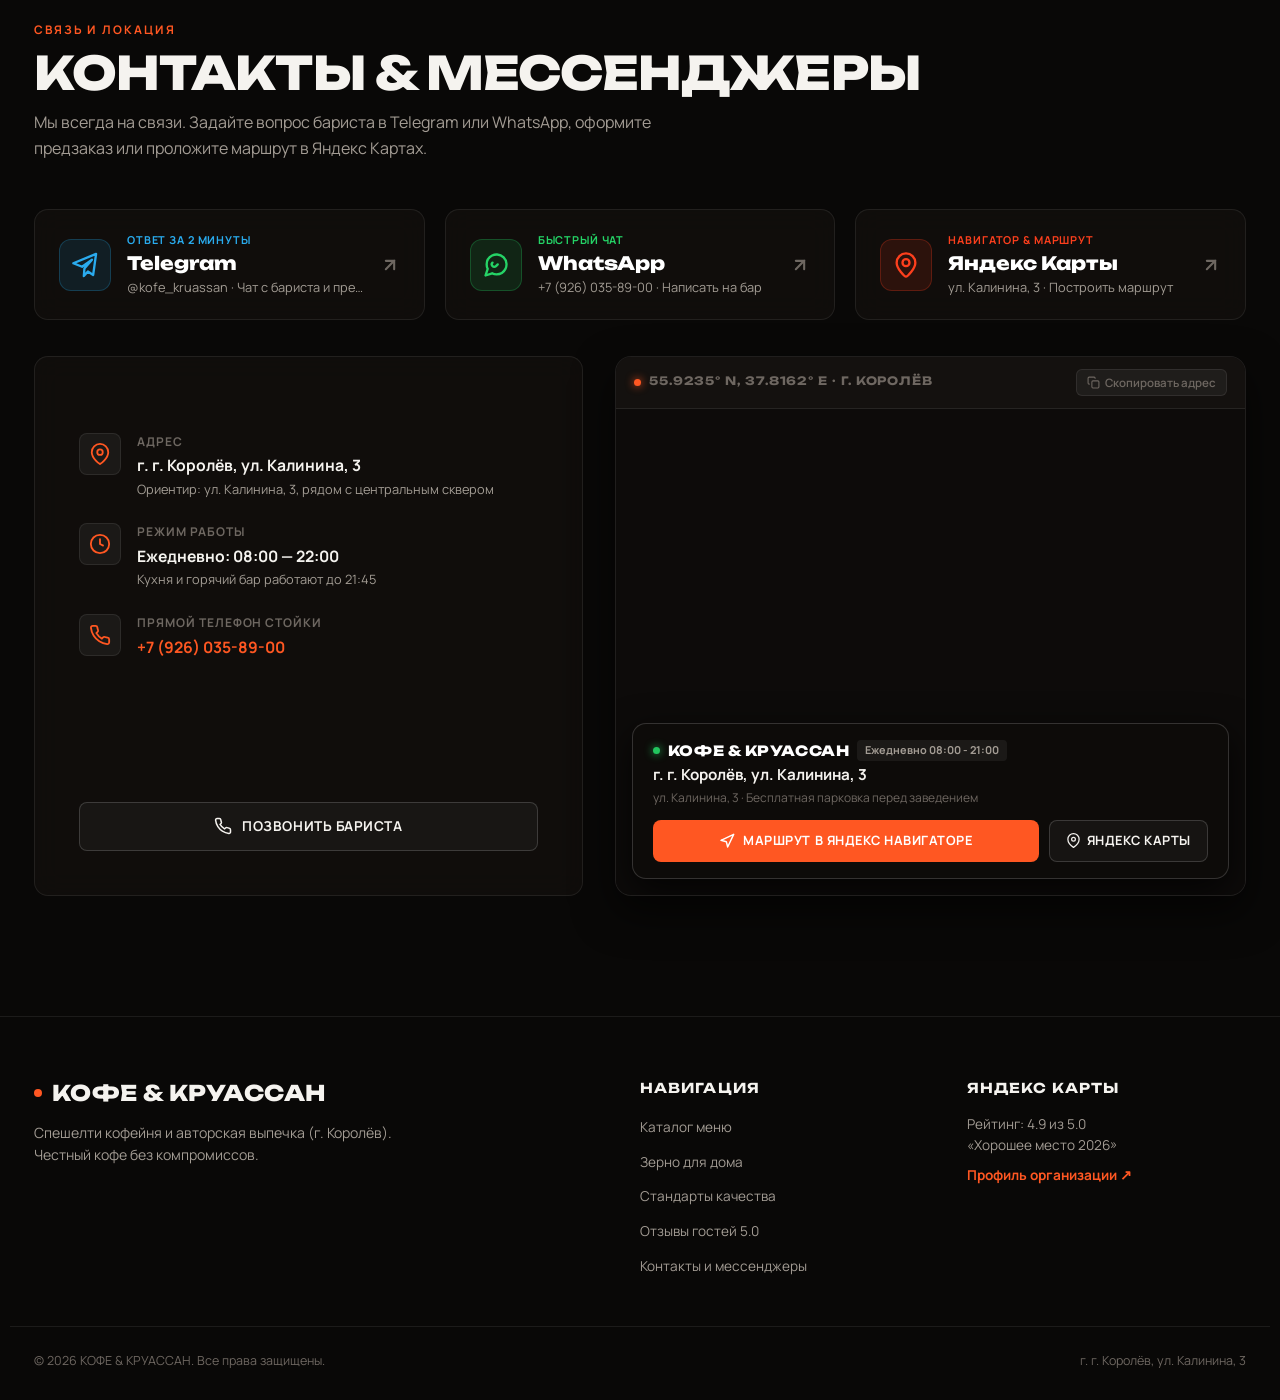
<file: clients/4_kofe_kruassan/index.html>
<!DOCTYPE html>
<html lang="ru">
<head>
  <meta charset="UTF-8">
  <meta name="viewport" content="width=device-width, initial-scale=1.0, maximum-scale=5.0">
  <title>КОФЕ & КРУАССАН — Кофейня и свежая выпечка | г. Королёв, ул. Калинина, 3</title>
  <meta name="description" content="Кофейня КОФЕ & КРУАССАН (г. Королёв): 100% арабика, свежая обжарка, авторские напитки, завтраки и десерты. Рейтинг 4.9 на Яндекс Картах.">
  
  <!-- Modern Editorial & Avant-Garde Fonts: Unbounded + Manrope -->
  <link rel="preconnect" href="https://fonts.googleapis.com">
  <link rel="preconnect" href="https://fonts.gstatic.com" crossorigin>
  <link href="https://fonts.googleapis.com/css2?family=Manrope:wght@400;500;600;700;800&family=Unbounded:wght@400;500;600;700;800;900&display=swap" rel="stylesheet">
  
  <link rel="stylesheet" href="styles.css">
</head>
<body>

  <!-- Video Background with Dynamic Hardware-Accelerated Scroll Blur & Parallax -->
  <div class="video-background-container" id="videoBgContainer" aria-hidden="true">
    <video class="bg-video" id="bgVideo" autoplay muted loop playsinline preload="auto">
      <source src="gemini_generated_video_e50f7306.mp4" type="video/mp4">
    </video>
    <!-- Vignette Tint -->
    <div class="video-overlay" id="videoOverlay"></div>
    <!-- Dynamic Blur Backdrop Filter Layer -->
    <div class="video-blur-layer" id="videoBlurLayer"></div>
  </div>

  <!-- Header / Navigation Bar with Hover Schedule Popup -->
  <header class="header" id="header">
    <div class="header-inner container">
      <!-- Luxury Brand Logo: КОФЕ & КРУАССАН -->
      <a href="#hero" class="brand-logo" aria-label="КОФЕ & КРУАССАН главная">
        <span class="logo-symbol">
          <svg width="22" height="22" viewBox="0 0 24 24" fill="none">
            <polygon points="12,2 22,8.5 22,15.5 12,22 2,15.5 2,8.5" stroke="currentColor" stroke-width="2"/>
            <polygon points="12,6 18,10 18,14 12,18 6,14 6,10" fill="var(--accent-orange)"/>
          </svg>
        </span>
        <span class="logo-text">КОФЕ & КРУАССАН</span>
        <span class="logo-badge">ROASTERY</span>
      </a>

      <!-- Desktop Nav Menu -->
      <nav class="nav-menu" id="navMenu">
        <a href="#menu" class="nav-link">Меню</a>
        <a href="#beans" class="nav-link">Зерно</a>
        <a href="#facts" class="nav-link">Стандарты</a>
        <a href="#reviews" class="nav-link">Отзывы 5.0</a>
        <a href="#contacts" class="nav-link">Контакты</a>
      </nav>

      <!-- Status (with Hover Dropdown for schedule) & Cart Trigger -->
      <div class="header-actions">
        
        <!-- Live Status Trigger with Hover Schedule Popover -->
        <div class="schedule-trigger-wrapper" id="scheduleTriggerWrapper">
          <div class="live-status-badge" id="liveStatusBadge">
            <span class="status-indicator-ring">
              <span class="status-dot"></span>
            </span>
            <span class="status-text">08:00 - 21:00</span>
            <svg class="chevron-micro" width="12" height="12" viewBox="0 0 24 24" fill="none" stroke="currentColor" stroke-width="2">
              <polyline points="6 9 12 15 18 9"></polyline>
            </svg>
          </div>

          <!-- Schedule Dropdown Card (Появляется при наведении) -->
          <div class="schedule-dropdown" id="scheduleDropdown">
            <div class="schedule-dropdown-header">
              <div class="dropdown-title">РЕЖИМ РАБОТЫ</div>
              <div class="dropdown-live-status">
                <span class="status-dot-mini"></span>
                <span>Сейчас открыто</span>
              </div>
            </div>
            <div class="schedule-table">
              <div class="schedule-row">
                <span class="schedule-days">Понедельник — Пятница</span>
                <span class="schedule-hours">08:00 — 22:00</span>
              </div>
              <div class="schedule-row">
                <span class="schedule-days">Суббота — Воскресенье</span>
                <span class="schedule-hours">08:00 — 22:00</span>
              </div>
              <div class="schedule-row sub-row">
                <span class="schedule-days">Кухня и горячий бар</span>
                <span class="schedule-hours">до 21:45</span>
              </div>
            </div>
            <div class="schedule-dropdown-footer">
              <svg width="14" height="14" viewBox="0 0 24 24" fill="none" stroke="currentColor" stroke-width="2">
                <path d="M21 10c0 7-9 13-9 13s-9-6-9-13a9 9 0 0118 0z"/>
                <circle cx="12" cy="10" r="3"/>
              </svg>
              <span>г. г. Королёв, ул. Калинина, 3</span>
            </div>
          </div>
        </div>

        <!-- Cart Button -->
        <button class="cart-trigger-btn" id="openCartBtn" aria-label="Открыть корзину">
          <svg class="cart-icon" width="19" height="19" viewBox="0 0 24 24" fill="none" stroke="currentColor" stroke-width="2" stroke-linecap="round" stroke-linejoin="round">
            <path d="M6 2L3 6v14a2 2 0 002 2h14a2 2 0 002-2V6l-3-4z"/>
            <line x1="3" y1="6" x2="21" y2="6"/>
            <path d="M16 10a4 4 0 01-8 0"/>
          </svg>
          <span class="cart-count" id="cartCount">0</span>
        </button>

        <!-- Burger Toggle for Mobile -->
        <button class="burger-btn" id="burgerBtn" aria-label="Меню навигации">
          <span class="burger-line"></span>
          <span class="burger-line"></span>
        </button>
      </div>
    </div>
  </header>

  <main>
    <!-- HERO SECTION (Строго по референсу) -->
    <section class="hero-section" id="hero">
      <div class="container hero-container">
        
        <!-- Eyebrow label -->
        <div class="hero-top-eyebrow">
          <span class="eyebrow-accent">
            <svg width="10" height="10" viewBox="0 0 10 10" fill="none">
              <polygon points="5,0 10,5 5,10 0,5" fill="var(--accent-orange)"/>
            </svg>
          </span>
          <span class="eyebrow-text">КОФЕ & КРУАССАН · COFFEE & BAKERY</span>
          <span class="eyebrow-coords">55.9235° N, 37.8162° E</span>
        </div>

        <!-- Main Giant Monolithic Headline -->
        <div class="hero-title-wrapper">
          <h1 class="hero-title">
            КОФЕ,<br>
            КОТОРЫЙ РАБОТАЕТ<br>
            ТАК ЖЕ ЧЕСТНО, КАК ВЫ.
          </h1>
        </div>

        <!-- Lower Interactive Blocks (As in reference screenshot: left & right) -->
        <div class="hero-bottom-grid">
          
          <!-- Left Element (Reference left card) -->
          <a href="#menu" class="hero-card hero-card-left" id="heroMenuShortcut">
            <div class="hero-card-marker">
              <div class="radar-circle">
                <svg class="radar-svg" viewBox="0 0 48 48" fill="none">
                  <circle cx="24" cy="24" r="22" stroke="rgba(255,255,255,0.15)" stroke-width="1.5" stroke-dasharray="3 3"/>
                  <circle cx="24" cy="24" r="15" stroke="rgba(255,255,255,0.25)" stroke-width="1.5"/>
                  <path d="M24 2 A 22 22 0 0 1 46 24" stroke="var(--accent-orange)" stroke-width="2.5" stroke-linecap="round"/>
                </svg>
                <span class="radar-num">01</span>
              </div>
            </div>
            <div class="hero-card-content">
              <h2 class="hero-card-title">ОТКРЫТЬ МЕНЮ</h2>
              <p class="hero-card-desc">
                Айс-латте, фильтр, батч-брю, сырники и свежие чизкейки. Выбирайте онлайн или на баре.
              </p>
              <div class="hero-card-action">
                <span>Арсенал позиций</span>
                <svg class="arrow-icon" width="16" height="16" viewBox="0 0 24 24" fill="none" stroke="currentColor" stroke-width="2.5" stroke-linecap="round" stroke-linejoin="round">
                  <line x1="5" y1="12" x2="19" y2="12"></line>
                  <polyline points="12 5 19 12 12 19"></polyline>
                </svg>
              </div>
            </div>
          </a>

          <!-- Right Element (Reference right card) -->
          <a href="#reviews" class="hero-card hero-card-right" id="heroLocationShortcut">
            <div class="hero-card-marker">
              <div class="matrix-badge">
                <svg width="32" height="32" viewBox="0 0 32 32" fill="none">
                  <rect x="2" y="2" width="6" height="6" fill="rgba(255,255,255,0.3)"/>
                  <rect x="13" y="2" width="6" height="6" fill="rgba(255,255,255,0.3)"/>
                  <rect x="24" y="2" width="6" height="6" fill="var(--accent-orange)"/>
                  <rect x="2" y="13" width="6" height="6" fill="rgba(255,255,255,0.3)"/>
                  <rect x="13" y="13" width="6" height="6" fill="var(--accent-orange)"/>
                  <rect x="24" y="13" width="6" height="6" fill="rgba(255,255,255,0.3)"/>
                  <rect x="2" y="24" width="6" height="6" fill="var(--accent-orange)"/>
                  <rect x="13" y="24" width="6" height="6" fill="rgba(255,255,255,0.3)"/>
                  <rect x="24" y="24" width="6" height="6" fill="rgba(255,255,255,0.3)"/>
                </svg>
              </div>
            </div>
            <div class="hero-card-content">
              <h2 class="hero-card-title">РЕЙТИНГ 4.9 В ЯНДЕКС КАРТАХ</h2>
              <p class="hero-card-desc">
                Победитель премии «Хорошее место 2026». г. Королёв, ул. Калинина, 3.
              </p>
              <div class="hero-card-action">
                <span>На основе 290+ проверенных оценок гостей</span>
                <svg class="arrow-icon" width="16" height="16" viewBox="0 0 24 24" fill="none" stroke="currentColor" stroke-width="2.5" stroke-linecap="round" stroke-linejoin="round">
                  <line x1="5" y1="12" x2="19" y2="12"></line>
                  <polyline points="12 5 19 12 12 19"></polyline>
                </svg>
              </div>
            </div>
          </a>

        </div>

        <!-- Scroll down indicator -->
        <div class="hero-scroll-cue">
          <span class="scroll-cue-text">ЛИСТАТЬ ВНИЗ</span>
          <div class="scroll-cue-line"></div>
        </div>

      </div>
    </section>

    <!-- Ticker Strip -->
    <section class="ticker-strip" aria-hidden="true">
      <div class="ticker-track">
        <div class="ticker-item"><span class="ticker-dot"></span> 100% СПЕШЕЛТИ АРАБИКА Q-86</div>
        <div class="ticker-item"><span class="ticker-dot"></span> ВЫПЕЧКА КАЖДОЕ УТРО К 08:00</div>
        <div class="ticker-item"><span class="ticker-dot"></span> БАТЧ-БРЮ НА ЗЕРНЕ ЭФИОПИИ</div>
        <div class="ticker-item"><span class="ticker-dot"></span> РЕЙТИНГ 5.0 «ХОРОШЕЕ МЕСТО 2026»</div>
        <div class="ticker-item"><span class="ticker-dot"></span> РОЗЕТКИ У КАЖДОГО СТОЛИКА</div>
        <div class="ticker-item"><span class="ticker-dot"></span> ЗАВТРАКИ ВЕСЬ ДЕНЬ</div>
        <div class="ticker-item"><span class="ticker-dot"></span> PET-FRIENDLY SPACE</div>
        <div class="ticker-item"><span class="ticker-dot"></span> 100% СПЕШЕЛТИ АРАБИКА Q-86</div>
        <div class="ticker-item"><span class="ticker-dot"></span> ВЫПЕЧКА КАЖДОЕ УТРО К 08:00</div>
        <div class="ticker-item"><span class="ticker-dot"></span> БАТЧ-БРЮ НА ЗЕРНЕ ЭФИОПИИ</div>
        <div class="ticker-item"><span class="ticker-dot"></span> РЕЙТИНГ 5.0 «ХОРОШЕЕ МЕСТО 2026»</div>
        <div class="ticker-item"><span class="ticker-dot"></span> РОЗЕТКИ У КАЖДОГО СТОЛИКА</div>
        <div class="ticker-item"><span class="ticker-dot"></span> ЗАВТРАКИ ВЕСЬ ДЕНЬ</div>
        <div class="ticker-item"><span class="ticker-dot"></span> PET-FRIENDLY SPACE</div>
      </div>
    </section>

    <!-- MENU / CATALOG SECTION -->
    <section class="menu-section section-padding" id="menu">
      <div class="container">
        
        <div class="section-header">
          <div class="section-label">АРСЕНАЛ ТОВАРОВ</div>
          <h2 class="section-title">МЕНЮ КОФЕЙНИ</h2>
          <p class="section-subtitle">
            Всё по факту: точный граммаж, свежая обжарка, стабильный рецепт и чистый вкус без компромиссов.
          </p>
        </div>

        <!-- Controls: Category Filters & Live Search -->
        <div class="catalog-controls">
          <div class="category-tabs" id="categoryTabs">
            <button class="cat-btn active" data-category="all">
              <svg class="cat-icon" width="16" height="16" viewBox="0 0 24 24" fill="none" stroke="currentColor" stroke-width="2">
                <rect x="3" y="3" width="7" height="7"/>
                <rect x="14" y="3" width="7" height="7"/>
                <rect x="14" y="14" width="7" height="7"/>
                <rect x="3" y="14" width="7" height="7"/>
              </svg>
              <span>Все (12)</span>
            </button>
            <button class="cat-btn" data-category="coffee">
              <svg class="cat-icon" width="16" height="16" viewBox="0 0 24 24" fill="none" stroke="currentColor" stroke-width="2">
                <path d="M18 8h1a4 4 0 010 8h-1M2 8h16v9a4 4 0 01-4 4H6a4 4 0 01-4-4V8zM6 1v3M10 1v3M14 1v3"/>
              </svg>
              <span>Кофе & Напитки (5)</span>
            </button>
            <button class="cat-btn" data-category="food">
              <svg class="cat-icon" width="16" height="16" viewBox="0 0 24 24" fill="none" stroke="currentColor" stroke-width="2">
                <path d="M18 8h-1a6 6 0 00-10 0H6a4 4 0 00-4 4v1h20v-1a4 4 0 00-4-4zM2 17h20v2a2 2 0 01-2 2H4a2 2 0 01-2-2v-2z"/>
              </svg>
              <span>Блюда & Завтраки (4)</span>
            </button>
            <button class="cat-btn" data-category="desserts">
              <svg class="cat-icon" width="16" height="16" viewBox="0 0 24 24" fill="none" stroke="currentColor" stroke-width="2">
                <path d="M12 2l3 5h-6l3-5zM4 14l8-4 8 4v6H4v-6z"/>
              </svg>
              <span>Десерты (2)</span>
            </button>
            <button class="cat-btn" data-category="beans">
              <svg class="cat-icon" width="16" height="16" viewBox="0 0 24 24" fill="none" stroke="currentColor" stroke-width="2">
                <path d="M6 3h12l2 5v13a1 1 0 01-1 1H5a1 1 0 01-1-1V8l2-5zM4 8h16"/>
              </svg>
              <span>Зерно с собой (1)</span>
            </button>
          </div>

          <div class="search-box">
            <svg class="search-icon" width="18" height="18" viewBox="0 0 24 24" fill="none" stroke="currentColor" stroke-width="2" stroke-linecap="round" stroke-linejoin="round">
              <circle cx="11" cy="11" r="8"/>
              <line x1="21" y1="21" x2="16.65" y2="16.65"/>
            </svg>
            <input type="text" id="catalogSearch" placeholder="Поиск напитка или блюда..." aria-label="Поиск по меню">
            <button class="clear-search-btn" id="clearSearchBtn" aria-label="Очистить поиск" style="display:none;">
              <svg width="14" height="14" viewBox="0 0 24 24" fill="none" stroke="currentColor" stroke-width="2.5" stroke-linecap="round">
                <line x1="18" y1="6" x2="6" y2="18"></line>
                <line x1="6" y1="6" x2="18" y2="18"></line>
              </svg>
            </button>
          </div>
        </div>

        <!-- Catalog Grid -->
        <div class="catalog-grid" id="catalogGrid">
          <!-- Dynamically populated via script.js -->
        </div>

      </div>
    </section>

    <!-- BEANS SHOWCASE (ЗЕРНО ДЛЯ ДОМА И ОФИСА) -->
    <section class="beans-showcase-section section-padding" id="beans">
      <div class="container">
        <div class="section-header">
          <div class="section-label">МИКРО-ОБЖАРКА // BATCH ROASTING</div>
          <h2 class="section-title">ЗЕРНО ДЛЯ ДОМА И ОФИСА</h2>
          <p class="section-subtitle">
            Мы отбираем исключительно 100% арабику свежего урожая с оценкой Q-Grader от 85 баллов. Каждая пачка снабжена дегазационным клапаном и zip-lock замком.
          </p>
        </div>

        <div class="beans-editorial-grid">
          
          <!-- Large Visual Card -->
          <div class="beans-media-card">
            <div class="beans-image-wrap">
              <img src="assets/images/specialty_bean_bags.jpg" alt="Пачки спешелти кофе КОФЕ & КРУАССАН" loading="lazy">
              <div class="beans-float-badge">
                <span class="badge-dot"></span>
                <span>СВЕЖИЙ УРОЖАЙ 2026</span>
              </div>
            </div>
            <div class="beans-profile-row">
              <div class="profile-item">
                <div class="profile-label">ОБЖАРКА</div>
                <div class="profile-val">Omni-Roast / Каждую неделю</div>
              </div>
              <div class="profile-item">
                <div class="profile-label">Q-GRADE</div>
                <div class="profile-val">86.25 баллов</div>
              </div>
              <div class="profile-item">
                <div class="profile-label">ПОМОЛ</div>
                <div class="profile-val">Бесплатно под ваш девайс</div>
              </div>
            </div>
          </div>

          <!-- Interactive Bean Selection Card -->
          <div class="beans-config-card">
            <div class="beans-card-tag">ЛУЧШИЙ ВЫБОР ДЛЯ ВОРОНКИ И ФИЛЬТРА</div>
            <h3 class="beans-card-title">ЭФИОПИЯ ИРГАЧЕФФЕ // G1</h3>
            <div class="beans-descriptors">
              <span class="desc-pill">Бергамот</span>
              <span class="desc-pill">Белый персик</span>
              <span class="desc-pill">Жасмин</span>
              <span class="desc-pill">Чёрный чай</span>
            </div>

            <p class="beans-description">
              Яркий искрящийся лот мытой обработки из региона Гедеб. Чистейшая кислотность тропических фруктов, нежное цветочное тело и сладкое медовое послевкусие.
            </p>

            <!-- Grind Selector Tool -->
            <div class="grind-selector-box">
              <div class="selector-title">ВЫБЕРИТЕ СПОСОБ ПОМОЛА:</div>
              <div class="grind-options-grid" id="grindOptionsGrid">
                <button class="grind-pill active" data-grind="В зёрнах">В зёрнах</button>
                <button class="grind-pill" data-grind="Фильтр / V60">Фильтр / V60</button>
                <button class="grind-pill" data-grind="Эспрессо">Эспрессо</button>
                <button class="grind-pill" data-grind="Гейзер / Турка">Гейзер / Турка</button>
              </div>
            </div>

            <!-- Price & Order Bar -->
            <div class="beans-order-bar">
              <div class="beans-price-box">
                <span class="beans-price-value">850&nbsp;₽</span>
                <span class="beans-price-meta">/ 250 г</span>
              </div>
              <button class="btn btn-primary" id="addBeansToCartBtn">
                <svg width="18" height="18" viewBox="0 0 24 24" fill="none" stroke="currentColor" stroke-width="2">
                  <path d="M6 2L3 6v14a2 2 0 002 2h14a2 2 0 002-2V6l-3-4z"/>
                  <line x1="3" y1="6" x2="21" y2="6"/>
                  <path d="M16 10a4 4 0 01-8 0"/>
                </svg>
                <span>В заказ</span>
              </button>
            </div>
          </div>

        </div>
      </div>
    </section>

    <!-- FACTS & STANDARDS (БЕЗ ВОДЫ) -->
    <section class="standards-section section-padding" id="facts">
      <div class="container">
        
        <div class="section-header">
          <div class="section-label">КАЧЕСТВО БЕЗ КОМПРОМИССОВ</div>
          <h2 class="section-title">СТАНДАРТЫ КОФЕ & КРУАССАН</h2>
          <p class="section-subtitle">
            Только факты и прозрачные цифры. Почему наш кофе держит высокую планку каждый день.
          </p>
        </div>

        <div class="standards-grid">
          
          <div class="standard-card">
            <div class="standard-header-row">
              <div class="standard-num">01</div>
              <div class="standard-icon">
                <svg width="24" height="24" viewBox="0 0 24 24" fill="none" stroke="currentColor" stroke-width="1.8">
                  <path d="M12 2C6.48 2 2 6.48 2 12s4.48 10 10 10 10-4.48 10-10S17.52 2 12 2zm0 18c-4.41 0-8-3.59-8-8s3.59-8 8-8 8 3.59 8 8-3.59 8-8 8z"/>
                  <path d="M12 6c-3.31 0-6 2.69-6 6s2.69 6 6 6 6-2.69 6-6-2.69-6-6-6zm0 10c-2.21 0-4-1.79-4-4s1.79-4 4-4 4 1.79 4 4-1.79 4-4 4z"/>
                </svg>
              </div>
            </div>
            <h3 class="standard-title">ЗЕРНО И ОБЖАРКА</h3>
            <p class="standard-text">
              Используем исключительно зерно уровня Specialty с оценкой Q-Grader выше 85 баллов. Ротация сортов каждые две недели: яркая мытая Эфиопия под фильтр и плотная сладкая Колумбия под эспрессо.
            </p>
            <div class="standard-tags">
              <span>Мытая обработка</span>
              <span>Свежий урожай</span>
            </div>
          </div>

          <div class="standard-card">
            <div class="standard-header-row">
              <div class="standard-num">02</div>
              <div class="standard-icon">
                <svg width="24" height="24" viewBox="0 0 24 24" fill="none" stroke="currentColor" stroke-width="1.8">
                  <path d="M14 14.76V3.5a2.5 2.5 0 0 0-5 0v11.26a4.5 4.5 0 1 0 5 0z"/>
                </svg>
              </div>
            </div>
            <h3 class="standard-title">ОБОРУДОВАНИЕ И ВОДА</h3>
            <p class="standard-text">
              Экстракция на двухгруппной итальянской машине с PID-контролем температуры до 0.1°C. Кофемолки с плоскими 98-мм жерновами. 4-ступенчатый обратный осмос с минерализацией (TDS 110 ppm).
            </p>
            <div class="standard-tags">
              <span>TDS 110 ppm</span>
              <span>PID контроль</span>
            </div>
          </div>

          <div class="standard-card">
            <div class="standard-header-row">
              <div class="standard-num">03</div>
              <div class="standard-icon">
                <svg width="24" height="24" viewBox="0 0 24 24" fill="none" stroke="currentColor" stroke-width="1.8">
                  <path d="M12 2L2 7l10 5 10-5-10-5zM2 17l10 5 10-5M2 12l10 5 10-5"/>
                </svg>
              </div>
            </div>
            <h3 class="standard-title">КУХНЯ И ВЫПЕЧКА</h3>
            <p class="standard-text">
              Никаких замороженных полуфабрикатов. Свежие круассаны, баскские чизкейки и сырники из фермерского творога выпекаются утром. Завтраки готовим на протяжении всего рабочего дня.
            </p>
            <div class="standard-tags">
              <span>К открытию 08:00</span>
              <span>Фермерский творог</span>
            </div>
          </div>

          <div class="standard-card">
            <div class="standard-header-row">
              <div class="standard-num">04</div>
              <div class="standard-icon">
                <svg width="24" height="24" viewBox="0 0 24 24" fill="none" stroke="currentColor" stroke-width="1.8">
                  <path d="M5 12.55a11 11 0 0 1 14.08 0M1.42 9a16 16 0 0 1 21.16 0M8.53 16.11a6 6 0 0 1 6.95 0M12 20h.01"/>
                </svg>
              </div>
            </div>
            <h3 class="standard-title">ПРОСТРАНСТВО</h3>
            <p class="standard-text">
              Эргономичные посадочные места, стабильный Wi-Fi 150 Мбит/с, розетки у каждого столика для комфортной работы. Гостеприимны к четвероногим друзьям (полный pet-friendly).
            </p>
            <div class="standard-tags">
              <span>Wi-Fi 150 Mb/s</span>
              <span>Pet-friendly</span>
            </div>
          </div>

        </div>

      </div>
    </section>

    <!-- REVIEWS SECTION (УЛЬТРА-МИНИМАЛИСТИЧНЫЙ ЯНДЕКС 5.0) -->
    <section class="reviews-section section-padding" id="reviews">
      <div class="container">
        
        <div class="yandex-minimal-banner" id="yandexBanner">
          <div class="yandex-stat-col">
            <div class="yandex-brand-row">
              <div class="yandex-icon-wrap">
                <svg width="22" height="22" viewBox="0 0 24 24" fill="none">
                  <path d="M12 2C7.58 2 4 5.58 4 10c0 5.25 7 12 8 12s8-6.75 8-12c0-4.42-3.58-8-8-8zm0 11c-1.66 0-3-1.34-3-3s1.34-3 3-3 3 1.34 3 3-1.34 3-3 3z" fill="#FC3F1D"/>
                </svg>
                <span class="yandex-radar-wave"></span>
              </div>
              <span class="yandex-brand-name">ЯНДЕКС КАРТЫ // ВЕРИФИЦИРОВАНО</span>
              <div class="live-status-pill-mini">
                <span class="beacon-pulse-glow"></span>
                <span>АКТУАЛЬНО 2026</span>
              </div>
            </div>

            <div class="score-row-minimal">
              <div class="rating-counter-box">
                <span class="rating-num-big" id="ratingCounter" data-target="5.0">4.9</span>
              </div>
              <div class="rating-stars-clean" id="ratingStars">
                <svg class="star-svg" style="--i:1" width="24" height="24" viewBox="0 0 24 24" fill="#fc0"><path d="M12 17.27L18.18 21l-1.64-7.03L22 9.24l-7.19-.61L12 2 9.19 8.63 2 9.24l5.46 4.73L5.82 21z"/></svg>
                <svg class="star-svg" style="--i:2" width="24" height="24" viewBox="0 0 24 24" fill="#fc0"><path d="M12 17.27L18.18 21l-1.64-7.03L22 9.24l-7.19-.61L12 2 9.19 8.63 2 9.24l5.46 4.73L5.82 21z"/></svg>
                <svg class="star-svg" style="--i:3" width="24" height="24" viewBox="0 0 24 24" fill="#fc0"><path d="M12 17.27L18.18 21l-1.64-7.03L22 9.24l-7.19-.61L12 2 9.19 8.63 2 9.24l5.46 4.73L5.82 21z"/></svg>
                <svg class="star-svg" style="--i:4" width="24" height="24" viewBox="0 0 24 24" fill="#fc0"><path d="M12 17.27L18.18 21l-1.64-7.03L22 9.24l-7.19-.61L12 2 9.19 8.63 2 9.24l5.46 4.73L5.82 21z"/></svg>
                <svg class="star-svg" style="--i:5" width="24" height="24" viewBox="0 0 24 24" fill="#fc0"><path d="M12 17.27L18.18 21l-1.64-7.03L22 9.24l-7.19-.61L12 2 9.19 8.63 2 9.24l5.46 4.73L5.82 21z"/></svg>
              </div>
            </div>

            <div class="rating-sub-row">
              <span class="reviews-count-text">На основе 436 проверенных оценок гостей</span>
              <div class="award-laurel-badge">
                <svg width="15" height="15" viewBox="0 0 24 24" fill="#f59e0b">
                  <path d="M12 2l2.4 4.8 5.3.8-3.8 3.7.9 5.3-4.8-2.5-4.8 2.5.9-5.3-3.8-3.7 5.3-.8L12 2z"/>
                </svg>
                <span>Премия «Хорошее место 2026»</span>
                <span class="award-shimmer-sweep"></span>
              </div>
            </div>
          </div>

          <div class="yandex-cta-col">
            <a href="https://yandex.ru/maps/-/CXRAF0pI" target="_blank" rel="noopener noreferrer" class="btn btn-outline yandex-direct-btn">
              <span>Смотреть все отзывы ↗</span>
            </a>
          </div>
        </div>

        <!-- Reviews Carousel Bar: Auto-Scroll Indicator & Manual Shift Buttons -->
        <div class="reviews-marquee-header">
          <div class="marquee-indicator-pill">
            <span class="marquee-pulse-dot"></span>
            <span>АВТОПРОКРУТКА ВПРАВО · НАВЕДИТЕ КУРСОР ДЛЯ ПАУЗЫ</span>
          </div>
          <div class="marquee-control-buttons">
            <button class="marquee-shift-btn" id="revPrevBtn" aria-label="Сдвинуть влево">
              <svg width="16" height="16" viewBox="0 0 24 24" fill="none" stroke="currentColor" stroke-width="2.5"><polyline points="15 18 9 12 15 6"></polyline></svg>
            </button>
            <button class="marquee-shift-btn" id="revNextBtn" aria-label="Сдвинуть вправо">
              <svg width="16" height="16" viewBox="0 0 24 24" fill="none" stroke="currentColor" stroke-width="2.5"><polyline points="9 18 15 12 9 6"></polyline></svg>
            </button>
          </div>
        </div>

        <!-- Reviews Marquee Viewport with Continuous Seamless Flow to the Right -->
        <div class="reviews-marquee-viewport" id="reviewsMarquee">
          <div class="marquee-edge-fade left-fade"></div>
          <div class="marquee-edge-fade right-fade"></div>

          <div class="reviews-marquee-track" id="reviewsTrack">
            
            <!-- CARD 1 -->
            <div class="review-card">
              <div class="review-card-top">
                <div class="author-info">
                  <div class="author-avatar-wrap">
                    <img src="assets/images/avatar_evorlova.jpg" alt="evorlova15" class="author-avatar-img" loading="lazy">
                    <span class="avatar-badge-yandex" title="Проверен Яндекс Картами">
                      <svg width="8" height="8" viewBox="0 0 24 24" fill="#fc3f1d"><path d="M12 2C7.58 2 4 5.58 4 10c0 5.25 7 12 8 12s8-6.75 8-12c0-4.42-3.58-8-8-8zm0 11c-1.66 0-3-1.34-3-3s1.34-3 3-3 3 1.34 3 3-1.34 3-3 3z"/></svg>
                    </span>
                  </div>
                  <div>
                    <div class="author-name">evorlova15</div>
                    <div class="author-level">Знаток города 12 уровня</div>
                  </div>
                </div>
                <div class="stars-vector-row">
                  <svg width="14" height="14" viewBox="0 0 24 24" fill="#fc0"><path d="M12 17.27L18.18 21l-1.64-7.03L22 9.24l-7.19-.61L12 2 9.19 8.63 2 9.24l5.46 4.73L5.82 21z"/></svg>
                  <svg width="14" height="14" viewBox="0 0 24 24" fill="#fc0"><path d="M12 17.27L18.18 21l-1.64-7.03L22 9.24l-7.19-.61L12 2 9.19 8.63 2 9.24l5.46 4.73L5.82 21z"/></svg>
                  <svg width="14" height="14" viewBox="0 0 24 24" fill="#fc0"><path d="M12 17.27L18.18 21l-1.64-7.03L22 9.24l-7.19-.61L12 2 9.19 8.63 2 9.24l5.46 4.73L5.82 21z"/></svg>
                  <svg width="14" height="14" viewBox="0 0 24 24" fill="#fc0"><path d="M12 17.27L18.18 21l-1.64-7.03L22 9.24l-7.19-.61L12 2 9.19 8.63 2 9.24l5.46 4.73L5.82 21z"/></svg>
                  <svg width="14" height="14" viewBox="0 0 24 24" fill="#fc0"><path d="M12 17.27L18.18 21l-1.64-7.03L22 9.24l-7.19-.61L12 2 9.19 8.63 2 9.24l5.46 4.73L5.82 21z"/></svg>
                </div>
              </div>
              <p class="review-text">
                «Приятная атмосфера в заведении, всё чисто и аккуратно. Качество, подача и вкус блюд на высоте. Неплохой кофе, хорошие десерты. Периодически ходим на обед, отличное место, чтобы отвлечься и почитать книгу за чашкой кофе.»
              </p>
              <div class="review-date">15 мая · Яндекс Карты</div>
            </div>

            <!-- CARD 2 -->
            <div class="review-card">
              <div class="review-card-top">
                <div class="author-info">
                  <div class="author-avatar-wrap">
                    <img src="assets/images/avatar_daria.jpg" alt="Дарья С." class="author-avatar-img" loading="lazy">
                    <span class="avatar-badge-yandex" title="Проверен Яндекс Картами">
                      <svg width="8" height="8" viewBox="0 0 24 24" fill="#fc3f1d"><path d="M12 2C7.58 2 4 5.58 4 10c0 5.25 7 12 8 12s8-6.75 8-12c0-4.42-3.58-8-8-8zm0 11c-1.66 0-3-1.34-3-3s1.34-3 3-3 3 1.34 3 3-1.34 3-3 3z"/></svg>
                    </span>
                  </div>
                  <div>
                    <div class="author-name">Дарья С.</div>
                    <div class="author-level">Знаток города 7 уровня</div>
                  </div>
                </div>
                <div class="stars-vector-row">
                  <svg width="14" height="14" viewBox="0 0 24 24" fill="#fc0"><path d="M12 17.27L18.18 21l-1.64-7.03L22 9.24l-7.19-.61L12 2 9.19 8.63 2 9.24l5.46 4.73L5.82 21z"/></svg>
                  <svg width="14" height="14" viewBox="0 0 24 24" fill="#fc0"><path d="M12 17.27L18.18 21l-1.64-7.03L22 9.24l-7.19-.61L12 2 9.19 8.63 2 9.24l5.46 4.73L5.82 21z"/></svg>
                  <svg width="14" height="14" viewBox="0 0 24 24" fill="#fc0"><path d="M12 17.27L18.18 21l-1.64-7.03L22 9.24l-7.19-.61L12 2 9.19 8.63 2 9.24l5.46 4.73L5.82 21z"/></svg>
                  <svg width="14" height="14" viewBox="0 0 24 24" fill="#fc0"><path d="M12 17.27L18.18 21l-1.64-7.03L22 9.24l-7.19-.61L12 2 9.19 8.63 2 9.24l5.46 4.73L5.82 21z"/></svg>
                  <svg width="14" height="14" viewBox="0 0 24 24" fill="#fc0"><path d="M12 17.27L18.18 21l-1.64-7.03L22 9.24l-7.19-.61L12 2 9.19 8.63 2 9.24l5.46 4.73L5.82 21z"/></svg>
                </div>
              </div>
              <p class="review-text">
                «Часто заходим в эту кофейню с молодым человеком и остаёмся очень довольны! Хочется выделить замечательный персонал, готовый помочь сориентироваться по меню и подобрать нужный напиток. Очень вкусный медовик с брусникой!»
              </p>
              <div class="review-date">14 сентября · Яндекс Карты</div>
            </div>

            <!-- CARD 3 -->
            <div class="review-card">
              <div class="review-card-top">
                <div class="author-info">
                  <div class="author-avatar-wrap">
                    <img src="assets/images/avatar_mikhail.jpg" alt="Михаил К." class="author-avatar-img" loading="lazy">
                    <span class="avatar-badge-yandex" title="Проверен Яндекс Картами">
                      <svg width="8" height="8" viewBox="0 0 24 24" fill="#fc3f1d"><path d="M12 2C7.58 2 4 5.58 4 10c0 5.25 7 12 8 12s8-6.75 8-12c0-4.42-3.58-8-8-8zm0 11c-1.66 0-3-1.34-3-3s1.34-3 3-3 3 1.34 3 3-1.34 3-3 3z"/></svg>
                    </span>
                  </div>
                  <div>
                    <div class="author-name">Михаил К.</div>
                    <div class="author-level">Знаток города 9 уровня</div>
                  </div>
                </div>
                <div class="stars-vector-row">
                  <svg width="14" height="14" viewBox="0 0 24 24" fill="#fc0"><path d="M12 17.27L18.18 21l-1.64-7.03L22 9.24l-7.19-.61L12 2 9.19 8.63 2 9.24l5.46 4.73L5.82 21z"/></svg>
                  <svg width="14" height="14" viewBox="0 0 24 24" fill="#fc0"><path d="M12 17.27L18.18 21l-1.64-7.03L22 9.24l-7.19-.61L12 2 9.19 8.63 2 9.24l5.46 4.73L5.82 21z"/></svg>
                  <svg width="14" height="14" viewBox="0 0 24 24" fill="#fc0"><path d="M12 17.27L18.18 21l-1.64-7.03L22 9.24l-7.19-.61L12 2 9.19 8.63 2 9.24l5.46 4.73L5.82 21z"/></svg>
                  <svg width="14" height="14" viewBox="0 0 24 24" fill="#fc0"><path d="M12 17.27L18.18 21l-1.64-7.03L22 9.24l-7.19-.61L12 2 9.19 8.63 2 9.24l5.46 4.73L5.82 21z"/></svg>
                  <svg width="14" height="14" viewBox="0 0 24 24" fill="#fc0"><path d="M12 17.27L18.18 21l-1.64-7.03L22 9.24l-7.19-.61L12 2 9.19 8.63 2 9.24l5.46 4.73L5.82 21z"/></svg>
                </div>
              </div>
              <p class="review-text">
                «Кофе здесь вкусный, в другие места в округе заходить не могу. Тут ещё и своё спешелти зерно продают — видно, что людям важен правильный рецепт и стабильная экстракция. Флэт уайт готовят превосходно.»
              </p>
              <div class="review-date">4 сентября · Яндекс Карты</div>
            </div>

            <!-- CARD 4 -->
            <div class="review-card">
              <div class="review-card-top">
                <div class="author-info">
                  <div class="author-avatar-wrap">
                    <img src="assets/images/avatar_artem.jpg" alt="Артем В." class="author-avatar-img" loading="lazy">
                    <span class="avatar-badge-yandex" title="Проверен Яндекс Картами">
                      <svg width="8" height="8" viewBox="0 0 24 24" fill="#fc3f1d"><path d="M12 2C7.58 2 4 5.58 4 10c0 5.25 7 12 8 12s8-6.75 8-12c0-4.42-3.58-8-8-8zm0 11c-1.66 0-3-1.34-3-3s1.34-3 3-3 3 1.34 3 3-1.34 3-3 3z"/></svg>
                    </span>
                  </div>
                  <div>
                    <div class="author-name">Артем В.</div>
                    <div class="author-level">Местный житель</div>
                  </div>
                </div>
                <div class="stars-vector-row">
                  <svg width="14" height="14" viewBox="0 0 24 24" fill="#fc0"><path d="M12 17.27L18.18 21l-1.64-7.03L22 9.24l-7.19-.61L12 2 9.19 8.63 2 9.24l5.46 4.73L5.82 21z"/></svg>
                  <svg width="14" height="14" viewBox="0 0 24 24" fill="#fc0"><path d="M12 17.27L18.18 21l-1.64-7.03L22 9.24l-7.19-.61L12 2 9.19 8.63 2 9.24l5.46 4.73L5.82 21z"/></svg>
                  <svg width="14" height="14" viewBox="0 0 24 24" fill="#fc0"><path d="M12 17.27L18.18 21l-1.64-7.03L22 9.24l-7.19-.61L12 2 9.19 8.63 2 9.24l5.46 4.73L5.82 21z"/></svg>
                  <svg width="14" height="14" viewBox="0 0 24 24" fill="#fc0"><path d="M12 17.27L18.18 21l-1.64-7.03L22 9.24l-7.19-.61L12 2 9.19 8.63 2 9.24l5.46 4.73L5.82 21z"/></svg>
                  <svg width="14" height="14" viewBox="0 0 24 24" fill="#fc0"><path d="M12 17.27L18.18 21l-1.64-7.03L22 9.24l-7.19-.61L12 2 9.19 8.63 2 9.24l5.46 4.73L5.82 21z"/></svg>
                </div>
              </div>
              <p class="review-text">
                «Самые вкусные и хрустящие круассаны в Королёве! Кофе отличный, свежая обжарка. Всегда заглядываем на завтрак всей семьей.»
              </p>
              <div class="review-date">18 августа · Яндекс Карты</div>
            </div>

            <!-- CARD 5 -->
            <div class="review-card">
              <div class="review-card-top">
                <div class="author-info">
                  <div class="author-avatar-wrap">
                    <img src="assets/images/avatar_sofia.jpg" alt="София Н." class="author-avatar-img" loading="lazy">
                    <span class="avatar-badge-yandex" title="Проверен Яндекс Картами">
                      <svg width="8" height="8" viewBox="0 0 24 24" fill="#fc3f1d"><path d="M12 2C7.58 2 4 5.58 4 10c0 5.25 7 12 8 12s8-6.75 8-12c0-4.42-3.58-8-8-8zm0 11c-1.66 0-3-1.34-3-3s1.34-3 3-3 3 1.34 3 3-1.34 3-3 3z"/></svg>
                    </span>
                  </div>
                  <div>
                    <div class="author-name">София Н.</div>
                    <div class="author-level">Знаток города 10 уровня</div>
                  </div>
                </div>
                <div class="stars-vector-row">
                  <svg width="14" height="14" viewBox="0 0 24 24" fill="#fc0"><path d="M12 17.27L18.18 21l-1.64-7.03L22 9.24l-7.19-.61L12 2 9.19 8.63 2 9.24l5.46 4.73L5.82 21z"/></svg>
                  <svg width="14" height="14" viewBox="0 0 24 24" fill="#fc0"><path d="M12 17.27L18.18 21l-1.64-7.03L22 9.24l-7.19-.61L12 2 9.19 8.63 2 9.24l5.46 4.73L5.82 21z"/></svg>
                  <svg width="14" height="14" viewBox="0 0 24 24" fill="#fc0"><path d="M12 17.27L18.18 21l-1.64-7.03L22 9.24l-7.19-.61L12 2 9.19 8.63 2 9.24l5.46 4.73L5.82 21z"/></svg>
                  <svg width="14" height="14" viewBox="0 0 24 24" fill="#fc0"><path d="M12 17.27L18.18 21l-1.64-7.03L22 9.24l-7.19-.61L12 2 9.19 8.63 2 9.24l5.46 4.73L5.82 21z"/></svg>
                  <svg width="14" height="14" viewBox="0 0 24 24" fill="#fc0"><path d="M12 17.27L18.18 21l-1.64-7.03L22 9.24l-7.19-.61L12 2 9.19 8.63 2 9.24l5.46 4.73L5.82 21z"/></svg>
                </div>
              </div>
              <p class="review-text">
                «Безумно понравился баскский чизкейк и бриошь с авокадо! Атмосфера сдержанная, музыка не бьёт по ушам, бариста с душой рассказывают про регион произрастания зерен. Ставлю 5 из 5 без сомнений.»
              </p>
              <div class="review-date">22 июня · Яндекс Карты</div>
            </div>

            <!-- CARD 6 -->
            <div class="review-card">
              <div class="review-card-top">
                <div class="author-info">
                  <div class="author-avatar-wrap">
                    <img src="assets/images/avatar_alexey.jpg" alt="Алексей Г." class="author-avatar-img" loading="lazy">
                    <span class="avatar-badge-yandex" title="Проверен Яндекс Картами">
                      <svg width="8" height="8" viewBox="0 0 24 24" fill="#fc3f1d"><path d="M12 2C7.58 2 4 5.58 4 10c0 5.25 7 12 8 12s8-6.75 8-12c0-4.42-3.58-8-8-8zm0 11c-1.66 0-3-1.34-3-3s1.34-3 3-3 3 1.34 3 3-1.34 3-3 3z"/></svg>
                    </span>
                  </div>
                  <div>
                    <div class="author-name">Алексей Г.</div>
                    <div class="author-level">Знаток города 8 уровня</div>
                  </div>
                </div>
                <div class="stars-vector-row">
                  <svg width="14" height="14" viewBox="0 0 24 24" fill="#fc0"><path d="M12 17.27L18.18 21l-1.64-7.03L22 9.24l-7.19-.61L12 2 9.19 8.63 2 9.24l5.46 4.73L5.82 21z"/></svg>
                  <svg width="14" height="14" viewBox="0 0 24 24" fill="#fc0"><path d="M12 17.27L18.18 21l-1.64-7.03L22 9.24l-7.19-.61L12 2 9.19 8.63 2 9.24l5.46 4.73L5.82 21z"/></svg>
                  <svg width="14" height="14" viewBox="0 0 24 24" fill="#fc0"><path d="M12 17.27L18.18 21l-1.64-7.03L22 9.24l-7.19-.61L12 2 9.19 8.63 2 9.24l5.46 4.73L5.82 21z"/></svg>
                  <svg width="14" height="14" viewBox="0 0 24 24" fill="#fc0"><path d="M12 17.27L18.18 21l-1.64-7.03L22 9.24l-7.19-.61L12 2 9.19 8.63 2 9.24l5.46 4.73L5.82 21z"/></svg>
                  <svg width="14" height="14" viewBox="0 0 24 24" fill="#fc0"><path d="M12 17.27L18.18 21l-1.64-7.03L22 9.24l-7.19-.61L12 2 9.19 8.63 2 9.24l5.46 4.73L5.82 21z"/></svg>
                </div>
              </div>
              <p class="review-text">
                «Утренний капучино и миндальный круассан на Калинина — лучший старт дня. Персонал всегда вежливый, заказ отдают за пару минут.»
              </p>
              <div class="review-date">11 октября · Яндекс Карты</div>
            </div>

            <!-- DUPLICATE SET FOR SEAMLESS 100% INFINITE LOOP -->
            <!-- CARD 1 (COPY) -->
            <div class="review-card" aria-hidden="true">
              <div class="review-card-top">
                <div class="author-info">
                  <div class="author-avatar-wrap">
                    <img src="assets/images/avatar_evorlova.jpg" alt="evorlova15" class="author-avatar-img" loading="lazy">
                    <span class="avatar-badge-yandex">
                      <svg width="8" height="8" viewBox="0 0 24 24" fill="#fc3f1d"><path d="M12 2C7.58 2 4 5.58 4 10c0 5.25 7 12 8 12s8-6.75 8-12c0-4.42-3.58-8-8-8zm0 11c-1.66 0-3-1.34-3-3s1.34-3 3-3 3 1.34 3 3-1.34 3-3 3z"/></svg>
                    </span>
                  </div>
                  <div>
                    <div class="author-name">evorlova15</div>
                    <div class="author-level">Знаток города 12 уровня</div>
                  </div>
                </div>
                <div class="stars-vector-row">
                  <svg width="14" height="14" viewBox="0 0 24 24" fill="#fc0"><path d="M12 17.27L18.18 21l-1.64-7.03L22 9.24l-7.19-.61L12 2 9.19 8.63 2 9.24l5.46 4.73L5.82 21z"/></svg>
                  <svg width="14" height="14" viewBox="0 0 24 24" fill="#fc0"><path d="M12 17.27L18.18 21l-1.64-7.03L22 9.24l-7.19-.61L12 2 9.19 8.63 2 9.24l5.46 4.73L5.82 21z"/></svg>
                  <svg width="14" height="14" viewBox="0 0 24 24" fill="#fc0"><path d="M12 17.27L18.18 21l-1.64-7.03L22 9.24l-7.19-.61L12 2 9.19 8.63 2 9.24l5.46 4.73L5.82 21z"/></svg>
                  <svg width="14" height="14" viewBox="0 0 24 24" fill="#fc0"><path d="M12 17.27L18.18 21l-1.64-7.03L22 9.24l-7.19-.61L12 2 9.19 8.63 2 9.24l5.46 4.73L5.82 21z"/></svg>
                  <svg width="14" height="14" viewBox="0 0 24 24" fill="#fc0"><path d="M12 17.27L18.18 21l-1.64-7.03L22 9.24l-7.19-.61L12 2 9.19 8.63 2 9.24l5.46 4.73L5.82 21z"/></svg>
                </div>
              </div>
              <p class="review-text">
                «Приятная атмосфера в заведении, всё чисто и аккуратно. Качество, подача и вкус блюд на высоте. Неплохой кофе, хорошие десерты. Периодически ходим на обед, отличное место, чтобы отвлечься и почитать книгу за чашкой кофе.»
              </p>
              <div class="review-date">15 мая · Яндекс Карты</div>
            </div>

            <!-- CARD 2 (COPY) -->
            <div class="review-card" aria-hidden="true">
              <div class="review-card-top">
                <div class="author-info">
                  <div class="author-avatar-wrap">
                    <img src="assets/images/avatar_daria.jpg" alt="Дарья С." class="author-avatar-img" loading="lazy">
                    <span class="avatar-badge-yandex">
                      <svg width="8" height="8" viewBox="0 0 24 24" fill="#fc3f1d"><path d="M12 2C7.58 2 4 5.58 4 10c0 5.25 7 12 8 12s8-6.75 8-12c0-4.42-3.58-8-8-8zm0 11c-1.66 0-3-1.34-3-3s1.34-3 3-3 3 1.34 3 3-1.34 3-3 3z"/></svg>
                    </span>
                  </div>
                  <div>
                    <div class="author-name">Дарья С.</div>
                    <div class="author-level">Знаток города 7 уровня</div>
                  </div>
                </div>
                <div class="stars-vector-row">
                  <svg width="14" height="14" viewBox="0 0 24 24" fill="#fc0"><path d="M12 17.27L18.18 21l-1.64-7.03L22 9.24l-7.19-.61L12 2 9.19 8.63 2 9.24l5.46 4.73L5.82 21z"/></svg>
                  <svg width="14" height="14" viewBox="0 0 24 24" fill="#fc0"><path d="M12 17.27L18.18 21l-1.64-7.03L22 9.24l-7.19-.61L12 2 9.19 8.63 2 9.24l5.46 4.73L5.82 21z"/></svg>
                  <svg width="14" height="14" viewBox="0 0 24 24" fill="#fc0"><path d="M12 17.27L18.18 21l-1.64-7.03L22 9.24l-7.19-.61L12 2 9.19 8.63 2 9.24l5.46 4.73L5.82 21z"/></svg>
                  <svg width="14" height="14" viewBox="0 0 24 24" fill="#fc0"><path d="M12 17.27L18.18 21l-1.64-7.03L22 9.24l-7.19-.61L12 2 9.19 8.63 2 9.24l5.46 4.73L5.82 21z"/></svg>
                  <svg width="14" height="14" viewBox="0 0 24 24" fill="#fc0"><path d="M12 17.27L18.18 21l-1.64-7.03L22 9.24l-7.19-.61L12 2 9.19 8.63 2 9.24l5.46 4.73L5.82 21z"/></svg>
                </div>
              </div>
              <p class="review-text">
                «Часто заходим в эту кофейню с молодым человеком и остаёмся очень довольны! Хочется выделить замечательный персонал, готовый помочь сориентироваться по меню и подобрать нужный напиток. Очень вкусный медовик с брусникой!»
              </p>
              <div class="review-date">14 сентября · Яндекс Карты</div>
            </div>

            <!-- CARD 3 (COPY) -->
            <div class="review-card" aria-hidden="true">
              <div class="review-card-top">
                <div class="author-info">
                  <div class="author-avatar-wrap">
                    <img src="assets/images/avatar_mikhail.jpg" alt="Михаил К." class="author-avatar-img" loading="lazy">
                    <span class="avatar-badge-yandex">
                      <svg width="8" height="8" viewBox="0 0 24 24" fill="#fc3f1d"><path d="M12 2C7.58 2 4 5.58 4 10c0 5.25 7 12 8 12s8-6.75 8-12c0-4.42-3.58-8-8-8zm0 11c-1.66 0-3-1.34-3-3s1.34-3 3-3 3 1.34 3 3-1.34 3-3 3z"/></svg>
                    </span>
                  </div>
                  <div>
                    <div class="author-name">Михаил К.</div>
                    <div class="author-level">Знаток города 9 уровня</div>
                  </div>
                </div>
                <div class="stars-vector-row">
                  <svg width="14" height="14" viewBox="0 0 24 24" fill="#fc0"><path d="M12 17.27L18.18 21l-1.64-7.03L22 9.24l-7.19-.61L12 2 9.19 8.63 2 9.24l5.46 4.73L5.82 21z"/></svg>
                  <svg width="14" height="14" viewBox="0 0 24 24" fill="#fc0"><path d="M12 17.27L18.18 21l-1.64-7.03L22 9.24l-7.19-.61L12 2 9.19 8.63 2 9.24l5.46 4.73L5.82 21z"/></svg>
                  <svg width="14" height="14" viewBox="0 0 24 24" fill="#fc0"><path d="M12 17.27L18.18 21l-1.64-7.03L22 9.24l-7.19-.61L12 2 9.19 8.63 2 9.24l5.46 4.73L5.82 21z"/></svg>
                  <svg width="14" height="14" viewBox="0 0 24 24" fill="#fc0"><path d="M12 17.27L18.18 21l-1.64-7.03L22 9.24l-7.19-.61L12 2 9.19 8.63 2 9.24l5.46 4.73L5.82 21z"/></svg>
                  <svg width="14" height="14" viewBox="0 0 24 24" fill="#fc0"><path d="M12 17.27L18.18 21l-1.64-7.03L22 9.24l-7.19-.61L12 2 9.19 8.63 2 9.24l5.46 4.73L5.82 21z"/></svg>
                </div>
              </div>
              <p class="review-text">
                «Кофе здесь вкусный, в другие места в округе заходить не могу. Тут ещё и своё спешелти зерно продают — видно, что людям важен правильный рецепт и стабильная экстракция. Флэт уайт готовят превосходно.»
              </p>
              <div class="review-date">4 сентября · Яндекс Карты</div>
            </div>

            <!-- CARD 4 (COPY) -->
            <div class="review-card" aria-hidden="true">
              <div class="review-card-top">
                <div class="author-info">
                  <div class="author-avatar-wrap">
                    <img src="assets/images/avatar_artem.jpg" alt="Артем В." class="author-avatar-img" loading="lazy">
                    <span class="avatar-badge-yandex">
                      <svg width="8" height="8" viewBox="0 0 24 24" fill="#fc3f1d"><path d="M12 2C7.58 2 4 5.58 4 10c0 5.25 7 12 8 12s8-6.75 8-12c0-4.42-3.58-8-8-8zm0 11c-1.66 0-3-1.34-3-3s1.34-3 3-3 3 1.34 3 3-1.34 3-3 3z"/></svg>
                    </span>
                  </div>
                  <div>
                    <div class="author-name">Артем В.</div>
                    <div class="author-level">Местный житель</div>
                  </div>
                </div>
                <div class="stars-vector-row">
                  <svg width="14" height="14" viewBox="0 0 24 24" fill="#fc0"><path d="M12 17.27L18.18 21l-1.64-7.03L22 9.24l-7.19-.61L12 2 9.19 8.63 2 9.24l5.46 4.73L5.82 21z"/></svg>
                  <svg width="14" height="14" viewBox="0 0 24 24" fill="#fc0"><path d="M12 17.27L18.18 21l-1.64-7.03L22 9.24l-7.19-.61L12 2 9.19 8.63 2 9.24l5.46 4.73L5.82 21z"/></svg>
                  <svg width="14" height="14" viewBox="0 0 24 24" fill="#fc0"><path d="M12 17.27L18.18 21l-1.64-7.03L22 9.24l-7.19-.61L12 2 9.19 8.63 2 9.24l5.46 4.73L5.82 21z"/></svg>
                  <svg width="14" height="14" viewBox="0 0 24 24" fill="#fc0"><path d="M12 17.27L18.18 21l-1.64-7.03L22 9.24l-7.19-.61L12 2 9.19 8.63 2 9.24l5.46 4.73L5.82 21z"/></svg>
                  <svg width="14" height="14" viewBox="0 0 24 24" fill="#fc0"><path d="M12 17.27L18.18 21l-1.64-7.03L22 9.24l-7.19-.61L12 2 9.19 8.63 2 9.24l5.46 4.73L5.82 21z"/></svg>
                </div>
              </div>
              <p class="review-text">
                «Самые вкусные и хрустящие круассаны в Королёве! Кофе отличный, свежая обжарка. Всегда заглядываем на завтрак всей семьей.»
              </p>
              <div class="review-date">18 августа · Яндекс Карты</div>
            </div>

            <!-- CARD 5 (COPY) -->
            <div class="review-card" aria-hidden="true">
              <div class="review-card-top">
                <div class="author-info">
                  <div class="author-avatar-wrap">
                    <img src="assets/images/avatar_sofia.jpg" alt="София Н." class="author-avatar-img" loading="lazy">
                    <span class="avatar-badge-yandex">
                      <svg width="8" height="8" viewBox="0 0 24 24" fill="#fc3f1d"><path d="M12 2C7.58 2 4 5.58 4 10c0 5.25 7 12 8 12s8-6.75 8-12c0-4.42-3.58-8-8-8zm0 11c-1.66 0-3-1.34-3-3s1.34-3 3-3 3 1.34 3 3-1.34 3-3 3z"/></svg>
                    </span>
                  </div>
                  <div>
                    <div class="author-name">София Н.</div>
                    <div class="author-level">Знаток города 10 уровня</div>
                  </div>
                </div>
                <div class="stars-vector-row">
                  <svg width="14" height="14" viewBox="0 0 24 24" fill="#fc0"><path d="M12 17.27L18.18 21l-1.64-7.03L22 9.24l-7.19-.61L12 2 9.19 8.63 2 9.24l5.46 4.73L5.82 21z"/></svg>
                  <svg width="14" height="14" viewBox="0 0 24 24" fill="#fc0"><path d="M12 17.27L18.18 21l-1.64-7.03L22 9.24l-7.19-.61L12 2 9.19 8.63 2 9.24l5.46 4.73L5.82 21z"/></svg>
                  <svg width="14" height="14" viewBox="0 0 24 24" fill="#fc0"><path d="M12 17.27L18.18 21l-1.64-7.03L22 9.24l-7.19-.61L12 2 9.19 8.63 2 9.24l5.46 4.73L5.82 21z"/></svg>
                  <svg width="14" height="14" viewBox="0 0 24 24" fill="#fc0"><path d="M12 17.27L18.18 21l-1.64-7.03L22 9.24l-7.19-.61L12 2 9.19 8.63 2 9.24l5.46 4.73L5.82 21z"/></svg>
                  <svg width="14" height="14" viewBox="0 0 24 24" fill="#fc0"><path d="M12 17.27L18.18 21l-1.64-7.03L22 9.24l-7.19-.61L12 2 9.19 8.63 2 9.24l5.46 4.73L5.82 21z"/></svg>
                </div>
              </div>
              <p class="review-text">
                «Безумно понравился баскский чизкейк и бриошь с авокадо! Атмосфера сдержанная, музыка не бьёт по ушам, бариста с душой рассказывают про регион произрастания зерен. Ставлю 5 из 5 без сомнений.»
              </p>
              <div class="review-date">22 июня · Яндекс Карты</div>
            </div>

            <!-- CARD 6 (COPY) -->
            <div class="review-card" aria-hidden="true">
              <div class="review-card-top">
                <div class="author-info">
                  <div class="author-avatar-wrap">
                    <img src="assets/images/avatar_alexey.jpg" alt="Алексей Г." class="author-avatar-img" loading="lazy">
                    <span class="avatar-badge-yandex">
                      <svg width="8" height="8" viewBox="0 0 24 24" fill="#fc3f1d"><path d="M12 2C7.58 2 4 5.58 4 10c0 5.25 7 12 8 12s8-6.75 8-12c0-4.42-3.58-8-8-8zm0 11c-1.66 0-3-1.34-3-3s1.34-3 3-3 3 1.34 3 3-1.34 3-3 3z"/></svg>
                    </span>
                  </div>
                  <div>
                    <div class="author-name">Алексей Г.</div>
                    <div class="author-level">Знаток города 8 уровня</div>
                  </div>
                </div>
                <div class="stars-vector-row">
                  <svg width="14" height="14" viewBox="0 0 24 24" fill="#fc0"><path d="M12 17.27L18.18 21l-1.64-7.03L22 9.24l-7.19-.61L12 2 9.19 8.63 2 9.24l5.46 4.73L5.82 21z"/></svg>
                  <svg width="14" height="14" viewBox="0 0 24 24" fill="#fc0"><path d="M12 17.27L18.18 21l-1.64-7.03L22 9.24l-7.19-.61L12 2 9.19 8.63 2 9.24l5.46 4.73L5.82 21z"/></svg>
                  <svg width="14" height="14" viewBox="0 0 24 24" fill="#fc0"><path d="M12 17.27L18.18 21l-1.64-7.03L22 9.24l-7.19-.61L12 2 9.19 8.63 2 9.24l5.46 4.73L5.82 21z"/></svg>
                  <svg width="14" height="14" viewBox="0 0 24 24" fill="#fc0"><path d="M12 17.27L18.18 21l-1.64-7.03L22 9.24l-7.19-.61L12 2 9.19 8.63 2 9.24l5.46 4.73L5.82 21z"/></svg>
                  <svg width="14" height="14" viewBox="0 0 24 24" fill="#fc0"><path d="M12 17.27L18.18 21l-1.64-7.03L22 9.24l-7.19-.61L12 2 9.19 8.63 2 9.24l5.46 4.73L5.82 21z"/></svg>
                </div>
              </div>
              <p class="review-text">
                «Утренний капучино и миндальный круассан на Калинина — лучший старт дня. Персонал всегда вежливый, заказ отдают за пару минут.»
              </p>
              <div class="review-date">11 октября · Яндекс Карты</div>
            </div>

          </div>
        </div>

      </div>
    </section>

    <!-- REVAMPED CONTACTS & MESSENGERS SECTION (TELEGRAM, WHATSAPP, MAPS, PHONE) -->
    <section class="contacts-section section-padding" id="contacts">
      <div class="container">
        
        <div class="section-header">
          <div class="section-label">СВЯЗЬ И ЛОКАЦИЯ</div>
          <h2 class="section-title">КОНТАКТЫ & МЕССЕНДЖЕРЫ</h2>
          <p class="section-subtitle">
            Мы всегда на связи. Задайте вопрос бариста в Telegram или WhatsApp, оформите предзаказ или проложите маршрут в Яндекс Картах.
          </p>
        </div>

        <!-- Quick Messengers Interactive Grid (Телеграм, Ватсап, Карты / Мэпс) -->
        <div class="messengers-grid">
          
          <!-- Telegram Card -->
          <a href="https://t.me/kofe_kruassan_korolev" target="_blank" rel="noopener noreferrer" class="messenger-card tg-card">
            <div class="messenger-icon-wrap">
              <svg class="messenger-svg" width="28" height="28" viewBox="0 0 24 24" fill="none">
                <path d="M21.5 2.5L2 10.5L9.5 13.5L18 7.5L11.5 15L11 21.5L14.5 17.5L19 20.5L21.5 2.5Z" stroke="currentColor" stroke-width="2" stroke-linecap="round" stroke-linejoin="round"/>
              </svg>
            </div>
            <div class="messenger-info">
              <div class="messenger-tag">ОТВЕТ ЗА 2 МИНУТЫ</div>
              <h3 class="messenger-name">Telegram</h3>
              <p class="messenger-sub">@kofe_kruassan · Чат с бариста и предзаказ</p>
            </div>
            <div class="messenger-arrow">
              <svg width="20" height="20" viewBox="0 0 24 24" fill="none" stroke="currentColor" stroke-width="2.5" stroke-linecap="round">
                <line x1="7" y1="17" x2="17" y2="7"></line>
                <polyline points="7 7 17 7 17 17"></polyline>
              </svg>
            </div>
          </a>

          <!-- WhatsApp Card -->
          <a href="https://wa.me/79252173915" target="_blank" rel="noopener noreferrer" class="messenger-card wa-card">
            <div class="messenger-icon-wrap">
              <svg class="messenger-svg" width="28" height="28" viewBox="0 0 24 24" fill="none">
                <path d="M21 11.5a8.38 8.38 0 0 1-.9 3.8 8.5 8.5 0 0 1-7.6 4.7 8.38 8.38 0 0 1-3.8-.9L3 21l1.9-5.7a8.38 8.38 0 0 1-.9-3.8 8.5 8.5 0 0 1 4.7-7.6 8.38 8.38 0 0 1 3.8-.9h.5a8.48 8.48 0 0 1 8 8v.5z" stroke="currentColor" stroke-width="2" stroke-linecap="round" stroke-linejoin="round"/>
                <path d="M9 10a1.5 1.5 0 0 0 3 3l1.5-1.5" stroke="currentColor" stroke-width="2" stroke-linecap="round"/>
              </svg>
            </div>
            <div class="messenger-info">
              <div class="messenger-tag">БЫСТРЫЙ ЧАТ</div>
              <h3 class="messenger-name">WhatsApp</h3>
              <p class="messenger-sub">+7 (926) 035-89-00 · Написать на бар</p>
            </div>
            <div class="messenger-arrow">
              <svg width="20" height="20" viewBox="0 0 24 24" fill="none" stroke="currentColor" stroke-width="2.5" stroke-linecap="round">
                <line x1="7" y1="17" x2="17" y2="7"></line>
                <polyline points="7 7 17 7 17 17"></polyline>
              </svg>
            </div>
          </a>

          <!-- Yandex Maps / Maps (Мэпс / Макс) Card -->
          <a href="https://yandex.ru/maps/-/CXRAF0pI" target="_blank" rel="noopener noreferrer" class="messenger-card maps-card">
            <div class="messenger-icon-wrap">
              <svg class="messenger-svg" width="28" height="28" viewBox="0 0 24 24" fill="none">
                <path d="M12 2C7.58 2 4 5.58 4 10c0 5.25 7 12 8 12s8-6.75 8-12c0-4.42-3.58-8-8-8zm0 11c-1.66 0-3-1.34-3-3s1.34-3 3-3 3 1.34 3 3-1.34 3-3 3z" stroke="currentColor" stroke-width="2"/>
              </svg>
            </div>
            <div class="messenger-info">
              <div class="messenger-tag">НАВИГАТОР & МАРШРУТ</div>
              <h3 class="messenger-name">Яндекс Карты</h3>
              <p class="messenger-sub">ул. Калинина, 3 · Построить маршрут</p>
            </div>
            <div class="messenger-arrow">
              <svg width="20" height="20" viewBox="0 0 24 24" fill="none" stroke="currentColor" stroke-width="2.5" stroke-linecap="round">
                <line x1="7" y1="17" x2="17" y2="7"></line>
                <polyline points="7 7 17 7 17 17"></polyline>
              </svg>
            </div>
          </a>

        </div>

        <!-- Location Layout with Architectural Vector Map -->
        <div class="contacts-layout">
          
          <div class="contacts-info-card">
            <div class="info-items-list">
              
              <div class="info-item">
                <div class="info-icon">
                  <svg width="22" height="22" viewBox="0 0 24 24" fill="none" stroke="currentColor" stroke-width="2">
                    <path d="M21 10c0 7-9 13-9 13s-9-6-9-13a9 9 0 0118 0z"/>
                    <circle cx="12" cy="10" r="3"/>
                  </svg>
                </div>
                <div>
                  <div class="info-title">Адрес</div>
                  <div class="info-val">г. г. Королёв, ул. Калинина, 3</div>
                  <div class="info-sub">Ориентир: ул. Калинина, 3, рядом с центральным сквером</div>
                </div>
              </div>

              <div class="info-item">
                <div class="info-icon">
                  <svg width="22" height="22" viewBox="0 0 24 24" fill="none" stroke="currentColor" stroke-width="2">
                    <circle cx="12" cy="12" r="10"/>
                    <polyline points="12 6 12 12 16 14"/>
                  </svg>
                </div>
                <div>
                  <div class="info-title">Режим работы</div>
                  <div class="info-val">Ежедневно: 08:00 — 22:00</div>
                  <div class="info-sub">Кухня и горячий бар работают до 21:45</div>
                </div>
              </div>

              <div class="info-item">
                <div class="info-icon">
                  <svg width="22" height="22" viewBox="0 0 24 24" fill="none" stroke="currentColor" stroke-width="2">
                    <path d="M22 16.92v3a2 2 0 01-2.18 2 19.79 19.79 0 01-8.63-3.07 19.5 19.5 0 01-6-6 19.79 19.79 0 01-3.07-8.67A2 2 0 014.11 2h3a2 2 0 012 1.72 12.84 12.84 0 00.7 2.81 2 2 0 01-.45 2.11L8.09 9.91a16 16 0 006 6l1.27-1.27a2 2 0 012.11-.45 12.84 12.84 0 002.81.7A2 2 0 0122 16.92z"/>
                  </svg>
                </div>
                <div>
                  <div class="info-title">Прямой телефон стойки</div>
                  <a href="tel:+79260358900" class="info-val info-link">+7 (926) 035-89-00</a>
                </div>
              </div>

            </div>

            <div class="contacts-action-btns">
              <a href="tel:+79260358900" class="btn btn-outline">
                <svg width="18" height="18" viewBox="0 0 24 24" fill="none" stroke="currentColor" stroke-width="2">
                  <path d="M22 16.92v3a2 2 0 01-2.18 2 19.79 19.79 0 01-8.63-3.07 19.5 19.5 0 01-6-6 19.79 19.79 0 01-3.07-8.67A2 2 0 014.11 2h3a2 2 0 012 1.72 12.84 12.84 0 00.7 2.81 2 2 0 01-.45 2.11L8.09 9.91a16 16 0 006 6l1.27-1.27a2 2 0 012.11-.45 12.84 12.84 0 002.81.7A2 2 0 0122 16.92z"/>
                </svg>
                <span>Позвонить бариста</span>
              </a>
            </div>

          </div>

          <!-- Minimalist Dark Online Map (Ночная тема, без перегруженности и эмодзи) -->
          <div class="bespoke-map-card minimal-dark-map-card" id="mapCard">
            
            <!-- Map Top Bar: Coordinates & Status -->
            <div class="map-top-bar">
              <div class="map-coords-tag">
                <span class="map-radar-pulse"></span>
                <span class="map-coords-text">55.9235° N, 37.8162° E · Г. КОРОЛЁВ</span>
              </div>
              
              <div class="map-top-actions">
                <button class="map-copy-btn" id="copyAddressBtn" type="button" title="Скопировать точный адрес">
                  <svg width="13" height="13" viewBox="0 0 24 24" fill="none" stroke="currentColor" stroke-width="2">
                    <rect x="9" y="9" width="13" height="13" rx="2" ry="2"/>
                    <path d="M5 15H4a2 2 0 01-2-2V4a2 2 0 012-2h9a2 2 0 012 2v1"/>
                  </svg>
                  <span>Скопировать адрес</span>
                </button>
              </div>
            </div>

            <!-- Dark Online Map Container -->
            <div class="dark-map-viewport">
              <iframe 
                class="dark-online-map-iframe" 
                id="onlineMapIframe" 
                src="https://yandex.ru/map-widget/v1/?ll=37.816213%2C55.923541&z=16&pt=37.816213,55.923541,pm2rdm" 
                width="100%" 
                height="100%" 
                frameborder="0" 
                allowfullscreen="true" 
                loading="lazy"
                title="Интерактивная ночная карта кофейни КОФЕ & КРУАССАН">
              </iframe>

              <!-- Sleek Minimalist Map HUD Footer -->
              <div class="map-hud-overlay minimal-hud">
                <div class="hud-main-info">
                  <div class="hud-brand-row">
                    <span class="hud-status-dot"></span>
                    <span class="hud-brand-title">КОФЕ & КРУАССАН</span>
                    <span class="hud-hours-pill">Ежедневно 08:00 - 21:00</span>
                  </div>
                  <div class="hud-address-text">г. г. Королёв, ул. Калинина, 3</div>
                  <div class="hud-meta-info">ул. Калинина, 3 · Бесплатная парковка перед заведением</div>
                </div>

                <div class="hud-actions-row">
                  <a href="https://yandex.ru/maps/-/CXRAF0pI" target="_blank" rel="noopener noreferrer" class="btn btn-primary hud-route-btn">
                    <svg width="16" height="16" viewBox="0 0 24 24" fill="none" stroke="currentColor" stroke-width="2.2" stroke-linecap="round" stroke-linejoin="round">
                      <polygon points="3 11 22 2 13 21 11 13 3 11"/>
                    </svg>
                    <span>Маршрут в Яндекс Навигаторе</span>
                  </a>
                  <a href="https://yandex.ru/maps/-/CXRAF0pI" target="_blank" rel="noopener noreferrer" class="btn btn-outline hud-maps-btn">
                    <svg width="15" height="15" viewBox="0 0 24 24" fill="none" stroke="currentColor" stroke-width="2">
                      <path d="M21 10c0 7-9 13-9 13s-9-6-9-13a9 9 0 0118 0z"/>
                      <circle cx="12" cy="10" r="3"/>
                    </svg>
                    <span>Яндекс Карты</span>
                  </a>
                </div>
              </div>
            </div>

          </div>

        </div>

      </div>
    </section>

  </main>

  <!-- STICKY MOBILE BOTTOM ACTION DOCK (УЛЬТРА-УДОБНО ДЛЯ СМАРТФОНОВ) -->
  <nav class="mobile-bottom-dock" id="mobileBottomDock" aria-label="Быстрая мобильная навигация">
    <a href="#menu" class="dock-item">
      <svg width="20" height="20" viewBox="0 0 24 24" fill="none" stroke="currentColor" stroke-width="2">
        <rect x="3" y="3" width="7" height="7"/>
        <rect x="14" y="3" width="7" height="7"/>
        <rect x="14" y="14" width="7" height="7"/>
        <rect x="3" y="14" width="7" height="7"/>
      </svg>
      <span>Меню</span>
    </a>

    <button class="dock-item" id="mobileCartTrigger">
      <div class="dock-badge-wrap">
        <svg width="20" height="20" viewBox="0 0 24 24" fill="none" stroke="currentColor" stroke-width="2">
          <path d="M6 2L3 6v14a2 2 0 002 2h14a2 2 0 002-2V6l-3-4z"/>
          <line x1="3" y1="6" x2="21" y2="6"/>
          <path d="M16 10a4 4 0 01-8 0"/>
        </svg>
        <span class="dock-cart-count" id="dockCartCount">0</span>
      </div>
      <span>Корзина</span>
    </button>

    <a href="https://yandex.ru/maps/-/CXRAF0pI" target="_blank" rel="noopener noreferrer" class="dock-item">
      <svg width="20" height="20" viewBox="0 0 24 24" fill="none" stroke="currentColor" stroke-width="2">
        <path d="M21 10c0 7-9 13-9 13s-9-6-9-13a9 9 0 0118 0z"/>
        <circle cx="12" cy="10" r="3"/>
      </svg>
      <span>Карты</span>
    </a>

    <a href="https://t.me/kofe_kruassan_korolev" target="_blank" rel="noopener noreferrer" class="dock-item dock-accent">
      <svg width="20" height="20" viewBox="0 0 24 24" fill="none" stroke="currentColor" stroke-width="2">
        <path d="M21.5 2.5L2 10.5L9.5 13.5L18 7.5L11.5 15L11 21.5L14.5 17.5L19 20.5L21.5 2.5Z"/>
      </svg>
      <span>Telegram</span>
    </a>
  </nav>

  <!-- FOOTER -->
  <footer class="footer">
    <div class="container footer-content">
      <div class="footer-col">
        <div class="footer-logo">
          <span class="footer-logo-dot"></span>
          <span>КОФЕ & КРУАССАН</span>
        </div>
        <p class="footer-copy">
          Спешелти кофейня и авторская выпечка (г. Королёв).<br>
          Честный кофе без компромиссов.
        </p>
      </div>

      <div class="footer-col">
        <div class="footer-heading">НАВИГАЦИЯ</div>
        <ul class="footer-links">
          <li><a href="#menu">Каталог меню</a></li>
          <li><a href="#beans">Зерно для дома</a></li>
          <li><a href="#facts">Стандарты качества</a></li>
          <li><a href="#reviews">Отзывы гостей 5.0</a></li>
          <li><a href="#contacts">Контакты и мессенджеры</a></li>
        </ul>
      </div>

      <div class="footer-col">
        <div class="footer-heading">ЯНДЕКС КАРТЫ</div>
        <p class="footer-yandex-info">
          Рейтинг: 4.9 из 5.0<br>
          «Хорошее место 2026»<br>
          <a href="https://yandex.ru/maps/-/CXRAF0pI" target="_blank" rel="noopener noreferrer" class="footer-yandex-link">
            <span>Профиль организации ↗</span>
          </a>
        </p>
      </div>
    </div>
    
    <div class="footer-bottom container">
      <div class="copyright">
        <span>© 2026 КОФЕ & КРУАССАН. Все права защищены.</span>
      </div>
      <div class="dev-badge">г. г. Королёв, ул. Калинина, 3</div>
    </div>
  </footer>

  <!-- ELEVATED LUXURY CART DRAWER -->
  <div class="cart-drawer-overlay" id="cartOverlay">
    <aside class="cart-drawer" id="cartDrawer" role="dialog" aria-modal="true" aria-label="Корзина заказа">
      <div class="cart-drawer-header">
        <div class="cart-header-title-box">
          <h3 class="cart-title">ВАШ ЗАКАЗ</h3>
          <span class="cart-title-count" id="cartHeaderCount">(0)</span>
        </div>
        <button class="cart-close-btn" id="closeCartBtn" aria-label="Закрыть корзину">
          <svg width="18" height="18" viewBox="0 0 24 24" fill="none" stroke="currentColor" stroke-width="2.5" stroke-linecap="round">
            <line x1="18" y1="6" x2="6" y2="18"></line>
            <line x1="6" y1="6" x2="18" y2="18"></line>
          </svg>
        </button>
      </div>

      <!-- Free Gift Progress Bar -->
      <div class="cart-gift-meter" id="cartGiftMeter">
        <div class="meter-text-row">
          <span>Свежее зерно и авторская кухня</span>
          <span class="meter-highlight">Готовим на баре</span>
        </div>
        <div class="meter-track">
          <div class="meter-bar" style="width: 100%;"></div>
        </div>
      </div>

      <div class="cart-items-container" id="cartItemsList">
        <!-- Rendered dynamically -->
        <div class="empty-cart-state" id="emptyCartState">
          <div class="empty-cart-vector">
            <svg width="64" height="64" viewBox="0 0 64 64" fill="none">
              <circle cx="32" cy="32" r="30" stroke="rgba(255,255,255,0.1)" stroke-width="2"/>
              <path d="M42 24h3a6 6 0 010 12h-3M16 24h26v16a6 6 0 01-6 6H22a6 6 0 01-6-6V24z" stroke="var(--accent-orange)" stroke-width="2.5" stroke-linecap="round" stroke-linejoin="round"/>
              <path d="M22 14v4M29 12v6M36 14v4" stroke="rgba(255,255,255,0.3)" stroke-width="2" stroke-linecap="round"/>
            </svg>
          </div>
          <div class="empty-title">В корзине пока пусто</div>
          <div class="empty-desc">Выберите понравившиеся позиции из меню, чтобы оформить предзаказ к нужному времени.</div>
          <button class="btn btn-outline" onclick="document.getElementById('cartOverlay').classList.remove('active'); document.getElementById('menu').scrollIntoView({behavior:'smooth'});">
            Перейти в меню
          </button>
        </div>
      </div>

      <div class="cart-drawer-footer" id="cartFooter" style="display:none;">
        <div class="cart-summary-row">
          <span class="summary-label">Итого к оплате:</span>
          <span class="cart-total-sum" id="cartTotalSum">0&nbsp;₽</span>
        </div>
        <button class="btn btn-primary btn-block checkout-btn-styled" id="proceedCheckoutBtn">
          <span>Оформить предзаказ на бар</span>
          <svg width="18" height="18" viewBox="0 0 24 24" fill="none" stroke="currentColor" stroke-width="2">
            <line x1="5" y1="12" x2="19" y2="12"></line>
            <polyline points="12 5 19 12 12 19"></polyline>
          </svg>
        </button>
      </div>
    </aside>
  </div>

  <!-- PRODUCT DETAIL MODAL -->
  <div class="modal-overlay" id="productModalOverlay">
    <div class="product-modal" id="productModal" role="dialog" aria-modal="true">
      <button class="modal-close-btn" id="closeModalBtn" aria-label="Закрыть окно">
        <svg width="16" height="16" viewBox="0 0 24 24" fill="none" stroke="currentColor" stroke-width="2.5" stroke-linecap="round">
          <line x1="18" y1="6" x2="6" y2="18"></line>
          <line x1="6" y1="6" x2="18" y2="18"></line>
        </svg>
      </button>
      <div class="modal-body" id="modalBody">
        <!-- Injected via script.js -->
      </div>
    </div>
  </div>

  <!-- CHECKOUT MODAL -->
  <div class="modal-overlay" id="checkoutModalOverlay">
    <div class="checkout-modal" role="dialog" aria-modal="true">
      <button class="modal-close-btn" id="closeCheckoutBtn" aria-label="Закрыть окно">
        <svg width="16" height="16" viewBox="0 0 24 24" fill="none" stroke="currentColor" stroke-width="2.5" stroke-linecap="round">
          <line x1="18" y1="6" x2="6" y2="18"></line>
          <line x1="6" y1="6" x2="18" y2="18"></line>
        </svg>
      </button>
      <div class="checkout-header">
        <h3>БЫСТРЫЙ ПРЕДЗАКАЗ</h3>
        <p>Готовим к вашему приходу — заберите без очереди на ул. Калинина, 3</p>
      </div>
      <form id="checkoutForm" class="checkout-form">
        <div class="form-group">
          <label for="orderName">Ваше имя</label>
          <input type="text" id="orderName" required placeholder="Например, Александр">
        </div>
        <div class="form-group">
          <label for="orderPhone">Телефон</label>
          <input type="tel" id="orderPhone" required placeholder="+7 (999) 000-00-00">
        </div>
        <div class="form-group">
          <label for="orderTime">К какому времени приготовить?</label>
          <select id="orderTime">
            <option value="Через 10-15 минут">Через 10–15 минут</option>
            <option value="Через 20-30 минут">Через 20–30 минут</option>
            <option value="Через 45 минут">Через 45 минут</option>
            <option value="К определенному времени">К определенному времени (укажите в комментарии)</option>
          </select>
        </div>
        <div class="form-group">
          <label for="orderComment">Пожелания к заказу (помол зерна, альтернативное молоко, без сахара)</label>
          <input type="text" id="orderComment" placeholder="Например: овсяное молоко / без сахара">
        </div>

        <div class="order-summary-box" id="orderSummaryBox">
          <!-- Summary list -->
        </div>

        <div class="checkout-submit-buttons">
          <button type="submit" class="btn btn-primary btn-block">
            <span>Подтвердить предзаказ</span>
          </button>
        </div>
      </form>
    </div>
  </div>


  <!-- TOAST NOTIFICATION POPUP -->
  <div class="toast-notification" id="toastNotification" role="status" aria-live="polite">
    <span class="toast-indicator"></span>
    <span class="toast-text" id="toastText">Товар добавлен в заказ</span>
  </div>

  <script src="script.js"></script>
</body>
</html>
</file>
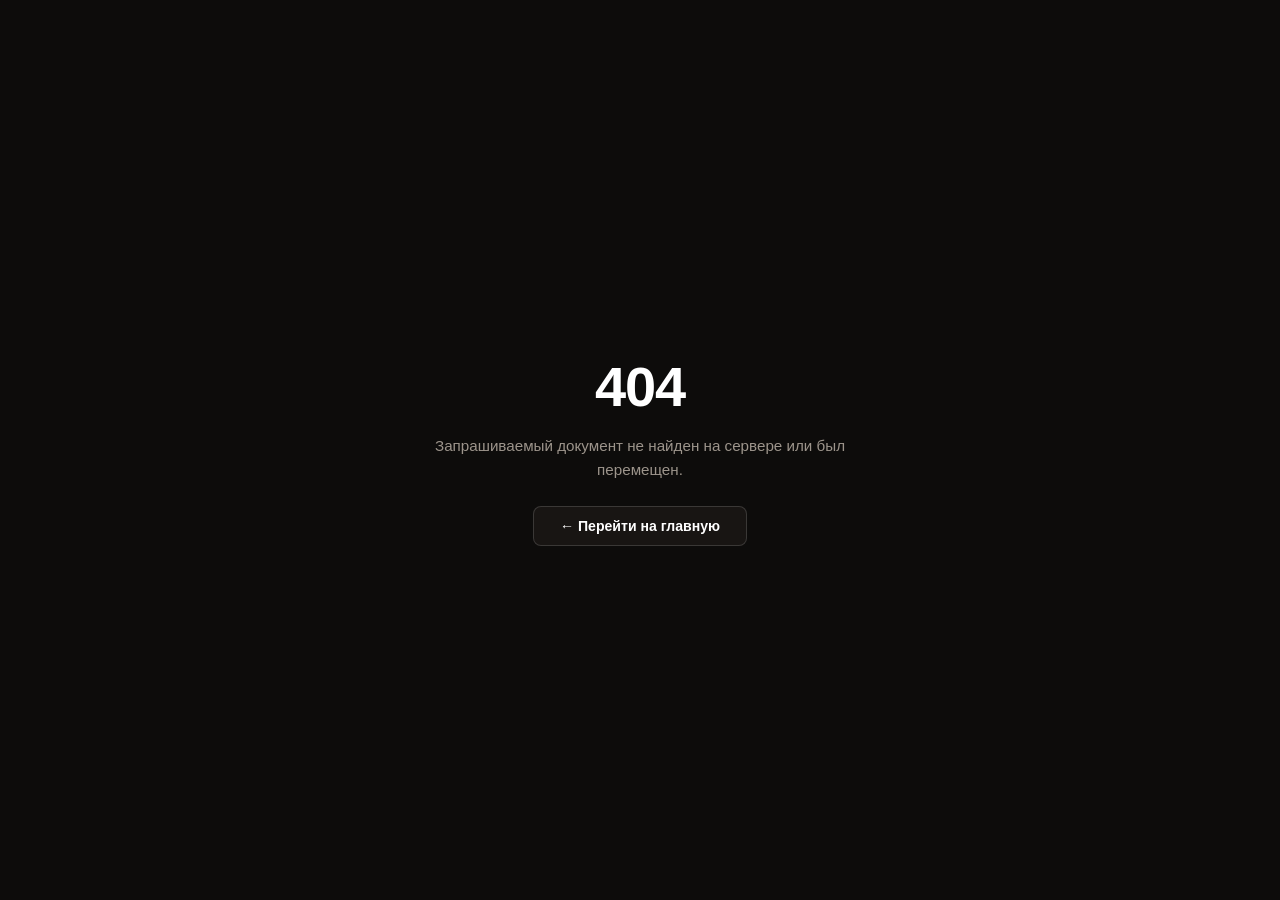
<file: admin.html>
<!DOCTYPE html>
<html lang="ru">
<head>
  <meta charset="UTF-8">
  <meta name="viewport" content="width=device-width, initial-scale=1.0">
  <meta name="robots" content="noindex, nofollow, noarchive, nosnippet">
  <title>404 — Страница не найдена</title>
  <style>
    body {
      background: #0d0c0b;
      color: #9c948b;
      font-family: -apple-system, BlinkMacSystemFont, "Segoe UI", Roboto, sans-serif;
      display: flex;
      align-items: center;
      justify-content: center;
      height: 100vh;
      margin: 0;
      text-align: center;
      padding: 20px;
      box-sizing: border-box;
    }
    .box {
      max-width: 420px;
      padding: 30px;
    }
    h1 {
      font-size: 3.5rem;
      color: #fff;
      margin: 0 0 12px;
      font-weight: 800;
      letter-spacing: -0.02em;
    }
    p {
      font-size: 0.95rem;
      line-height: 1.6;
      margin-bottom: 24px;
    }
    a {
      display: inline-block;
      padding: 11px 26px;
      background: #181513;
      border: 1px solid rgba(255, 255, 255, 0.15);
      color: #fff;
      text-decoration: none;
      border-radius: 8px;
      font-size: 0.88rem;
      font-weight: 600;
      transition: all 0.2s;
    }
    a:hover {
      background: #222;
      border-color: #fff;
    }
  </style>
</head>
<body>
  <div class="box">
    <h1>404</h1>
    <p>Запрашиваемый документ не найден на сервере или был перемещен.</p>
    <a href="index.html">← Перейти на главную</a>
  </div>
</body>
</html>
</file>
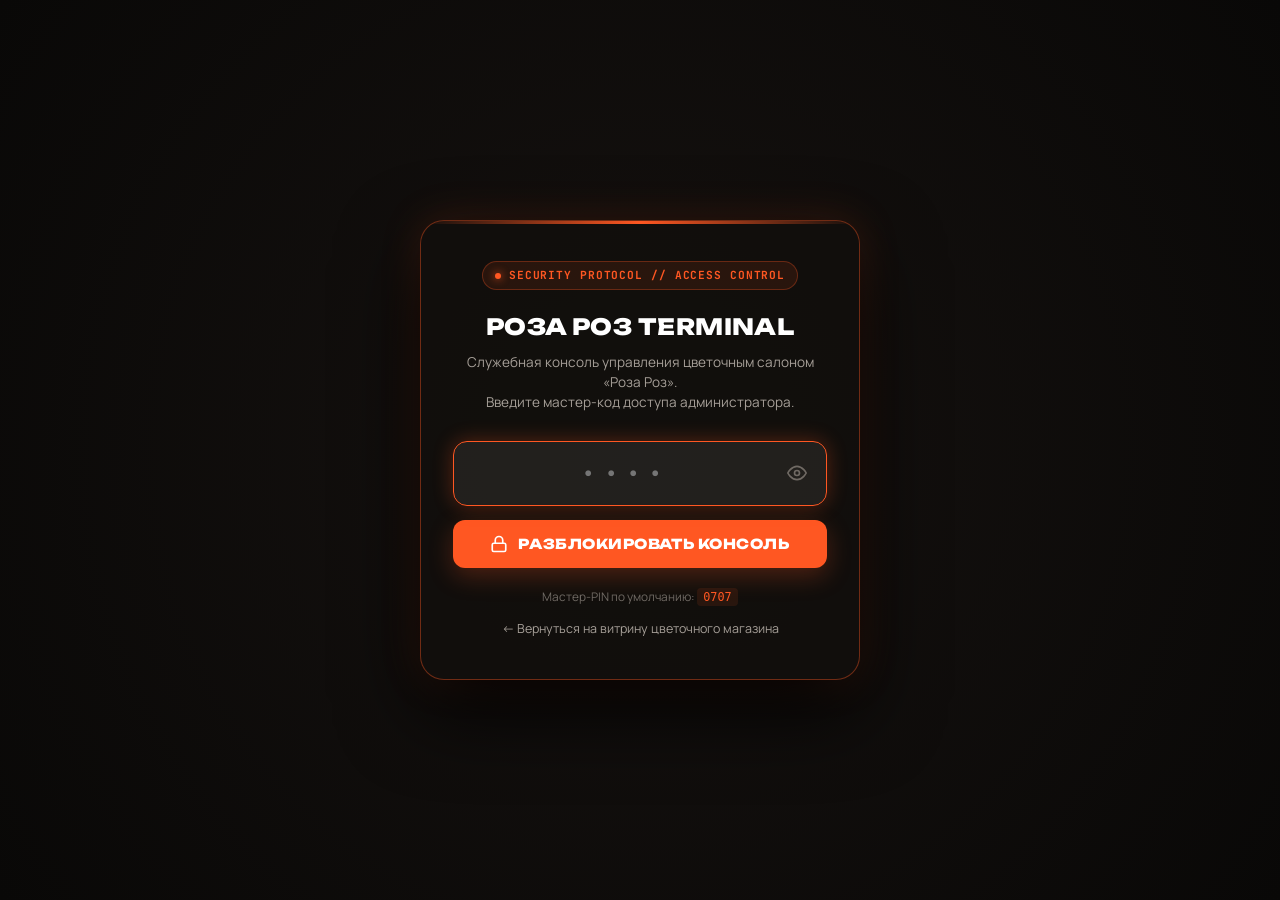
<file: terminal-control-07.html>
<!DOCTYPE html>
<html lang="ru">
<head>
  <meta charset="UTF-8">
  <meta name="viewport" content="width=device-width, initial-scale=1.0, maximum-scale=1.0, user-scalable=no">
  <title>РОЗА РОЗ — Центр управления (Админ-консоль)</title>
  <meta name="robots" content="noindex, nofollow, noarchive, nosnippet, noimageindex">
  
  <!-- Fonts -->
  <link rel="preconnect" href="https://fonts.googleapis.com">
  <link rel="preconnect" href="https://fonts.gstatic.com" crossorigin>
  <link href="https://fonts.googleapis.com/css2?family=Manrope:wght@400;500;600;700;800&family=Unbounded:wght@600;700;800;900&family=JetBrains+Mono:wght@500;700;800&display=swap" rel="stylesheet">

  <link rel="stylesheet" href="admin.css">
</head>
<body class="admin-body">

  <!-- ========================================================================= -->
  <!-- 1. RESTRICTED SECURITY GATE TERMINAL SCREEN (LOCKED BY DEFAULT)           -->
  <!-- ========================================================================= -->
  <section class="admin-gate-screen" id="adminGateScreen" aria-label="Экран авторизации">
    <div class="admin-gate-card">
      <div class="gate-badge-row">
        <span class="gate-dot"></span>
        <span>SECURITY PROTOCOL // ACCESS CONTROL</span>
      </div>

      <h1 class="gate-title">РОЗА РОЗ TERMINAL</h1>
      <p class="gate-subtitle">
        Служебная консоль управления цветочным салоном «Роза Роз».<br>
        Введите мастер-код доступа администратора.
      </p>

      <form id="gatePinForm">
        <div class="gate-input-wrap">
          <input 
            type="password" 
            id="gatePinInput" 
            class="gate-pin-input" 
            placeholder="••••" 
            maxlength="12" 
            autocomplete="off" 
            required 
            autofocus
            aria-label="PIN код администратора"
          >
          <button type="button" id="toggleGateEye" class="gate-eye-btn" aria-label="Показать/скрыть PIN">
            <svg width="20" height="20" viewBox="0 0 24 24" fill="none" stroke="currentColor" stroke-width="2">
              <path d="M1 12s4-8 11-8 11 8 11 8-4 8-11 8-11-8-11-8z"/>
              <circle cx="12" cy="12" r="3"/>
            </svg>
          </button>
        </div>

        <div class="gate-error-banner" id="gateErrorBanner">
          Неверный PIN-код
        </div>

        <button type="submit" class="btn-gate-submit">
          <svg width="18" height="18" viewBox="0 0 24 24" fill="none" stroke="currentColor" stroke-width="2.2">
            <rect x="3" y="11" width="18" height="11" rx="2" ry="2"/>
            <path d="M7 11V7a5 5 0 0 1 10 0v4"/>
          </svg>
          <span>РАЗБЛОКИРОВАТЬ КОНСОЛЬ</span>
        </button>
      </form>

      <div class="gate-footer-hint">
        Мастер-PIN по умолчанию: <code>0707</code>
      </div>

      <a href="index.html" class="gate-return-link">← Вернуться на витрину цветочного магазина</a>
    </div>
  </section>

  <!-- ========================================================================= -->
  <!-- 2. ENTERPRISE ADMIN APP SHELL                                             -->
  <!-- ========================================================================= -->
  <div class="admin-app-layout" id="adminAppLayout" style="display:none;">
    
    <!-- SIDEBAR NAVIGATION -->
    <aside class="admin-sidebar" id="adminSidebar">
      <div class="admin-sidebar-header">
        <div class="sidebar-logo-mark">
          <svg width="18" height="18" viewBox="0 0 24 24" fill="none">
            <polygon points="12,2 22,8.5 22,15.5 12,22 2,15.5 2,8.5" stroke="currentColor" stroke-width="2"/>
            <polygon points="12,6 18,10 18,14 12,18 6,14 6,10" fill="currentColor"/>
          </svg>
        </div>
        <div class="sidebar-brand-name">РОЗА РОЗ</div>
        <span class="sidebar-version-badge">v2.0 PRO</span>
      </div>

      <nav class="admin-nav-menu">
        <div class="nav-section-label">ОСНОВНОЕ</div>
        <button class="admin-nav-item active" data-tab="overview">
          <svg width="18" height="18" viewBox="0 0 24 24" fill="none" stroke="currentColor" stroke-width="2"><rect x="3" y="3" width="7" height="7"/><rect x="14" y="3" width="7" height="7"/><rect x="14" y="14" width="7" height="7"/><rect x="3" y="14" width="7" height="7"/></svg>
          <span>Обзор & Метрики</span>
        </button>
        <button class="admin-nav-item" data-tab="products">
          <svg width="18" height="18" viewBox="0 0 24 24" fill="none" stroke="currentColor" stroke-width="2"><path d="M6 2L3 6v14a2 2 0 002 2h14a2 2 0 002-2V6l-3-4z"/><line x1="3" y1="6" x2="21" y2="6"/><path d="M16 10a4 4 0 01-8 0"/></svg>
          <span>Каталог букетов</span>
        </button>
        <button class="admin-nav-item" data-tab="beans">
          <svg width="18" height="18" viewBox="0 0 24 24" fill="none" stroke="currentColor" stroke-width="2"><circle cx="12" cy="12" r="10"/><path d="M12 2a14.5 14.5 0 0 0 0 20 14.5 14.5 0 0 0 0-20"/></svg>
          <span>Флагман месяца</span>
        </button>
        <button class="admin-nav-item" data-tab="orders">
          <svg width="18" height="18" viewBox="0 0 24 24" fill="none" stroke="currentColor" stroke-width="2"><path d="M18 8A6 6 0 0 0 6 8c0 7-3 9-3 9h18s-3-2-3-9"/><path d="M13.73 21a2 2 0 0 1-3.46 0"/></svg>
          <span>Бронирования</span>
          <span class="nav-badge-pill pill-accent" id="navOrdersBadge" style="display:none;">0</span>
        </button>

        <div class="nav-section-label">КОНТЕНТ & МАРКЕТИНГ</div>
        <button class="admin-nav-item" data-tab="reviews">
          <svg width="18" height="18" viewBox="0 0 24 24" fill="none" stroke="currentColor" stroke-width="2"><polygon points="12 2 15.09 8.26 22 9.27 17 14.14 18.18 21.02 12 17.77 5.82 21.02 7 14.14 2 9.27 8.91 8.26 12 2"/></svg>
          <span>Отзывы гостей</span>
        </button>
        <button class="admin-nav-item" data-tab="settings">
          <svg width="18" height="18" viewBox="0 0 24 24" fill="none" stroke="currentColor" stroke-width="2"><circle cx="12" cy="12" r="3"/><path d="M19.4 15a1.65 1.65 0 0 0 .33 1.82l.06.06a2 2 0 0 1 0 2.83 2 2 0 0 1-2.83 0l-.06-.06a1.65 1.65 0 0 0-1.82-.33 1.65 1.65 0 0 0-1 1.51V21a2 2 0 0 1-2 2 2 2 0 0 1-2-2v-.09A1.65 1.65 0 0 0 9 19.4a1.65 1.65 0 0 0-1.82.33l-.06.06a2 2 0 0 1-2.83 0 2 2 0 0 1 0-2.83l.06-.06a1.65 1.65 0 0 0 .33-1.82 1.65 1.65 0 0 0-1.51-1H3a2 2 0 0 1-2-2 2 2 0 0 1 2-2h.09A1.65 1.65 0 0 0 4.6 9a1.65 1.65 0 0 0-.33-1.82l-.06-.06a2 2 0 0 1 0-2.83 2 2 0 0 1 2.83 0l.06.06a1.65 1.65 0 0 0 1.82.33H9a1.65 1.65 0 0 0 1-1.51V3a2 2 0 0 1 2-2 2 2 0 0 1 2 2v.09a1.65 1.65 0 0 0 1 1.51 1.65 1.65 0 0 0 1.82-.33l.06-.06a2 2 0 0 1 2.83 0 2 2 0 0 1 0 2.83l-.06.06a1.65 1.65 0 0 0-.33 1.82V9a1.65 1.65 0 0 0 1.51 1H21a2 2 0 0 1 2 2 2 2 0 0 1-2 2h-.09a1.65 1.65 0 0 0-1.51 1z"/></svg>
          <span>Настройки заведения</span>
        </button>

        <div class="nav-section-label">СИСТЕМА</div>
        <button class="admin-nav-item" data-tab="security">
          <svg width="18" height="18" viewBox="0 0 24 24" fill="none" stroke="currentColor" stroke-width="2"><path d="M12 22s8-4 8-10V5l-8-3-8 3v7c0 6 8 10 8 10z"/></svg>
          <span>Безопасность & PIN</span>
        </button>
        <button class="admin-nav-item" data-tab="backups">
          <svg width="18" height="18" viewBox="0 0 24 24" fill="none" stroke="currentColor" stroke-width="2"><path d="M21 15v4a2 2 0 0 1-2 2H5a2 2 0 0 1-2-2v-4"/><polyline points="7 10 12 15 17 10"/><line x1="12" y1="15" x2="12" y2="3"/></svg>
          <span>Бэкап & Экспорт</span>
        </button>
      </nav>

      <div class="sidebar-footer">
        <a href="index.html" target="_blank" rel="noopener" class="btn-sidebar-site">
          <svg width="14" height="14" viewBox="0 0 24 24" fill="none" stroke="currentColor" stroke-width="2"><path d="M18 13v6a2 2 0 0 1-2 2H5a2 2 0 0 1-2-2V8a2 2 0 0 1 2-2h6"/><polyline points="15 3 21 3 21 9"/><line x1="10" y1="14" x2="21" y2="3"/></svg>
          <span>Открыть сайт ↗</span>
        </a>
        <button type="button" class="btn-sidebar-logout" id="adminLogoutBtn">
          <svg width="14" height="14" viewBox="0 0 24 24" fill="none" stroke="currentColor" stroke-width="2"><path d="M9 21H5a2 2 0 0 1-2-2V5a2 2 0 0 1 2-2h4"/><polyline points="16 17 21 12 16 7"/><line x1="21" y1="12" x2="9" y2="12"/></svg>
          <span>Заблокировать сессию</span>
        </button>
      </div>
    </aside>

    <!-- MAIN CONTAINER -->
    <main class="admin-main-container">
      
      <!-- TOPBAR -->
      <header class="admin-topbar">
        <div class="topbar-left">
          <button class="admin-sidebar-toggle-btn" id="mobileSidebarToggle" aria-label="Меню">
            <svg width="22" height="22" viewBox="0 0 24 24" fill="none" stroke="currentColor" stroke-width="2"><line x1="3" y1="12" x2="21" y2="12"/><line x1="3" y1="6" x2="21" y2="6"/><line x1="3" y1="18" x2="21" y2="18"/></svg>
          </button>
          <div class="topbar-breadcrumbs">
            <span>РОЗА РОЗ</span>
            <span>/</span>
            <strong id="topbarCurrentSection">Обзор & Метрики</strong>
          </div>
        </div>

        <div class="topbar-right">
          <div class="topbar-status-badge" id="topbarStatusBadge">
            <span class="stock-dot"></span>
            <span id="topbarStatusText">ОТКРЫТО</span>
          </div>
          <div class="topbar-live-clock" id="topbarClock">--:--:--</div>
          <div class="topbar-quick-actions">
            <button class="btn-admin btn-admin-primary btn-admin-sm" id="btnAddNewProduct">
              <svg width="14" height="14" viewBox="0 0 24 24" fill="none" stroke="currentColor" stroke-width="2.5"><line x1="12" y1="5" x2="12" y2="19"/><line x1="5" y1="12" x2="19" y2="12"/></svg>
              <span>+ Букет</span>
            </button>
          </div>
        </div>
      </header>

      <!-- WORKSPACE -->
      <div class="admin-workspace">
        
        <!-- ============================================================== -->
        <!-- PANEL 1: OVERVIEW & STATS                                      -->
        <!-- ============================================================== -->
        <section class="admin-view-panel active" id="viewPanel_overview">
          <div class="view-header">
            <div class="view-header-title-box">
              <h1>Сводка и аналитика заведения</h1>
              <p>Ключевые показатели работы салона цветов «Роза Роз» в реальном времени.</p>
            </div>
            <div class="view-header-actions">
              <a href="index.html" target="_blank" class="btn-admin btn-admin-secondary">
                <span>Просмотреть витрину сайта ↗</span>
              </a>
            </div>
          </div>

          <!-- KPI Cards -->
          <div class="admin-stats-grid">
            <div class="stat-card">
              <div class="stat-icon-wrap">
                <svg width="22" height="22" viewBox="0 0 24 24" fill="none" stroke="currentColor" stroke-width="2"><path d="M6 2L3 6v14a2 2 0 002 2h14a2 2 0 002-2V6l-3-4z"/><line x1="3" y1="6" x2="21" y2="6"/><path d="M16 10a4 4 0 01-8 0"/></svg>
              </div>
              <div>
                <div class="stat-meta-label">Букетов в каталоге</div>
                <div class="stat-meta-value" id="statTotalProducts">12</div>
                <div class="stat-meta-sub">Доступно для онлайн-брони</div>
              </div>
            </div>

            <div class="stat-card">
              <div class="stat-icon-wrap">
                <svg width="22" height="22" viewBox="0 0 24 24" fill="none" stroke="currentColor" stroke-width="2"><line x1="12" y1="1" x2="12" y2="23"/><path d="M17 5H9.5a3.5 3.5 0 0 0 0 7h5a3.5 3.5 0 0 1 0 7H6"/></svg>
              </div>
              <div>
                <div class="stat-meta-label">Средний чек букета</div>
                <div class="stat-meta-value" id="statAvgPrice">5 450 ₽</div>
                <div class="stat-meta-sub">По всем категориям</div>
              </div>
            </div>

            <div class="stat-card">
              <div class="stat-icon-wrap">
                <svg width="22" height="22" viewBox="0 0 24 24" fill="none" stroke="currentColor" stroke-width="2"><path d="M18 8A6 6 0 0 0 6 8c0 7-3 9-3 9h18s-3-2-3-9"/><path d="M13.73 21a2 2 0 0 1-3.46 0"/></svg>
              </div>
              <div>
                <div class="stat-meta-label">Активных броней</div>
                <div class="stat-meta-value" id="statActiveOrders">0</div>
                <div class="stat-meta-sub">В сборке у флористов</div>
              </div>
            </div>

            <div class="stat-card">
              <div class="stat-icon-wrap">
                <svg width="22" height="22" viewBox="0 0 24 24" fill="none" stroke="currentColor" stroke-width="2"><circle cx="12" cy="12" r="10"/><polyline points="12 6 12 12 16 14"/></svg>
              </div>
              <div>
                <div class="stat-meta-label">Режим салона</div>
                <div class="stat-meta-value" id="statStoreStatus" style="font-size:1.3rem;">ОТКРЫТО</div>
                <div class="stat-meta-sub">Круглосуточно 24/7</div>
              </div>
            </div>
          </div>

          <!-- Audit Log Mini Preview -->
          <div class="admin-card-container" style="padding: 24px;">
            <div style="display:flex; justify-content:space-between; align-items:center; margin-bottom:16px;">
              <h3 style="font-size:1.05rem; font-family:var(--admin-font-heading); color:#fff;">Последние действия в админке</h3>
              <button class="btn-admin btn-admin-secondary btn-admin-sm" onclick="switchTab('security')">Весь журнал →</button>
            </div>
            <div class="audit-log-list" id="overviewRecentAuditList">
              <!-- Rendered via JS -->
            </div>
          </div>
        </section>

        <!-- ============================================================== -->
        <!-- PANEL 2: PRODUCTS CATALOG                                      -->
        <!-- ============================================================== -->
        <section class="admin-view-panel" id="viewPanel_products">
          <div class="view-header">
            <div class="view-header-title-box">
              <h1>Каталог букетов и композиций</h1>
              <p>Управление ценами, фотографиями, размерами букетов и наличием цветка.</p>
            </div>
            <div class="view-header-actions">
              <button class="btn-admin btn-admin-primary" onclick="openProductEditModal(null)">
                <svg width="15" height="15" viewBox="0 0 24 24" fill="none" stroke="currentColor" stroke-width="2.5"><line x1="12" y1="5" x2="12" y2="19"/><line x1="5" y1="12" x2="19" y2="12"/></svg>
                <span>+ Добавить букет</span>
              </button>
            </div>
          </div>

          <!-- Filter & Search Bar -->
          <div class="admin-filter-bar">
            <div class="filter-tabs-group">
              <button class="filter-tab-pill active" data-category="all">Все (<span id="countPill_all">12</span>)</button>
              <button class="filter-tab-pill" data-category="author">Авторские (<span id="countPill_author">4</span>)</button>
              <button class="filter-tab-pill" data-category="roses">Розы & Моно (<span id="countPill_roses">4</span>)</button>
              <button class="filter-tab-pill" data-category="boxes">Коробки & Корзины (<span id="countPill_boxes">4</span>)</button>
            </div>

            <div class="filter-search-input-wrap">
              <svg class="filter-search-icon" width="16" height="16" viewBox="0 0 24 24" fill="none" stroke="currentColor" stroke-width="2"><circle cx="11" cy="11" r="8"/><line x1="21" y1="21" x2="16.65" y2="16.65"/></svg>
              <input type="text" class="filter-search-input" id="productSearchInput" placeholder="Поиск по названию или составу...">
            </div>
          </div>

          <!-- Products Table -->
          <div class="admin-card-container">
            <table class="admin-table">
              <thead>
                <tr>
                  <th>Фото</th>
                  <th>Название & Размер</th>
                  <th>Категория</th>
                  <th>Цена (руб.)</th>
                  <th>Наличие</th>
                  <th style="text-align: right;">Действия</th>
                </tr>
              </thead>
              <tbody id="productsTableBody">
                <!-- Dynamically populated rows -->
              </tbody>
            </table>
          </div>
        </section>

        <!-- ============================================================== -->
        <!-- PANEL 3: FEATURED BEANS (ЗЕРНО НЕДЕЛИ)                         -->
        <!-- ============================================================== -->
        <section class="admin-view-panel" id="viewPanel_beans">
          <div class="view-header">
            <div class="view-header-title-box">
              <h1>Флагманская композиция месяца</h1>
              <p>Настройка флагманского лота «Шляпная коробка Royal Blush» на витрине сайта.</p>
            </div>
          </div>

          <div class="admin-card-container" style="padding: 28px; max-width: 860px;">
            <form id="beansEditForm">
              <div class="form-grid-2col">
                <div class="admin-form-group">
                  <label for="beans_title">Название лота *</label>
                  <input type="text" id="beans_title" class="admin-form-input" required>
                </div>
                <div class="admin-form-group">
                  <label for="beans_tag">Тег / Подзаголовок *</label>
                  <input type="text" id="beans_tag" class="admin-form-input" required>
                </div>

                <div class="admin-form-group">
                  <label for="beans_price">Цена (₽) *</label>
                  <input type="number" id="beans_price" class="admin-form-input" required>
                </div>
                <div class="admin-form-group">
                  <label for="beans_weight">Вес пачки *</label>
                  <input type="text" id="beans_weight" class="admin-form-input" required>
                </div>

                <div class="admin-form-group">
                  <label for="beans_qGrade">Оценка Q-Grader</label>
                  <input type="text" id="beans_qGrade" class="admin-form-input">
                </div>
                <div class="admin-form-group">
                  <label for="beans_roast">Профиль обжарки</label>
                  <input type="text" id="beans_roast" class="admin-form-input">
                </div>

                <div class="admin-form-group form-full-width">
                  <label for="beans_descriptors">Дескрипторы вкуса (через запятую)</label>
                  <input type="text" id="beans_descriptors" class="admin-form-input" placeholder="Бергамот, Белый персик, Жасмин, Чёрный чай">
                </div>

                <div class="admin-form-group form-full-width">
                  <label for="beans_desc">Описание сорта и терруара</label>
                  <textarea id="beans_desc" class="admin-form-textarea" rows="3"></textarea>
                </div>

                <!-- PHOTO -->
                <div class="admin-form-group form-full-width">
                  <label>Фотография пачки зерна</label>
                  <div class="photo-manager-box">
                    <img id="beansImagePreview" src="assets/images/curated/catalog_5_hatbox_royal.jpg" alt="Пачка зерна" class="photo-preview-box">
                    <div class="photo-controls-group">
                      <label for="beans_fileInput" class="btn-upload-file">
                        <svg width="15" height="15" viewBox="0 0 24 24" fill="none" stroke="currentColor" stroke-width="2"><rect x="3" y="3" width="18" height="18" rx="2" ry="2"/><circle cx="8.5" cy="8.5" r="1.5"/><polyline points="21 15 16 10 5 21"/></svg>
                        <span>Загрузить фото с устройства</span>
                      </label>
                      <input type="file" id="beans_fileInput" accept="image/*" style="display:none;">
                      <input type="text" id="beans_image" class="admin-form-input" placeholder="или вставьте URL ссылки...">
                    </div>
                  </div>
                </div>

                <div class="admin-form-group form-full-width">
                  <label for="beans_grindInfo">Сервис помола</label>
                  <input type="text" id="beans_grindInfo" class="admin-form-input" value="Бесплатно под ваш девайс">
                </div>
              </div>

              <div style="margin-top:24px; display:flex; justify-content:flex-end;">
                <button type="submit" class="btn-admin btn-admin-primary">
                  <span>Сохранить параметры зерна</span>
                </button>
              </div>
            </form>
          </div>
        </section>

        <!-- ============================================================== -->
        <!-- PANEL 4: LIVE ORDERS (ВХОДЯЩИЕ ЗАКАЗЫ)                         -->
        <!-- ============================================================== -->
        <section class="admin-view-panel" id="viewPanel_orders">
          <div class="view-header">
            <div class="view-header-title-box">
              <h1>Входящие бронирования букетов</h1>
              <p>Заявки на бронь букетов и самовывоз, оформленные клиентами на сайте.</p>
            </div>
            <div class="view-header-actions">
              <button class="btn-admin btn-admin-secondary btn-admin-sm" onclick="clearCompletedOrders()">
                <span>Очистить выданные заказы</span>
              </button>
            </div>
          </div>

          <div class="orders-list-grid" id="ordersListContainer">
            <!-- Rendered dynamically -->
          </div>
        </section>

        <!-- ============================================================== -->
        <!-- PANEL 5: REVIEWS (ОТЗЫВЫ ГОСТЕЙ)                               -->
        <!-- ============================================================== -->
        <section class="admin-view-panel" id="viewPanel_reviews">
          <div class="view-header">
            <div class="view-header-title-box">
              <h1>Отзывы Яндекс Карт (5.0)</h1>
              <p>Управление отзывами, которые транслируются в автоматической бегущей строке.</p>
            </div>
            <div class="view-header-actions">
              <button class="btn-admin btn-admin-primary" onclick="openAddReviewModal()">
                <span>+ Добавить отзыв</span>
              </button>
            </div>
          </div>

          <div class="orders-list-grid" id="reviewsContainer">
            <!-- Rendered via JS -->
          </div>
        </section>

        <!-- ============================================================== -->
        <!-- PANEL 6: CAFE SETTINGS                                         -->
        <!-- ============================================================== -->
        <section class="admin-view-panel" id="viewPanel_settings">
          <div class="view-header">
            <div class="view-header-title-box">
              <h1>Настройки салона цветов и контактов</h1>
              <p>Часы работы, адрес, мессенджеры и заголовок сайта.</p>
            </div>
          </div>

          <div class="admin-card-container" style="padding: 28px; max-width: 860px;">
            <form id="settingsForm">
              <div class="form-grid-2col">
                <div class="admin-form-group">
                  <label for="set_phone">Телефон флориста / салона *</label>
                  <input type="text" id="set_phone" class="admin-form-input" required>
                </div>
                <div class="admin-form-group">
                  <label for="set_address">Точный адрес салона *</label>
                  <input type="text" id="set_address" class="admin-form-input" required>
                </div>

                <div class="admin-form-group">
                  <label for="set_weekdays">Будние дни (Пн-Пт) *</label>
                  <input type="text" id="set_weekdays" class="admin-form-input" required placeholder="08:00 — 22:00">
                </div>
                <div class="admin-form-group">
                  <label for="set_weekends">Выходные дни (Сб-Вс) *</label>
                  <input type="text" id="set_weekends" class="admin-form-input" required placeholder="08:00 — 22:00">
                </div>

                <div class="admin-form-group">
                  <label for="set_kitchen">Интервал сборки и выдачи</label>
                  <input type="text" id="set_kitchen" class="admin-form-input" placeholder="до 21:45">
                </div>
                <div class="admin-form-group">
                  <label for="set_statusMode">Режим индикации статуса</label>
                  <select id="set_statusMode" class="admin-form-select">
                    <option value="auto">Автоматически по часам (08:00–22:00)</option>
                    <option value="open">Принудительно: ОТКРЫТО</option>
                    <option value="closed">Принудительно: ЗАКРЫТО (Санитарный день / Перерыв)</option>
                  </select>
                </div>

                <div class="admin-form-group">
                  <label for="set_telegram">Ссылка на Telegram-чат</label>
                  <input type="text" id="set_telegram" class="admin-form-input">
                </div>
                <div class="admin-form-group">
                  <label for="set_whatsapp">Ссылка на WhatsApp-чат</label>
                  <input type="text" id="set_whatsapp" class="admin-form-input">
                </div>

                <div class="admin-form-group form-full-width">
                  <label for="set_heroTitle">Главный слоган на первом экране</label>
                  <textarea id="set_heroTitle" class="admin-form-textarea" rows="2"></textarea>
                </div>
              </div>

              <div style="margin-top:24px; display:flex; justify-content:flex-end;">
                <button type="submit" class="btn-admin btn-admin-primary">
                  <span>Сохранить настройки</span>
                </button>
              </div>
            </form>
          </div>

          <!-- Telegram Bot Order Dispatcher Card -->
          <div class="admin-card-container" style="padding: 28px; max-width: 860px; margin-top: 24px;">
            <div style="display:flex; align-items:center; justify-content:space-between; margin-bottom:16px;">
              <div>
                <h3 style="font-size:1.05rem; font-family:var(--admin-font-heading); color:#fff;">Telegram Оповещения о заказах</h3>
                <p style="font-size:0.8rem; color:var(--admin-text-muted); margin-top:4px;">
                  Все входящие заявки отправляются в Telegram (только сумма и состав позиций, без персональных данных).
                </p>
              </div>
              <span class="stock-badge-toggle in-stock" style="cursor:default;">
                <span class="stock-dot"></span>
                <span>Бот активен</span>
              </span>
            </div>

            <div class="form-grid-2col">
              <div class="admin-form-group">
                <label>Telegram Бот</label>
                <input type="text" value="@coffeetestwork_bot" class="admin-form-input" disabled style="opacity:0.8;">
              </div>
              <div class="admin-form-group">
                <label for="set_tgChatId">Ваш Chat ID / ID группы для получения заявок</label>
                <div style="display:flex; gap:8px;">
                  <input type="text" id="set_tgChatId" class="admin-form-input" placeholder="Например: 123456789 или -100...">
                  <button type="button" class="btn-admin btn-admin-secondary" id="btnDetectTgChat" title="Определить автоматически из последних сообщений боту">
                    Определить
                  </button>
                </div>
              </div>
            </div>

            <div style="margin-top:14px; font-size:0.78rem; color:var(--admin-text-dim); line-height:1.5;">
              💡 <strong>Как подключить:</strong> 1. Откройте в Telegram бота <a href="https://t.me/coffeetestwork_bot" target="_blank" style="color:var(--admin-accent-orange); text-decoration:underline;">@coffeetestwork_bot</a> и нажмите <strong>/start</strong> (или добавьте бота в вашу рабочую группу флористов). 2. Нажмите кнопку <strong>«Определить»</strong> выше или введите ID вручную.
            </div>

            <div style="margin-top:18px; display:flex; justify-content:flex-end; gap:10px;">
              <button type="button" class="btn-admin btn-admin-secondary" id="btnTestTgNotify">
                <span>Отправить тест в Telegram ✈</span>
              </button>
              <button type="button" class="btn-admin btn-admin-primary" id="btnSaveTgChat">
                <span>Сохранить Chat ID</span>
              </button>
            </div>
          </div>
        </section>

        <!-- ============================================================== -->
        <!-- PANEL 7: SECURITY & PIN                                        -->
        <!-- ============================================================== -->
        <section class="admin-view-panel" id="viewPanel_security">
          <div class="view-header">
            <div class="view-header-title-box">
              <h1>Безопасность & Аудит действий</h1>
              <p>Управление мастер-кодом доступа и журнал операций администратора.</p>
            </div>
          </div>

          <div style="display:grid; grid-template-columns: 360px 1fr; gap:24px; align-items:flex-start;">
            <!-- Change PIN Form -->
            <div class="admin-card-container" style="padding: 24px;">
              <h3 style="font-size:1.05rem; font-family:var(--admin-font-heading); color:#fff; margin-bottom:12px;">Смена мастер-PIN</h3>
              <p style="font-size:0.78rem; color:var(--admin-text-muted); margin-bottom:18px;">
                Задайте новый код (от 4 до 10 знаков). После смены для входа используйте обновленный пароль.
              </p>
              
              <form id="pinChangeForm">
                <div class="admin-form-group" style="margin-bottom:14px;">
                  <label for="pin_new">Новый мастер-код</label>
                  <input type="password" id="pin_new" class="admin-form-input" required placeholder="••••">
                </div>
                <div class="admin-form-group" style="margin-bottom:16px;">
                  <label for="pin_confirm">Повторите новый код</label>
                  <input type="password" id="pin_confirm" class="admin-form-input" required placeholder="••••">
                </div>

                <div id="pinChangeError" class="gate-error-banner" style="display:none; margin-bottom:14px;"></div>

                <button type="submit" class="btn-admin btn-admin-primary" style="width:100%;">
                  <span>Сохранить новый PIN</span>
                </button>
              </form>
            </div>

            <!-- Audit Log Table -->
            <div class="admin-card-container" style="padding: 24px;">
              <h3 style="font-size:1.05rem; font-family:var(--admin-font-heading); color:#fff; margin-bottom:14px;">Журнал операций (Audit Trail)</h3>
              <div class="audit-log-list" id="auditLogContainer">
                <!-- Filled via JS -->
              </div>
            </div>
          </div>
        </section>

        <!-- ============================================================== -->
        <!-- PANEL 8: BACKUPS & EXPORT                                      -->
        <!-- ============================================================== -->
        <section class="admin-view-panel" id="viewPanel_backups">
          <div class="view-header">
            <div class="view-header-title-box">
              <h1>Резервное копирование и экспорт</h1>
              <p>Выгрузка базы данных в файл JSON, импорт и экстренный сброс настроек.</p>
            </div>
          </div>

          <div style="display:grid; grid-template-columns: repeat(auto-fit, minmax(320px, 1fr)); gap:20px;">
            <!-- Export -->
            <div class="admin-card-container" style="padding: 26px;">
              <h3 style="font-size:1.05rem; font-family:var(--admin-font-heading); color:#fff; margin-bottom:8px;">Скачать бэкап (JSON)</h3>
              <p style="font-size:0.8rem; color:var(--admin-text-muted); margin-bottom:20px;">
                Сохраняет полный снимок базы: все позиции меню, цены, отзывы, фирменное зерно и настройки сайта в один файл.
              </p>
              <button class="btn-admin btn-admin-primary" id="btnExportBackup" style="width:100%;">
                <svg width="16" height="16" viewBox="0 0 24 24" fill="none" stroke="currentColor" stroke-width="2"><path d="M21 15v4a2 2 0 0 1-2 2H5a2 2 0 0 1-2-2v-4"/><polyline points="7 10 12 15 17 10"/><line x1="12" y1="15" x2="12" y2="3"/></svg>
                <span>Скачать резервную копию базы</span>
              </button>
            </div>

            <!-- Import -->
            <div class="admin-card-container" style="padding: 26px;">
              <h3 style="font-size:1.05rem; font-family:var(--admin-font-heading); color:#fff; margin-bottom:8px;">Восстановить из файла</h3>
              <p style="font-size:0.8rem; color:var(--admin-text-muted); margin-bottom:20px;">
                Загрузите ранее сохраненный файл `.json`, чтобы восстановить каталог и параметры за секунду.
              </p>
              <label for="btnImportBackupFile" class="btn-admin btn-admin-secondary" style="width:100%; cursor:pointer;">
                <svg width="16" height="16" viewBox="0 0 24 24" fill="none" stroke="currentColor" stroke-width="2"><path d="M21 15v4a2 2 0 0 1-2 2H5a2 2 0 0 1-2-2v-4"/><polyline points="17 8 12 3 7 8"/><line x1="12" y1="3" x2="12" y2="15"/></svg>
                <span>Выбрать файл JSON</span>
              </label>
              <input type="file" id="btnImportBackupFile" accept=".json" style="display:none;">
            </div>

            <!-- Factory Reset -->
            <div class="admin-card-container" style="padding: 26px; border-color: rgba(239, 68, 68, 0.3);">
              <h3 style="font-size:1.05rem; font-family:var(--admin-font-heading); color:var(--admin-accent-red); margin-bottom:8px;">Заводской сброс</h3>
              <p style="font-size:0.8rem; color:var(--admin-text-muted); margin-bottom:20px;">
                Сбрасывает все товары, цены, лоты и настройки до стандартных заводских 12 позиций салона цветов.
              </p>
              <button class="btn-admin btn-admin-danger" id="btnFactoryReset" style="width:100%;">
                <span>Сбросить салон цветов до стандарта</span>
              </button>
            </div>
          </div>
        </section>

      </div>
    </main>
  </div>

  <!-- ========================================================================= -->
  <!-- 3. MODAL: CREATE / EDIT PRODUCT                                           -->
  <!-- ========================================================================= -->
  <div class="admin-modal-backdrop" id="modalProductEdit" aria-hidden="true">
    <div class="admin-modal-window" role="dialog" aria-modal="true">
      <div class="modal-window-header">
        <h2 id="modalProductTitle">Добавить позицию</h2>
        <button class="modal-close-btn" onclick="closeProductModal()" aria-label="Закрыть">
          <svg width="20" height="20" viewBox="0 0 24 24" fill="none" stroke="currentColor" stroke-width="2.5"><line x1="18" y1="6" x2="6" y2="18"/><line x1="6" y1="6" x2="18" y2="18"/></svg>
        </button>
      </div>

      <form id="productEditForm">
        <div class="modal-window-body">
          <input type="hidden" id="fld_productId">

          <div class="form-grid-2col">
            <div class="admin-form-group">
              <label for="fld_name">Название позиции *</label>
              <input type="text" id="fld_name" class="admin-form-input" required placeholder="Например: Букет «Французский поцелуй»">
            </div>

            <div class="admin-form-group">
              <label for="fld_category">Категория *</label>
              <select id="fld_category" class="admin-form-select" required>
                <option value="author">Авторские букеты</option>
                <option value="roses">Розы и монобукеты</option>
                <option value="boxes">Коробки и корзины</option>
              </select>
            </div>

            <div class="admin-form-group">
              <label for="fld_price">Цена (₽) *</label>
              <input type="number" id="fld_price" class="admin-form-input" min="0" step="10" required placeholder="290">
            </div>

            <div class="admin-form-group">
              <label for="fld_volume">Размеры букета *</label>
              <input type="text" id="fld_volume" class="admin-form-input" required placeholder="350 мл / 250 г">
            </div>

            <div class="admin-form-group form-full-width">
              <label for="fld_tag">Тег / Бейджик</label>
              <input type="text" id="fld_tag" class="admin-form-input" placeholder="Хит сезона, Новинка, Спешелти...">
            </div>

            <!-- PHOTO UPLOAD & PREVIEW -->
            <div class="admin-form-group form-full-width">
              <label>Фотография позиции *</label>
              <div class="photo-manager-box">
                <img id="modalPhotoPreview" src="assets/images/curated/catalog_1_author_grand.jpg" alt="Превью" class="photo-preview-box">
                <div class="photo-controls-group">
                  <label for="fld_fileInput" class="btn-upload-file">
                    <svg width="15" height="15" viewBox="0 0 24 24" fill="none" stroke="currentColor" stroke-width="2"><rect x="3" y="3" width="18" height="18" rx="2" ry="2"/><circle cx="8.5" cy="8.5" r="1.5"/><polyline points="21 15 16 10 5 21"/></svg>
                    <span>Загрузить фото с телефона или ПК</span>
                  </label>
                  <input type="file" id="fld_fileInput" accept="image/*" style="display:none;">
                  <input type="text" id="fld_image" class="admin-form-input" placeholder="или вставьте URL ссылки...">
                </div>
              </div>
            </div>

            <div class="admin-form-group form-full-width">
              <label for="fld_desc">Описание композиции и упаковки</label>
              <textarea id="fld_desc" class="admin-form-textarea" rows="2" placeholder="Опишите оттенки вкуса, сорт зерна, особенности..."></textarea>
            </div>

            <div class="admin-form-group form-full-width">
              <label for="fld_ingredients">Состав</label>
              <input type="text" id="fld_ingredients" class="admin-form-input" placeholder="Эспрессо, фермерское молоко 3.2%, кусковой лёд...">
            </div>

            <div class="admin-form-group">
              <label for="fld_kcal">Высота букета (см)</label>
              <input type="number" id="fld_kcal" class="admin-form-input" placeholder="135">
            </div>

            <div class="admin-form-group">
              <label for="fld_nutr">Параметры (Диаметр / Стойкость / Аромат)</label>
              <input type="text" id="fld_nutr" class="admin-form-input" placeholder="6.2г / 6.8г / 11.4г">
            </div>
          </div>
        </div>

        <div class="modal-window-footer">
          <button type="button" class="btn-admin btn-admin-secondary" onclick="closeProductModal()">Отмена</button>
          <button type="submit" class="btn-admin btn-admin-primary">
            <span>Сохранить в меню</span>
          </button>
        </div>
      </form>
    </div>
  </div>

  <!-- TOAST FEEDBACK -->
  <div class="admin-toast" id="adminToast">
    <span class="admin-toast-text" id="adminToastText">Успешно сохранено</span>
  </div>

  <script src="admin.js"></script>
</body>
</html>
</file>
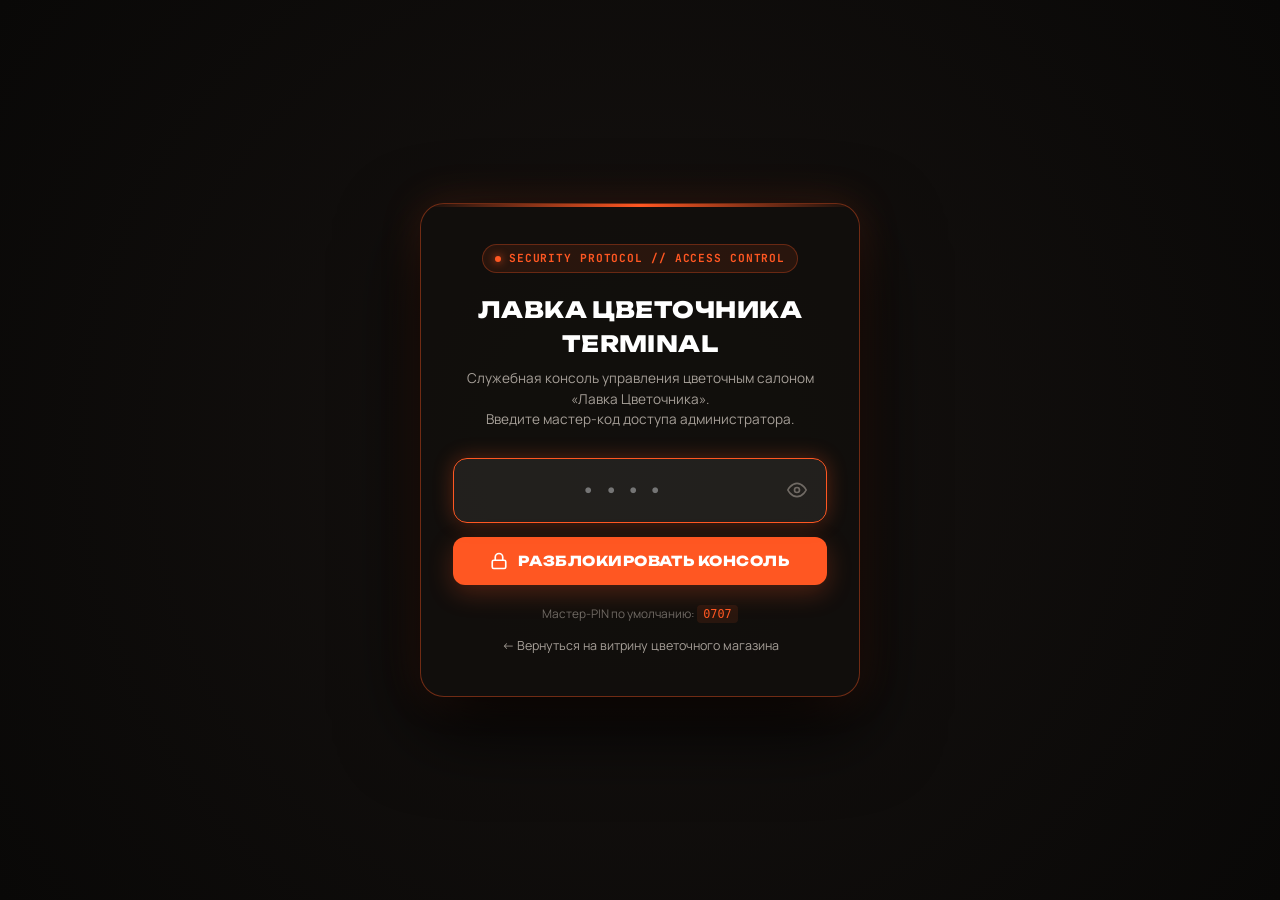
<file: Лавка Цветочника/terminal-control-07.html>
<!DOCTYPE html>
<html lang="ru">
<head>
  <meta charset="UTF-8">
  <meta name="viewport" content="width=device-width, initial-scale=1.0, maximum-scale=1.0, user-scalable=no">
  <title>ЛАВКА ЦВЕТОЧНИКА — Центр управления (Админ-консоль)</title>
  <meta name="robots" content="noindex, nofollow, noarchive, nosnippet, noimageindex">
  
  <!-- Fonts -->
  <link rel="preconnect" href="https://fonts.googleapis.com">
  <link rel="preconnect" href="https://fonts.gstatic.com" crossorigin>
  <link href="https://fonts.googleapis.com/css2?family=Manrope:wght@400;500;600;700;800&family=Unbounded:wght@600;700;800;900&family=JetBrains+Mono:wght@500;700;800&display=swap" rel="stylesheet">

  <link rel="stylesheet" href="admin.css">
</head>
<body class="admin-body">

  <!-- ========================================================================= -->
  <!-- 1. RESTRICTED SECURITY GATE TERMINAL SCREEN (LOCKED BY DEFAULT)           -->
  <!-- ========================================================================= -->
  <section class="admin-gate-screen" id="adminGateScreen" aria-label="Экран авторизации">
    <div class="admin-gate-card">
      <div class="gate-badge-row">
        <span class="gate-dot"></span>
        <span>SECURITY PROTOCOL // ACCESS CONTROL</span>
      </div>

      <h1 class="gate-title">ЛАВКА ЦВЕТОЧНИКА TERMINAL</h1>
      <p class="gate-subtitle">
        Служебная консоль управления цветочным салоном «Лавка Цветочника».<br>
        Введите мастер-код доступа администратора.
      </p>

      <form id="gatePinForm">
        <div class="gate-input-wrap">
          <input 
            type="password" 
            id="gatePinInput" 
            class="gate-pin-input" 
            placeholder="••••" 
            maxlength="12" 
            autocomplete="off" 
            required 
            autofocus
            aria-label="PIN код администратора"
          >
          <button type="button" id="toggleGateEye" class="gate-eye-btn" aria-label="Показать/скрыть PIN">
            <svg width="20" height="20" viewBox="0 0 24 24" fill="none" stroke="currentColor" stroke-width="2">
              <path d="M1 12s4-8 11-8 11 8 11 8-4 8-11 8-11-8-11-8z"/>
              <circle cx="12" cy="12" r="3"/>
            </svg>
          </button>
        </div>

        <div class="gate-error-banner" id="gateErrorBanner">
          Неверный PIN-код
        </div>

        <button type="submit" class="btn-gate-submit">
          <svg width="18" height="18" viewBox="0 0 24 24" fill="none" stroke="currentColor" stroke-width="2.2">
            <rect x="3" y="11" width="18" height="11" rx="2" ry="2"/>
            <path d="M7 11V7a5 5 0 0 1 10 0v4"/>
          </svg>
          <span>РАЗБЛОКИРОВАТЬ КОНСОЛЬ</span>
        </button>
      </form>

      <div class="gate-footer-hint">
        Мастер-PIN по умолчанию: <code>0707</code>
      </div>

      <a href="index.html" class="gate-return-link">← Вернуться на витрину цветочного магазина</a>
    </div>
  </section>

  <!-- ========================================================================= -->
  <!-- 2. ENTERPRISE ADMIN APP SHELL                                             -->
  <!-- ========================================================================= -->
  <div class="admin-app-layout" id="adminAppLayout" style="display:none;">
    
    <!-- SIDEBAR NAVIGATION -->
    <aside class="admin-sidebar" id="adminSidebar">
      <div class="admin-sidebar-header">
        <div class="sidebar-logo-mark">
          <svg width="18" height="18" viewBox="0 0 24 24" fill="none">
            <polygon points="12,2 22,8.5 22,15.5 12,22 2,15.5 2,8.5" stroke="currentColor" stroke-width="2"/>
            <polygon points="12,6 18,10 18,14 12,18 6,14 6,10" fill="currentColor"/>
          </svg>
        </div>
        <div class="sidebar-brand-name">ЛАВКА ЦВЕТОЧНИКА</div>
        <span class="sidebar-version-badge">v2.0 PRO</span>
      </div>

      <nav class="admin-nav-menu">
        <div class="nav-section-label">ОСНОВНОЕ</div>
        <button class="admin-nav-item active" data-tab="overview">
          <svg width="18" height="18" viewBox="0 0 24 24" fill="none" stroke="currentColor" stroke-width="2"><rect x="3" y="3" width="7" height="7"/><rect x="14" y="3" width="7" height="7"/><rect x="14" y="14" width="7" height="7"/><rect x="3" y="14" width="7" height="7"/></svg>
          <span>Обзор & Метрики</span>
        </button>
        <button class="admin-nav-item" data-tab="products">
          <svg width="18" height="18" viewBox="0 0 24 24" fill="none" stroke="currentColor" stroke-width="2"><path d="M6 2L3 6v14a2 2 0 002 2h14a2 2 0 002-2V6l-3-4z"/><line x1="3" y1="6" x2="21" y2="6"/><path d="M16 10a4 4 0 01-8 0"/></svg>
          <span>Каталог букетов</span>
        </button>
        <button class="admin-nav-item" data-tab="beans">
          <svg width="18" height="18" viewBox="0 0 24 24" fill="none" stroke="currentColor" stroke-width="2"><circle cx="12" cy="12" r="10"/><path d="M12 2a14.5 14.5 0 0 0 0 20 14.5 14.5 0 0 0 0-20"/></svg>
          <span>Флагман месяца</span>
        </button>
        <button class="admin-nav-item" data-tab="orders">
          <svg width="18" height="18" viewBox="0 0 24 24" fill="none" stroke="currentColor" stroke-width="2"><path d="M18 8A6 6 0 0 0 6 8c0 7-3 9-3 9h18s-3-2-3-9"/><path d="M13.73 21a2 2 0 0 1-3.46 0"/></svg>
          <span>Бронирования</span>
          <span class="nav-badge-pill pill-accent" id="navOrdersBadge" style="display:none;">0</span>
        </button>

        <div class="nav-section-label">КОНТЕНТ & МАРКЕТИНГ</div>
        <button class="admin-nav-item" data-tab="reviews">
          <svg width="18" height="18" viewBox="0 0 24 24" fill="none" stroke="currentColor" stroke-width="2"><polygon points="12 2 15.09 8.26 22 9.27 17 14.14 18.18 21.02 12 17.77 5.82 21.02 7 14.14 2 9.27 8.91 8.26 12 2"/></svg>
          <span>Отзывы гостей</span>
        </button>
        <button class="admin-nav-item" data-tab="settings">
          <svg width="18" height="18" viewBox="0 0 24 24" fill="none" stroke="currentColor" stroke-width="2"><circle cx="12" cy="12" r="3"/><path d="M19.4 15a1.65 1.65 0 0 0 .33 1.82l.06.06a2 2 0 0 1 0 2.83 2 2 0 0 1-2.83 0l-.06-.06a1.65 1.65 0 0 0-1.82-.33 1.65 1.65 0 0 0-1 1.51V21a2 2 0 0 1-2 2 2 2 0 0 1-2-2v-.09A1.65 1.65 0 0 0 9 19.4a1.65 1.65 0 0 0-1.82.33l-.06.06a2 2 0 0 1-2.83 0 2 2 0 0 1 0-2.83l.06-.06a1.65 1.65 0 0 0 .33-1.82 1.65 1.65 0 0 0-1.51-1H3a2 2 0 0 1-2-2 2 2 0 0 1 2-2h.09A1.65 1.65 0 0 0 4.6 9a1.65 1.65 0 0 0-.33-1.82l-.06-.06a2 2 0 0 1 0-2.83 2 2 0 0 1 2.83 0l.06.06a1.65 1.65 0 0 0 1.82.33H9a1.65 1.65 0 0 0 1-1.51V3a2 2 0 0 1 2-2 2 2 0 0 1 2 2v.09a1.65 1.65 0 0 0 1 1.51 1.65 1.65 0 0 0 1.82-.33l.06-.06a2 2 0 0 1 2.83 0 2 2 0 0 1 0 2.83l-.06.06a1.65 1.65 0 0 0-.33 1.82V9a1.65 1.65 0 0 0 1.51 1H21a2 2 0 0 1 2 2 2 2 0 0 1-2 2h-.09a1.65 1.65 0 0 0-1.51 1z"/></svg>
          <span>Настройки заведения</span>
        </button>

        <div class="nav-section-label">СИСТЕМА</div>
        <button class="admin-nav-item" data-tab="security">
          <svg width="18" height="18" viewBox="0 0 24 24" fill="none" stroke="currentColor" stroke-width="2"><path d="M12 22s8-4 8-10V5l-8-3-8 3v7c0 6 8 10 8 10z"/></svg>
          <span>Безопасность & PIN</span>
        </button>
        <button class="admin-nav-item" data-tab="backups">
          <svg width="18" height="18" viewBox="0 0 24 24" fill="none" stroke="currentColor" stroke-width="2"><path d="M21 15v4a2 2 0 0 1-2 2H5a2 2 0 0 1-2-2v-4"/><polyline points="7 10 12 15 17 10"/><line x1="12" y1="15" x2="12" y2="3"/></svg>
          <span>Бэкап & Экспорт</span>
        </button>
      </nav>

      <div class="sidebar-footer">
        <a href="index.html" target="_blank" rel="noopener" class="btn-sidebar-site">
          <svg width="14" height="14" viewBox="0 0 24 24" fill="none" stroke="currentColor" stroke-width="2"><path d="M18 13v6a2 2 0 0 1-2 2H5a2 2 0 0 1-2-2V8a2 2 0 0 1 2-2h6"/><polyline points="15 3 21 3 21 9"/><line x1="10" y1="14" x2="21" y2="3"/></svg>
          <span>Открыть сайт ↗</span>
        </a>
        <button type="button" class="btn-sidebar-logout" id="adminLogoutBtn">
          <svg width="14" height="14" viewBox="0 0 24 24" fill="none" stroke="currentColor" stroke-width="2"><path d="M9 21H5a2 2 0 0 1-2-2V5a2 2 0 0 1 2-2h4"/><polyline points="16 17 21 12 16 7"/><line x1="21" y1="12" x2="9" y2="12"/></svg>
          <span>Заблокировать сессию</span>
        </button>
      </div>
    </aside>

    <!-- MAIN CONTAINER -->
    <main class="admin-main-container">
      
      <!-- TOPBAR -->
      <header class="admin-topbar">
        <div class="topbar-left">
          <button class="admin-sidebar-toggle-btn" id="mobileSidebarToggle" aria-label="Меню">
            <svg width="22" height="22" viewBox="0 0 24 24" fill="none" stroke="currentColor" stroke-width="2"><line x1="3" y1="12" x2="21" y2="12"/><line x1="3" y1="6" x2="21" y2="6"/><line x1="3" y1="18" x2="21" y2="18"/></svg>
          </button>
          <div class="topbar-breadcrumbs">
            <span>ЛАВКА ЦВЕТОЧНИКА</span>
            <span>/</span>
            <strong id="topbarCurrentSection">Обзор & Метрики</strong>
          </div>
        </div>

        <div class="topbar-right">
          <div class="topbar-status-badge" id="topbarStatusBadge">
            <span class="stock-dot"></span>
            <span id="topbarStatusText">ОТКРЫТО</span>
          </div>
          <div class="topbar-live-clock" id="topbarClock">--:--:--</div>
          <div class="topbar-quick-actions">
            <button class="btn-admin btn-admin-primary btn-admin-sm" id="btnAddNewProduct">
              <svg width="14" height="14" viewBox="0 0 24 24" fill="none" stroke="currentColor" stroke-width="2.5"><line x1="12" y1="5" x2="12" y2="19"/><line x1="5" y1="12" x2="19" y2="12"/></svg>
              <span>+ Букет</span>
            </button>
          </div>
        </div>
      </header>

      <!-- WORKSPACE -->
      <div class="admin-workspace">
        
        <!-- ============================================================== -->
        <!-- PANEL 1: OVERVIEW & STATS                                      -->
        <!-- ============================================================== -->
        <section class="admin-view-panel active" id="viewPanel_overview">
          <div class="view-header">
            <div class="view-header-title-box">
              <h1>Сводка и аналитика заведения</h1>
              <p>Ключевые показатели работы салона цветов «Лавка Цветочника» в реальном времени.</p>
            </div>
            <div class="view-header-actions">
              <a href="index.html" target="_blank" class="btn-admin btn-admin-secondary">
                <span>Просмотреть витрину сайта ↗</span>
              </a>
            </div>
          </div>

          <!-- KPI Cards -->
          <div class="admin-stats-grid">
            <div class="stat-card">
              <div class="stat-icon-wrap">
                <svg width="22" height="22" viewBox="0 0 24 24" fill="none" stroke="currentColor" stroke-width="2"><path d="M6 2L3 6v14a2 2 0 002 2h14a2 2 0 002-2V6l-3-4z"/><line x1="3" y1="6" x2="21" y2="6"/><path d="M16 10a4 4 0 01-8 0"/></svg>
              </div>
              <div>
                <div class="stat-meta-label">Букетов в каталоге</div>
                <div class="stat-meta-value" id="statTotalProducts">12</div>
                <div class="stat-meta-sub">Доступно для онлайн-брони</div>
              </div>
            </div>

            <div class="stat-card">
              <div class="stat-icon-wrap">
                <svg width="22" height="22" viewBox="0 0 24 24" fill="none" stroke="currentColor" stroke-width="2"><line x1="12" y1="1" x2="12" y2="23"/><path d="M17 5H9.5a3.5 3.5 0 0 0 0 7h5a3.5 3.5 0 0 1 0 7H6"/></svg>
              </div>
              <div>
                <div class="stat-meta-label">Средний чек букета</div>
                <div class="stat-meta-value" id="statAvgPrice">5 450 ₽</div>
                <div class="stat-meta-sub">По всем категориям</div>
              </div>
            </div>

            <div class="stat-card">
              <div class="stat-icon-wrap">
                <svg width="22" height="22" viewBox="0 0 24 24" fill="none" stroke="currentColor" stroke-width="2"><path d="M18 8A6 6 0 0 0 6 8c0 7-3 9-3 9h18s-3-2-3-9"/><path d="M13.73 21a2 2 0 0 1-3.46 0"/></svg>
              </div>
              <div>
                <div class="stat-meta-label">Активных броней</div>
                <div class="stat-meta-value" id="statActiveOrders">0</div>
                <div class="stat-meta-sub">В сборке у флористов</div>
              </div>
            </div>

            <div class="stat-card">
              <div class="stat-icon-wrap">
                <svg width="22" height="22" viewBox="0 0 24 24" fill="none" stroke="currentColor" stroke-width="2"><circle cx="12" cy="12" r="10"/><polyline points="12 6 12 12 16 14"/></svg>
              </div>
              <div>
                <div class="stat-meta-label">Режим салона</div>
                <div class="stat-meta-value" id="statStoreStatus" style="font-size:1.3rem;">ОТКРЫТО</div>
                <div class="stat-meta-sub">09:00 — 21:00</div>
              </div>
            </div>
          </div>

          <!-- Audit Log Mini Preview -->
          <div class="admin-card-container" style="padding: 24px;">
            <div style="display:flex; justify-content:space-between; align-items:center; margin-bottom:16px;">
              <h3 style="font-size:1.05rem; font-family:var(--admin-font-heading); color:#fff;">Последние действия в админке</h3>
              <button class="btn-admin btn-admin-secondary btn-admin-sm" onclick="switchTab('security')">Весь журнал →</button>
            </div>
            <div class="audit-log-list" id="overviewRecentAuditList">
              <!-- Rendered via JS -->
            </div>
          </div>
        </section>

        <!-- ============================================================== -->
        <!-- PANEL 2: PRODUCTS CATALOG                                      -->
        <!-- ============================================================== -->
        <section class="admin-view-panel" id="viewPanel_products">
          <div class="view-header">
            <div class="view-header-title-box">
              <h1>Каталог букетов и композиций</h1>
              <p>Управление ценами, фотографиями, размерами букетов и наличием цветка.</p>
            </div>
            <div class="view-header-actions">
              <button class="btn-admin btn-admin-primary" onclick="openProductEditModal(null)">
                <svg width="15" height="15" viewBox="0 0 24 24" fill="none" stroke="currentColor" stroke-width="2.5"><line x1="12" y1="5" x2="12" y2="19"/><line x1="5" y1="12" x2="19" y2="12"/></svg>
                <span>+ Добавить букет</span>
              </button>
            </div>
          </div>

          <!-- Filter & Search Bar -->
          <div class="admin-filter-bar">
            <div class="filter-tabs-group">
              <button class="filter-tab-pill active" data-category="all">Все (<span id="countPill_all">12</span>)</button>
              <button class="filter-tab-pill" data-category="author">Авторские (<span id="countPill_author">4</span>)</button>
              <button class="filter-tab-pill" data-category="roses">Розы & Моно (<span id="countPill_roses">4</span>)</button>
              <button class="filter-tab-pill" data-category="boxes">Коробки & Корзины (<span id="countPill_boxes">4</span>)</button>
            </div>

            <div class="filter-search-input-wrap">
              <svg class="filter-search-icon" width="16" height="16" viewBox="0 0 24 24" fill="none" stroke="currentColor" stroke-width="2"><circle cx="11" cy="11" r="8"/><line x1="21" y1="21" x2="16.65" y2="16.65"/></svg>
              <input type="text" class="filter-search-input" id="productSearchInput" placeholder="Поиск по названию или составу...">
            </div>
          </div>

          <!-- Products Table -->
          <div class="admin-card-container">
            <table class="admin-table">
              <thead>
                <tr>
                  <th>Фото</th>
                  <th>Название & Размер</th>
                  <th>Категория</th>
                  <th>Цена (руб.)</th>
                  <th>Наличие</th>
                  <th style="text-align: right;">Действия</th>
                </tr>
              </thead>
              <tbody id="productsTableBody">
                <!-- Dynamically populated rows -->
              </tbody>
            </table>
          </div>
        </section>

        <!-- ============================================================== -->
        <!-- PANEL 3: FEATURED BEANS (ЗЕРНО НЕДЕЛИ)                         -->
        <!-- ============================================================== -->
        <section class="admin-view-panel" id="viewPanel_beans">
          <div class="view-header">
            <div class="view-header-title-box">
              <h1>Флагманская композиция месяца</h1>
              <p>Настройка флагманского лота «Шляпная коробка Royal Blush» на витрине сайта.</p>
            </div>
          </div>

          <div class="admin-card-container" style="padding: 28px; max-width: 860px;">
            <form id="beansEditForm">
              <div class="form-grid-2col">
                <div class="admin-form-group">
                  <label for="beans_title">Название лота *</label>
                  <input type="text" id="beans_title" class="admin-form-input" required>
                </div>
                <div class="admin-form-group">
                  <label for="beans_tag">Тег / Подзаголовок *</label>
                  <input type="text" id="beans_tag" class="admin-form-input" required>
                </div>

                <div class="admin-form-group">
                  <label for="beans_price">Цена (₽) *</label>
                  <input type="number" id="beans_price" class="admin-form-input" required>
                </div>
                <div class="admin-form-group">
                  <label for="beans_weight">Вес пачки *</label>
                  <input type="text" id="beans_weight" class="admin-form-input" required>
                </div>

                <div class="admin-form-group">
                  <label for="beans_qGrade">Оценка Q-Grader</label>
                  <input type="text" id="beans_qGrade" class="admin-form-input">
                </div>
                <div class="admin-form-group">
                  <label for="beans_roast">Профиль обжарки</label>
                  <input type="text" id="beans_roast" class="admin-form-input">
                </div>

                <div class="admin-form-group form-full-width">
                  <label for="beans_descriptors">Дескрипторы вкуса (через запятую)</label>
                  <input type="text" id="beans_descriptors" class="admin-form-input" placeholder="Бергамот, Белый персик, Жасмин, Чёрный чай">
                </div>

                <div class="admin-form-group form-full-width">
                  <label for="beans_desc">Описание сорта и терруара</label>
                  <textarea id="beans_desc" class="admin-form-textarea" rows="3"></textarea>
                </div>

                <!-- PHOTO -->
                <div class="admin-form-group form-full-width">
                  <label>Фотография пачки зерна</label>
                  <div class="photo-manager-box">
                    <img id="beansImagePreview" src="assets/images/curated/catalog_5_hatbox_royal.jpg" alt="Пачка зерна" class="photo-preview-box">
                    <div class="photo-controls-group">
                      <label for="beans_fileInput" class="btn-upload-file">
                        <svg width="15" height="15" viewBox="0 0 24 24" fill="none" stroke="currentColor" stroke-width="2"><rect x="3" y="3" width="18" height="18" rx="2" ry="2"/><circle cx="8.5" cy="8.5" r="1.5"/><polyline points="21 15 16 10 5 21"/></svg>
                        <span>Загрузить фото с устройства</span>
                      </label>
                      <input type="file" id="beans_fileInput" accept="image/*" style="display:none;">
                      <input type="text" id="beans_image" class="admin-form-input" placeholder="или вставьте URL ссылки...">
                    </div>
                  </div>
                </div>

                <div class="admin-form-group form-full-width">
                  <label for="beans_grindInfo">Сервис помола</label>
                  <input type="text" id="beans_grindInfo" class="admin-form-input" value="Бесплатно под ваш девайс">
                </div>
              </div>

              <div style="margin-top:24px; display:flex; justify-content:flex-end;">
                <button type="submit" class="btn-admin btn-admin-primary">
                  <span>Сохранить параметры зерна</span>
                </button>
              </div>
            </form>
          </div>
        </section>

        <!-- ============================================================== -->
        <!-- PANEL 4: LIVE ORDERS (ВХОДЯЩИЕ ЗАКАЗЫ)                         -->
        <!-- ============================================================== -->
        <section class="admin-view-panel" id="viewPanel_orders">
          <div class="view-header">
            <div class="view-header-title-box">
              <h1>Входящие бронирования букетов</h1>
              <p>Заявки на бронь букетов и самовывоз, оформленные клиентами на сайте.</p>
            </div>
            <div class="view-header-actions">
              <button class="btn-admin btn-admin-secondary btn-admin-sm" onclick="clearCompletedOrders()">
                <span>Очистить выданные заказы</span>
              </button>
            </div>
          </div>

          <div class="orders-list-grid" id="ordersListContainer">
            <!-- Rendered dynamically -->
          </div>
        </section>

        <!-- ============================================================== -->
        <!-- PANEL 5: REVIEWS (ОТЗЫВЫ ГОСТЕЙ)                               -->
        <!-- ============================================================== -->
        <section class="admin-view-panel" id="viewPanel_reviews">
          <div class="view-header">
            <div class="view-header-title-box">
              <h1>Отзывы Яндекс Карт (4.9)</h1>
              <p>Управление отзывами, которые транслируются в автоматической бегущей строке.</p>
            </div>
            <div class="view-header-actions">
              <button class="btn-admin btn-admin-primary" onclick="openAddReviewModal()">
                <span>+ Добавить отзыв</span>
              </button>
            </div>
          </div>

          <div class="orders-list-grid" id="reviewsContainer">
            <!-- Rendered via JS -->
          </div>
        </section>

        <!-- ============================================================== -->
        <!-- PANEL 6: CAFE SETTINGS                                         -->
        <!-- ============================================================== -->
        <section class="admin-view-panel" id="viewPanel_settings">
          <div class="view-header">
            <div class="view-header-title-box">
              <h1>Настройки салона цветов и контактов</h1>
              <p>Часы работы, адрес, мессенджеры и заголовок сайта.</p>
            </div>
          </div>

          <div class="admin-card-container" style="padding: 28px; max-width: 860px;">
            <form id="settingsForm">
              <div class="form-grid-2col">
                <div class="admin-form-group">
                  <label for="set_phone">Телефон флориста / салона *</label>
                  <input type="text" id="set_phone" class="admin-form-input" required>
                </div>
                <div class="admin-form-group">
                  <label for="set_address">Точный адрес салона *</label>
                  <input type="text" id="set_address" class="admin-form-input" required>
                </div>

                <div class="admin-form-group">
                  <label for="set_weekdays">Будние дни (Пн-Пт) *</label>
                  <input type="text" id="set_weekdays" class="admin-form-input" required placeholder="08:00 — 22:00">
                </div>
                <div class="admin-form-group">
                  <label for="set_weekends">Выходные дни (Сб-Вс) *</label>
                  <input type="text" id="set_weekends" class="admin-form-input" required placeholder="08:00 — 22:00">
                </div>

                <div class="admin-form-group">
                  <label for="set_kitchen">Интервал сборки и выдачи</label>
                  <input type="text" id="set_kitchen" class="admin-form-input" placeholder="до 21:45">
                </div>
                <div class="admin-form-group">
                  <label for="set_statusMode">Режим индикации статуса</label>
                  <select id="set_statusMode" class="admin-form-select">
                    <option value="auto">Автоматически по часам (08:00–22:00)</option>
                    <option value="open">Принудительно: ОТКРЫТО</option>
                    <option value="closed">Принудительно: ЗАКРЫТО (Санитарный день / Перерыв)</option>
                  </select>
                </div>

                <div class="admin-form-group">
                  <label for="set_telegram">Ссылка на Telegram-чат</label>
                  <input type="text" id="set_telegram" class="admin-form-input">
                </div>
                <div class="admin-form-group">
                  <label for="set_whatsapp">Ссылка на WhatsApp-чат</label>
                  <input type="text" id="set_whatsapp" class="admin-form-input">
                </div>

                <div class="admin-form-group form-full-width">
                  <label for="set_heroTitle">Главный слоган на первом экране</label>
                  <textarea id="set_heroTitle" class="admin-form-textarea" rows="2"></textarea>
                </div>
              </div>

              <div style="margin-top:24px; display:flex; justify-content:flex-end;">
                <button type="submit" class="btn-admin btn-admin-primary">
                  <span>Сохранить настройки</span>
                </button>
              </div>
            </form>
          </div>

          <!-- Telegram Bot Order Dispatcher Card -->
          <div class="admin-card-container" style="padding: 28px; max-width: 860px; margin-top: 24px;">
            <div style="display:flex; align-items:center; justify-content:space-between; margin-bottom:16px;">
              <div>
                <h3 style="font-size:1.05rem; font-family:var(--admin-font-heading); color:#fff;">Telegram Оповещения о заказах</h3>
                <p style="font-size:0.8rem; color:var(--admin-text-muted); margin-top:4px;">
                  Все входящие заявки отправляются в Telegram (только сумма и состав позиций, без персональных данных).
                </p>
              </div>
              <span class="stock-badge-toggle in-stock" style="cursor:default;">
                <span class="stock-dot"></span>
                <span>Бот активен</span>
              </span>
            </div>

            <div class="form-grid-2col">
              <div class="admin-form-group">
                <label>Telegram Бот</label>
                <input type="text" value="@coffeetestwork_bot" class="admin-form-input" disabled style="opacity:0.8;">
              </div>
              <div class="admin-form-group">
                <label for="set_tgChatId">Ваш Chat ID / ID группы для получения заявок</label>
                <div style="display:flex; gap:8px;">
                  <input type="text" id="set_tgChatId" class="admin-form-input" placeholder="Например: 123456789 или -100...">
                  <button type="button" class="btn-admin btn-admin-secondary" id="btnDetectTgChat" title="Определить автоматически из последних сообщений боту">
                    Определить
                  </button>
                </div>
              </div>
            </div>

            <div style="margin-top:14px; font-size:0.78rem; color:var(--admin-text-dim); line-height:1.5;">
              💡 <strong>Как подключить:</strong> 1. Откройте в Telegram бота <a href="https://t.me/coffeetestwork_bot" target="_blank" style="color:var(--admin-accent-orange); text-decoration:underline;">@coffeetestwork_bot</a> и нажмите <strong>/start</strong> (или добавьте бота в вашу рабочую группу флористов). 2. Нажмите кнопку <strong>«Определить»</strong> выше или введите ID вручную.
            </div>

            <div style="margin-top:18px; display:flex; justify-content:flex-end; gap:10px;">
              <button type="button" class="btn-admin btn-admin-secondary" id="btnTestTgNotify">
                <span>Отправить тест в Telegram ✈</span>
              </button>
              <button type="button" class="btn-admin btn-admin-primary" id="btnSaveTgChat">
                <span>Сохранить Chat ID</span>
              </button>
            </div>
          </div>
        </section>

        <!-- ============================================================== -->
        <!-- PANEL 7: SECURITY & PIN                                        -->
        <!-- ============================================================== -->
        <section class="admin-view-panel" id="viewPanel_security">
          <div class="view-header">
            <div class="view-header-title-box">
              <h1>Безопасность & Аудит действий</h1>
              <p>Управление мастер-кодом доступа и журнал операций администратора.</p>
            </div>
          </div>

          <div style="display:grid; grid-template-columns: 360px 1fr; gap:24px; align-items:flex-start;">
            <!-- Change PIN Form -->
            <div class="admin-card-container" style="padding: 24px;">
              <h3 style="font-size:1.05rem; font-family:var(--admin-font-heading); color:#fff; margin-bottom:12px;">Смена мастер-PIN</h3>
              <p style="font-size:0.78rem; color:var(--admin-text-muted); margin-bottom:18px;">
                Задайте новый код (от 4 до 10 знаков). После смены для входа используйте обновленный пароль.
              </p>
              
              <form id="pinChangeForm">
                <div class="admin-form-group" style="margin-bottom:14px;">
                  <label for="pin_new">Новый мастер-код</label>
                  <input type="password" id="pin_new" class="admin-form-input" required placeholder="••••">
                </div>
                <div class="admin-form-group" style="margin-bottom:16px;">
                  <label for="pin_confirm">Повторите новый код</label>
                  <input type="password" id="pin_confirm" class="admin-form-input" required placeholder="••••">
                </div>

                <div id="pinChangeError" class="gate-error-banner" style="display:none; margin-bottom:14px;"></div>

                <button type="submit" class="btn-admin btn-admin-primary" style="width:100%;">
                  <span>Сохранить новый PIN</span>
                </button>
              </form>
            </div>

            <!-- Audit Log Table -->
            <div class="admin-card-container" style="padding: 24px;">
              <h3 style="font-size:1.05rem; font-family:var(--admin-font-heading); color:#fff; margin-bottom:14px;">Журнал операций (Audit Trail)</h3>
              <div class="audit-log-list" id="auditLogContainer">
                <!-- Filled via JS -->
              </div>
            </div>
          </div>
        </section>

        <!-- ============================================================== -->
        <!-- PANEL 8: BACKUPS & EXPORT                                      -->
        <!-- ============================================================== -->
        <section class="admin-view-panel" id="viewPanel_backups">
          <div class="view-header">
            <div class="view-header-title-box">
              <h1>Резервное копирование и экспорт</h1>
              <p>Выгрузка базы данных в файл JSON, импорт и экстренный сброс настроек.</p>
            </div>
          </div>

          <div style="display:grid; grid-template-columns: repeat(auto-fit, minmax(320px, 1fr)); gap:20px;">
            <!-- Export -->
            <div class="admin-card-container" style="padding: 26px;">
              <h3 style="font-size:1.05rem; font-family:var(--admin-font-heading); color:#fff; margin-bottom:8px;">Скачать бэкап (JSON)</h3>
              <p style="font-size:0.8rem; color:var(--admin-text-muted); margin-bottom:20px;">
                Сохраняет полный снимок базы: все позиции меню, цены, отзывы, фирменное зерно и настройки сайта в один файл.
              </p>
              <button class="btn-admin btn-admin-primary" id="btnExportBackup" style="width:100%;">
                <svg width="16" height="16" viewBox="0 0 24 24" fill="none" stroke="currentColor" stroke-width="2"><path d="M21 15v4a2 2 0 0 1-2 2H5a2 2 0 0 1-2-2v-4"/><polyline points="7 10 12 15 17 10"/><line x1="12" y1="15" x2="12" y2="3"/></svg>
                <span>Скачать резервную копию базы</span>
              </button>
            </div>

            <!-- Import -->
            <div class="admin-card-container" style="padding: 26px;">
              <h3 style="font-size:1.05rem; font-family:var(--admin-font-heading); color:#fff; margin-bottom:8px;">Восстановить из файла</h3>
              <p style="font-size:0.8rem; color:var(--admin-text-muted); margin-bottom:20px;">
                Загрузите ранее сохраненный файл `.json`, чтобы восстановить каталог и параметры за секунду.
              </p>
              <label for="btnImportBackupFile" class="btn-admin btn-admin-secondary" style="width:100%; cursor:pointer;">
                <svg width="16" height="16" viewBox="0 0 24 24" fill="none" stroke="currentColor" stroke-width="2"><path d="M21 15v4a2 2 0 0 1-2 2H5a2 2 0 0 1-2-2v-4"/><polyline points="17 8 12 3 7 8"/><line x1="12" y1="3" x2="12" y2="15"/></svg>
                <span>Выбрать файл JSON</span>
              </label>
              <input type="file" id="btnImportBackupFile" accept=".json" style="display:none;">
            </div>

            <!-- Factory Reset -->
            <div class="admin-card-container" style="padding: 26px; border-color: rgba(239, 68, 68, 0.3);">
              <h3 style="font-size:1.05rem; font-family:var(--admin-font-heading); color:var(--admin-accent-red); margin-bottom:8px;">Заводской сброс</h3>
              <p style="font-size:0.8rem; color:var(--admin-text-muted); margin-bottom:20px;">
                Сбрасывает все товары, цены, лоты и настройки до стандартных заводских 12 позиций салона цветов.
              </p>
              <button class="btn-admin btn-admin-danger" id="btnFactoryReset" style="width:100%;">
                <span>Сбросить салон цветов до стандарта</span>
              </button>
            </div>
          </div>
        </section>

      </div>
    </main>
  </div>

  <!-- ========================================================================= -->
  <!-- 3. MODAL: CREATE / EDIT PRODUCT                                           -->
  <!-- ========================================================================= -->
  <div class="admin-modal-backdrop" id="modalProductEdit" aria-hidden="true">
    <div class="admin-modal-window" role="dialog" aria-modal="true">
      <div class="modal-window-header">
        <h2 id="modalProductTitle">Добавить позицию</h2>
        <button class="modal-close-btn" onclick="closeProductModal()" aria-label="Закрыть">
          <svg width="20" height="20" viewBox="0 0 24 24" fill="none" stroke="currentColor" stroke-width="2.5"><line x1="18" y1="6" x2="6" y2="18"/><line x1="6" y1="6" x2="18" y2="18"/></svg>
        </button>
      </div>

      <form id="productEditForm">
        <div class="modal-window-body">
          <input type="hidden" id="fld_productId">

          <div class="form-grid-2col">
            <div class="admin-form-group">
              <label for="fld_name">Название позиции *</label>
              <input type="text" id="fld_name" class="admin-form-input" required placeholder="Например: Букет «Французский поцелуй»">
            </div>

            <div class="admin-form-group">
              <label for="fld_category">Категория *</label>
              <select id="fld_category" class="admin-form-select" required>
                <option value="author">Авторские букеты</option>
                <option value="roses">Розы и монобукеты</option>
                <option value="boxes">Коробки и корзины</option>
              </select>
            </div>

            <div class="admin-form-group">
              <label for="fld_price">Цена (₽) *</label>
              <input type="number" id="fld_price" class="admin-form-input" min="0" step="10" required placeholder="290">
            </div>

            <div class="admin-form-group">
              <label for="fld_volume">Размеры букета *</label>
              <input type="text" id="fld_volume" class="admin-form-input" required placeholder="350 мл / 250 г">
            </div>

            <div class="admin-form-group form-full-width">
              <label for="fld_tag">Тег / Бейджик</label>
              <input type="text" id="fld_tag" class="admin-form-input" placeholder="Хит сезона, Новинка, Спешелти...">
            </div>

            <!-- PHOTO UPLOAD & PREVIEW -->
            <div class="admin-form-group form-full-width">
              <label>Фотография позиции *</label>
              <div class="photo-manager-box">
                <img id="modalPhotoPreview" src="assets/images/curated/catalog_1_author_grand.jpg" alt="Превью" class="photo-preview-box">
                <div class="photo-controls-group">
                  <label for="fld_fileInput" class="btn-upload-file">
                    <svg width="15" height="15" viewBox="0 0 24 24" fill="none" stroke="currentColor" stroke-width="2"><rect x="3" y="3" width="18" height="18" rx="2" ry="2"/><circle cx="8.5" cy="8.5" r="1.5"/><polyline points="21 15 16 10 5 21"/></svg>
                    <span>Загрузить фото с телефона или ПК</span>
                  </label>
                  <input type="file" id="fld_fileInput" accept="image/*" style="display:none;">
                  <input type="text" id="fld_image" class="admin-form-input" placeholder="или вставьте URL ссылки...">
                </div>
              </div>
            </div>

            <div class="admin-form-group form-full-width">
              <label for="fld_desc">Описание композиции и упаковки</label>
              <textarea id="fld_desc" class="admin-form-textarea" rows="2" placeholder="Опишите оттенки вкуса, сорт зерна, особенности..."></textarea>
            </div>

            <div class="admin-form-group form-full-width">
              <label for="fld_ingredients">Состав</label>
              <input type="text" id="fld_ingredients" class="admin-form-input" placeholder="Эспрессо, фермерское молоко 3.2%, кусковой лёд...">
            </div>

            <div class="admin-form-group">
              <label for="fld_kcal">Высота букета (см)</label>
              <input type="number" id="fld_kcal" class="admin-form-input" placeholder="135">
            </div>

            <div class="admin-form-group">
              <label for="fld_nutr">Параметры (Диаметр / Стойкость / Аромат)</label>
              <input type="text" id="fld_nutr" class="admin-form-input" placeholder="6.2г / 6.8г / 11.4г">
            </div>
          </div>
        </div>

        <div class="modal-window-footer">
          <button type="button" class="btn-admin btn-admin-secondary" onclick="closeProductModal()">Отмена</button>
          <button type="submit" class="btn-admin btn-admin-primary">
            <span>Сохранить в меню</span>
          </button>
        </div>
      </form>
    </div>
  </div>

  <!-- TOAST FEEDBACK -->
  <div class="admin-toast" id="adminToast">
    <span class="admin-toast-text" id="adminToastText">Успешно сохранено</span>
  </div>

  <script src="admin.js"></script>
</body>
</html>
</file>
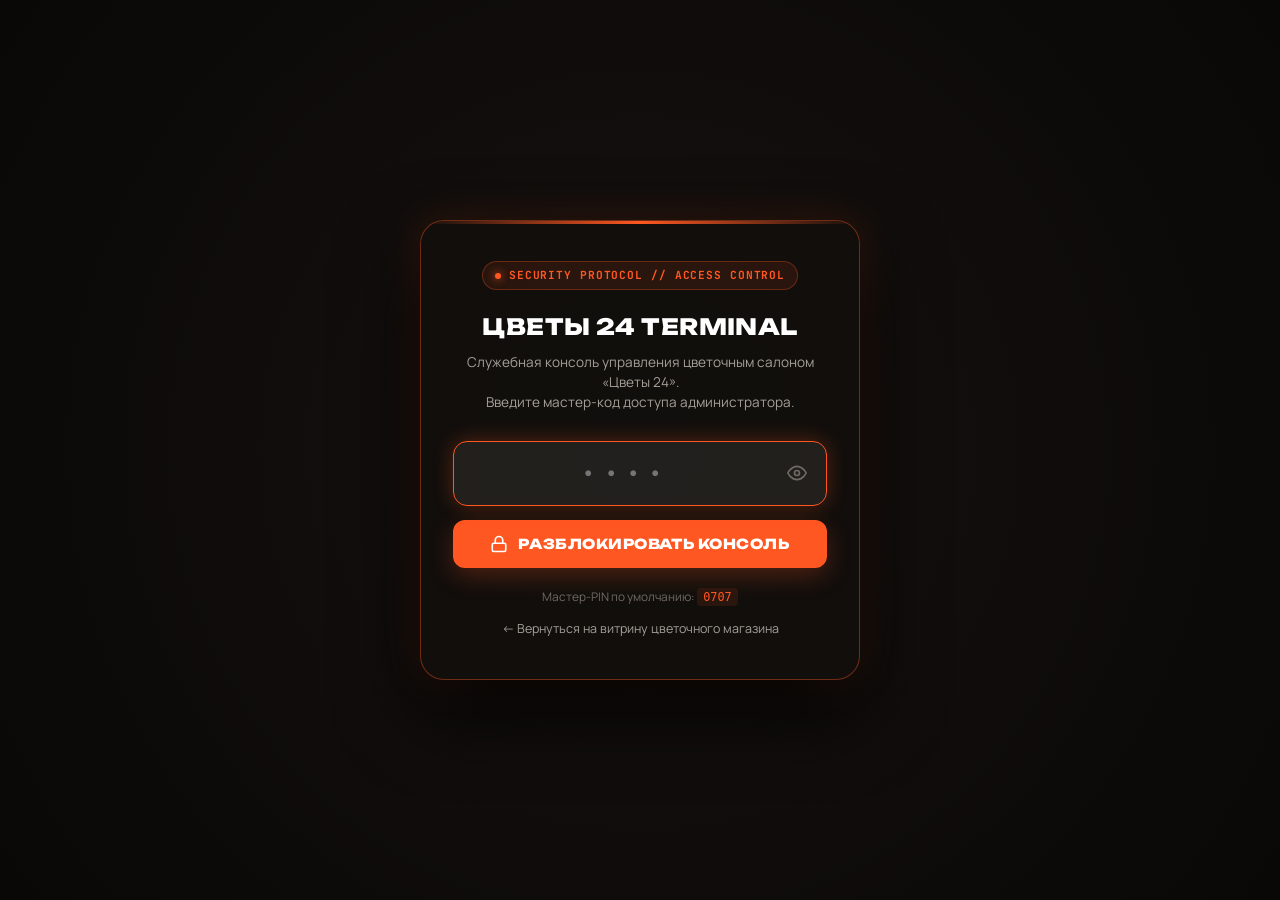
<file: Цветы 24/terminal-control-07.html>
<!DOCTYPE html>
<html lang="ru">
<head>
  <meta charset="UTF-8">
  <meta name="viewport" content="width=device-width, initial-scale=1.0, maximum-scale=1.0, user-scalable=no">
  <title>ЦВЕТЫ 24 — Центр управления (Админ-консоль)</title>
  <meta name="robots" content="noindex, nofollow, noarchive, nosnippet, noimageindex">
  
  <!-- Fonts -->
  <link rel="preconnect" href="https://fonts.googleapis.com">
  <link rel="preconnect" href="https://fonts.gstatic.com" crossorigin>
  <link href="https://fonts.googleapis.com/css2?family=Manrope:wght@400;500;600;700;800&family=Unbounded:wght@600;700;800;900&family=JetBrains+Mono:wght@500;700;800&display=swap" rel="stylesheet">

  <link rel="stylesheet" href="admin.css">
</head>
<body class="admin-body">

  <!-- ========================================================================= -->
  <!-- 1. RESTRICTED SECURITY GATE TERMINAL SCREEN (LOCKED BY DEFAULT)           -->
  <!-- ========================================================================= -->
  <section class="admin-gate-screen" id="adminGateScreen" aria-label="Экран авторизации">
    <div class="admin-gate-card">
      <div class="gate-badge-row">
        <span class="gate-dot"></span>
        <span>SECURITY PROTOCOL // ACCESS CONTROL</span>
      </div>

      <h1 class="gate-title">ЦВЕТЫ 24 TERMINAL</h1>
      <p class="gate-subtitle">
        Служебная консоль управления цветочным салоном «Цветы 24».<br>
        Введите мастер-код доступа администратора.
      </p>

      <form id="gatePinForm">
        <div class="gate-input-wrap">
          <input 
            type="password" 
            id="gatePinInput" 
            class="gate-pin-input" 
            placeholder="••••" 
            maxlength="12" 
            autocomplete="off" 
            required 
            autofocus
            aria-label="PIN код администратора"
          >
          <button type="button" id="toggleGateEye" class="gate-eye-btn" aria-label="Показать/скрыть PIN">
            <svg width="20" height="20" viewBox="0 0 24 24" fill="none" stroke="currentColor" stroke-width="2">
              <path d="M1 12s4-8 11-8 11 8 11 8-4 8-11 8-11-8-11-8z"/>
              <circle cx="12" cy="12" r="3"/>
            </svg>
          </button>
        </div>

        <div class="gate-error-banner" id="gateErrorBanner">
          Неверный PIN-код
        </div>

        <button type="submit" class="btn-gate-submit">
          <svg width="18" height="18" viewBox="0 0 24 24" fill="none" stroke="currentColor" stroke-width="2.2">
            <rect x="3" y="11" width="18" height="11" rx="2" ry="2"/>
            <path d="M7 11V7a5 5 0 0 1 10 0v4"/>
          </svg>
          <span>РАЗБЛОКИРОВАТЬ КОНСОЛЬ</span>
        </button>
      </form>

      <div class="gate-footer-hint">
        Мастер-PIN по умолчанию: <code>0707</code>
      </div>

      <a href="index.html" class="gate-return-link">← Вернуться на витрину цветочного магазина</a>
    </div>
  </section>

  <!-- ========================================================================= -->
  <!-- 2. ENTERPRISE ADMIN APP SHELL                                             -->
  <!-- ========================================================================= -->
  <div class="admin-app-layout" id="adminAppLayout" style="display:none;">
    
    <!-- SIDEBAR NAVIGATION -->
    <aside class="admin-sidebar" id="adminSidebar">
      <div class="admin-sidebar-header">
        <div class="sidebar-logo-mark">
          <svg width="18" height="18" viewBox="0 0 24 24" fill="none">
            <polygon points="12,2 22,8.5 22,15.5 12,22 2,15.5 2,8.5" stroke="currentColor" stroke-width="2"/>
            <polygon points="12,6 18,10 18,14 12,18 6,14 6,10" fill="currentColor"/>
          </svg>
        </div>
        <div class="sidebar-brand-name">ЦВЕТЫ 24</div>
        <span class="sidebar-version-badge">v2.0 PRO</span>
      </div>

      <nav class="admin-nav-menu">
        <div class="nav-section-label">ОСНОВНОЕ</div>
        <button class="admin-nav-item active" data-tab="overview">
          <svg width="18" height="18" viewBox="0 0 24 24" fill="none" stroke="currentColor" stroke-width="2"><rect x="3" y="3" width="7" height="7"/><rect x="14" y="3" width="7" height="7"/><rect x="14" y="14" width="7" height="7"/><rect x="3" y="14" width="7" height="7"/></svg>
          <span>Обзор & Метрики</span>
        </button>
        <button class="admin-nav-item" data-tab="products">
          <svg width="18" height="18" viewBox="0 0 24 24" fill="none" stroke="currentColor" stroke-width="2"><path d="M6 2L3 6v14a2 2 0 002 2h14a2 2 0 002-2V6l-3-4z"/><line x1="3" y1="6" x2="21" y2="6"/><path d="M16 10a4 4 0 01-8 0"/></svg>
          <span>Каталог букетов</span>
        </button>
        <button class="admin-nav-item" data-tab="beans">
          <svg width="18" height="18" viewBox="0 0 24 24" fill="none" stroke="currentColor" stroke-width="2"><circle cx="12" cy="12" r="10"/><path d="M12 2a14.5 14.5 0 0 0 0 20 14.5 14.5 0 0 0 0-20"/></svg>
          <span>Флагман месяца</span>
        </button>
        <button class="admin-nav-item" data-tab="orders">
          <svg width="18" height="18" viewBox="0 0 24 24" fill="none" stroke="currentColor" stroke-width="2"><path d="M18 8A6 6 0 0 0 6 8c0 7-3 9-3 9h18s-3-2-3-9"/><path d="M13.73 21a2 2 0 0 1-3.46 0"/></svg>
          <span>Бронирования</span>
          <span class="nav-badge-pill pill-accent" id="navOrdersBadge" style="display:none;">0</span>
        </button>

        <div class="nav-section-label">КОНТЕНТ & МАРКЕТИНГ</div>
        <button class="admin-nav-item" data-tab="reviews">
          <svg width="18" height="18" viewBox="0 0 24 24" fill="none" stroke="currentColor" stroke-width="2"><polygon points="12 2 15.09 8.26 22 9.27 17 14.14 18.18 21.02 12 17.77 5.82 21.02 7 14.14 2 9.27 8.91 8.26 12 2"/></svg>
          <span>Отзывы гостей</span>
        </button>
        <button class="admin-nav-item" data-tab="settings">
          <svg width="18" height="18" viewBox="0 0 24 24" fill="none" stroke="currentColor" stroke-width="2"><circle cx="12" cy="12" r="3"/><path d="M19.4 15a1.65 1.65 0 0 0 .33 1.82l.06.06a2 2 0 0 1 0 2.83 2 2 0 0 1-2.83 0l-.06-.06a1.65 1.65 0 0 0-1.82-.33 1.65 1.65 0 0 0-1 1.51V21a2 2 0 0 1-2 2 2 2 0 0 1-2-2v-.09A1.65 1.65 0 0 0 9 19.4a1.65 1.65 0 0 0-1.82.33l-.06.06a2 2 0 0 1-2.83 0 2 2 0 0 1 0-2.83l.06-.06a1.65 1.65 0 0 0 .33-1.82 1.65 1.65 0 0 0-1.51-1H3a2 2 0 0 1-2-2 2 2 0 0 1 2-2h.09A1.65 1.65 0 0 0 4.6 9a1.65 1.65 0 0 0-.33-1.82l-.06-.06a2 2 0 0 1 0-2.83 2 2 0 0 1 2.83 0l.06.06a1.65 1.65 0 0 0 1.82.33H9a1.65 1.65 0 0 0 1-1.51V3a2 2 0 0 1 2-2 2 2 0 0 1 2 2v.09a1.65 1.65 0 0 0 1 1.51 1.65 1.65 0 0 0 1.82-.33l.06-.06a2 2 0 0 1 2.83 0 2 2 0 0 1 0 2.83l-.06.06a1.65 1.65 0 0 0-.33 1.82V9a1.65 1.65 0 0 0 1.51 1H21a2 2 0 0 1 2 2 2 2 0 0 1-2 2h-.09a1.65 1.65 0 0 0-1.51 1z"/></svg>
          <span>Настройки заведения</span>
        </button>

        <div class="nav-section-label">СИСТЕМА</div>
        <button class="admin-nav-item" data-tab="security">
          <svg width="18" height="18" viewBox="0 0 24 24" fill="none" stroke="currentColor" stroke-width="2"><path d="M12 22s8-4 8-10V5l-8-3-8 3v7c0 6 8 10 8 10z"/></svg>
          <span>Безопасность & PIN</span>
        </button>
        <button class="admin-nav-item" data-tab="backups">
          <svg width="18" height="18" viewBox="0 0 24 24" fill="none" stroke="currentColor" stroke-width="2"><path d="M21 15v4a2 2 0 0 1-2 2H5a2 2 0 0 1-2-2v-4"/><polyline points="7 10 12 15 17 10"/><line x1="12" y1="15" x2="12" y2="3"/></svg>
          <span>Бэкап & Экспорт</span>
        </button>
      </nav>

      <div class="sidebar-footer">
        <a href="index.html" target="_blank" rel="noopener" class="btn-sidebar-site">
          <svg width="14" height="14" viewBox="0 0 24 24" fill="none" stroke="currentColor" stroke-width="2"><path d="M18 13v6a2 2 0 0 1-2 2H5a2 2 0 0 1-2-2V8a2 2 0 0 1 2-2h6"/><polyline points="15 3 21 3 21 9"/><line x1="10" y1="14" x2="21" y2="3"/></svg>
          <span>Открыть сайт ↗</span>
        </a>
        <button type="button" class="btn-sidebar-logout" id="adminLogoutBtn">
          <svg width="14" height="14" viewBox="0 0 24 24" fill="none" stroke="currentColor" stroke-width="2"><path d="M9 21H5a2 2 0 0 1-2-2V5a2 2 0 0 1 2-2h4"/><polyline points="16 17 21 12 16 7"/><line x1="21" y1="12" x2="9" y2="12"/></svg>
          <span>Заблокировать сессию</span>
        </button>
      </div>
    </aside>

    <!-- MAIN CONTAINER -->
    <main class="admin-main-container">
      
      <!-- TOPBAR -->
      <header class="admin-topbar">
        <div class="topbar-left">
          <button class="admin-sidebar-toggle-btn" id="mobileSidebarToggle" aria-label="Меню">
            <svg width="22" height="22" viewBox="0 0 24 24" fill="none" stroke="currentColor" stroke-width="2"><line x1="3" y1="12" x2="21" y2="12"/><line x1="3" y1="6" x2="21" y2="6"/><line x1="3" y1="18" x2="21" y2="18"/></svg>
          </button>
          <div class="topbar-breadcrumbs">
            <span>ЦВЕТЫ 24</span>
            <span>/</span>
            <strong id="topbarCurrentSection">Обзор & Метрики</strong>
          </div>
        </div>

        <div class="topbar-right">
          <div class="topbar-status-badge" id="topbarStatusBadge">
            <span class="stock-dot"></span>
            <span id="topbarStatusText">ОТКРЫТО</span>
          </div>
          <div class="topbar-live-clock" id="topbarClock">--:--:--</div>
          <div class="topbar-quick-actions">
            <button class="btn-admin btn-admin-primary btn-admin-sm" id="btnAddNewProduct">
              <svg width="14" height="14" viewBox="0 0 24 24" fill="none" stroke="currentColor" stroke-width="2.5"><line x1="12" y1="5" x2="12" y2="19"/><line x1="5" y1="12" x2="19" y2="12"/></svg>
              <span>+ Букет</span>
            </button>
          </div>
        </div>
      </header>

      <!-- WORKSPACE -->
      <div class="admin-workspace">
        
        <!-- ============================================================== -->
        <!-- PANEL 1: OVERVIEW & STATS                                      -->
        <!-- ============================================================== -->
        <section class="admin-view-panel active" id="viewPanel_overview">
          <div class="view-header">
            <div class="view-header-title-box">
              <h1>Сводка и аналитика заведения</h1>
              <p>Ключевые показатели работы салона цветов «Цветы 24» в реальном времени.</p>
            </div>
            <div class="view-header-actions">
              <a href="index.html" target="_blank" class="btn-admin btn-admin-secondary">
                <span>Просмотреть витрину сайта ↗</span>
              </a>
            </div>
          </div>

          <!-- KPI Cards -->
          <div class="admin-stats-grid">
            <div class="stat-card">
              <div class="stat-icon-wrap">
                <svg width="22" height="22" viewBox="0 0 24 24" fill="none" stroke="currentColor" stroke-width="2"><path d="M6 2L3 6v14a2 2 0 002 2h14a2 2 0 002-2V6l-3-4z"/><line x1="3" y1="6" x2="21" y2="6"/><path d="M16 10a4 4 0 01-8 0"/></svg>
              </div>
              <div>
                <div class="stat-meta-label">Букетов в каталоге</div>
                <div class="stat-meta-value" id="statTotalProducts">12</div>
                <div class="stat-meta-sub">Доступно для онлайн-брони</div>
              </div>
            </div>

            <div class="stat-card">
              <div class="stat-icon-wrap">
                <svg width="22" height="22" viewBox="0 0 24 24" fill="none" stroke="currentColor" stroke-width="2"><line x1="12" y1="1" x2="12" y2="23"/><path d="M17 5H9.5a3.5 3.5 0 0 0 0 7h5a3.5 3.5 0 0 1 0 7H6"/></svg>
              </div>
              <div>
                <div class="stat-meta-label">Средний чек букета</div>
                <div class="stat-meta-value" id="statAvgPrice">5 450 ₽</div>
                <div class="stat-meta-sub">По всем категориям</div>
              </div>
            </div>

            <div class="stat-card">
              <div class="stat-icon-wrap">
                <svg width="22" height="22" viewBox="0 0 24 24" fill="none" stroke="currentColor" stroke-width="2"><path d="M18 8A6 6 0 0 0 6 8c0 7-3 9-3 9h18s-3-2-3-9"/><path d="M13.73 21a2 2 0 0 1-3.46 0"/></svg>
              </div>
              <div>
                <div class="stat-meta-label">Активных броней</div>
                <div class="stat-meta-value" id="statActiveOrders">0</div>
                <div class="stat-meta-sub">В сборке у флористов</div>
              </div>
            </div>

            <div class="stat-card">
              <div class="stat-icon-wrap">
                <svg width="22" height="22" viewBox="0 0 24 24" fill="none" stroke="currentColor" stroke-width="2"><circle cx="12" cy="12" r="10"/><polyline points="12 6 12 12 16 14"/></svg>
              </div>
              <div>
                <div class="stat-meta-label">Режим салона</div>
                <div class="stat-meta-value" id="statStoreStatus" style="font-size:1.3rem;">ОТКРЫТО</div>
                <div class="stat-meta-sub">Круглосуточно 24/7</div>
              </div>
            </div>
          </div>

          <!-- Audit Log Mini Preview -->
          <div class="admin-card-container" style="padding: 24px;">
            <div style="display:flex; justify-content:space-between; align-items:center; margin-bottom:16px;">
              <h3 style="font-size:1.05rem; font-family:var(--admin-font-heading); color:#fff;">Последние действия в админке</h3>
              <button class="btn-admin btn-admin-secondary btn-admin-sm" onclick="switchTab('security')">Весь журнал →</button>
            </div>
            <div class="audit-log-list" id="overviewRecentAuditList">
              <!-- Rendered via JS -->
            </div>
          </div>
        </section>

        <!-- ============================================================== -->
        <!-- PANEL 2: PRODUCTS CATALOG                                      -->
        <!-- ============================================================== -->
        <section class="admin-view-panel" id="viewPanel_products">
          <div class="view-header">
            <div class="view-header-title-box">
              <h1>Каталог букетов и композиций</h1>
              <p>Управление ценами, фотографиями, размерами букетов и наличием цветка.</p>
            </div>
            <div class="view-header-actions">
              <button class="btn-admin btn-admin-primary" onclick="openProductEditModal(null)">
                <svg width="15" height="15" viewBox="0 0 24 24" fill="none" stroke="currentColor" stroke-width="2.5"><line x1="12" y1="5" x2="12" y2="19"/><line x1="5" y1="12" x2="19" y2="12"/></svg>
                <span>+ Добавить букет</span>
              </button>
            </div>
          </div>

          <!-- Filter & Search Bar -->
          <div class="admin-filter-bar">
            <div class="filter-tabs-group">
              <button class="filter-tab-pill active" data-category="all">Все (<span id="countPill_all">12</span>)</button>
              <button class="filter-tab-pill" data-category="author">Авторские (<span id="countPill_author">4</span>)</button>
              <button class="filter-tab-pill" data-category="roses">Розы & Моно (<span id="countPill_roses">4</span>)</button>
              <button class="filter-tab-pill" data-category="boxes">Коробки & Корзины (<span id="countPill_boxes">4</span>)</button>
            </div>

            <div class="filter-search-input-wrap">
              <svg class="filter-search-icon" width="16" height="16" viewBox="0 0 24 24" fill="none" stroke="currentColor" stroke-width="2"><circle cx="11" cy="11" r="8"/><line x1="21" y1="21" x2="16.65" y2="16.65"/></svg>
              <input type="text" class="filter-search-input" id="productSearchInput" placeholder="Поиск по названию или составу...">
            </div>
          </div>

          <!-- Products Table -->
          <div class="admin-card-container">
            <table class="admin-table">
              <thead>
                <tr>
                  <th>Фото</th>
                  <th>Название & Размер</th>
                  <th>Категория</th>
                  <th>Цена (руб.)</th>
                  <th>Наличие</th>
                  <th style="text-align: right;">Действия</th>
                </tr>
              </thead>
              <tbody id="productsTableBody">
                <!-- Dynamically populated rows -->
              </tbody>
            </table>
          </div>
        </section>

        <!-- ============================================================== -->
        <!-- PANEL 3: FEATURED BEANS (ЗЕРНО НЕДЕЛИ)                         -->
        <!-- ============================================================== -->
        <section class="admin-view-panel" id="viewPanel_beans">
          <div class="view-header">
            <div class="view-header-title-box">
              <h1>Флагманская композиция месяца</h1>
              <p>Настройка флагманского лота «Шляпная коробка Royal Blush» на витрине сайта.</p>
            </div>
          </div>

          <div class="admin-card-container" style="padding: 28px; max-width: 860px;">
            <form id="beansEditForm">
              <div class="form-grid-2col">
                <div class="admin-form-group">
                  <label for="beans_title">Название лота *</label>
                  <input type="text" id="beans_title" class="admin-form-input" required>
                </div>
                <div class="admin-form-group">
                  <label for="beans_tag">Тег / Подзаголовок *</label>
                  <input type="text" id="beans_tag" class="admin-form-input" required>
                </div>

                <div class="admin-form-group">
                  <label for="beans_price">Цена (₽) *</label>
                  <input type="number" id="beans_price" class="admin-form-input" required>
                </div>
                <div class="admin-form-group">
                  <label for="beans_weight">Вес пачки *</label>
                  <input type="text" id="beans_weight" class="admin-form-input" required>
                </div>

                <div class="admin-form-group">
                  <label for="beans_qGrade">Оценка Q-Grader</label>
                  <input type="text" id="beans_qGrade" class="admin-form-input">
                </div>
                <div class="admin-form-group">
                  <label for="beans_roast">Профиль обжарки</label>
                  <input type="text" id="beans_roast" class="admin-form-input">
                </div>

                <div class="admin-form-group form-full-width">
                  <label for="beans_descriptors">Дескрипторы вкуса (через запятую)</label>
                  <input type="text" id="beans_descriptors" class="admin-form-input" placeholder="Бергамот, Белый персик, Жасмин, Чёрный чай">
                </div>

                <div class="admin-form-group form-full-width">
                  <label for="beans_desc">Описание сорта и терруара</label>
                  <textarea id="beans_desc" class="admin-form-textarea" rows="3"></textarea>
                </div>

                <!-- PHOTO -->
                <div class="admin-form-group form-full-width">
                  <label>Фотография пачки зерна</label>
                  <div class="photo-manager-box">
                    <img id="beansImagePreview" src="assets/images/curated/catalog_5_hatbox_royal.jpg" alt="Пачка зерна" class="photo-preview-box">
                    <div class="photo-controls-group">
                      <label for="beans_fileInput" class="btn-upload-file">
                        <svg width="15" height="15" viewBox="0 0 24 24" fill="none" stroke="currentColor" stroke-width="2"><rect x="3" y="3" width="18" height="18" rx="2" ry="2"/><circle cx="8.5" cy="8.5" r="1.5"/><polyline points="21 15 16 10 5 21"/></svg>
                        <span>Загрузить фото с устройства</span>
                      </label>
                      <input type="file" id="beans_fileInput" accept="image/*" style="display:none;">
                      <input type="text" id="beans_image" class="admin-form-input" placeholder="или вставьте URL ссылки...">
                    </div>
                  </div>
                </div>

                <div class="admin-form-group form-full-width">
                  <label for="beans_grindInfo">Сервис помола</label>
                  <input type="text" id="beans_grindInfo" class="admin-form-input" value="Бесплатно под ваш девайс">
                </div>
              </div>

              <div style="margin-top:24px; display:flex; justify-content:flex-end;">
                <button type="submit" class="btn-admin btn-admin-primary">
                  <span>Сохранить параметры зерна</span>
                </button>
              </div>
            </form>
          </div>
        </section>

        <!-- ============================================================== -->
        <!-- PANEL 4: LIVE ORDERS (ВХОДЯЩИЕ ЗАКАЗЫ)                         -->
        <!-- ============================================================== -->
        <section class="admin-view-panel" id="viewPanel_orders">
          <div class="view-header">
            <div class="view-header-title-box">
              <h1>Входящие бронирования букетов</h1>
              <p>Заявки на бронь букетов и самовывоз, оформленные клиентами на сайте.</p>
            </div>
            <div class="view-header-actions">
              <button class="btn-admin btn-admin-secondary btn-admin-sm" onclick="clearCompletedOrders()">
                <span>Очистить выданные заказы</span>
              </button>
            </div>
          </div>

          <div class="orders-list-grid" id="ordersListContainer">
            <!-- Rendered dynamically -->
          </div>
        </section>

        <!-- ============================================================== -->
        <!-- PANEL 5: REVIEWS (ОТЗЫВЫ ГОСТЕЙ)                               -->
        <!-- ============================================================== -->
        <section class="admin-view-panel" id="viewPanel_reviews">
          <div class="view-header">
            <div class="view-header-title-box">
              <h1>Отзывы Яндекс Карт (5.0)</h1>
              <p>Управление отзывами, которые транслируются в автоматической бегущей строке.</p>
            </div>
            <div class="view-header-actions">
              <button class="btn-admin btn-admin-primary" onclick="openAddReviewModal()">
                <span>+ Добавить отзыв</span>
              </button>
            </div>
          </div>

          <div class="orders-list-grid" id="reviewsContainer">
            <!-- Rendered via JS -->
          </div>
        </section>

        <!-- ============================================================== -->
        <!-- PANEL 6: CAFE SETTINGS                                         -->
        <!-- ============================================================== -->
        <section class="admin-view-panel" id="viewPanel_settings">
          <div class="view-header">
            <div class="view-header-title-box">
              <h1>Настройки салона цветов и контактов</h1>
              <p>Часы работы, адрес, мессенджеры и заголовок сайта.</p>
            </div>
          </div>

          <div class="admin-card-container" style="padding: 28px; max-width: 860px;">
            <form id="settingsForm">
              <div class="form-grid-2col">
                <div class="admin-form-group">
                  <label for="set_phone">Телефон флориста / салона *</label>
                  <input type="text" id="set_phone" class="admin-form-input" required>
                </div>
                <div class="admin-form-group">
                  <label for="set_address">Точный адрес салона *</label>
                  <input type="text" id="set_address" class="admin-form-input" required>
                </div>

                <div class="admin-form-group">
                  <label for="set_weekdays">Будние дни (Пн-Пт) *</label>
                  <input type="text" id="set_weekdays" class="admin-form-input" required placeholder="08:00 — 22:00">
                </div>
                <div class="admin-form-group">
                  <label for="set_weekends">Выходные дни (Сб-Вс) *</label>
                  <input type="text" id="set_weekends" class="admin-form-input" required placeholder="08:00 — 22:00">
                </div>

                <div class="admin-form-group">
                  <label for="set_kitchen">Интервал сборки и выдачи</label>
                  <input type="text" id="set_kitchen" class="admin-form-input" placeholder="до 21:45">
                </div>
                <div class="admin-form-group">
                  <label for="set_statusMode">Режим индикации статуса</label>
                  <select id="set_statusMode" class="admin-form-select">
                    <option value="auto">Автоматически по часам (08:00–22:00)</option>
                    <option value="open">Принудительно: ОТКРЫТО</option>
                    <option value="closed">Принудительно: ЗАКРЫТО (Санитарный день / Перерыв)</option>
                  </select>
                </div>

                <div class="admin-form-group">
                  <label for="set_telegram">Ссылка на Telegram-чат</label>
                  <input type="text" id="set_telegram" class="admin-form-input">
                </div>
                <div class="admin-form-group">
                  <label for="set_whatsapp">Ссылка на WhatsApp-чат</label>
                  <input type="text" id="set_whatsapp" class="admin-form-input">
                </div>

                <div class="admin-form-group form-full-width">
                  <label for="set_heroTitle">Главный слоган на первом экране</label>
                  <textarea id="set_heroTitle" class="admin-form-textarea" rows="2"></textarea>
                </div>
              </div>

              <div style="margin-top:24px; display:flex; justify-content:flex-end;">
                <button type="submit" class="btn-admin btn-admin-primary">
                  <span>Сохранить настройки</span>
                </button>
              </div>
            </form>
          </div>

          <!-- Telegram Bot Order Dispatcher Card -->
          <div class="admin-card-container" style="padding: 28px; max-width: 860px; margin-top: 24px;">
            <div style="display:flex; align-items:center; justify-content:space-between; margin-bottom:16px;">
              <div>
                <h3 style="font-size:1.05rem; font-family:var(--admin-font-heading); color:#fff;">Telegram Оповещения о заказах</h3>
                <p style="font-size:0.8rem; color:var(--admin-text-muted); margin-top:4px;">
                  Все входящие заявки отправляются в Telegram (только сумма и состав позиций, без персональных данных).
                </p>
              </div>
              <span class="stock-badge-toggle in-stock" style="cursor:default;">
                <span class="stock-dot"></span>
                <span>Бот активен</span>
              </span>
            </div>

            <div class="form-grid-2col">
              <div class="admin-form-group">
                <label>Telegram Бот</label>
                <input type="text" value="@coffeetestwork_bot" class="admin-form-input" disabled style="opacity:0.8;">
              </div>
              <div class="admin-form-group">
                <label for="set_tgChatId">Ваш Chat ID / ID группы для получения заявок</label>
                <div style="display:flex; gap:8px;">
                  <input type="text" id="set_tgChatId" class="admin-form-input" placeholder="Например: 123456789 или -100...">
                  <button type="button" class="btn-admin btn-admin-secondary" id="btnDetectTgChat" title="Определить автоматически из последних сообщений боту">
                    Определить
                  </button>
                </div>
              </div>
            </div>

            <div style="margin-top:14px; font-size:0.78rem; color:var(--admin-text-dim); line-height:1.5;">
              💡 <strong>Как подключить:</strong> 1. Откройте в Telegram бота <a href="https://t.me/coffeetestwork_bot" target="_blank" style="color:var(--admin-accent-orange); text-decoration:underline;">@coffeetestwork_bot</a> и нажмите <strong>/start</strong> (или добавьте бота в вашу рабочую группу флористов). 2. Нажмите кнопку <strong>«Определить»</strong> выше или введите ID вручную.
            </div>

            <div style="margin-top:18px; display:flex; justify-content:flex-end; gap:10px;">
              <button type="button" class="btn-admin btn-admin-secondary" id="btnTestTgNotify">
                <span>Отправить тест в Telegram ✈</span>
              </button>
              <button type="button" class="btn-admin btn-admin-primary" id="btnSaveTgChat">
                <span>Сохранить Chat ID</span>
              </button>
            </div>
          </div>
        </section>

        <!-- ============================================================== -->
        <!-- PANEL 7: SECURITY & PIN                                        -->
        <!-- ============================================================== -->
        <section class="admin-view-panel" id="viewPanel_security">
          <div class="view-header">
            <div class="view-header-title-box">
              <h1>Безопасность & Аудит действий</h1>
              <p>Управление мастер-кодом доступа и журнал операций администратора.</p>
            </div>
          </div>

          <div style="display:grid; grid-template-columns: 360px 1fr; gap:24px; align-items:flex-start;">
            <!-- Change PIN Form -->
            <div class="admin-card-container" style="padding: 24px;">
              <h3 style="font-size:1.05rem; font-family:var(--admin-font-heading); color:#fff; margin-bottom:12px;">Смена мастер-PIN</h3>
              <p style="font-size:0.78rem; color:var(--admin-text-muted); margin-bottom:18px;">
                Задайте новый код (от 4 до 10 знаков). После смены для входа используйте обновленный пароль.
              </p>
              
              <form id="pinChangeForm">
                <div class="admin-form-group" style="margin-bottom:14px;">
                  <label for="pin_new">Новый мастер-код</label>
                  <input type="password" id="pin_new" class="admin-form-input" required placeholder="••••">
                </div>
                <div class="admin-form-group" style="margin-bottom:16px;">
                  <label for="pin_confirm">Повторите новый код</label>
                  <input type="password" id="pin_confirm" class="admin-form-input" required placeholder="••••">
                </div>

                <div id="pinChangeError" class="gate-error-banner" style="display:none; margin-bottom:14px;"></div>

                <button type="submit" class="btn-admin btn-admin-primary" style="width:100%;">
                  <span>Сохранить новый PIN</span>
                </button>
              </form>
            </div>

            <!-- Audit Log Table -->
            <div class="admin-card-container" style="padding: 24px;">
              <h3 style="font-size:1.05rem; font-family:var(--admin-font-heading); color:#fff; margin-bottom:14px;">Журнал операций (Audit Trail)</h3>
              <div class="audit-log-list" id="auditLogContainer">
                <!-- Filled via JS -->
              </div>
            </div>
          </div>
        </section>

        <!-- ============================================================== -->
        <!-- PANEL 8: BACKUPS & EXPORT                                      -->
        <!-- ============================================================== -->
        <section class="admin-view-panel" id="viewPanel_backups">
          <div class="view-header">
            <div class="view-header-title-box">
              <h1>Резервное копирование и экспорт</h1>
              <p>Выгрузка базы данных в файл JSON, импорт и экстренный сброс настроек.</p>
            </div>
          </div>

          <div style="display:grid; grid-template-columns: repeat(auto-fit, minmax(320px, 1fr)); gap:20px;">
            <!-- Export -->
            <div class="admin-card-container" style="padding: 26px;">
              <h3 style="font-size:1.05rem; font-family:var(--admin-font-heading); color:#fff; margin-bottom:8px;">Скачать бэкап (JSON)</h3>
              <p style="font-size:0.8rem; color:var(--admin-text-muted); margin-bottom:20px;">
                Сохраняет полный снимок базы: все позиции меню, цены, отзывы, фирменное зерно и настройки сайта в один файл.
              </p>
              <button class="btn-admin btn-admin-primary" id="btnExportBackup" style="width:100%;">
                <svg width="16" height="16" viewBox="0 0 24 24" fill="none" stroke="currentColor" stroke-width="2"><path d="M21 15v4a2 2 0 0 1-2 2H5a2 2 0 0 1-2-2v-4"/><polyline points="7 10 12 15 17 10"/><line x1="12" y1="15" x2="12" y2="3"/></svg>
                <span>Скачать резервную копию базы</span>
              </button>
            </div>

            <!-- Import -->
            <div class="admin-card-container" style="padding: 26px;">
              <h3 style="font-size:1.05rem; font-family:var(--admin-font-heading); color:#fff; margin-bottom:8px;">Восстановить из файла</h3>
              <p style="font-size:0.8rem; color:var(--admin-text-muted); margin-bottom:20px;">
                Загрузите ранее сохраненный файл `.json`, чтобы восстановить каталог и параметры за секунду.
              </p>
              <label for="btnImportBackupFile" class="btn-admin btn-admin-secondary" style="width:100%; cursor:pointer;">
                <svg width="16" height="16" viewBox="0 0 24 24" fill="none" stroke="currentColor" stroke-width="2"><path d="M21 15v4a2 2 0 0 1-2 2H5a2 2 0 0 1-2-2v-4"/><polyline points="17 8 12 3 7 8"/><line x1="12" y1="3" x2="12" y2="15"/></svg>
                <span>Выбрать файл JSON</span>
              </label>
              <input type="file" id="btnImportBackupFile" accept=".json" style="display:none;">
            </div>

            <!-- Factory Reset -->
            <div class="admin-card-container" style="padding: 26px; border-color: rgba(239, 68, 68, 0.3);">
              <h3 style="font-size:1.05rem; font-family:var(--admin-font-heading); color:var(--admin-accent-red); margin-bottom:8px;">Заводской сброс</h3>
              <p style="font-size:0.8rem; color:var(--admin-text-muted); margin-bottom:20px;">
                Сбрасывает все товары, цены, лоты и настройки до стандартных заводских 12 позиций салона цветов.
              </p>
              <button class="btn-admin btn-admin-danger" id="btnFactoryReset" style="width:100%;">
                <span>Сбросить салон цветов до стандарта</span>
              </button>
            </div>
          </div>
        </section>

      </div>
    </main>
  </div>

  <!-- ========================================================================= -->
  <!-- 3. MODAL: CREATE / EDIT PRODUCT                                           -->
  <!-- ========================================================================= -->
  <div class="admin-modal-backdrop" id="modalProductEdit" aria-hidden="true">
    <div class="admin-modal-window" role="dialog" aria-modal="true">
      <div class="modal-window-header">
        <h2 id="modalProductTitle">Добавить позицию</h2>
        <button class="modal-close-btn" onclick="closeProductModal()" aria-label="Закрыть">
          <svg width="20" height="20" viewBox="0 0 24 24" fill="none" stroke="currentColor" stroke-width="2.5"><line x1="18" y1="6" x2="6" y2="18"/><line x1="6" y1="6" x2="18" y2="18"/></svg>
        </button>
      </div>

      <form id="productEditForm">
        <div class="modal-window-body">
          <input type="hidden" id="fld_productId">

          <div class="form-grid-2col">
            <div class="admin-form-group">
              <label for="fld_name">Название позиции *</label>
              <input type="text" id="fld_name" class="admin-form-input" required placeholder="Например: Букет «Французский поцелуй»">
            </div>

            <div class="admin-form-group">
              <label for="fld_category">Категория *</label>
              <select id="fld_category" class="admin-form-select" required>
                <option value="author">Авторские букеты</option>
                <option value="roses">Розы и монобукеты</option>
                <option value="boxes">Коробки и корзины</option>
              </select>
            </div>

            <div class="admin-form-group">
              <label for="fld_price">Цена (₽) *</label>
              <input type="number" id="fld_price" class="admin-form-input" min="0" step="10" required placeholder="290">
            </div>

            <div class="admin-form-group">
              <label for="fld_volume">Размеры букета *</label>
              <input type="text" id="fld_volume" class="admin-form-input" required placeholder="350 мл / 250 г">
            </div>

            <div class="admin-form-group form-full-width">
              <label for="fld_tag">Тег / Бейджик</label>
              <input type="text" id="fld_tag" class="admin-form-input" placeholder="Хит сезона, Новинка, Спешелти...">
            </div>

            <!-- PHOTO UPLOAD & PREVIEW -->
            <div class="admin-form-group form-full-width">
              <label>Фотография позиции *</label>
              <div class="photo-manager-box">
                <img id="modalPhotoPreview" src="assets/images/curated/catalog_1_author_grand.jpg" alt="Превью" class="photo-preview-box">
                <div class="photo-controls-group">
                  <label for="fld_fileInput" class="btn-upload-file">
                    <svg width="15" height="15" viewBox="0 0 24 24" fill="none" stroke="currentColor" stroke-width="2"><rect x="3" y="3" width="18" height="18" rx="2" ry="2"/><circle cx="8.5" cy="8.5" r="1.5"/><polyline points="21 15 16 10 5 21"/></svg>
                    <span>Загрузить фото с телефона или ПК</span>
                  </label>
                  <input type="file" id="fld_fileInput" accept="image/*" style="display:none;">
                  <input type="text" id="fld_image" class="admin-form-input" placeholder="или вставьте URL ссылки...">
                </div>
              </div>
            </div>

            <div class="admin-form-group form-full-width">
              <label for="fld_desc">Описание композиции и упаковки</label>
              <textarea id="fld_desc" class="admin-form-textarea" rows="2" placeholder="Опишите оттенки вкуса, сорт зерна, особенности..."></textarea>
            </div>

            <div class="admin-form-group form-full-width">
              <label for="fld_ingredients">Состав</label>
              <input type="text" id="fld_ingredients" class="admin-form-input" placeholder="Эспрессо, фермерское молоко 3.2%, кусковой лёд...">
            </div>

            <div class="admin-form-group">
              <label for="fld_kcal">Высота букета (см)</label>
              <input type="number" id="fld_kcal" class="admin-form-input" placeholder="135">
            </div>

            <div class="admin-form-group">
              <label for="fld_nutr">Параметры (Диаметр / Стойкость / Аромат)</label>
              <input type="text" id="fld_nutr" class="admin-form-input" placeholder="6.2г / 6.8г / 11.4г">
            </div>
          </div>
        </div>

        <div class="modal-window-footer">
          <button type="button" class="btn-admin btn-admin-secondary" onclick="closeProductModal()">Отмена</button>
          <button type="submit" class="btn-admin btn-admin-primary">
            <span>Сохранить в меню</span>
          </button>
        </div>
      </form>
    </div>
  </div>

  <!-- TOAST FEEDBACK -->
  <div class="admin-toast" id="adminToast">
    <span class="admin-toast-text" id="adminToastText">Успешно сохранено</span>
  </div>

  <script src="admin.js"></script>
</body>
</html>
</file>
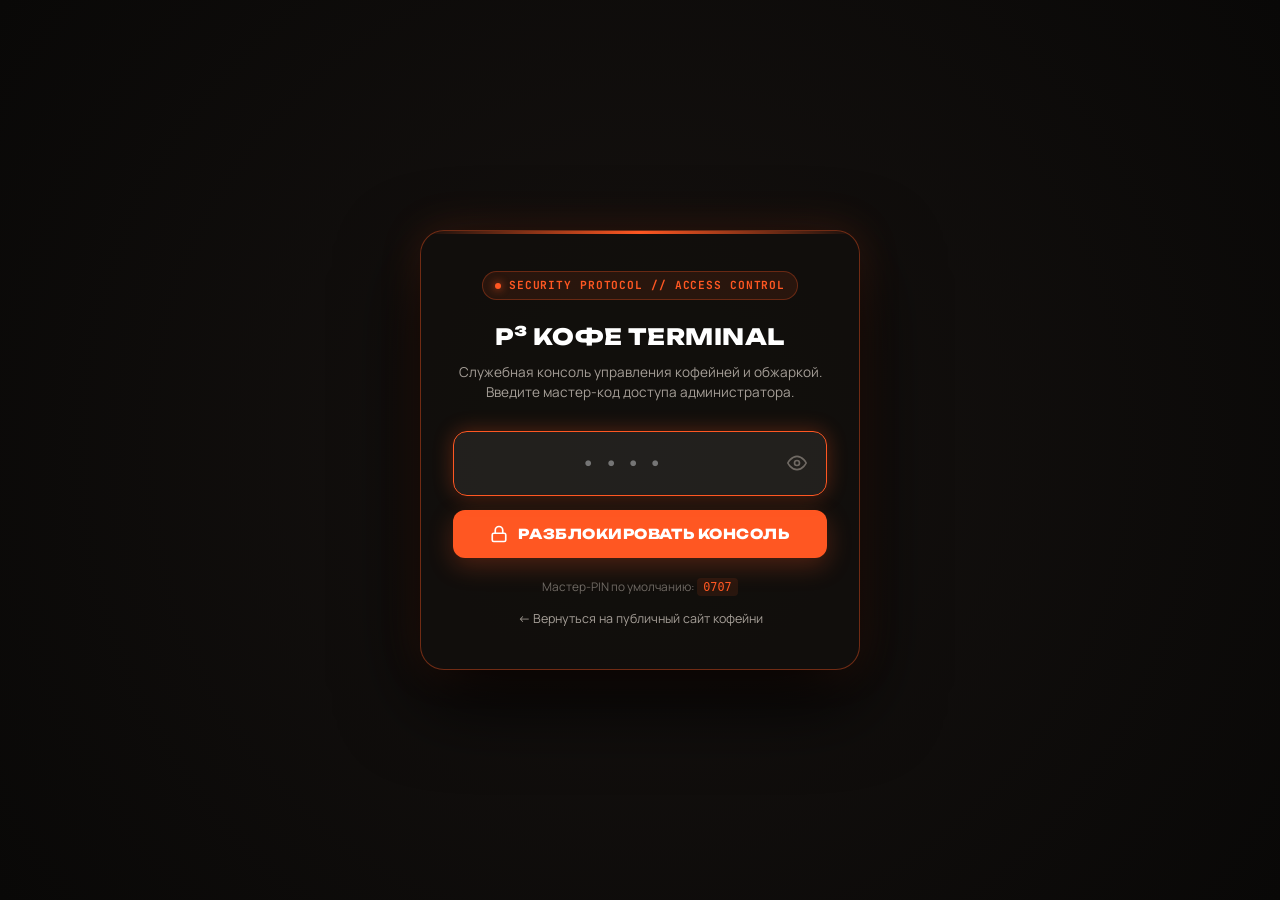
<file: clients/1_r3_coffee/terminal-control-07.html>
<!DOCTYPE html>
<html lang="ru">
<head>
  <meta charset="UTF-8">
  <meta name="viewport" content="width=device-width, initial-scale=1.0, maximum-scale=1.0, user-scalable=no">
  <title>Р³ КОФЕ — Центр управления (Админ-консоль)</title>
  <meta name="robots" content="noindex, nofollow, noarchive, nosnippet, noimageindex">
  
  <!-- Fonts -->
  <link rel="preconnect" href="https://fonts.googleapis.com">
  <link rel="preconnect" href="https://fonts.gstatic.com" crossorigin>
  <link href="https://fonts.googleapis.com/css2?family=Manrope:wght@400;500;600;700;800&family=Unbounded:wght@600;700;800;900&family=JetBrains+Mono:wght@500;700;800&display=swap" rel="stylesheet">

  <link rel="stylesheet" href="admin.css">
</head>
<body class="admin-body">

  <!-- ========================================================================= -->
  <!-- 1. RESTRICTED SECURITY GATE TERMINAL SCREEN (LOCKED BY DEFAULT)           -->
  <!-- ========================================================================= -->
  <section class="admin-gate-screen" id="adminGateScreen" aria-label="Экран авторизации">
    <div class="admin-gate-card">
      <div class="gate-badge-row">
        <span class="gate-dot"></span>
        <span>SECURITY PROTOCOL // ACCESS CONTROL</span>
      </div>

      <h1 class="gate-title">Р³ КОФЕ TERMINAL</h1>
      <p class="gate-subtitle">
        Служебная консоль управления кофейней и обжаркой.<br>
        Введите мастер-код доступа администратора.
      </p>

      <form id="gatePinForm">
        <div class="gate-input-wrap">
          <input 
            type="password" 
            id="gatePinInput" 
            class="gate-pin-input" 
            placeholder="••••" 
            maxlength="12" 
            autocomplete="off" 
            required 
            autofocus
            aria-label="PIN код администратора"
          >
          <button type="button" id="toggleGateEye" class="gate-eye-btn" aria-label="Показать/скрыть PIN">
            <svg width="20" height="20" viewBox="0 0 24 24" fill="none" stroke="currentColor" stroke-width="2">
              <path d="M1 12s4-8 11-8 11 8 11 8-4 8-11 8-11-8-11-8z"/>
              <circle cx="12" cy="12" r="3"/>
            </svg>
          </button>
        </div>

        <div class="gate-error-banner" id="gateErrorBanner">
          Неверный PIN-код
        </div>

        <button type="submit" class="btn-gate-submit">
          <svg width="18" height="18" viewBox="0 0 24 24" fill="none" stroke="currentColor" stroke-width="2.2">
            <rect x="3" y="11" width="18" height="11" rx="2" ry="2"/>
            <path d="M7 11V7a5 5 0 0 1 10 0v4"/>
          </svg>
          <span>РАЗБЛОКИРОВАТЬ КОНСОЛЬ</span>
        </button>
      </form>

      <div class="gate-footer-hint">
        Мастер-PIN по умолчанию: <code>0707</code>
      </div>

      <a href="index.html" class="gate-return-link">← Вернуться на публичный сайт кофейни</a>
    </div>
  </section>

  <!-- ========================================================================= -->
  <!-- 2. ENTERPRISE ADMIN APP SHELL                                             -->
  <!-- ========================================================================= -->
  <div class="admin-app-layout" id="adminAppLayout" style="display:none;">
    
    <!-- SIDEBAR NAVIGATION -->
    <aside class="admin-sidebar" id="adminSidebar">
      <div class="admin-sidebar-header">
        <div class="sidebar-logo-mark">
          <svg width="18" height="18" viewBox="0 0 24 24" fill="none">
            <polygon points="12,2 22,8.5 22,15.5 12,22 2,15.5 2,8.5" stroke="currentColor" stroke-width="2"/>
            <polygon points="12,6 18,10 18,14 12,18 6,14 6,10" fill="currentColor"/>
          </svg>
        </div>
        <div class="sidebar-brand-name">Р³ КОФЕ</div>
        <span class="sidebar-version-badge">v2.0 PRO</span>
      </div>

      <nav class="admin-nav-menu">
        <div class="nav-section-label">ОСНОВНОЕ</div>
        <button class="admin-nav-item active" data-tab="overview">
          <svg width="18" height="18" viewBox="0 0 24 24" fill="none" stroke="currentColor" stroke-width="2"><rect x="3" y="3" width="7" height="7"/><rect x="14" y="3" width="7" height="7"/><rect x="14" y="14" width="7" height="7"/><rect x="3" y="14" width="7" height="7"/></svg>
          <span>Обзор & Метрики</span>
        </button>
        <button class="admin-nav-item" data-tab="products">
          <svg width="18" height="18" viewBox="0 0 24 24" fill="none" stroke="currentColor" stroke-width="2"><path d="M6 2L3 6v14a2 2 0 002 2h14a2 2 0 002-2V6l-3-4z"/><line x1="3" y1="6" x2="21" y2="6"/><path d="M16 10a4 4 0 01-8 0"/></svg>
          <span>Каталог товаров</span>
        </button>
        <button class="admin-nav-item" data-tab="beans">
          <svg width="18" height="18" viewBox="0 0 24 24" fill="none" stroke="currentColor" stroke-width="2"><circle cx="12" cy="12" r="10"/><path d="M12 2a14.5 14.5 0 0 0 0 20 14.5 14.5 0 0 0 0-20"/></svg>
          <span>Зерно недели</span>
        </button>
        <button class="admin-nav-item" data-tab="orders">
          <svg width="18" height="18" viewBox="0 0 24 24" fill="none" stroke="currentColor" stroke-width="2"><path d="M18 8A6 6 0 0 0 6 8c0 7-3 9-3 9h18s-3-2-3-9"/><path d="M13.73 21a2 2 0 0 1-3.46 0"/></svg>
          <span>Предзаказы</span>
          <span class="nav-badge-pill pill-accent" id="navOrdersBadge" style="display:none;">0</span>
        </button>

        <div class="nav-section-label">КОНТЕНТ & МАРКЕТИНГ</div>
        <button class="admin-nav-item" data-tab="reviews">
          <svg width="18" height="18" viewBox="0 0 24 24" fill="none" stroke="currentColor" stroke-width="2"><polygon points="12 2 15.09 8.26 22 9.27 17 14.14 18.18 21.02 12 17.77 5.82 21.02 7 14.14 2 9.27 8.91 8.26 12 2"/></svg>
          <span>Отзывы гостей</span>
        </button>
        <button class="admin-nav-item" data-tab="settings">
          <svg width="18" height="18" viewBox="0 0 24 24" fill="none" stroke="currentColor" stroke-width="2"><circle cx="12" cy="12" r="3"/><path d="M19.4 15a1.65 1.65 0 0 0 .33 1.82l.06.06a2 2 0 0 1 0 2.83 2 2 0 0 1-2.83 0l-.06-.06a1.65 1.65 0 0 0-1.82-.33 1.65 1.65 0 0 0-1 1.51V21a2 2 0 0 1-2 2 2 2 0 0 1-2-2v-.09A1.65 1.65 0 0 0 9 19.4a1.65 1.65 0 0 0-1.82.33l-.06.06a2 2 0 0 1-2.83 0 2 2 0 0 1 0-2.83l.06-.06a1.65 1.65 0 0 0 .33-1.82 1.65 1.65 0 0 0-1.51-1H3a2 2 0 0 1-2-2 2 2 0 0 1 2-2h.09A1.65 1.65 0 0 0 4.6 9a1.65 1.65 0 0 0-.33-1.82l-.06-.06a2 2 0 0 1 0-2.83 2 2 0 0 1 2.83 0l.06.06a1.65 1.65 0 0 0 1.82.33H9a1.65 1.65 0 0 0 1-1.51V3a2 2 0 0 1 2-2 2 2 0 0 1 2 2v.09a1.65 1.65 0 0 0 1 1.51 1.65 1.65 0 0 0 1.82-.33l.06-.06a2 2 0 0 1 2.83 0 2 2 0 0 1 0 2.83l-.06.06a1.65 1.65 0 0 0-.33 1.82V9a1.65 1.65 0 0 0 1.51 1H21a2 2 0 0 1 2 2 2 2 0 0 1-2 2h-.09a1.65 1.65 0 0 0-1.51 1z"/></svg>
          <span>Настройки заведения</span>
        </button>

        <div class="nav-section-label">СИСТЕМА</div>
        <button class="admin-nav-item" data-tab="security">
          <svg width="18" height="18" viewBox="0 0 24 24" fill="none" stroke="currentColor" stroke-width="2"><path d="M12 22s8-4 8-10V5l-8-3-8 3v7c0 6 8 10 8 10z"/></svg>
          <span>Безопасность & PIN</span>
        </button>
        <button class="admin-nav-item" data-tab="backups">
          <svg width="18" height="18" viewBox="0 0 24 24" fill="none" stroke="currentColor" stroke-width="2"><path d="M21 15v4a2 2 0 0 1-2 2H5a2 2 0 0 1-2-2v-4"/><polyline points="7 10 12 15 17 10"/><line x1="12" y1="15" x2="12" y2="3"/></svg>
          <span>Бэкап & Экспорт</span>
        </button>
      </nav>

      <div class="sidebar-footer">
        <a href="index.html" target="_blank" rel="noopener" class="btn-sidebar-site">
          <svg width="14" height="14" viewBox="0 0 24 24" fill="none" stroke="currentColor" stroke-width="2"><path d="M18 13v6a2 2 0 0 1-2 2H5a2 2 0 0 1-2-2V8a2 2 0 0 1 2-2h6"/><polyline points="15 3 21 3 21 9"/><line x1="10" y1="14" x2="21" y2="3"/></svg>
          <span>Открыть сайт ↗</span>
        </a>
        <button type="button" class="btn-sidebar-logout" id="adminLogoutBtn">
          <svg width="14" height="14" viewBox="0 0 24 24" fill="none" stroke="currentColor" stroke-width="2"><path d="M9 21H5a2 2 0 0 1-2-2V5a2 2 0 0 1 2-2h4"/><polyline points="16 17 21 12 16 7"/><line x1="21" y1="12" x2="9" y2="12"/></svg>
          <span>Заблокировать сессию</span>
        </button>
      </div>
    </aside>

    <!-- MAIN CONTAINER -->
    <main class="admin-main-container">
      
      <!-- TOPBAR -->
      <header class="admin-topbar">
        <div class="topbar-left">
          <button class="admin-sidebar-toggle-btn" id="mobileSidebarToggle" aria-label="Меню">
            <svg width="22" height="22" viewBox="0 0 24 24" fill="none" stroke="currentColor" stroke-width="2"><line x1="3" y1="12" x2="21" y2="12"/><line x1="3" y1="6" x2="21" y2="6"/><line x1="3" y1="18" x2="21" y2="18"/></svg>
          </button>
          <div class="topbar-breadcrumbs">
            <span>Р³ КОФЕ</span>
            <span>/</span>
            <strong id="topbarCurrentSection">Обзор & Метрики</strong>
          </div>
        </div>

        <div class="topbar-right">
          <div class="topbar-status-badge" id="topbarStatusBadge">
            <span class="stock-dot"></span>
            <span id="topbarStatusText">ОТКРЫТО</span>
          </div>
          <div class="topbar-live-clock" id="topbarClock">--:--:--</div>
          <div class="topbar-quick-actions">
            <button class="btn-admin btn-admin-primary btn-admin-sm" id="btnAddNewProduct">
              <svg width="14" height="14" viewBox="0 0 24 24" fill="none" stroke="currentColor" stroke-width="2.5"><line x1="12" y1="5" x2="12" y2="19"/><line x1="5" y1="12" x2="19" y2="12"/></svg>
              <span>+ Товар</span>
            </button>
          </div>
        </div>
      </header>

      <!-- WORKSPACE -->
      <div class="admin-workspace">
        
        <!-- ============================================================== -->
        <!-- PANEL 1: OVERVIEW & STATS                                      -->
        <!-- ============================================================== -->
        <section class="admin-view-panel active" id="viewPanel_overview">
          <div class="view-header">
            <div class="view-header-title-box">
              <h1>Сводка и аналитика заведения</h1>
              <p>Ключевые показатели работы спешелти кофейни в реальном времени.</p>
            </div>
            <div class="view-header-actions">
              <a href="index.html" target="_blank" class="btn-admin btn-admin-secondary">
                <span>Просмотреть витрину сайта ↗</span>
              </a>
            </div>
          </div>

          <!-- KPI Cards -->
          <div class="admin-stats-grid">
            <div class="stat-card">
              <div class="stat-icon-wrap">
                <svg width="22" height="22" viewBox="0 0 24 24" fill="none" stroke="currentColor" stroke-width="2"><path d="M6 2L3 6v14a2 2 0 002 2h14a2 2 0 002-2V6l-3-4z"/><line x1="3" y1="6" x2="21" y2="6"/><path d="M16 10a4 4 0 01-8 0"/></svg>
              </div>
              <div>
                <div class="stat-meta-label">Позиций в меню</div>
                <div class="stat-meta-value" id="statTotalProducts">12</div>
                <div class="stat-meta-sub">Доступно гостям на баре</div>
              </div>
            </div>

            <div class="stat-card">
              <div class="stat-icon-wrap">
                <svg width="22" height="22" viewBox="0 0 24 24" fill="none" stroke="currentColor" stroke-width="2"><line x1="12" y1="1" x2="12" y2="23"/><path d="M17 5H9.5a3.5 3.5 0 0 0 0 7h5a3.5 3.5 0 0 1 0 7H6"/></svg>
              </div>
              <div>
                <div class="stat-meta-label">Средний чек меню</div>
                <div class="stat-meta-value" id="statAvgPrice">380 ₽</div>
                <div class="stat-meta-sub">По всем категориям</div>
              </div>
            </div>

            <div class="stat-card">
              <div class="stat-icon-wrap">
                <svg width="22" height="22" viewBox="0 0 24 24" fill="none" stroke="currentColor" stroke-width="2"><path d="M18 8A6 6 0 0 0 6 8c0 7-3 9-3 9h18s-3-2-3-9"/><path d="M13.73 21a2 2 0 0 1-3.46 0"/></svg>
              </div>
              <div>
                <div class="stat-meta-label">Активных заказов</div>
                <div class="stat-meta-value" id="statActiveOrders">0</div>
                <div class="stat-meta-sub">В очереди на приготовление</div>
              </div>
            </div>

            <div class="stat-card">
              <div class="stat-icon-wrap">
                <svg width="22" height="22" viewBox="0 0 24 24" fill="none" stroke="currentColor" stroke-width="2"><circle cx="12" cy="12" r="10"/><polyline points="12 6 12 12 16 14"/></svg>
              </div>
              <div>
                <div class="stat-meta-label">Статус зала</div>
                <div class="stat-meta-value" id="statStoreStatus" style="font-size:1.3rem;">ОТКРЫТО</div>
                <div class="stat-meta-sub">08:00 — 22:00 (Кухня до 21:45)</div>
              </div>
            </div>
          </div>

          <!-- Audit Log Mini Preview -->
          <div class="admin-card-container" style="padding: 24px;">
            <div style="display:flex; justify-content:space-between; align-items:center; margin-bottom:16px;">
              <h3 style="font-size:1.05rem; font-family:var(--admin-font-heading); color:#fff;">Последние действия в админке</h3>
              <button class="btn-admin btn-admin-secondary btn-admin-sm" onclick="switchTab('security')">Весь журнал →</button>
            </div>
            <div class="audit-log-list" id="overviewRecentAuditList">
              <!-- Rendered via JS -->
            </div>
          </div>
        </section>

        <!-- ============================================================== -->
        <!-- PANEL 2: PRODUCTS CATALOG                                      -->
        <!-- ============================================================== -->
        <section class="admin-view-panel" id="viewPanel_products">
          <div class="view-header">
            <div class="view-header-title-box">
              <h1>Каталог позиций меню</h1>
              <p>Управление ценами, фотографиями, граммовками и доступностью позиций.</p>
            </div>
            <div class="view-header-actions">
              <button class="btn-admin btn-admin-primary" onclick="openProductEditModal(null)">
                <svg width="15" height="15" viewBox="0 0 24 24" fill="none" stroke="currentColor" stroke-width="2.5"><line x1="12" y1="5" x2="12" y2="19"/><line x1="5" y1="12" x2="19" y2="12"/></svg>
                <span>+ Добавить позицию</span>
              </button>
            </div>
          </div>

          <!-- Filter & Search Bar -->
          <div class="admin-filter-bar">
            <div class="filter-tabs-group">
              <button class="filter-tab-pill active" data-category="all">Все (<span id="countPill_all">0</span>)</button>
              <button class="filter-tab-pill" data-category="coffee">Кофе (<span id="countPill_coffee">0</span>)</button>
              <button class="filter-tab-pill" data-category="food">Еда (<span id="countPill_food">0</span>)</button>
              <button class="filter-tab-pill" data-category="desserts">Десерты (<span id="countPill_desserts">0</span>)</button>
              <button class="filter-tab-pill" data-category="beans">Зерно (<span id="countPill_beans">0</span>)</button>
            </div>

            <div class="filter-search-input-wrap">
              <svg class="filter-search-icon" width="16" height="16" viewBox="0 0 24 24" fill="none" stroke="currentColor" stroke-width="2"><circle cx="11" cy="11" r="8"/><line x1="21" y1="21" x2="16.65" y2="16.65"/></svg>
              <input type="text" class="filter-search-input" id="productSearchInput" placeholder="Поиск по названию или составу...">
            </div>
          </div>

          <!-- Products Table -->
          <div class="admin-card-container">
            <table class="admin-table">
              <thead>
                <tr>
                  <th>Фото</th>
                  <th>Название & Объем</th>
                  <th>Категория</th>
                  <th>Цена (руб.)</th>
                  <th>Наличие</th>
                  <th style="text-align: right;">Действия</th>
                </tr>
              </thead>
              <tbody id="productsTableBody">
                <!-- Dynamically populated rows -->
              </tbody>
            </table>
          </div>
        </section>

        <!-- ============================================================== -->
        <!-- PANEL 3: FEATURED BEANS (ЗЕРНО НЕДЕЛИ)                         -->
        <!-- ============================================================== -->
        <section class="admin-view-panel" id="viewPanel_beans">
          <div class="view-header">
            <div class="view-header-title-box">
              <h1>Фирменное спешелти зерно для дома</h1>
              <p>Настройка выделенного лота в блоке «Зерно для дома и офиса» на сайте.</p>
            </div>
          </div>

          <div class="admin-card-container" style="padding: 28px; max-width: 860px;">
            <form id="beansEditForm">
              <div class="form-grid-2col">
                <div class="admin-form-group">
                  <label for="beans_title">Название лота *</label>
                  <input type="text" id="beans_title" class="admin-form-input" required>
                </div>
                <div class="admin-form-group">
                  <label for="beans_tag">Тег / Подзаголовок *</label>
                  <input type="text" id="beans_tag" class="admin-form-input" required>
                </div>

                <div class="admin-form-group">
                  <label for="beans_price">Цена (₽) *</label>
                  <input type="number" id="beans_price" class="admin-form-input" required>
                </div>
                <div class="admin-form-group">
                  <label for="beans_weight">Вес пачки *</label>
                  <input type="text" id="beans_weight" class="admin-form-input" required>
                </div>

                <div class="admin-form-group">
                  <label for="beans_qGrade">Оценка Q-Grader</label>
                  <input type="text" id="beans_qGrade" class="admin-form-input">
                </div>
                <div class="admin-form-group">
                  <label for="beans_roast">Профиль обжарки</label>
                  <input type="text" id="beans_roast" class="admin-form-input">
                </div>

                <div class="admin-form-group form-full-width">
                  <label for="beans_descriptors">Дескрипторы вкуса (через запятую)</label>
                  <input type="text" id="beans_descriptors" class="admin-form-input" placeholder="Бергамот, Белый персик, Жасмин, Чёрный чай">
                </div>

                <div class="admin-form-group form-full-width">
                  <label for="beans_desc">Описание сорта и терруара</label>
                  <textarea id="beans_desc" class="admin-form-textarea" rows="3"></textarea>
                </div>

                <!-- PHOTO -->
                <div class="admin-form-group form-full-width">
                  <label>Фотография пачки зерна</label>
                  <div class="photo-manager-box">
                    <img id="beansImagePreview" src="assets/images/specialty_bean_bags.jpg" alt="Пачка зерна" class="photo-preview-box">
                    <div class="photo-controls-group">
                      <label for="beans_fileInput" class="btn-upload-file">
                        <svg width="15" height="15" viewBox="0 0 24 24" fill="none" stroke="currentColor" stroke-width="2"><rect x="3" y="3" width="18" height="18" rx="2" ry="2"/><circle cx="8.5" cy="8.5" r="1.5"/><polyline points="21 15 16 10 5 21"/></svg>
                        <span>Загрузить фото с устройства</span>
                      </label>
                      <input type="file" id="beans_fileInput" accept="image/*" style="display:none;">
                      <input type="text" id="beans_image" class="admin-form-input" placeholder="или вставьте URL ссылки...">
                    </div>
                  </div>
                </div>

                <div class="admin-form-group form-full-width">
                  <label for="beans_grindInfo">Сервис помола</label>
                  <input type="text" id="beans_grindInfo" class="admin-form-input" value="Бесплатно под ваш девайс">
                </div>
              </div>

              <div style="margin-top:24px; display:flex; justify-content:flex-end;">
                <button type="submit" class="btn-admin btn-admin-primary">
                  <span>Сохранить параметры зерна</span>
                </button>
              </div>
            </form>
          </div>
        </section>

        <!-- ============================================================== -->
        <!-- PANEL 4: LIVE ORDERS (ВХОДЯЩИЕ ЗАКАЗЫ)                         -->
        <!-- ============================================================== -->
        <section class="admin-view-panel" id="viewPanel_orders">
          <div class="view-header">
            <div class="view-header-title-box">
              <h1>Входящие предзаказы с сайта</h1>
              <p>Заказы, оформленные гостями через корзину к определенному времени.</p>
            </div>
            <div class="view-header-actions">
              <button class="btn-admin btn-admin-secondary btn-admin-sm" onclick="clearCompletedOrders()">
                <span>Очистить выданные заказы</span>
              </button>
            </div>
          </div>

          <div class="orders-list-grid" id="ordersListContainer">
            <!-- Rendered dynamically -->
          </div>
        </section>

        <!-- ============================================================== -->
        <!-- PANEL 5: REVIEWS (ОТЗЫВЫ ГОСТЕЙ)                               -->
        <!-- ============================================================== -->
        <section class="admin-view-panel" id="viewPanel_reviews">
          <div class="view-header">
            <div class="view-header-title-box">
              <h1>Отзывы Яндекс Карт (5.0)</h1>
              <p>Управление отзывами, которые транслируются в автоматической бегущей строке.</p>
            </div>
            <div class="view-header-actions">
              <button class="btn-admin btn-admin-primary" onclick="openAddReviewModal()">
                <span>+ Добавить отзыв</span>
              </button>
            </div>
          </div>

          <div class="orders-list-grid" id="reviewsContainer">
            <!-- Rendered via JS -->
          </div>
        </section>

        <!-- ============================================================== -->
        <!-- PANEL 6: CAFE SETTINGS                                         -->
        <!-- ============================================================== -->
        <section class="admin-view-panel" id="viewPanel_settings">
          <div class="view-header">
            <div class="view-header-title-box">
              <h1>Настройки кофейни и контактов</h1>
              <p>Часы работы, адрес, мессенджеры и заголовок сайта.</p>
            </div>
          </div>

          <div class="admin-card-container" style="padding: 28px; max-width: 860px;">
            <form id="settingsForm">
              <div class="form-grid-2col">
                <div class="admin-form-group">
                  <label for="set_phone">Телефон для звонков на бар *</label>
                  <input type="text" id="set_phone" class="admin-form-input" required>
                </div>
                <div class="admin-form-group">
                  <label for="set_address">Точный адрес кофейни *</label>
                  <input type="text" id="set_address" class="admin-form-input" required>
                </div>

                <div class="admin-form-group">
                  <label for="set_weekdays">Будние дни (Пн-Пт) *</label>
                  <input type="text" id="set_weekdays" class="admin-form-input" required placeholder="08:00 — 22:00">
                </div>
                <div class="admin-form-group">
                  <label for="set_weekends">Выходные дни (Сб-Вс) *</label>
                  <input type="text" id="set_weekends" class="admin-form-input" required placeholder="08:00 — 22:00">
                </div>

                <div class="admin-form-group">
                  <label for="set_kitchen">Время работы кухни</label>
                  <input type="text" id="set_kitchen" class="admin-form-input" placeholder="до 21:45">
                </div>
                <div class="admin-form-group">
                  <label for="set_statusMode">Режим индикации статуса</label>
                  <select id="set_statusMode" class="admin-form-select">
                    <option value="auto">Автоматически по часам (08:00–22:00)</option>
                    <option value="open">Принудительно: ОТКРЫТО</option>
                    <option value="closed">Принудительно: ЗАКРЫТО (Санитарный день / Перерыв)</option>
                  </select>
                </div>

                <div class="admin-form-group">
                  <label for="set_telegram">Ссылка на Telegram-чат</label>
                  <input type="text" id="set_telegram" class="admin-form-input">
                </div>
                <div class="admin-form-group">
                  <label for="set_whatsapp">Ссылка на WhatsApp-чат</label>
                  <input type="text" id="set_whatsapp" class="admin-form-input">
                </div>

                <div class="admin-form-group form-full-width">
                  <label for="set_heroTitle">Главный слоган на первом экране</label>
                  <textarea id="set_heroTitle" class="admin-form-textarea" rows="2"></textarea>
                </div>
              </div>

              <div style="margin-top:24px; display:flex; justify-content:flex-end;">
                <button type="submit" class="btn-admin btn-admin-primary">
                  <span>Сохранить настройки</span>
                </button>
              </div>
            </form>
          </div>

          <!-- Telegram Bot Order Dispatcher Card -->
          <div class="admin-card-container" style="padding: 28px; max-width: 860px; margin-top: 24px;">
            <div style="display:flex; align-items:center; justify-content:space-between; margin-bottom:16px;">
              <div>
                <h3 style="font-size:1.05rem; font-family:var(--admin-font-heading); color:#fff;">Telegram Оповещения о заказах</h3>
                <p style="font-size:0.8rem; color:var(--admin-text-muted); margin-top:4px;">
                  Все входящие заявки отправляются в Telegram (только сумма и состав позиций, без персональных данных).
                </p>
              </div>
              <span class="stock-badge-toggle in-stock" style="cursor:default;">
                <span class="stock-dot"></span>
                <span>Бот активен</span>
              </span>
            </div>

            <div class="form-grid-2col">
              <div class="admin-form-group">
                <label>Telegram Бот</label>
                <input type="text" value="@coffeetestwork_bot" class="admin-form-input" disabled style="opacity:0.8;">
              </div>
              <div class="admin-form-group">
                <label for="set_tgChatId">Ваш Chat ID / ID группы для получения заявок</label>
                <div style="display:flex; gap:8px;">
                  <input type="text" id="set_tgChatId" class="admin-form-input" placeholder="Например: 123456789 или -100...">
                  <button type="button" class="btn-admin btn-admin-secondary" id="btnDetectTgChat" title="Определить автоматически из последних сообщений боту">
                    Определить
                  </button>
                </div>
              </div>
            </div>

            <div style="margin-top:14px; font-size:0.78rem; color:var(--admin-text-dim); line-height:1.5;">
              💡 <strong>Как подключить:</strong> 1. Откройте в Telegram бота <a href="https://t.me/coffeetestwork_bot" target="_blank" style="color:var(--admin-accent-orange); text-decoration:underline;">@coffeetestwork_bot</a> и нажмите <strong>/start</strong> (или добавьте бота в вашу рабочую группу бариста). 2. Нажмите кнопку <strong>«Определить»</strong> выше или введите ID вручную.
            </div>

            <div style="margin-top:18px; display:flex; justify-content:flex-end; gap:10px;">
              <button type="button" class="btn-admin btn-admin-secondary" id="btnTestTgNotify">
                <span>Отправить тест в Telegram ✈</span>
              </button>
              <button type="button" class="btn-admin btn-admin-primary" id="btnSaveTgChat">
                <span>Сохранить Chat ID</span>
              </button>
            </div>
          </div>
        </section>

        <!-- ============================================================== -->
        <!-- PANEL 7: SECURITY & PIN                                        -->
        <!-- ============================================================== -->
        <section class="admin-view-panel" id="viewPanel_security">
          <div class="view-header">
            <div class="view-header-title-box">
              <h1>Безопасность & Аудит действий</h1>
              <p>Управление мастер-кодом доступа и журнал операций администратора.</p>
            </div>
          </div>

          <div style="display:grid; grid-template-columns: 360px 1fr; gap:24px; align-items:flex-start;">
            <!-- Change PIN Form -->
            <div class="admin-card-container" style="padding: 24px;">
              <h3 style="font-size:1.05rem; font-family:var(--admin-font-heading); color:#fff; margin-bottom:12px;">Смена мастер-PIN</h3>
              <p style="font-size:0.78rem; color:var(--admin-text-muted); margin-bottom:18px;">
                Задайте новый код (от 4 до 10 знаков). После смены для входа используйте обновленный пароль.
              </p>
              
              <form id="pinChangeForm">
                <div class="admin-form-group" style="margin-bottom:14px;">
                  <label for="pin_new">Новый мастер-код</label>
                  <input type="password" id="pin_new" class="admin-form-input" required placeholder="••••">
                </div>
                <div class="admin-form-group" style="margin-bottom:16px;">
                  <label for="pin_confirm">Повторите новый код</label>
                  <input type="password" id="pin_confirm" class="admin-form-input" required placeholder="••••">
                </div>

                <div id="pinChangeError" class="gate-error-banner" style="display:none; margin-bottom:14px;"></div>

                <button type="submit" class="btn-admin btn-admin-primary" style="width:100%;">
                  <span>Сохранить новый PIN</span>
                </button>
              </form>
            </div>

            <!-- Audit Log Table -->
            <div class="admin-card-container" style="padding: 24px;">
              <h3 style="font-size:1.05rem; font-family:var(--admin-font-heading); color:#fff; margin-bottom:14px;">Журнал операций (Audit Trail)</h3>
              <div class="audit-log-list" id="auditLogContainer">
                <!-- Filled via JS -->
              </div>
            </div>
          </div>
        </section>

        <!-- ============================================================== -->
        <!-- PANEL 8: BACKUPS & EXPORT                                      -->
        <!-- ============================================================== -->
        <section class="admin-view-panel" id="viewPanel_backups">
          <div class="view-header">
            <div class="view-header-title-box">
              <h1>Резервное копирование и экспорт</h1>
              <p>Выгрузка базы данных в файл JSON, импорт и экстренный сброс настроек.</p>
            </div>
          </div>

          <div style="display:grid; grid-template-columns: repeat(auto-fit, minmax(320px, 1fr)); gap:20px;">
            <!-- Export -->
            <div class="admin-card-container" style="padding: 26px;">
              <h3 style="font-size:1.05rem; font-family:var(--admin-font-heading); color:#fff; margin-bottom:8px;">Скачать бэкап (JSON)</h3>
              <p style="font-size:0.8rem; color:var(--admin-text-muted); margin-bottom:20px;">
                Сохраняет полный снимок базы: все позиции меню, цены, отзывы, фирменное зерно и настройки сайта в один файл.
              </p>
              <button class="btn-admin btn-admin-primary" id="btnExportBackup" style="width:100%;">
                <svg width="16" height="16" viewBox="0 0 24 24" fill="none" stroke="currentColor" stroke-width="2"><path d="M21 15v4a2 2 0 0 1-2 2H5a2 2 0 0 1-2-2v-4"/><polyline points="7 10 12 15 17 10"/><line x1="12" y1="15" x2="12" y2="3"/></svg>
                <span>Скачать резервную копию базы</span>
              </button>
            </div>

            <!-- Import -->
            <div class="admin-card-container" style="padding: 26px;">
              <h3 style="font-size:1.05rem; font-family:var(--admin-font-heading); color:#fff; margin-bottom:8px;">Восстановить из файла</h3>
              <p style="font-size:0.8rem; color:var(--admin-text-muted); margin-bottom:20px;">
                Загрузите ранее сохраненный файл `.json`, чтобы восстановить каталог и параметры за секунду.
              </p>
              <label for="btnImportBackupFile" class="btn-admin btn-admin-secondary" style="width:100%; cursor:pointer;">
                <svg width="16" height="16" viewBox="0 0 24 24" fill="none" stroke="currentColor" stroke-width="2"><path d="M21 15v4a2 2 0 0 1-2 2H5a2 2 0 0 1-2-2v-4"/><polyline points="17 8 12 3 7 8"/><line x1="12" y1="3" x2="12" y2="15"/></svg>
                <span>Выбрать файл JSON</span>
              </label>
              <input type="file" id="btnImportBackupFile" accept=".json" style="display:none;">
            </div>

            <!-- Factory Reset -->
            <div class="admin-card-container" style="padding: 26px; border-color: rgba(239, 68, 68, 0.3);">
              <h3 style="font-size:1.05rem; font-family:var(--admin-font-heading); color:var(--admin-accent-red); margin-bottom:8px;">Заводской сброс</h3>
              <p style="font-size:0.8rem; color:var(--admin-text-muted); margin-bottom:20px;">
                Сбрасывает все товары, цены, лоты и настройки до стандартных заводских 12 позиций кофейни.
              </p>
              <button class="btn-admin btn-admin-danger" id="btnFactoryReset" style="width:100%;">
                <span>Сбросить кофейню до стандарта</span>
              </button>
            </div>
          </div>
        </section>

      </div>
    </main>
  </div>

  <!-- ========================================================================= -->
  <!-- 3. MODAL: CREATE / EDIT PRODUCT                                           -->
  <!-- ========================================================================= -->
  <div class="admin-modal-backdrop" id="modalProductEdit" aria-hidden="true">
    <div class="admin-modal-window" role="dialog" aria-modal="true">
      <div class="modal-window-header">
        <h2 id="modalProductTitle">Добавить позицию</h2>
        <button class="modal-close-btn" onclick="closeProductModal()" aria-label="Закрыть">
          <svg width="20" height="20" viewBox="0 0 24 24" fill="none" stroke="currentColor" stroke-width="2.5"><line x1="18" y1="6" x2="6" y2="18"/><line x1="6" y1="6" x2="18" y2="18"/></svg>
        </button>
      </div>

      <form id="productEditForm">
        <div class="modal-window-body">
          <input type="hidden" id="fld_productId">

          <div class="form-grid-2col">
            <div class="admin-form-group">
              <label for="fld_name">Название позиции *</label>
              <input type="text" id="fld_name" class="admin-form-input" required placeholder="Например: Айс-латте Маракуйя">
            </div>

            <div class="admin-form-group">
              <label for="fld_category">Категория *</label>
              <select id="fld_category" class="admin-form-select" required>
                <option value="coffee">Кофе и напитки</option>
                <option value="food">Еда и завтраки</option>
                <option value="desserts">Десерты и выпечка</option>
                <option value="beans">Зерно в пачках</option>
              </select>
            </div>

            <div class="admin-form-group">
              <label for="fld_price">Цена (₽) *</label>
              <input type="number" id="fld_price" class="admin-form-input" min="0" step="10" required placeholder="290">
            </div>

            <div class="admin-form-group">
              <label for="fld_volume">Объем / Вес *</label>
              <input type="text" id="fld_volume" class="admin-form-input" required placeholder="350 мл / 250 г">
            </div>

            <div class="admin-form-group form-full-width">
              <label for="fld_tag">Тег / Бейджик</label>
              <input type="text" id="fld_tag" class="admin-form-input" placeholder="Хит сезона, Новинка, Спешелти...">
            </div>

            <!-- PHOTO UPLOAD & PREVIEW -->
            <div class="admin-form-group form-full-width">
              <label>Фотография позиции *</label>
              <div class="photo-manager-box">
                <img id="modalPhotoPreview" src="assets/images/cappuccino.jpg" alt="Превью" class="photo-preview-box">
                <div class="photo-controls-group">
                  <label for="fld_fileInput" class="btn-upload-file">
                    <svg width="15" height="15" viewBox="0 0 24 24" fill="none" stroke="currentColor" stroke-width="2"><rect x="3" y="3" width="18" height="18" rx="2" ry="2"/><circle cx="8.5" cy="8.5" r="1.5"/><polyline points="21 15 16 10 5 21"/></svg>
                    <span>Загрузить фото с телефона или ПК</span>
                  </label>
                  <input type="file" id="fld_fileInput" accept="image/*" style="display:none;">
                  <input type="text" id="fld_image" class="admin-form-input" placeholder="или вставьте URL ссылки...">
                </div>
              </div>
            </div>

            <div class="admin-form-group form-full-width">
              <label for="fld_desc">Описание вкуса и подачи</label>
              <textarea id="fld_desc" class="admin-form-textarea" rows="2" placeholder="Опишите оттенки вкуса, сорт зерна, особенности..."></textarea>
            </div>

            <div class="admin-form-group form-full-width">
              <label for="fld_ingredients">Состав</label>
              <input type="text" id="fld_ingredients" class="admin-form-input" placeholder="Эспрессо, фермерское молоко 3.2%, кусковой лёд...">
            </div>

            <div class="admin-form-group">
              <label for="fld_kcal">Калорийность (ккал)</label>
              <input type="number" id="fld_kcal" class="admin-form-input" placeholder="135">
            </div>

            <div class="admin-form-group">
              <label for="fld_nutr">БЖУ (Белки / Жиры / Углеводы)</label>
              <input type="text" id="fld_nutr" class="admin-form-input" placeholder="6.2г / 6.8г / 11.4г">
            </div>
          </div>
        </div>

        <div class="modal-window-footer">
          <button type="button" class="btn-admin btn-admin-secondary" onclick="closeProductModal()">Отмена</button>
          <button type="submit" class="btn-admin btn-admin-primary">
            <span>Сохранить в меню</span>
          </button>
        </div>
      </form>
    </div>
  </div>

  <!-- TOAST FEEDBACK -->
  <div class="admin-toast" id="adminToast">
    <span class="admin-toast-text" id="adminToastText">Успешно сохранено</span>
  </div>

  <script src="admin.js"></script>
</body>
</html>
</file>
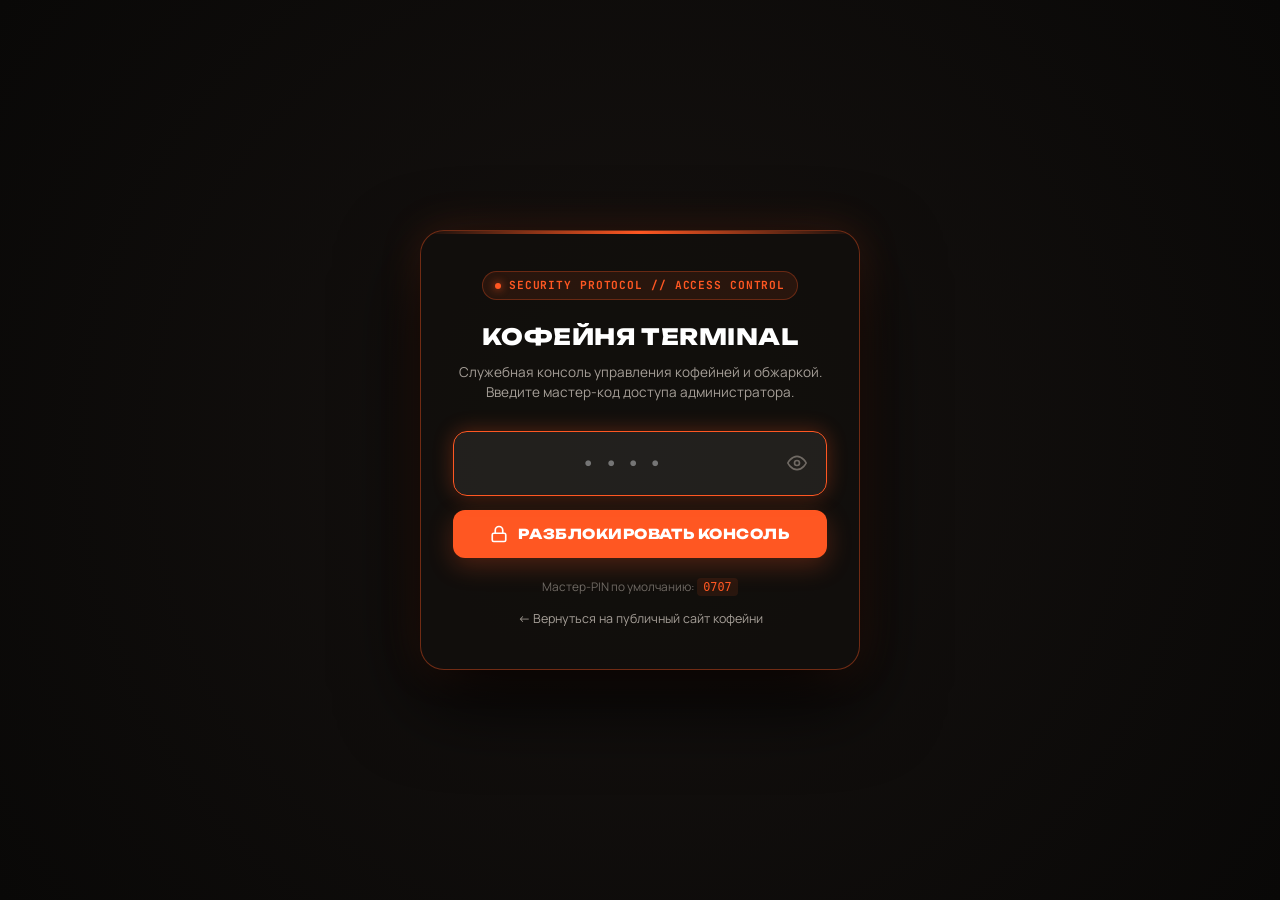
<file: clients/2_kofeynya_eniseyskaya/terminal-control-07.html>
<!DOCTYPE html>
<html lang="ru">
<head>
  <meta charset="UTF-8">
  <meta name="viewport" content="width=device-width, initial-scale=1.0, maximum-scale=1.0, user-scalable=no">
  <title>КОФЕЙНЯ — Центр управления (Админ-консоль)</title>
  <meta name="robots" content="noindex, nofollow, noarchive, nosnippet, noimageindex">
  
  <!-- Fonts -->
  <link rel="preconnect" href="https://fonts.googleapis.com">
  <link rel="preconnect" href="https://fonts.gstatic.com" crossorigin>
  <link href="https://fonts.googleapis.com/css2?family=Manrope:wght@400;500;600;700;800&family=Unbounded:wght@600;700;800;900&family=JetBrains+Mono:wght@500;700;800&display=swap" rel="stylesheet">

  <link rel="stylesheet" href="admin.css">
</head>
<body class="admin-body">

  <!-- ========================================================================= -->
  <!-- 1. RESTRICTED SECURITY GATE TERMINAL SCREEN (LOCKED BY DEFAULT)           -->
  <!-- ========================================================================= -->
  <section class="admin-gate-screen" id="adminGateScreen" aria-label="Экран авторизации">
    <div class="admin-gate-card">
      <div class="gate-badge-row">
        <span class="gate-dot"></span>
        <span>SECURITY PROTOCOL // ACCESS CONTROL</span>
      </div>

      <h1 class="gate-title">КОФЕЙНЯ TERMINAL</h1>
      <p class="gate-subtitle">
        Служебная консоль управления кофейней и обжаркой.<br>
        Введите мастер-код доступа администратора.
      </p>

      <form id="gatePinForm">
        <div class="gate-input-wrap">
          <input 
            type="password" 
            id="gatePinInput" 
            class="gate-pin-input" 
            placeholder="••••" 
            maxlength="12" 
            autocomplete="off" 
            required 
            autofocus
            aria-label="PIN код администратора"
          >
          <button type="button" id="toggleGateEye" class="gate-eye-btn" aria-label="Показать/скрыть PIN">
            <svg width="20" height="20" viewBox="0 0 24 24" fill="none" stroke="currentColor" stroke-width="2">
              <path d="M1 12s4-8 11-8 11 8 11 8-4 8-11 8-11-8-11-8z"/>
              <circle cx="12" cy="12" r="3"/>
            </svg>
          </button>
        </div>

        <div class="gate-error-banner" id="gateErrorBanner">
          Неверный PIN-код
        </div>

        <button type="submit" class="btn-gate-submit">
          <svg width="18" height="18" viewBox="0 0 24 24" fill="none" stroke="currentColor" stroke-width="2.2">
            <rect x="3" y="11" width="18" height="11" rx="2" ry="2"/>
            <path d="M7 11V7a5 5 0 0 1 10 0v4"/>
          </svg>
          <span>РАЗБЛОКИРОВАТЬ КОНСОЛЬ</span>
        </button>
      </form>

      <div class="gate-footer-hint">
        Мастер-PIN по умолчанию: <code>0707</code>
      </div>

      <a href="index.html" class="gate-return-link">← Вернуться на публичный сайт кофейни</a>
    </div>
  </section>

  <!-- ========================================================================= -->
  <!-- 2. ENTERPRISE ADMIN APP SHELL                                             -->
  <!-- ========================================================================= -->
  <div class="admin-app-layout" id="adminAppLayout" style="display:none;">
    
    <!-- SIDEBAR NAVIGATION -->
    <aside class="admin-sidebar" id="adminSidebar">
      <div class="admin-sidebar-header">
        <div class="sidebar-logo-mark">
          <svg width="18" height="18" viewBox="0 0 24 24" fill="none">
            <polygon points="12,2 22,8.5 22,15.5 12,22 2,15.5 2,8.5" stroke="currentColor" stroke-width="2"/>
            <polygon points="12,6 18,10 18,14 12,18 6,14 6,10" fill="currentColor"/>
          </svg>
        </div>
        <div class="sidebar-brand-name">КОФЕЙНЯ</div>
        <span class="sidebar-version-badge">v2.0 PRO</span>
      </div>

      <nav class="admin-nav-menu">
        <div class="nav-section-label">ОСНОВНОЕ</div>
        <button class="admin-nav-item active" data-tab="overview">
          <svg width="18" height="18" viewBox="0 0 24 24" fill="none" stroke="currentColor" stroke-width="2"><rect x="3" y="3" width="7" height="7"/><rect x="14" y="3" width="7" height="7"/><rect x="14" y="14" width="7" height="7"/><rect x="3" y="14" width="7" height="7"/></svg>
          <span>Обзор & Метрики</span>
        </button>
        <button class="admin-nav-item" data-tab="products">
          <svg width="18" height="18" viewBox="0 0 24 24" fill="none" stroke="currentColor" stroke-width="2"><path d="M6 2L3 6v14a2 2 0 002 2h14a2 2 0 002-2V6l-3-4z"/><line x1="3" y1="6" x2="21" y2="6"/><path d="M16 10a4 4 0 01-8 0"/></svg>
          <span>Каталог товаров</span>
        </button>
        <button class="admin-nav-item" data-tab="beans">
          <svg width="18" height="18" viewBox="0 0 24 24" fill="none" stroke="currentColor" stroke-width="2"><circle cx="12" cy="12" r="10"/><path d="M12 2a14.5 14.5 0 0 0 0 20 14.5 14.5 0 0 0 0-20"/></svg>
          <span>Зерно недели</span>
        </button>
        <button class="admin-nav-item" data-tab="orders">
          <svg width="18" height="18" viewBox="0 0 24 24" fill="none" stroke="currentColor" stroke-width="2"><path d="M18 8A6 6 0 0 0 6 8c0 7-3 9-3 9h18s-3-2-3-9"/><path d="M13.73 21a2 2 0 0 1-3.46 0"/></svg>
          <span>Предзаказы</span>
          <span class="nav-badge-pill pill-accent" id="navOrdersBadge" style="display:none;">0</span>
        </button>

        <div class="nav-section-label">КОНТЕНТ & МАРКЕТИНГ</div>
        <button class="admin-nav-item" data-tab="reviews">
          <svg width="18" height="18" viewBox="0 0 24 24" fill="none" stroke="currentColor" stroke-width="2"><polygon points="12 2 15.09 8.26 22 9.27 17 14.14 18.18 21.02 12 17.77 5.82 21.02 7 14.14 2 9.27 8.91 8.26 12 2"/></svg>
          <span>Отзывы гостей</span>
        </button>
        <button class="admin-nav-item" data-tab="settings">
          <svg width="18" height="18" viewBox="0 0 24 24" fill="none" stroke="currentColor" stroke-width="2"><circle cx="12" cy="12" r="3"/><path d="M19.4 15a1.65 1.65 0 0 0 .33 1.82l.06.06a2 2 0 0 1 0 2.83 2 2 0 0 1-2.83 0l-.06-.06a1.65 1.65 0 0 0-1.82-.33 1.65 1.65 0 0 0-1 1.51V21a2 2 0 0 1-2 2 2 2 0 0 1-2-2v-.09A1.65 1.65 0 0 0 9 19.4a1.65 1.65 0 0 0-1.82.33l-.06.06a2 2 0 0 1-2.83 0 2 2 0 0 1 0-2.83l.06-.06a1.65 1.65 0 0 0 .33-1.82 1.65 1.65 0 0 0-1.51-1H3a2 2 0 0 1-2-2 2 2 0 0 1 2-2h.09A1.65 1.65 0 0 0 4.6 9a1.65 1.65 0 0 0-.33-1.82l-.06-.06a2 2 0 0 1 0-2.83 2 2 0 0 1 2.83 0l.06.06a1.65 1.65 0 0 0 1.82.33H9a1.65 1.65 0 0 0 1-1.51V3a2 2 0 0 1 2-2 2 2 0 0 1 2 2v.09a1.65 1.65 0 0 0 1 1.51 1.65 1.65 0 0 0 1.82-.33l.06-.06a2 2 0 0 1 2.83 0 2 2 0 0 1 0 2.83l-.06.06a1.65 1.65 0 0 0-.33 1.82V9a1.65 1.65 0 0 0 1.51 1H21a2 2 0 0 1 2 2 2 2 0 0 1-2 2h-.09a1.65 1.65 0 0 0-1.51 1z"/></svg>
          <span>Настройки заведения</span>
        </button>

        <div class="nav-section-label">СИСТЕМА</div>
        <button class="admin-nav-item" data-tab="security">
          <svg width="18" height="18" viewBox="0 0 24 24" fill="none" stroke="currentColor" stroke-width="2"><path d="M12 22s8-4 8-10V5l-8-3-8 3v7c0 6 8 10 8 10z"/></svg>
          <span>Безопасность & PIN</span>
        </button>
        <button class="admin-nav-item" data-tab="backups">
          <svg width="18" height="18" viewBox="0 0 24 24" fill="none" stroke="currentColor" stroke-width="2"><path d="M21 15v4a2 2 0 0 1-2 2H5a2 2 0 0 1-2-2v-4"/><polyline points="7 10 12 15 17 10"/><line x1="12" y1="15" x2="12" y2="3"/></svg>
          <span>Бэкап & Экспорт</span>
        </button>
      </nav>

      <div class="sidebar-footer">
        <a href="index.html" target="_blank" rel="noopener" class="btn-sidebar-site">
          <svg width="14" height="14" viewBox="0 0 24 24" fill="none" stroke="currentColor" stroke-width="2"><path d="M18 13v6a2 2 0 0 1-2 2H5a2 2 0 0 1-2-2V8a2 2 0 0 1 2-2h6"/><polyline points="15 3 21 3 21 9"/><line x1="10" y1="14" x2="21" y2="3"/></svg>
          <span>Открыть сайт ↗</span>
        </a>
        <button type="button" class="btn-sidebar-logout" id="adminLogoutBtn">
          <svg width="14" height="14" viewBox="0 0 24 24" fill="none" stroke="currentColor" stroke-width="2"><path d="M9 21H5a2 2 0 0 1-2-2V5a2 2 0 0 1 2-2h4"/><polyline points="16 17 21 12 16 7"/><line x1="21" y1="12" x2="9" y2="12"/></svg>
          <span>Заблокировать сессию</span>
        </button>
      </div>
    </aside>

    <!-- MAIN CONTAINER -->
    <main class="admin-main-container">
      
      <!-- TOPBAR -->
      <header class="admin-topbar">
        <div class="topbar-left">
          <button class="admin-sidebar-toggle-btn" id="mobileSidebarToggle" aria-label="Меню">
            <svg width="22" height="22" viewBox="0 0 24 24" fill="none" stroke="currentColor" stroke-width="2"><line x1="3" y1="12" x2="21" y2="12"/><line x1="3" y1="6" x2="21" y2="6"/><line x1="3" y1="18" x2="21" y2="18"/></svg>
          </button>
          <div class="topbar-breadcrumbs">
            <span>КОФЕЙНЯ</span>
            <span>/</span>
            <strong id="topbarCurrentSection">Обзор & Метрики</strong>
          </div>
        </div>

        <div class="topbar-right">
          <div class="topbar-status-badge" id="topbarStatusBadge">
            <span class="stock-dot"></span>
            <span id="topbarStatusText">ОТКРЫТО</span>
          </div>
          <div class="topbar-live-clock" id="topbarClock">--:--:--</div>
          <div class="topbar-quick-actions">
            <button class="btn-admin btn-admin-primary btn-admin-sm" id="btnAddNewProduct">
              <svg width="14" height="14" viewBox="0 0 24 24" fill="none" stroke="currentColor" stroke-width="2.5"><line x1="12" y1="5" x2="12" y2="19"/><line x1="5" y1="12" x2="19" y2="12"/></svg>
              <span>+ Товар</span>
            </button>
          </div>
        </div>
      </header>

      <!-- WORKSPACE -->
      <div class="admin-workspace">
        
        <!-- ============================================================== -->
        <!-- PANEL 1: OVERVIEW & STATS                                      -->
        <!-- ============================================================== -->
        <section class="admin-view-panel active" id="viewPanel_overview">
          <div class="view-header">
            <div class="view-header-title-box">
              <h1>Сводка и аналитика заведения</h1>
              <p>Ключевые показатели работы спешелти кофейни в реальном времени.</p>
            </div>
            <div class="view-header-actions">
              <a href="index.html" target="_blank" class="btn-admin btn-admin-secondary">
                <span>Просмотреть витрину сайта ↗</span>
              </a>
            </div>
          </div>

          <!-- KPI Cards -->
          <div class="admin-stats-grid">
            <div class="stat-card">
              <div class="stat-icon-wrap">
                <svg width="22" height="22" viewBox="0 0 24 24" fill="none" stroke="currentColor" stroke-width="2"><path d="M6 2L3 6v14a2 2 0 002 2h14a2 2 0 002-2V6l-3-4z"/><line x1="3" y1="6" x2="21" y2="6"/><path d="M16 10a4 4 0 01-8 0"/></svg>
              </div>
              <div>
                <div class="stat-meta-label">Позиций в меню</div>
                <div class="stat-meta-value" id="statTotalProducts">12</div>
                <div class="stat-meta-sub">Доступно гостям на баре</div>
              </div>
            </div>

            <div class="stat-card">
              <div class="stat-icon-wrap">
                <svg width="22" height="22" viewBox="0 0 24 24" fill="none" stroke="currentColor" stroke-width="2"><line x1="12" y1="1" x2="12" y2="23"/><path d="M17 5H9.5a3.5 3.5 0 0 0 0 7h5a3.5 3.5 0 0 1 0 7H6"/></svg>
              </div>
              <div>
                <div class="stat-meta-label">Средний чек меню</div>
                <div class="stat-meta-value" id="statAvgPrice">380 ₽</div>
                <div class="stat-meta-sub">По всем категориям</div>
              </div>
            </div>

            <div class="stat-card">
              <div class="stat-icon-wrap">
                <svg width="22" height="22" viewBox="0 0 24 24" fill="none" stroke="currentColor" stroke-width="2"><path d="M18 8A6 6 0 0 0 6 8c0 7-3 9-3 9h18s-3-2-3-9"/><path d="M13.73 21a2 2 0 0 1-3.46 0"/></svg>
              </div>
              <div>
                <div class="stat-meta-label">Активных заказов</div>
                <div class="stat-meta-value" id="statActiveOrders">0</div>
                <div class="stat-meta-sub">В очереди на приготовление</div>
              </div>
            </div>

            <div class="stat-card">
              <div class="stat-icon-wrap">
                <svg width="22" height="22" viewBox="0 0 24 24" fill="none" stroke="currentColor" stroke-width="2"><circle cx="12" cy="12" r="10"/><polyline points="12 6 12 12 16 14"/></svg>
              </div>
              <div>
                <div class="stat-meta-label">Статус зала</div>
                <div class="stat-meta-value" id="statStoreStatus" style="font-size:1.3rem;">ОТКРЫТО</div>
                <div class="stat-meta-sub">08:00 — 22:00 (Кухня до 21:45)</div>
              </div>
            </div>
          </div>

          <!-- Audit Log Mini Preview -->
          <div class="admin-card-container" style="padding: 24px;">
            <div style="display:flex; justify-content:space-between; align-items:center; margin-bottom:16px;">
              <h3 style="font-size:1.05rem; font-family:var(--admin-font-heading); color:#fff;">Последние действия в админке</h3>
              <button class="btn-admin btn-admin-secondary btn-admin-sm" onclick="switchTab('security')">Весь журнал →</button>
            </div>
            <div class="audit-log-list" id="overviewRecentAuditList">
              <!-- Rendered via JS -->
            </div>
          </div>
        </section>

        <!-- ============================================================== -->
        <!-- PANEL 2: PRODUCTS CATALOG                                      -->
        <!-- ============================================================== -->
        <section class="admin-view-panel" id="viewPanel_products">
          <div class="view-header">
            <div class="view-header-title-box">
              <h1>Каталог позиций меню</h1>
              <p>Управление ценами, фотографиями, граммовками и доступностью позиций.</p>
            </div>
            <div class="view-header-actions">
              <button class="btn-admin btn-admin-primary" onclick="openProductEditModal(null)">
                <svg width="15" height="15" viewBox="0 0 24 24" fill="none" stroke="currentColor" stroke-width="2.5"><line x1="12" y1="5" x2="12" y2="19"/><line x1="5" y1="12" x2="19" y2="12"/></svg>
                <span>+ Добавить позицию</span>
              </button>
            </div>
          </div>

          <!-- Filter & Search Bar -->
          <div class="admin-filter-bar">
            <div class="filter-tabs-group">
              <button class="filter-tab-pill active" data-category="all">Все (<span id="countPill_all">0</span>)</button>
              <button class="filter-tab-pill" data-category="coffee">Кофе (<span id="countPill_coffee">0</span>)</button>
              <button class="filter-tab-pill" data-category="food">Еда (<span id="countPill_food">0</span>)</button>
              <button class="filter-tab-pill" data-category="desserts">Десерты (<span id="countPill_desserts">0</span>)</button>
              <button class="filter-tab-pill" data-category="beans">Зерно (<span id="countPill_beans">0</span>)</button>
            </div>

            <div class="filter-search-input-wrap">
              <svg class="filter-search-icon" width="16" height="16" viewBox="0 0 24 24" fill="none" stroke="currentColor" stroke-width="2"><circle cx="11" cy="11" r="8"/><line x1="21" y1="21" x2="16.65" y2="16.65"/></svg>
              <input type="text" class="filter-search-input" id="productSearchInput" placeholder="Поиск по названию или составу...">
            </div>
          </div>

          <!-- Products Table -->
          <div class="admin-card-container">
            <table class="admin-table">
              <thead>
                <tr>
                  <th>Фото</th>
                  <th>Название & Объем</th>
                  <th>Категория</th>
                  <th>Цена (руб.)</th>
                  <th>Наличие</th>
                  <th style="text-align: right;">Действия</th>
                </tr>
              </thead>
              <tbody id="productsTableBody">
                <!-- Dynamically populated rows -->
              </tbody>
            </table>
          </div>
        </section>

        <!-- ============================================================== -->
        <!-- PANEL 3: FEATURED BEANS (ЗЕРНО НЕДЕЛИ)                         -->
        <!-- ============================================================== -->
        <section class="admin-view-panel" id="viewPanel_beans">
          <div class="view-header">
            <div class="view-header-title-box">
              <h1>Фирменное спешелти зерно для дома</h1>
              <p>Настройка выделенного лота в блоке «Зерно для дома и офиса» на сайте.</p>
            </div>
          </div>

          <div class="admin-card-container" style="padding: 28px; max-width: 860px;">
            <form id="beansEditForm">
              <div class="form-grid-2col">
                <div class="admin-form-group">
                  <label for="beans_title">Название лота *</label>
                  <input type="text" id="beans_title" class="admin-form-input" required>
                </div>
                <div class="admin-form-group">
                  <label for="beans_tag">Тег / Подзаголовок *</label>
                  <input type="text" id="beans_tag" class="admin-form-input" required>
                </div>

                <div class="admin-form-group">
                  <label for="beans_price">Цена (₽) *</label>
                  <input type="number" id="beans_price" class="admin-form-input" required>
                </div>
                <div class="admin-form-group">
                  <label for="beans_weight">Вес пачки *</label>
                  <input type="text" id="beans_weight" class="admin-form-input" required>
                </div>

                <div class="admin-form-group">
                  <label for="beans_qGrade">Оценка Q-Grader</label>
                  <input type="text" id="beans_qGrade" class="admin-form-input">
                </div>
                <div class="admin-form-group">
                  <label for="beans_roast">Профиль обжарки</label>
                  <input type="text" id="beans_roast" class="admin-form-input">
                </div>

                <div class="admin-form-group form-full-width">
                  <label for="beans_descriptors">Дескрипторы вкуса (через запятую)</label>
                  <input type="text" id="beans_descriptors" class="admin-form-input" placeholder="Бергамот, Белый персик, Жасмин, Чёрный чай">
                </div>

                <div class="admin-form-group form-full-width">
                  <label for="beans_desc">Описание сорта и терруара</label>
                  <textarea id="beans_desc" class="admin-form-textarea" rows="3"></textarea>
                </div>

                <!-- PHOTO -->
                <div class="admin-form-group form-full-width">
                  <label>Фотография пачки зерна</label>
                  <div class="photo-manager-box">
                    <img id="beansImagePreview" src="assets/images/specialty_bean_bags.jpg" alt="Пачка зерна" class="photo-preview-box">
                    <div class="photo-controls-group">
                      <label for="beans_fileInput" class="btn-upload-file">
                        <svg width="15" height="15" viewBox="0 0 24 24" fill="none" stroke="currentColor" stroke-width="2"><rect x="3" y="3" width="18" height="18" rx="2" ry="2"/><circle cx="8.5" cy="8.5" r="1.5"/><polyline points="21 15 16 10 5 21"/></svg>
                        <span>Загрузить фото с устройства</span>
                      </label>
                      <input type="file" id="beans_fileInput" accept="image/*" style="display:none;">
                      <input type="text" id="beans_image" class="admin-form-input" placeholder="или вставьте URL ссылки...">
                    </div>
                  </div>
                </div>

                <div class="admin-form-group form-full-width">
                  <label for="beans_grindInfo">Сервис помола</label>
                  <input type="text" id="beans_grindInfo" class="admin-form-input" value="Бесплатно под ваш девайс">
                </div>
              </div>

              <div style="margin-top:24px; display:flex; justify-content:flex-end;">
                <button type="submit" class="btn-admin btn-admin-primary">
                  <span>Сохранить параметры зерна</span>
                </button>
              </div>
            </form>
          </div>
        </section>

        <!-- ============================================================== -->
        <!-- PANEL 4: LIVE ORDERS (ВХОДЯЩИЕ ЗАКАЗЫ)                         -->
        <!-- ============================================================== -->
        <section class="admin-view-panel" id="viewPanel_orders">
          <div class="view-header">
            <div class="view-header-title-box">
              <h1>Входящие предзаказы с сайта</h1>
              <p>Заказы, оформленные гостями через корзину к определенному времени.</p>
            </div>
            <div class="view-header-actions">
              <button class="btn-admin btn-admin-secondary btn-admin-sm" onclick="clearCompletedOrders()">
                <span>Очистить выданные заказы</span>
              </button>
            </div>
          </div>

          <div class="orders-list-grid" id="ordersListContainer">
            <!-- Rendered dynamically -->
          </div>
        </section>

        <!-- ============================================================== -->
        <!-- PANEL 5: REVIEWS (ОТЗЫВЫ ГОСТЕЙ)                               -->
        <!-- ============================================================== -->
        <section class="admin-view-panel" id="viewPanel_reviews">
          <div class="view-header">
            <div class="view-header-title-box">
              <h1>Отзывы Яндекс Карт (5.0)</h1>
              <p>Управление отзывами, которые транслируются в автоматической бегущей строке.</p>
            </div>
            <div class="view-header-actions">
              <button class="btn-admin btn-admin-primary" onclick="openAddReviewModal()">
                <span>+ Добавить отзыв</span>
              </button>
            </div>
          </div>

          <div class="orders-list-grid" id="reviewsContainer">
            <!-- Rendered via JS -->
          </div>
        </section>

        <!-- ============================================================== -->
        <!-- PANEL 6: CAFE SETTINGS                                         -->
        <!-- ============================================================== -->
        <section class="admin-view-panel" id="viewPanel_settings">
          <div class="view-header">
            <div class="view-header-title-box">
              <h1>Настройки кофейни и контактов</h1>
              <p>Часы работы, адрес, мессенджеры и заголовок сайта.</p>
            </div>
          </div>

          <div class="admin-card-container" style="padding: 28px; max-width: 860px;">
            <form id="settingsForm">
              <div class="form-grid-2col">
                <div class="admin-form-group">
                  <label for="set_phone">Телефон для звонков на бар *</label>
                  <input type="text" id="set_phone" class="admin-form-input" required>
                </div>
                <div class="admin-form-group">
                  <label for="set_address">Точный адрес кофейни *</label>
                  <input type="text" id="set_address" class="admin-form-input" required>
                </div>

                <div class="admin-form-group">
                  <label for="set_weekdays">Будние дни (Пн-Пт) *</label>
                  <input type="text" id="set_weekdays" class="admin-form-input" required placeholder="08:00 — 22:00">
                </div>
                <div class="admin-form-group">
                  <label for="set_weekends">Выходные дни (Сб-Вс) *</label>
                  <input type="text" id="set_weekends" class="admin-form-input" required placeholder="08:00 — 22:00">
                </div>

                <div class="admin-form-group">
                  <label for="set_kitchen">Время работы кухни</label>
                  <input type="text" id="set_kitchen" class="admin-form-input" placeholder="до 21:45">
                </div>
                <div class="admin-form-group">
                  <label for="set_statusMode">Режим индикации статуса</label>
                  <select id="set_statusMode" class="admin-form-select">
                    <option value="auto">Автоматически по часам (08:00–22:00)</option>
                    <option value="open">Принудительно: ОТКРЫТО</option>
                    <option value="closed">Принудительно: ЗАКРЫТО (Санитарный день / Перерыв)</option>
                  </select>
                </div>

                <div class="admin-form-group">
                  <label for="set_telegram">Ссылка на Telegram-чат</label>
                  <input type="text" id="set_telegram" class="admin-form-input">
                </div>
                <div class="admin-form-group">
                  <label for="set_whatsapp">Ссылка на WhatsApp-чат</label>
                  <input type="text" id="set_whatsapp" class="admin-form-input">
                </div>

                <div class="admin-form-group form-full-width">
                  <label for="set_heroTitle">Главный слоган на первом экране</label>
                  <textarea id="set_heroTitle" class="admin-form-textarea" rows="2"></textarea>
                </div>
              </div>

              <div style="margin-top:24px; display:flex; justify-content:flex-end;">
                <button type="submit" class="btn-admin btn-admin-primary">
                  <span>Сохранить настройки</span>
                </button>
              </div>
            </form>
          </div>

          <!-- Telegram Bot Order Dispatcher Card -->
          <div class="admin-card-container" style="padding: 28px; max-width: 860px; margin-top: 24px;">
            <div style="display:flex; align-items:center; justify-content:space-between; margin-bottom:16px;">
              <div>
                <h3 style="font-size:1.05rem; font-family:var(--admin-font-heading); color:#fff;">Telegram Оповещения о заказах</h3>
                <p style="font-size:0.8rem; color:var(--admin-text-muted); margin-top:4px;">
                  Все входящие заявки отправляются в Telegram (только сумма и состав позиций, без персональных данных).
                </p>
              </div>
              <span class="stock-badge-toggle in-stock" style="cursor:default;">
                <span class="stock-dot"></span>
                <span>Бот активен</span>
              </span>
            </div>

            <div class="form-grid-2col">
              <div class="admin-form-group">
                <label>Telegram Бот</label>
                <input type="text" value="@coffeetestwork_bot" class="admin-form-input" disabled style="opacity:0.8;">
              </div>
              <div class="admin-form-group">
                <label for="set_tgChatId">Ваш Chat ID / ID группы для получения заявок</label>
                <div style="display:flex; gap:8px;">
                  <input type="text" id="set_tgChatId" class="admin-form-input" placeholder="Например: 123456789 или -100...">
                  <button type="button" class="btn-admin btn-admin-secondary" id="btnDetectTgChat" title="Определить автоматически из последних сообщений боту">
                    Определить
                  </button>
                </div>
              </div>
            </div>

            <div style="margin-top:14px; font-size:0.78rem; color:var(--admin-text-dim); line-height:1.5;">
              💡 <strong>Как подключить:</strong> 1. Откройте в Telegram бота <a href="https://t.me/coffeetestwork_bot" target="_blank" style="color:var(--admin-accent-orange); text-decoration:underline;">@coffeetestwork_bot</a> и нажмите <strong>/start</strong> (или добавьте бота в вашу рабочую группу бариста). 2. Нажмите кнопку <strong>«Определить»</strong> выше или введите ID вручную.
            </div>

            <div style="margin-top:18px; display:flex; justify-content:flex-end; gap:10px;">
              <button type="button" class="btn-admin btn-admin-secondary" id="btnTestTgNotify">
                <span>Отправить тест в Telegram ✈</span>
              </button>
              <button type="button" class="btn-admin btn-admin-primary" id="btnSaveTgChat">
                <span>Сохранить Chat ID</span>
              </button>
            </div>
          </div>
        </section>

        <!-- ============================================================== -->
        <!-- PANEL 7: SECURITY & PIN                                        -->
        <!-- ============================================================== -->
        <section class="admin-view-panel" id="viewPanel_security">
          <div class="view-header">
            <div class="view-header-title-box">
              <h1>Безопасность & Аудит действий</h1>
              <p>Управление мастер-кодом доступа и журнал операций администратора.</p>
            </div>
          </div>

          <div style="display:grid; grid-template-columns: 360px 1fr; gap:24px; align-items:flex-start;">
            <!-- Change PIN Form -->
            <div class="admin-card-container" style="padding: 24px;">
              <h3 style="font-size:1.05rem; font-family:var(--admin-font-heading); color:#fff; margin-bottom:12px;">Смена мастер-PIN</h3>
              <p style="font-size:0.78rem; color:var(--admin-text-muted); margin-bottom:18px;">
                Задайте новый код (от 4 до 10 знаков). После смены для входа используйте обновленный пароль.
              </p>
              
              <form id="pinChangeForm">
                <div class="admin-form-group" style="margin-bottom:14px;">
                  <label for="pin_new">Новый мастер-код</label>
                  <input type="password" id="pin_new" class="admin-form-input" required placeholder="••••">
                </div>
                <div class="admin-form-group" style="margin-bottom:16px;">
                  <label for="pin_confirm">Повторите новый код</label>
                  <input type="password" id="pin_confirm" class="admin-form-input" required placeholder="••••">
                </div>

                <div id="pinChangeError" class="gate-error-banner" style="display:none; margin-bottom:14px;"></div>

                <button type="submit" class="btn-admin btn-admin-primary" style="width:100%;">
                  <span>Сохранить новый PIN</span>
                </button>
              </form>
            </div>

            <!-- Audit Log Table -->
            <div class="admin-card-container" style="padding: 24px;">
              <h3 style="font-size:1.05rem; font-family:var(--admin-font-heading); color:#fff; margin-bottom:14px;">Журнал операций (Audit Trail)</h3>
              <div class="audit-log-list" id="auditLogContainer">
                <!-- Filled via JS -->
              </div>
            </div>
          </div>
        </section>

        <!-- ============================================================== -->
        <!-- PANEL 8: BACKUPS & EXPORT                                      -->
        <!-- ============================================================== -->
        <section class="admin-view-panel" id="viewPanel_backups">
          <div class="view-header">
            <div class="view-header-title-box">
              <h1>Резервное копирование и экспорт</h1>
              <p>Выгрузка базы данных в файл JSON, импорт и экстренный сброс настроек.</p>
            </div>
          </div>

          <div style="display:grid; grid-template-columns: repeat(auto-fit, minmax(320px, 1fr)); gap:20px;">
            <!-- Export -->
            <div class="admin-card-container" style="padding: 26px;">
              <h3 style="font-size:1.05rem; font-family:var(--admin-font-heading); color:#fff; margin-bottom:8px;">Скачать бэкап (JSON)</h3>
              <p style="font-size:0.8rem; color:var(--admin-text-muted); margin-bottom:20px;">
                Сохраняет полный снимок базы: все позиции меню, цены, отзывы, фирменное зерно и настройки сайта в один файл.
              </p>
              <button class="btn-admin btn-admin-primary" id="btnExportBackup" style="width:100%;">
                <svg width="16" height="16" viewBox="0 0 24 24" fill="none" stroke="currentColor" stroke-width="2"><path d="M21 15v4a2 2 0 0 1-2 2H5a2 2 0 0 1-2-2v-4"/><polyline points="7 10 12 15 17 10"/><line x1="12" y1="15" x2="12" y2="3"/></svg>
                <span>Скачать резервную копию базы</span>
              </button>
            </div>

            <!-- Import -->
            <div class="admin-card-container" style="padding: 26px;">
              <h3 style="font-size:1.05rem; font-family:var(--admin-font-heading); color:#fff; margin-bottom:8px;">Восстановить из файла</h3>
              <p style="font-size:0.8rem; color:var(--admin-text-muted); margin-bottom:20px;">
                Загрузите ранее сохраненный файл `.json`, чтобы восстановить каталог и параметры за секунду.
              </p>
              <label for="btnImportBackupFile" class="btn-admin btn-admin-secondary" style="width:100%; cursor:pointer;">
                <svg width="16" height="16" viewBox="0 0 24 24" fill="none" stroke="currentColor" stroke-width="2"><path d="M21 15v4a2 2 0 0 1-2 2H5a2 2 0 0 1-2-2v-4"/><polyline points="17 8 12 3 7 8"/><line x1="12" y1="3" x2="12" y2="15"/></svg>
                <span>Выбрать файл JSON</span>
              </label>
              <input type="file" id="btnImportBackupFile" accept=".json" style="display:none;">
            </div>

            <!-- Factory Reset -->
            <div class="admin-card-container" style="padding: 26px; border-color: rgba(239, 68, 68, 0.3);">
              <h3 style="font-size:1.05rem; font-family:var(--admin-font-heading); color:var(--admin-accent-red); margin-bottom:8px;">Заводской сброс</h3>
              <p style="font-size:0.8rem; color:var(--admin-text-muted); margin-bottom:20px;">
                Сбрасывает все товары, цены, лоты и настройки до стандартных заводских 12 позиций кофейни.
              </p>
              <button class="btn-admin btn-admin-danger" id="btnFactoryReset" style="width:100%;">
                <span>Сбросить кофейню до стандарта</span>
              </button>
            </div>
          </div>
        </section>

      </div>
    </main>
  </div>

  <!-- ========================================================================= -->
  <!-- 3. MODAL: CREATE / EDIT PRODUCT                                           -->
  <!-- ========================================================================= -->
  <div class="admin-modal-backdrop" id="modalProductEdit" aria-hidden="true">
    <div class="admin-modal-window" role="dialog" aria-modal="true">
      <div class="modal-window-header">
        <h2 id="modalProductTitle">Добавить позицию</h2>
        <button class="modal-close-btn" onclick="closeProductModal()" aria-label="Закрыть">
          <svg width="20" height="20" viewBox="0 0 24 24" fill="none" stroke="currentColor" stroke-width="2.5"><line x1="18" y1="6" x2="6" y2="18"/><line x1="6" y1="6" x2="18" y2="18"/></svg>
        </button>
      </div>

      <form id="productEditForm">
        <div class="modal-window-body">
          <input type="hidden" id="fld_productId">

          <div class="form-grid-2col">
            <div class="admin-form-group">
              <label for="fld_name">Название позиции *</label>
              <input type="text" id="fld_name" class="admin-form-input" required placeholder="Например: Айс-латте Маракуйя">
            </div>

            <div class="admin-form-group">
              <label for="fld_category">Категория *</label>
              <select id="fld_category" class="admin-form-select" required>
                <option value="coffee">Кофе и напитки</option>
                <option value="food">Еда и завтраки</option>
                <option value="desserts">Десерты и выпечка</option>
                <option value="beans">Зерно в пачках</option>
              </select>
            </div>

            <div class="admin-form-group">
              <label for="fld_price">Цена (₽) *</label>
              <input type="number" id="fld_price" class="admin-form-input" min="0" step="10" required placeholder="290">
            </div>

            <div class="admin-form-group">
              <label for="fld_volume">Объем / Вес *</label>
              <input type="text" id="fld_volume" class="admin-form-input" required placeholder="350 мл / 250 г">
            </div>

            <div class="admin-form-group form-full-width">
              <label for="fld_tag">Тег / Бейджик</label>
              <input type="text" id="fld_tag" class="admin-form-input" placeholder="Хит сезона, Новинка, Спешелти...">
            </div>

            <!-- PHOTO UPLOAD & PREVIEW -->
            <div class="admin-form-group form-full-width">
              <label>Фотография позиции *</label>
              <div class="photo-manager-box">
                <img id="modalPhotoPreview" src="assets/images/cappuccino.jpg" alt="Превью" class="photo-preview-box">
                <div class="photo-controls-group">
                  <label for="fld_fileInput" class="btn-upload-file">
                    <svg width="15" height="15" viewBox="0 0 24 24" fill="none" stroke="currentColor" stroke-width="2"><rect x="3" y="3" width="18" height="18" rx="2" ry="2"/><circle cx="8.5" cy="8.5" r="1.5"/><polyline points="21 15 16 10 5 21"/></svg>
                    <span>Загрузить фото с телефона или ПК</span>
                  </label>
                  <input type="file" id="fld_fileInput" accept="image/*" style="display:none;">
                  <input type="text" id="fld_image" class="admin-form-input" placeholder="или вставьте URL ссылки...">
                </div>
              </div>
            </div>

            <div class="admin-form-group form-full-width">
              <label for="fld_desc">Описание вкуса и подачи</label>
              <textarea id="fld_desc" class="admin-form-textarea" rows="2" placeholder="Опишите оттенки вкуса, сорт зерна, особенности..."></textarea>
            </div>

            <div class="admin-form-group form-full-width">
              <label for="fld_ingredients">Состав</label>
              <input type="text" id="fld_ingredients" class="admin-form-input" placeholder="Эспрессо, фермерское молоко 3.2%, кусковой лёд...">
            </div>

            <div class="admin-form-group">
              <label for="fld_kcal">Калорийность (ккал)</label>
              <input type="number" id="fld_kcal" class="admin-form-input" placeholder="135">
            </div>

            <div class="admin-form-group">
              <label for="fld_nutr">БЖУ (Белки / Жиры / Углеводы)</label>
              <input type="text" id="fld_nutr" class="admin-form-input" placeholder="6.2г / 6.8г / 11.4г">
            </div>
          </div>
        </div>

        <div class="modal-window-footer">
          <button type="button" class="btn-admin btn-admin-secondary" onclick="closeProductModal()">Отмена</button>
          <button type="submit" class="btn-admin btn-admin-primary">
            <span>Сохранить в меню</span>
          </button>
        </div>
      </form>
    </div>
  </div>

  <!-- TOAST FEEDBACK -->
  <div class="admin-toast" id="adminToast">
    <span class="admin-toast-text" id="adminToastText">Успешно сохранено</span>
  </div>

  <script src="admin.js"></script>
</body>
</html>
</file>
<file: styles.css>
/* ==========================================================================
   РОЗА РОЗ // 11 — САЛОН ЦВЕТОВ & КРУГЛОСУТОЧНАЯ ДОСТАВКА В МЫТИЩАХ
   Design: Modern Dark Floral Editorial / Bespoke Glassmorphism / Cinema Blur
   Fonts: Unbounded (Headings) + Manrope (Clean Interface) + Cormorant Accent
   ========================================================================== */

:root {
  --font-heading: 'Unbounded', -apple-system, BlinkMacSystemFont, 'Segoe UI', Roboto, sans-serif;
  --font-body: 'Manrope', -apple-system, BlinkMacSystemFont, 'Segoe UI', Roboto, sans-serif;
  --font-serif: 'Cormorant Garamond', Georgia, serif;

  /* Colors: Velvet Midnight + Dusty Rose & Champagne Gold */
  --bg-deep: #070809;
  --bg-surface: #0e1012;
  --bg-surface-elevated: #15181a;
  --bg-card: rgba(14, 17, 20, 0.90);
  --bg-card-hover: rgba(20, 24, 28, 0.96);
  
  --border-subtle: rgba(255, 255, 255, 0.10);
  --border-medium: rgba(255, 255, 255, 0.20);
  --border-active: rgba(214, 117, 132, 0.50);

  --accent-orange: #d67584; /* Soft dusty rose / petals */
  --accent-orange-hover: #e28a97;
  --accent-rose: #d67584;
  --accent-amber: #d8af65; /* Champagne gold */
  --accent-emerald: #3fa576; /* Botanical green */
  
  --text-main: #faf7f4;
  --text-muted: #a69f99;
  --text-dim: #706963;

  /* Dynamic scroll blur & parallax */
  --scroll-blur: 0px;
  --overlay-opacity: 0.65;
  --video-offset-y: 0px;

  --header-height: 74px;
  --transition-fast: 0.18s cubic-bezier(0.16, 1, 0.3, 1);
  --transition-smooth: 0.35s cubic-bezier(0.16, 1, 0.3, 1);
}

/* Reset & Base */
*, *::before, *::after {
  box-sizing: border-box;
  margin: 0;
  padding: 0;
}

html {
  scroll-behavior: smooth;
  font-size: 16px;
  background-color: var(--bg-deep);
  color: var(--text-main);
  -webkit-font-smoothing: antialiased;
  -moz-osx-font-smoothing: grayscale;
  overflow-x: hidden;
  width: 100%;
  max-width: 100vw;
}

body {
  font-family: var(--font-body);
  line-height: 1.55;
  overflow-x: hidden;
  width: 100%;
  max-width: 100vw;
  position: relative;
  min-height: 100vh;
}

/* Custom Minimal Scrollbar */
::-webkit-scrollbar {
  width: 7px;
}
::-webkit-scrollbar-track {
  background: #090807;
}
::-webkit-scrollbar-thumb {
  background: #272320;
  border-radius: 4px;
}
::-webkit-scrollbar-thumb:hover {
  background: var(--accent-orange);
}

img, video {
  display: block;
  max-width: 100%;
}

a {
  color: inherit;
  text-decoration: none;
}

button, input, select {
  font-family: inherit;
}

/* Container */
.container {
  width: 100%;
  max-width: 1260px;
  margin: 0 auto;
  padding: 0 24px;
}

.section-padding {
  padding: 120px 0;
  position: relative;
  z-index: 2;
}

/* ==========================================================================
   VIDEO BACKGROUND CONTAINER & DYNAMIC HARDWARE-ACCELERATED SCROLL BLUR
   ========================================================================== */
.video-background-container {
  position: fixed;
  top: 0;
  left: 0;
  width: 100%;
  height: 100%;
  z-index: -10;
  overflow: hidden;
  pointer-events: none;
  background-color: var(--bg-deep);
}

.bg-video {
  position: absolute;
  top: 50%;
  left: 50%;
  min-width: 100%;
  min-height: 100%;
  width: auto;
  height: auto;
  transform: translate(-50%, calc(-50% + var(--video-offset-y, 0px))) scale(1.05);
  object-fit: cover;
  will-change: transform;
}

.video-overlay {
  position: absolute;
  inset: 0;
  background: radial-gradient(circle at 50% 30%, rgba(9, 11, 13, 0.45) 0%, rgba(7, 9, 10, 0.82) 65%, rgba(4, 5, 6, 0.98) 100%);
  opacity: var(--overlay-opacity, 0.65);
  transition: opacity 0.08s linear;
  will-change: opacity;
}

.video-blur-layer {
  position: absolute;
  inset: 0;
  backdrop-filter: blur(var(--scroll-blur, 0px));
  -webkit-backdrop-filter: blur(var(--scroll-blur, 0px));
  pointer-events: none;
  transition: backdrop-filter 0.08s linear;
}

/* ==========================================================================
   HEADER & HOVER SCHEDULE DROPDOWN
   ========================================================================== */
.header {
  position: fixed;
  top: 0;
  left: 0;
  width: 100%;
  height: var(--header-height);
  z-index: 100;
  background-color: rgba(9, 11, 13, 0.88);
  backdrop-filter: blur(20px);
  -webkit-backdrop-filter: blur(20px);
  border-bottom: 1px solid rgba(255, 255, 255, 0.09);
  transition: background-color var(--transition-smooth), backdrop-filter var(--transition-smooth), border-color var(--transition-smooth), box-shadow var(--transition-smooth);
}

.header.scrolled {
  background-color: rgba(7, 8, 10, 0.97);
  backdrop-filter: blur(24px);
  -webkit-backdrop-filter: blur(24px);
  border-bottom: 1px solid rgba(214, 117, 132, 0.22);
  box-shadow: 0 10px 30px rgba(0, 0, 0, 0.75);
}

.header-inner {
  height: 100%;
  display: flex;
  align-items: center;
  justify-content: space-between;
}

/* Brand Logo */
.brand-logo {
  display: flex;
  align-items: center;
  gap: 12px;
  font-family: var(--font-heading);
  letter-spacing: -0.02em;
  font-size: 1.15rem;
  font-weight: 800;
  color: var(--text-main);
  text-transform: uppercase;
}

.logo-symbol {
  display: flex;
  align-items: center;
  justify-content: center;
  color: var(--text-main);
}

.logo-text {
  letter-spacing: 0.02em;
}

.logo-accent {
  color: var(--accent-orange);
  margin-left: 4px;
}

.logo-badge {
  font-family: var(--font-body);
  font-size: 0.65rem;
  font-weight: 700;
  color: var(--accent-orange);
  padding: 3px 8px;
  border-radius: 4px;
  background: rgba(255, 87, 34, 0.12);
  border: 1px solid rgba(255, 87, 34, 0.3);
  letter-spacing: 0.1em;
}

/* Nav Menu */
.nav-menu {
  display: flex;
  align-items: center;
  gap: 28px;
}

.mobile-nav-quick-actions {
  display: none;
}

.nav-link {
  font-size: 0.82rem;
  font-weight: 600;
  color: var(--text-muted);
  letter-spacing: 0.06em;
  text-transform: uppercase;
  transition: color var(--transition-fast);
  position: relative;
  padding: 6px 0;
}

.nav-link:hover {
  color: var(--text-main);
}

.nav-link::after {
  content: '';
  position: absolute;
  bottom: 0;
  left: 0;
  width: 0%;
  height: 2px;
  background: var(--accent-orange);
  transition: width var(--transition-fast);
}

.nav-link:hover::after {
  width: 100%;
}

/* Header Actions & Hover Schedule Popover */
.header-actions {
  display: flex;
  align-items: center;
  gap: 14px;
}

.schedule-trigger-wrapper {
  position: relative;
}

.live-status-badge {
  display: flex;
  align-items: center;
  gap: 8px;
  padding: 7px 14px;
  border-radius: 100px;
  background: rgba(26, 23, 20, 0.7);
  border: 1px solid var(--border-subtle);
  font-size: 0.76rem;
  font-weight: 600;
  color: var(--text-muted);
  letter-spacing: 0.02em;
  cursor: pointer;
  transition: border-color var(--transition-fast), background var(--transition-fast);
}

.schedule-trigger-wrapper:hover .live-status-badge {
  border-color: var(--border-medium);
  background: rgba(36, 32, 28, 0.85);
  color: var(--text-main);
}

.chevron-micro {
  transition: transform var(--transition-fast);
}

.schedule-trigger-wrapper:hover .chevron-micro {
  transform: rotate(180deg);
}

.status-indicator-ring {
  display: flex;
  align-items: center;
  justify-content: center;
  width: 10px;
  height: 10px;
}

.status-dot {
  width: 7px;
  height: 7px;
  border-radius: 50%;
  background-color: #22c55e;
  box-shadow: 0 0 10px rgba(34, 197, 94, 0.9);
  animation: pulseLight 2s infinite ease-in-out;
}

@keyframes pulseLight {
  0%, 100% { transform: scale(1); opacity: 1; }
  50% { transform: scale(1.3); opacity: 0.7; }
}

/* Hover Schedule Dropdown Card */
.schedule-dropdown {
  position: absolute;
  top: calc(100% + 12px);
  right: 0;
  width: 320px;
  background: rgba(18, 16, 14, 0.96);
  backdrop-filter: blur(24px);
  -webkit-backdrop-filter: blur(24px);
  border: 1px solid var(--border-medium);
  border-radius: 12px;
  padding: 20px;
  box-shadow: 0 20px 50px rgba(0, 0, 0, 0.75);
  opacity: 0;
  pointer-events: none;
  transform: translateY(-8px);
  transition: all var(--transition-smooth);
  z-index: 120;
}

.schedule-trigger-wrapper:hover .schedule-dropdown {
  opacity: 1;
  pointer-events: auto;
  transform: translateY(0);
}

.schedule-dropdown-header {
  display: flex;
  justify-content: space-between;
  align-items: center;
  margin-bottom: 14px;
  padding-bottom: 10px;
  border-bottom: 1px solid var(--border-subtle);
}

.dropdown-title {
  font-family: var(--font-heading);
  font-size: 0.75rem;
  font-weight: 800;
  letter-spacing: 0.08em;
  color: var(--text-main);
}

.dropdown-live-status {
  display: flex;
  align-items: center;
  gap: 6px;
  font-size: 0.7rem;
  color: #22c55e;
  font-weight: 700;
}

.status-dot-mini {
  width: 6px;
  height: 6px;
  border-radius: 50%;
  background: #22c55e;
}

.schedule-table {
  display: flex;
  flex-direction: column;
  gap: 10px;
  margin-bottom: 14px;
}

.schedule-row {
  display: flex;
  justify-content: space-between;
  font-size: 0.8rem;
  color: var(--text-muted);
}

.schedule-row.sub-row {
  font-size: 0.74rem;
  color: var(--text-dim);
  border-top: 1px dashed var(--border-subtle);
  padding-top: 8px;
}

.schedule-hours {
  font-weight: 700;
  color: var(--text-main);
  font-family: var(--font-heading);
}

.schedule-dropdown-footer {
  display: flex;
  align-items: center;
  gap: 8px;
  font-size: 0.72rem;
  color: var(--text-dim);
  border-top: 1px solid var(--border-subtle);
  padding-top: 10px;
}

.cart-trigger-btn {
  display: flex;
  align-items: center;
  gap: 9px;
  padding: 8px 16px;
  border-radius: 8px;
  background: rgba(255, 255, 255, 0.05);
  border: 1px solid var(--border-subtle);
  color: var(--text-main);
  cursor: pointer;
  transition: all var(--transition-fast);
}

.cart-trigger-btn:hover {
  background: rgba(255, 255, 255, 0.12);
  border-color: var(--border-medium);
  transform: translateY(-1px);
}

.cart-count {
  display: inline-flex;
  align-items: center;
  justify-content: center;
  min-width: 20px;
  height: 20px;
  padding: 0 6px;
  border-radius: 10px;
  background: var(--accent-orange);
  color: #fff;
  font-size: 0.72rem;
  font-weight: 800;
  font-family: var(--font-heading);
}

.burger-btn {
  display: none;
  flex-direction: column;
  justify-content: center;
  gap: 6px;
  width: 40px;
  height: 40px;
  background: transparent;
  border: none;
  cursor: pointer;
  padding: 8px;
}

.burger-line {
  display: block;
  width: 100%;
  height: 2px;
  background: var(--text-main);
  transition: transform var(--transition-fast), opacity var(--transition-fast);
}

/* ==========================================================================
   HERO SECTION (СТРОГО ПО СКРИНШОТУ РЕФЕРЕНСА)
   ========================================================================== */
.hero-section {
  position: relative;
  min-height: 100vh;
  display: flex;
  align-items: center;
  justify-content: center;
  padding: 130px 0 60px;
  z-index: 2;
}

.hero-container {
  display: flex;
  flex-direction: column;
  align-items: center;
  justify-content: space-between;
  min-height: calc(100vh - 190px);
  text-align: center;
  position: relative;
}

.hero-top-eyebrow {
  display: flex;
  align-items: center;
  gap: 12px;
  margin-bottom: 24px;
  padding: 8px 18px;
  background: rgba(11, 14, 16, 0.88);
  border: 1px solid rgba(255, 255, 255, 0.15);
  border-radius: 100px;
  backdrop-filter: blur(16px);
  -webkit-backdrop-filter: blur(16px);
  box-shadow: 0 4px 20px rgba(0, 0, 0, 0.5);
}

.eyebrow-accent {
  display: flex;
  align-items: center;
}

.eyebrow-text {
  font-family: var(--font-body);
  font-size: 0.76rem;
  font-weight: 700;
  letter-spacing: 0.14em;
  color: var(--text-main);
  text-transform: uppercase;
}

.eyebrow-coords {
  font-size: 0.72rem;
  font-weight: 600;
  color: var(--text-dim);
  font-family: monospace;
  letter-spacing: 0.05em;
  border-left: 1px solid var(--border-subtle);
  padding-left: 10px;
}

.hero-title-wrapper {
  max-width: 1040px;
  margin: 0 auto 50px;
}

.hero-title {
  font-family: var(--font-heading);
  font-size: clamp(2.4rem, 5.2vw, 4.8rem);
  font-weight: 800;
  line-height: 1.08;
  letter-spacing: -0.03em;
  color: var(--text-main);
  text-transform: uppercase;
  text-shadow: 0 4px 32px rgba(0, 0, 0, 0.95), 0 1px 4px rgba(0,0,0,0.8);
}

.hero-bottom-grid {
  width: 100%;
  display: flex;
  justify-content: space-between;
  align-items: flex-end;
  gap: 32px;
  margin-top: auto;
  padding-bottom: 20px;
}

.hero-card {
  flex: 1;
  max-width: 410px;
  display: flex;
  flex-direction: column;
  text-align: left;
  padding: 26px 28px;
  border-radius: 14px;
  background: rgba(12, 15, 18, 0.90);
  backdrop-filter: blur(18px);
  -webkit-backdrop-filter: blur(18px);
  border: 1px solid rgba(255, 255, 255, 0.14);
  box-shadow: 0 16px 40px rgba(0, 0, 0, 0.65);
  transition: transform var(--transition-fast), border-color var(--transition-fast), background var(--transition-fast), box-shadow var(--transition-fast);
  cursor: pointer;
  position: relative;
  overflow: hidden;
}

.hero-card::before {
  content: '';
  position: absolute;
  top: 0;
  left: 0;
  width: 100%;
  height: 2px;
  background: linear-gradient(90deg, var(--accent-orange), transparent);
  opacity: 0;
  transition: opacity var(--transition-fast);
}

.hero-card:hover {
  transform: translateY(-4px);
  border-color: rgba(214, 117, 132, 0.45);
  background: rgba(18, 22, 25, 0.97);
  box-shadow: 0 20px 48px rgba(0, 0, 0, 0.8), 0 0 20px rgba(214, 117, 132, 0.15);
}

.hero-card:hover::before {
  opacity: 1;
}

.hero-card-marker {
  margin-bottom: 16px;
}

.radar-circle {
  width: 48px;
  height: 48px;
  position: relative;
  display: flex;
  align-items: center;
  justify-content: center;
}

.radar-svg {
  position: absolute;
  inset: 0;
  width: 100%;
  height: 100%;
  animation: radarRotation 8s linear infinite;
}

@keyframes radarRotation {
  100% { transform: rotate(360deg); }
}

.radar-num {
  font-family: var(--font-heading);
  font-size: 0.88rem;
  font-weight: 700;
  color: #fff;
  z-index: 2;
}

.matrix-badge {
  display: flex;
  align-items: center;
}

.hero-card-title {
  font-family: var(--font-heading);
  font-size: 1.15rem;
  font-weight: 700;
  letter-spacing: -0.01em;
  color: var(--text-main);
  text-transform: uppercase;
  margin-bottom: 8px;
}

.hero-card-desc {
  font-size: 0.88rem;
  color: var(--text-muted);
  line-height: 1.5;
  margin-bottom: 16px;
}

.hero-card-action {
  display: inline-flex;
  align-items: center;
  gap: 8px;
  font-size: 0.8rem;
  font-weight: 700;
  color: var(--accent-orange);
  text-transform: uppercase;
  letter-spacing: 0.08em;
}

.arrow-icon {
  transition: transform var(--transition-fast);
}

.hero-card:hover .arrow-icon {
  transform: translateX(5px);
}

.hero-scroll-cue {
  display: flex;
  flex-direction: column;
  align-items: center;
  gap: 8px;
  margin-top: 14px;
}

.scroll-cue-text {
  font-size: 0.68rem;
  font-weight: 700;
  letter-spacing: 0.22em;
  color: var(--text-dim);
}

.scroll-cue-line {
  width: 1px;
  height: 24px;
  background: linear-gradient(180deg, var(--text-dim), transparent);
  animation: scrollLineBounce 2s infinite ease-in-out;
}

@keyframes scrollLineBounce {
  0%, 100% { transform: scaleY(0.35); transform-origin: top; }
  50% { transform: scaleY(1); transform-origin: top; }
}

/* ==========================================================================
   TICKER STRIP
   ========================================================================== */
.ticker-strip {
  position: relative;
  z-index: 2;
  overflow: hidden;
  background: #0f0d0c;
  border-top: 1px solid var(--border-subtle);
  border-bottom: 1px solid var(--border-subtle);
  padding: 15px 0;
  white-space: nowrap;
}

.ticker-track {
  display: inline-flex;
  gap: 40px;
  animation: tickerSlide 40s linear infinite;
}

.ticker-item {
  display: inline-flex;
  align-items: center;
  gap: 10px;
  font-family: var(--font-heading);
  font-size: 0.88rem;
  font-weight: 700;
  letter-spacing: 0.04em;
  color: var(--text-muted);
  text-transform: uppercase;
}

.ticker-dot {
  width: 6px;
  height: 6px;
  border-radius: 50%;
  background: var(--accent-orange);
}

@keyframes tickerSlide {
  0% { transform: translateX(0); }
  100% { transform: translateX(-50%); }
}

/* ==========================================================================
   COMMON SECTION HEADERS
   ========================================================================== */
.section-header {
  margin-bottom: 48px;
  text-align: left;
}

.section-label {
  display: inline-block;
  font-size: 0.74rem;
  font-weight: 700;
  letter-spacing: 0.16em;
  color: var(--accent-orange);
  text-transform: uppercase;
  margin-bottom: 8px;
}

.section-title {
  font-family: var(--font-heading);
  font-size: clamp(2rem, 3.6vw, 3rem);
  font-weight: 800;
  line-height: 1.1;
  letter-spacing: -0.02em;
  color: var(--text-main);
  text-transform: uppercase;
  margin-bottom: 12px;
}

.section-subtitle {
  font-size: 1rem;
  color: var(--text-muted);
  max-width: 680px;
  line-height: 1.6;
}

/* Buttons */
.btn {
  display: inline-flex;
  align-items: center;
  justify-content: center;
  gap: 10px;
  padding: 13px 26px;
  border-radius: 8px;
  font-size: 0.85rem;
  font-weight: 700;
  letter-spacing: 0.04em;
  text-transform: uppercase;
  cursor: pointer;
  border: 1px solid transparent;
  transition: all var(--transition-fast);
}

.btn-primary {
  background: var(--accent-orange);
  color: #fff;
}

.btn-primary:hover {
  background: var(--accent-orange-hover);
  transform: translateY(-2px);
  box-shadow: 0 6px 24px rgba(255, 87, 34, 0.4);
}

.btn-outline {
  background: rgba(255, 255, 255, 0.04);
  border-color: var(--border-medium);
  color: var(--text-main);
}

.btn-outline:hover {
  border-color: var(--text-main);
  background: rgba(255, 255, 255, 0.09);
  transform: translateY(-2px);
}

.btn-block {
  width: 100%;
}

/* ==========================================================================
   CATALOG / MENU SECTION (FLAWLESS PRICE ALIGNMENT & BUTTON)
   ========================================================================== */
.catalog-controls {
  display: flex;
  justify-content: space-between;
  align-items: center;
  gap: 20px;
  margin-bottom: 36px;
  flex-wrap: wrap;
}

.category-tabs {
  display: flex;
  gap: 8px;
  flex-wrap: wrap;
}

.cat-btn {
  display: inline-flex;
  align-items: center;
  gap: 8px;
  padding: 9px 16px;
  border-radius: 6px;
  background: rgba(255, 255, 255, 0.04);
  border: 1px solid var(--border-subtle);
  color: var(--text-muted);
  font-size: 0.82rem;
  font-weight: 600;
  cursor: pointer;
  transition: all var(--transition-fast);
}

.cat-icon {
  flex-shrink: 0;
  opacity: 0.7;
}

.cat-btn:hover {
  color: var(--text-main);
  background: rgba(255, 255, 255, 0.08);
}

.cat-btn:hover .cat-icon {
  opacity: 1;
}

.cat-btn.active {
  background: var(--accent-orange);
  border-color: var(--accent-orange);
  color: #fff;
  font-weight: 700;
}

.cat-btn.active .cat-icon {
  opacity: 1;
  stroke: #fff;
}

.search-box {
  display: flex;
  align-items: center;
  position: relative;
  min-width: 290px;
}

.search-icon {
  position: absolute;
  left: 14px;
  color: var(--text-dim);
  pointer-events: none;
}

.search-box input {
  width: 100%;
  padding: 10px 38px 10px 44px;
  background: rgba(18, 16, 14, 0.85);
  border: 1px solid var(--border-subtle);
  border-radius: 8px;
  color: var(--text-main);
  font-size: 0.88rem;
  outline: none;
  transition: border-color var(--transition-fast), background var(--transition-fast);
}

.search-box input:focus {
  border-color: var(--accent-orange);
  background: rgba(24, 21, 18, 0.95);
}

.clear-search-btn {
  position: absolute;
  right: 12px;
  background: transparent;
  border: none;
  color: var(--text-dim);
  cursor: pointer;
  display: flex;
  align-items: center;
  justify-content: center;
  padding: 4px;
}

.clear-search-btn:hover {
  color: #fff;
}

/* Catalog Grid */
.catalog-grid {
  display: grid;
  grid-template-columns: repeat(auto-fill, minmax(285px, 1fr));
  gap: 26px;
}

/* Product Card */
.product-card {
  background: var(--bg-card);
  backdrop-filter: blur(14px);
  -webkit-backdrop-filter: blur(14px);
  border: 1px solid var(--border-subtle);
  border-radius: 14px;
  overflow: hidden;
  display: flex;
  flex-direction: column;
  transition: transform var(--transition-fast), border-color var(--transition-fast), box-shadow var(--transition-fast);
  position: relative;
  min-height: 430px;
}

.product-card:hover {
  transform: translateY(-5px);
  border-color: var(--border-medium);
  box-shadow: 0 16px 36px rgba(0, 0, 0, 0.65);
}

.card-img-wrapper {
  position: relative;
  width: 100%;
  aspect-ratio: 4 / 3.3;
  background: #101214;
  overflow: hidden;
}

.card-img-wrapper img {
  width: 100%;
  height: 100%;
  object-fit: cover;
  transition: transform 0.45s ease;
}

.product-card:hover .card-img-wrapper img {
  transform: scale(1.04);
}

.product-tag {
  position: absolute;
  top: 10px;
  left: 10px;
  padding: 4px 9px;
  border-radius: 4px;
  font-size: 0.68rem;
  font-weight: 700;
  letter-spacing: 0.06em;
  text-transform: uppercase;
  background: rgba(10, 9, 8, 0.88);
  backdrop-filter: blur(6px);
  border: 1px solid var(--border-subtle);
  color: var(--accent-orange);
}

.card-body {
  padding: 22px;
  display: flex;
  flex-direction: column;
  flex: 1;
}

.card-title-row {
  display: flex;
  justify-content: space-between;
  align-items: flex-start;
  margin-bottom: 6px;
}

.card-title {
  font-family: var(--font-heading);
  font-size: 1.08rem;
  font-weight: 700;
  letter-spacing: -0.01em;
  color: var(--text-main);
  text-transform: uppercase;
  line-height: 1.3;
}

.card-specs {
  font-size: 0.78rem;
  color: var(--text-dim);
  font-weight: 600;
  margin-bottom: 10px;
}

.card-desc {
  font-size: 0.85rem;
  color: var(--text-muted);
  line-height: 1.5;
  margin-bottom: 18px;
  display: -webkit-box;
  -webkit-line-clamp: 3;
  -webkit-box-orient: vertical;
  overflow: hidden;
  text-overflow: ellipsis;
}

/* Card Footer: Strict alignment, price never wraps! */
.card-footer {
  display: flex;
  align-items: center;
  justify-content: space-between;
  gap: 12px;
  padding-top: 16px;
  border-top: 1px solid var(--border-subtle);
  margin-top: auto;
}

.card-price {
  font-family: var(--font-heading);
  font-size: 1.25rem;
  font-weight: 800;
  color: var(--text-main);
  white-space: nowrap;
  flex-shrink: 0;
  display: inline-flex;
  align-items: baseline;
  letter-spacing: -0.02em;
}

.price-val {
  font-weight: 800;
}

.price-curr {
  font-weight: 700;
  color: var(--accent-orange);
}

.card-actions {
  display: flex;
  align-items: center;
  gap: 8px;
  flex-shrink: 0;
}

.btn-card-add {
  display: inline-flex;
  align-items: center;
  justify-content: center;
  gap: 6px;
  padding: 8px 14px;
  border-radius: 6px;
  background: var(--accent-orange);
  border: none;
  color: #fff;
  font-size: 0.82rem;
  font-weight: 700;
  cursor: pointer;
  white-space: nowrap;
  flex-shrink: 0;
  transition: background var(--transition-fast), transform var(--transition-fast);
}

.btn-card-add:hover {
  background: var(--accent-orange-hover);
  transform: translateY(-1px);
}

.btn-card-details {
  padding: 8px 12px;
  border-radius: 6px;
  background: rgba(255, 255, 255, 0.06);
  border: 1px solid var(--border-subtle);
  color: var(--text-muted);
  font-size: 0.82rem;
  font-weight: 600;
  cursor: pointer;
  white-space: nowrap;
  flex-shrink: 0;
  transition: all var(--transition-fast);
}

.btn-card-details:hover {
  color: var(--text-main);
  border-color: var(--border-medium);
  background: rgba(255, 255, 255, 0.1);
}

/* ==========================================================================
   BEANS EDITORIAL SHOWCASE (ЗЕРНО ДЛЯ ДОМА И ОФИСА)
   ========================================================================== */
.beans-showcase-section {
  position: relative;
}

.beans-editorial-grid {
  display: grid;
  grid-template-columns: 1fr 1fr;
  gap: 36px;
  align-items: start;
}

.beans-media-card {
  background: var(--bg-card);
  backdrop-filter: blur(16px);
  -webkit-backdrop-filter: blur(16px);
  border: 1px solid var(--border-subtle);
  border-radius: 16px;
  overflow: hidden;
  display: flex;
  flex-direction: column;
}

.beans-image-wrap {
  position: relative;
  width: 100%;
  height: 480px;
  max-height: 480px;
  overflow: hidden;
  background: #0e1113;
}

.beans-image-wrap img {
  width: 100%;
  height: 100%;
  object-fit: cover;
  object-position: center;
  transition: transform 0.5s ease, opacity 0.25s ease;
}

.beans-media-card:hover .beans-image-wrap img {
  transform: scale(1.03);
}

.beans-float-badge {
  position: absolute;
  top: 18px;
  left: 18px;
  display: flex;
  align-items: center;
  gap: 8px;
  padding: 6px 14px;
  border-radius: 100px;
  background: rgba(10, 12, 14, 0.90);
  backdrop-filter: blur(10px);
  border: 1px solid var(--border-subtle);
  font-size: 0.72rem;
  font-weight: 700;
  letter-spacing: 0.08em;
  color: var(--accent-orange);
  z-index: 2;
  transition: all 0.3s ease;
}

.badge-dot {
  width: 6px;
  height: 6px;
  border-radius: 50%;
  background: var(--accent-orange);
}

.beans-profile-row {
  display: grid;
  grid-template-columns: repeat(3, 1fr);
  gap: 16px;
  padding: 22px 24px;
  border-top: 1px solid var(--border-subtle);
  background: rgba(10, 12, 14, 0.92);
  margin-top: 0;
}

.profile-label {
  font-size: 0.7rem;
  font-weight: 700;
  letter-spacing: 0.1em;
  color: var(--text-dim);
  margin-bottom: 4px;
}

.profile-val {
  font-size: 0.85rem;
  font-weight: 700;
  color: var(--text-main);
  line-height: 1.3;
}

/* Config Card */
.beans-config-card {
  background: var(--bg-card);
  backdrop-filter: blur(16px);
  -webkit-backdrop-filter: blur(16px);
  border: 1px solid var(--border-subtle);
  border-radius: 16px;
  padding: 40px;
  display: flex;
  flex-direction: column;
}

.beans-card-tag {
  font-size: 0.72rem;
  font-weight: 700;
  letter-spacing: 0.14em;
  color: var(--accent-orange);
  margin-bottom: 10px;
}

.beans-card-title {
  font-family: var(--font-heading);
  font-size: clamp(1.6rem, 2.4vw, 2.2rem);
  font-weight: 800;
  line-height: 1.15;
  letter-spacing: -0.02em;
  color: var(--text-main);
  margin-bottom: 16px;
}

.beans-descriptors {
  display: flex;
  gap: 8px;
  flex-wrap: wrap;
  margin-bottom: 20px;
}

.desc-pill {
  padding: 5px 12px;
  border-radius: 6px;
  background: rgba(255, 255, 255, 0.05);
  border: 1px solid var(--border-subtle);
  font-size: 0.76rem;
  font-weight: 600;
  color: var(--text-main);
}

.beans-description {
  font-size: 0.92rem;
  color: var(--text-muted);
  line-height: 1.6;
  margin-bottom: 28px;
}

.grind-selector-box {
  margin-bottom: 32px;
  padding: 20px;
  border-radius: 10px;
  background: rgba(255, 255, 255, 0.02);
  border: 1px solid var(--border-subtle);
}

.selector-title {
  font-size: 0.74rem;
  font-weight: 700;
  letter-spacing: 0.08em;
  color: var(--text-dim);
  margin-bottom: 12px;
}

.grind-options-grid {
  display: grid;
  grid-template-columns: repeat(2, 1fr);
  gap: 10px;
}

.grind-pill {
  padding: 10px;
  border-radius: 6px;
  background: rgba(255, 255, 255, 0.04);
  border: 1px solid var(--border-subtle);
  color: var(--text-muted);
  font-size: 0.82rem;
  font-weight: 600;
  cursor: pointer;
  text-align: center;
  transition: all var(--transition-fast);
}

.grind-pill:hover {
  background: rgba(255, 255, 255, 0.08);
  color: var(--text-main);
}

.grind-pill.active {
  background: var(--accent-orange);
  border-color: var(--accent-orange);
  color: #fff;
  font-weight: 700;
}

.beans-order-bar {
  display: flex;
  align-items: center;
  justify-content: space-between;
  gap: 16px;
  margin-top: auto;
  padding-top: 20px;
  border-top: 1px solid var(--border-subtle);
}

.beans-price-box {
  display: flex;
  align-items: baseline;
  gap: 6px;
}

.beans-price-value {
  font-family: var(--font-heading);
  font-size: 1.8rem;
  font-weight: 800;
  color: var(--text-main);
}

.beans-price-meta {
  font-size: 0.85rem;
  color: var(--text-dim);
}

/* ==========================================================================
   STANDARDS SECTION (КАЧЕСТВО БЕЗ КОМПРОМИССОВ)
   ========================================================================== */
.standards-grid {
  display: grid;
  grid-template-columns: repeat(auto-fit, minmax(270px, 1fr));
  gap: 24px;
}

.standard-card {
  background: var(--bg-card);
  backdrop-filter: blur(12px);
  -webkit-backdrop-filter: blur(12px);
  border: 1px solid var(--border-subtle);
  border-radius: 12px;
  padding: 32px 28px;
  display: flex;
  flex-direction: column;
  transition: transform var(--transition-fast), border-color var(--transition-fast);
}

.standard-card:hover {
  transform: translateY(-4px);
  border-color: var(--border-medium);
}

.standard-header-row {
  display: flex;
  justify-content: space-between;
  align-items: center;
  margin-bottom: 16px;
}

.standard-num {
  font-family: var(--font-heading);
  font-size: 1.5rem;
  font-weight: 800;
  color: var(--accent-orange);
}

.standard-icon {
  color: var(--text-dim);
}

.standard-title {
  font-family: var(--font-heading);
  font-size: 1.15rem;
  font-weight: 700;
  letter-spacing: -0.01em;
  color: var(--text-main);
  text-transform: uppercase;
  margin-bottom: 12px;
}

.standard-text {
  font-size: 0.88rem;
  color: var(--text-muted);
  line-height: 1.55;
  margin-bottom: 20px;
  flex: 1;
}

.standard-tags {
  display: flex;
  gap: 8px;
  flex-wrap: wrap;
}

.standard-tags span {
  font-size: 0.72rem;
  font-weight: 600;
  padding: 4px 10px;
  border-radius: 4px;
  background: rgba(255, 255, 255, 0.05);
  border: 1px solid var(--border-subtle);
  color: var(--text-muted);
}

/* ==========================================================================
   MINIMALIST YANDEX 5.0 SECTION
   ========================================================================== */
.yandex-minimal-banner {
  display: flex;
  justify-content: space-between;
  align-items: center;
  gap: 32px;
  background: rgba(22, 19, 16, 0.88);
  backdrop-filter: blur(18px);
  -webkit-backdrop-filter: blur(18px);
  border: 1px solid rgba(255, 255, 255, 0.08);
  border-radius: 16px;
  padding: 36px 42px;
  margin-bottom: 28px;
  position: relative;
  overflow: hidden;
  transition: all var(--transition-fast);
  animation: bannerBreathingGlow 6s ease-in-out infinite;
}

@keyframes bannerBreathingGlow {
  0%, 100% {
    border-color: rgba(255, 255, 255, 0.08);
    box-shadow: 0 10px 30px rgba(0, 0, 0, 0.5), 0 0 20px rgba(255, 87, 34, 0.06);
  }
  50% {
    border-color: rgba(255, 87, 34, 0.35);
    box-shadow: 0 16px 45px rgba(0, 0, 0, 0.65), 0 0 35px rgba(255, 87, 34, 0.2);
  }
}

.yandex-stat-col {
  display: flex;
  flex-direction: column;
}

.yandex-brand-row {
  display: flex;
  align-items: center;
  gap: 12px;
  margin-bottom: 12px;
  flex-wrap: wrap;
}

.yandex-icon-wrap {
  position: relative;
  display: inline-flex;
  align-items: center;
  justify-content: center;
}

.yandex-radar-wave {
  position: absolute;
  width: 100%;
  height: 100%;
  border-radius: 50%;
  border: 1.5px solid #fc3f1d;
  animation: radarWaveExpand 2s cubic-bezier(0.215, 0.61, 0.355, 1) infinite;
  pointer-events: none;
}

@keyframes radarWaveExpand {
  0% { transform: scale(0.8); opacity: 0.9; }
  100% { transform: scale(2.4); opacity: 0; }
}

.yandex-brand-name {
  font-size: 0.76rem;
  font-weight: 700;
  letter-spacing: 0.12em;
  color: var(--text-muted);
}

.live-status-pill-mini {
  display: inline-flex;
  align-items: center;
  gap: 6px;
  padding: 2px 8px;
  border-radius: 12px;
  background: rgba(34, 197, 94, 0.12);
  border: 1px solid rgba(34, 197, 94, 0.28);
  font-size: 0.65rem;
  font-weight: 700;
  color: #22c55e;
  letter-spacing: 0.06em;
}

.beacon-pulse-glow {
  width: 6px;
  height: 6px;
  border-radius: 50%;
  background: #22c55e;
  box-shadow: 0 0 8px #22c55e;
  animation: beaconBlink 1.5s ease-in-out infinite;
}

@keyframes beaconBlink {
  0%, 100% { opacity: 1; transform: scale(1); }
  50% { opacity: 0.4; transform: scale(0.8); }
}

.score-row-minimal {
  display: flex;
  align-items: center;
  gap: 20px;
  margin-bottom: 8px;
}

.rating-counter-box {
  display: flex;
  align-items: baseline;
}

.rating-num-big {
  font-family: var(--font-heading);
  font-size: clamp(3.2rem, 5vw, 4.4rem);
  font-weight: 800;
  line-height: 1;
  color: #fff;
  letter-spacing: -0.03em;
  background: linear-gradient(135deg, #ffffff 40%, #ffc107 100%);
  -webkit-background-clip: text;
  -webkit-text-fill-color: transparent;
  filter: drop-shadow(0 0 20px rgba(255, 193, 7, 0.4));
  transition: transform 0.3s ease;
}

.rating-stars-clean {
  display: flex;
  gap: 6px;
}

.star-svg {
  filter: drop-shadow(0 0 5px rgba(255, 204, 0, 0.6));
  transition: transform 0.3s cubic-bezier(0.175, 0.885, 0.32, 1.275);
}

.star-svg:hover {
  transform: scale(1.25) rotate(8deg);
}

.rating-stars-clean.animate .star-svg {
  animation: starPopAnim 0.55s cubic-bezier(0.175, 0.885, 0.32, 1.275) backwards;
  animation-delay: calc(var(--i) * 0.1s);
}

@keyframes starPopAnim {
  0% { transform: scale(0) rotate(-30deg); opacity: 0; }
  60% { transform: scale(1.4) rotate(6deg); opacity: 1; }
  100% { transform: scale(1) rotate(0); opacity: 1; }
}

.rating-sub-row {
  display: flex;
  align-items: center;
  gap: 16px;
  flex-wrap: wrap;
}

.reviews-count-text {
  font-size: 0.85rem;
  color: var(--text-dim);
}

.award-laurel-badge {
  display: inline-flex;
  align-items: center;
  gap: 6px;
  padding: 4px 11px;
  border-radius: 6px;
  background: rgba(245, 158, 11, 0.12);
  border: 1px solid rgba(245, 158, 11, 0.35);
  color: #f59e0b;
  font-size: 0.74rem;
  font-weight: 700;
  letter-spacing: 0.04em;
  text-transform: uppercase;
  position: relative;
  overflow: hidden;
}

.award-shimmer-sweep {
  position: absolute;
  top: 0;
  left: -100%;
  width: 100%;
  height: 100%;
  background: linear-gradient(90deg, transparent, rgba(255, 255, 255, 0.28), transparent);
  animation: shimmerSweep 3.5s infinite;
}

@keyframes shimmerSweep {
  0% { left: -100%; }
  35%, 100% { left: 100%; }
}

.yandex-direct-btn {
  font-size: 0.82rem;
  white-space: nowrap;
}

/* ==========================================================================
   REVIEWS MARQUEE CAROUSEL (АВТОМАТИЧЕСКИ ЛИСТАЕТСЯ ВПРАВО)
   ========================================================================== */
.reviews-marquee-header {
  display: flex;
  justify-content: space-between;
  align-items: center;
  margin-bottom: 16px;
}

.marquee-indicator-pill {
  display: inline-flex;
  align-items: center;
  gap: 8px;
  font-size: 0.72rem;
  font-weight: 700;
  letter-spacing: 0.08em;
  color: var(--text-dim);
  text-transform: uppercase;
}

.marquee-pulse-dot {
  width: 7px;
  height: 7px;
  border-radius: 50%;
  background: var(--accent-orange);
  box-shadow: 0 0 8px var(--accent-orange);
  animation: beaconBlink 1.4s ease-in-out infinite;
}

.marquee-control-buttons {
  display: flex;
  align-items: center;
  gap: 8px;
}

.marquee-shift-btn {
  width: 32px;
  height: 32px;
  border-radius: 8px;
  background: rgba(255, 255, 255, 0.04);
  border: 1px solid var(--border-subtle);
  color: var(--text-muted);
  cursor: pointer;
  display: flex;
  align-items: center;
  justify-content: center;
  transition: all var(--transition-fast);
}

.marquee-shift-btn:hover {
  background: rgba(255, 255, 255, 0.12);
  color: #fff;
  border-color: var(--border-medium);
  transform: translateY(-1px);
}

/* Viewport with left and right gradient fades */
.reviews-marquee-viewport {
  overflow: hidden;
  position: relative;
  width: 100%;
  padding: 12px 0 20px;
}

.marquee-edge-fade {
  position: absolute;
  top: 0;
  bottom: 0;
  width: 80px;
  z-index: 5;
  pointer-events: none;
}

.left-fade {
  left: 0;
  background: linear-gradient(to right, #0e0c0a 0%, transparent 100%);
}

.right-fade {
  right: 0;
  background: linear-gradient(to left, #0e0c0a 0%, transparent 100%);
}

/* Track scrolling continuously to the right */
.reviews-marquee-track {
  display: flex !important;
  flex-direction: row !important;
  flex-wrap: nowrap !important;
  gap: 24px;
  width: max-content !important;
  animation: scrollTrackRight 38s linear infinite !important;
  will-change: transform;
}

/* Moving to the right: translate from -50% to 0% with 3D hardware acceleration */
@-webkit-keyframes scrollTrackRight {
  0% {
    -webkit-transform: translate3d(-50%, 0, 0);
    transform: translate3d(-50%, 0, 0);
  }
  100% {
    -webkit-transform: translate3d(0, 0, 0);
    transform: translate3d(0, 0, 0);
  }
}

@keyframes scrollTrackRight {
  0% {
    -webkit-transform: translate3d(-50%, 0, 0);
    transform: translate3d(-50%, 0, 0);
  }
  100% {
    -webkit-transform: translate3d(0, 0, 0);
    transform: translate3d(0, 0, 0);
  }
}

/* Pause on hover ONLY on desktop with mouse pointer (prevents mobile touch from freezing) */
@media (hover: hover) and (pointer: fine) {
  .reviews-marquee-viewport:hover .reviews-marquee-track {
    animation-play-state: paused;
  }
}

/* Review Card Styling */
.review-card {
  width: 380px;
  min-width: 380px;
  flex-shrink: 0;
  background: var(--bg-card);
  backdrop-filter: blur(14px);
  -webkit-backdrop-filter: blur(14px);
  border: 1px solid var(--border-subtle);
  border-radius: 14px;
  padding: 24px;
  display: flex;
  flex-direction: column;
  transition: transform var(--transition-fast), border-color var(--transition-fast), box-shadow var(--transition-fast);
}

.review-card:hover {
  transform: translateY(-4px);
  border-color: var(--border-medium);
  box-shadow: 0 12px 30px rgba(0, 0, 0, 0.6);
}

.review-card-top {
  display: flex;
  justify-content: space-between;
  align-items: flex-start;
  margin-bottom: 14px;
}

.author-info {
  display: flex;
  align-items: center;
  gap: 12px;
}

/* Real Client Photo Avatars */
.author-avatar-wrap {
  width: 44px;
  height: 44px;
  border-radius: 50%;
  position: relative;
  flex-shrink: 0;
  border: 1.5px solid rgba(255, 87, 34, 0.45);
  box-shadow: 0 0 12px rgba(255, 87, 34, 0.2);
}

.author-avatar-img {
  width: 100%;
  height: 100%;
  border-radius: 50%;
  object-fit: cover;
  display: block;
}

.avatar-badge-yandex {
  position: absolute;
  bottom: -2px;
  right: -2px;
  width: 16px;
  height: 16px;
  border-radius: 50%;
  background: #14110e;
  border: 1.5px solid #fc3f1d;
  display: flex;
  align-items: center;
  justify-content: center;
  box-shadow: 0 2px 6px rgba(0, 0, 0, 0.6);
}

.author-name {
  font-size: 0.92rem;
  font-weight: 700;
  color: var(--text-main);
  line-height: 1.2;
}

.author-level {
  font-size: 0.72rem;
  color: var(--text-dim);
  font-weight: 600;
  margin-top: 2px;
}

.stars-vector-row {
  display: flex;
  align-items: center;
  gap: 3px;
  flex-shrink: 0;
}

.review-text {
  font-size: 0.88rem;
  color: var(--text-muted);
  line-height: 1.55;
  margin-bottom: 16px;
  flex: 1;
}

.review-date {
  font-size: 0.75rem;
  color: var(--text-dim);
  border-top: 1px solid var(--border-subtle);
  padding-top: 12px;
}

/* ==========================================================================
   INTERACTIVE MESSENGERS GRID (TELEGRAM, WHATSAPP, YANDEX MAPS)
   ========================================================================== */
.messengers-grid {
  display: grid;
  grid-template-columns: repeat(3, 1fr);
  gap: 20px;
  margin-bottom: 36px;
}

.messenger-card {
  display: flex;
  align-items: center;
  gap: 16px;
  padding: 22px 24px;
  background: var(--bg-card);
  backdrop-filter: blur(14px);
  -webkit-backdrop-filter: blur(14px);
  border: 1px solid var(--border-subtle);
  border-radius: 14px;
  text-decoration: none;
  color: var(--text-main);
  transition: all var(--transition-fast);
  position: relative;
  overflow: hidden;
}

.messenger-card::before {
  content: '';
  position: absolute;
  top: 0;
  left: 0;
  right: 0;
  height: 2px;
  background: transparent;
  transition: background var(--transition-fast);
}

.messenger-icon-wrap {
  width: 52px;
  height: 52px;
  border-radius: 12px;
  display: flex;
  align-items: center;
  justify-content: center;
  flex-shrink: 0;
  transition: all var(--transition-fast);
}

.messenger-info {
  flex: 1;
  min-width: 0;
}

.messenger-tag {
  font-size: 0.68rem;
  font-weight: 700;
  letter-spacing: 0.08em;
  text-transform: uppercase;
  margin-bottom: 4px;
}

.messenger-name {
  font-family: var(--font-heading);
  font-size: 1.15rem;
  font-weight: 800;
  color: #fff;
  margin-bottom: 4px;
  line-height: 1.2;
}

.messenger-sub {
  font-size: 0.8rem;
  color: var(--text-muted);
  line-height: 1.35;
  white-space: nowrap;
  overflow: hidden;
  text-overflow: ellipsis;
}

.messenger-arrow {
  color: var(--text-dim);
  display: flex;
  align-items: center;
  justify-content: center;
  flex-shrink: 0;
  transition: transform var(--transition-fast), color var(--transition-fast);
}

/* Telegram Specific Style */
.tg-card .messenger-icon-wrap {
  background: rgba(34, 158, 217, 0.12);
  color: #2aabee;
  border: 1px solid rgba(34, 158, 217, 0.25);
}
.tg-card .messenger-tag {
  color: #2aabee;
}
.tg-card:hover {
  border-color: rgba(34, 158, 217, 0.5);
  transform: translateY(-4px);
  box-shadow: 0 12px 30px rgba(34, 158, 217, 0.18);
}
.tg-card:hover::before {
  background: #2aabee;
}
.tg-card:hover .messenger-arrow {
  color: #2aabee;
  transform: translate(3px, -3px);
}
.tg-card:hover .messenger-icon-wrap {
  background: #2aabee;
  color: #fff;
  box-shadow: 0 0 16px rgba(42, 171, 238, 0.5);
}

/* WhatsApp Specific Style */
.wa-card .messenger-icon-wrap {
  background: rgba(37, 211, 102, 0.12);
  color: #25d366;
  border: 1px solid rgba(37, 211, 102, 0.25);
}
.wa-card .messenger-tag {
  color: #25d366;
}
.wa-card:hover {
  border-color: rgba(37, 211, 102, 0.5);
  transform: translateY(-4px);
  box-shadow: 0 12px 30px rgba(37, 211, 102, 0.18);
}
.wa-card:hover::before {
  background: #25d366;
}
.wa-card:hover .messenger-arrow {
  color: #25d366;
  transform: translate(3px, -3px);
}
.wa-card:hover .messenger-icon-wrap {
  background: #25d366;
  color: #fff;
  box-shadow: 0 0 16px rgba(37, 211, 102, 0.5);
}

/* Yandex Maps Specific Style */
.maps-card .messenger-icon-wrap {
  background: rgba(252, 63, 29, 0.12);
  color: #fc3f1d;
  border: 1px solid rgba(252, 63, 29, 0.25);
}
.maps-card .messenger-tag {
  color: #fc3f1d;
}
.maps-card:hover {
  border-color: rgba(252, 63, 29, 0.5);
  transform: translateY(-4px);
  box-shadow: 0 12px 30px rgba(252, 63, 29, 0.18);
}
.maps-card:hover::before {
  background: #fc3f1d;
}
.maps-card:hover .messenger-arrow {
  color: #fc3f1d;
  transform: translate(3px, -3px);
}
.maps-card:hover .messenger-icon-wrap {
  background: #fc3f1d;
  color: #fff;
  box-shadow: 0 0 16px rgba(252, 63, 29, 0.5);
}

/* ==========================================================================
   BESPOKE DARK ARCHITECTURAL MAP
   ========================================================================== */
.contacts-layout {
  display: grid;
  grid-template-columns: 1fr 1.15fr;
  gap: 32px;
  align-items: stretch;
}

.salon-identity-card {
  background: var(--bg-card);
  backdrop-filter: blur(16px);
  -webkit-backdrop-filter: blur(16px);
  border: 1px solid var(--border-subtle);
  border-radius: 16px;
  overflow: hidden;
  display: flex;
  flex-direction: column;
}

.salon-facade-banner {
  position: relative;
  width: 100%;
  height: 220px;
  overflow: hidden;
  background: #0d0f12;
}

.salon-facade-banner img {
  width: 100%;
  height: 100%;
  object-fit: cover;
  transition: transform 0.6s ease;
}

.salon-identity-card:hover .salon-facade-banner img {
  transform: scale(1.03);
}

.facade-status-badge {
  position: absolute;
  top: 14px;
  left: 14px;
  display: inline-flex;
  align-items: center;
  gap: 8px;
  padding: 6px 14px;
  border-radius: 100px;
  background: rgba(10, 12, 14, 0.90);
  border: 1px solid var(--border-subtle);
  backdrop-filter: blur(8px);
  font-size: 0.72rem;
  font-weight: 700;
  color: #4ade80;
  letter-spacing: 0.06em;
}

.facade-status-badge .fsb-dot {
  width: 6px;
  height: 6px;
  border-radius: 50%;
  background: #4ade80;
  box-shadow: 0 0 8px #4ade80;
}

.salon-card-body {
  padding: 28px 32px 32px;
  display: flex;
  flex-direction: column;
  flex: 1;
}

.salon-brand-header {
  margin-bottom: 20px;
}

.salon-brand-pre {
  font-size: 0.72rem;
  font-weight: 700;
  letter-spacing: 0.1em;
  color: var(--accent-gold);
  margin-bottom: 4px;
}

.salon-brand-name {
  font-size: 1.35rem;
  font-weight: 800;
  letter-spacing: 0.03em;
  color: var(--text-main);
}

.info-items-list {
  display: flex;
  flex-direction: column;
  gap: 20px;
  margin: 16px 0 24px;
  flex: 1;
}

.info-item {
  display: flex;
  align-items: flex-start;
  gap: 14px;
}

.info-icon {
  width: 38px;
  height: 38px;
  border-radius: 8px;
  background: rgba(214, 117, 132, 0.10);
  border: 1px solid rgba(214, 117, 132, 0.22);
  display: flex;
  align-items: center;
  justify-content: center;
  color: var(--accent-orange);
  flex-shrink: 0;
}

.info-title {
  font-size: 0.72rem;
  font-weight: 700;
  text-transform: uppercase;
  letter-spacing: 0.08em;
  color: var(--text-dim);
  margin-bottom: 2px;
}

.info-val {
  font-size: 0.94rem;
  font-weight: 700;
  color: var(--text-main);
}

.info-link {
  color: var(--accent-orange);
  transition: color var(--transition-fast);
}

.info-link:hover {
  color: var(--accent-orange-hover);
}

.info-sub {
  font-size: 0.78rem;
  color: var(--text-muted);
  margin-top: 2px;
  line-height: 1.4;
}

.salon-contact-actions {
  margin-top: auto;
  display: flex;
  flex-direction: column;
  gap: 10px;
  padding-top: 18px;
  border-top: 1px solid var(--border-subtle);
}

.salon-btn-wa {
  display: flex;
  align-items: center;
  justify-content: center;
  gap: 10px;
  background: #25d366 !important;
  border-color: #25d366 !important;
  color: #fff !important;
  font-weight: 700;
}

.salon-btn-wa:hover {
  background: #20ba5a !important;
  box-shadow: 0 6px 20px rgba(37, 211, 102, 0.35);
}

.salon-sub-actions {
  display: grid;
  grid-template-columns: 1fr 1fr;
  gap: 10px;
}

.contacts-perks-row {
  display: grid;
  grid-template-columns: repeat(3, 1fr);
  gap: 20px;
  margin-top: 36px;
}

.contact-perk-card {
  display: flex;
  align-items: flex-start;
  gap: 16px;
  padding: 24px;
  background: var(--bg-card);
  border: 1px solid var(--border-subtle);
  border-radius: 14px;
  backdrop-filter: blur(14px);
  -webkit-backdrop-filter: blur(14px);
}

.contact-perk-card .cpc-icon {
  width: 44px;
  height: 44px;
  border-radius: 10px;
  background: rgba(214, 117, 132, 0.1);
  border: 1px solid rgba(214, 117, 132, 0.2);
  display: flex;
  align-items: center;
  justify-content: center;
  color: var(--accent-orange);
  flex-shrink: 0;
}

.contact-perk-card .cpc-title {
  font-size: 0.92rem;
  font-weight: 700;
  color: var(--text-main);
  margin-bottom: 6px;
}

.contact-perk-card .cpc-desc {
  font-size: 0.8rem;
  color: var(--text-muted);
  line-height: 1.5;
}

/* ==========================================================================
   BESPOKE DARK ARCHITECTURAL MAP WITH LIVE SWITCHER & ANIMATED RADAR
/* ==========================================================================
   MINIMALIST DARK NOCTURNAL ONLINE MAP
   ========================================================================== */
.bespoke-map-card.minimal-dark-map-card {
  border-radius: 16px;
  overflow: hidden;
  border: 1px solid var(--border-subtle);
  box-shadow: 0 16px 40px rgba(0, 0, 0, 0.6);
  position: relative;
  min-height: 540px;
  display: flex;
  flex-direction: column;
  background: #0d0b0a;
}

/* Map Top Bar */
.map-top-bar {
  display: flex;
  justify-content: space-between;
  align-items: center;
  padding: 12px 18px;
  background: #14110f;
  border-bottom: 1px solid var(--border-subtle);
  z-index: 10;
  gap: 12px;
  flex-wrap: wrap;
}

.map-coords-tag {
  display: flex;
  align-items: center;
  gap: 8px;
}

.map-radar-pulse {
  width: 7px;
  height: 7px;
  border-radius: 50%;
  background: var(--accent-orange);
  box-shadow: 0 0 8px var(--accent-orange);
  animation: beaconBlink 1.5s ease-in-out infinite;
}

.map-coords-text {
  font-family: var(--font-heading);
  font-size: 0.72rem;
  font-weight: 700;
  color: var(--text-dim);
  letter-spacing: 0.08em;
}

.map-top-actions {
  display: flex;
  align-items: center;
  gap: 10px;
}

.map-night-mode-pill {
  display: inline-flex;
  align-items: center;
  gap: 6px;
  padding: 4px 10px;
  border-radius: 20px;
  background: rgba(255, 87, 34, 0.12);
  border: 1px solid rgba(255, 87, 34, 0.3);
  color: var(--accent-orange);
  font-size: 0.68rem;
  font-weight: 800;
  letter-spacing: 0.05em;
  font-family: var(--font-heading);
}

.map-copy-btn {
  display: inline-flex;
  align-items: center;
  gap: 5px;
  padding: 5px 10px;
  border-radius: 6px;
  background: rgba(255, 255, 255, 0.05);
  border: 1px solid var(--border-subtle);
  color: var(--text-dim);
  font-size: 0.72rem;
  font-weight: 600;
  cursor: pointer;
  transition: all var(--transition-fast);
}

.map-copy-btn:hover {
  background: rgba(255, 255, 255, 0.12);
  color: #fff;
  border-color: var(--border-medium);
}

/* Dark Map Viewport & Iframe */
.dark-map-viewport {
  position: relative;
  width: 100%;
  flex: 1;
  min-height: 480px;
  overflow: hidden;
  background: #0d0b0a;
}

.dark-online-map-iframe {
  width: 100%;
  height: 100%;
  min-height: 480px;
  border: 0;
  display: block;
  /* Authentic Dark Nocturnal Theme Filter */
  filter: invert(93%) hue-rotate(180deg) contrast(115%) brightness(86%) saturate(45%);
}

/* Minimalist Map HUD Overlay */
.map-hud-overlay.minimal-hud {
  position: absolute;
  bottom: 16px;
  left: 16px;
  right: 16px;
  background: rgba(14, 12, 10, 0.94);
  backdrop-filter: blur(20px);
  -webkit-backdrop-filter: blur(20px);
  border: 1px solid var(--border-medium);
  border-radius: 14px;
  padding: 16px 20px;
  display: flex;
  flex-direction: column;
  gap: 12px;
  box-shadow: 0 12px 36px rgba(0, 0, 0, 0.75);
  z-index: 5;
}

.hud-main-info {
  display: flex;
  flex-direction: column;
  gap: 4px;
}

.hud-brand-row {
  display: flex;
  align-items: center;
  gap: 8px;
  flex-wrap: wrap;
}

.hud-status-dot {
  width: 7px;
  height: 7px;
  border-radius: 50%;
  background: #22c55e;
  box-shadow: 0 0 8px #22c55e;
}

.hud-brand-title {
  font-family: var(--font-heading);
  font-size: 0.88rem;
  font-weight: 800;
  color: #fff;
  letter-spacing: 0.04em;
}

.hud-hours-pill {
  font-size: 0.68rem;
  font-weight: 700;
  padding: 2px 8px;
  border-radius: 4px;
  background: rgba(255, 255, 255, 0.06);
  color: var(--text-muted);
}

.hud-address-text {
  font-size: 0.95rem;
  font-weight: 700;
  color: var(--text-main);
  line-height: 1.3;
}

.hud-meta-info {
  font-size: 0.75rem;
  color: var(--text-dim);
}

.hud-actions-row {
  display: flex;
  gap: 10px;
  flex-wrap: wrap;
}

.hud-route-btn {
  display: inline-flex;
  align-items: center;
  gap: 8px;
  padding: 10px 18px;
  font-size: 0.8rem;
  flex: 1;
  justify-content: center;
  white-space: nowrap;
}

.hud-maps-btn {
  display: inline-flex;
  align-items: center;
  gap: 6px;
  padding: 10px 16px;
  font-size: 0.8rem;
  justify-content: center;
  white-space: nowrap;
}

/* ==========================================================================
   FOOTER
   ========================================================================== */
.footer {
  position: relative;
  z-index: 2;
  background: #090807;
  border-top: 1px solid var(--border-subtle);
  padding: 60px 0 30px;
}

.footer-content {
  display: grid;
  grid-template-columns: 2fr 1fr 1fr;
  gap: 48px;
  margin-bottom: 48px;
}

.footer-logo {
  display: flex;
  align-items: center;
  gap: 10px;
  font-family: var(--font-heading);
  font-size: 1.35rem;
  font-weight: 800;
  letter-spacing: 0.02em;
  margin-bottom: 12px;
}

.footer-logo-dot {
  width: 8px;
  height: 8px;
  border-radius: 50%;
  background: var(--accent-orange);
}

.footer-copy {
  font-size: 0.88rem;
  color: var(--text-muted);
  line-height: 1.55;
}

.footer-heading {
  font-family: var(--font-heading);
  font-size: 0.85rem;
  font-weight: 700;
  letter-spacing: 0.08em;
  color: var(--text-main);
  text-transform: uppercase;
  margin-bottom: 16px;
}

.footer-links {
  list-style: none;
  display: flex;
  flex-direction: column;
  gap: 10px;
}

.footer-links a {
  font-size: 0.85rem;
  color: var(--text-muted);
  transition: color var(--transition-fast);
}

.footer-links a:hover {
  color: var(--accent-orange);
}

.footer-yandex-info {
  font-size: 0.85rem;
  color: var(--text-muted);
  line-height: 1.6;
}

.footer-yandex-link {
  display: inline-block;
  margin-top: 8px;
  color: var(--accent-orange);
  font-weight: 700;
}

.footer-bottom {
  display: flex;
  justify-content: space-between;
  align-items: center;
  padding-top: 24px;
  border-top: 1px solid var(--border-subtle);
  font-size: 0.78rem;
  color: var(--text-dim);
}

/* ==========================================================================
   ELEVATED LUXURY CART DRAWER
   ========================================================================== */
.cart-drawer-overlay {
  position: fixed;
  inset: 0;
  background: rgba(0, 0, 0, 0.75);
  backdrop-filter: blur(12px);
  -webkit-backdrop-filter: blur(12px);
  z-index: 200;
  opacity: 0;
  pointer-events: none;
  transition: opacity var(--transition-smooth);
}

.cart-drawer-overlay.active {
  opacity: 1;
  pointer-events: auto;
}

.cart-drawer {
  position: absolute;
  top: 0;
  right: 0;
  width: 100%;
  max-width: 450px;
  height: 100%;
  background: #13110f;
  border-left: 1px solid var(--border-subtle);
  box-shadow: -15px 0 50px rgba(0, 0, 0, 0.8);
  display: flex;
  flex-direction: column;
  transform: translateX(100%);
  transition: transform var(--transition-smooth);
}

.cart-drawer-overlay.active .cart-drawer {
  transform: translateX(0);
}

.cart-drawer-header {
  padding: 24px 28px;
  display: flex;
  justify-content: space-between;
  align-items: center;
  border-bottom: 1px solid var(--border-subtle);
}

.cart-header-title-box {
  display: flex;
  align-items: center;
  gap: 8px;
}

.cart-title {
  font-family: var(--font-heading);
  font-size: 1.15rem;
  font-weight: 800;
  letter-spacing: -0.01em;
}

.cart-title-count {
  font-family: var(--font-heading);
  font-size: 0.95rem;
  color: var(--accent-orange);
  font-weight: 800;
}

.cart-close-btn {
  background: rgba(255, 255, 255, 0.05);
  border: 1px solid var(--border-subtle);
  border-radius: 6px;
  color: var(--text-muted);
  width: 32px;
  height: 32px;
  cursor: pointer;
  display: flex;
  align-items: center;
  justify-content: center;
  transition: all var(--transition-fast);
}

.cart-close-btn:hover {
  color: #fff;
  background: rgba(255, 255, 255, 0.12);
}

/* Cart Gift Meter */
.cart-gift-meter {
  padding: 14px 28px;
  background: rgba(255, 255, 255, 0.02);
  border-bottom: 1px solid var(--border-subtle);
}

.meter-text-row {
  display: flex;
  justify-content: space-between;
  font-size: 0.72rem;
  color: var(--text-dim);
  font-weight: 600;
  margin-bottom: 6px;
}

.meter-highlight {
  color: var(--accent-orange);
  font-weight: 700;
}

.meter-track {
  height: 3px;
  background: rgba(255, 255, 255, 0.08);
  border-radius: 2px;
  overflow: hidden;
}

.meter-bar {
  height: 100%;
  background: linear-gradient(90deg, var(--accent-orange), #ff9800);
}

.cart-items-container {
  flex: 1;
  overflow-y: auto;
  padding: 24px 28px;
  display: flex;
  flex-direction: column;
  gap: 16px;
}

.empty-cart-state {
  text-align: center;
  padding: 60px 10px;
  display: flex;
  flex-direction: column;
  align-items: center;
  gap: 14px;
}

.empty-cart-vector {
  opacity: 0.8;
  margin-bottom: 6px;
}

.empty-title {
  font-family: var(--font-heading);
  font-size: 1.1rem;
  font-weight: 700;
  color: var(--text-main);
}

.empty-desc {
  font-size: 0.85rem;
  color: var(--text-muted);
  max-width: 280px;
  line-height: 1.45;
}

.cart-item-row {
  display: flex;
  align-items: center;
  gap: 14px;
  padding: 14px;
  border-radius: 10px;
  background: rgba(255, 255, 255, 0.03);
  border: 1px solid var(--border-subtle);
}

.cart-item-thumb {
  width: 58px;
  height: 58px;
  border-radius: 8px;
  object-fit: cover;
}

.cart-item-info {
  flex: 1;
}

.cart-item-name {
  font-family: var(--font-heading);
  font-size: 0.9rem;
  font-weight: 700;
  letter-spacing: -0.01em;
  margin-bottom: 3px;
}

.cart-item-price {
  font-size: 0.82rem;
  color: var(--accent-orange);
  font-weight: 700;
  white-space: nowrap;
}

.cart-item-controls {
  display: flex;
  align-items: center;
  gap: 8px;
}

.qty-btn {
  width: 28px;
  height: 28px;
  border-radius: 6px;
  background: rgba(255, 255, 255, 0.08);
  border: none;
  color: #fff;
  cursor: pointer;
  display: flex;
  align-items: center;
  justify-content: center;
  font-weight: 700;
}

.qty-btn:hover {
  background: rgba(255, 255, 255, 0.16);
}

.qty-num {
  font-size: 0.88rem;
  font-weight: 700;
  min-width: 18px;
  text-align: center;
  font-family: var(--font-heading);
}

.cart-drawer-footer {
  padding: 24px 28px;
  border-top: 1px solid var(--border-subtle);
  background: #0f0d0b;
}

.cart-summary-row {
  display: flex;
  justify-content: space-between;
  align-items: center;
  margin-bottom: 18px;
}

.summary-label {
  font-size: 0.95rem;
  font-weight: 600;
  color: var(--text-muted);
}

.cart-total-sum {
  font-family: var(--font-heading);
  font-size: 1.55rem;
  font-weight: 800;
  color: var(--accent-orange);
  white-space: nowrap;
}

.checkout-btn-styled {
  box-shadow: 0 4px 20px rgba(255, 87, 34, 0.35);
}

/* ==========================================================================
   MODALS
   ========================================================================== */
.modal-overlay {
  position: fixed;
  inset: 0;
  background: rgba(0, 0, 0, 0.75);
  backdrop-filter: blur(12px);
  -webkit-backdrop-filter: blur(12px);
  z-index: 210;
  display: flex;
  align-items: center;
  justify-content: center;
  padding: 20px;
  opacity: 0;
  pointer-events: none;
  transition: opacity var(--transition-fast);
}

.modal-overlay.active {
  opacity: 1;
  pointer-events: auto;
}

.product-modal, .checkout-modal {
  width: 100%;
  max-width: 580px;
  max-height: 90vh;
  overflow-y: auto;
  background: #161311;
  border: 1px solid var(--border-medium);
  border-radius: 14px;
  position: relative;
  box-shadow: 0 20px 60px rgba(0, 0, 0, 0.7);
  transform: scale(0.96);
  transition: transform var(--transition-fast);
}

.modal-overlay.active .product-modal,
.modal-overlay.active .checkout-modal {
  transform: scale(1);
}

.modal-close-btn {
  position: absolute;
  top: 18px;
  right: 18px;
  width: 34px;
  height: 34px;
  border-radius: 50%;
  background: rgba(0, 0, 0, 0.6);
  border: 1px solid var(--border-subtle);
  color: #fff;
  cursor: pointer;
  z-index: 10;
  display: flex;
  align-items: center;
  justify-content: center;
  transition: background var(--transition-fast);
}

.modal-close-btn:hover {
  background: rgba(0, 0, 0, 0.9);
}

.modal-detail-img {
  width: 100%;
  height: 280px;
  object-fit: cover;
}

.modal-detail-content {
  padding: 30px;
}

.modal-detail-title {
  font-family: var(--font-heading);
  font-size: 1.5rem;
  font-weight: 800;
  text-transform: uppercase;
  margin-bottom: 6px;
  line-height: 1.2;
}

.modal-detail-specs {
  font-size: 0.85rem;
  color: var(--accent-orange);
  font-weight: 700;
  margin-bottom: 14px;
  white-space: nowrap;
}

.modal-detail-desc {
  font-size: 0.92rem;
  color: var(--text-muted);
  line-height: 1.55;
  margin-bottom: 24px;
}

.modal-nutrition-grid {
  display: grid;
  grid-template-columns: repeat(4, 1fr);
  gap: 12px;
  padding: 14px;
  background: rgba(255, 255, 255, 0.03);
  border-radius: 8px;
  border: 1px solid var(--border-subtle);
  margin-bottom: 24px;
  text-align: center;
}

.nutri-val {
  display: block;
  font-family: var(--font-heading);
  font-size: 1.05rem;
  font-weight: 800;
  color: var(--text-main);
}

.nutri-lbl {
  font-size: 0.7rem;
  color: var(--text-dim);
  text-transform: uppercase;
  font-weight: 600;
}

/* Checkout Form */
.checkout-modal {
  padding: 36px;
}

.checkout-header {
  margin-bottom: 24px;
}

.checkout-header h3 {
  font-family: var(--font-heading);
  font-size: 1.45rem;
  font-weight: 800;
  text-transform: uppercase;
  margin-bottom: 6px;
}

.checkout-header p {
  font-size: 0.88rem;
  color: var(--text-muted);
}

.checkout-form {
  display: flex;
  flex-direction: column;
  gap: 16px;
}

.form-group {
  display: flex;
  flex-direction: column;
  gap: 6px;
  text-align: left;
}

.form-group label {
  font-size: 0.76rem;
  font-weight: 700;
  text-transform: uppercase;
  letter-spacing: 0.05em;
  color: var(--text-dim);
}

.form-group input, .form-group select {
  padding: 11px 14px;
  background: rgba(255, 255, 255, 0.05);
  border: 1px solid var(--border-subtle);
  border-radius: 8px;
  color: #fff;
  font-size: 0.9rem;
  outline: none;
}

.form-group input:focus, .form-group select:focus {
  border-color: var(--accent-orange);
}

.order-summary-box {
  padding: 14px 16px;
  background: rgba(255, 255, 255, 0.03);
  border-radius: 8px;
  border: 1px solid var(--border-subtle);
  font-size: 0.85rem;
}

/* ==========================================================================
   TOAST NOTIFICATION (ENTERPRISE TOAST ENGINE)
   ========================================================================== */
.toast-notification {
  position: fixed;
  bottom: 28px;
  right: 28px;
  background: rgba(20, 18, 16, 0.95);
  backdrop-filter: blur(16px);
  -webkit-backdrop-filter: blur(16px);
  border: 1px solid rgba(235, 94, 40, 0.6);
  color: #ffffff;
  padding: 13px 22px;
  border-radius: 12px;
  font-family: var(--font-body);
  font-size: 0.88rem;
  font-weight: 600;
  letter-spacing: -0.01em;
  z-index: 99999 !important;
  transform: translateY(80px) scale(0.95);
  opacity: 0;
  pointer-events: none;
  transition: transform 0.32s cubic-bezier(0.16, 1, 0.3, 1), opacity 0.28s ease;
  box-shadow: 0 16px 40px rgba(0, 0, 0, 0.75), 0 0 20px rgba(235, 94, 40, 0.2);
  display: flex;
  align-items: center;
  gap: 12px;
}

.toast-indicator {
  width: 9px;
  height: 9px;
  border-radius: 50%;
  background: var(--accent-orange);
  box-shadow: 0 0 10px rgba(235, 94, 40, 0.9);
  flex-shrink: 0;
  animation: toastBeaconPulse 1.8s infinite;
}

@keyframes toastBeaconPulse {
  0% { transform: scale(1); opacity: 1; }
  50% { transform: scale(1.3); opacity: 0.6; }
  100% { transform: scale(1); opacity: 1; }
}

.toast-notification.active {
  transform: translateY(0) scale(1);
  opacity: 1;
}

.badge-pop {
  animation: badgePopAnim 0.4s cubic-bezier(0.175, 0.885, 0.32, 1.275) !important;
}

@keyframes badgePopAnim {
  0% { transform: scale(1); }
  50% { transform: scale(1.45); }
  100% { transform: scale(1); }
}

/* ==========================================================================
   MOBILE BOTTOM ACTION DOCK (HIDDEN ON DESKTOP)
   ========================================================================== */
.mobile-bottom-dock {
  display: none;
}

/* ==========================================================================
   RESPONSIVE DESIGN (MEDIA QUERIES)
   ========================================================================== */
@media (max-width: 1024px) {
  .hero-bottom-grid {
    flex-direction: column;
    align-items: center;
    gap: 16px;
  }
  .hero-card {
    max-width: 100%;
    width: 100%;
  }
  .beans-editorial-grid {
    grid-template-columns: 1fr;
  }
  .beans-image-wrap {
    height: 300px;
  }
  .yandex-minimal-banner {
    flex-direction: column;
    align-items: flex-start;
    gap: 24px;
  }
  .contacts-layout {
    grid-template-columns: 1fr;
  }
  .bespoke-map-card {
    min-height: 380px;
  }
}

@media (max-width: 768px) {
  /* Prevent any horizontal body overflow */
  html, body {
    overflow-x: hidden !important;
    width: 100% !important;
    max-width: 100vw !important;
  }

  body {
    padding-bottom: calc(76px + env(safe-area-inset-bottom, 0px)) !important;
  }

  .container {
    padding: 0 14px !important;
    max-width: 100% !important;
    box-sizing: border-box !important;
  }

  .section-padding {
    padding: 44px 0 !important;
    overflow-x: hidden !important;
  }

  .section-header {
    margin-bottom: 22px !important;
    text-align: center !important;
  }

  .section-label {
    font-size: 0.65rem !important;
    letter-spacing: 0.12em !important;
    margin-bottom: 6px !important;
  }

  .section-title {
    font-size: 1.45rem !important;
    line-height: 1.2 !important;
    margin-bottom: 8px !important;
  }

  .section-subtitle {
    font-size: 0.82rem !important;
    line-height: 1.45 !important;
    max-width: 100% !important;
    margin: 0 auto !important;
  }

  /* ========================================================================
     1. FIXED & BALANCED COMPACT MOBILE HEADER (56px) + ANIMATED BURGER
     ======================================================================== */
  :root {
    --header-height: 56px;
  }

  .header {
    height: 56px !important;
    background: rgba(10, 12, 14, 0.94) !important;
    backdrop-filter: blur(24px) !important;
    -webkit-backdrop-filter: blur(24px) !important;
    border-bottom: 1px solid rgba(255, 255, 255, 0.08) !important;
    padding: 0 !important;
  }

  .header-inner {
    height: 100% !important;
    padding: 0 14px !important;
    display: flex !important;
    justify-content: space-between !important;
    align-items: center !important;
    width: 100% !important;
    box-sizing: border-box !important;
  }

  .brand-logo {
    gap: 8px !important;
  }

  .brand-logo .logo-symbol svg {
    width: 20px !important;
    height: 20px !important;
  }

  .brand-logo .logo-text {
    font-size: 0.96rem !important;
    letter-spacing: -0.01em !important;
  }

  .brand-logo .logo-badge {
    display: none !important;
  }

  /* Hide Schedule Dropdown Hover Trigger on Mobile */
  .schedule-trigger-wrapper {
    display: none !important;
  }

  .header-actions {
    display: flex !important;
    align-items: center !important;
    gap: 8px !important;
    flex-shrink: 0 !important;
  }

  .cart-trigger-btn {
    padding: 6px 10px !important;
    gap: 5px !important;
    border-radius: 18px !important;
    background: rgba(255, 255, 255, 0.06) !important;
    font-size: 0.75rem !important;
  }

  .cart-trigger-btn .cart-icon {
    width: 16px !important;
    height: 16px !important;
  }

  .burger-btn {
    display: flex !important;
    flex-direction: column !important;
    justify-content: center !important;
    align-items: center !important;
    gap: 5px !important;
    width: 38px !important;
    height: 38px !important;
    padding: 0 !important;
    border-radius: 8px !important;
    background: rgba(255, 255, 255, 0.06) !important;
    border: 1px solid rgba(255, 255, 255, 0.12) !important;
    cursor: pointer !important;
    transition: all 0.25s ease !important;
    -webkit-tap-highlight-color: transparent !important;
  }

  .burger-line {
    display: block !important;
    width: 18px !important;
    height: 2px !important;
    background: #fff !important;
    border-radius: 2px !important;
    transition: transform 0.3s cubic-bezier(0.16, 1, 0.3, 1), opacity 0.2s ease !important;
  }

  .burger-btn.active {
    background: rgba(214, 117, 132, 0.16) !important;
    border-color: var(--accent-orange) !important;
  }

  .burger-btn.active .burger-line:first-child {
    transform: translateY(3.5px) rotate(45deg) !important;
  }

  .burger-btn.active .burger-line:last-child {
    transform: translateY(-3.5px) rotate(-45deg) !important;
  }

  /* Fullscreen Slide-Down Mobile Drawer Menu */
  .nav-menu {
    position: fixed !important;
    top: 56px !important;
    left: 0 !important;
    width: 100% !important;
    height: calc(100vh - 56px) !important;
    overflow-y: auto !important;
    -webkit-overflow-scrolling: touch !important;
    background: rgba(10, 12, 14, 0.97) !important;
    backdrop-filter: blur(28px) !important;
    -webkit-backdrop-filter: blur(28px) !important;
    border-bottom: 1px solid var(--border-subtle) !important;
    flex-direction: column !important;
    padding: 20px 18px 120px !important;
    gap: 10px !important;
    transform: translateY(-120%) !important;
    transition: transform 0.35s cubic-bezier(0.16, 1, 0.3, 1), opacity 0.25s ease !important;
    z-index: 99 !important;
    opacity: 0 !important;
    visibility: hidden !important;
  }

  .nav-menu.open,
  .nav-menu.mobile-open {
    transform: translateY(0) !important;
    opacity: 1 !important;
    visibility: visible !important;
  }

  .nav-link {
    font-size: 1.15rem !important;
    font-weight: 700 !important;
    padding: 13px 4px !important;
    border-bottom: 1px solid rgba(255, 255, 255, 0.06) !important;
    display: flex !important;
    align-items: center !important;
    justify-content: space-between !important;
  }

  .mobile-nav-quick-actions {
    display: flex !important;
    flex-direction: column !important;
    gap: 10px !important;
    margin-top: 24px !important;
    padding-top: 18px !important;
    border-top: 1px solid rgba(255, 255, 255, 0.08) !important;
  }

  .mobile-nav-phone-btn,
  .mobile-nav-wa-btn {
    display: flex !important;
    align-items: center !important;
    justify-content: center !important;
    gap: 8px !important;
    padding: 12px 16px !important;
    border-radius: 10px !important;
    font-size: 0.88rem !important;
    font-weight: 700 !important;
    text-decoration: none !important;
  }

  .mobile-nav-phone-btn {
    background: rgba(255, 255, 255, 0.08) !important;
    border: 1px solid rgba(255, 255, 255, 0.15) !important;
    color: #fff !important;
  }

  .mobile-nav-wa-btn {
    background: #25d366 !important;
    color: #fff !important;
    box-shadow: 0 4px 16px rgba(37, 211, 102, 0.35) !important;
  }

  .mobile-nav-badge {
    display: flex !important;
    align-items: center !important;
    justify-content: center !important;
    gap: 6px !important;
    font-size: 0.72rem !important;
    color: var(--text-dim) !important;
    margin-top: 6px !important;
  }

  /* ========================================================================
     2. HERO: COMPACT, HIGH-CONVERTING & ZERO DEAD SCROLL SPACE
     ======================================================================== */
  .hero-section {
    min-height: auto !important;
    padding: 72px 0 20px !important;
    display: flex !important;
    align-items: flex-start !important;
    overflow-x: hidden !important;
  }

  .hero-container {
    min-height: auto !important;
    justify-content: flex-start !important;
    gap: 10px !important;
    padding: 0 14px !important;
    width: 100% !important;
    box-sizing: border-box !important;
  }

  .hero-top-eyebrow {
    display: none !important;
  }

  .hero-title-wrapper {
    margin: 0 auto !important;
    text-align: center !important;
    width: 100% !important;
  }

  .hero-title {
    font-size: clamp(1.68rem, 6vw, 2.15rem) !important;
    line-height: 1.14 !important;
    letter-spacing: -0.02em !important;
    margin-bottom: 6px !important;
  }

  .hero-description {
    font-size: 0.86rem !important;
    line-height: 1.45 !important;
    margin: 6px auto 0 !important;
    color: var(--text-muted) !important;
    max-width: 100% !important;
  }

  /* Compact 2-column quick action bar directly under title */
  .hero-bottom-grid {
    display: grid !important;
    grid-template-columns: 1fr 1fr !important;
    width: 100% !important;
    gap: 8px !important;
    margin-top: 14px !important;
    padding-bottom: 0 !important;
  }

  .hero-card {
    max-width: 100% !important;
    width: 100% !important;
    box-sizing: border-box !important;
    padding: 12px 10px !important;
    border-radius: 12px !important;
    display: flex !important;
    flex-direction: column !important;
    justify-content: space-between !important;
    text-decoration: none !important;
  }

  .hero-card-marker {
    display: none !important;
  }

  .hero-card-left {
    background: linear-gradient(135deg, rgba(214, 117, 132, 0.16) 0%, rgba(14, 17, 20, 0.95) 100%) !important;
    border: 1.5px solid rgba(214, 117, 132, 0.5) !important;
    box-shadow: 0 8px 24px rgba(214, 117, 132, 0.15) !important;
  }

  .hero-card-title {
    font-size: 0.78rem !important;
    line-height: 1.25 !important;
    margin-bottom: 2px !important;
    font-weight: 800 !important;
  }

  .hero-card-desc {
    display: none !important;
  }

  .hero-card-action {
    display: inline-flex !important;
    align-items: center !important;
    gap: 4px !important;
    font-size: 0.72rem !important;
    font-weight: 700 !important;
    color: var(--accent-orange) !important;
    margin-top: 6px !important;
  }

  .hero-card-action svg {
    width: 13px !important;
    height: 13px !important;
  }

  .hero-card-right {
    background: rgba(14, 17, 20, 0.85) !important;
    border: 1px solid rgba(255, 255, 255, 0.12) !important;
  }

  .hero-scroll-cue {
    display: none !important;
  }

  .ticker-strip {
    padding: 8px 0 !important;
    font-size: 0.7rem !important;
  }

  /* ========================================================================
     3. STICKY CATEGORY FILTER BAR + SEARCH BOX
     ======================================================================== */
  .catalog-controls {
    flex-direction: column !important;
    align-items: stretch !important;
    gap: 10px !important;
    margin-bottom: 16px !important;
  }

  .category-tabs {
    position: sticky !important;
    top: 56px !important;
    z-index: 70 !important;
    background: rgba(10, 12, 14, 0.95) !important;
    backdrop-filter: blur(20px) !important;
    -webkit-backdrop-filter: blur(20px) !important;
    padding: 8px 14px !important;
    margin: 0 -14px !important;
    display: flex !important;
    flex-wrap: nowrap !important;
    overflow-x: auto !important;
    -webkit-overflow-scrolling: touch !important;
    scrollbar-width: none !important;
    border-bottom: 1px solid rgba(255, 255, 255, 0.08) !important;
    gap: 6px !important;
  }

  .category-tabs::-webkit-scrollbar {
    display: none !important;
  }

  .cat-btn {
    flex-shrink: 0 !important;
    white-space: nowrap !important;
    padding: 7px 13px !important;
    font-size: 0.75rem !important;
    font-weight: 700 !important;
    border-radius: 20px !important;
  }

  .cat-btn.active {
    background: var(--accent-orange) !important;
    color: #fff !important;
    border-color: var(--accent-orange) !important;
    box-shadow: 0 2px 10px rgba(214, 117, 132, 0.4) !important;
  }

  .search-box {
    min-width: 100% !important;
    width: 100% !important;
    height: 42px !important;
    padding: 0 12px !important;
    border-radius: 10px !important;
  }

  .search-box input {
    font-size: 16px !important; /* CRUCIAL: Prevent iOS Safari auto-zoom */
  }

  /* ========================================================================
     4. COMPACT 2-COLUMN CATALOG GRID (MODERN FLOWER SHOP MOBILE UX)
     ======================================================================== */
  .catalog-grid {
    display: grid !important;
    grid-template-columns: repeat(2, 1fr) !important;
    gap: 10px !important;
  }

  .product-card {
    min-height: auto !important;
    border-radius: 12px !important;
    overflow: hidden !important;
    background: rgba(14, 17, 20, 0.90) !important;
    border: 1px solid rgba(255, 255, 255, 0.09) !important;
    display: flex !important;
    flex-direction: column !important;
  }

  .card-img-wrapper {
    aspect-ratio: 1 / 1.05 !important;
    width: 100% !important;
    border-radius: 12px 12px 0 0 !important;
    position: relative !important;
    overflow: hidden !important;
    cursor: pointer !important;
  }

  .card-img-wrapper img {
    width: 100% !important;
    height: 100% !important;
    object-fit: cover !important;
  }

  .product-tag {
    top: 6px !important;
    left: 6px !important;
    padding: 3px 6px !important;
    font-size: 0.58rem !important;
    border-radius: 4px !important;
    letter-spacing: 0.02em !important;
  }

  .card-body {
    padding: 9px 8px 10px !important;
    display: flex !important;
    flex-direction: column !important;
    flex: 1 !important;
  }

  .card-title-row {
    margin-bottom: 3px !important;
  }

  .card-title {
    font-size: 0.78rem !important;
    line-height: 1.24 !important;
    font-weight: 700 !important;
    height: 1.95rem !important;
    display: -webkit-box !important;
    -webkit-line-clamp: 2 !important;
    -webkit-box-orient: vertical !important;
    overflow: hidden !important;
    cursor: pointer !important;
  }

  .card-specs {
    font-size: 0.64rem !important;
    color: var(--text-dim) !important;
    margin-bottom: 6px !important;
    white-space: nowrap !important;
    overflow: hidden !important;
    text-overflow: ellipsis !important;
  }

  .card-desc {
    display: none !important; /* Hide on compact 2-column mobile card */
  }

  .card-footer {
    display: flex !important;
    flex-direction: column !important;
    align-items: stretch !important;
    gap: 7px !important;
    padding-top: 7px !important;
    border-top: 1px solid rgba(255, 255, 255, 0.06) !important;
    margin-top: auto !important;
  }

  .card-price {
    font-size: 0.98rem !important;
    font-weight: 800 !important;
    white-space: nowrap !important;
  }

  .price-curr {
    font-size: 0.85rem !important;
    color: var(--accent-orange) !important;
  }

  .card-actions {
    width: 100% !important;
    display: flex !important;
    gap: 4px !important;
  }

  .btn-card-details {
    display: none !important; /* redundant on mobile: tapping image or title opens details modal */
  }

  .btn-card-add {
    width: 100% !important;
    padding: 7px 8px !important;
    font-size: 0.74rem !important;
    font-weight: 700 !important;
    border-radius: 7px !important;
    justify-content: center !important;
    gap: 4px !important;
  }

  /* ========================================================================
     5. FLAGSHIP SHOWCASE SECTION (ROYAL BLUSH)
     ======================================================================== */
  .beans-editorial-grid {
    grid-template-columns: 1fr !important;
    gap: 14px !important;
  }

  .beans-media-card {
    border-radius: 14px !important;
    overflow: hidden !important;
  }

  .beans-image-wrap {
    height: 240px !important;
    max-height: 240px !important;
    width: 100% !important;
  }

  .beans-float-badge {
    top: 10px !important;
    left: 10px !important;
    font-size: 0.60rem !important;
    padding: 3px 8px !important;
  }

  .beans-profile-row {
    grid-template-columns: repeat(3, 1fr) !important;
    gap: 6px !important;
    padding: 10px 12px !important;
  }

  .profile-label {
    font-size: 0.58rem !important;
    letter-spacing: 0.06em !important;
    margin-bottom: 2px !important;
  }

  .profile-val {
    font-size: 0.72rem !important;
    line-height: 1.25 !important;
  }

  .beans-config-card {
    padding: 16px 14px !important;
    border-radius: 14px !important;
  }

  .beans-card-tag {
    font-size: 0.65rem !important;
    letter-spacing: 0.08em !important;
    margin-bottom: 6px !important;
  }

  .beans-card-title {
    font-size: 1.2rem !important;
    line-height: 1.2 !important;
    margin-bottom: 8px !important;
  }

  .beans-descriptors {
    flex-wrap: wrap !important;
    gap: 5px !important;
    margin-bottom: 10px !important;
  }

  .desc-pill {
    font-size: 0.68rem !important;
    padding: 3px 8px !important;
  }

  .beans-description {
    font-size: 0.78rem !important;
    line-height: 1.45 !important;
    margin-bottom: 12px !important;
  }

  .selector-title {
    font-size: 0.70rem !important;
    margin-bottom: 6px !important;
  }

  .grind-options-grid {
    grid-template-columns: 1fr 1fr !important;
    gap: 6px !important;
  }

  .grind-pill {
    padding: 8px 6px !important;
    font-size: 0.72rem !important;
    text-align: center !important;
    border-radius: 7px !important;
  }

  .packaging-feature-card {
    min-height: 42px !important;
    padding: 8px 12px !important;
    margin-top: 10px !important;
    margin-bottom: 14px !important;
    border-radius: 8px !important;
    gap: 8px !important;
  }

  .packaging-feature-card .pfc-label {
    font-size: 0.60rem !important;
  }

  .packaging-feature-card .pfc-text {
    font-size: 0.74rem !important;
    line-height: 1.3 !important;
  }

  .beans-order-bar {
    display: flex !important;
    align-items: center !important;
    justify-content: space-between !important;
    gap: 10px !important;
    flex-wrap: nowrap !important;
    margin-top: 0 !important;
    padding-top: 12px !important;
  }

  .beans-price-box {
    gap: 4px !important;
  }

  .beans-price-value {
    font-size: 1.45rem !important;
  }

  .beans-price-meta {
    font-size: 0.75rem !important;
  }

  #addBeansToCartBtn {
    padding: 10px 16px !important;
    font-size: 0.82rem !important;
    border-radius: 8px !important;
  }

  /* ========================================================================
     6. STANDARDS & GUARANTEES SECTION
     ======================================================================== */
  .standards-grid {
    grid-template-columns: 1fr !important;
    gap: 10px !important;
  }

  .standard-card {
    padding: 16px 14px !important;
    border-radius: 12px !important;
  }

  .standard-num {
    font-size: 1.15rem !important;
  }

  .standard-title {
    font-size: 0.92rem !important;
    margin-bottom: 6px !important;
  }

  .standard-text {
    font-size: 0.80rem !important;
    line-height: 1.45 !important;
    margin-bottom: 10px !important;
  }

  .standard-tags span {
    font-size: 0.68rem !important;
    padding: 3px 8px !important;
  }

  /* ========================================================================
     7. REVIEWS 4.9 YANDEX MARQUEE SECTION
     ======================================================================== */
  .yandex-minimal-banner {
    padding: 18px 14px !important;
    flex-direction: column !important;
    align-items: flex-start !important;
    gap: 14px !important;
    width: 100% !important;
    box-sizing: border-box !important;
    border-radius: 14px !important;
  }

  .score-row-minimal {
    gap: 12px !important;
  }

  .rating-num-big {
    font-size: 2.7rem !important;
  }

  .star-svg {
    width: 20px !important;
    height: 20px !important;
  }

  .yandex-direct-btn {
    width: 100% !important;
    padding: 10px !important;
    font-size: 0.80rem !important;
    justify-content: center !important;
    border-radius: 8px !important;
  }

  .reviews-marquee-header {
    flex-direction: column !important;
    align-items: flex-start !important;
    gap: 8px !important;
  }

  .marquee-indicator-pill {
    font-size: 0.64rem !important;
  }

  .reviews-marquee-viewport {
    overflow: hidden !important;
    width: 100% !important;
    max-width: 100% !important;
    padding: 6px 0 10px !important;
  }

  .review-card {
    flex: 0 0 275px !important;
    width: 275px !important;
    min-width: 275px !important;
    max-width: 275px !important;
    padding: 14px 16px !important;
    box-sizing: border-box !important;
    border-radius: 12px !important;
  }

  .review-text {
    font-size: 0.80rem !important;
    line-height: 1.45 !important;
  }

  .marquee-edge-fade {
    width: 20px !important;
  }

  /* ========================================================================
     8. CONTACTS & SALON BOUTIQUE SECTION
     ======================================================================== */
  .contacts-layout {
    grid-template-columns: 1fr !important;
    gap: 16px !important;
  }

  .salon-identity-card {
    border-radius: 14px !important;
    overflow: hidden !important;
  }

  .salon-facade-banner {
    height: 180px !important;
  }

  .facade-status-badge {
    top: 10px !important;
    left: 10px !important;
    font-size: 0.64rem !important;
    padding: 4px 9px !important;
  }

  .salon-card-body {
    padding: 16px 14px !important;
  }

  .salon-brand-name {
    font-size: 1.25rem !important;
  }

  .info-items-list {
    gap: 12px !important;
    margin: 14px 0 !important;
  }

  .info-item {
    gap: 12px !important;
  }

  .info-icon {
    width: 34px !important;
    height: 34px !important;
  }

  .info-title {
    font-size: 0.72rem !important;
  }

  .info-val {
    font-size: 0.88rem !important;
  }

  .info-sub {
    font-size: 0.74rem !important;
  }

  .salon-btn-wa {
    width: 100% !important;
    padding: 12px !important;
    font-size: 0.86rem !important;
    justify-content: center !important;
    border-radius: 10px !important;
  }

  .salon-sub-actions {
    display: grid !important;
    grid-template-columns: 1fr 1fr !important;
    gap: 8px !important;
    margin-top: 8px !important;
  }

  .salon-sub-actions .btn {
    padding: 10px !important;
    font-size: 0.78rem !important;
    justify-content: center !important;
    border-radius: 8px !important;
  }

  .bespoke-map-card {
    min-height: 330px !important;
    height: 350px !important;
    border-radius: 14px !important;
    overflow: hidden !important;
  }

  .map-top-bar {
    padding: 8px 12px !important;
  }

  .map-coords-text {
    font-size: 0.68rem !important;
  }

  .map-copy-btn {
    padding: 4px 8px !important;
    font-size: 0.68rem !important;
  }

  .map-hud-overlay {
    left: 8px !important;
    right: 8px !important;
    bottom: 8px !important;
    padding: 12px 14px !important;
    gap: 8px !important;
    border-radius: 12px !important;
  }

  .hud-brand-title {
    font-size: 0.82rem !important;
  }

  .hud-address-text {
    font-size: 0.76rem !important;
  }

  .hud-meta-info {
    display: none !important;
  }

  .hud-actions-row {
    flex-direction: column !important;
    gap: 6px !important;
  }

  .hud-route-btn, .hud-maps-btn {
    width: 100% !important;
    padding: 9px !important;
    font-size: 0.78rem !important;
    justify-content: center !important;
    border-radius: 8px !important;
  }

  .contacts-perks-row {
    grid-template-columns: 1fr !important;
    gap: 8px !important;
    margin-top: 14px !important;
  }

  .contact-perk-card {
    padding: 12px 14px !important;
    border-radius: 10px !important;
    gap: 12px !important;
  }

  .cpc-title {
    font-size: 0.82rem !important;
  }

  .cpc-desc {
    font-size: 0.74rem !important;
    line-height: 1.4 !important;
  }

  /* ========================================================================
     9. FLOATING CLOUD DOCK (SAFE AREA & REFINED COMPACT HEIGHT)
     ======================================================================== */
  .mobile-bottom-dock {
    display: grid !important;
    grid-template-columns: repeat(4, 1fr) !important;
    position: fixed !important;
    bottom: calc(10px + env(safe-area-inset-bottom, 0px)) !important;
    left: 10px !important;
    right: 10px !important;
    width: auto !important;
    max-width: 390px !important;
    margin: 0 auto !important;
    z-index: 190 !important;
    background: rgba(14, 16, 18, 0.88) !important;
    backdrop-filter: blur(26px) saturate(190%) !important;
    -webkit-backdrop-filter: blur(26px) saturate(190%) !important;
    border: 1px solid rgba(255, 255, 255, 0.12) !important;
    border-radius: 30px !important;
    padding: 5px 8px !important;
    box-shadow: 0 12px 36px rgba(0, 0, 0, 0.75), 0 0 20px rgba(214, 117, 132, 0.18) !important;
    align-items: center !important;
    justify-items: center !important;
  }

  .dock-item {
    display: flex !important;
    flex-direction: column !important;
    align-items: center !important;
    justify-content: center !important;
    gap: 2px !important;
    background: transparent !important;
    border: none !important;
    color: var(--text-muted) !important;
    font-size: 0.64rem !important;
    font-weight: 700 !important;
    letter-spacing: 0.02em !important;
    text-decoration: none !important;
    cursor: pointer !important;
    width: 100% !important;
    padding: 5px 2px !important;
    border-radius: 20px !important;
    transition: all var(--transition-fast) !important;
    -webkit-tap-highlight-color: transparent !important;
  }

  .dock-item svg {
    width: 19px !important;
    height: 19px !important;
  }

  .dock-item:active, .dock-item:hover {
    color: #fff !important;
    background: rgba(255, 255, 255, 0.08) !important;
  }

  .dock-badge-wrap {
    position: relative !important;
    display: flex !important;
    align-items: center !important;
    justify-content: center !important;
  }

  .dock-cart-count {
    position: absolute !important;
    top: -5px !important;
    right: -9px !important;
    background: var(--accent-orange) !important;
    color: #fff !important;
    font-size: 0.6rem !important;
    font-weight: 800 !important;
    padding: 1px 5px !important;
    border-radius: 9px !important;
    min-width: 16px !important;
    text-align: center !important;
    font-family: var(--font-heading) !important;
    box-shadow: 0 2px 8px rgba(214, 117, 132, 0.6) !important;
  }

  .dock-item.dock-accent {
    color: #25d366 !important;
  }

  /* Cart Drawer Mobile */
  .cart-drawer {
    width: 100vw !important;
    max-width: 100vw !important;
    height: 100% !important;
    border-left: none !important;
  }

  .cart-drawer-header {
    padding: 14px 16px !important;
    height: 56px !important;
  }

  .cart-items-container {
    padding: 12px 16px !important;
  }

  .cart-drawer-footer {
    padding: 14px 16px calc(14px + env(safe-area-inset-bottom, 0px)) !important;
  }

  /* Product Modal & Checkout Modal Mobile Safe Area & iOS Zoom Prevention */
  .product-modal {
    width: 100% !important;
    max-width: 440px !important;
    border-radius: 16px !important;
    max-height: 88vh !important;
  }

  .modal-detail-img {
    height: 210px !important;
    width: 100% !important;
    object-fit: cover !important;
  }

  .modal-detail-content {
    padding: 16px 14px 20px !important;
    overflow-y: auto !important;
    -webkit-overflow-scrolling: touch !important;
  }

  .modal-nutrition-grid {
    grid-template-columns: repeat(4, 1fr) !important;
    gap: 6px !important;
    padding: 10px 8px !important;
    margin-bottom: 12px !important;
  }

  .checkout-modal {
    width: 100% !important;
    max-width: 440px !important;
    border-radius: 18px !important;
    max-height: 90vh !important;
    overflow-y: auto !important;
    -webkit-overflow-scrolling: touch !important;
    padding: 20px 16px calc(24px + env(safe-area-inset-bottom, 0px)) !important;
  }

  .form-group input,
  .form-group select {
    font-size: 16px !important; /* CRITICAL: Prevent iOS Safari auto-zoom */
    padding: 11px 12px !important;
    border-radius: 8px !important;
  }

  /* Toast notification position above floating dock */
  .toast-notification {
    bottom: calc(76px + env(safe-area-inset-bottom, 0px)) !important;
    right: 14px !important;
    left: 14px !important;
    font-size: 0.80rem !important;
    padding: 10px 16px !important;
    border-radius: 10px !important;
    justify-content: center !important;
    text-align: center !important;
  }

  .footer {
    padding: 40px 0 calc(90px + env(safe-area-inset-bottom, 0px)) !important;
  }

  .footer-content {
    grid-template-columns: 1fr !important;
    gap: 22px !important;
  }

  .footer-bottom {
    flex-direction: column !important;
    gap: 8px !important;
    text-align: center !important;
    padding-top: 18px !important;
  }
}

@media (max-width: 480px) {
  .hero-title {
    font-size: 1.68rem !important;
    line-height: 1.15 !important;
  }

  .hero-bottom-grid {
    gap: 6px !important;
  }

  .hero-card {
    padding: 10px 8px !important;
  }

  .hero-card-title {
    font-size: 0.74rem !important;
  }

  .hero-card-action {
    font-size: 0.70rem !important;
  }

  .catalog-grid {
    gap: 8px !important;
  }

  .card-body {
    padding: 8px 6px 9px !important;
  }

  .card-title {
    font-size: 0.74rem !important;
    height: 1.85rem !important;
  }

  .card-price {
    font-size: 0.92rem !important;
  }

  .btn-card-add {
    padding: 6px 4px !important;
    font-size: 0.70rem !important;
  }

  .mobile-bottom-dock {
    left: 6px !important;
    right: 6px !important;
    padding: 4px 6px !important;
  }

  .dock-item {
    font-size: 0.60rem !important;
  }

  .dock-item svg {
    width: 18px !important;
    height: 18px !important;
  }
}

/* ==========================================================================
   ADMIN CONSOLE: CLOSED ARCHITECTURAL MANAGEMENT SYSTEM
   ========================================================================== */
.secret-admin-trigger {
  background: transparent;
  border: none;
  color: var(--text-dim);
  cursor: pointer;
  padding: 4px;
  margin-left: 8px;
  display: inline-flex;
  align-items: center;
  justify-content: center;
  opacity: 0.28;
  transition: opacity var(--transition-fast), color var(--transition-fast);
  vertical-align: middle;
}

.secret-admin-trigger:hover {
  opacity: 0.9;
  color: var(--accent-orange);
}

.admin-modal-overlay {
  position: fixed;
  inset: 0;
  background: rgba(0, 0, 0, 0.88);
  backdrop-filter: blur(24px);
  -webkit-backdrop-filter: blur(24px);
  z-index: 1000;
  display: none;
  align-items: center;
  justify-content: center;
  padding: 20px;
  opacity: 0;
  transition: opacity 0.25s ease;
}

.admin-modal-overlay.active {
  display: flex;
  opacity: 1;
}

/* 1. AUTH GATE CARD */
.admin-auth-card {
  position: relative;
  background: rgba(18, 15, 13, 0.98);
  border: 1px solid rgba(255, 87, 34, 0.35);
  border-radius: 20px;
  padding: 36px 30px;
  max-width: 440px;
  width: 100%;
  box-shadow: 0 24px 60px rgba(0, 0, 0, 0.85), 0 0 32px rgba(255, 87, 34, 0.15);
  animation: modalEnter 0.3s cubic-bezier(0.16, 1, 0.3, 1);
}

.admin-auth-header {
  text-align: center;
  margin-bottom: 24px;
}

.admin-lock-icon-wrap {
  width: 56px;
  height: 56px;
  border-radius: 50%;
  background: rgba(255, 87, 34, 0.12);
  border: 1px solid rgba(255, 87, 34, 0.3);
  display: flex;
  align-items: center;
  justify-content: center;
  margin: 0 auto 14px;
  color: var(--accent-orange);
}

.admin-badge-secure {
  font-family: var(--font-heading);
  font-size: 0.68rem;
  font-weight: 800;
  letter-spacing: 0.1em;
  color: var(--accent-orange);
  margin-bottom: 6px;
}

.admin-auth-title {
  font-family: var(--font-heading);
  font-size: 1.35rem;
  font-weight: 800;
  letter-spacing: 0.04em;
  color: #fff;
  margin-bottom: 6px;
}

.admin-auth-sub {
  font-size: 0.84rem;
  color: var(--text-muted);
  line-height: 1.45;
}

.admin-pin-form {
  display: flex;
  flex-direction: column;
  gap: 16px;
}

.admin-pin-input-group {
  position: relative;
  width: 100%;
}

.admin-pin-input {
  width: 100%;
  padding: 14px 44px 14px 20px;
  background: rgba(255, 255, 255, 0.04);
  border: 1px solid rgba(255, 255, 255, 0.15);
  border-radius: 12px;
  color: #fff;
  font-size: 1.4rem;
  letter-spacing: 0.25em;
  text-align: center;
  font-family: monospace, sans-serif;
  transition: all var(--transition-fast);
}

.admin-pin-input:focus {
  border-color: var(--accent-orange);
  outline: none;
  box-shadow: 0 0 16px rgba(255, 87, 34, 0.25);
  background: rgba(255, 255, 255, 0.07);
}

.pin-toggle-btn {
  position: absolute;
  right: 12px;
  top: 50%;
  transform: translateY(-50%);
  background: transparent;
  border: none;
  color: var(--text-dim);
  cursor: pointer;
  padding: 6px;
  display: flex;
  align-items: center;
}

.admin-error-msg {
  color: #ef4444;
  font-size: 0.8rem;
  font-weight: 700;
  text-align: center;
}

.admin-hint-text {
  font-size: 0.74rem;
  color: var(--text-dim);
  text-align: center;
  margin-top: 4px;
}

.admin-hint-text code {
  color: var(--accent-orange);
  background: rgba(255, 87, 34, 0.12);
  padding: 2px 6px;
  border-radius: 4px;
}

/* 2. ADMIN DASHBOARD */
.admin-dashboard-container {
  background: rgba(14, 12, 10, 0.98);
  border: 1px solid rgba(255, 255, 255, 0.12);
  border-radius: 20px;
  max-width: 1100px;
  width: 100%;
  max-height: 90vh;
  display: flex;
  flex-direction: column;
  overflow: hidden;
  box-shadow: 0 24px 70px rgba(0, 0, 0, 0.9);
  animation: modalEnter 0.3s cubic-bezier(0.16, 1, 0.3, 1);
}

.admin-dashboard-header {
  display: flex;
  justify-content: space-between;
  align-items: center;
  padding: 20px 26px;
  border-bottom: 1px solid var(--border-subtle);
  background: rgba(20, 17, 14, 0.9);
  gap: 16px;
  flex-wrap: wrap;
}

.admin-dash-brand {
  display: flex;
  align-items: center;
  gap: 12px;
}

.admin-dot-live {
  width: 10px;
  height: 10px;
  border-radius: 50%;
  background: #22c55e;
  box-shadow: 0 0 10px #22c55e;
}

.admin-dash-title {
  font-family: var(--font-heading);
  font-size: 1.15rem;
  font-weight: 800;
  letter-spacing: 0.04em;
  color: #fff;
}

.admin-dash-subtitle {
  font-size: 0.74rem;
  color: var(--text-dim);
  margin-top: 2px;
}

.admin-dash-header-actions {
  display: flex;
  align-items: center;
  gap: 8px;
  flex-wrap: wrap;
}

.admin-filter-bar {
  display: flex;
  justify-content: space-between;
  align-items: center;
  padding: 12px 26px;
  border-bottom: 1px solid var(--border-subtle);
  background: rgba(16, 14, 12, 0.6);
  gap: 16px;
  flex-wrap: wrap;
}

.admin-tabs-list {
  display: flex;
  gap: 6px;
  flex-wrap: wrap;
}

.admin-tab-btn {
  padding: 6px 12px;
  border-radius: 8px;
  background: rgba(255, 255, 255, 0.04);
  border: 1px solid var(--border-subtle);
  color: var(--text-muted);
  font-size: 0.76rem;
  font-weight: 700;
  cursor: pointer;
  transition: all var(--transition-fast);
}

.admin-tab-btn.active, .admin-tab-btn:hover {
  background: var(--accent-orange);
  color: #fff;
  border-color: var(--accent-orange);
}

.admin-search-wrapper {
  flex: 1;
  max-width: 280px;
}

.admin-search-wrapper input {
  width: 100%;
  padding: 7px 12px;
  background: rgba(255, 255, 255, 0.04);
  border: 1px solid var(--border-subtle);
  border-radius: 8px;
  color: #fff;
  font-size: 0.8rem;
}

.admin-products-table-wrap {
  flex: 1;
  overflow-y: auto;
  padding: 16px 26px;
}

.admin-products-grid {
  display: flex;
  flex-direction: column;
  gap: 10px;
}

/* Product Row inside Admin */
.admin-product-row {
  display: grid;
  grid-template-columns: 56px 2fr 160px 100px 140px;
  align-items: center;
  gap: 16px;
  padding: 10px 16px;
  border-radius: 12px;
  background: rgba(255, 255, 255, 0.025);
  border: 1px solid var(--border-subtle);
  transition: all var(--transition-fast);
}

.admin-product-row:hover {
  background: rgba(255, 255, 255, 0.05);
  border-color: rgba(255, 255, 255, 0.12);
}

.admin-row-thumb {
  width: 52px;
  height: 52px;
  border-radius: 8px;
  object-fit: cover;
  background: #181512;
}

.admin-row-info {
  display: flex;
  flex-direction: column;
  gap: 3px;
  overflow: hidden;
}

.admin-row-name {
  font-weight: 700;
  font-size: 0.92rem;
  color: #fff;
  white-space: nowrap;
  overflow: hidden;
  text-overflow: ellipsis;
}

.admin-row-meta {
  font-size: 0.72rem;
  color: var(--text-dim);
  display: flex;
  gap: 8px;
  align-items: center;
}

.admin-cat-pill {
  padding: 2px 6px;
  border-radius: 4px;
  background: rgba(255, 255, 255, 0.06);
  color: var(--text-muted);
}

/* Inline Price Editor */
.admin-price-editor-box {
  display: flex;
  align-items: center;
  gap: 6px;
}

.admin-inline-price-input {
  width: 76px;
  padding: 6px 8px;
  border-radius: 6px;
  background: rgba(255, 255, 255, 0.06);
  border: 1px solid var(--border-subtle);
  color: #fff;
  font-weight: 800;
  font-size: 0.9rem;
  text-align: right;
  font-family: var(--font-heading);
}

.admin-inline-price-input:focus {
  border-color: var(--accent-orange);
  outline: none;
}

.admin-price-unit {
  font-size: 0.85rem;
  font-weight: 700;
  color: var(--text-muted);
}

.admin-save-price-btn {
  padding: 5px 8px;
  border-radius: 6px;
  background: rgba(34, 197, 94, 0.15);
  border: 1px solid rgba(34, 197, 94, 0.4);
  color: #22c55e;
  cursor: pointer;
  font-size: 0.72rem;
  font-weight: 800;
  transition: all var(--transition-fast);
}

.admin-save-price-btn:hover {
  background: #22c55e;
  color: #000;
}

/* Status Pill */
.admin-status-pill {
  font-size: 0.7rem;
  font-weight: 700;
  padding: 4px 8px;
  border-radius: 6px;
  cursor: pointer;
  border: 1px solid transparent;
  text-align: center;
  user-select: none;
}

.admin-status-pill.in-stock {
  background: rgba(34, 197, 94, 0.12);
  color: #22c55e;
  border-color: rgba(34, 197, 94, 0.3);
}

.admin-status-pill.out-of-stock {
  background: rgba(239, 68, 68, 0.12);
  color: #ef4444;
  border-color: rgba(239, 68, 68, 0.3);
}

.admin-row-actions {
  display: flex;
  align-items: center;
  gap: 6px;
  justify-content: flex-end;
}

.admin-action-icon-btn {
  padding: 6px;
  border-radius: 6px;
  background: rgba(255, 255, 255, 0.05);
  border: 1px solid var(--border-subtle);
  color: var(--text-muted);
  cursor: pointer;
  display: flex;
  align-items: center;
  justify-content: center;
  transition: all var(--transition-fast);
}

.admin-action-icon-btn:hover {
  background: rgba(255, 255, 255, 0.12);
  color: #fff;
}

.admin-action-icon-btn.delete-btn:hover {
  background: rgba(239, 68, 68, 0.2);
  border-color: #ef4444;
  color: #ef4444;
}

/* 3. ADD / EDIT PRODUCT MODAL */
.admin-edit-modal-card {
  background: rgba(18, 15, 13, 0.98);
  border: 1px solid var(--border-medium);
  border-radius: 20px;
  max-width: 660px;
  width: 100%;
  max-height: 90vh;
  overflow-y: auto;
  padding: 32px 28px;
  position: relative;
  box-shadow: 0 24px 60px rgba(0, 0, 0, 0.9);
  animation: modalEnter 0.3s cubic-bezier(0.16, 1, 0.3, 1);
}

.admin-edit-header {
  margin-bottom: 22px;
}

.admin-edit-header h3 {
  font-family: var(--font-heading);
  font-size: 1.25rem;
  font-weight: 800;
  color: #fff;
  margin-bottom: 4px;
}

.admin-edit-header p {
  font-size: 0.8rem;
  color: var(--text-muted);
}

.admin-form-grid {
  display: grid;
  grid-template-columns: 1fr 1fr;
  gap: 14px;
  margin-bottom: 24px;
}

.admin-form-grid .full-width {
  grid-column: 1 / -1;
}

.custom-file-upload-btn {
  display: inline-flex;
  align-items: center;
  gap: 8px;
  padding: 9px 14px;
  border-radius: 8px;
  background: rgba(255, 87, 34, 0.12);
  border: 1px solid rgba(255, 87, 34, 0.35);
  color: var(--accent-orange);
  font-size: 0.78rem;
  font-weight: 700;
  cursor: pointer;
  transition: all var(--transition-fast);
}

.custom-file-upload-btn:hover {
  background: var(--accent-orange);
  color: #fff;
}

.photo-uploader-box {
  display: flex;
  align-items: center;
  gap: 10px;
  flex-wrap: wrap;
}

.upload-or-text {
  font-size: 0.76rem;
  color: var(--text-dim);
}

.image-url-input {
  flex: 1;
  min-width: 200px;
}

.image-preview-container {
  margin-top: 10px;
  padding: 10px;
  border-radius: 10px;
  border: 1px dashed var(--border-subtle);
  background: rgba(0, 0, 0, 0.25);
  display: flex;
  align-items: center;
  gap: 12px;
}

.image-preview-container img {
  width: 60px;
  height: 60px;
  border-radius: 8px;
  object-fit: cover;
  border: 1px solid var(--border-medium);
}

#imagePreviewPlaceholder {
  font-size: 0.74rem;
  color: var(--text-dim);
}

.admin-form-actions {
  display: flex;
  justify-content: flex-end;
  gap: 12px;
  border-top: 1px solid var(--border-subtle);
  padding-top: 18px;
}

/* Mobile adjustments for Admin */
@media (max-width: 768px) {
  .admin-dashboard-container {
    max-height: 94vh;
    border-radius: 16px;
  }
  .admin-dashboard-header {
    padding: 16px;
  }
  .admin-product-row {
    grid-template-columns: 46px 1fr 110px 40px;
    gap: 10px;
    padding: 10px;
  }
  .admin-status-pill {
    display: none;
  }
  .admin-form-grid {
    grid-template-columns: 1fr;
  }
  .admin-edit-modal-card {
    padding: 22px 16px;
  }
}

/* ==========================================================================
   FLORAL BOUTIQUE ANIMATIONS: FLY-TO-CART & CART BUMP & PACKAGING SWITCH
   ========================================================================== */
.fly-to-cart-clone {
  position: fixed;
  z-index: 99999;
  width: 58px;
  height: 58px;
  border-radius: 50%;
  object-fit: cover;
  border: 2px solid var(--accent-orange);
  box-shadow: 0 0 25px rgba(214, 117, 132, 0.9), 0 12px 30px rgba(0, 0, 0, 0.85);
  pointer-events: none;
  transition: all 0.72s cubic-bezier(0.2, 0.9, 0.2, 1);
  transform-origin: center center;
  opacity: 1;
}

@keyframes cartBounce {
  0% { transform: scale(1); }
  25% { transform: scale(1.38) rotate(-9deg); }
  50% { transform: scale(0.92) rotate(5deg); }
  75% { transform: scale(1.12); }
  100% { transform: scale(1); }
}

.cart-bump {
  animation: cartBounce 0.65s cubic-bezier(0.175, 0.885, 0.32, 1.275) !important;
}

.cart-bump .cart-count,
.cart-bump .dock-cart-count {
  background: #22c55e !important;
  box-shadow: 0 0 16px rgba(34, 197, 94, 0.95) !important;
}

.btn-card-add.btn-added {
  background: rgba(34, 197, 94, 0.25) !important;
  border-color: #22c55e !important;
  color: #4ade80 !important;
  transform: scale(1.04);
}

/* Packaging switcher feedback */
.grind-pill {
  transition: all 0.24s cubic-bezier(0.16, 1, 0.3, 1);
  position: relative;
}

.grind-pill.active {
  background: var(--accent-orange) !important;
  color: #fff !important;
  border-color: var(--accent-orange) !important;
  box-shadow: 0 4px 18px rgba(214, 117, 132, 0.45) !important;
}

/* Dedicated Packaging Feature Strip (fixed height, zero layout shift) */
.packaging-feature-card {
  display: flex;
  align-items: center;
  gap: 12px;
  min-height: 48px;
  padding: 10px 16px;
  border-radius: 8px;
  background: rgba(214, 117, 132, 0.08);
  border: 1px solid rgba(214, 117, 132, 0.22);
  margin-top: 14px;
  margin-bottom: 20px;
  transition: all 0.25s ease;
}

.packaging-feature-card .pfc-icon {
  color: var(--accent-orange);
  display: flex;
  align-items: center;
  flex-shrink: 0;
}

.packaging-feature-card .pfc-content {
  display: flex;
  flex-direction: column;
  gap: 2px;
}

.packaging-feature-card .pfc-label {
  font-size: 0.65rem;
  font-weight: 700;
  letter-spacing: 0.08em;
  color: var(--accent-gold);
  text-transform: uppercase;
}

.packaging-feature-card .pfc-text {
  font-size: 0.82rem;
  color: var(--text-main);
  font-weight: 500;
  line-height: 1.35;
  transition: opacity 0.2s ease;
}

@media (min-width: 769px) and (max-width: 900px) {
  .contacts-perks-row {
    grid-template-columns: 1fr;
    gap: 14px;
  }
  .beans-image-wrap {
    height: 360px;
  }
}
</file>
<file: Лавка Цветочника/styles.css>
/* ==========================================================================
   РОЗА РОЗ // 11 — САЛОН ЦВЕТОВ & КРУГЛОСУТОЧНАЯ ДОСТАВКА В МЫТИЩАХ
   Design: Modern Dark Floral Editorial / Bespoke Glassmorphism / Cinema Blur
   Fonts: Unbounded (Headings) + Manrope (Clean Interface) + Cormorant Accent
   ========================================================================== */

:root {
  --font-heading: 'Unbounded', -apple-system, BlinkMacSystemFont, 'Segoe UI', Roboto, sans-serif;
  --font-body: 'Manrope', -apple-system, BlinkMacSystemFont, 'Segoe UI', Roboto, sans-serif;
  --font-serif: 'Cormorant Garamond', Georgia, serif;

  /* Colors: Velvet Midnight + Dusty Rose & Champagne Gold */
  --bg-deep: #070809;
  --bg-surface: #0e1012;
  --bg-surface-elevated: #15181a;
  --bg-card: rgba(14, 17, 20, 0.90);
  --bg-card-hover: rgba(20, 24, 28, 0.96);
  
  --border-subtle: rgba(255, 255, 255, 0.10);
  --border-medium: rgba(255, 255, 255, 0.20);
  --border-active: rgba(214, 117, 132, 0.50);

  --accent-orange: #d67584; /* Soft dusty rose / petals */
  --accent-orange-hover: #e28a97;
  --accent-rose: #d67584;
  --accent-amber: #d8af65; /* Champagne gold */
  --accent-emerald: #3fa576; /* Botanical green */
  
  --text-main: #faf7f4;
  --text-muted: #a69f99;
  --text-dim: #706963;

  /* Dynamic scroll blur & parallax */
  --scroll-blur: 0px;
  --overlay-opacity: 0.65;
  --video-offset-y: 0px;

  --header-height: 74px;
  --transition-fast: 0.18s cubic-bezier(0.16, 1, 0.3, 1);
  --transition-smooth: 0.35s cubic-bezier(0.16, 1, 0.3, 1);
}

/* Reset & Base */
*, *::before, *::after {
  box-sizing: border-box;
  margin: 0;
  padding: 0;
}

html {
  scroll-behavior: smooth;
  font-size: 16px;
  background-color: var(--bg-deep);
  color: var(--text-main);
  -webkit-font-smoothing: antialiased;
  -moz-osx-font-smoothing: grayscale;
  overflow-x: hidden;
  width: 100%;
  max-width: 100vw;
}

body {
  font-family: var(--font-body);
  line-height: 1.55;
  overflow-x: hidden;
  width: 100%;
  max-width: 100vw;
  position: relative;
  min-height: 100vh;
}

/* Custom Minimal Scrollbar */
::-webkit-scrollbar {
  width: 7px;
}
::-webkit-scrollbar-track {
  background: #090807;
}
::-webkit-scrollbar-thumb {
  background: #272320;
  border-radius: 4px;
}
::-webkit-scrollbar-thumb:hover {
  background: var(--accent-orange);
}

img, video {
  display: block;
  max-width: 100%;
}

a {
  color: inherit;
  text-decoration: none;
}

button, input, select {
  font-family: inherit;
}

/* Container */
.container {
  width: 100%;
  max-width: 1260px;
  margin: 0 auto;
  padding: 0 24px;
}

.section-padding {
  padding: 120px 0;
  position: relative;
  z-index: 2;
}

/* ==========================================================================
   VIDEO BACKGROUND CONTAINER & DYNAMIC HARDWARE-ACCELERATED SCROLL BLUR
   ========================================================================== */
.video-background-container {
  position: fixed;
  top: 0;
  left: 0;
  width: 100%;
  height: 100%;
  z-index: -10;
  overflow: hidden;
  pointer-events: none;
  background-color: var(--bg-deep);
}

.bg-video {
  position: absolute;
  top: 50%;
  left: 50%;
  min-width: 100%;
  min-height: 100%;
  width: auto;
  height: auto;
  transform: translate(-50%, calc(-50% + var(--video-offset-y, 0px))) scale(1.05);
  object-fit: cover;
  will-change: transform;
}

.video-overlay {
  position: absolute;
  inset: 0;
  background: radial-gradient(circle at 50% 30%, rgba(9, 11, 13, 0.45) 0%, rgba(7, 9, 10, 0.82) 65%, rgba(4, 5, 6, 0.98) 100%);
  opacity: var(--overlay-opacity, 0.65);
  transition: opacity 0.08s linear;
  will-change: opacity;
}

.video-blur-layer {
  position: absolute;
  inset: 0;
  backdrop-filter: blur(var(--scroll-blur, 0px));
  -webkit-backdrop-filter: blur(var(--scroll-blur, 0px));
  pointer-events: none;
  transition: backdrop-filter 0.08s linear;
}

/* ==========================================================================
   HEADER & HOVER SCHEDULE DROPDOWN
   ========================================================================== */
.header {
  position: fixed;
  top: 0;
  left: 0;
  width: 100%;
  height: var(--header-height);
  z-index: 100;
  background-color: rgba(9, 11, 13, 0.88);
  backdrop-filter: blur(20px);
  -webkit-backdrop-filter: blur(20px);
  border-bottom: 1px solid rgba(255, 255, 255, 0.09);
  transition: background-color var(--transition-smooth), backdrop-filter var(--transition-smooth), border-color var(--transition-smooth), box-shadow var(--transition-smooth);
}

.header.scrolled {
  background-color: rgba(7, 8, 10, 0.97);
  backdrop-filter: blur(24px);
  -webkit-backdrop-filter: blur(24px);
  border-bottom: 1px solid rgba(214, 117, 132, 0.22);
  box-shadow: 0 10px 30px rgba(0, 0, 0, 0.75);
}

.header-inner {
  height: 100%;
  display: flex;
  align-items: center;
  justify-content: space-between;
}

/* Brand Logo */
.brand-logo {
  display: flex;
  align-items: center;
  gap: 12px;
  font-family: var(--font-heading);
  letter-spacing: -0.02em;
  font-size: 1.15rem;
  font-weight: 800;
  color: var(--text-main);
  text-transform: uppercase;
}

.logo-symbol {
  display: flex;
  align-items: center;
  justify-content: center;
  color: var(--text-main);
}

.logo-text {
  letter-spacing: 0.02em;
}

.logo-accent {
  color: var(--accent-orange);
  margin-left: 4px;
}

.logo-badge {
  font-family: var(--font-body);
  font-size: 0.65rem;
  font-weight: 700;
  color: var(--accent-orange);
  padding: 3px 8px;
  border-radius: 4px;
  background: rgba(255, 87, 34, 0.12);
  border: 1px solid rgba(255, 87, 34, 0.3);
  letter-spacing: 0.1em;
}

/* Nav Menu */
.nav-menu {
  display: flex;
  align-items: center;
  gap: 28px;
}

.mobile-nav-quick-actions {
  display: none;
}

.nav-link {
  font-size: 0.82rem;
  font-weight: 600;
  color: var(--text-muted);
  letter-spacing: 0.06em;
  text-transform: uppercase;
  transition: color var(--transition-fast);
  position: relative;
  padding: 6px 0;
}

.nav-link:hover {
  color: var(--text-main);
}

.nav-link::after {
  content: '';
  position: absolute;
  bottom: 0;
  left: 0;
  width: 0%;
  height: 2px;
  background: var(--accent-orange);
  transition: width var(--transition-fast);
}

.nav-link:hover::after {
  width: 100%;
}

/* Header Actions & Hover Schedule Popover */
.header-actions {
  display: flex;
  align-items: center;
  gap: 14px;
}

.schedule-trigger-wrapper {
  position: relative;
}

.live-status-badge {
  display: flex;
  align-items: center;
  gap: 8px;
  padding: 7px 14px;
  border-radius: 100px;
  background: rgba(26, 23, 20, 0.7);
  border: 1px solid var(--border-subtle);
  font-size: 0.76rem;
  font-weight: 600;
  color: var(--text-muted);
  letter-spacing: 0.02em;
  cursor: pointer;
  transition: border-color var(--transition-fast), background var(--transition-fast);
}

.schedule-trigger-wrapper:hover .live-status-badge {
  border-color: var(--border-medium);
  background: rgba(36, 32, 28, 0.85);
  color: var(--text-main);
}

.chevron-micro {
  transition: transform var(--transition-fast);
}

.schedule-trigger-wrapper:hover .chevron-micro {
  transform: rotate(180deg);
}

.status-indicator-ring {
  display: flex;
  align-items: center;
  justify-content: center;
  width: 10px;
  height: 10px;
}

.status-dot {
  width: 7px;
  height: 7px;
  border-radius: 50%;
  background-color: #22c55e;
  box-shadow: 0 0 10px rgba(34, 197, 94, 0.9);
  animation: pulseLight 2s infinite ease-in-out;
}

@keyframes pulseLight {
  0%, 100% { transform: scale(1); opacity: 1; }
  50% { transform: scale(1.3); opacity: 0.7; }
}

/* Hover Schedule Dropdown Card */
.schedule-dropdown {
  position: absolute;
  top: calc(100% + 12px);
  right: 0;
  width: 320px;
  background: rgba(18, 16, 14, 0.96);
  backdrop-filter: blur(24px);
  -webkit-backdrop-filter: blur(24px);
  border: 1px solid var(--border-medium);
  border-radius: 12px;
  padding: 20px;
  box-shadow: 0 20px 50px rgba(0, 0, 0, 0.75);
  opacity: 0;
  pointer-events: none;
  transform: translateY(-8px);
  transition: all var(--transition-smooth);
  z-index: 120;
}

.schedule-trigger-wrapper:hover .schedule-dropdown {
  opacity: 1;
  pointer-events: auto;
  transform: translateY(0);
}

.schedule-dropdown-header {
  display: flex;
  justify-content: space-between;
  align-items: center;
  margin-bottom: 14px;
  padding-bottom: 10px;
  border-bottom: 1px solid var(--border-subtle);
}

.dropdown-title {
  font-family: var(--font-heading);
  font-size: 0.75rem;
  font-weight: 800;
  letter-spacing: 0.08em;
  color: var(--text-main);
}

.dropdown-live-status {
  display: flex;
  align-items: center;
  gap: 6px;
  font-size: 0.7rem;
  color: #22c55e;
  font-weight: 700;
}

.status-dot-mini {
  width: 6px;
  height: 6px;
  border-radius: 50%;
  background: #22c55e;
}

.schedule-table {
  display: flex;
  flex-direction: column;
  gap: 10px;
  margin-bottom: 14px;
}

.schedule-row {
  display: flex;
  justify-content: space-between;
  font-size: 0.8rem;
  color: var(--text-muted);
}

.schedule-row.sub-row {
  font-size: 0.74rem;
  color: var(--text-dim);
  border-top: 1px dashed var(--border-subtle);
  padding-top: 8px;
}

.schedule-hours {
  font-weight: 700;
  color: var(--text-main);
  font-family: var(--font-heading);
}

.schedule-dropdown-footer {
  display: flex;
  align-items: center;
  gap: 8px;
  font-size: 0.72rem;
  color: var(--text-dim);
  border-top: 1px solid var(--border-subtle);
  padding-top: 10px;
}

.cart-trigger-btn {
  display: flex;
  align-items: center;
  gap: 9px;
  padding: 8px 16px;
  border-radius: 8px;
  background: rgba(255, 255, 255, 0.05);
  border: 1px solid var(--border-subtle);
  color: var(--text-main);
  cursor: pointer;
  transition: all var(--transition-fast);
}

.cart-trigger-btn:hover {
  background: rgba(255, 255, 255, 0.12);
  border-color: var(--border-medium);
  transform: translateY(-1px);
}

.cart-count {
  display: inline-flex;
  align-items: center;
  justify-content: center;
  min-width: 20px;
  height: 20px;
  padding: 0 6px;
  border-radius: 10px;
  background: var(--accent-orange);
  color: #fff;
  font-size: 0.72rem;
  font-weight: 800;
  font-family: var(--font-heading);
}

.burger-btn {
  display: none;
  flex-direction: column;
  justify-content: center;
  gap: 6px;
  width: 40px;
  height: 40px;
  background: transparent;
  border: none;
  cursor: pointer;
  padding: 8px;
}

.burger-line {
  display: block;
  width: 100%;
  height: 2px;
  background: var(--text-main);
  transition: transform var(--transition-fast), opacity var(--transition-fast);
}

/* ==========================================================================
   HERO SECTION (СТРОГО ПО СКРИНШОТУ РЕФЕРЕНСА)
   ========================================================================== */
.hero-section {
  position: relative;
  min-height: 100vh;
  display: flex;
  align-items: center;
  justify-content: center;
  padding: 130px 0 60px;
  z-index: 2;
}

.hero-container {
  display: flex;
  flex-direction: column;
  align-items: center;
  justify-content: space-between;
  min-height: calc(100vh - 190px);
  text-align: center;
  position: relative;
}

.hero-top-eyebrow {
  display: flex;
  align-items: center;
  gap: 12px;
  margin-bottom: 24px;
  padding: 8px 18px;
  background: rgba(11, 14, 16, 0.88);
  border: 1px solid rgba(255, 255, 255, 0.15);
  border-radius: 100px;
  backdrop-filter: blur(16px);
  -webkit-backdrop-filter: blur(16px);
  box-shadow: 0 4px 20px rgba(0, 0, 0, 0.5);
}

.eyebrow-accent {
  display: flex;
  align-items: center;
}

.eyebrow-text {
  font-family: var(--font-body);
  font-size: 0.76rem;
  font-weight: 700;
  letter-spacing: 0.14em;
  color: var(--text-main);
  text-transform: uppercase;
}

.eyebrow-coords {
  font-size: 0.72rem;
  font-weight: 600;
  color: var(--text-dim);
  font-family: monospace;
  letter-spacing: 0.05em;
  border-left: 1px solid var(--border-subtle);
  padding-left: 10px;
}

.hero-title-wrapper {
  max-width: 1040px;
  margin: 0 auto 50px;
}

.hero-title {
  font-family: var(--font-heading);
  font-size: clamp(2.4rem, 5.2vw, 4.8rem);
  font-weight: 800;
  line-height: 1.08;
  letter-spacing: -0.03em;
  color: var(--text-main);
  text-transform: uppercase;
  text-shadow: 0 4px 32px rgba(0, 0, 0, 0.95), 0 1px 4px rgba(0,0,0,0.8);
}

.hero-bottom-grid {
  width: 100%;
  display: flex;
  justify-content: space-between;
  align-items: flex-end;
  gap: 32px;
  margin-top: auto;
  padding-bottom: 20px;
}

.hero-card {
  flex: 1;
  max-width: 410px;
  display: flex;
  flex-direction: column;
  text-align: left;
  padding: 26px 28px;
  border-radius: 14px;
  background: rgba(12, 15, 18, 0.90);
  backdrop-filter: blur(18px);
  -webkit-backdrop-filter: blur(18px);
  border: 1px solid rgba(255, 255, 255, 0.14);
  box-shadow: 0 16px 40px rgba(0, 0, 0, 0.65);
  transition: transform var(--transition-fast), border-color var(--transition-fast), background var(--transition-fast), box-shadow var(--transition-fast);
  cursor: pointer;
  position: relative;
  overflow: hidden;
}

.hero-card::before {
  content: '';
  position: absolute;
  top: 0;
  left: 0;
  width: 100%;
  height: 2px;
  background: linear-gradient(90deg, var(--accent-orange), transparent);
  opacity: 0;
  transition: opacity var(--transition-fast);
}

.hero-card:hover {
  transform: translateY(-4px);
  border-color: rgba(214, 117, 132, 0.45);
  background: rgba(18, 22, 25, 0.97);
  box-shadow: 0 20px 48px rgba(0, 0, 0, 0.8), 0 0 20px rgba(214, 117, 132, 0.15);
}

.hero-card:hover::before {
  opacity: 1;
}

.hero-card-marker {
  margin-bottom: 16px;
}

.radar-circle {
  width: 48px;
  height: 48px;
  position: relative;
  display: flex;
  align-items: center;
  justify-content: center;
}

.radar-svg {
  position: absolute;
  inset: 0;
  width: 100%;
  height: 100%;
  animation: radarRotation 8s linear infinite;
}

@keyframes radarRotation {
  100% { transform: rotate(360deg); }
}

.radar-num {
  font-family: var(--font-heading);
  font-size: 0.88rem;
  font-weight: 700;
  color: #fff;
  z-index: 2;
}

.matrix-badge {
  display: flex;
  align-items: center;
}

.hero-card-title {
  font-family: var(--font-heading);
  font-size: 1.15rem;
  font-weight: 700;
  letter-spacing: -0.01em;
  color: var(--text-main);
  text-transform: uppercase;
  margin-bottom: 8px;
}

.hero-card-desc {
  font-size: 0.88rem;
  color: var(--text-muted);
  line-height: 1.5;
  margin-bottom: 16px;
}

.hero-card-action {
  display: inline-flex;
  align-items: center;
  gap: 8px;
  font-size: 0.8rem;
  font-weight: 700;
  color: var(--accent-orange);
  text-transform: uppercase;
  letter-spacing: 0.08em;
}

.arrow-icon {
  transition: transform var(--transition-fast);
}

.hero-card:hover .arrow-icon {
  transform: translateX(5px);
}

.hero-scroll-cue {
  display: flex;
  flex-direction: column;
  align-items: center;
  gap: 8px;
  margin-top: 14px;
}

.scroll-cue-text {
  font-size: 0.68rem;
  font-weight: 700;
  letter-spacing: 0.22em;
  color: var(--text-dim);
}

.scroll-cue-line {
  width: 1px;
  height: 24px;
  background: linear-gradient(180deg, var(--text-dim), transparent);
  animation: scrollLineBounce 2s infinite ease-in-out;
}

@keyframes scrollLineBounce {
  0%, 100% { transform: scaleY(0.35); transform-origin: top; }
  50% { transform: scaleY(1); transform-origin: top; }
}

/* ==========================================================================
   TICKER STRIP
   ========================================================================== */
.ticker-strip {
  position: relative;
  z-index: 2;
  overflow: hidden;
  background: #0f0d0c;
  border-top: 1px solid var(--border-subtle);
  border-bottom: 1px solid var(--border-subtle);
  padding: 15px 0;
  white-space: nowrap;
}

.ticker-track {
  display: inline-flex;
  gap: 40px;
  animation: tickerSlide 40s linear infinite;
}

.ticker-item {
  display: inline-flex;
  align-items: center;
  gap: 10px;
  font-family: var(--font-heading);
  font-size: 0.88rem;
  font-weight: 700;
  letter-spacing: 0.04em;
  color: var(--text-muted);
  text-transform: uppercase;
}

.ticker-dot {
  width: 6px;
  height: 6px;
  border-radius: 50%;
  background: var(--accent-orange);
}

@keyframes tickerSlide {
  0% { transform: translateX(0); }
  100% { transform: translateX(-50%); }
}

/* ==========================================================================
   COMMON SECTION HEADERS
   ========================================================================== */
.section-header {
  margin-bottom: 48px;
  text-align: left;
}

.section-label {
  display: inline-block;
  font-size: 0.74rem;
  font-weight: 700;
  letter-spacing: 0.16em;
  color: var(--accent-orange);
  text-transform: uppercase;
  margin-bottom: 8px;
}

.section-title {
  font-family: var(--font-heading);
  font-size: clamp(2rem, 3.6vw, 3rem);
  font-weight: 800;
  line-height: 1.1;
  letter-spacing: -0.02em;
  color: var(--text-main);
  text-transform: uppercase;
  margin-bottom: 12px;
}

.section-subtitle {
  font-size: 1rem;
  color: var(--text-muted);
  max-width: 680px;
  line-height: 1.6;
}

/* Buttons */
.btn {
  display: inline-flex;
  align-items: center;
  justify-content: center;
  gap: 10px;
  padding: 13px 26px;
  border-radius: 8px;
  font-size: 0.85rem;
  font-weight: 700;
  letter-spacing: 0.04em;
  text-transform: uppercase;
  cursor: pointer;
  border: 1px solid transparent;
  transition: all var(--transition-fast);
}

.btn-primary {
  background: var(--accent-orange);
  color: #fff;
}

.btn-primary:hover {
  background: var(--accent-orange-hover);
  transform: translateY(-2px);
  box-shadow: 0 6px 24px rgba(255, 87, 34, 0.4);
}

.btn-outline {
  background: rgba(255, 255, 255, 0.04);
  border-color: var(--border-medium);
  color: var(--text-main);
}

.btn-outline:hover {
  border-color: var(--text-main);
  background: rgba(255, 255, 255, 0.09);
  transform: translateY(-2px);
}

.btn-block {
  width: 100%;
}

/* ==========================================================================
   CATALOG / MENU SECTION (FLAWLESS PRICE ALIGNMENT & BUTTON)
   ========================================================================== */
.catalog-controls {
  display: flex;
  justify-content: space-between;
  align-items: center;
  gap: 20px;
  margin-bottom: 36px;
  flex-wrap: wrap;
}

.category-tabs {
  display: flex;
  gap: 8px;
  flex-wrap: wrap;
}

.cat-btn {
  display: inline-flex;
  align-items: center;
  gap: 8px;
  padding: 9px 16px;
  border-radius: 6px;
  background: rgba(255, 255, 255, 0.04);
  border: 1px solid var(--border-subtle);
  color: var(--text-muted);
  font-size: 0.82rem;
  font-weight: 600;
  cursor: pointer;
  transition: all var(--transition-fast);
}

.cat-icon {
  flex-shrink: 0;
  opacity: 0.7;
}

.cat-btn:hover {
  color: var(--text-main);
  background: rgba(255, 255, 255, 0.08);
}

.cat-btn:hover .cat-icon {
  opacity: 1;
}

.cat-btn.active {
  background: var(--accent-orange);
  border-color: var(--accent-orange);
  color: #fff;
  font-weight: 700;
}

.cat-btn.active .cat-icon {
  opacity: 1;
  stroke: #fff;
}

.search-box {
  display: flex;
  align-items: center;
  position: relative;
  min-width: 290px;
}

.search-icon {
  position: absolute;
  left: 14px;
  color: var(--text-dim);
  pointer-events: none;
}

.search-box input {
  width: 100%;
  padding: 10px 38px 10px 44px;
  background: rgba(18, 16, 14, 0.85);
  border: 1px solid var(--border-subtle);
  border-radius: 8px;
  color: var(--text-main);
  font-size: 0.88rem;
  outline: none;
  transition: border-color var(--transition-fast), background var(--transition-fast);
}

.search-box input:focus {
  border-color: var(--accent-orange);
  background: rgba(24, 21, 18, 0.95);
}

.clear-search-btn {
  position: absolute;
  right: 12px;
  background: transparent;
  border: none;
  color: var(--text-dim);
  cursor: pointer;
  display: flex;
  align-items: center;
  justify-content: center;
  padding: 4px;
}

.clear-search-btn:hover {
  color: #fff;
}

/* Catalog Grid */
.catalog-grid {
  display: grid;
  grid-template-columns: repeat(auto-fill, minmax(285px, 1fr));
  gap: 26px;
}

/* Product Card */
.product-card {
  background: var(--bg-card);
  backdrop-filter: blur(14px);
  -webkit-backdrop-filter: blur(14px);
  border: 1px solid var(--border-subtle);
  border-radius: 14px;
  overflow: hidden;
  display: flex;
  flex-direction: column;
  transition: transform var(--transition-fast), border-color var(--transition-fast), box-shadow var(--transition-fast);
  position: relative;
  min-height: 430px;
}

.product-card:hover {
  transform: translateY(-5px);
  border-color: var(--border-medium);
  box-shadow: 0 16px 36px rgba(0, 0, 0, 0.65);
}

.card-img-wrapper {
  position: relative;
  width: 100%;
  aspect-ratio: 4 / 3.3;
  background: #101214;
  overflow: hidden;
}

.card-img-wrapper img {
  width: 100%;
  height: 100%;
  object-fit: cover;
  transition: transform 0.45s ease;
}

.product-card:hover .card-img-wrapper img {
  transform: scale(1.04);
}

.product-tag {
  position: absolute;
  top: 10px;
  left: 10px;
  padding: 4px 9px;
  border-radius: 4px;
  font-size: 0.68rem;
  font-weight: 700;
  letter-spacing: 0.06em;
  text-transform: uppercase;
  background: rgba(10, 9, 8, 0.88);
  backdrop-filter: blur(6px);
  border: 1px solid var(--border-subtle);
  color: var(--accent-orange);
}

.card-body {
  padding: 22px;
  display: flex;
  flex-direction: column;
  flex: 1;
}

.card-title-row {
  display: flex;
  justify-content: space-between;
  align-items: flex-start;
  margin-bottom: 6px;
}

.card-title {
  font-family: var(--font-heading);
  font-size: 1.08rem;
  font-weight: 700;
  letter-spacing: -0.01em;
  color: var(--text-main);
  text-transform: uppercase;
  line-height: 1.3;
}

.card-specs {
  font-size: 0.78rem;
  color: var(--text-dim);
  font-weight: 600;
  margin-bottom: 10px;
}

.card-desc {
  font-size: 0.85rem;
  color: var(--text-muted);
  line-height: 1.5;
  margin-bottom: 18px;
  display: -webkit-box;
  -webkit-line-clamp: 3;
  -webkit-box-orient: vertical;
  overflow: hidden;
  text-overflow: ellipsis;
}

/* Card Footer: Strict alignment, price never wraps! */
.card-footer {
  display: flex;
  align-items: center;
  justify-content: space-between;
  gap: 12px;
  padding-top: 16px;
  border-top: 1px solid var(--border-subtle);
  margin-top: auto;
}

.card-price {
  font-family: var(--font-heading);
  font-size: 1.25rem;
  font-weight: 800;
  color: var(--text-main);
  white-space: nowrap;
  flex-shrink: 0;
  display: inline-flex;
  align-items: baseline;
  letter-spacing: -0.02em;
}

.price-val {
  font-weight: 800;
}

.price-curr {
  font-weight: 700;
  color: var(--accent-orange);
}

.card-actions {
  display: flex;
  align-items: center;
  gap: 8px;
  flex-shrink: 0;
}

.btn-card-add {
  display: inline-flex;
  align-items: center;
  justify-content: center;
  gap: 6px;
  padding: 8px 14px;
  border-radius: 6px;
  background: var(--accent-orange);
  border: none;
  color: #fff;
  font-size: 0.82rem;
  font-weight: 700;
  cursor: pointer;
  white-space: nowrap;
  flex-shrink: 0;
  transition: background var(--transition-fast), transform var(--transition-fast);
}

.btn-card-add:hover {
  background: var(--accent-orange-hover);
  transform: translateY(-1px);
}

.btn-card-details {
  padding: 8px 12px;
  border-radius: 6px;
  background: rgba(255, 255, 255, 0.06);
  border: 1px solid var(--border-subtle);
  color: var(--text-muted);
  font-size: 0.82rem;
  font-weight: 600;
  cursor: pointer;
  white-space: nowrap;
  flex-shrink: 0;
  transition: all var(--transition-fast);
}

.btn-card-details:hover {
  color: var(--text-main);
  border-color: var(--border-medium);
  background: rgba(255, 255, 255, 0.1);
}

/* ==========================================================================
   BEANS EDITORIAL SHOWCASE (ЗЕРНО ДЛЯ ДОМА И ОФИСА)
   ========================================================================== */
.beans-showcase-section {
  position: relative;
}

.beans-editorial-grid {
  display: grid;
  grid-template-columns: 1fr 1fr;
  gap: 36px;
  align-items: start;
}

.beans-media-card {
  background: var(--bg-card);
  backdrop-filter: blur(16px);
  -webkit-backdrop-filter: blur(16px);
  border: 1px solid var(--border-subtle);
  border-radius: 16px;
  overflow: hidden;
  display: flex;
  flex-direction: column;
}

.beans-image-wrap {
  position: relative;
  width: 100%;
  height: 480px;
  max-height: 480px;
  overflow: hidden;
  background: #0e1113;
}

.beans-image-wrap img {
  width: 100%;
  height: 100%;
  object-fit: cover;
  object-position: center;
  transition: transform 0.5s ease, opacity 0.25s ease;
}

.beans-media-card:hover .beans-image-wrap img {
  transform: scale(1.03);
}

.beans-float-badge {
  position: absolute;
  top: 18px;
  left: 18px;
  display: flex;
  align-items: center;
  gap: 8px;
  padding: 6px 14px;
  border-radius: 100px;
  background: rgba(10, 12, 14, 0.90);
  backdrop-filter: blur(10px);
  border: 1px solid var(--border-subtle);
  font-size: 0.72rem;
  font-weight: 700;
  letter-spacing: 0.08em;
  color: var(--accent-orange);
  z-index: 2;
  transition: all 0.3s ease;
}

.badge-dot {
  width: 6px;
  height: 6px;
  border-radius: 50%;
  background: var(--accent-orange);
}

.beans-profile-row {
  display: grid;
  grid-template-columns: repeat(3, 1fr);
  gap: 16px;
  padding: 22px 24px;
  border-top: 1px solid var(--border-subtle);
  background: rgba(10, 12, 14, 0.92);
  margin-top: 0;
}

.profile-label {
  font-size: 0.7rem;
  font-weight: 700;
  letter-spacing: 0.1em;
  color: var(--text-dim);
  margin-bottom: 4px;
}

.profile-val {
  font-size: 0.85rem;
  font-weight: 700;
  color: var(--text-main);
  line-height: 1.3;
}

/* Config Card */
.beans-config-card {
  background: var(--bg-card);
  backdrop-filter: blur(16px);
  -webkit-backdrop-filter: blur(16px);
  border: 1px solid var(--border-subtle);
  border-radius: 16px;
  padding: 40px;
  display: flex;
  flex-direction: column;
}

.beans-card-tag {
  font-size: 0.72rem;
  font-weight: 700;
  letter-spacing: 0.14em;
  color: var(--accent-orange);
  margin-bottom: 10px;
}

.beans-card-title {
  font-family: var(--font-heading);
  font-size: clamp(1.6rem, 2.4vw, 2.2rem);
  font-weight: 800;
  line-height: 1.15;
  letter-spacing: -0.02em;
  color: var(--text-main);
  margin-bottom: 16px;
}

.beans-descriptors {
  display: flex;
  gap: 8px;
  flex-wrap: wrap;
  margin-bottom: 20px;
}

.desc-pill {
  padding: 5px 12px;
  border-radius: 6px;
  background: rgba(255, 255, 255, 0.05);
  border: 1px solid var(--border-subtle);
  font-size: 0.76rem;
  font-weight: 600;
  color: var(--text-main);
}

.beans-description {
  font-size: 0.92rem;
  color: var(--text-muted);
  line-height: 1.6;
  margin-bottom: 28px;
}

.grind-selector-box {
  margin-bottom: 32px;
  padding: 20px;
  border-radius: 10px;
  background: rgba(255, 255, 255, 0.02);
  border: 1px solid var(--border-subtle);
}

.selector-title {
  font-size: 0.74rem;
  font-weight: 700;
  letter-spacing: 0.08em;
  color: var(--text-dim);
  margin-bottom: 12px;
}

.grind-options-grid {
  display: grid;
  grid-template-columns: repeat(2, 1fr);
  gap: 10px;
}

.grind-pill {
  padding: 10px;
  border-radius: 6px;
  background: rgba(255, 255, 255, 0.04);
  border: 1px solid var(--border-subtle);
  color: var(--text-muted);
  font-size: 0.82rem;
  font-weight: 600;
  cursor: pointer;
  text-align: center;
  transition: all var(--transition-fast);
}

.grind-pill:hover {
  background: rgba(255, 255, 255, 0.08);
  color: var(--text-main);
}

.grind-pill.active {
  background: var(--accent-orange);
  border-color: var(--accent-orange);
  color: #fff;
  font-weight: 700;
}

.beans-order-bar {
  display: flex;
  align-items: center;
  justify-content: space-between;
  gap: 16px;
  margin-top: auto;
  padding-top: 20px;
  border-top: 1px solid var(--border-subtle);
}

.beans-price-box {
  display: flex;
  align-items: baseline;
  gap: 6px;
}

.beans-price-value {
  font-family: var(--font-heading);
  font-size: 1.8rem;
  font-weight: 800;
  color: var(--text-main);
}

.beans-price-meta {
  font-size: 0.85rem;
  color: var(--text-dim);
}

/* ==========================================================================
   STANDARDS SECTION (КАЧЕСТВО БЕЗ КОМПРОМИССОВ)
   ========================================================================== */
.standards-grid {
  display: grid;
  grid-template-columns: repeat(auto-fit, minmax(270px, 1fr));
  gap: 24px;
}

.standard-card {
  background: var(--bg-card);
  backdrop-filter: blur(12px);
  -webkit-backdrop-filter: blur(12px);
  border: 1px solid var(--border-subtle);
  border-radius: 12px;
  padding: 32px 28px;
  display: flex;
  flex-direction: column;
  transition: transform var(--transition-fast), border-color var(--transition-fast);
}

.standard-card:hover {
  transform: translateY(-4px);
  border-color: var(--border-medium);
}

.standard-header-row {
  display: flex;
  justify-content: space-between;
  align-items: center;
  margin-bottom: 16px;
}

.standard-num {
  font-family: var(--font-heading);
  font-size: 1.5rem;
  font-weight: 800;
  color: var(--accent-orange);
}

.standard-icon {
  color: var(--text-dim);
}

.standard-title {
  font-family: var(--font-heading);
  font-size: 1.15rem;
  font-weight: 700;
  letter-spacing: -0.01em;
  color: var(--text-main);
  text-transform: uppercase;
  margin-bottom: 12px;
}

.standard-text {
  font-size: 0.88rem;
  color: var(--text-muted);
  line-height: 1.55;
  margin-bottom: 20px;
  flex: 1;
}

.standard-tags {
  display: flex;
  gap: 8px;
  flex-wrap: wrap;
}

.standard-tags span {
  font-size: 0.72rem;
  font-weight: 600;
  padding: 4px 10px;
  border-radius: 4px;
  background: rgba(255, 255, 255, 0.05);
  border: 1px solid var(--border-subtle);
  color: var(--text-muted);
}

/* ==========================================================================
   MINIMALIST YANDEX 5.0 SECTION
   ========================================================================== */
.yandex-minimal-banner {
  display: flex;
  justify-content: space-between;
  align-items: center;
  gap: 32px;
  background: rgba(22, 19, 16, 0.88);
  backdrop-filter: blur(18px);
  -webkit-backdrop-filter: blur(18px);
  border: 1px solid rgba(255, 255, 255, 0.08);
  border-radius: 16px;
  padding: 36px 42px;
  margin-bottom: 28px;
  position: relative;
  overflow: hidden;
  transition: all var(--transition-fast);
  animation: bannerBreathingGlow 6s ease-in-out infinite;
}

@keyframes bannerBreathingGlow {
  0%, 100% {
    border-color: rgba(255, 255, 255, 0.08);
    box-shadow: 0 10px 30px rgba(0, 0, 0, 0.5), 0 0 20px rgba(255, 87, 34, 0.06);
  }
  50% {
    border-color: rgba(255, 87, 34, 0.35);
    box-shadow: 0 16px 45px rgba(0, 0, 0, 0.65), 0 0 35px rgba(255, 87, 34, 0.2);
  }
}

.yandex-stat-col {
  display: flex;
  flex-direction: column;
}

.yandex-brand-row {
  display: flex;
  align-items: center;
  gap: 12px;
  margin-bottom: 12px;
  flex-wrap: wrap;
}

.yandex-icon-wrap {
  position: relative;
  display: inline-flex;
  align-items: center;
  justify-content: center;
}

.yandex-radar-wave {
  position: absolute;
  width: 100%;
  height: 100%;
  border-radius: 50%;
  border: 1.5px solid #fc3f1d;
  animation: radarWaveExpand 2s cubic-bezier(0.215, 0.61, 0.355, 1) infinite;
  pointer-events: none;
}

@keyframes radarWaveExpand {
  0% { transform: scale(0.8); opacity: 0.9; }
  100% { transform: scale(2.4); opacity: 0; }
}

.yandex-brand-name {
  font-size: 0.76rem;
  font-weight: 700;
  letter-spacing: 0.12em;
  color: var(--text-muted);
}

.live-status-pill-mini {
  display: inline-flex;
  align-items: center;
  gap: 6px;
  padding: 2px 8px;
  border-radius: 12px;
  background: rgba(34, 197, 94, 0.12);
  border: 1px solid rgba(34, 197, 94, 0.28);
  font-size: 0.65rem;
  font-weight: 700;
  color: #22c55e;
  letter-spacing: 0.06em;
}

.beacon-pulse-glow {
  width: 6px;
  height: 6px;
  border-radius: 50%;
  background: #22c55e;
  box-shadow: 0 0 8px #22c55e;
  animation: beaconBlink 1.5s ease-in-out infinite;
}

@keyframes beaconBlink {
  0%, 100% { opacity: 1; transform: scale(1); }
  50% { opacity: 0.4; transform: scale(0.8); }
}

.score-row-minimal {
  display: flex;
  align-items: center;
  gap: 20px;
  margin-bottom: 8px;
}

.rating-counter-box {
  display: flex;
  align-items: baseline;
}

.rating-num-big {
  font-family: var(--font-heading);
  font-size: clamp(3.2rem, 5vw, 4.4rem);
  font-weight: 800;
  line-height: 1;
  color: #fff;
  letter-spacing: -0.03em;
  background: linear-gradient(135deg, #ffffff 40%, #ffc107 100%);
  -webkit-background-clip: text;
  -webkit-text-fill-color: transparent;
  filter: drop-shadow(0 0 20px rgba(255, 193, 7, 0.4));
  transition: transform 0.3s ease;
}

.rating-stars-clean {
  display: flex;
  gap: 6px;
}

.star-svg {
  filter: drop-shadow(0 0 5px rgba(255, 204, 0, 0.6));
  transition: transform 0.3s cubic-bezier(0.175, 0.885, 0.32, 1.275);
}

.star-svg:hover {
  transform: scale(1.25) rotate(8deg);
}

.rating-stars-clean.animate .star-svg {
  animation: starPopAnim 0.55s cubic-bezier(0.175, 0.885, 0.32, 1.275) backwards;
  animation-delay: calc(var(--i) * 0.1s);
}

@keyframes starPopAnim {
  0% { transform: scale(0) rotate(-30deg); opacity: 0; }
  60% { transform: scale(1.4) rotate(6deg); opacity: 1; }
  100% { transform: scale(1) rotate(0); opacity: 1; }
}

.rating-sub-row {
  display: flex;
  align-items: center;
  gap: 16px;
  flex-wrap: wrap;
}

.reviews-count-text {
  font-size: 0.85rem;
  color: var(--text-dim);
}

.award-laurel-badge {
  display: inline-flex;
  align-items: center;
  gap: 6px;
  padding: 4px 11px;
  border-radius: 6px;
  background: rgba(245, 158, 11, 0.12);
  border: 1px solid rgba(245, 158, 11, 0.35);
  color: #f59e0b;
  font-size: 0.74rem;
  font-weight: 700;
  letter-spacing: 0.04em;
  text-transform: uppercase;
  position: relative;
  overflow: hidden;
}

.award-shimmer-sweep {
  position: absolute;
  top: 0;
  left: -100%;
  width: 100%;
  height: 100%;
  background: linear-gradient(90deg, transparent, rgba(255, 255, 255, 0.28), transparent);
  animation: shimmerSweep 3.5s infinite;
}

@keyframes shimmerSweep {
  0% { left: -100%; }
  35%, 100% { left: 100%; }
}

.yandex-direct-btn {
  font-size: 0.82rem;
  white-space: nowrap;
}

/* ==========================================================================
   REVIEWS MARQUEE CAROUSEL (АВТОМАТИЧЕСКИ ЛИСТАЕТСЯ ВПРАВО)
   ========================================================================== */
.reviews-marquee-header {
  display: flex;
  justify-content: space-between;
  align-items: center;
  margin-bottom: 16px;
}

.marquee-indicator-pill {
  display: inline-flex;
  align-items: center;
  gap: 8px;
  font-size: 0.72rem;
  font-weight: 700;
  letter-spacing: 0.08em;
  color: var(--text-dim);
  text-transform: uppercase;
}

.marquee-pulse-dot {
  width: 7px;
  height: 7px;
  border-radius: 50%;
  background: var(--accent-orange);
  box-shadow: 0 0 8px var(--accent-orange);
  animation: beaconBlink 1.4s ease-in-out infinite;
}

.marquee-control-buttons {
  display: flex;
  align-items: center;
  gap: 8px;
}

.marquee-shift-btn {
  width: 32px;
  height: 32px;
  border-radius: 8px;
  background: rgba(255, 255, 255, 0.04);
  border: 1px solid var(--border-subtle);
  color: var(--text-muted);
  cursor: pointer;
  display: flex;
  align-items: center;
  justify-content: center;
  transition: all var(--transition-fast);
}

.marquee-shift-btn:hover {
  background: rgba(255, 255, 255, 0.12);
  color: #fff;
  border-color: var(--border-medium);
  transform: translateY(-1px);
}

/* Viewport with left and right gradient fades */
.reviews-marquee-viewport {
  overflow: hidden;
  position: relative;
  width: 100%;
  padding: 12px 0 20px;
}

.marquee-edge-fade {
  position: absolute;
  top: 0;
  bottom: 0;
  width: 80px;
  z-index: 5;
  pointer-events: none;
}

.left-fade {
  left: 0;
  background: linear-gradient(to right, #0e0c0a 0%, transparent 100%);
}

.right-fade {
  right: 0;
  background: linear-gradient(to left, #0e0c0a 0%, transparent 100%);
}

/* Track scrolling continuously to the right */
.reviews-marquee-track {
  display: flex !important;
  flex-direction: row !important;
  flex-wrap: nowrap !important;
  gap: 24px;
  width: max-content !important;
  animation: scrollTrackRight 38s linear infinite !important;
  will-change: transform;
}

/* Moving to the right: translate from -50% to 0% with 3D hardware acceleration */
@-webkit-keyframes scrollTrackRight {
  0% {
    -webkit-transform: translate3d(-50%, 0, 0);
    transform: translate3d(-50%, 0, 0);
  }
  100% {
    -webkit-transform: translate3d(0, 0, 0);
    transform: translate3d(0, 0, 0);
  }
}

@keyframes scrollTrackRight {
  0% {
    -webkit-transform: translate3d(-50%, 0, 0);
    transform: translate3d(-50%, 0, 0);
  }
  100% {
    -webkit-transform: translate3d(0, 0, 0);
    transform: translate3d(0, 0, 0);
  }
}

/* Pause on hover ONLY on desktop with mouse pointer (prevents mobile touch from freezing) */
@media (hover: hover) and (pointer: fine) {
  .reviews-marquee-viewport:hover .reviews-marquee-track {
    animation-play-state: paused;
  }
}

/* Review Card Styling */
.review-card {
  width: 380px;
  min-width: 380px;
  flex-shrink: 0;
  background: var(--bg-card);
  backdrop-filter: blur(14px);
  -webkit-backdrop-filter: blur(14px);
  border: 1px solid var(--border-subtle);
  border-radius: 14px;
  padding: 24px;
  display: flex;
  flex-direction: column;
  transition: transform var(--transition-fast), border-color var(--transition-fast), box-shadow var(--transition-fast);
}

.review-card:hover {
  transform: translateY(-4px);
  border-color: var(--border-medium);
  box-shadow: 0 12px 30px rgba(0, 0, 0, 0.6);
}

.review-card-top {
  display: flex;
  justify-content: space-between;
  align-items: flex-start;
  margin-bottom: 14px;
}

.author-info {
  display: flex;
  align-items: center;
  gap: 12px;
}

/* Real Client Photo Avatars */
.author-avatar-wrap {
  width: 44px;
  height: 44px;
  border-radius: 50%;
  position: relative;
  flex-shrink: 0;
  border: 1.5px solid rgba(255, 87, 34, 0.45);
  box-shadow: 0 0 12px rgba(255, 87, 34, 0.2);
}

.author-avatar-img {
  width: 100%;
  height: 100%;
  border-radius: 50%;
  object-fit: cover;
  display: block;
}

.avatar-badge-yandex {
  position: absolute;
  bottom: -2px;
  right: -2px;
  width: 16px;
  height: 16px;
  border-radius: 50%;
  background: #14110e;
  border: 1.5px solid #fc3f1d;
  display: flex;
  align-items: center;
  justify-content: center;
  box-shadow: 0 2px 6px rgba(0, 0, 0, 0.6);
}

.author-name {
  font-size: 0.92rem;
  font-weight: 700;
  color: var(--text-main);
  line-height: 1.2;
}

.author-level {
  font-size: 0.72rem;
  color: var(--text-dim);
  font-weight: 600;
  margin-top: 2px;
}

.stars-vector-row {
  display: flex;
  align-items: center;
  gap: 3px;
  flex-shrink: 0;
}

.review-text {
  font-size: 0.88rem;
  color: var(--text-muted);
  line-height: 1.55;
  margin-bottom: 16px;
  flex: 1;
}

.review-date {
  font-size: 0.75rem;
  color: var(--text-dim);
  border-top: 1px solid var(--border-subtle);
  padding-top: 12px;
}

/* ==========================================================================
   INTERACTIVE MESSENGERS GRID (TELEGRAM, WHATSAPP, YANDEX MAPS)
   ========================================================================== */
.messengers-grid {
  display: grid;
  grid-template-columns: repeat(3, 1fr);
  gap: 20px;
  margin-bottom: 36px;
}

.messenger-card {
  display: flex;
  align-items: center;
  gap: 16px;
  padding: 22px 24px;
  background: var(--bg-card);
  backdrop-filter: blur(14px);
  -webkit-backdrop-filter: blur(14px);
  border: 1px solid var(--border-subtle);
  border-radius: 14px;
  text-decoration: none;
  color: var(--text-main);
  transition: all var(--transition-fast);
  position: relative;
  overflow: hidden;
}

.messenger-card::before {
  content: '';
  position: absolute;
  top: 0;
  left: 0;
  right: 0;
  height: 2px;
  background: transparent;
  transition: background var(--transition-fast);
}

.messenger-icon-wrap {
  width: 52px;
  height: 52px;
  border-radius: 12px;
  display: flex;
  align-items: center;
  justify-content: center;
  flex-shrink: 0;
  transition: all var(--transition-fast);
}

.messenger-info {
  flex: 1;
  min-width: 0;
}

.messenger-tag {
  font-size: 0.68rem;
  font-weight: 700;
  letter-spacing: 0.08em;
  text-transform: uppercase;
  margin-bottom: 4px;
}

.messenger-name {
  font-family: var(--font-heading);
  font-size: 1.15rem;
  font-weight: 800;
  color: #fff;
  margin-bottom: 4px;
  line-height: 1.2;
}

.messenger-sub {
  font-size: 0.8rem;
  color: var(--text-muted);
  line-height: 1.35;
  white-space: nowrap;
  overflow: hidden;
  text-overflow: ellipsis;
}

.messenger-arrow {
  color: var(--text-dim);
  display: flex;
  align-items: center;
  justify-content: center;
  flex-shrink: 0;
  transition: transform var(--transition-fast), color var(--transition-fast);
}

/* Telegram Specific Style */
.tg-card .messenger-icon-wrap {
  background: rgba(34, 158, 217, 0.12);
  color: #2aabee;
  border: 1px solid rgba(34, 158, 217, 0.25);
}
.tg-card .messenger-tag {
  color: #2aabee;
}
.tg-card:hover {
  border-color: rgba(34, 158, 217, 0.5);
  transform: translateY(-4px);
  box-shadow: 0 12px 30px rgba(34, 158, 217, 0.18);
}
.tg-card:hover::before {
  background: #2aabee;
}
.tg-card:hover .messenger-arrow {
  color: #2aabee;
  transform: translate(3px, -3px);
}
.tg-card:hover .messenger-icon-wrap {
  background: #2aabee;
  color: #fff;
  box-shadow: 0 0 16px rgba(42, 171, 238, 0.5);
}

/* WhatsApp Specific Style */
.wa-card .messenger-icon-wrap {
  background: rgba(37, 211, 102, 0.12);
  color: #25d366;
  border: 1px solid rgba(37, 211, 102, 0.25);
}
.wa-card .messenger-tag {
  color: #25d366;
}
.wa-card:hover {
  border-color: rgba(37, 211, 102, 0.5);
  transform: translateY(-4px);
  box-shadow: 0 12px 30px rgba(37, 211, 102, 0.18);
}
.wa-card:hover::before {
  background: #25d366;
}
.wa-card:hover .messenger-arrow {
  color: #25d366;
  transform: translate(3px, -3px);
}
.wa-card:hover .messenger-icon-wrap {
  background: #25d366;
  color: #fff;
  box-shadow: 0 0 16px rgba(37, 211, 102, 0.5);
}

/* Yandex Maps Specific Style */
.maps-card .messenger-icon-wrap {
  background: rgba(252, 63, 29, 0.12);
  color: #fc3f1d;
  border: 1px solid rgba(252, 63, 29, 0.25);
}
.maps-card .messenger-tag {
  color: #fc3f1d;
}
.maps-card:hover {
  border-color: rgba(252, 63, 29, 0.5);
  transform: translateY(-4px);
  box-shadow: 0 12px 30px rgba(252, 63, 29, 0.18);
}
.maps-card:hover::before {
  background: #fc3f1d;
}
.maps-card:hover .messenger-arrow {
  color: #fc3f1d;
  transform: translate(3px, -3px);
}
.maps-card:hover .messenger-icon-wrap {
  background: #fc3f1d;
  color: #fff;
  box-shadow: 0 0 16px rgba(252, 63, 29, 0.5);
}

/* ==========================================================================
   BESPOKE DARK ARCHITECTURAL MAP
   ========================================================================== */
.contacts-layout {
  display: grid;
  grid-template-columns: 1fr 1.15fr;
  gap: 32px;
  align-items: stretch;
}

.salon-identity-card {
  background: var(--bg-card);
  backdrop-filter: blur(16px);
  -webkit-backdrop-filter: blur(16px);
  border: 1px solid var(--border-subtle);
  border-radius: 16px;
  overflow: hidden;
  display: flex;
  flex-direction: column;
}

.salon-facade-banner {
  position: relative;
  width: 100%;
  height: 220px;
  overflow: hidden;
  background: #0d0f12;
}

.salon-facade-banner img {
  width: 100%;
  height: 100%;
  object-fit: cover;
  transition: transform 0.6s ease;
}

.salon-identity-card:hover .salon-facade-banner img {
  transform: scale(1.03);
}

.facade-status-badge {
  position: absolute;
  top: 14px;
  left: 14px;
  display: inline-flex;
  align-items: center;
  gap: 8px;
  padding: 6px 14px;
  border-radius: 100px;
  background: rgba(10, 12, 14, 0.90);
  border: 1px solid var(--border-subtle);
  backdrop-filter: blur(8px);
  font-size: 0.72rem;
  font-weight: 700;
  color: #4ade80;
  letter-spacing: 0.06em;
}

.facade-status-badge .fsb-dot {
  width: 6px;
  height: 6px;
  border-radius: 50%;
  background: #4ade80;
  box-shadow: 0 0 8px #4ade80;
}

.salon-card-body {
  padding: 28px 32px 32px;
  display: flex;
  flex-direction: column;
  flex: 1;
}

.salon-brand-header {
  margin-bottom: 20px;
}

.salon-brand-pre {
  font-size: 0.72rem;
  font-weight: 700;
  letter-spacing: 0.1em;
  color: var(--accent-gold);
  margin-bottom: 4px;
}

.salon-brand-name {
  font-size: 1.35rem;
  font-weight: 800;
  letter-spacing: 0.03em;
  color: var(--text-main);
}

.info-items-list {
  display: flex;
  flex-direction: column;
  gap: 20px;
  margin: 16px 0 24px;
  flex: 1;
}

.info-item {
  display: flex;
  align-items: flex-start;
  gap: 14px;
}

.info-icon {
  width: 38px;
  height: 38px;
  border-radius: 8px;
  background: rgba(214, 117, 132, 0.10);
  border: 1px solid rgba(214, 117, 132, 0.22);
  display: flex;
  align-items: center;
  justify-content: center;
  color: var(--accent-orange);
  flex-shrink: 0;
}

.info-title {
  font-size: 0.72rem;
  font-weight: 700;
  text-transform: uppercase;
  letter-spacing: 0.08em;
  color: var(--text-dim);
  margin-bottom: 2px;
}

.info-val {
  font-size: 0.94rem;
  font-weight: 700;
  color: var(--text-main);
}

.info-link {
  color: var(--accent-orange);
  transition: color var(--transition-fast);
}

.info-link:hover {
  color: var(--accent-orange-hover);
}

.info-sub {
  font-size: 0.78rem;
  color: var(--text-muted);
  margin-top: 2px;
  line-height: 1.4;
}

.salon-contact-actions {
  margin-top: auto;
  display: flex;
  flex-direction: column;
  gap: 10px;
  padding-top: 18px;
  border-top: 1px solid var(--border-subtle);
}

.salon-btn-wa {
  display: flex;
  align-items: center;
  justify-content: center;
  gap: 10px;
  background: #25d366 !important;
  border-color: #25d366 !important;
  color: #fff !important;
  font-weight: 700;
}

.salon-btn-wa:hover {
  background: #20ba5a !important;
  box-shadow: 0 6px 20px rgba(37, 211, 102, 0.35);
}

.salon-sub-actions {
  display: grid;
  grid-template-columns: 1fr 1fr;
  gap: 10px;
}

.contacts-perks-row {
  display: grid;
  grid-template-columns: repeat(3, 1fr);
  gap: 20px;
  margin-top: 36px;
}

.contact-perk-card {
  display: flex;
  align-items: flex-start;
  gap: 16px;
  padding: 24px;
  background: var(--bg-card);
  border: 1px solid var(--border-subtle);
  border-radius: 14px;
  backdrop-filter: blur(14px);
  -webkit-backdrop-filter: blur(14px);
}

.contact-perk-card .cpc-icon {
  width: 44px;
  height: 44px;
  border-radius: 10px;
  background: rgba(214, 117, 132, 0.1);
  border: 1px solid rgba(214, 117, 132, 0.2);
  display: flex;
  align-items: center;
  justify-content: center;
  color: var(--accent-orange);
  flex-shrink: 0;
}

.contact-perk-card .cpc-title {
  font-size: 0.92rem;
  font-weight: 700;
  color: var(--text-main);
  margin-bottom: 6px;
}

.contact-perk-card .cpc-desc {
  font-size: 0.8rem;
  color: var(--text-muted);
  line-height: 1.5;
}

/* ==========================================================================
   BESPOKE DARK ARCHITECTURAL MAP WITH LIVE SWITCHER & ANIMATED RADAR
/* ==========================================================================
   MINIMALIST DARK NOCTURNAL ONLINE MAP
   ========================================================================== */
.bespoke-map-card.minimal-dark-map-card {
  border-radius: 16px;
  overflow: hidden;
  border: 1px solid var(--border-subtle);
  box-shadow: 0 16px 40px rgba(0, 0, 0, 0.6);
  position: relative;
  min-height: 540px;
  display: flex;
  flex-direction: column;
  background: #0d0b0a;
}

/* Map Top Bar */
.map-top-bar {
  display: flex;
  justify-content: space-between;
  align-items: center;
  padding: 12px 18px;
  background: #14110f;
  border-bottom: 1px solid var(--border-subtle);
  z-index: 10;
  gap: 12px;
  flex-wrap: wrap;
}

.map-coords-tag {
  display: flex;
  align-items: center;
  gap: 8px;
}

.map-radar-pulse {
  width: 7px;
  height: 7px;
  border-radius: 50%;
  background: var(--accent-orange);
  box-shadow: 0 0 8px var(--accent-orange);
  animation: beaconBlink 1.5s ease-in-out infinite;
}

.map-coords-text {
  font-family: var(--font-heading);
  font-size: 0.72rem;
  font-weight: 700;
  color: var(--text-dim);
  letter-spacing: 0.08em;
}

.map-top-actions {
  display: flex;
  align-items: center;
  gap: 10px;
}

.map-night-mode-pill {
  display: inline-flex;
  align-items: center;
  gap: 6px;
  padding: 4px 10px;
  border-radius: 20px;
  background: rgba(255, 87, 34, 0.12);
  border: 1px solid rgba(255, 87, 34, 0.3);
  color: var(--accent-orange);
  font-size: 0.68rem;
  font-weight: 800;
  letter-spacing: 0.05em;
  font-family: var(--font-heading);
}

.map-copy-btn {
  display: inline-flex;
  align-items: center;
  gap: 5px;
  padding: 5px 10px;
  border-radius: 6px;
  background: rgba(255, 255, 255, 0.05);
  border: 1px solid var(--border-subtle);
  color: var(--text-dim);
  font-size: 0.72rem;
  font-weight: 600;
  cursor: pointer;
  transition: all var(--transition-fast);
}

.map-copy-btn:hover {
  background: rgba(255, 255, 255, 0.12);
  color: #fff;
  border-color: var(--border-medium);
}

/* Dark Map Viewport & Iframe */
.dark-map-viewport {
  position: relative;
  width: 100%;
  flex: 1;
  min-height: 480px;
  overflow: hidden;
  background: #0d0b0a;
}

.dark-online-map-iframe {
  width: 100%;
  height: 100%;
  min-height: 480px;
  border: 0;
  display: block;
  /* Authentic Dark Nocturnal Theme Filter */
  filter: invert(93%) hue-rotate(180deg) contrast(115%) brightness(86%) saturate(45%);
}

/* Minimalist Map HUD Overlay */
.map-hud-overlay.minimal-hud {
  position: absolute;
  bottom: 16px;
  left: 16px;
  right: 16px;
  background: rgba(14, 12, 10, 0.94);
  backdrop-filter: blur(20px);
  -webkit-backdrop-filter: blur(20px);
  border: 1px solid var(--border-medium);
  border-radius: 14px;
  padding: 16px 20px;
  display: flex;
  flex-direction: column;
  gap: 12px;
  box-shadow: 0 12px 36px rgba(0, 0, 0, 0.75);
  z-index: 5;
}

.hud-main-info {
  display: flex;
  flex-direction: column;
  gap: 4px;
}

.hud-brand-row {
  display: flex;
  align-items: center;
  gap: 8px;
  flex-wrap: wrap;
}

.hud-status-dot {
  width: 7px;
  height: 7px;
  border-radius: 50%;
  background: #22c55e;
  box-shadow: 0 0 8px #22c55e;
}

.hud-brand-title {
  font-family: var(--font-heading);
  font-size: 0.88rem;
  font-weight: 800;
  color: #fff;
  letter-spacing: 0.04em;
}

.hud-hours-pill {
  font-size: 0.68rem;
  font-weight: 700;
  padding: 2px 8px;
  border-radius: 4px;
  background: rgba(255, 255, 255, 0.06);
  color: var(--text-muted);
}

.hud-address-text {
  font-size: 0.95rem;
  font-weight: 700;
  color: var(--text-main);
  line-height: 1.3;
}

.hud-meta-info {
  font-size: 0.75rem;
  color: var(--text-dim);
}

.hud-actions-row {
  display: flex;
  gap: 10px;
  flex-wrap: wrap;
}

.hud-route-btn {
  display: inline-flex;
  align-items: center;
  gap: 8px;
  padding: 10px 18px;
  font-size: 0.8rem;
  flex: 1;
  justify-content: center;
  white-space: nowrap;
}

.hud-maps-btn {
  display: inline-flex;
  align-items: center;
  gap: 6px;
  padding: 10px 16px;
  font-size: 0.8rem;
  justify-content: center;
  white-space: nowrap;
}

/* ==========================================================================
   FOOTER
   ========================================================================== */
.footer {
  position: relative;
  z-index: 2;
  background: #090807;
  border-top: 1px solid var(--border-subtle);
  padding: 60px 0 30px;
}

.footer-content {
  display: grid;
  grid-template-columns: 2fr 1fr 1fr;
  gap: 48px;
  margin-bottom: 48px;
}

.footer-logo {
  display: flex;
  align-items: center;
  gap: 10px;
  font-family: var(--font-heading);
  font-size: 1.35rem;
  font-weight: 800;
  letter-spacing: 0.02em;
  margin-bottom: 12px;
}

.footer-logo-dot {
  width: 8px;
  height: 8px;
  border-radius: 50%;
  background: var(--accent-orange);
}

.footer-copy {
  font-size: 0.88rem;
  color: var(--text-muted);
  line-height: 1.55;
}

.footer-heading {
  font-family: var(--font-heading);
  font-size: 0.85rem;
  font-weight: 700;
  letter-spacing: 0.08em;
  color: var(--text-main);
  text-transform: uppercase;
  margin-bottom: 16px;
}

.footer-links {
  list-style: none;
  display: flex;
  flex-direction: column;
  gap: 10px;
}

.footer-links a {
  font-size: 0.85rem;
  color: var(--text-muted);
  transition: color var(--transition-fast);
}

.footer-links a:hover {
  color: var(--accent-orange);
}

.footer-yandex-info {
  font-size: 0.85rem;
  color: var(--text-muted);
  line-height: 1.6;
}

.footer-yandex-link {
  display: inline-block;
  margin-top: 8px;
  color: var(--accent-orange);
  font-weight: 700;
}

.footer-bottom {
  display: flex;
  justify-content: space-between;
  align-items: center;
  padding-top: 24px;
  border-top: 1px solid var(--border-subtle);
  font-size: 0.78rem;
  color: var(--text-dim);
}

/* ==========================================================================
   ELEVATED LUXURY CART DRAWER
   ========================================================================== */
.cart-drawer-overlay {
  position: fixed;
  inset: 0;
  background: rgba(0, 0, 0, 0.75);
  backdrop-filter: blur(12px);
  -webkit-backdrop-filter: blur(12px);
  z-index: 200;
  opacity: 0;
  pointer-events: none;
  transition: opacity var(--transition-smooth);
}

.cart-drawer-overlay.active {
  opacity: 1;
  pointer-events: auto;
}

.cart-drawer {
  position: absolute;
  top: 0;
  right: 0;
  width: 100%;
  max-width: 450px;
  height: 100%;
  background: #13110f;
  border-left: 1px solid var(--border-subtle);
  box-shadow: -15px 0 50px rgba(0, 0, 0, 0.8);
  display: flex;
  flex-direction: column;
  transform: translateX(100%);
  transition: transform var(--transition-smooth);
}

.cart-drawer-overlay.active .cart-drawer {
  transform: translateX(0);
}

.cart-drawer-header {
  padding: 24px 28px;
  display: flex;
  justify-content: space-between;
  align-items: center;
  border-bottom: 1px solid var(--border-subtle);
}

.cart-header-title-box {
  display: flex;
  align-items: center;
  gap: 8px;
}

.cart-title {
  font-family: var(--font-heading);
  font-size: 1.15rem;
  font-weight: 800;
  letter-spacing: -0.01em;
}

.cart-title-count {
  font-family: var(--font-heading);
  font-size: 0.95rem;
  color: var(--accent-orange);
  font-weight: 800;
}

.cart-close-btn {
  background: rgba(255, 255, 255, 0.05);
  border: 1px solid var(--border-subtle);
  border-radius: 6px;
  color: var(--text-muted);
  width: 32px;
  height: 32px;
  cursor: pointer;
  display: flex;
  align-items: center;
  justify-content: center;
  transition: all var(--transition-fast);
}

.cart-close-btn:hover {
  color: #fff;
  background: rgba(255, 255, 255, 0.12);
}

/* Cart Gift Meter */
.cart-gift-meter {
  padding: 14px 28px;
  background: rgba(255, 255, 255, 0.02);
  border-bottom: 1px solid var(--border-subtle);
}

.meter-text-row {
  display: flex;
  justify-content: space-between;
  font-size: 0.72rem;
  color: var(--text-dim);
  font-weight: 600;
  margin-bottom: 6px;
}

.meter-highlight {
  color: var(--accent-orange);
  font-weight: 700;
}

.meter-track {
  height: 3px;
  background: rgba(255, 255, 255, 0.08);
  border-radius: 2px;
  overflow: hidden;
}

.meter-bar {
  height: 100%;
  background: linear-gradient(90deg, var(--accent-orange), #ff9800);
}

.cart-items-container {
  flex: 1;
  overflow-y: auto;
  padding: 24px 28px;
  display: flex;
  flex-direction: column;
  gap: 16px;
}

.empty-cart-state {
  text-align: center;
  padding: 60px 10px;
  display: flex;
  flex-direction: column;
  align-items: center;
  gap: 14px;
}

.empty-cart-vector {
  opacity: 0.8;
  margin-bottom: 6px;
}

.empty-title {
  font-family: var(--font-heading);
  font-size: 1.1rem;
  font-weight: 700;
  color: var(--text-main);
}

.empty-desc {
  font-size: 0.85rem;
  color: var(--text-muted);
  max-width: 280px;
  line-height: 1.45;
}

.cart-item-row {
  display: flex;
  align-items: center;
  gap: 14px;
  padding: 14px;
  border-radius: 10px;
  background: rgba(255, 255, 255, 0.03);
  border: 1px solid var(--border-subtle);
}

.cart-item-thumb {
  width: 58px;
  height: 58px;
  border-radius: 8px;
  object-fit: cover;
}

.cart-item-info {
  flex: 1;
}

.cart-item-name {
  font-family: var(--font-heading);
  font-size: 0.9rem;
  font-weight: 700;
  letter-spacing: -0.01em;
  margin-bottom: 3px;
}

.cart-item-price {
  font-size: 0.82rem;
  color: var(--accent-orange);
  font-weight: 700;
  white-space: nowrap;
}

.cart-item-controls {
  display: flex;
  align-items: center;
  gap: 8px;
}

.qty-btn {
  width: 28px;
  height: 28px;
  border-radius: 6px;
  background: rgba(255, 255, 255, 0.08);
  border: none;
  color: #fff;
  cursor: pointer;
  display: flex;
  align-items: center;
  justify-content: center;
  font-weight: 700;
}

.qty-btn:hover {
  background: rgba(255, 255, 255, 0.16);
}

.qty-num {
  font-size: 0.88rem;
  font-weight: 700;
  min-width: 18px;
  text-align: center;
  font-family: var(--font-heading);
}

.cart-drawer-footer {
  padding: 24px 28px;
  border-top: 1px solid var(--border-subtle);
  background: #0f0d0b;
}

.cart-summary-row {
  display: flex;
  justify-content: space-between;
  align-items: center;
  margin-bottom: 18px;
}

.summary-label {
  font-size: 0.95rem;
  font-weight: 600;
  color: var(--text-muted);
}

.cart-total-sum {
  font-family: var(--font-heading);
  font-size: 1.55rem;
  font-weight: 800;
  color: var(--accent-orange);
  white-space: nowrap;
}

.checkout-btn-styled {
  box-shadow: 0 4px 20px rgba(255, 87, 34, 0.35);
}

/* ==========================================================================
   MODALS
   ========================================================================== */
.modal-overlay {
  position: fixed;
  inset: 0;
  background: rgba(0, 0, 0, 0.75);
  backdrop-filter: blur(12px);
  -webkit-backdrop-filter: blur(12px);
  z-index: 210;
  display: flex;
  align-items: center;
  justify-content: center;
  padding: 20px;
  opacity: 0;
  pointer-events: none;
  transition: opacity var(--transition-fast);
}

.modal-overlay.active {
  opacity: 1;
  pointer-events: auto;
}

.product-modal, .checkout-modal {
  width: 100%;
  max-width: 580px;
  max-height: 90vh;
  overflow-y: auto;
  background: #161311;
  border: 1px solid var(--border-medium);
  border-radius: 14px;
  position: relative;
  box-shadow: 0 20px 60px rgba(0, 0, 0, 0.7);
  transform: scale(0.96);
  transition: transform var(--transition-fast);
}

.modal-overlay.active .product-modal,
.modal-overlay.active .checkout-modal {
  transform: scale(1);
}

.modal-close-btn {
  position: absolute;
  top: 18px;
  right: 18px;
  width: 34px;
  height: 34px;
  border-radius: 50%;
  background: rgba(0, 0, 0, 0.6);
  border: 1px solid var(--border-subtle);
  color: #fff;
  cursor: pointer;
  z-index: 10;
  display: flex;
  align-items: center;
  justify-content: center;
  transition: background var(--transition-fast);
}

.modal-close-btn:hover {
  background: rgba(0, 0, 0, 0.9);
}

.modal-detail-img {
  width: 100%;
  height: 280px;
  object-fit: cover;
}

.modal-detail-content {
  padding: 30px;
}

.modal-detail-title {
  font-family: var(--font-heading);
  font-size: 1.5rem;
  font-weight: 800;
  text-transform: uppercase;
  margin-bottom: 6px;
  line-height: 1.2;
}

.modal-detail-specs {
  font-size: 0.85rem;
  color: var(--accent-orange);
  font-weight: 700;
  margin-bottom: 14px;
  white-space: nowrap;
}

.modal-detail-desc {
  font-size: 0.92rem;
  color: var(--text-muted);
  line-height: 1.55;
  margin-bottom: 24px;
}

.modal-nutrition-grid {
  display: grid;
  grid-template-columns: repeat(4, 1fr);
  gap: 12px;
  padding: 14px;
  background: rgba(255, 255, 255, 0.03);
  border-radius: 8px;
  border: 1px solid var(--border-subtle);
  margin-bottom: 24px;
  text-align: center;
}

.nutri-val {
  display: block;
  font-family: var(--font-heading);
  font-size: 1.05rem;
  font-weight: 800;
  color: var(--text-main);
}

.nutri-lbl {
  font-size: 0.7rem;
  color: var(--text-dim);
  text-transform: uppercase;
  font-weight: 600;
}

/* Checkout Form */
.checkout-modal {
  padding: 36px;
}

.checkout-header {
  margin-bottom: 24px;
}

.checkout-header h3 {
  font-family: var(--font-heading);
  font-size: 1.45rem;
  font-weight: 800;
  text-transform: uppercase;
  margin-bottom: 6px;
}

.checkout-header p {
  font-size: 0.88rem;
  color: var(--text-muted);
}

.checkout-form {
  display: flex;
  flex-direction: column;
  gap: 16px;
}

.form-group {
  display: flex;
  flex-direction: column;
  gap: 6px;
  text-align: left;
}

.form-group label {
  font-size: 0.76rem;
  font-weight: 700;
  text-transform: uppercase;
  letter-spacing: 0.05em;
  color: var(--text-dim);
}

.form-group input, .form-group select {
  padding: 11px 14px;
  background: rgba(255, 255, 255, 0.05);
  border: 1px solid var(--border-subtle);
  border-radius: 8px;
  color: #fff;
  font-size: 0.9rem;
  outline: none;
}

.form-group input:focus, .form-group select:focus {
  border-color: var(--accent-orange);
}

.order-summary-box {
  padding: 14px 16px;
  background: rgba(255, 255, 255, 0.03);
  border-radius: 8px;
  border: 1px solid var(--border-subtle);
  font-size: 0.85rem;
}

/* ==========================================================================
   TOAST NOTIFICATION (ENTERPRISE TOAST ENGINE)
   ========================================================================== */
.toast-notification {
  position: fixed;
  bottom: 28px;
  right: 28px;
  background: rgba(20, 18, 16, 0.95);
  backdrop-filter: blur(16px);
  -webkit-backdrop-filter: blur(16px);
  border: 1px solid rgba(235, 94, 40, 0.6);
  color: #ffffff;
  padding: 13px 22px;
  border-radius: 12px;
  font-family: var(--font-body);
  font-size: 0.88rem;
  font-weight: 600;
  letter-spacing: -0.01em;
  z-index: 99999 !important;
  transform: translateY(80px) scale(0.95);
  opacity: 0;
  pointer-events: none;
  transition: transform 0.32s cubic-bezier(0.16, 1, 0.3, 1), opacity 0.28s ease;
  box-shadow: 0 16px 40px rgba(0, 0, 0, 0.75), 0 0 20px rgba(235, 94, 40, 0.2);
  display: flex;
  align-items: center;
  gap: 12px;
}

.toast-indicator {
  width: 9px;
  height: 9px;
  border-radius: 50%;
  background: var(--accent-orange);
  box-shadow: 0 0 10px rgba(235, 94, 40, 0.9);
  flex-shrink: 0;
  animation: toastBeaconPulse 1.8s infinite;
}

@keyframes toastBeaconPulse {
  0% { transform: scale(1); opacity: 1; }
  50% { transform: scale(1.3); opacity: 0.6; }
  100% { transform: scale(1); opacity: 1; }
}

.toast-notification.active {
  transform: translateY(0) scale(1);
  opacity: 1;
}

.badge-pop {
  animation: badgePopAnim 0.4s cubic-bezier(0.175, 0.885, 0.32, 1.275) !important;
}

@keyframes badgePopAnim {
  0% { transform: scale(1); }
  50% { transform: scale(1.45); }
  100% { transform: scale(1); }
}

/* ==========================================================================
   MOBILE BOTTOM ACTION DOCK (HIDDEN ON DESKTOP)
   ========================================================================== */
.mobile-bottom-dock {
  display: none;
}

/* ==========================================================================
   RESPONSIVE DESIGN (MEDIA QUERIES)
   ========================================================================== */
@media (max-width: 1024px) {
  .hero-bottom-grid {
    flex-direction: column;
    align-items: center;
    gap: 16px;
  }
  .hero-card {
    max-width: 100%;
    width: 100%;
  }
  .beans-editorial-grid {
    grid-template-columns: 1fr;
  }
  .beans-image-wrap {
    height: 300px;
  }
  .yandex-minimal-banner {
    flex-direction: column;
    align-items: flex-start;
    gap: 24px;
  }
  .contacts-layout {
    grid-template-columns: 1fr;
  }
  .bespoke-map-card {
    min-height: 380px;
  }
}

@media (max-width: 768px) {
  /* Prevent any horizontal body overflow */
  html, body {
    overflow-x: hidden !important;
    width: 100% !important;
    max-width: 100vw !important;
  }

  body {
    padding-bottom: calc(76px + env(safe-area-inset-bottom, 0px)) !important;
  }

  .container {
    padding: 0 14px !important;
    max-width: 100% !important;
    box-sizing: border-box !important;
  }

  .section-padding {
    padding: 44px 0 !important;
    overflow-x: hidden !important;
  }

  .section-header {
    margin-bottom: 22px !important;
    text-align: center !important;
  }

  .section-label {
    font-size: 0.65rem !important;
    letter-spacing: 0.12em !important;
    margin-bottom: 6px !important;
  }

  .section-title {
    font-size: 1.45rem !important;
    line-height: 1.2 !important;
    margin-bottom: 8px !important;
  }

  .section-subtitle {
    font-size: 0.82rem !important;
    line-height: 1.45 !important;
    max-width: 100% !important;
    margin: 0 auto !important;
  }

  /* ========================================================================
     1. FIXED & BALANCED COMPACT MOBILE HEADER (56px) + ANIMATED BURGER
     ======================================================================== */
  :root {
    --header-height: 56px;
  }

  .header {
    height: 56px !important;
    background: rgba(10, 12, 14, 0.94) !important;
    backdrop-filter: blur(24px) !important;
    -webkit-backdrop-filter: blur(24px) !important;
    border-bottom: 1px solid rgba(255, 255, 255, 0.08) !important;
    padding: 0 !important;
  }

  .header-inner {
    height: 100% !important;
    padding: 0 14px !important;
    display: flex !important;
    justify-content: space-between !important;
    align-items: center !important;
    width: 100% !important;
    box-sizing: border-box !important;
  }

  .brand-logo {
    gap: 8px !important;
  }

  .brand-logo .logo-symbol svg {
    width: 20px !important;
    height: 20px !important;
  }

  .brand-logo .logo-text {
    font-size: 0.76rem !important;
    letter-spacing: -0.02em !important;
    white-space: nowrap !important;
  }

  .brand-logo .logo-badge {
    display: none !important;
  }

  /* Hide Schedule Dropdown Hover Trigger on Mobile */
  .schedule-trigger-wrapper {
    display: none !important;
  }

  .header-actions {
    display: flex !important;
    align-items: center !important;
    gap: 8px !important;
    flex-shrink: 0 !important;
  }

  .cart-trigger-btn {
    padding: 6px 10px !important;
    gap: 5px !important;
    border-radius: 18px !important;
    background: rgba(255, 255, 255, 0.06) !important;
    font-size: 0.75rem !important;
  }

  .cart-trigger-btn .cart-icon {
    width: 16px !important;
    height: 16px !important;
  }

  .burger-btn {
    display: flex !important;
    flex-direction: column !important;
    justify-content: center !important;
    align-items: center !important;
    gap: 5px !important;
    width: 38px !important;
    height: 38px !important;
    padding: 0 !important;
    border-radius: 8px !important;
    background: rgba(255, 255, 255, 0.06) !important;
    border: 1px solid rgba(255, 255, 255, 0.12) !important;
    cursor: pointer !important;
    transition: all 0.25s ease !important;
    -webkit-tap-highlight-color: transparent !important;
  }

  .burger-line {
    display: block !important;
    width: 18px !important;
    height: 2px !important;
    background: #fff !important;
    border-radius: 2px !important;
    transition: transform 0.3s cubic-bezier(0.16, 1, 0.3, 1), opacity 0.2s ease !important;
  }

  .burger-btn.active {
    background: rgba(214, 117, 132, 0.16) !important;
    border-color: var(--accent-orange) !important;
  }

  .burger-btn.active .burger-line:first-child {
    transform: translateY(3.5px) rotate(45deg) !important;
  }

  .burger-btn.active .burger-line:last-child {
    transform: translateY(-3.5px) rotate(-45deg) !important;
  }

  /* Fullscreen Slide-Down Mobile Drawer Menu */
  .nav-menu {
    position: fixed !important;
    top: 56px !important;
    left: 0 !important;
    width: 100% !important;
    height: calc(100vh - 56px) !important;
    overflow-y: auto !important;
    -webkit-overflow-scrolling: touch !important;
    background: rgba(10, 12, 14, 0.97) !important;
    backdrop-filter: blur(28px) !important;
    -webkit-backdrop-filter: blur(28px) !important;
    border-bottom: 1px solid var(--border-subtle) !important;
    flex-direction: column !important;
    padding: 20px 18px 120px !important;
    gap: 10px !important;
    transform: translateY(-120%) !important;
    transition: transform 0.35s cubic-bezier(0.16, 1, 0.3, 1), opacity 0.25s ease !important;
    z-index: 99 !important;
    opacity: 0 !important;
    visibility: hidden !important;
  }

  .nav-menu.open,
  .nav-menu.mobile-open {
    transform: translateY(0) !important;
    opacity: 1 !important;
    visibility: visible !important;
  }

  .nav-link {
    font-size: 1.15rem !important;
    font-weight: 700 !important;
    padding: 13px 4px !important;
    border-bottom: 1px solid rgba(255, 255, 255, 0.06) !important;
    display: flex !important;
    align-items: center !important;
    justify-content: space-between !important;
  }

  .mobile-nav-quick-actions {
    display: flex !important;
    flex-direction: column !important;
    gap: 10px !important;
    margin-top: 24px !important;
    padding-top: 18px !important;
    border-top: 1px solid rgba(255, 255, 255, 0.08) !important;
  }

  .mobile-nav-phone-btn,
  .mobile-nav-wa-btn {
    display: flex !important;
    align-items: center !important;
    justify-content: center !important;
    gap: 8px !important;
    padding: 12px 16px !important;
    border-radius: 10px !important;
    font-size: 0.88rem !important;
    font-weight: 700 !important;
    text-decoration: none !important;
  }

  .mobile-nav-phone-btn {
    background: rgba(255, 255, 255, 0.08) !important;
    border: 1px solid rgba(255, 255, 255, 0.15) !important;
    color: #fff !important;
  }

  .mobile-nav-wa-btn {
    background: #25d366 !important;
    color: #fff !important;
    box-shadow: 0 4px 16px rgba(37, 211, 102, 0.35) !important;
  }

  .mobile-nav-badge {
    display: flex !important;
    align-items: center !important;
    justify-content: center !important;
    gap: 6px !important;
    font-size: 0.72rem !important;
    color: var(--text-dim) !important;
    margin-top: 6px !important;
  }

  /* ========================================================================
     2. HERO: COMPACT, HIGH-CONVERTING & ZERO DEAD SCROLL SPACE
     ======================================================================== */
  .hero-section {
    min-height: auto !important;
    padding: 72px 0 20px !important;
    display: flex !important;
    align-items: flex-start !important;
    overflow-x: hidden !important;
  }

  .hero-container {
    min-height: auto !important;
    justify-content: flex-start !important;
    gap: 10px !important;
    padding: 0 14px !important;
    width: 100% !important;
    box-sizing: border-box !important;
  }

  .hero-top-eyebrow {
    display: none !important;
  }

  .hero-title-wrapper {
    margin: 0 auto !important;
    text-align: center !important;
    width: 100% !important;
  }

  .hero-title {
    font-size: clamp(1.68rem, 6vw, 2.15rem) !important;
    line-height: 1.14 !important;
    letter-spacing: -0.02em !important;
    margin-bottom: 6px !important;
  }

  .hero-description {
    font-size: 0.86rem !important;
    line-height: 1.45 !important;
    margin: 6px auto 0 !important;
    color: var(--text-muted) !important;
    max-width: 100% !important;
  }

  /* Compact 2-column quick action bar directly under title */
  .hero-bottom-grid {
    display: grid !important;
    grid-template-columns: 1fr 1fr !important;
    width: 100% !important;
    gap: 8px !important;
    margin-top: 14px !important;
    padding-bottom: 0 !important;
  }

  .hero-card {
    max-width: 100% !important;
    width: 100% !important;
    box-sizing: border-box !important;
    padding: 12px 10px !important;
    border-radius: 12px !important;
    display: flex !important;
    flex-direction: column !important;
    justify-content: space-between !important;
    text-decoration: none !important;
  }

  .hero-card-marker {
    display: none !important;
  }

  .hero-card-left {
    background: linear-gradient(135deg, rgba(214, 117, 132, 0.16) 0%, rgba(14, 17, 20, 0.95) 100%) !important;
    border: 1.5px solid rgba(214, 117, 132, 0.5) !important;
    box-shadow: 0 8px 24px rgba(214, 117, 132, 0.15) !important;
  }

  .hero-card-title {
    font-size: 0.78rem !important;
    line-height: 1.25 !important;
    margin-bottom: 2px !important;
    font-weight: 800 !important;
  }

  .hero-card-desc {
    display: none !important;
  }

  .hero-card-action {
    display: inline-flex !important;
    align-items: center !important;
    gap: 4px !important;
    font-size: 0.72rem !important;
    font-weight: 700 !important;
    color: var(--accent-orange) !important;
    margin-top: 6px !important;
  }

  .hero-card-action svg {
    width: 13px !important;
    height: 13px !important;
  }

  .hero-card-right {
    background: rgba(14, 17, 20, 0.85) !important;
    border: 1px solid rgba(255, 255, 255, 0.12) !important;
  }

  .hero-scroll-cue {
    display: none !important;
  }

  .ticker-strip {
    padding: 8px 0 !important;
    font-size: 0.7rem !important;
  }

  /* ========================================================================
     3. STICKY CATEGORY FILTER BAR + SEARCH BOX
     ======================================================================== */
  .catalog-controls {
    flex-direction: column !important;
    align-items: stretch !important;
    gap: 10px !important;
    margin-bottom: 16px !important;
  }

  .category-tabs {
    position: sticky !important;
    top: 56px !important;
    z-index: 70 !important;
    background: rgba(10, 12, 14, 0.95) !important;
    backdrop-filter: blur(20px) !important;
    -webkit-backdrop-filter: blur(20px) !important;
    padding: 8px 14px !important;
    margin: 0 -14px !important;
    display: flex !important;
    flex-wrap: nowrap !important;
    overflow-x: auto !important;
    -webkit-overflow-scrolling: touch !important;
    scrollbar-width: none !important;
    border-bottom: 1px solid rgba(255, 255, 255, 0.08) !important;
    gap: 6px !important;
  }

  .category-tabs::-webkit-scrollbar {
    display: none !important;
  }

  .cat-btn {
    flex-shrink: 0 !important;
    white-space: nowrap !important;
    padding: 7px 13px !important;
    font-size: 0.75rem !important;
    font-weight: 700 !important;
    border-radius: 20px !important;
  }

  .cat-btn.active {
    background: var(--accent-orange) !important;
    color: #fff !important;
    border-color: var(--accent-orange) !important;
    box-shadow: 0 2px 10px rgba(214, 117, 132, 0.4) !important;
  }

  .search-box {
    min-width: 100% !important;
    width: 100% !important;
    height: 42px !important;
    padding: 0 12px !important;
    border-radius: 10px !important;
  }

  .search-box input {
    font-size: 16px !important; /* CRUCIAL: Prevent iOS Safari auto-zoom */
  }

  /* ========================================================================
     4. COMPACT 2-COLUMN CATALOG GRID (MODERN FLOWER SHOP MOBILE UX)
     ======================================================================== */
  .catalog-grid {
    display: grid !important;
    grid-template-columns: repeat(2, 1fr) !important;
    gap: 10px !important;
  }

  .product-card {
    min-height: auto !important;
    border-radius: 12px !important;
    overflow: hidden !important;
    background: rgba(14, 17, 20, 0.90) !important;
    border: 1px solid rgba(255, 255, 255, 0.09) !important;
    display: flex !important;
    flex-direction: column !important;
  }

  .card-img-wrapper {
    aspect-ratio: 1 / 1.05 !important;
    width: 100% !important;
    border-radius: 12px 12px 0 0 !important;
    position: relative !important;
    overflow: hidden !important;
    cursor: pointer !important;
  }

  .card-img-wrapper img {
    width: 100% !important;
    height: 100% !important;
    object-fit: cover !important;
  }

  .product-tag {
    top: 6px !important;
    left: 6px !important;
    padding: 3px 6px !important;
    font-size: 0.58rem !important;
    border-radius: 4px !important;
    letter-spacing: 0.02em !important;
  }

  .card-body {
    padding: 9px 8px 10px !important;
    display: flex !important;
    flex-direction: column !important;
    flex: 1 !important;
  }

  .card-title-row {
    margin-bottom: 3px !important;
  }

  .card-title {
    font-size: 0.78rem !important;
    line-height: 1.24 !important;
    font-weight: 700 !important;
    height: 1.95rem !important;
    display: -webkit-box !important;
    -webkit-line-clamp: 2 !important;
    -webkit-box-orient: vertical !important;
    overflow: hidden !important;
    cursor: pointer !important;
  }

  .card-specs {
    font-size: 0.64rem !important;
    color: var(--text-dim) !important;
    margin-bottom: 6px !important;
    white-space: nowrap !important;
    overflow: hidden !important;
    text-overflow: ellipsis !important;
  }

  .card-desc {
    display: none !important; /* Hide on compact 2-column mobile card */
  }

  .card-footer {
    display: flex !important;
    flex-direction: column !important;
    align-items: stretch !important;
    gap: 7px !important;
    padding-top: 7px !important;
    border-top: 1px solid rgba(255, 255, 255, 0.06) !important;
    margin-top: auto !important;
  }

  .card-price {
    font-size: 0.98rem !important;
    font-weight: 800 !important;
    white-space: nowrap !important;
  }

  .price-curr {
    font-size: 0.85rem !important;
    color: var(--accent-orange) !important;
  }

  .card-actions {
    width: 100% !important;
    display: flex !important;
    gap: 4px !important;
  }

  .btn-card-details {
    display: none !important; /* redundant on mobile: tapping image or title opens details modal */
  }

  .btn-card-add {
    width: 100% !important;
    padding: 7px 8px !important;
    font-size: 0.74rem !important;
    font-weight: 700 !important;
    border-radius: 7px !important;
    justify-content: center !important;
    gap: 4px !important;
  }

  /* ========================================================================
     5. FLAGSHIP SHOWCASE SECTION (ROYAL BLUSH)
     ======================================================================== */
  .beans-editorial-grid {
    grid-template-columns: 1fr !important;
    gap: 14px !important;
  }

  .beans-media-card {
    border-radius: 14px !important;
    overflow: hidden !important;
  }

  .beans-image-wrap {
    height: 240px !important;
    max-height: 240px !important;
    width: 100% !important;
  }

  .beans-float-badge {
    top: 10px !important;
    left: 10px !important;
    font-size: 0.60rem !important;
    padding: 3px 8px !important;
  }

  .beans-profile-row {
    grid-template-columns: repeat(3, 1fr) !important;
    gap: 6px !important;
    padding: 10px 12px !important;
  }

  .profile-label {
    font-size: 0.58rem !important;
    letter-spacing: 0.06em !important;
    margin-bottom: 2px !important;
  }

  .profile-val {
    font-size: 0.72rem !important;
    line-height: 1.25 !important;
  }

  .beans-config-card {
    padding: 16px 14px !important;
    border-radius: 14px !important;
  }

  .beans-card-tag {
    font-size: 0.65rem !important;
    letter-spacing: 0.08em !important;
    margin-bottom: 6px !important;
  }

  .beans-card-title {
    font-size: 1.2rem !important;
    line-height: 1.2 !important;
    margin-bottom: 8px !important;
  }

  .beans-descriptors {
    flex-wrap: wrap !important;
    gap: 5px !important;
    margin-bottom: 10px !important;
  }

  .desc-pill {
    font-size: 0.68rem !important;
    padding: 3px 8px !important;
  }

  .beans-description {
    font-size: 0.78rem !important;
    line-height: 1.45 !important;
    margin-bottom: 12px !important;
  }

  .selector-title {
    font-size: 0.70rem !important;
    margin-bottom: 6px !important;
  }

  .grind-options-grid {
    grid-template-columns: 1fr 1fr !important;
    gap: 6px !important;
  }

  .grind-pill {
    padding: 8px 6px !important;
    font-size: 0.72rem !important;
    text-align: center !important;
    border-radius: 7px !important;
  }

  .packaging-feature-card {
    min-height: 42px !important;
    padding: 8px 12px !important;
    margin-top: 10px !important;
    margin-bottom: 14px !important;
    border-radius: 8px !important;
    gap: 8px !important;
  }

  .packaging-feature-card .pfc-label {
    font-size: 0.60rem !important;
  }

  .packaging-feature-card .pfc-text {
    font-size: 0.74rem !important;
    line-height: 1.3 !important;
  }

  .beans-order-bar {
    display: flex !important;
    align-items: center !important;
    justify-content: space-between !important;
    gap: 10px !important;
    flex-wrap: nowrap !important;
    margin-top: 0 !important;
    padding-top: 12px !important;
  }

  .beans-price-box {
    gap: 4px !important;
  }

  .beans-price-value {
    font-size: 1.45rem !important;
  }

  .beans-price-meta {
    font-size: 0.75rem !important;
  }

  #addBeansToCartBtn {
    padding: 10px 16px !important;
    font-size: 0.82rem !important;
    border-radius: 8px !important;
  }

  /* ========================================================================
     6. STANDARDS & GUARANTEES SECTION
     ======================================================================== */
  .standards-grid {
    grid-template-columns: 1fr !important;
    gap: 10px !important;
  }

  .standard-card {
    padding: 16px 14px !important;
    border-radius: 12px !important;
  }

  .standard-num {
    font-size: 1.15rem !important;
  }

  .standard-title {
    font-size: 0.92rem !important;
    margin-bottom: 6px !important;
  }

  .standard-text {
    font-size: 0.80rem !important;
    line-height: 1.45 !important;
    margin-bottom: 10px !important;
  }

  .standard-tags span {
    font-size: 0.68rem !important;
    padding: 3px 8px !important;
  }

  /* ========================================================================
     7. REVIEWS 4.9 YANDEX MARQUEE SECTION
     ======================================================================== */
  .yandex-minimal-banner {
    padding: 18px 14px !important;
    flex-direction: column !important;
    align-items: flex-start !important;
    gap: 14px !important;
    width: 100% !important;
    box-sizing: border-box !important;
    border-radius: 14px !important;
  }

  .score-row-minimal {
    gap: 12px !important;
  }

  .rating-num-big {
    font-size: 2.7rem !important;
  }

  .star-svg {
    width: 20px !important;
    height: 20px !important;
  }

  .yandex-direct-btn {
    width: 100% !important;
    padding: 10px !important;
    font-size: 0.80rem !important;
    justify-content: center !important;
    border-radius: 8px !important;
  }

  .reviews-marquee-header {
    flex-direction: column !important;
    align-items: flex-start !important;
    gap: 8px !important;
  }

  .marquee-indicator-pill {
    font-size: 0.64rem !important;
  }

  .reviews-marquee-viewport {
    overflow: hidden !important;
    width: 100% !important;
    max-width: 100% !important;
    padding: 6px 0 10px !important;
  }

  .review-card {
    flex: 0 0 275px !important;
    width: 275px !important;
    min-width: 275px !important;
    max-width: 275px !important;
    padding: 14px 16px !important;
    box-sizing: border-box !important;
    border-radius: 12px !important;
  }

  .review-text {
    font-size: 0.80rem !important;
    line-height: 1.45 !important;
  }

  .marquee-edge-fade {
    width: 20px !important;
  }

  /* ========================================================================
     8. CONTACTS & SALON BOUTIQUE SECTION
     ======================================================================== */
  .contacts-layout {
    grid-template-columns: 1fr !important;
    gap: 16px !important;
  }

  .salon-identity-card {
    border-radius: 14px !important;
    overflow: hidden !important;
  }

  .salon-facade-banner {
    height: 180px !important;
  }

  .facade-status-badge {
    top: 10px !important;
    left: 10px !important;
    font-size: 0.64rem !important;
    padding: 4px 9px !important;
  }

  .salon-card-body {
    padding: 16px 14px !important;
  }

  .salon-brand-name {
    font-size: 1.25rem !important;
  }

  .info-items-list {
    gap: 12px !important;
    margin: 14px 0 !important;
  }

  .info-item {
    gap: 12px !important;
  }

  .info-icon {
    width: 34px !important;
    height: 34px !important;
  }

  .info-title {
    font-size: 0.72rem !important;
  }

  .info-val {
    font-size: 0.88rem !important;
  }

  .info-sub {
    font-size: 0.74rem !important;
  }

  .salon-btn-wa {
    width: 100% !important;
    padding: 12px !important;
    font-size: 0.86rem !important;
    justify-content: center !important;
    border-radius: 10px !important;
  }

  .salon-sub-actions {
    display: grid !important;
    grid-template-columns: 1fr 1fr !important;
    gap: 8px !important;
    margin-top: 8px !important;
  }

  .salon-sub-actions .btn {
    padding: 10px !important;
    font-size: 0.78rem !important;
    justify-content: center !important;
    border-radius: 8px !important;
  }

  .bespoke-map-card {
    min-height: 330px !important;
    height: 350px !important;
    border-radius: 14px !important;
    overflow: hidden !important;
  }

  .map-top-bar {
    padding: 8px 12px !important;
  }

  .map-coords-text {
    font-size: 0.68rem !important;
  }

  .map-copy-btn {
    padding: 4px 8px !important;
    font-size: 0.68rem !important;
  }

  .map-hud-overlay {
    left: 8px !important;
    right: 8px !important;
    bottom: 8px !important;
    padding: 12px 14px !important;
    gap: 8px !important;
    border-radius: 12px !important;
  }

  .hud-brand-title {
    font-size: 0.82rem !important;
  }

  .hud-address-text {
    font-size: 0.76rem !important;
  }

  .hud-meta-info {
    display: none !important;
  }

  .hud-actions-row {
    flex-direction: column !important;
    gap: 6px !important;
  }

  .hud-route-btn, .hud-maps-btn {
    width: 100% !important;
    padding: 9px !important;
    font-size: 0.78rem !important;
    justify-content: center !important;
    border-radius: 8px !important;
  }

  .contacts-perks-row {
    grid-template-columns: 1fr !important;
    gap: 8px !important;
    margin-top: 14px !important;
  }

  .contact-perk-card {
    padding: 12px 14px !important;
    border-radius: 10px !important;
    gap: 12px !important;
  }

  .cpc-title {
    font-size: 0.82rem !important;
  }

  .cpc-desc {
    font-size: 0.74rem !important;
    line-height: 1.4 !important;
  }

  /* ========================================================================
     9. FLOATING CLOUD DOCK (SAFE AREA & REFINED COMPACT HEIGHT)
     ======================================================================== */
  .mobile-bottom-dock {
    display: grid !important;
    grid-template-columns: repeat(4, 1fr) !important;
    position: fixed !important;
    bottom: calc(10px + env(safe-area-inset-bottom, 0px)) !important;
    left: 10px !important;
    right: 10px !important;
    width: auto !important;
    max-width: 390px !important;
    margin: 0 auto !important;
    z-index: 190 !important;
    background: rgba(14, 16, 18, 0.88) !important;
    backdrop-filter: blur(26px) saturate(190%) !important;
    -webkit-backdrop-filter: blur(26px) saturate(190%) !important;
    border: 1px solid rgba(255, 255, 255, 0.12) !important;
    border-radius: 30px !important;
    padding: 5px 8px !important;
    box-shadow: 0 12px 36px rgba(0, 0, 0, 0.75), 0 0 20px rgba(214, 117, 132, 0.18) !important;
    align-items: center !important;
    justify-items: center !important;
  }

  .dock-item {
    display: flex !important;
    flex-direction: column !important;
    align-items: center !important;
    justify-content: center !important;
    gap: 2px !important;
    background: transparent !important;
    border: none !important;
    color: var(--text-muted) !important;
    font-size: 0.64rem !important;
    font-weight: 700 !important;
    letter-spacing: 0.02em !important;
    text-decoration: none !important;
    cursor: pointer !important;
    width: 100% !important;
    padding: 5px 2px !important;
    border-radius: 20px !important;
    transition: all var(--transition-fast) !important;
    -webkit-tap-highlight-color: transparent !important;
  }

  .dock-item svg {
    width: 19px !important;
    height: 19px !important;
  }

  .dock-item:active, .dock-item:hover {
    color: #fff !important;
    background: rgba(255, 255, 255, 0.08) !important;
  }

  .dock-badge-wrap {
    position: relative !important;
    display: flex !important;
    align-items: center !important;
    justify-content: center !important;
  }

  .dock-cart-count {
    position: absolute !important;
    top: -5px !important;
    right: -9px !important;
    background: var(--accent-orange) !important;
    color: #fff !important;
    font-size: 0.6rem !important;
    font-weight: 800 !important;
    padding: 1px 5px !important;
    border-radius: 9px !important;
    min-width: 16px !important;
    text-align: center !important;
    font-family: var(--font-heading) !important;
    box-shadow: 0 2px 8px rgba(214, 117, 132, 0.6) !important;
  }

  .dock-item.dock-accent {
    color: #25d366 !important;
  }

  /* Cart Drawer Mobile */
  .cart-drawer {
    width: 100vw !important;
    max-width: 100vw !important;
    height: 100% !important;
    border-left: none !important;
  }

  .cart-drawer-header {
    padding: 14px 16px !important;
    height: 56px !important;
  }

  .cart-items-container {
    padding: 12px 16px !important;
  }

  .cart-drawer-footer {
    padding: 14px 16px calc(14px + env(safe-area-inset-bottom, 0px)) !important;
  }

  /* Product Modal & Checkout Modal Mobile Safe Area & iOS Zoom Prevention */
  .product-modal {
    width: 100% !important;
    max-width: 440px !important;
    border-radius: 16px !important;
    max-height: 88vh !important;
  }

  .modal-detail-img {
    height: 210px !important;
    width: 100% !important;
    object-fit: cover !important;
  }

  .modal-detail-content {
    padding: 16px 14px 20px !important;
    overflow-y: auto !important;
    -webkit-overflow-scrolling: touch !important;
  }

  .modal-nutrition-grid {
    grid-template-columns: repeat(4, 1fr) !important;
    gap: 6px !important;
    padding: 10px 8px !important;
    margin-bottom: 12px !important;
  }

  .checkout-modal {
    width: 100% !important;
    max-width: 440px !important;
    border-radius: 18px !important;
    max-height: 90vh !important;
    overflow-y: auto !important;
    -webkit-overflow-scrolling: touch !important;
    padding: 20px 16px calc(24px + env(safe-area-inset-bottom, 0px)) !important;
  }

  .form-group input,
  .form-group select {
    font-size: 16px !important; /* CRITICAL: Prevent iOS Safari auto-zoom */
    padding: 11px 12px !important;
    border-radius: 8px !important;
  }

  /* Toast notification position above floating dock */
  .toast-notification {
    bottom: calc(76px + env(safe-area-inset-bottom, 0px)) !important;
    right: 14px !important;
    left: 14px !important;
    font-size: 0.80rem !important;
    padding: 10px 16px !important;
    border-radius: 10px !important;
    justify-content: center !important;
    text-align: center !important;
  }

  .footer {
    padding: 40px 0 calc(90px + env(safe-area-inset-bottom, 0px)) !important;
  }

  .footer-content {
    grid-template-columns: 1fr !important;
    gap: 22px !important;
  }

  .footer-bottom {
    flex-direction: column !important;
    gap: 8px !important;
    text-align: center !important;
    padding-top: 18px !important;
  }
}

@media (max-width: 480px) {
  .hero-title {
    font-size: 1.68rem !important;
    line-height: 1.15 !important;
  }

  .hero-bottom-grid {
    gap: 6px !important;
  }

  .hero-card {
    padding: 10px 8px !important;
  }

  .hero-card-title {
    font-size: 0.74rem !important;
  }

  .hero-card-action {
    font-size: 0.70rem !important;
  }

  .catalog-grid {
    gap: 8px !important;
  }

  .card-body {
    padding: 8px 6px 9px !important;
  }

  .card-title {
    font-size: 0.74rem !important;
    height: 1.85rem !important;
  }

  .card-price {
    font-size: 0.92rem !important;
  }

  .btn-card-add {
    padding: 6px 4px !important;
    font-size: 0.70rem !important;
  }

  .mobile-bottom-dock {
    left: 6px !important;
    right: 6px !important;
    padding: 4px 6px !important;
  }

  .dock-item {
    font-size: 0.60rem !important;
  }

  .dock-item svg {
    width: 18px !important;
    height: 18px !important;
  }
}

/* ==========================================================================
   ADMIN CONSOLE: CLOSED ARCHITECTURAL MANAGEMENT SYSTEM
   ========================================================================== */
.secret-admin-trigger {
  background: transparent;
  border: none;
  color: var(--text-dim);
  cursor: pointer;
  padding: 4px;
  margin-left: 8px;
  display: inline-flex;
  align-items: center;
  justify-content: center;
  opacity: 0.28;
  transition: opacity var(--transition-fast), color var(--transition-fast);
  vertical-align: middle;
}

.secret-admin-trigger:hover {
  opacity: 0.9;
  color: var(--accent-orange);
}

.admin-modal-overlay {
  position: fixed;
  inset: 0;
  background: rgba(0, 0, 0, 0.88);
  backdrop-filter: blur(24px);
  -webkit-backdrop-filter: blur(24px);
  z-index: 1000;
  display: none;
  align-items: center;
  justify-content: center;
  padding: 20px;
  opacity: 0;
  transition: opacity 0.25s ease;
}

.admin-modal-overlay.active {
  display: flex;
  opacity: 1;
}

/* 1. AUTH GATE CARD */
.admin-auth-card {
  position: relative;
  background: rgba(18, 15, 13, 0.98);
  border: 1px solid rgba(255, 87, 34, 0.35);
  border-radius: 20px;
  padding: 36px 30px;
  max-width: 440px;
  width: 100%;
  box-shadow: 0 24px 60px rgba(0, 0, 0, 0.85), 0 0 32px rgba(255, 87, 34, 0.15);
  animation: modalEnter 0.3s cubic-bezier(0.16, 1, 0.3, 1);
}

.admin-auth-header {
  text-align: center;
  margin-bottom: 24px;
}

.admin-lock-icon-wrap {
  width: 56px;
  height: 56px;
  border-radius: 50%;
  background: rgba(255, 87, 34, 0.12);
  border: 1px solid rgba(255, 87, 34, 0.3);
  display: flex;
  align-items: center;
  justify-content: center;
  margin: 0 auto 14px;
  color: var(--accent-orange);
}

.admin-badge-secure {
  font-family: var(--font-heading);
  font-size: 0.68rem;
  font-weight: 800;
  letter-spacing: 0.1em;
  color: var(--accent-orange);
  margin-bottom: 6px;
}

.admin-auth-title {
  font-family: var(--font-heading);
  font-size: 1.35rem;
  font-weight: 800;
  letter-spacing: 0.04em;
  color: #fff;
  margin-bottom: 6px;
}

.admin-auth-sub {
  font-size: 0.84rem;
  color: var(--text-muted);
  line-height: 1.45;
}

.admin-pin-form {
  display: flex;
  flex-direction: column;
  gap: 16px;
}

.admin-pin-input-group {
  position: relative;
  width: 100%;
}

.admin-pin-input {
  width: 100%;
  padding: 14px 44px 14px 20px;
  background: rgba(255, 255, 255, 0.04);
  border: 1px solid rgba(255, 255, 255, 0.15);
  border-radius: 12px;
  color: #fff;
  font-size: 1.4rem;
  letter-spacing: 0.25em;
  text-align: center;
  font-family: monospace, sans-serif;
  transition: all var(--transition-fast);
}

.admin-pin-input:focus {
  border-color: var(--accent-orange);
  outline: none;
  box-shadow: 0 0 16px rgba(255, 87, 34, 0.25);
  background: rgba(255, 255, 255, 0.07);
}

.pin-toggle-btn {
  position: absolute;
  right: 12px;
  top: 50%;
  transform: translateY(-50%);
  background: transparent;
  border: none;
  color: var(--text-dim);
  cursor: pointer;
  padding: 6px;
  display: flex;
  align-items: center;
}

.admin-error-msg {
  color: #ef4444;
  font-size: 0.8rem;
  font-weight: 700;
  text-align: center;
}

.admin-hint-text {
  font-size: 0.74rem;
  color: var(--text-dim);
  text-align: center;
  margin-top: 4px;
}

.admin-hint-text code {
  color: var(--accent-orange);
  background: rgba(255, 87, 34, 0.12);
  padding: 2px 6px;
  border-radius: 4px;
}

/* 2. ADMIN DASHBOARD */
.admin-dashboard-container {
  background: rgba(14, 12, 10, 0.98);
  border: 1px solid rgba(255, 255, 255, 0.12);
  border-radius: 20px;
  max-width: 1100px;
  width: 100%;
  max-height: 90vh;
  display: flex;
  flex-direction: column;
  overflow: hidden;
  box-shadow: 0 24px 70px rgba(0, 0, 0, 0.9);
  animation: modalEnter 0.3s cubic-bezier(0.16, 1, 0.3, 1);
}

.admin-dashboard-header {
  display: flex;
  justify-content: space-between;
  align-items: center;
  padding: 20px 26px;
  border-bottom: 1px solid var(--border-subtle);
  background: rgba(20, 17, 14, 0.9);
  gap: 16px;
  flex-wrap: wrap;
}

.admin-dash-brand {
  display: flex;
  align-items: center;
  gap: 12px;
}

.admin-dot-live {
  width: 10px;
  height: 10px;
  border-radius: 50%;
  background: #22c55e;
  box-shadow: 0 0 10px #22c55e;
}

.admin-dash-title {
  font-family: var(--font-heading);
  font-size: 1.15rem;
  font-weight: 800;
  letter-spacing: 0.04em;
  color: #fff;
}

.admin-dash-subtitle {
  font-size: 0.74rem;
  color: var(--text-dim);
  margin-top: 2px;
}

.admin-dash-header-actions {
  display: flex;
  align-items: center;
  gap: 8px;
  flex-wrap: wrap;
}

.admin-filter-bar {
  display: flex;
  justify-content: space-between;
  align-items: center;
  padding: 12px 26px;
  border-bottom: 1px solid var(--border-subtle);
  background: rgba(16, 14, 12, 0.6);
  gap: 16px;
  flex-wrap: wrap;
}

.admin-tabs-list {
  display: flex;
  gap: 6px;
  flex-wrap: wrap;
}

.admin-tab-btn {
  padding: 6px 12px;
  border-radius: 8px;
  background: rgba(255, 255, 255, 0.04);
  border: 1px solid var(--border-subtle);
  color: var(--text-muted);
  font-size: 0.76rem;
  font-weight: 700;
  cursor: pointer;
  transition: all var(--transition-fast);
}

.admin-tab-btn.active, .admin-tab-btn:hover {
  background: var(--accent-orange);
  color: #fff;
  border-color: var(--accent-orange);
}

.admin-search-wrapper {
  flex: 1;
  max-width: 280px;
}

.admin-search-wrapper input {
  width: 100%;
  padding: 7px 12px;
  background: rgba(255, 255, 255, 0.04);
  border: 1px solid var(--border-subtle);
  border-radius: 8px;
  color: #fff;
  font-size: 0.8rem;
}

.admin-products-table-wrap {
  flex: 1;
  overflow-y: auto;
  padding: 16px 26px;
}

.admin-products-grid {
  display: flex;
  flex-direction: column;
  gap: 10px;
}

/* Product Row inside Admin */
.admin-product-row {
  display: grid;
  grid-template-columns: 56px 2fr 160px 100px 140px;
  align-items: center;
  gap: 16px;
  padding: 10px 16px;
  border-radius: 12px;
  background: rgba(255, 255, 255, 0.025);
  border: 1px solid var(--border-subtle);
  transition: all var(--transition-fast);
}

.admin-product-row:hover {
  background: rgba(255, 255, 255, 0.05);
  border-color: rgba(255, 255, 255, 0.12);
}

.admin-row-thumb {
  width: 52px;
  height: 52px;
  border-radius: 8px;
  object-fit: cover;
  background: #181512;
}

.admin-row-info {
  display: flex;
  flex-direction: column;
  gap: 3px;
  overflow: hidden;
}

.admin-row-name {
  font-weight: 700;
  font-size: 0.92rem;
  color: #fff;
  white-space: nowrap;
  overflow: hidden;
  text-overflow: ellipsis;
}

.admin-row-meta {
  font-size: 0.72rem;
  color: var(--text-dim);
  display: flex;
  gap: 8px;
  align-items: center;
}

.admin-cat-pill {
  padding: 2px 6px;
  border-radius: 4px;
  background: rgba(255, 255, 255, 0.06);
  color: var(--text-muted);
}

/* Inline Price Editor */
.admin-price-editor-box {
  display: flex;
  align-items: center;
  gap: 6px;
}

.admin-inline-price-input {
  width: 76px;
  padding: 6px 8px;
  border-radius: 6px;
  background: rgba(255, 255, 255, 0.06);
  border: 1px solid var(--border-subtle);
  color: #fff;
  font-weight: 800;
  font-size: 0.9rem;
  text-align: right;
  font-family: var(--font-heading);
}

.admin-inline-price-input:focus {
  border-color: var(--accent-orange);
  outline: none;
}

.admin-price-unit {
  font-size: 0.85rem;
  font-weight: 700;
  color: var(--text-muted);
}

.admin-save-price-btn {
  padding: 5px 8px;
  border-radius: 6px;
  background: rgba(34, 197, 94, 0.15);
  border: 1px solid rgba(34, 197, 94, 0.4);
  color: #22c55e;
  cursor: pointer;
  font-size: 0.72rem;
  font-weight: 800;
  transition: all var(--transition-fast);
}

.admin-save-price-btn:hover {
  background: #22c55e;
  color: #000;
}

/* Status Pill */
.admin-status-pill {
  font-size: 0.7rem;
  font-weight: 700;
  padding: 4px 8px;
  border-radius: 6px;
  cursor: pointer;
  border: 1px solid transparent;
  text-align: center;
  user-select: none;
}

.admin-status-pill.in-stock {
  background: rgba(34, 197, 94, 0.12);
  color: #22c55e;
  border-color: rgba(34, 197, 94, 0.3);
}

.admin-status-pill.out-of-stock {
  background: rgba(239, 68, 68, 0.12);
  color: #ef4444;
  border-color: rgba(239, 68, 68, 0.3);
}

.admin-row-actions {
  display: flex;
  align-items: center;
  gap: 6px;
  justify-content: flex-end;
}

.admin-action-icon-btn {
  padding: 6px;
  border-radius: 6px;
  background: rgba(255, 255, 255, 0.05);
  border: 1px solid var(--border-subtle);
  color: var(--text-muted);
  cursor: pointer;
  display: flex;
  align-items: center;
  justify-content: center;
  transition: all var(--transition-fast);
}

.admin-action-icon-btn:hover {
  background: rgba(255, 255, 255, 0.12);
  color: #fff;
}

.admin-action-icon-btn.delete-btn:hover {
  background: rgba(239, 68, 68, 0.2);
  border-color: #ef4444;
  color: #ef4444;
}

/* 3. ADD / EDIT PRODUCT MODAL */
.admin-edit-modal-card {
  background: rgba(18, 15, 13, 0.98);
  border: 1px solid var(--border-medium);
  border-radius: 20px;
  max-width: 660px;
  width: 100%;
  max-height: 90vh;
  overflow-y: auto;
  padding: 32px 28px;
  position: relative;
  box-shadow: 0 24px 60px rgba(0, 0, 0, 0.9);
  animation: modalEnter 0.3s cubic-bezier(0.16, 1, 0.3, 1);
}

.admin-edit-header {
  margin-bottom: 22px;
}

.admin-edit-header h3 {
  font-family: var(--font-heading);
  font-size: 1.25rem;
  font-weight: 800;
  color: #fff;
  margin-bottom: 4px;
}

.admin-edit-header p {
  font-size: 0.8rem;
  color: var(--text-muted);
}

.admin-form-grid {
  display: grid;
  grid-template-columns: 1fr 1fr;
  gap: 14px;
  margin-bottom: 24px;
}

.admin-form-grid .full-width {
  grid-column: 1 / -1;
}

.custom-file-upload-btn {
  display: inline-flex;
  align-items: center;
  gap: 8px;
  padding: 9px 14px;
  border-radius: 8px;
  background: rgba(255, 87, 34, 0.12);
  border: 1px solid rgba(255, 87, 34, 0.35);
  color: var(--accent-orange);
  font-size: 0.78rem;
  font-weight: 700;
  cursor: pointer;
  transition: all var(--transition-fast);
}

.custom-file-upload-btn:hover {
  background: var(--accent-orange);
  color: #fff;
}

.photo-uploader-box {
  display: flex;
  align-items: center;
  gap: 10px;
  flex-wrap: wrap;
}

.upload-or-text {
  font-size: 0.76rem;
  color: var(--text-dim);
}

.image-url-input {
  flex: 1;
  min-width: 200px;
}

.image-preview-container {
  margin-top: 10px;
  padding: 10px;
  border-radius: 10px;
  border: 1px dashed var(--border-subtle);
  background: rgba(0, 0, 0, 0.25);
  display: flex;
  align-items: center;
  gap: 12px;
}

.image-preview-container img {
  width: 60px;
  height: 60px;
  border-radius: 8px;
  object-fit: cover;
  border: 1px solid var(--border-medium);
}

#imagePreviewPlaceholder {
  font-size: 0.74rem;
  color: var(--text-dim);
}

.admin-form-actions {
  display: flex;
  justify-content: flex-end;
  gap: 12px;
  border-top: 1px solid var(--border-subtle);
  padding-top: 18px;
}

/* Mobile adjustments for Admin */
@media (max-width: 768px) {
  .admin-dashboard-container {
    max-height: 94vh;
    border-radius: 16px;
  }
  .admin-dashboard-header {
    padding: 16px;
  }
  .admin-product-row {
    grid-template-columns: 46px 1fr 110px 40px;
    gap: 10px;
    padding: 10px;
  }
  .admin-status-pill {
    display: none;
  }
  .admin-form-grid {
    grid-template-columns: 1fr;
  }
  .admin-edit-modal-card {
    padding: 22px 16px;
  }
}

/* ==========================================================================
   FLORAL BOUTIQUE ANIMATIONS: FLY-TO-CART & CART BUMP & PACKAGING SWITCH
   ========================================================================== */
.fly-to-cart-clone {
  position: fixed;
  z-index: 99999;
  width: 58px;
  height: 58px;
  border-radius: 50%;
  object-fit: cover;
  border: 2px solid var(--accent-orange);
  box-shadow: 0 0 25px rgba(214, 117, 132, 0.9), 0 12px 30px rgba(0, 0, 0, 0.85);
  pointer-events: none;
  transition: all 0.72s cubic-bezier(0.2, 0.9, 0.2, 1);
  transform-origin: center center;
  opacity: 1;
}

@keyframes cartBounce {
  0% { transform: scale(1); }
  25% { transform: scale(1.38) rotate(-9deg); }
  50% { transform: scale(0.92) rotate(5deg); }
  75% { transform: scale(1.12); }
  100% { transform: scale(1); }
}

.cart-bump {
  animation: cartBounce 0.65s cubic-bezier(0.175, 0.885, 0.32, 1.275) !important;
}

.cart-bump .cart-count,
.cart-bump .dock-cart-count {
  background: #22c55e !important;
  box-shadow: 0 0 16px rgba(34, 197, 94, 0.95) !important;
}

.btn-card-add.btn-added {
  background: rgba(34, 197, 94, 0.25) !important;
  border-color: #22c55e !important;
  color: #4ade80 !important;
  transform: scale(1.04);
}

/* Packaging switcher feedback */
.grind-pill {
  transition: all 0.24s cubic-bezier(0.16, 1, 0.3, 1);
  position: relative;
}

.grind-pill.active {
  background: var(--accent-orange) !important;
  color: #fff !important;
  border-color: var(--accent-orange) !important;
  box-shadow: 0 4px 18px rgba(214, 117, 132, 0.45) !important;
}

/* Dedicated Packaging Feature Strip (fixed height, zero layout shift) */
.packaging-feature-card {
  display: flex;
  align-items: center;
  gap: 12px;
  min-height: 48px;
  padding: 10px 16px;
  border-radius: 8px;
  background: rgba(214, 117, 132, 0.08);
  border: 1px solid rgba(214, 117, 132, 0.22);
  margin-top: 14px;
  margin-bottom: 20px;
  transition: all 0.25s ease;
}

.packaging-feature-card .pfc-icon {
  color: var(--accent-orange);
  display: flex;
  align-items: center;
  flex-shrink: 0;
}

.packaging-feature-card .pfc-content {
  display: flex;
  flex-direction: column;
  gap: 2px;
}

.packaging-feature-card .pfc-label {
  font-size: 0.65rem;
  font-weight: 700;
  letter-spacing: 0.08em;
  color: var(--accent-gold);
  text-transform: uppercase;
}

.packaging-feature-card .pfc-text {
  font-size: 0.82rem;
  color: var(--text-main);
  font-weight: 500;
  line-height: 1.35;
  transition: opacity 0.2s ease;
}

@media (min-width: 769px) and (max-width: 900px) {
  .contacts-perks-row {
    grid-template-columns: 1fr;
    gap: 14px;
  }
  .beans-image-wrap {
    height: 360px;
  }
}
</file>
<file: Цветы 24/styles.css>
/* ==========================================================================
   РОЗА РОЗ // 11 — САЛОН ЦВЕТОВ & КРУГЛОСУТОЧНАЯ ДОСТАВКА В МЫТИЩАХ
   Design: Modern Dark Floral Editorial / Bespoke Glassmorphism / Cinema Blur
   Fonts: Unbounded (Headings) + Manrope (Clean Interface) + Cormorant Accent
   ========================================================================== */

:root {
  --font-heading: 'Unbounded', -apple-system, BlinkMacSystemFont, 'Segoe UI', Roboto, sans-serif;
  --font-body: 'Manrope', -apple-system, BlinkMacSystemFont, 'Segoe UI', Roboto, sans-serif;
  --font-serif: 'Cormorant Garamond', Georgia, serif;

  /* Colors: Velvet Midnight + Dusty Rose & Champagne Gold */
  --bg-deep: #070809;
  --bg-surface: #0e1012;
  --bg-surface-elevated: #15181a;
  --bg-card: rgba(14, 17, 20, 0.90);
  --bg-card-hover: rgba(20, 24, 28, 0.96);
  
  --border-subtle: rgba(255, 255, 255, 0.10);
  --border-medium: rgba(255, 255, 255, 0.20);
  --border-active: rgba(214, 117, 132, 0.50);

  --accent-orange: #d67584; /* Soft dusty rose / petals */
  --accent-orange-hover: #e28a97;
  --accent-rose: #d67584;
  --accent-amber: #d8af65; /* Champagne gold */
  --accent-emerald: #3fa576; /* Botanical green */
  
  --text-main: #faf7f4;
  --text-muted: #a69f99;
  --text-dim: #706963;

  /* Dynamic scroll blur & parallax */
  --scroll-blur: 0px;
  --overlay-opacity: 0.65;
  --video-offset-y: 0px;

  --header-height: 74px;
  --transition-fast: 0.18s cubic-bezier(0.16, 1, 0.3, 1);
  --transition-smooth: 0.35s cubic-bezier(0.16, 1, 0.3, 1);
}

/* Reset & Base */
*, *::before, *::after {
  box-sizing: border-box;
  margin: 0;
  padding: 0;
}

html {
  scroll-behavior: smooth;
  font-size: 16px;
  background-color: var(--bg-deep);
  color: var(--text-main);
  -webkit-font-smoothing: antialiased;
  -moz-osx-font-smoothing: grayscale;
  overflow-x: hidden;
  width: 100%;
  max-width: 100vw;
}

body {
  font-family: var(--font-body);
  line-height: 1.55;
  overflow-x: hidden;
  width: 100%;
  max-width: 100vw;
  position: relative;
  min-height: 100vh;
}

/* Custom Minimal Scrollbar */
::-webkit-scrollbar {
  width: 7px;
}
::-webkit-scrollbar-track {
  background: #090807;
}
::-webkit-scrollbar-thumb {
  background: #272320;
  border-radius: 4px;
}
::-webkit-scrollbar-thumb:hover {
  background: var(--accent-orange);
}

img, video {
  display: block;
  max-width: 100%;
}

a {
  color: inherit;
  text-decoration: none;
}

button, input, select {
  font-family: inherit;
}

/* Container */
.container {
  width: 100%;
  max-width: 1260px;
  margin: 0 auto;
  padding: 0 24px;
}

.section-padding {
  padding: 120px 0;
  position: relative;
  z-index: 2;
}

/* ==========================================================================
   VIDEO BACKGROUND CONTAINER & DYNAMIC HARDWARE-ACCELERATED SCROLL BLUR
   ========================================================================== */
.video-background-container {
  position: fixed;
  top: 0;
  left: 0;
  width: 100%;
  height: 100%;
  z-index: -10;
  overflow: hidden;
  pointer-events: none;
  background-color: var(--bg-deep);
}

.bg-video {
  position: absolute;
  top: 50%;
  left: 50%;
  min-width: 100%;
  min-height: 100%;
  width: auto;
  height: auto;
  transform: translate(-50%, calc(-50% + var(--video-offset-y, 0px))) scale(1.05);
  object-fit: cover;
  will-change: transform;
}

.video-overlay {
  position: absolute;
  inset: 0;
  background: radial-gradient(circle at 50% 30%, rgba(9, 11, 13, 0.45) 0%, rgba(7, 9, 10, 0.82) 65%, rgba(4, 5, 6, 0.98) 100%);
  opacity: var(--overlay-opacity, 0.65);
  transition: opacity 0.08s linear;
  will-change: opacity;
}

.video-blur-layer {
  position: absolute;
  inset: 0;
  backdrop-filter: blur(var(--scroll-blur, 0px));
  -webkit-backdrop-filter: blur(var(--scroll-blur, 0px));
  pointer-events: none;
  transition: backdrop-filter 0.08s linear;
}

/* ==========================================================================
   HEADER & HOVER SCHEDULE DROPDOWN
   ========================================================================== */
.header {
  position: fixed;
  top: 0;
  left: 0;
  width: 100%;
  height: var(--header-height);
  z-index: 100;
  background-color: rgba(9, 11, 13, 0.88);
  backdrop-filter: blur(20px);
  -webkit-backdrop-filter: blur(20px);
  border-bottom: 1px solid rgba(255, 255, 255, 0.09);
  transition: background-color var(--transition-smooth), backdrop-filter var(--transition-smooth), border-color var(--transition-smooth), box-shadow var(--transition-smooth);
}

.header.scrolled {
  background-color: rgba(7, 8, 10, 0.97);
  backdrop-filter: blur(24px);
  -webkit-backdrop-filter: blur(24px);
  border-bottom: 1px solid rgba(214, 117, 132, 0.22);
  box-shadow: 0 10px 30px rgba(0, 0, 0, 0.75);
}

.header-inner {
  height: 100%;
  display: flex;
  align-items: center;
  justify-content: space-between;
}

/* Brand Logo */
.brand-logo {
  display: flex;
  align-items: center;
  gap: 12px;
  font-family: var(--font-heading);
  letter-spacing: -0.02em;
  font-size: 1.15rem;
  font-weight: 800;
  color: var(--text-main);
  text-transform: uppercase;
}

.logo-symbol {
  display: flex;
  align-items: center;
  justify-content: center;
  color: var(--text-main);
}

.logo-text {
  letter-spacing: 0.02em;
}

.logo-accent {
  color: var(--accent-orange);
  margin-left: 4px;
}

.logo-badge {
  font-family: var(--font-body);
  font-size: 0.65rem;
  font-weight: 700;
  color: var(--accent-orange);
  padding: 3px 8px;
  border-radius: 4px;
  background: rgba(255, 87, 34, 0.12);
  border: 1px solid rgba(255, 87, 34, 0.3);
  letter-spacing: 0.1em;
}

/* Nav Menu */
.nav-menu {
  display: flex;
  align-items: center;
  gap: 28px;
}

.mobile-nav-quick-actions {
  display: none;
}

.nav-link {
  font-size: 0.82rem;
  font-weight: 600;
  color: var(--text-muted);
  letter-spacing: 0.06em;
  text-transform: uppercase;
  transition: color var(--transition-fast);
  position: relative;
  padding: 6px 0;
}

.nav-link:hover {
  color: var(--text-main);
}

.nav-link::after {
  content: '';
  position: absolute;
  bottom: 0;
  left: 0;
  width: 0%;
  height: 2px;
  background: var(--accent-orange);
  transition: width var(--transition-fast);
}

.nav-link:hover::after {
  width: 100%;
}

/* Header Actions & Hover Schedule Popover */
.header-actions {
  display: flex;
  align-items: center;
  gap: 14px;
}

.schedule-trigger-wrapper {
  position: relative;
}

.live-status-badge {
  display: flex;
  align-items: center;
  gap: 8px;
  padding: 7px 14px;
  border-radius: 100px;
  background: rgba(26, 23, 20, 0.7);
  border: 1px solid var(--border-subtle);
  font-size: 0.76rem;
  font-weight: 600;
  color: var(--text-muted);
  letter-spacing: 0.02em;
  cursor: pointer;
  transition: border-color var(--transition-fast), background var(--transition-fast);
}

.schedule-trigger-wrapper:hover .live-status-badge {
  border-color: var(--border-medium);
  background: rgba(36, 32, 28, 0.85);
  color: var(--text-main);
}

.chevron-micro {
  transition: transform var(--transition-fast);
}

.schedule-trigger-wrapper:hover .chevron-micro {
  transform: rotate(180deg);
}

.status-indicator-ring {
  display: flex;
  align-items: center;
  justify-content: center;
  width: 10px;
  height: 10px;
}

.status-dot {
  width: 7px;
  height: 7px;
  border-radius: 50%;
  background-color: #22c55e;
  box-shadow: 0 0 10px rgba(34, 197, 94, 0.9);
  animation: pulseLight 2s infinite ease-in-out;
}

@keyframes pulseLight {
  0%, 100% { transform: scale(1); opacity: 1; }
  50% { transform: scale(1.3); opacity: 0.7; }
}

/* Hover Schedule Dropdown Card */
.schedule-dropdown {
  position: absolute;
  top: calc(100% + 12px);
  right: 0;
  width: 320px;
  background: rgba(18, 16, 14, 0.96);
  backdrop-filter: blur(24px);
  -webkit-backdrop-filter: blur(24px);
  border: 1px solid var(--border-medium);
  border-radius: 12px;
  padding: 20px;
  box-shadow: 0 20px 50px rgba(0, 0, 0, 0.75);
  opacity: 0;
  pointer-events: none;
  transform: translateY(-8px);
  transition: all var(--transition-smooth);
  z-index: 120;
}

.schedule-trigger-wrapper:hover .schedule-dropdown {
  opacity: 1;
  pointer-events: auto;
  transform: translateY(0);
}

.schedule-dropdown-header {
  display: flex;
  justify-content: space-between;
  align-items: center;
  margin-bottom: 14px;
  padding-bottom: 10px;
  border-bottom: 1px solid var(--border-subtle);
}

.dropdown-title {
  font-family: var(--font-heading);
  font-size: 0.75rem;
  font-weight: 800;
  letter-spacing: 0.08em;
  color: var(--text-main);
}

.dropdown-live-status {
  display: flex;
  align-items: center;
  gap: 6px;
  font-size: 0.7rem;
  color: #22c55e;
  font-weight: 700;
}

.status-dot-mini {
  width: 6px;
  height: 6px;
  border-radius: 50%;
  background: #22c55e;
}

.schedule-table {
  display: flex;
  flex-direction: column;
  gap: 10px;
  margin-bottom: 14px;
}

.schedule-row {
  display: flex;
  justify-content: space-between;
  font-size: 0.8rem;
  color: var(--text-muted);
}

.schedule-row.sub-row {
  font-size: 0.74rem;
  color: var(--text-dim);
  border-top: 1px dashed var(--border-subtle);
  padding-top: 8px;
}

.schedule-hours {
  font-weight: 700;
  color: var(--text-main);
  font-family: var(--font-heading);
}

.schedule-dropdown-footer {
  display: flex;
  align-items: center;
  gap: 8px;
  font-size: 0.72rem;
  color: var(--text-dim);
  border-top: 1px solid var(--border-subtle);
  padding-top: 10px;
}

.cart-trigger-btn {
  display: flex;
  align-items: center;
  gap: 9px;
  padding: 8px 16px;
  border-radius: 8px;
  background: rgba(255, 255, 255, 0.05);
  border: 1px solid var(--border-subtle);
  color: var(--text-main);
  cursor: pointer;
  transition: all var(--transition-fast);
}

.cart-trigger-btn:hover {
  background: rgba(255, 255, 255, 0.12);
  border-color: var(--border-medium);
  transform: translateY(-1px);
}

.cart-count {
  display: inline-flex;
  align-items: center;
  justify-content: center;
  min-width: 20px;
  height: 20px;
  padding: 0 6px;
  border-radius: 10px;
  background: var(--accent-orange);
  color: #fff;
  font-size: 0.72rem;
  font-weight: 800;
  font-family: var(--font-heading);
}

.burger-btn {
  display: none;
  flex-direction: column;
  justify-content: center;
  gap: 6px;
  width: 40px;
  height: 40px;
  background: transparent;
  border: none;
  cursor: pointer;
  padding: 8px;
}

.burger-line {
  display: block;
  width: 100%;
  height: 2px;
  background: var(--text-main);
  transition: transform var(--transition-fast), opacity var(--transition-fast);
}

/* ==========================================================================
   HERO SECTION (СТРОГО ПО СКРИНШОТУ РЕФЕРЕНСА)
   ========================================================================== */
.hero-section {
  position: relative;
  min-height: 100vh;
  display: flex;
  align-items: center;
  justify-content: center;
  padding: 130px 0 60px;
  z-index: 2;
}

.hero-container {
  display: flex;
  flex-direction: column;
  align-items: center;
  justify-content: space-between;
  min-height: calc(100vh - 190px);
  text-align: center;
  position: relative;
}

.hero-top-eyebrow {
  display: flex;
  align-items: center;
  gap: 12px;
  margin-bottom: 24px;
  padding: 8px 18px;
  background: rgba(11, 14, 16, 0.88);
  border: 1px solid rgba(255, 255, 255, 0.15);
  border-radius: 100px;
  backdrop-filter: blur(16px);
  -webkit-backdrop-filter: blur(16px);
  box-shadow: 0 4px 20px rgba(0, 0, 0, 0.5);
}

.eyebrow-accent {
  display: flex;
  align-items: center;
}

.eyebrow-text {
  font-family: var(--font-body);
  font-size: 0.76rem;
  font-weight: 700;
  letter-spacing: 0.14em;
  color: var(--text-main);
  text-transform: uppercase;
}

.eyebrow-coords {
  font-size: 0.72rem;
  font-weight: 600;
  color: var(--text-dim);
  font-family: monospace;
  letter-spacing: 0.05em;
  border-left: 1px solid var(--border-subtle);
  padding-left: 10px;
}

.hero-title-wrapper {
  max-width: 1040px;
  margin: 0 auto 50px;
}

.hero-title {
  font-family: var(--font-heading);
  font-size: clamp(2.4rem, 5.2vw, 4.8rem);
  font-weight: 800;
  line-height: 1.08;
  letter-spacing: -0.03em;
  color: var(--text-main);
  text-transform: uppercase;
  text-shadow: 0 4px 32px rgba(0, 0, 0, 0.95), 0 1px 4px rgba(0,0,0,0.8);
}

.hero-bottom-grid {
  width: 100%;
  display: flex;
  justify-content: space-between;
  align-items: flex-end;
  gap: 32px;
  margin-top: auto;
  padding-bottom: 20px;
}

.hero-card {
  flex: 1;
  max-width: 410px;
  display: flex;
  flex-direction: column;
  text-align: left;
  padding: 26px 28px;
  border-radius: 14px;
  background: rgba(12, 15, 18, 0.90);
  backdrop-filter: blur(18px);
  -webkit-backdrop-filter: blur(18px);
  border: 1px solid rgba(255, 255, 255, 0.14);
  box-shadow: 0 16px 40px rgba(0, 0, 0, 0.65);
  transition: transform var(--transition-fast), border-color var(--transition-fast), background var(--transition-fast), box-shadow var(--transition-fast);
  cursor: pointer;
  position: relative;
  overflow: hidden;
}

.hero-card::before {
  content: '';
  position: absolute;
  top: 0;
  left: 0;
  width: 100%;
  height: 2px;
  background: linear-gradient(90deg, var(--accent-orange), transparent);
  opacity: 0;
  transition: opacity var(--transition-fast);
}

.hero-card:hover {
  transform: translateY(-4px);
  border-color: rgba(214, 117, 132, 0.45);
  background: rgba(18, 22, 25, 0.97);
  box-shadow: 0 20px 48px rgba(0, 0, 0, 0.8), 0 0 20px rgba(214, 117, 132, 0.15);
}

.hero-card:hover::before {
  opacity: 1;
}

.hero-card-marker {
  margin-bottom: 16px;
}

.radar-circle {
  width: 48px;
  height: 48px;
  position: relative;
  display: flex;
  align-items: center;
  justify-content: center;
}

.radar-svg {
  position: absolute;
  inset: 0;
  width: 100%;
  height: 100%;
  animation: radarRotation 8s linear infinite;
}

@keyframes radarRotation {
  100% { transform: rotate(360deg); }
}

.radar-num {
  font-family: var(--font-heading);
  font-size: 0.88rem;
  font-weight: 700;
  color: #fff;
  z-index: 2;
}

.matrix-badge {
  display: flex;
  align-items: center;
}

.hero-card-title {
  font-family: var(--font-heading);
  font-size: 1.15rem;
  font-weight: 700;
  letter-spacing: -0.01em;
  color: var(--text-main);
  text-transform: uppercase;
  margin-bottom: 8px;
}

.hero-card-desc {
  font-size: 0.88rem;
  color: var(--text-muted);
  line-height: 1.5;
  margin-bottom: 16px;
}

.hero-card-action {
  display: inline-flex;
  align-items: center;
  gap: 8px;
  font-size: 0.8rem;
  font-weight: 700;
  color: var(--accent-orange);
  text-transform: uppercase;
  letter-spacing: 0.08em;
}

.arrow-icon {
  transition: transform var(--transition-fast);
}

.hero-card:hover .arrow-icon {
  transform: translateX(5px);
}

.hero-scroll-cue {
  display: flex;
  flex-direction: column;
  align-items: center;
  gap: 8px;
  margin-top: 14px;
}

.scroll-cue-text {
  font-size: 0.68rem;
  font-weight: 700;
  letter-spacing: 0.22em;
  color: var(--text-dim);
}

.scroll-cue-line {
  width: 1px;
  height: 24px;
  background: linear-gradient(180deg, var(--text-dim), transparent);
  animation: scrollLineBounce 2s infinite ease-in-out;
}

@keyframes scrollLineBounce {
  0%, 100% { transform: scaleY(0.35); transform-origin: top; }
  50% { transform: scaleY(1); transform-origin: top; }
}

/* ==========================================================================
   TICKER STRIP
   ========================================================================== */
.ticker-strip {
  position: relative;
  z-index: 2;
  overflow: hidden;
  background: #0f0d0c;
  border-top: 1px solid var(--border-subtle);
  border-bottom: 1px solid var(--border-subtle);
  padding: 15px 0;
  white-space: nowrap;
}

.ticker-track {
  display: inline-flex;
  gap: 40px;
  animation: tickerSlide 40s linear infinite;
}

.ticker-item {
  display: inline-flex;
  align-items: center;
  gap: 10px;
  font-family: var(--font-heading);
  font-size: 0.88rem;
  font-weight: 700;
  letter-spacing: 0.04em;
  color: var(--text-muted);
  text-transform: uppercase;
}

.ticker-dot {
  width: 6px;
  height: 6px;
  border-radius: 50%;
  background: var(--accent-orange);
}

@keyframes tickerSlide {
  0% { transform: translateX(0); }
  100% { transform: translateX(-50%); }
}

/* ==========================================================================
   COMMON SECTION HEADERS
   ========================================================================== */
.section-header {
  margin-bottom: 48px;
  text-align: left;
}

.section-label {
  display: inline-block;
  font-size: 0.74rem;
  font-weight: 700;
  letter-spacing: 0.16em;
  color: var(--accent-orange);
  text-transform: uppercase;
  margin-bottom: 8px;
}

.section-title {
  font-family: var(--font-heading);
  font-size: clamp(2rem, 3.6vw, 3rem);
  font-weight: 800;
  line-height: 1.1;
  letter-spacing: -0.02em;
  color: var(--text-main);
  text-transform: uppercase;
  margin-bottom: 12px;
}

.section-subtitle {
  font-size: 1rem;
  color: var(--text-muted);
  max-width: 680px;
  line-height: 1.6;
}

/* Buttons */
.btn {
  display: inline-flex;
  align-items: center;
  justify-content: center;
  gap: 10px;
  padding: 13px 26px;
  border-radius: 8px;
  font-size: 0.85rem;
  font-weight: 700;
  letter-spacing: 0.04em;
  text-transform: uppercase;
  cursor: pointer;
  border: 1px solid transparent;
  transition: all var(--transition-fast);
}

.btn-primary {
  background: var(--accent-orange);
  color: #fff;
}

.btn-primary:hover {
  background: var(--accent-orange-hover);
  transform: translateY(-2px);
  box-shadow: 0 6px 24px rgba(255, 87, 34, 0.4);
}

.btn-outline {
  background: rgba(255, 255, 255, 0.04);
  border-color: var(--border-medium);
  color: var(--text-main);
}

.btn-outline:hover {
  border-color: var(--text-main);
  background: rgba(255, 255, 255, 0.09);
  transform: translateY(-2px);
}

.btn-block {
  width: 100%;
}

/* ==========================================================================
   CATALOG / MENU SECTION (FLAWLESS PRICE ALIGNMENT & BUTTON)
   ========================================================================== */
.catalog-controls {
  display: flex;
  justify-content: space-between;
  align-items: center;
  gap: 20px;
  margin-bottom: 36px;
  flex-wrap: wrap;
}

.category-tabs {
  display: flex;
  gap: 8px;
  flex-wrap: wrap;
}

.cat-btn {
  display: inline-flex;
  align-items: center;
  gap: 8px;
  padding: 9px 16px;
  border-radius: 6px;
  background: rgba(255, 255, 255, 0.04);
  border: 1px solid var(--border-subtle);
  color: var(--text-muted);
  font-size: 0.82rem;
  font-weight: 600;
  cursor: pointer;
  transition: all var(--transition-fast);
}

.cat-icon {
  flex-shrink: 0;
  opacity: 0.7;
}

.cat-btn:hover {
  color: var(--text-main);
  background: rgba(255, 255, 255, 0.08);
}

.cat-btn:hover .cat-icon {
  opacity: 1;
}

.cat-btn.active {
  background: var(--accent-orange);
  border-color: var(--accent-orange);
  color: #fff;
  font-weight: 700;
}

.cat-btn.active .cat-icon {
  opacity: 1;
  stroke: #fff;
}

.search-box {
  display: flex;
  align-items: center;
  position: relative;
  min-width: 290px;
}

.search-icon {
  position: absolute;
  left: 14px;
  color: var(--text-dim);
  pointer-events: none;
}

.search-box input {
  width: 100%;
  padding: 10px 38px 10px 44px;
  background: rgba(18, 16, 14, 0.85);
  border: 1px solid var(--border-subtle);
  border-radius: 8px;
  color: var(--text-main);
  font-size: 0.88rem;
  outline: none;
  transition: border-color var(--transition-fast), background var(--transition-fast);
}

.search-box input:focus {
  border-color: var(--accent-orange);
  background: rgba(24, 21, 18, 0.95);
}

.clear-search-btn {
  position: absolute;
  right: 12px;
  background: transparent;
  border: none;
  color: var(--text-dim);
  cursor: pointer;
  display: flex;
  align-items: center;
  justify-content: center;
  padding: 4px;
}

.clear-search-btn:hover {
  color: #fff;
}

/* Catalog Grid */
.catalog-grid {
  display: grid;
  grid-template-columns: repeat(auto-fill, minmax(285px, 1fr));
  gap: 26px;
}

/* Product Card */
.product-card {
  background: var(--bg-card);
  backdrop-filter: blur(14px);
  -webkit-backdrop-filter: blur(14px);
  border: 1px solid var(--border-subtle);
  border-radius: 14px;
  overflow: hidden;
  display: flex;
  flex-direction: column;
  transition: transform var(--transition-fast), border-color var(--transition-fast), box-shadow var(--transition-fast);
  position: relative;
  min-height: 430px;
}

.product-card:hover {
  transform: translateY(-5px);
  border-color: var(--border-medium);
  box-shadow: 0 16px 36px rgba(0, 0, 0, 0.65);
}

.card-img-wrapper {
  position: relative;
  width: 100%;
  aspect-ratio: 4 / 3.3;
  background: #101214;
  overflow: hidden;
}

.card-img-wrapper img {
  width: 100%;
  height: 100%;
  object-fit: cover;
  transition: transform 0.45s ease;
}

.product-card:hover .card-img-wrapper img {
  transform: scale(1.04);
}

.product-tag {
  position: absolute;
  top: 10px;
  left: 10px;
  padding: 4px 9px;
  border-radius: 4px;
  font-size: 0.68rem;
  font-weight: 700;
  letter-spacing: 0.06em;
  text-transform: uppercase;
  background: rgba(10, 9, 8, 0.88);
  backdrop-filter: blur(6px);
  border: 1px solid var(--border-subtle);
  color: var(--accent-orange);
}

.card-body {
  padding: 22px;
  display: flex;
  flex-direction: column;
  flex: 1;
}

.card-title-row {
  display: flex;
  justify-content: space-between;
  align-items: flex-start;
  margin-bottom: 6px;
}

.card-title {
  font-family: var(--font-heading);
  font-size: 1.08rem;
  font-weight: 700;
  letter-spacing: -0.01em;
  color: var(--text-main);
  text-transform: uppercase;
  line-height: 1.3;
}

.card-specs {
  font-size: 0.78rem;
  color: var(--text-dim);
  font-weight: 600;
  margin-bottom: 10px;
}

.card-desc {
  font-size: 0.85rem;
  color: var(--text-muted);
  line-height: 1.5;
  margin-bottom: 18px;
  display: -webkit-box;
  -webkit-line-clamp: 3;
  -webkit-box-orient: vertical;
  overflow: hidden;
  text-overflow: ellipsis;
}

/* Card Footer: Strict alignment, price never wraps! */
.card-footer {
  display: flex;
  align-items: center;
  justify-content: space-between;
  gap: 12px;
  padding-top: 16px;
  border-top: 1px solid var(--border-subtle);
  margin-top: auto;
}

.card-price {
  font-family: var(--font-heading);
  font-size: 1.25rem;
  font-weight: 800;
  color: var(--text-main);
  white-space: nowrap;
  flex-shrink: 0;
  display: inline-flex;
  align-items: baseline;
  letter-spacing: -0.02em;
}

.price-val {
  font-weight: 800;
}

.price-curr {
  font-weight: 700;
  color: var(--accent-orange);
}

.card-actions {
  display: flex;
  align-items: center;
  gap: 8px;
  flex-shrink: 0;
}

.btn-card-add {
  display: inline-flex;
  align-items: center;
  justify-content: center;
  gap: 6px;
  padding: 8px 14px;
  border-radius: 6px;
  background: var(--accent-orange);
  border: none;
  color: #fff;
  font-size: 0.82rem;
  font-weight: 700;
  cursor: pointer;
  white-space: nowrap;
  flex-shrink: 0;
  transition: background var(--transition-fast), transform var(--transition-fast);
}

.btn-card-add:hover {
  background: var(--accent-orange-hover);
  transform: translateY(-1px);
}

.btn-card-details {
  padding: 8px 12px;
  border-radius: 6px;
  background: rgba(255, 255, 255, 0.06);
  border: 1px solid var(--border-subtle);
  color: var(--text-muted);
  font-size: 0.82rem;
  font-weight: 600;
  cursor: pointer;
  white-space: nowrap;
  flex-shrink: 0;
  transition: all var(--transition-fast);
}

.btn-card-details:hover {
  color: var(--text-main);
  border-color: var(--border-medium);
  background: rgba(255, 255, 255, 0.1);
}

/* ==========================================================================
   BEANS EDITORIAL SHOWCASE (ЗЕРНО ДЛЯ ДОМА И ОФИСА)
   ========================================================================== */
.beans-showcase-section {
  position: relative;
}

.beans-editorial-grid {
  display: grid;
  grid-template-columns: 1fr 1fr;
  gap: 36px;
  align-items: start;
}

.beans-media-card {
  background: var(--bg-card);
  backdrop-filter: blur(16px);
  -webkit-backdrop-filter: blur(16px);
  border: 1px solid var(--border-subtle);
  border-radius: 16px;
  overflow: hidden;
  display: flex;
  flex-direction: column;
}

.beans-image-wrap {
  position: relative;
  width: 100%;
  height: 480px;
  max-height: 480px;
  overflow: hidden;
  background: #0e1113;
}

.beans-image-wrap img {
  width: 100%;
  height: 100%;
  object-fit: cover;
  object-position: center;
  transition: transform 0.5s ease, opacity 0.25s ease;
}

.beans-media-card:hover .beans-image-wrap img {
  transform: scale(1.03);
}

.beans-float-badge {
  position: absolute;
  top: 18px;
  left: 18px;
  display: flex;
  align-items: center;
  gap: 8px;
  padding: 6px 14px;
  border-radius: 100px;
  background: rgba(10, 12, 14, 0.90);
  backdrop-filter: blur(10px);
  border: 1px solid var(--border-subtle);
  font-size: 0.72rem;
  font-weight: 700;
  letter-spacing: 0.08em;
  color: var(--accent-orange);
  z-index: 2;
  transition: all 0.3s ease;
}

.badge-dot {
  width: 6px;
  height: 6px;
  border-radius: 50%;
  background: var(--accent-orange);
}

.beans-profile-row {
  display: grid;
  grid-template-columns: repeat(3, 1fr);
  gap: 16px;
  padding: 22px 24px;
  border-top: 1px solid var(--border-subtle);
  background: rgba(10, 12, 14, 0.92);
  margin-top: 0;
}

.profile-label {
  font-size: 0.7rem;
  font-weight: 700;
  letter-spacing: 0.1em;
  color: var(--text-dim);
  margin-bottom: 4px;
}

.profile-val {
  font-size: 0.85rem;
  font-weight: 700;
  color: var(--text-main);
  line-height: 1.3;
}

/* Config Card */
.beans-config-card {
  background: var(--bg-card);
  backdrop-filter: blur(16px);
  -webkit-backdrop-filter: blur(16px);
  border: 1px solid var(--border-subtle);
  border-radius: 16px;
  padding: 40px;
  display: flex;
  flex-direction: column;
}

.beans-card-tag {
  font-size: 0.72rem;
  font-weight: 700;
  letter-spacing: 0.14em;
  color: var(--accent-orange);
  margin-bottom: 10px;
}

.beans-card-title {
  font-family: var(--font-heading);
  font-size: clamp(1.6rem, 2.4vw, 2.2rem);
  font-weight: 800;
  line-height: 1.15;
  letter-spacing: -0.02em;
  color: var(--text-main);
  margin-bottom: 16px;
}

.beans-descriptors {
  display: flex;
  gap: 8px;
  flex-wrap: wrap;
  margin-bottom: 20px;
}

.desc-pill {
  padding: 5px 12px;
  border-radius: 6px;
  background: rgba(255, 255, 255, 0.05);
  border: 1px solid var(--border-subtle);
  font-size: 0.76rem;
  font-weight: 600;
  color: var(--text-main);
}

.beans-description {
  font-size: 0.92rem;
  color: var(--text-muted);
  line-height: 1.6;
  margin-bottom: 28px;
}

.grind-selector-box {
  margin-bottom: 32px;
  padding: 20px;
  border-radius: 10px;
  background: rgba(255, 255, 255, 0.02);
  border: 1px solid var(--border-subtle);
}

.selector-title {
  font-size: 0.74rem;
  font-weight: 700;
  letter-spacing: 0.08em;
  color: var(--text-dim);
  margin-bottom: 12px;
}

.grind-options-grid {
  display: grid;
  grid-template-columns: repeat(2, 1fr);
  gap: 10px;
}

.grind-pill {
  padding: 10px;
  border-radius: 6px;
  background: rgba(255, 255, 255, 0.04);
  border: 1px solid var(--border-subtle);
  color: var(--text-muted);
  font-size: 0.82rem;
  font-weight: 600;
  cursor: pointer;
  text-align: center;
  transition: all var(--transition-fast);
}

.grind-pill:hover {
  background: rgba(255, 255, 255, 0.08);
  color: var(--text-main);
}

.grind-pill.active {
  background: var(--accent-orange);
  border-color: var(--accent-orange);
  color: #fff;
  font-weight: 700;
}

.beans-order-bar {
  display: flex;
  align-items: center;
  justify-content: space-between;
  gap: 16px;
  margin-top: auto;
  padding-top: 20px;
  border-top: 1px solid var(--border-subtle);
}

.beans-price-box {
  display: flex;
  align-items: baseline;
  gap: 6px;
}

.beans-price-value {
  font-family: var(--font-heading);
  font-size: 1.8rem;
  font-weight: 800;
  color: var(--text-main);
}

.beans-price-meta {
  font-size: 0.85rem;
  color: var(--text-dim);
}

/* ==========================================================================
   STANDARDS SECTION (КАЧЕСТВО БЕЗ КОМПРОМИССОВ)
   ========================================================================== */
.standards-grid {
  display: grid;
  grid-template-columns: repeat(auto-fit, minmax(270px, 1fr));
  gap: 24px;
}

.standard-card {
  background: var(--bg-card);
  backdrop-filter: blur(12px);
  -webkit-backdrop-filter: blur(12px);
  border: 1px solid var(--border-subtle);
  border-radius: 12px;
  padding: 32px 28px;
  display: flex;
  flex-direction: column;
  transition: transform var(--transition-fast), border-color var(--transition-fast);
}

.standard-card:hover {
  transform: translateY(-4px);
  border-color: var(--border-medium);
}

.standard-header-row {
  display: flex;
  justify-content: space-between;
  align-items: center;
  margin-bottom: 16px;
}

.standard-num {
  font-family: var(--font-heading);
  font-size: 1.5rem;
  font-weight: 800;
  color: var(--accent-orange);
}

.standard-icon {
  color: var(--text-dim);
}

.standard-title {
  font-family: var(--font-heading);
  font-size: 1.15rem;
  font-weight: 700;
  letter-spacing: -0.01em;
  color: var(--text-main);
  text-transform: uppercase;
  margin-bottom: 12px;
}

.standard-text {
  font-size: 0.88rem;
  color: var(--text-muted);
  line-height: 1.55;
  margin-bottom: 20px;
  flex: 1;
}

.standard-tags {
  display: flex;
  gap: 8px;
  flex-wrap: wrap;
}

.standard-tags span {
  font-size: 0.72rem;
  font-weight: 600;
  padding: 4px 10px;
  border-radius: 4px;
  background: rgba(255, 255, 255, 0.05);
  border: 1px solid var(--border-subtle);
  color: var(--text-muted);
}

/* ==========================================================================
   MINIMALIST YANDEX 5.0 SECTION
   ========================================================================== */
.yandex-minimal-banner {
  display: flex;
  justify-content: space-between;
  align-items: center;
  gap: 32px;
  background: rgba(22, 19, 16, 0.88);
  backdrop-filter: blur(18px);
  -webkit-backdrop-filter: blur(18px);
  border: 1px solid rgba(255, 255, 255, 0.08);
  border-radius: 16px;
  padding: 36px 42px;
  margin-bottom: 28px;
  position: relative;
  overflow: hidden;
  transition: all var(--transition-fast);
  animation: bannerBreathingGlow 6s ease-in-out infinite;
}

@keyframes bannerBreathingGlow {
  0%, 100% {
    border-color: rgba(255, 255, 255, 0.08);
    box-shadow: 0 10px 30px rgba(0, 0, 0, 0.5), 0 0 20px rgba(255, 87, 34, 0.06);
  }
  50% {
    border-color: rgba(255, 87, 34, 0.35);
    box-shadow: 0 16px 45px rgba(0, 0, 0, 0.65), 0 0 35px rgba(255, 87, 34, 0.2);
  }
}

.yandex-stat-col {
  display: flex;
  flex-direction: column;
}

.yandex-brand-row {
  display: flex;
  align-items: center;
  gap: 12px;
  margin-bottom: 12px;
  flex-wrap: wrap;
}

.yandex-icon-wrap {
  position: relative;
  display: inline-flex;
  align-items: center;
  justify-content: center;
}

.yandex-radar-wave {
  position: absolute;
  width: 100%;
  height: 100%;
  border-radius: 50%;
  border: 1.5px solid #fc3f1d;
  animation: radarWaveExpand 2s cubic-bezier(0.215, 0.61, 0.355, 1) infinite;
  pointer-events: none;
}

@keyframes radarWaveExpand {
  0% { transform: scale(0.8); opacity: 0.9; }
  100% { transform: scale(2.4); opacity: 0; }
}

.yandex-brand-name {
  font-size: 0.76rem;
  font-weight: 700;
  letter-spacing: 0.12em;
  color: var(--text-muted);
}

.live-status-pill-mini {
  display: inline-flex;
  align-items: center;
  gap: 6px;
  padding: 2px 8px;
  border-radius: 12px;
  background: rgba(34, 197, 94, 0.12);
  border: 1px solid rgba(34, 197, 94, 0.28);
  font-size: 0.65rem;
  font-weight: 700;
  color: #22c55e;
  letter-spacing: 0.06em;
}

.beacon-pulse-glow {
  width: 6px;
  height: 6px;
  border-radius: 50%;
  background: #22c55e;
  box-shadow: 0 0 8px #22c55e;
  animation: beaconBlink 1.5s ease-in-out infinite;
}

@keyframes beaconBlink {
  0%, 100% { opacity: 1; transform: scale(1); }
  50% { opacity: 0.4; transform: scale(0.8); }
}

.score-row-minimal {
  display: flex;
  align-items: center;
  gap: 20px;
  margin-bottom: 8px;
}

.rating-counter-box {
  display: flex;
  align-items: baseline;
}

.rating-num-big {
  font-family: var(--font-heading);
  font-size: clamp(3.2rem, 5vw, 4.4rem);
  font-weight: 800;
  line-height: 1;
  color: #fff;
  letter-spacing: -0.03em;
  background: linear-gradient(135deg, #ffffff 40%, #ffc107 100%);
  -webkit-background-clip: text;
  -webkit-text-fill-color: transparent;
  filter: drop-shadow(0 0 20px rgba(255, 193, 7, 0.4));
  transition: transform 0.3s ease;
}

.rating-stars-clean {
  display: flex;
  gap: 6px;
}

.star-svg {
  filter: drop-shadow(0 0 5px rgba(255, 204, 0, 0.6));
  transition: transform 0.3s cubic-bezier(0.175, 0.885, 0.32, 1.275);
}

.star-svg:hover {
  transform: scale(1.25) rotate(8deg);
}

.rating-stars-clean.animate .star-svg {
  animation: starPopAnim 0.55s cubic-bezier(0.175, 0.885, 0.32, 1.275) backwards;
  animation-delay: calc(var(--i) * 0.1s);
}

@keyframes starPopAnim {
  0% { transform: scale(0) rotate(-30deg); opacity: 0; }
  60% { transform: scale(1.4) rotate(6deg); opacity: 1; }
  100% { transform: scale(1) rotate(0); opacity: 1; }
}

.rating-sub-row {
  display: flex;
  align-items: center;
  gap: 16px;
  flex-wrap: wrap;
}

.reviews-count-text {
  font-size: 0.85rem;
  color: var(--text-dim);
}

.award-laurel-badge {
  display: inline-flex;
  align-items: center;
  gap: 6px;
  padding: 4px 11px;
  border-radius: 6px;
  background: rgba(245, 158, 11, 0.12);
  border: 1px solid rgba(245, 158, 11, 0.35);
  color: #f59e0b;
  font-size: 0.74rem;
  font-weight: 700;
  letter-spacing: 0.04em;
  text-transform: uppercase;
  position: relative;
  overflow: hidden;
}

.award-shimmer-sweep {
  position: absolute;
  top: 0;
  left: -100%;
  width: 100%;
  height: 100%;
  background: linear-gradient(90deg, transparent, rgba(255, 255, 255, 0.28), transparent);
  animation: shimmerSweep 3.5s infinite;
}

@keyframes shimmerSweep {
  0% { left: -100%; }
  35%, 100% { left: 100%; }
}

.yandex-direct-btn {
  font-size: 0.82rem;
  white-space: nowrap;
}

/* ==========================================================================
   REVIEWS MARQUEE CAROUSEL (АВТОМАТИЧЕСКИ ЛИСТАЕТСЯ ВПРАВО)
   ========================================================================== */
.reviews-marquee-header {
  display: flex;
  justify-content: space-between;
  align-items: center;
  margin-bottom: 16px;
}

.marquee-indicator-pill {
  display: inline-flex;
  align-items: center;
  gap: 8px;
  font-size: 0.72rem;
  font-weight: 700;
  letter-spacing: 0.08em;
  color: var(--text-dim);
  text-transform: uppercase;
}

.marquee-pulse-dot {
  width: 7px;
  height: 7px;
  border-radius: 50%;
  background: var(--accent-orange);
  box-shadow: 0 0 8px var(--accent-orange);
  animation: beaconBlink 1.4s ease-in-out infinite;
}

.marquee-control-buttons {
  display: flex;
  align-items: center;
  gap: 8px;
}

.marquee-shift-btn {
  width: 32px;
  height: 32px;
  border-radius: 8px;
  background: rgba(255, 255, 255, 0.04);
  border: 1px solid var(--border-subtle);
  color: var(--text-muted);
  cursor: pointer;
  display: flex;
  align-items: center;
  justify-content: center;
  transition: all var(--transition-fast);
}

.marquee-shift-btn:hover {
  background: rgba(255, 255, 255, 0.12);
  color: #fff;
  border-color: var(--border-medium);
  transform: translateY(-1px);
}

/* Viewport with left and right gradient fades */
.reviews-marquee-viewport {
  overflow: hidden;
  position: relative;
  width: 100%;
  padding: 12px 0 20px;
}

.marquee-edge-fade {
  position: absolute;
  top: 0;
  bottom: 0;
  width: 80px;
  z-index: 5;
  pointer-events: none;
}

.left-fade {
  left: 0;
  background: linear-gradient(to right, #0e0c0a 0%, transparent 100%);
}

.right-fade {
  right: 0;
  background: linear-gradient(to left, #0e0c0a 0%, transparent 100%);
}

/* Track scrolling continuously to the right */
.reviews-marquee-track {
  display: flex !important;
  flex-direction: row !important;
  flex-wrap: nowrap !important;
  gap: 24px;
  width: max-content !important;
  animation: scrollTrackRight 38s linear infinite !important;
  will-change: transform;
}

/* Moving to the right: translate from -50% to 0% with 3D hardware acceleration */
@-webkit-keyframes scrollTrackRight {
  0% {
    -webkit-transform: translate3d(-50%, 0, 0);
    transform: translate3d(-50%, 0, 0);
  }
  100% {
    -webkit-transform: translate3d(0, 0, 0);
    transform: translate3d(0, 0, 0);
  }
}

@keyframes scrollTrackRight {
  0% {
    -webkit-transform: translate3d(-50%, 0, 0);
    transform: translate3d(-50%, 0, 0);
  }
  100% {
    -webkit-transform: translate3d(0, 0, 0);
    transform: translate3d(0, 0, 0);
  }
}

/* Pause on hover ONLY on desktop with mouse pointer (prevents mobile touch from freezing) */
@media (hover: hover) and (pointer: fine) {
  .reviews-marquee-viewport:hover .reviews-marquee-track {
    animation-play-state: paused;
  }
}

/* Review Card Styling */
.review-card {
  width: 380px;
  min-width: 380px;
  flex-shrink: 0;
  background: var(--bg-card);
  backdrop-filter: blur(14px);
  -webkit-backdrop-filter: blur(14px);
  border: 1px solid var(--border-subtle);
  border-radius: 14px;
  padding: 24px;
  display: flex;
  flex-direction: column;
  transition: transform var(--transition-fast), border-color var(--transition-fast), box-shadow var(--transition-fast);
}

.review-card:hover {
  transform: translateY(-4px);
  border-color: var(--border-medium);
  box-shadow: 0 12px 30px rgba(0, 0, 0, 0.6);
}

.review-card-top {
  display: flex;
  justify-content: space-between;
  align-items: flex-start;
  margin-bottom: 14px;
}

.author-info {
  display: flex;
  align-items: center;
  gap: 12px;
}

/* Real Client Photo Avatars */
.author-avatar-wrap {
  width: 44px;
  height: 44px;
  border-radius: 50%;
  position: relative;
  flex-shrink: 0;
  border: 1.5px solid rgba(255, 87, 34, 0.45);
  box-shadow: 0 0 12px rgba(255, 87, 34, 0.2);
}

.author-avatar-img {
  width: 100%;
  height: 100%;
  border-radius: 50%;
  object-fit: cover;
  display: block;
}

.avatar-badge-yandex {
  position: absolute;
  bottom: -2px;
  right: -2px;
  width: 16px;
  height: 16px;
  border-radius: 50%;
  background: #14110e;
  border: 1.5px solid #fc3f1d;
  display: flex;
  align-items: center;
  justify-content: center;
  box-shadow: 0 2px 6px rgba(0, 0, 0, 0.6);
}

.author-name {
  font-size: 0.92rem;
  font-weight: 700;
  color: var(--text-main);
  line-height: 1.2;
}

.author-level {
  font-size: 0.72rem;
  color: var(--text-dim);
  font-weight: 600;
  margin-top: 2px;
}

.stars-vector-row {
  display: flex;
  align-items: center;
  gap: 3px;
  flex-shrink: 0;
}

.review-text {
  font-size: 0.88rem;
  color: var(--text-muted);
  line-height: 1.55;
  margin-bottom: 16px;
  flex: 1;
}

.review-date {
  font-size: 0.75rem;
  color: var(--text-dim);
  border-top: 1px solid var(--border-subtle);
  padding-top: 12px;
}

/* ==========================================================================
   INTERACTIVE MESSENGERS GRID (TELEGRAM, WHATSAPP, YANDEX MAPS)
   ========================================================================== */
.messengers-grid {
  display: grid;
  grid-template-columns: repeat(3, 1fr);
  gap: 20px;
  margin-bottom: 36px;
}

.messenger-card {
  display: flex;
  align-items: center;
  gap: 16px;
  padding: 22px 24px;
  background: var(--bg-card);
  backdrop-filter: blur(14px);
  -webkit-backdrop-filter: blur(14px);
  border: 1px solid var(--border-subtle);
  border-radius: 14px;
  text-decoration: none;
  color: var(--text-main);
  transition: all var(--transition-fast);
  position: relative;
  overflow: hidden;
}

.messenger-card::before {
  content: '';
  position: absolute;
  top: 0;
  left: 0;
  right: 0;
  height: 2px;
  background: transparent;
  transition: background var(--transition-fast);
}

.messenger-icon-wrap {
  width: 52px;
  height: 52px;
  border-radius: 12px;
  display: flex;
  align-items: center;
  justify-content: center;
  flex-shrink: 0;
  transition: all var(--transition-fast);
}

.messenger-info {
  flex: 1;
  min-width: 0;
}

.messenger-tag {
  font-size: 0.68rem;
  font-weight: 700;
  letter-spacing: 0.08em;
  text-transform: uppercase;
  margin-bottom: 4px;
}

.messenger-name {
  font-family: var(--font-heading);
  font-size: 1.15rem;
  font-weight: 800;
  color: #fff;
  margin-bottom: 4px;
  line-height: 1.2;
}

.messenger-sub {
  font-size: 0.8rem;
  color: var(--text-muted);
  line-height: 1.35;
  white-space: nowrap;
  overflow: hidden;
  text-overflow: ellipsis;
}

.messenger-arrow {
  color: var(--text-dim);
  display: flex;
  align-items: center;
  justify-content: center;
  flex-shrink: 0;
  transition: transform var(--transition-fast), color var(--transition-fast);
}

/* Telegram Specific Style */
.tg-card .messenger-icon-wrap {
  background: rgba(34, 158, 217, 0.12);
  color: #2aabee;
  border: 1px solid rgba(34, 158, 217, 0.25);
}
.tg-card .messenger-tag {
  color: #2aabee;
}
.tg-card:hover {
  border-color: rgba(34, 158, 217, 0.5);
  transform: translateY(-4px);
  box-shadow: 0 12px 30px rgba(34, 158, 217, 0.18);
}
.tg-card:hover::before {
  background: #2aabee;
}
.tg-card:hover .messenger-arrow {
  color: #2aabee;
  transform: translate(3px, -3px);
}
.tg-card:hover .messenger-icon-wrap {
  background: #2aabee;
  color: #fff;
  box-shadow: 0 0 16px rgba(42, 171, 238, 0.5);
}

/* WhatsApp Specific Style */
.wa-card .messenger-icon-wrap {
  background: rgba(37, 211, 102, 0.12);
  color: #25d366;
  border: 1px solid rgba(37, 211, 102, 0.25);
}
.wa-card .messenger-tag {
  color: #25d366;
}
.wa-card:hover {
  border-color: rgba(37, 211, 102, 0.5);
  transform: translateY(-4px);
  box-shadow: 0 12px 30px rgba(37, 211, 102, 0.18);
}
.wa-card:hover::before {
  background: #25d366;
}
.wa-card:hover .messenger-arrow {
  color: #25d366;
  transform: translate(3px, -3px);
}
.wa-card:hover .messenger-icon-wrap {
  background: #25d366;
  color: #fff;
  box-shadow: 0 0 16px rgba(37, 211, 102, 0.5);
}

/* Yandex Maps Specific Style */
.maps-card .messenger-icon-wrap {
  background: rgba(252, 63, 29, 0.12);
  color: #fc3f1d;
  border: 1px solid rgba(252, 63, 29, 0.25);
}
.maps-card .messenger-tag {
  color: #fc3f1d;
}
.maps-card:hover {
  border-color: rgba(252, 63, 29, 0.5);
  transform: translateY(-4px);
  box-shadow: 0 12px 30px rgba(252, 63, 29, 0.18);
}
.maps-card:hover::before {
  background: #fc3f1d;
}
.maps-card:hover .messenger-arrow {
  color: #fc3f1d;
  transform: translate(3px, -3px);
}
.maps-card:hover .messenger-icon-wrap {
  background: #fc3f1d;
  color: #fff;
  box-shadow: 0 0 16px rgba(252, 63, 29, 0.5);
}

/* ==========================================================================
   BESPOKE DARK ARCHITECTURAL MAP
   ========================================================================== */
.contacts-layout {
  display: grid;
  grid-template-columns: 1fr 1.15fr;
  gap: 32px;
  align-items: stretch;
}

.salon-identity-card {
  background: var(--bg-card);
  backdrop-filter: blur(16px);
  -webkit-backdrop-filter: blur(16px);
  border: 1px solid var(--border-subtle);
  border-radius: 16px;
  overflow: hidden;
  display: flex;
  flex-direction: column;
}

.salon-facade-banner {
  position: relative;
  width: 100%;
  height: 220px;
  overflow: hidden;
  background: #0d0f12;
}

.salon-facade-banner img {
  width: 100%;
  height: 100%;
  object-fit: cover;
  transition: transform 0.6s ease;
}

.salon-identity-card:hover .salon-facade-banner img {
  transform: scale(1.03);
}

.facade-status-badge {
  position: absolute;
  top: 14px;
  left: 14px;
  display: inline-flex;
  align-items: center;
  gap: 8px;
  padding: 6px 14px;
  border-radius: 100px;
  background: rgba(10, 12, 14, 0.90);
  border: 1px solid var(--border-subtle);
  backdrop-filter: blur(8px);
  font-size: 0.72rem;
  font-weight: 700;
  color: #4ade80;
  letter-spacing: 0.06em;
}

.facade-status-badge .fsb-dot {
  width: 6px;
  height: 6px;
  border-radius: 50%;
  background: #4ade80;
  box-shadow: 0 0 8px #4ade80;
}

.salon-card-body {
  padding: 28px 32px 32px;
  display: flex;
  flex-direction: column;
  flex: 1;
}

.salon-brand-header {
  margin-bottom: 20px;
}

.salon-brand-pre {
  font-size: 0.72rem;
  font-weight: 700;
  letter-spacing: 0.1em;
  color: var(--accent-gold);
  margin-bottom: 4px;
}

.salon-brand-name {
  font-size: 1.35rem;
  font-weight: 800;
  letter-spacing: 0.03em;
  color: var(--text-main);
}

.info-items-list {
  display: flex;
  flex-direction: column;
  gap: 20px;
  margin: 16px 0 24px;
  flex: 1;
}

.info-item {
  display: flex;
  align-items: flex-start;
  gap: 14px;
}

.info-icon {
  width: 38px;
  height: 38px;
  border-radius: 8px;
  background: rgba(214, 117, 132, 0.10);
  border: 1px solid rgba(214, 117, 132, 0.22);
  display: flex;
  align-items: center;
  justify-content: center;
  color: var(--accent-orange);
  flex-shrink: 0;
}

.info-title {
  font-size: 0.72rem;
  font-weight: 700;
  text-transform: uppercase;
  letter-spacing: 0.08em;
  color: var(--text-dim);
  margin-bottom: 2px;
}

.info-val {
  font-size: 0.94rem;
  font-weight: 700;
  color: var(--text-main);
}

.info-link {
  color: var(--accent-orange);
  transition: color var(--transition-fast);
}

.info-link:hover {
  color: var(--accent-orange-hover);
}

.info-sub {
  font-size: 0.78rem;
  color: var(--text-muted);
  margin-top: 2px;
  line-height: 1.4;
}

.salon-contact-actions {
  margin-top: auto;
  display: flex;
  flex-direction: column;
  gap: 10px;
  padding-top: 18px;
  border-top: 1px solid var(--border-subtle);
}

.salon-btn-wa {
  display: flex;
  align-items: center;
  justify-content: center;
  gap: 10px;
  background: #25d366 !important;
  border-color: #25d366 !important;
  color: #fff !important;
  font-weight: 700;
}

.salon-btn-wa:hover {
  background: #20ba5a !important;
  box-shadow: 0 6px 20px rgba(37, 211, 102, 0.35);
}

.salon-sub-actions {
  display: grid;
  grid-template-columns: 1fr 1fr;
  gap: 10px;
}

.contacts-perks-row {
  display: grid;
  grid-template-columns: repeat(3, 1fr);
  gap: 20px;
  margin-top: 36px;
}

.contact-perk-card {
  display: flex;
  align-items: flex-start;
  gap: 16px;
  padding: 24px;
  background: var(--bg-card);
  border: 1px solid var(--border-subtle);
  border-radius: 14px;
  backdrop-filter: blur(14px);
  -webkit-backdrop-filter: blur(14px);
}

.contact-perk-card .cpc-icon {
  width: 44px;
  height: 44px;
  border-radius: 10px;
  background: rgba(214, 117, 132, 0.1);
  border: 1px solid rgba(214, 117, 132, 0.2);
  display: flex;
  align-items: center;
  justify-content: center;
  color: var(--accent-orange);
  flex-shrink: 0;
}

.contact-perk-card .cpc-title {
  font-size: 0.92rem;
  font-weight: 700;
  color: var(--text-main);
  margin-bottom: 6px;
}

.contact-perk-card .cpc-desc {
  font-size: 0.8rem;
  color: var(--text-muted);
  line-height: 1.5;
}

/* ==========================================================================
   BESPOKE DARK ARCHITECTURAL MAP WITH LIVE SWITCHER & ANIMATED RADAR
/* ==========================================================================
   MINIMALIST DARK NOCTURNAL ONLINE MAP
   ========================================================================== */
.bespoke-map-card.minimal-dark-map-card {
  border-radius: 16px;
  overflow: hidden;
  border: 1px solid var(--border-subtle);
  box-shadow: 0 16px 40px rgba(0, 0, 0, 0.6);
  position: relative;
  min-height: 540px;
  display: flex;
  flex-direction: column;
  background: #0d0b0a;
}

/* Map Top Bar */
.map-top-bar {
  display: flex;
  justify-content: space-between;
  align-items: center;
  padding: 12px 18px;
  background: #14110f;
  border-bottom: 1px solid var(--border-subtle);
  z-index: 10;
  gap: 12px;
  flex-wrap: wrap;
}

.map-coords-tag {
  display: flex;
  align-items: center;
  gap: 8px;
}

.map-radar-pulse {
  width: 7px;
  height: 7px;
  border-radius: 50%;
  background: var(--accent-orange);
  box-shadow: 0 0 8px var(--accent-orange);
  animation: beaconBlink 1.5s ease-in-out infinite;
}

.map-coords-text {
  font-family: var(--font-heading);
  font-size: 0.72rem;
  font-weight: 700;
  color: var(--text-dim);
  letter-spacing: 0.08em;
}

.map-top-actions {
  display: flex;
  align-items: center;
  gap: 10px;
}

.map-night-mode-pill {
  display: inline-flex;
  align-items: center;
  gap: 6px;
  padding: 4px 10px;
  border-radius: 20px;
  background: rgba(255, 87, 34, 0.12);
  border: 1px solid rgba(255, 87, 34, 0.3);
  color: var(--accent-orange);
  font-size: 0.68rem;
  font-weight: 800;
  letter-spacing: 0.05em;
  font-family: var(--font-heading);
}

.map-copy-btn {
  display: inline-flex;
  align-items: center;
  gap: 5px;
  padding: 5px 10px;
  border-radius: 6px;
  background: rgba(255, 255, 255, 0.05);
  border: 1px solid var(--border-subtle);
  color: var(--text-dim);
  font-size: 0.72rem;
  font-weight: 600;
  cursor: pointer;
  transition: all var(--transition-fast);
}

.map-copy-btn:hover {
  background: rgba(255, 255, 255, 0.12);
  color: #fff;
  border-color: var(--border-medium);
}

/* Dark Map Viewport & Iframe */
.dark-map-viewport {
  position: relative;
  width: 100%;
  flex: 1;
  min-height: 480px;
  overflow: hidden;
  background: #0d0b0a;
}

.dark-online-map-iframe {
  width: 100%;
  height: 100%;
  min-height: 480px;
  border: 0;
  display: block;
  /* Authentic Dark Nocturnal Theme Filter */
  filter: invert(93%) hue-rotate(180deg) contrast(115%) brightness(86%) saturate(45%);
}

/* Minimalist Map HUD Overlay */
.map-hud-overlay.minimal-hud {
  position: absolute;
  bottom: 16px;
  left: 16px;
  right: 16px;
  background: rgba(14, 12, 10, 0.94);
  backdrop-filter: blur(20px);
  -webkit-backdrop-filter: blur(20px);
  border: 1px solid var(--border-medium);
  border-radius: 14px;
  padding: 16px 20px;
  display: flex;
  flex-direction: column;
  gap: 12px;
  box-shadow: 0 12px 36px rgba(0, 0, 0, 0.75);
  z-index: 5;
}

.hud-main-info {
  display: flex;
  flex-direction: column;
  gap: 4px;
}

.hud-brand-row {
  display: flex;
  align-items: center;
  gap: 8px;
  flex-wrap: wrap;
}

.hud-status-dot {
  width: 7px;
  height: 7px;
  border-radius: 50%;
  background: #22c55e;
  box-shadow: 0 0 8px #22c55e;
}

.hud-brand-title {
  font-family: var(--font-heading);
  font-size: 0.88rem;
  font-weight: 800;
  color: #fff;
  letter-spacing: 0.04em;
}

.hud-hours-pill {
  font-size: 0.68rem;
  font-weight: 700;
  padding: 2px 8px;
  border-radius: 4px;
  background: rgba(255, 255, 255, 0.06);
  color: var(--text-muted);
}

.hud-address-text {
  font-size: 0.95rem;
  font-weight: 700;
  color: var(--text-main);
  line-height: 1.3;
}

.hud-meta-info {
  font-size: 0.75rem;
  color: var(--text-dim);
}

.hud-actions-row {
  display: flex;
  gap: 10px;
  flex-wrap: wrap;
}

.hud-route-btn {
  display: inline-flex;
  align-items: center;
  gap: 8px;
  padding: 10px 18px;
  font-size: 0.8rem;
  flex: 1;
  justify-content: center;
  white-space: nowrap;
}

.hud-maps-btn {
  display: inline-flex;
  align-items: center;
  gap: 6px;
  padding: 10px 16px;
  font-size: 0.8rem;
  justify-content: center;
  white-space: nowrap;
}

/* ==========================================================================
   FOOTER
   ========================================================================== */
.footer {
  position: relative;
  z-index: 2;
  background: #090807;
  border-top: 1px solid var(--border-subtle);
  padding: 60px 0 30px;
}

.footer-content {
  display: grid;
  grid-template-columns: 2fr 1fr 1fr;
  gap: 48px;
  margin-bottom: 48px;
}

.footer-logo {
  display: flex;
  align-items: center;
  gap: 10px;
  font-family: var(--font-heading);
  font-size: 1.35rem;
  font-weight: 800;
  letter-spacing: 0.02em;
  margin-bottom: 12px;
}

.footer-logo-dot {
  width: 8px;
  height: 8px;
  border-radius: 50%;
  background: var(--accent-orange);
}

.footer-copy {
  font-size: 0.88rem;
  color: var(--text-muted);
  line-height: 1.55;
}

.footer-heading {
  font-family: var(--font-heading);
  font-size: 0.85rem;
  font-weight: 700;
  letter-spacing: 0.08em;
  color: var(--text-main);
  text-transform: uppercase;
  margin-bottom: 16px;
}

.footer-links {
  list-style: none;
  display: flex;
  flex-direction: column;
  gap: 10px;
}

.footer-links a {
  font-size: 0.85rem;
  color: var(--text-muted);
  transition: color var(--transition-fast);
}

.footer-links a:hover {
  color: var(--accent-orange);
}

.footer-yandex-info {
  font-size: 0.85rem;
  color: var(--text-muted);
  line-height: 1.6;
}

.footer-yandex-link {
  display: inline-block;
  margin-top: 8px;
  color: var(--accent-orange);
  font-weight: 700;
}

.footer-bottom {
  display: flex;
  justify-content: space-between;
  align-items: center;
  padding-top: 24px;
  border-top: 1px solid var(--border-subtle);
  font-size: 0.78rem;
  color: var(--text-dim);
}

/* ==========================================================================
   ELEVATED LUXURY CART DRAWER
   ========================================================================== */
.cart-drawer-overlay {
  position: fixed;
  inset: 0;
  background: rgba(0, 0, 0, 0.75);
  backdrop-filter: blur(12px);
  -webkit-backdrop-filter: blur(12px);
  z-index: 200;
  opacity: 0;
  pointer-events: none;
  transition: opacity var(--transition-smooth);
}

.cart-drawer-overlay.active {
  opacity: 1;
  pointer-events: auto;
}

.cart-drawer {
  position: absolute;
  top: 0;
  right: 0;
  width: 100%;
  max-width: 450px;
  height: 100%;
  background: #13110f;
  border-left: 1px solid var(--border-subtle);
  box-shadow: -15px 0 50px rgba(0, 0, 0, 0.8);
  display: flex;
  flex-direction: column;
  transform: translateX(100%);
  transition: transform var(--transition-smooth);
}

.cart-drawer-overlay.active .cart-drawer {
  transform: translateX(0);
}

.cart-drawer-header {
  padding: 24px 28px;
  display: flex;
  justify-content: space-between;
  align-items: center;
  border-bottom: 1px solid var(--border-subtle);
}

.cart-header-title-box {
  display: flex;
  align-items: center;
  gap: 8px;
}

.cart-title {
  font-family: var(--font-heading);
  font-size: 1.15rem;
  font-weight: 800;
  letter-spacing: -0.01em;
}

.cart-title-count {
  font-family: var(--font-heading);
  font-size: 0.95rem;
  color: var(--accent-orange);
  font-weight: 800;
}

.cart-close-btn {
  background: rgba(255, 255, 255, 0.05);
  border: 1px solid var(--border-subtle);
  border-radius: 6px;
  color: var(--text-muted);
  width: 32px;
  height: 32px;
  cursor: pointer;
  display: flex;
  align-items: center;
  justify-content: center;
  transition: all var(--transition-fast);
}

.cart-close-btn:hover {
  color: #fff;
  background: rgba(255, 255, 255, 0.12);
}

/* Cart Gift Meter */
.cart-gift-meter {
  padding: 14px 28px;
  background: rgba(255, 255, 255, 0.02);
  border-bottom: 1px solid var(--border-subtle);
}

.meter-text-row {
  display: flex;
  justify-content: space-between;
  font-size: 0.72rem;
  color: var(--text-dim);
  font-weight: 600;
  margin-bottom: 6px;
}

.meter-highlight {
  color: var(--accent-orange);
  font-weight: 700;
}

.meter-track {
  height: 3px;
  background: rgba(255, 255, 255, 0.08);
  border-radius: 2px;
  overflow: hidden;
}

.meter-bar {
  height: 100%;
  background: linear-gradient(90deg, var(--accent-orange), #ff9800);
}

.cart-items-container {
  flex: 1;
  overflow-y: auto;
  padding: 24px 28px;
  display: flex;
  flex-direction: column;
  gap: 16px;
}

.empty-cart-state {
  text-align: center;
  padding: 60px 10px;
  display: flex;
  flex-direction: column;
  align-items: center;
  gap: 14px;
}

.empty-cart-vector {
  opacity: 0.8;
  margin-bottom: 6px;
}

.empty-title {
  font-family: var(--font-heading);
  font-size: 1.1rem;
  font-weight: 700;
  color: var(--text-main);
}

.empty-desc {
  font-size: 0.85rem;
  color: var(--text-muted);
  max-width: 280px;
  line-height: 1.45;
}

.cart-item-row {
  display: flex;
  align-items: center;
  gap: 14px;
  padding: 14px;
  border-radius: 10px;
  background: rgba(255, 255, 255, 0.03);
  border: 1px solid var(--border-subtle);
}

.cart-item-thumb {
  width: 58px;
  height: 58px;
  border-radius: 8px;
  object-fit: cover;
}

.cart-item-info {
  flex: 1;
}

.cart-item-name {
  font-family: var(--font-heading);
  font-size: 0.9rem;
  font-weight: 700;
  letter-spacing: -0.01em;
  margin-bottom: 3px;
}

.cart-item-price {
  font-size: 0.82rem;
  color: var(--accent-orange);
  font-weight: 700;
  white-space: nowrap;
}

.cart-item-controls {
  display: flex;
  align-items: center;
  gap: 8px;
}

.qty-btn {
  width: 28px;
  height: 28px;
  border-radius: 6px;
  background: rgba(255, 255, 255, 0.08);
  border: none;
  color: #fff;
  cursor: pointer;
  display: flex;
  align-items: center;
  justify-content: center;
  font-weight: 700;
}

.qty-btn:hover {
  background: rgba(255, 255, 255, 0.16);
}

.qty-num {
  font-size: 0.88rem;
  font-weight: 700;
  min-width: 18px;
  text-align: center;
  font-family: var(--font-heading);
}

.cart-drawer-footer {
  padding: 24px 28px;
  border-top: 1px solid var(--border-subtle);
  background: #0f0d0b;
}

.cart-summary-row {
  display: flex;
  justify-content: space-between;
  align-items: center;
  margin-bottom: 18px;
}

.summary-label {
  font-size: 0.95rem;
  font-weight: 600;
  color: var(--text-muted);
}

.cart-total-sum {
  font-family: var(--font-heading);
  font-size: 1.55rem;
  font-weight: 800;
  color: var(--accent-orange);
  white-space: nowrap;
}

.checkout-btn-styled {
  box-shadow: 0 4px 20px rgba(255, 87, 34, 0.35);
}

/* ==========================================================================
   MODALS
   ========================================================================== */
.modal-overlay {
  position: fixed;
  inset: 0;
  background: rgba(0, 0, 0, 0.75);
  backdrop-filter: blur(12px);
  -webkit-backdrop-filter: blur(12px);
  z-index: 210;
  display: flex;
  align-items: center;
  justify-content: center;
  padding: 20px;
  opacity: 0;
  pointer-events: none;
  transition: opacity var(--transition-fast);
}

.modal-overlay.active {
  opacity: 1;
  pointer-events: auto;
}

.product-modal, .checkout-modal {
  width: 100%;
  max-width: 580px;
  max-height: 90vh;
  overflow-y: auto;
  background: #161311;
  border: 1px solid var(--border-medium);
  border-radius: 14px;
  position: relative;
  box-shadow: 0 20px 60px rgba(0, 0, 0, 0.7);
  transform: scale(0.96);
  transition: transform var(--transition-fast);
}

.modal-overlay.active .product-modal,
.modal-overlay.active .checkout-modal {
  transform: scale(1);
}

.modal-close-btn {
  position: absolute;
  top: 18px;
  right: 18px;
  width: 34px;
  height: 34px;
  border-radius: 50%;
  background: rgba(0, 0, 0, 0.6);
  border: 1px solid var(--border-subtle);
  color: #fff;
  cursor: pointer;
  z-index: 10;
  display: flex;
  align-items: center;
  justify-content: center;
  transition: background var(--transition-fast);
}

.modal-close-btn:hover {
  background: rgba(0, 0, 0, 0.9);
}

.modal-detail-img {
  width: 100%;
  height: 280px;
  object-fit: cover;
}

.modal-detail-content {
  padding: 30px;
}

.modal-detail-title {
  font-family: var(--font-heading);
  font-size: 1.5rem;
  font-weight: 800;
  text-transform: uppercase;
  margin-bottom: 6px;
  line-height: 1.2;
}

.modal-detail-specs {
  font-size: 0.85rem;
  color: var(--accent-orange);
  font-weight: 700;
  margin-bottom: 14px;
  white-space: nowrap;
}

.modal-detail-desc {
  font-size: 0.92rem;
  color: var(--text-muted);
  line-height: 1.55;
  margin-bottom: 24px;
}

.modal-nutrition-grid {
  display: grid;
  grid-template-columns: repeat(4, 1fr);
  gap: 12px;
  padding: 14px;
  background: rgba(255, 255, 255, 0.03);
  border-radius: 8px;
  border: 1px solid var(--border-subtle);
  margin-bottom: 24px;
  text-align: center;
}

.nutri-val {
  display: block;
  font-family: var(--font-heading);
  font-size: 1.05rem;
  font-weight: 800;
  color: var(--text-main);
}

.nutri-lbl {
  font-size: 0.7rem;
  color: var(--text-dim);
  text-transform: uppercase;
  font-weight: 600;
}

/* Checkout Form */
.checkout-modal {
  padding: 36px;
}

.checkout-header {
  margin-bottom: 24px;
}

.checkout-header h3 {
  font-family: var(--font-heading);
  font-size: 1.45rem;
  font-weight: 800;
  text-transform: uppercase;
  margin-bottom: 6px;
}

.checkout-header p {
  font-size: 0.88rem;
  color: var(--text-muted);
}

.checkout-form {
  display: flex;
  flex-direction: column;
  gap: 16px;
}

.form-group {
  display: flex;
  flex-direction: column;
  gap: 6px;
  text-align: left;
}

.form-group label {
  font-size: 0.76rem;
  font-weight: 700;
  text-transform: uppercase;
  letter-spacing: 0.05em;
  color: var(--text-dim);
}

.form-group input, .form-group select {
  padding: 11px 14px;
  background: rgba(255, 255, 255, 0.05);
  border: 1px solid var(--border-subtle);
  border-radius: 8px;
  color: #fff;
  font-size: 0.9rem;
  outline: none;
}

.form-group input:focus, .form-group select:focus {
  border-color: var(--accent-orange);
}

.order-summary-box {
  padding: 14px 16px;
  background: rgba(255, 255, 255, 0.03);
  border-radius: 8px;
  border: 1px solid var(--border-subtle);
  font-size: 0.85rem;
}

/* ==========================================================================
   TOAST NOTIFICATION (ENTERPRISE TOAST ENGINE)
   ========================================================================== */
.toast-notification {
  position: fixed;
  bottom: 28px;
  right: 28px;
  background: rgba(20, 18, 16, 0.95);
  backdrop-filter: blur(16px);
  -webkit-backdrop-filter: blur(16px);
  border: 1px solid rgba(235, 94, 40, 0.6);
  color: #ffffff;
  padding: 13px 22px;
  border-radius: 12px;
  font-family: var(--font-body);
  font-size: 0.88rem;
  font-weight: 600;
  letter-spacing: -0.01em;
  z-index: 99999 !important;
  transform: translateY(80px) scale(0.95);
  opacity: 0;
  pointer-events: none;
  transition: transform 0.32s cubic-bezier(0.16, 1, 0.3, 1), opacity 0.28s ease;
  box-shadow: 0 16px 40px rgba(0, 0, 0, 0.75), 0 0 20px rgba(235, 94, 40, 0.2);
  display: flex;
  align-items: center;
  gap: 12px;
}

.toast-indicator {
  width: 9px;
  height: 9px;
  border-radius: 50%;
  background: var(--accent-orange);
  box-shadow: 0 0 10px rgba(235, 94, 40, 0.9);
  flex-shrink: 0;
  animation: toastBeaconPulse 1.8s infinite;
}

@keyframes toastBeaconPulse {
  0% { transform: scale(1); opacity: 1; }
  50% { transform: scale(1.3); opacity: 0.6; }
  100% { transform: scale(1); opacity: 1; }
}

.toast-notification.active {
  transform: translateY(0) scale(1);
  opacity: 1;
}

.badge-pop {
  animation: badgePopAnim 0.4s cubic-bezier(0.175, 0.885, 0.32, 1.275) !important;
}

@keyframes badgePopAnim {
  0% { transform: scale(1); }
  50% { transform: scale(1.45); }
  100% { transform: scale(1); }
}

/* ==========================================================================
   MOBILE BOTTOM ACTION DOCK (HIDDEN ON DESKTOP)
   ========================================================================== */
.mobile-bottom-dock {
  display: none;
}

/* ==========================================================================
   RESPONSIVE DESIGN (MEDIA QUERIES)
   ========================================================================== */
@media (max-width: 1024px) {
  .hero-bottom-grid {
    flex-direction: column;
    align-items: center;
    gap: 16px;
  }
  .hero-card {
    max-width: 100%;
    width: 100%;
  }
  .beans-editorial-grid {
    grid-template-columns: 1fr;
  }
  .beans-image-wrap {
    height: 300px;
  }
  .yandex-minimal-banner {
    flex-direction: column;
    align-items: flex-start;
    gap: 24px;
  }
  .contacts-layout {
    grid-template-columns: 1fr;
  }
  .bespoke-map-card {
    min-height: 380px;
  }
}

@media (max-width: 768px) {
  /* Prevent any horizontal body overflow */
  html, body {
    overflow-x: hidden !important;
    width: 100% !important;
    max-width: 100vw !important;
  }

  body {
    padding-bottom: calc(76px + env(safe-area-inset-bottom, 0px)) !important;
  }

  .container {
    padding: 0 14px !important;
    max-width: 100% !important;
    box-sizing: border-box !important;
  }

  .section-padding {
    padding: 44px 0 !important;
    overflow-x: hidden !important;
  }

  .section-header {
    margin-bottom: 22px !important;
    text-align: center !important;
  }

  .section-label {
    font-size: 0.65rem !important;
    letter-spacing: 0.12em !important;
    margin-bottom: 6px !important;
  }

  .section-title {
    font-size: 1.45rem !important;
    line-height: 1.2 !important;
    margin-bottom: 8px !important;
  }

  .section-subtitle {
    font-size: 0.82rem !important;
    line-height: 1.45 !important;
    max-width: 100% !important;
    margin: 0 auto !important;
  }

  /* ========================================================================
     1. FIXED & BALANCED COMPACT MOBILE HEADER (56px) + ANIMATED BURGER
     ======================================================================== */
  :root {
    --header-height: 56px;
  }

  .header {
    height: 56px !important;
    background: rgba(10, 12, 14, 0.94) !important;
    backdrop-filter: blur(24px) !important;
    -webkit-backdrop-filter: blur(24px) !important;
    border-bottom: 1px solid rgba(255, 255, 255, 0.08) !important;
    padding: 0 !important;
  }

  .header-inner {
    height: 100% !important;
    padding: 0 14px !important;
    display: flex !important;
    justify-content: space-between !important;
    align-items: center !important;
    width: 100% !important;
    box-sizing: border-box !important;
  }

  .brand-logo {
    gap: 8px !important;
  }

  .brand-logo .logo-symbol svg {
    width: 20px !important;
    height: 20px !important;
  }

  .brand-logo .logo-text {
    font-size: 0.96rem !important;
    letter-spacing: -0.01em !important;
  }

  .brand-logo .logo-badge {
    display: none !important;
  }

  /* Hide Schedule Dropdown Hover Trigger on Mobile */
  .schedule-trigger-wrapper {
    display: none !important;
  }

  .header-actions {
    display: flex !important;
    align-items: center !important;
    gap: 8px !important;
    flex-shrink: 0 !important;
  }

  .cart-trigger-btn {
    padding: 6px 10px !important;
    gap: 5px !important;
    border-radius: 18px !important;
    background: rgba(255, 255, 255, 0.06) !important;
    font-size: 0.75rem !important;
  }

  .cart-trigger-btn .cart-icon {
    width: 16px !important;
    height: 16px !important;
  }

  .burger-btn {
    display: flex !important;
    flex-direction: column !important;
    justify-content: center !important;
    align-items: center !important;
    gap: 5px !important;
    width: 38px !important;
    height: 38px !important;
    padding: 0 !important;
    border-radius: 8px !important;
    background: rgba(255, 255, 255, 0.06) !important;
    border: 1px solid rgba(255, 255, 255, 0.12) !important;
    cursor: pointer !important;
    transition: all 0.25s ease !important;
    -webkit-tap-highlight-color: transparent !important;
  }

  .burger-line {
    display: block !important;
    width: 18px !important;
    height: 2px !important;
    background: #fff !important;
    border-radius: 2px !important;
    transition: transform 0.3s cubic-bezier(0.16, 1, 0.3, 1), opacity 0.2s ease !important;
  }

  .burger-btn.active {
    background: rgba(214, 117, 132, 0.16) !important;
    border-color: var(--accent-orange) !important;
  }

  .burger-btn.active .burger-line:first-child {
    transform: translateY(3.5px) rotate(45deg) !important;
  }

  .burger-btn.active .burger-line:last-child {
    transform: translateY(-3.5px) rotate(-45deg) !important;
  }

  /* Fullscreen Slide-Down Mobile Drawer Menu */
  .nav-menu {
    position: fixed !important;
    top: 56px !important;
    left: 0 !important;
    width: 100% !important;
    height: calc(100vh - 56px) !important;
    overflow-y: auto !important;
    -webkit-overflow-scrolling: touch !important;
    background: rgba(10, 12, 14, 0.97) !important;
    backdrop-filter: blur(28px) !important;
    -webkit-backdrop-filter: blur(28px) !important;
    border-bottom: 1px solid var(--border-subtle) !important;
    flex-direction: column !important;
    padding: 20px 18px 120px !important;
    gap: 10px !important;
    transform: translateY(-120%) !important;
    transition: transform 0.35s cubic-bezier(0.16, 1, 0.3, 1), opacity 0.25s ease !important;
    z-index: 99 !important;
    opacity: 0 !important;
    visibility: hidden !important;
  }

  .nav-menu.open,
  .nav-menu.mobile-open {
    transform: translateY(0) !important;
    opacity: 1 !important;
    visibility: visible !important;
  }

  .nav-link {
    font-size: 1.15rem !important;
    font-weight: 700 !important;
    padding: 13px 4px !important;
    border-bottom: 1px solid rgba(255, 255, 255, 0.06) !important;
    display: flex !important;
    align-items: center !important;
    justify-content: space-between !important;
  }

  .mobile-nav-quick-actions {
    display: flex !important;
    flex-direction: column !important;
    gap: 10px !important;
    margin-top: 24px !important;
    padding-top: 18px !important;
    border-top: 1px solid rgba(255, 255, 255, 0.08) !important;
  }

  .mobile-nav-phone-btn,
  .mobile-nav-wa-btn {
    display: flex !important;
    align-items: center !important;
    justify-content: center !important;
    gap: 8px !important;
    padding: 12px 16px !important;
    border-radius: 10px !important;
    font-size: 0.88rem !important;
    font-weight: 700 !important;
    text-decoration: none !important;
  }

  .mobile-nav-phone-btn {
    background: rgba(255, 255, 255, 0.08) !important;
    border: 1px solid rgba(255, 255, 255, 0.15) !important;
    color: #fff !important;
  }

  .mobile-nav-wa-btn {
    background: #25d366 !important;
    color: #fff !important;
    box-shadow: 0 4px 16px rgba(37, 211, 102, 0.35) !important;
  }

  .mobile-nav-badge {
    display: flex !important;
    align-items: center !important;
    justify-content: center !important;
    gap: 6px !important;
    font-size: 0.72rem !important;
    color: var(--text-dim) !important;
    margin-top: 6px !important;
  }

  /* ========================================================================
     2. HERO: COMPACT, HIGH-CONVERTING & ZERO DEAD SCROLL SPACE
     ======================================================================== */
  .hero-section {
    min-height: auto !important;
    padding: 72px 0 20px !important;
    display: flex !important;
    align-items: flex-start !important;
    overflow-x: hidden !important;
  }

  .hero-container {
    min-height: auto !important;
    justify-content: flex-start !important;
    gap: 10px !important;
    padding: 0 14px !important;
    width: 100% !important;
    box-sizing: border-box !important;
  }

  .hero-top-eyebrow {
    display: none !important;
  }

  .hero-title-wrapper {
    margin: 0 auto !important;
    text-align: center !important;
    width: 100% !important;
  }

  .hero-title {
    font-size: clamp(1.68rem, 6vw, 2.15rem) !important;
    line-height: 1.14 !important;
    letter-spacing: -0.02em !important;
    margin-bottom: 6px !important;
  }

  .hero-description {
    font-size: 0.86rem !important;
    line-height: 1.45 !important;
    margin: 6px auto 0 !important;
    color: var(--text-muted) !important;
    max-width: 100% !important;
  }

  /* Compact 2-column quick action bar directly under title */
  .hero-bottom-grid {
    display: grid !important;
    grid-template-columns: 1fr 1fr !important;
    width: 100% !important;
    gap: 8px !important;
    margin-top: 14px !important;
    padding-bottom: 0 !important;
  }

  .hero-card {
    max-width: 100% !important;
    width: 100% !important;
    box-sizing: border-box !important;
    padding: 12px 10px !important;
    border-radius: 12px !important;
    display: flex !important;
    flex-direction: column !important;
    justify-content: space-between !important;
    text-decoration: none !important;
  }

  .hero-card-marker {
    display: none !important;
  }

  .hero-card-left {
    background: linear-gradient(135deg, rgba(214, 117, 132, 0.16) 0%, rgba(14, 17, 20, 0.95) 100%) !important;
    border: 1.5px solid rgba(214, 117, 132, 0.5) !important;
    box-shadow: 0 8px 24px rgba(214, 117, 132, 0.15) !important;
  }

  .hero-card-title {
    font-size: 0.78rem !important;
    line-height: 1.25 !important;
    margin-bottom: 2px !important;
    font-weight: 800 !important;
  }

  .hero-card-desc {
    display: none !important;
  }

  .hero-card-action {
    display: inline-flex !important;
    align-items: center !important;
    gap: 4px !important;
    font-size: 0.72rem !important;
    font-weight: 700 !important;
    color: var(--accent-orange) !important;
    margin-top: 6px !important;
  }

  .hero-card-action svg {
    width: 13px !important;
    height: 13px !important;
  }

  .hero-card-right {
    background: rgba(14, 17, 20, 0.85) !important;
    border: 1px solid rgba(255, 255, 255, 0.12) !important;
  }

  .hero-scroll-cue {
    display: none !important;
  }

  .ticker-strip {
    padding: 8px 0 !important;
    font-size: 0.7rem !important;
  }

  /* ========================================================================
     3. STICKY CATEGORY FILTER BAR + SEARCH BOX
     ======================================================================== */
  .catalog-controls {
    flex-direction: column !important;
    align-items: stretch !important;
    gap: 10px !important;
    margin-bottom: 16px !important;
  }

  .category-tabs {
    position: sticky !important;
    top: 56px !important;
    z-index: 70 !important;
    background: rgba(10, 12, 14, 0.95) !important;
    backdrop-filter: blur(20px) !important;
    -webkit-backdrop-filter: blur(20px) !important;
    padding: 8px 14px !important;
    margin: 0 -14px !important;
    display: flex !important;
    flex-wrap: nowrap !important;
    overflow-x: auto !important;
    -webkit-overflow-scrolling: touch !important;
    scrollbar-width: none !important;
    border-bottom: 1px solid rgba(255, 255, 255, 0.08) !important;
    gap: 6px !important;
  }

  .category-tabs::-webkit-scrollbar {
    display: none !important;
  }

  .cat-btn {
    flex-shrink: 0 !important;
    white-space: nowrap !important;
    padding: 7px 13px !important;
    font-size: 0.75rem !important;
    font-weight: 700 !important;
    border-radius: 20px !important;
  }

  .cat-btn.active {
    background: var(--accent-orange) !important;
    color: #fff !important;
    border-color: var(--accent-orange) !important;
    box-shadow: 0 2px 10px rgba(214, 117, 132, 0.4) !important;
  }

  .search-box {
    min-width: 100% !important;
    width: 100% !important;
    height: 42px !important;
    padding: 0 12px !important;
    border-radius: 10px !important;
  }

  .search-box input {
    font-size: 16px !important; /* CRUCIAL: Prevent iOS Safari auto-zoom */
  }

  /* ========================================================================
     4. COMPACT 2-COLUMN CATALOG GRID (MODERN FLOWER SHOP MOBILE UX)
     ======================================================================== */
  .catalog-grid {
    display: grid !important;
    grid-template-columns: repeat(2, 1fr) !important;
    gap: 10px !important;
  }

  .product-card {
    min-height: auto !important;
    border-radius: 12px !important;
    overflow: hidden !important;
    background: rgba(14, 17, 20, 0.90) !important;
    border: 1px solid rgba(255, 255, 255, 0.09) !important;
    display: flex !important;
    flex-direction: column !important;
  }

  .card-img-wrapper {
    aspect-ratio: 1 / 1.05 !important;
    width: 100% !important;
    border-radius: 12px 12px 0 0 !important;
    position: relative !important;
    overflow: hidden !important;
    cursor: pointer !important;
  }

  .card-img-wrapper img {
    width: 100% !important;
    height: 100% !important;
    object-fit: cover !important;
  }

  .product-tag {
    top: 6px !important;
    left: 6px !important;
    padding: 3px 6px !important;
    font-size: 0.58rem !important;
    border-radius: 4px !important;
    letter-spacing: 0.02em !important;
  }

  .card-body {
    padding: 9px 8px 10px !important;
    display: flex !important;
    flex-direction: column !important;
    flex: 1 !important;
  }

  .card-title-row {
    margin-bottom: 3px !important;
  }

  .card-title {
    font-size: 0.78rem !important;
    line-height: 1.24 !important;
    font-weight: 700 !important;
    height: 1.95rem !important;
    display: -webkit-box !important;
    -webkit-line-clamp: 2 !important;
    -webkit-box-orient: vertical !important;
    overflow: hidden !important;
    cursor: pointer !important;
  }

  .card-specs {
    font-size: 0.64rem !important;
    color: var(--text-dim) !important;
    margin-bottom: 6px !important;
    white-space: nowrap !important;
    overflow: hidden !important;
    text-overflow: ellipsis !important;
  }

  .card-desc {
    display: none !important; /* Hide on compact 2-column mobile card */
  }

  .card-footer {
    display: flex !important;
    flex-direction: column !important;
    align-items: stretch !important;
    gap: 7px !important;
    padding-top: 7px !important;
    border-top: 1px solid rgba(255, 255, 255, 0.06) !important;
    margin-top: auto !important;
  }

  .card-price {
    font-size: 0.98rem !important;
    font-weight: 800 !important;
    white-space: nowrap !important;
  }

  .price-curr {
    font-size: 0.85rem !important;
    color: var(--accent-orange) !important;
  }

  .card-actions {
    width: 100% !important;
    display: flex !important;
    gap: 4px !important;
  }

  .btn-card-details {
    display: none !important; /* redundant on mobile: tapping image or title opens details modal */
  }

  .btn-card-add {
    width: 100% !important;
    padding: 7px 8px !important;
    font-size: 0.74rem !important;
    font-weight: 700 !important;
    border-radius: 7px !important;
    justify-content: center !important;
    gap: 4px !important;
  }

  /* ========================================================================
     5. FLAGSHIP SHOWCASE SECTION (ROYAL BLUSH)
     ======================================================================== */
  .beans-editorial-grid {
    grid-template-columns: 1fr !important;
    gap: 14px !important;
  }

  .beans-media-card {
    border-radius: 14px !important;
    overflow: hidden !important;
  }

  .beans-image-wrap {
    height: 240px !important;
    max-height: 240px !important;
    width: 100% !important;
  }

  .beans-float-badge {
    top: 10px !important;
    left: 10px !important;
    font-size: 0.60rem !important;
    padding: 3px 8px !important;
  }

  .beans-profile-row {
    grid-template-columns: repeat(3, 1fr) !important;
    gap: 6px !important;
    padding: 10px 12px !important;
  }

  .profile-label {
    font-size: 0.58rem !important;
    letter-spacing: 0.06em !important;
    margin-bottom: 2px !important;
  }

  .profile-val {
    font-size: 0.72rem !important;
    line-height: 1.25 !important;
  }

  .beans-config-card {
    padding: 16px 14px !important;
    border-radius: 14px !important;
  }

  .beans-card-tag {
    font-size: 0.65rem !important;
    letter-spacing: 0.08em !important;
    margin-bottom: 6px !important;
  }

  .beans-card-title {
    font-size: 1.2rem !important;
    line-height: 1.2 !important;
    margin-bottom: 8px !important;
  }

  .beans-descriptors {
    flex-wrap: wrap !important;
    gap: 5px !important;
    margin-bottom: 10px !important;
  }

  .desc-pill {
    font-size: 0.68rem !important;
    padding: 3px 8px !important;
  }

  .beans-description {
    font-size: 0.78rem !important;
    line-height: 1.45 !important;
    margin-bottom: 12px !important;
  }

  .selector-title {
    font-size: 0.70rem !important;
    margin-bottom: 6px !important;
  }

  .grind-options-grid {
    grid-template-columns: 1fr 1fr !important;
    gap: 6px !important;
  }

  .grind-pill {
    padding: 8px 6px !important;
    font-size: 0.72rem !important;
    text-align: center !important;
    border-radius: 7px !important;
  }

  .packaging-feature-card {
    min-height: 42px !important;
    padding: 8px 12px !important;
    margin-top: 10px !important;
    margin-bottom: 14px !important;
    border-radius: 8px !important;
    gap: 8px !important;
  }

  .packaging-feature-card .pfc-label {
    font-size: 0.60rem !important;
  }

  .packaging-feature-card .pfc-text {
    font-size: 0.74rem !important;
    line-height: 1.3 !important;
  }

  .beans-order-bar {
    display: flex !important;
    align-items: center !important;
    justify-content: space-between !important;
    gap: 10px !important;
    flex-wrap: nowrap !important;
    margin-top: 0 !important;
    padding-top: 12px !important;
  }

  .beans-price-box {
    gap: 4px !important;
  }

  .beans-price-value {
    font-size: 1.45rem !important;
  }

  .beans-price-meta {
    font-size: 0.75rem !important;
  }

  #addBeansToCartBtn {
    padding: 10px 16px !important;
    font-size: 0.82rem !important;
    border-radius: 8px !important;
  }

  /* ========================================================================
     6. STANDARDS & GUARANTEES SECTION
     ======================================================================== */
  .standards-grid {
    grid-template-columns: 1fr !important;
    gap: 10px !important;
  }

  .standard-card {
    padding: 16px 14px !important;
    border-radius: 12px !important;
  }

  .standard-num {
    font-size: 1.15rem !important;
  }

  .standard-title {
    font-size: 0.92rem !important;
    margin-bottom: 6px !important;
  }

  .standard-text {
    font-size: 0.80rem !important;
    line-height: 1.45 !important;
    margin-bottom: 10px !important;
  }

  .standard-tags span {
    font-size: 0.68rem !important;
    padding: 3px 8px !important;
  }

  /* ========================================================================
     7. REVIEWS 4.9 YANDEX MARQUEE SECTION
     ======================================================================== */
  .yandex-minimal-banner {
    padding: 18px 14px !important;
    flex-direction: column !important;
    align-items: flex-start !important;
    gap: 14px !important;
    width: 100% !important;
    box-sizing: border-box !important;
    border-radius: 14px !important;
  }

  .score-row-minimal {
    gap: 12px !important;
  }

  .rating-num-big {
    font-size: 2.7rem !important;
  }

  .star-svg {
    width: 20px !important;
    height: 20px !important;
  }

  .yandex-direct-btn {
    width: 100% !important;
    padding: 10px !important;
    font-size: 0.80rem !important;
    justify-content: center !important;
    border-radius: 8px !important;
  }

  .reviews-marquee-header {
    flex-direction: column !important;
    align-items: flex-start !important;
    gap: 8px !important;
  }

  .marquee-indicator-pill {
    font-size: 0.64rem !important;
  }

  .reviews-marquee-viewport {
    overflow: hidden !important;
    width: 100% !important;
    max-width: 100% !important;
    padding: 6px 0 10px !important;
  }

  .review-card {
    flex: 0 0 275px !important;
    width: 275px !important;
    min-width: 275px !important;
    max-width: 275px !important;
    padding: 14px 16px !important;
    box-sizing: border-box !important;
    border-radius: 12px !important;
  }

  .review-text {
    font-size: 0.80rem !important;
    line-height: 1.45 !important;
  }

  .marquee-edge-fade {
    width: 20px !important;
  }

  /* ========================================================================
     8. CONTACTS & SALON BOUTIQUE SECTION
     ======================================================================== */
  .contacts-layout {
    grid-template-columns: 1fr !important;
    gap: 16px !important;
  }

  .salon-identity-card {
    border-radius: 14px !important;
    overflow: hidden !important;
  }

  .salon-facade-banner {
    height: 180px !important;
  }

  .facade-status-badge {
    top: 10px !important;
    left: 10px !important;
    font-size: 0.64rem !important;
    padding: 4px 9px !important;
  }

  .salon-card-body {
    padding: 16px 14px !important;
  }

  .salon-brand-name {
    font-size: 1.25rem !important;
  }

  .info-items-list {
    gap: 12px !important;
    margin: 14px 0 !important;
  }

  .info-item {
    gap: 12px !important;
  }

  .info-icon {
    width: 34px !important;
    height: 34px !important;
  }

  .info-title {
    font-size: 0.72rem !important;
  }

  .info-val {
    font-size: 0.88rem !important;
  }

  .info-sub {
    font-size: 0.74rem !important;
  }

  .salon-btn-wa {
    width: 100% !important;
    padding: 12px !important;
    font-size: 0.86rem !important;
    justify-content: center !important;
    border-radius: 10px !important;
  }

  .salon-sub-actions {
    display: grid !important;
    grid-template-columns: 1fr 1fr !important;
    gap: 8px !important;
    margin-top: 8px !important;
  }

  .salon-sub-actions .btn {
    padding: 10px !important;
    font-size: 0.78rem !important;
    justify-content: center !important;
    border-radius: 8px !important;
  }

  .bespoke-map-card {
    min-height: 330px !important;
    height: 350px !important;
    border-radius: 14px !important;
    overflow: hidden !important;
  }

  .map-top-bar {
    padding: 8px 12px !important;
  }

  .map-coords-text {
    font-size: 0.68rem !important;
  }

  .map-copy-btn {
    padding: 4px 8px !important;
    font-size: 0.68rem !important;
  }

  .map-hud-overlay {
    left: 8px !important;
    right: 8px !important;
    bottom: 8px !important;
    padding: 12px 14px !important;
    gap: 8px !important;
    border-radius: 12px !important;
  }

  .hud-brand-title {
    font-size: 0.82rem !important;
  }

  .hud-address-text {
    font-size: 0.76rem !important;
  }

  .hud-meta-info {
    display: none !important;
  }

  .hud-actions-row {
    flex-direction: column !important;
    gap: 6px !important;
  }

  .hud-route-btn, .hud-maps-btn {
    width: 100% !important;
    padding: 9px !important;
    font-size: 0.78rem !important;
    justify-content: center !important;
    border-radius: 8px !important;
  }

  .contacts-perks-row {
    grid-template-columns: 1fr !important;
    gap: 8px !important;
    margin-top: 14px !important;
  }

  .contact-perk-card {
    padding: 12px 14px !important;
    border-radius: 10px !important;
    gap: 12px !important;
  }

  .cpc-title {
    font-size: 0.82rem !important;
  }

  .cpc-desc {
    font-size: 0.74rem !important;
    line-height: 1.4 !important;
  }

  /* ========================================================================
     9. FLOATING CLOUD DOCK (SAFE AREA & REFINED COMPACT HEIGHT)
     ======================================================================== */
  .mobile-bottom-dock {
    display: grid !important;
    grid-template-columns: repeat(4, 1fr) !important;
    position: fixed !important;
    bottom: calc(10px + env(safe-area-inset-bottom, 0px)) !important;
    left: 10px !important;
    right: 10px !important;
    width: auto !important;
    max-width: 390px !important;
    margin: 0 auto !important;
    z-index: 190 !important;
    background: rgba(14, 16, 18, 0.88) !important;
    backdrop-filter: blur(26px) saturate(190%) !important;
    -webkit-backdrop-filter: blur(26px) saturate(190%) !important;
    border: 1px solid rgba(255, 255, 255, 0.12) !important;
    border-radius: 30px !important;
    padding: 5px 8px !important;
    box-shadow: 0 12px 36px rgba(0, 0, 0, 0.75), 0 0 20px rgba(214, 117, 132, 0.18) !important;
    align-items: center !important;
    justify-items: center !important;
  }

  .dock-item {
    display: flex !important;
    flex-direction: column !important;
    align-items: center !important;
    justify-content: center !important;
    gap: 2px !important;
    background: transparent !important;
    border: none !important;
    color: var(--text-muted) !important;
    font-size: 0.64rem !important;
    font-weight: 700 !important;
    letter-spacing: 0.02em !important;
    text-decoration: none !important;
    cursor: pointer !important;
    width: 100% !important;
    padding: 5px 2px !important;
    border-radius: 20px !important;
    transition: all var(--transition-fast) !important;
    -webkit-tap-highlight-color: transparent !important;
  }

  .dock-item svg {
    width: 19px !important;
    height: 19px !important;
  }

  .dock-item:active, .dock-item:hover {
    color: #fff !important;
    background: rgba(255, 255, 255, 0.08) !important;
  }

  .dock-badge-wrap {
    position: relative !important;
    display: flex !important;
    align-items: center !important;
    justify-content: center !important;
  }

  .dock-cart-count {
    position: absolute !important;
    top: -5px !important;
    right: -9px !important;
    background: var(--accent-orange) !important;
    color: #fff !important;
    font-size: 0.6rem !important;
    font-weight: 800 !important;
    padding: 1px 5px !important;
    border-radius: 9px !important;
    min-width: 16px !important;
    text-align: center !important;
    font-family: var(--font-heading) !important;
    box-shadow: 0 2px 8px rgba(214, 117, 132, 0.6) !important;
  }

  .dock-item.dock-accent {
    color: #25d366 !important;
  }

  /* Cart Drawer Mobile */
  .cart-drawer {
    width: 100vw !important;
    max-width: 100vw !important;
    height: 100% !important;
    border-left: none !important;
  }

  .cart-drawer-header {
    padding: 14px 16px !important;
    height: 56px !important;
  }

  .cart-items-container {
    padding: 12px 16px !important;
  }

  .cart-drawer-footer {
    padding: 14px 16px calc(14px + env(safe-area-inset-bottom, 0px)) !important;
  }

  /* Product Modal & Checkout Modal Mobile Safe Area & iOS Zoom Prevention */
  .product-modal {
    width: 100% !important;
    max-width: 440px !important;
    border-radius: 16px !important;
    max-height: 88vh !important;
  }

  .modal-detail-img {
    height: 210px !important;
    width: 100% !important;
    object-fit: cover !important;
  }

  .modal-detail-content {
    padding: 16px 14px 20px !important;
    overflow-y: auto !important;
    -webkit-overflow-scrolling: touch !important;
  }

  .modal-nutrition-grid {
    grid-template-columns: repeat(4, 1fr) !important;
    gap: 6px !important;
    padding: 10px 8px !important;
    margin-bottom: 12px !important;
  }

  .checkout-modal {
    width: 100% !important;
    max-width: 440px !important;
    border-radius: 18px !important;
    max-height: 90vh !important;
    overflow-y: auto !important;
    -webkit-overflow-scrolling: touch !important;
    padding: 20px 16px calc(24px + env(safe-area-inset-bottom, 0px)) !important;
  }

  .form-group input,
  .form-group select {
    font-size: 16px !important; /* CRITICAL: Prevent iOS Safari auto-zoom */
    padding: 11px 12px !important;
    border-radius: 8px !important;
  }

  /* Toast notification position above floating dock */
  .toast-notification {
    bottom: calc(76px + env(safe-area-inset-bottom, 0px)) !important;
    right: 14px !important;
    left: 14px !important;
    font-size: 0.80rem !important;
    padding: 10px 16px !important;
    border-radius: 10px !important;
    justify-content: center !important;
    text-align: center !important;
  }

  .footer {
    padding: 40px 0 calc(90px + env(safe-area-inset-bottom, 0px)) !important;
  }

  .footer-content {
    grid-template-columns: 1fr !important;
    gap: 22px !important;
  }

  .footer-bottom {
    flex-direction: column !important;
    gap: 8px !important;
    text-align: center !important;
    padding-top: 18px !important;
  }
}

@media (max-width: 480px) {
  .hero-title {
    font-size: 1.68rem !important;
    line-height: 1.15 !important;
  }

  .hero-bottom-grid {
    gap: 6px !important;
  }

  .hero-card {
    padding: 10px 8px !important;
  }

  .hero-card-title {
    font-size: 0.74rem !important;
  }

  .hero-card-action {
    font-size: 0.70rem !important;
  }

  .catalog-grid {
    gap: 8px !important;
  }

  .card-body {
    padding: 8px 6px 9px !important;
  }

  .card-title {
    font-size: 0.74rem !important;
    height: 1.85rem !important;
  }

  .card-price {
    font-size: 0.92rem !important;
  }

  .btn-card-add {
    padding: 6px 4px !important;
    font-size: 0.70rem !important;
  }

  .mobile-bottom-dock {
    left: 6px !important;
    right: 6px !important;
    padding: 4px 6px !important;
  }

  .dock-item {
    font-size: 0.60rem !important;
  }

  .dock-item svg {
    width: 18px !important;
    height: 18px !important;
  }
}

/* ==========================================================================
   ADMIN CONSOLE: CLOSED ARCHITECTURAL MANAGEMENT SYSTEM
   ========================================================================== */
.secret-admin-trigger {
  background: transparent;
  border: none;
  color: var(--text-dim);
  cursor: pointer;
  padding: 4px;
  margin-left: 8px;
  display: inline-flex;
  align-items: center;
  justify-content: center;
  opacity: 0.28;
  transition: opacity var(--transition-fast), color var(--transition-fast);
  vertical-align: middle;
}

.secret-admin-trigger:hover {
  opacity: 0.9;
  color: var(--accent-orange);
}

.admin-modal-overlay {
  position: fixed;
  inset: 0;
  background: rgba(0, 0, 0, 0.88);
  backdrop-filter: blur(24px);
  -webkit-backdrop-filter: blur(24px);
  z-index: 1000;
  display: none;
  align-items: center;
  justify-content: center;
  padding: 20px;
  opacity: 0;
  transition: opacity 0.25s ease;
}

.admin-modal-overlay.active {
  display: flex;
  opacity: 1;
}

/* 1. AUTH GATE CARD */
.admin-auth-card {
  position: relative;
  background: rgba(18, 15, 13, 0.98);
  border: 1px solid rgba(255, 87, 34, 0.35);
  border-radius: 20px;
  padding: 36px 30px;
  max-width: 440px;
  width: 100%;
  box-shadow: 0 24px 60px rgba(0, 0, 0, 0.85), 0 0 32px rgba(255, 87, 34, 0.15);
  animation: modalEnter 0.3s cubic-bezier(0.16, 1, 0.3, 1);
}

.admin-auth-header {
  text-align: center;
  margin-bottom: 24px;
}

.admin-lock-icon-wrap {
  width: 56px;
  height: 56px;
  border-radius: 50%;
  background: rgba(255, 87, 34, 0.12);
  border: 1px solid rgba(255, 87, 34, 0.3);
  display: flex;
  align-items: center;
  justify-content: center;
  margin: 0 auto 14px;
  color: var(--accent-orange);
}

.admin-badge-secure {
  font-family: var(--font-heading);
  font-size: 0.68rem;
  font-weight: 800;
  letter-spacing: 0.1em;
  color: var(--accent-orange);
  margin-bottom: 6px;
}

.admin-auth-title {
  font-family: var(--font-heading);
  font-size: 1.35rem;
  font-weight: 800;
  letter-spacing: 0.04em;
  color: #fff;
  margin-bottom: 6px;
}

.admin-auth-sub {
  font-size: 0.84rem;
  color: var(--text-muted);
  line-height: 1.45;
}

.admin-pin-form {
  display: flex;
  flex-direction: column;
  gap: 16px;
}

.admin-pin-input-group {
  position: relative;
  width: 100%;
}

.admin-pin-input {
  width: 100%;
  padding: 14px 44px 14px 20px;
  background: rgba(255, 255, 255, 0.04);
  border: 1px solid rgba(255, 255, 255, 0.15);
  border-radius: 12px;
  color: #fff;
  font-size: 1.4rem;
  letter-spacing: 0.25em;
  text-align: center;
  font-family: monospace, sans-serif;
  transition: all var(--transition-fast);
}

.admin-pin-input:focus {
  border-color: var(--accent-orange);
  outline: none;
  box-shadow: 0 0 16px rgba(255, 87, 34, 0.25);
  background: rgba(255, 255, 255, 0.07);
}

.pin-toggle-btn {
  position: absolute;
  right: 12px;
  top: 50%;
  transform: translateY(-50%);
  background: transparent;
  border: none;
  color: var(--text-dim);
  cursor: pointer;
  padding: 6px;
  display: flex;
  align-items: center;
}

.admin-error-msg {
  color: #ef4444;
  font-size: 0.8rem;
  font-weight: 700;
  text-align: center;
}

.admin-hint-text {
  font-size: 0.74rem;
  color: var(--text-dim);
  text-align: center;
  margin-top: 4px;
}

.admin-hint-text code {
  color: var(--accent-orange);
  background: rgba(255, 87, 34, 0.12);
  padding: 2px 6px;
  border-radius: 4px;
}

/* 2. ADMIN DASHBOARD */
.admin-dashboard-container {
  background: rgba(14, 12, 10, 0.98);
  border: 1px solid rgba(255, 255, 255, 0.12);
  border-radius: 20px;
  max-width: 1100px;
  width: 100%;
  max-height: 90vh;
  display: flex;
  flex-direction: column;
  overflow: hidden;
  box-shadow: 0 24px 70px rgba(0, 0, 0, 0.9);
  animation: modalEnter 0.3s cubic-bezier(0.16, 1, 0.3, 1);
}

.admin-dashboard-header {
  display: flex;
  justify-content: space-between;
  align-items: center;
  padding: 20px 26px;
  border-bottom: 1px solid var(--border-subtle);
  background: rgba(20, 17, 14, 0.9);
  gap: 16px;
  flex-wrap: wrap;
}

.admin-dash-brand {
  display: flex;
  align-items: center;
  gap: 12px;
}

.admin-dot-live {
  width: 10px;
  height: 10px;
  border-radius: 50%;
  background: #22c55e;
  box-shadow: 0 0 10px #22c55e;
}

.admin-dash-title {
  font-family: var(--font-heading);
  font-size: 1.15rem;
  font-weight: 800;
  letter-spacing: 0.04em;
  color: #fff;
}

.admin-dash-subtitle {
  font-size: 0.74rem;
  color: var(--text-dim);
  margin-top: 2px;
}

.admin-dash-header-actions {
  display: flex;
  align-items: center;
  gap: 8px;
  flex-wrap: wrap;
}

.admin-filter-bar {
  display: flex;
  justify-content: space-between;
  align-items: center;
  padding: 12px 26px;
  border-bottom: 1px solid var(--border-subtle);
  background: rgba(16, 14, 12, 0.6);
  gap: 16px;
  flex-wrap: wrap;
}

.admin-tabs-list {
  display: flex;
  gap: 6px;
  flex-wrap: wrap;
}

.admin-tab-btn {
  padding: 6px 12px;
  border-radius: 8px;
  background: rgba(255, 255, 255, 0.04);
  border: 1px solid var(--border-subtle);
  color: var(--text-muted);
  font-size: 0.76rem;
  font-weight: 700;
  cursor: pointer;
  transition: all var(--transition-fast);
}

.admin-tab-btn.active, .admin-tab-btn:hover {
  background: var(--accent-orange);
  color: #fff;
  border-color: var(--accent-orange);
}

.admin-search-wrapper {
  flex: 1;
  max-width: 280px;
}

.admin-search-wrapper input {
  width: 100%;
  padding: 7px 12px;
  background: rgba(255, 255, 255, 0.04);
  border: 1px solid var(--border-subtle);
  border-radius: 8px;
  color: #fff;
  font-size: 0.8rem;
}

.admin-products-table-wrap {
  flex: 1;
  overflow-y: auto;
  padding: 16px 26px;
}

.admin-products-grid {
  display: flex;
  flex-direction: column;
  gap: 10px;
}

/* Product Row inside Admin */
.admin-product-row {
  display: grid;
  grid-template-columns: 56px 2fr 160px 100px 140px;
  align-items: center;
  gap: 16px;
  padding: 10px 16px;
  border-radius: 12px;
  background: rgba(255, 255, 255, 0.025);
  border: 1px solid var(--border-subtle);
  transition: all var(--transition-fast);
}

.admin-product-row:hover {
  background: rgba(255, 255, 255, 0.05);
  border-color: rgba(255, 255, 255, 0.12);
}

.admin-row-thumb {
  width: 52px;
  height: 52px;
  border-radius: 8px;
  object-fit: cover;
  background: #181512;
}

.admin-row-info {
  display: flex;
  flex-direction: column;
  gap: 3px;
  overflow: hidden;
}

.admin-row-name {
  font-weight: 700;
  font-size: 0.92rem;
  color: #fff;
  white-space: nowrap;
  overflow: hidden;
  text-overflow: ellipsis;
}

.admin-row-meta {
  font-size: 0.72rem;
  color: var(--text-dim);
  display: flex;
  gap: 8px;
  align-items: center;
}

.admin-cat-pill {
  padding: 2px 6px;
  border-radius: 4px;
  background: rgba(255, 255, 255, 0.06);
  color: var(--text-muted);
}

/* Inline Price Editor */
.admin-price-editor-box {
  display: flex;
  align-items: center;
  gap: 6px;
}

.admin-inline-price-input {
  width: 76px;
  padding: 6px 8px;
  border-radius: 6px;
  background: rgba(255, 255, 255, 0.06);
  border: 1px solid var(--border-subtle);
  color: #fff;
  font-weight: 800;
  font-size: 0.9rem;
  text-align: right;
  font-family: var(--font-heading);
}

.admin-inline-price-input:focus {
  border-color: var(--accent-orange);
  outline: none;
}

.admin-price-unit {
  font-size: 0.85rem;
  font-weight: 700;
  color: var(--text-muted);
}

.admin-save-price-btn {
  padding: 5px 8px;
  border-radius: 6px;
  background: rgba(34, 197, 94, 0.15);
  border: 1px solid rgba(34, 197, 94, 0.4);
  color: #22c55e;
  cursor: pointer;
  font-size: 0.72rem;
  font-weight: 800;
  transition: all var(--transition-fast);
}

.admin-save-price-btn:hover {
  background: #22c55e;
  color: #000;
}

/* Status Pill */
.admin-status-pill {
  font-size: 0.7rem;
  font-weight: 700;
  padding: 4px 8px;
  border-radius: 6px;
  cursor: pointer;
  border: 1px solid transparent;
  text-align: center;
  user-select: none;
}

.admin-status-pill.in-stock {
  background: rgba(34, 197, 94, 0.12);
  color: #22c55e;
  border-color: rgba(34, 197, 94, 0.3);
}

.admin-status-pill.out-of-stock {
  background: rgba(239, 68, 68, 0.12);
  color: #ef4444;
  border-color: rgba(239, 68, 68, 0.3);
}

.admin-row-actions {
  display: flex;
  align-items: center;
  gap: 6px;
  justify-content: flex-end;
}

.admin-action-icon-btn {
  padding: 6px;
  border-radius: 6px;
  background: rgba(255, 255, 255, 0.05);
  border: 1px solid var(--border-subtle);
  color: var(--text-muted);
  cursor: pointer;
  display: flex;
  align-items: center;
  justify-content: center;
  transition: all var(--transition-fast);
}

.admin-action-icon-btn:hover {
  background: rgba(255, 255, 255, 0.12);
  color: #fff;
}

.admin-action-icon-btn.delete-btn:hover {
  background: rgba(239, 68, 68, 0.2);
  border-color: #ef4444;
  color: #ef4444;
}

/* 3. ADD / EDIT PRODUCT MODAL */
.admin-edit-modal-card {
  background: rgba(18, 15, 13, 0.98);
  border: 1px solid var(--border-medium);
  border-radius: 20px;
  max-width: 660px;
  width: 100%;
  max-height: 90vh;
  overflow-y: auto;
  padding: 32px 28px;
  position: relative;
  box-shadow: 0 24px 60px rgba(0, 0, 0, 0.9);
  animation: modalEnter 0.3s cubic-bezier(0.16, 1, 0.3, 1);
}

.admin-edit-header {
  margin-bottom: 22px;
}

.admin-edit-header h3 {
  font-family: var(--font-heading);
  font-size: 1.25rem;
  font-weight: 800;
  color: #fff;
  margin-bottom: 4px;
}

.admin-edit-header p {
  font-size: 0.8rem;
  color: var(--text-muted);
}

.admin-form-grid {
  display: grid;
  grid-template-columns: 1fr 1fr;
  gap: 14px;
  margin-bottom: 24px;
}

.admin-form-grid .full-width {
  grid-column: 1 / -1;
}

.custom-file-upload-btn {
  display: inline-flex;
  align-items: center;
  gap: 8px;
  padding: 9px 14px;
  border-radius: 8px;
  background: rgba(255, 87, 34, 0.12);
  border: 1px solid rgba(255, 87, 34, 0.35);
  color: var(--accent-orange);
  font-size: 0.78rem;
  font-weight: 700;
  cursor: pointer;
  transition: all var(--transition-fast);
}

.custom-file-upload-btn:hover {
  background: var(--accent-orange);
  color: #fff;
}

.photo-uploader-box {
  display: flex;
  align-items: center;
  gap: 10px;
  flex-wrap: wrap;
}

.upload-or-text {
  font-size: 0.76rem;
  color: var(--text-dim);
}

.image-url-input {
  flex: 1;
  min-width: 200px;
}

.image-preview-container {
  margin-top: 10px;
  padding: 10px;
  border-radius: 10px;
  border: 1px dashed var(--border-subtle);
  background: rgba(0, 0, 0, 0.25);
  display: flex;
  align-items: center;
  gap: 12px;
}

.image-preview-container img {
  width: 60px;
  height: 60px;
  border-radius: 8px;
  object-fit: cover;
  border: 1px solid var(--border-medium);
}

#imagePreviewPlaceholder {
  font-size: 0.74rem;
  color: var(--text-dim);
}

.admin-form-actions {
  display: flex;
  justify-content: flex-end;
  gap: 12px;
  border-top: 1px solid var(--border-subtle);
  padding-top: 18px;
}

/* Mobile adjustments for Admin */
@media (max-width: 768px) {
  .admin-dashboard-container {
    max-height: 94vh;
    border-radius: 16px;
  }
  .admin-dashboard-header {
    padding: 16px;
  }
  .admin-product-row {
    grid-template-columns: 46px 1fr 110px 40px;
    gap: 10px;
    padding: 10px;
  }
  .admin-status-pill {
    display: none;
  }
  .admin-form-grid {
    grid-template-columns: 1fr;
  }
  .admin-edit-modal-card {
    padding: 22px 16px;
  }
}

/* ==========================================================================
   FLORAL BOUTIQUE ANIMATIONS: FLY-TO-CART & CART BUMP & PACKAGING SWITCH
   ========================================================================== */
.fly-to-cart-clone {
  position: fixed;
  z-index: 99999;
  width: 58px;
  height: 58px;
  border-radius: 50%;
  object-fit: cover;
  border: 2px solid var(--accent-orange);
  box-shadow: 0 0 25px rgba(214, 117, 132, 0.9), 0 12px 30px rgba(0, 0, 0, 0.85);
  pointer-events: none;
  transition: all 0.72s cubic-bezier(0.2, 0.9, 0.2, 1);
  transform-origin: center center;
  opacity: 1;
}

@keyframes cartBounce {
  0% { transform: scale(1); }
  25% { transform: scale(1.38) rotate(-9deg); }
  50% { transform: scale(0.92) rotate(5deg); }
  75% { transform: scale(1.12); }
  100% { transform: scale(1); }
}

.cart-bump {
  animation: cartBounce 0.65s cubic-bezier(0.175, 0.885, 0.32, 1.275) !important;
}

.cart-bump .cart-count,
.cart-bump .dock-cart-count {
  background: #22c55e !important;
  box-shadow: 0 0 16px rgba(34, 197, 94, 0.95) !important;
}

.btn-card-add.btn-added {
  background: rgba(34, 197, 94, 0.25) !important;
  border-color: #22c55e !important;
  color: #4ade80 !important;
  transform: scale(1.04);
}

/* Packaging switcher feedback */
.grind-pill {
  transition: all 0.24s cubic-bezier(0.16, 1, 0.3, 1);
  position: relative;
}

.grind-pill.active {
  background: var(--accent-orange) !important;
  color: #fff !important;
  border-color: var(--accent-orange) !important;
  box-shadow: 0 4px 18px rgba(214, 117, 132, 0.45) !important;
}

/* Dedicated Packaging Feature Strip (fixed height, zero layout shift) */
.packaging-feature-card {
  display: flex;
  align-items: center;
  gap: 12px;
  min-height: 48px;
  padding: 10px 16px;
  border-radius: 8px;
  background: rgba(214, 117, 132, 0.08);
  border: 1px solid rgba(214, 117, 132, 0.22);
  margin-top: 14px;
  margin-bottom: 20px;
  transition: all 0.25s ease;
}

.packaging-feature-card .pfc-icon {
  color: var(--accent-orange);
  display: flex;
  align-items: center;
  flex-shrink: 0;
}

.packaging-feature-card .pfc-content {
  display: flex;
  flex-direction: column;
  gap: 2px;
}

.packaging-feature-card .pfc-label {
  font-size: 0.65rem;
  font-weight: 700;
  letter-spacing: 0.08em;
  color: var(--accent-gold);
  text-transform: uppercase;
}

.packaging-feature-card .pfc-text {
  font-size: 0.82rem;
  color: var(--text-main);
  font-weight: 500;
  line-height: 1.35;
  transition: opacity 0.2s ease;
}

@media (min-width: 769px) and (max-width: 900px) {
  .contacts-perks-row {
    grid-template-columns: 1fr;
    gap: 14px;
  }
  .beans-image-wrap {
    height: 360px;
  }
}
</file>
